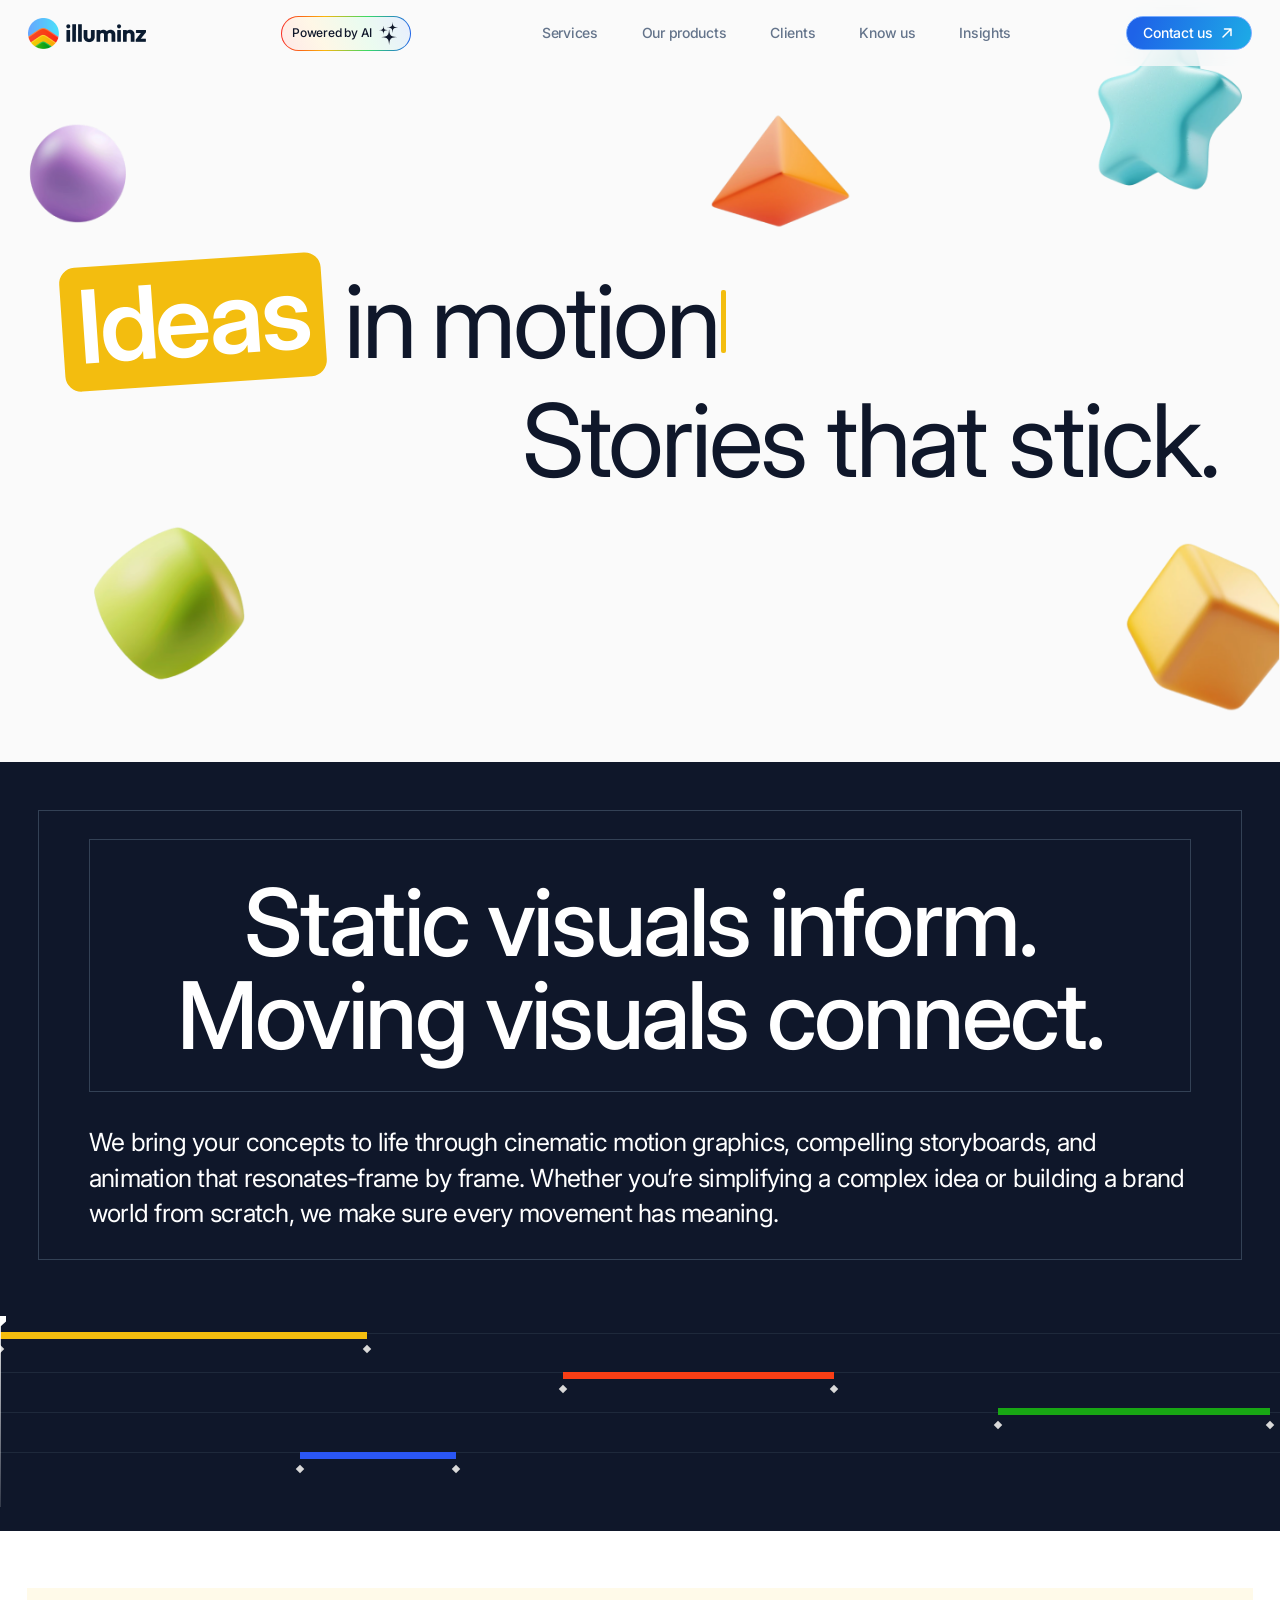
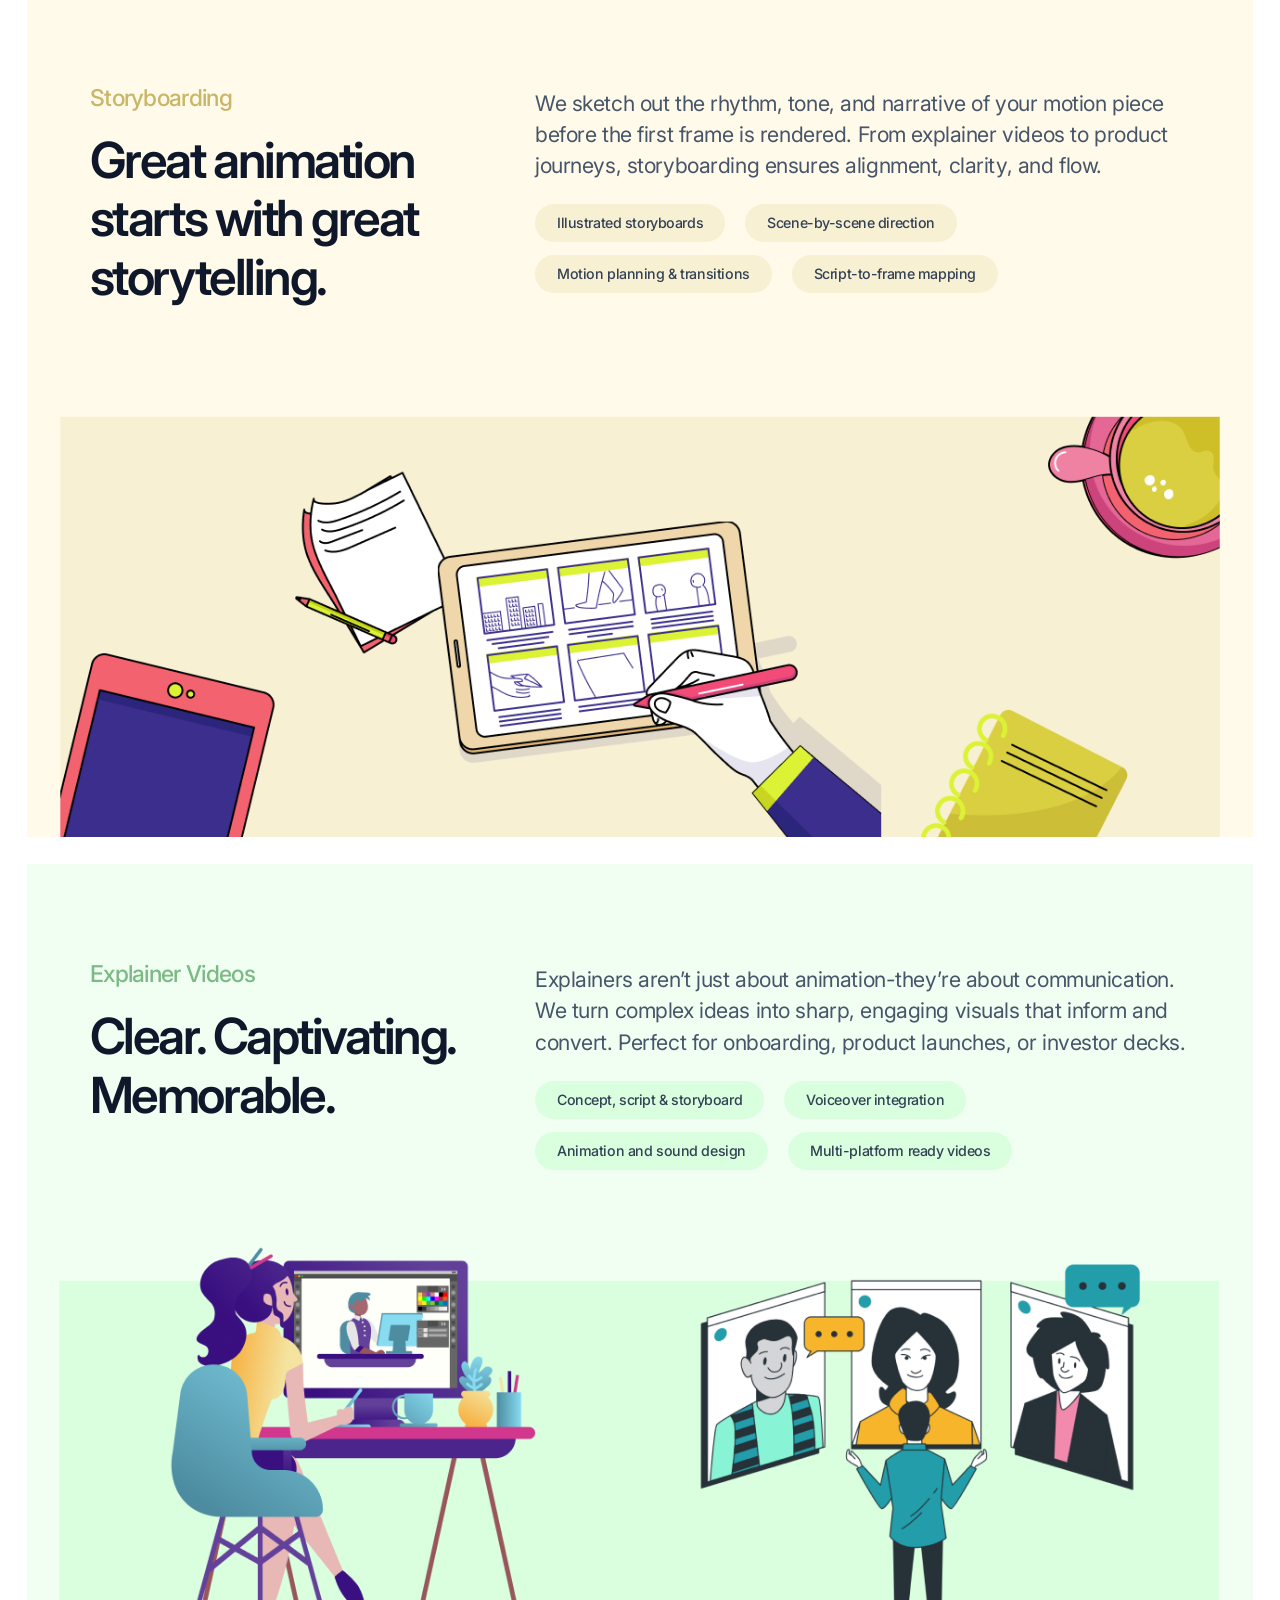
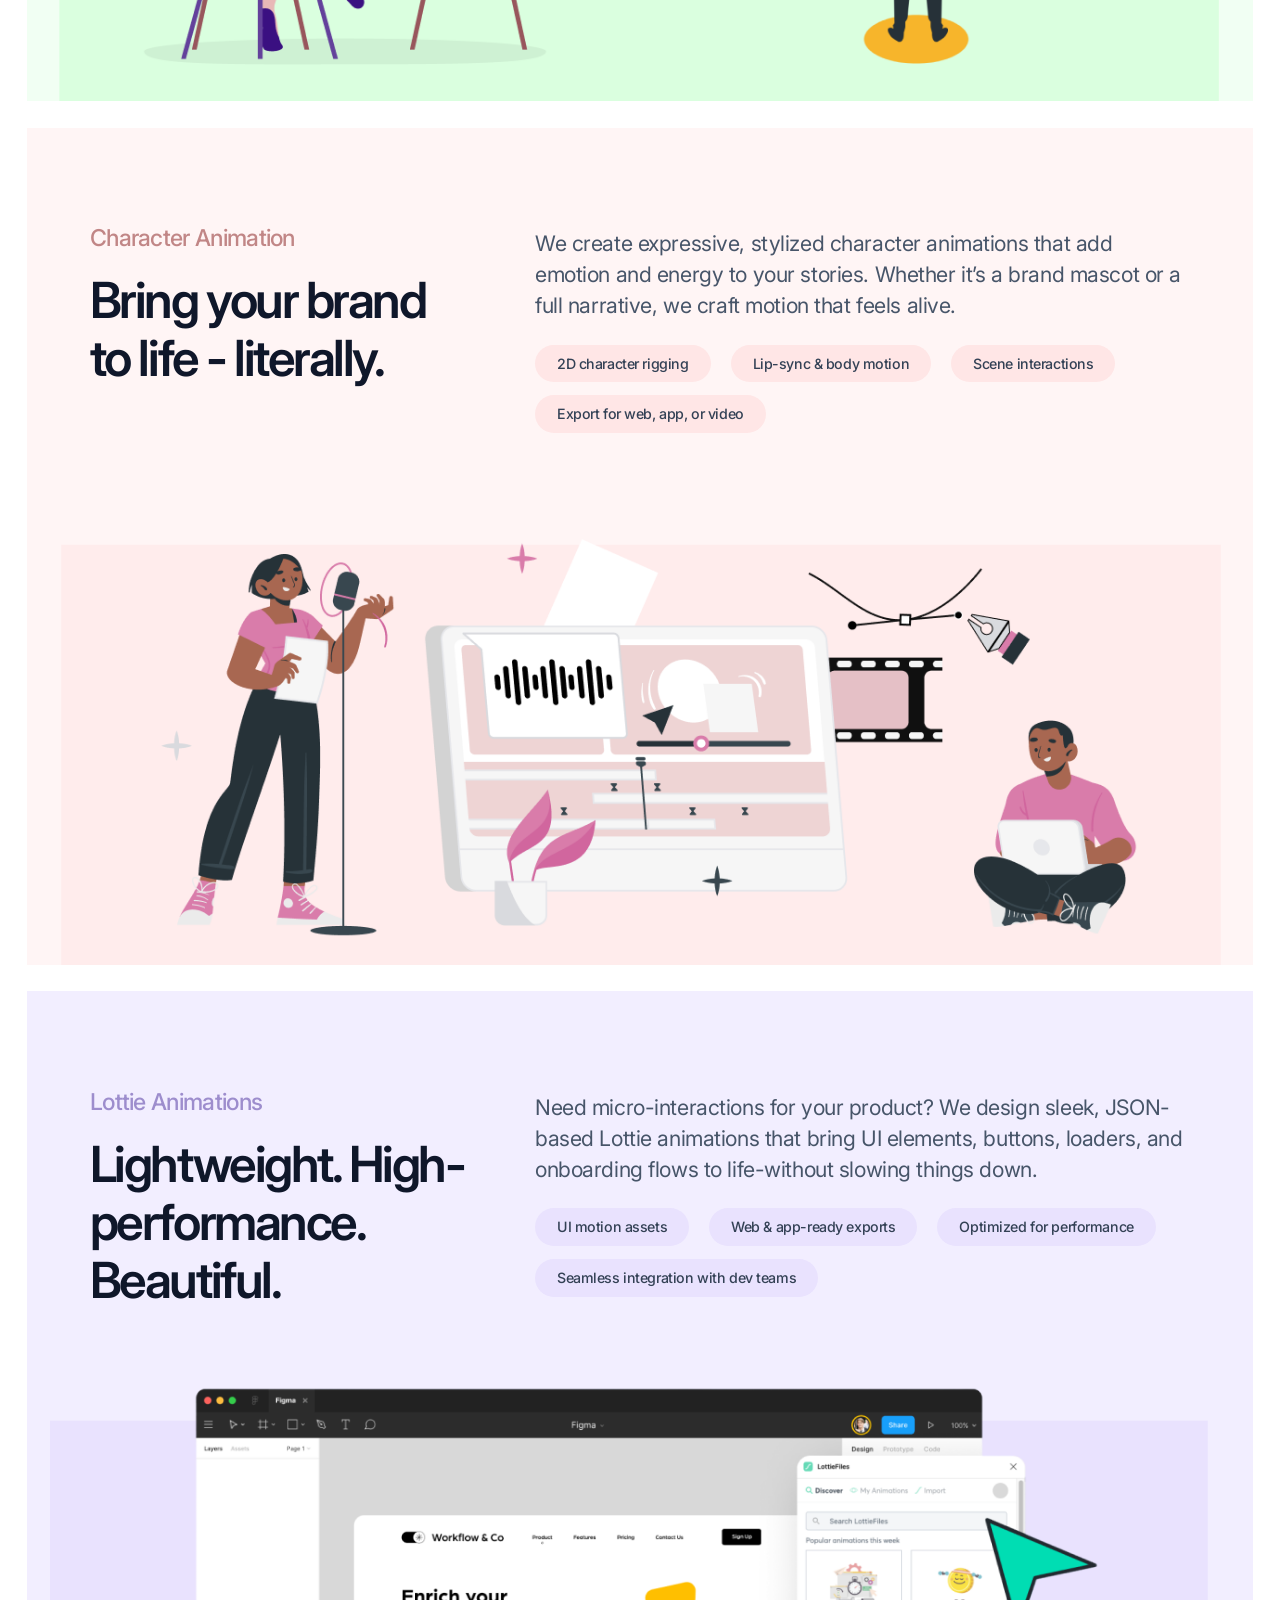
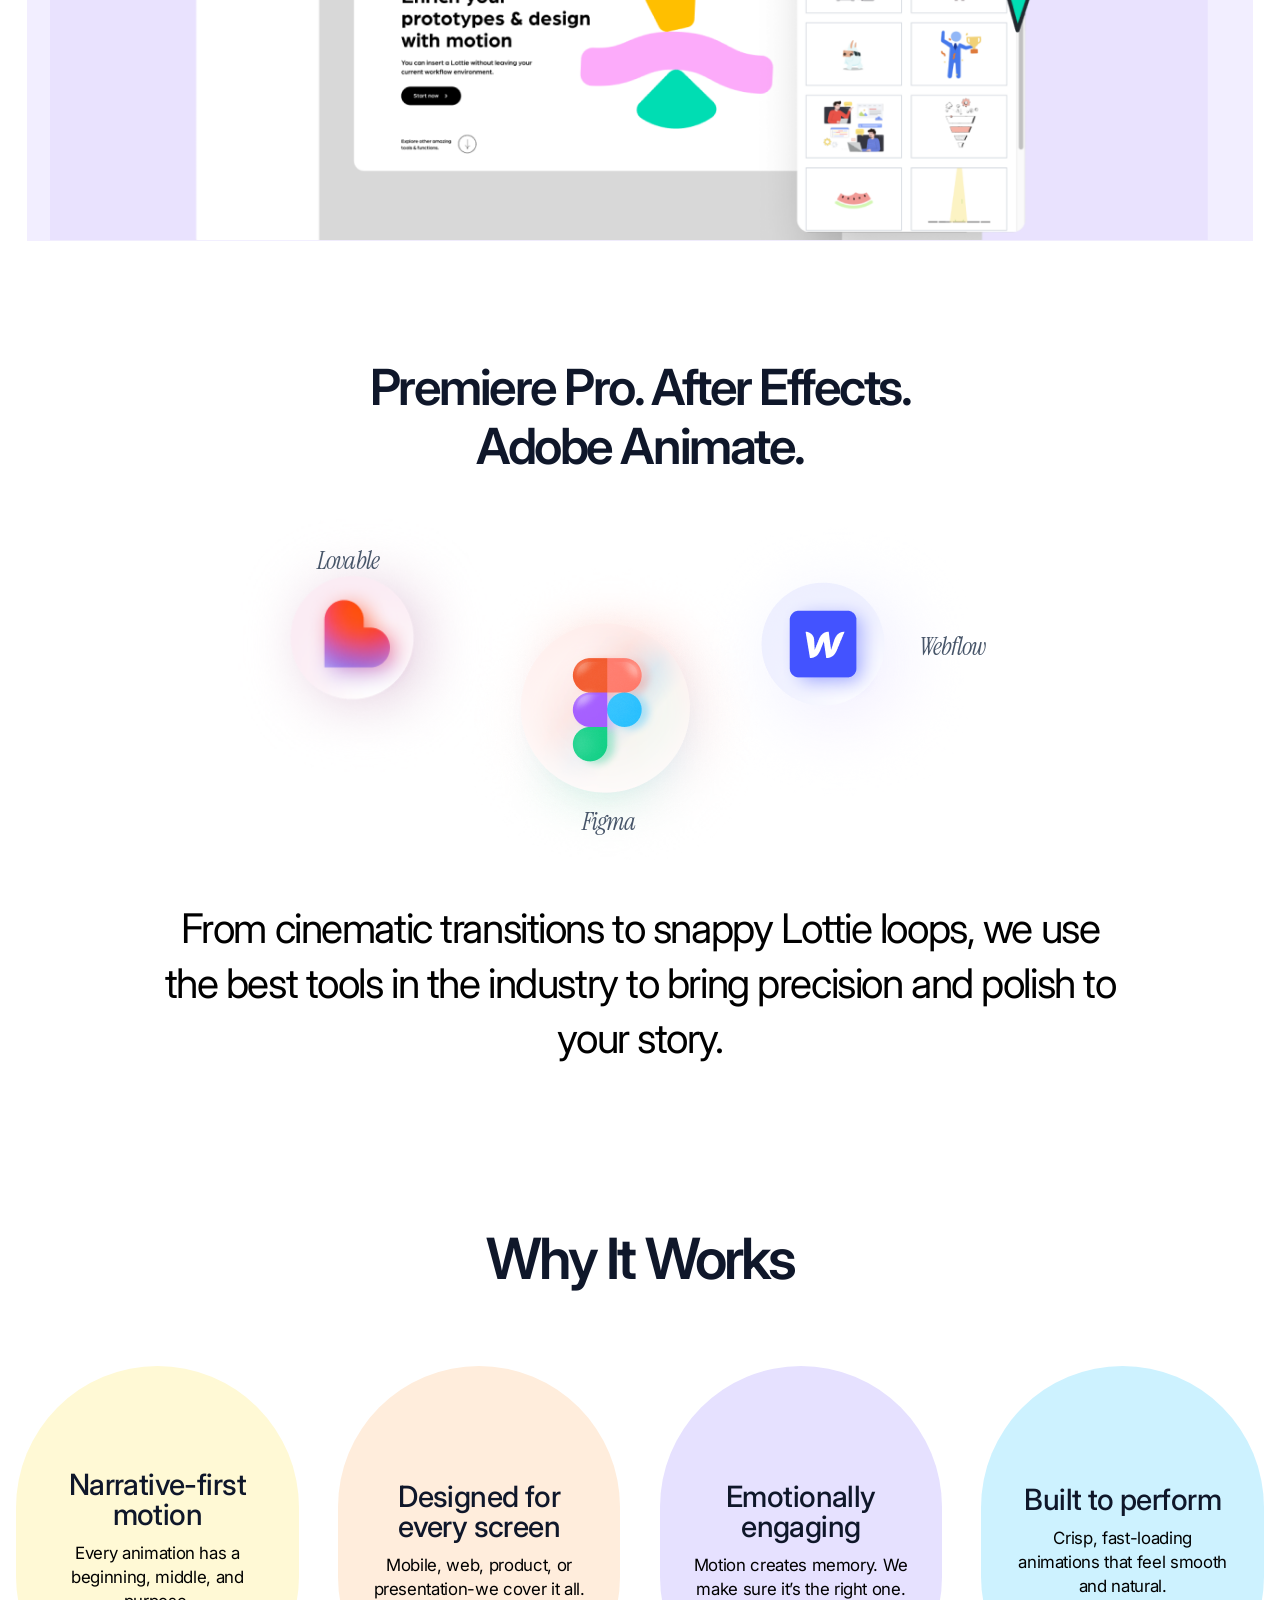
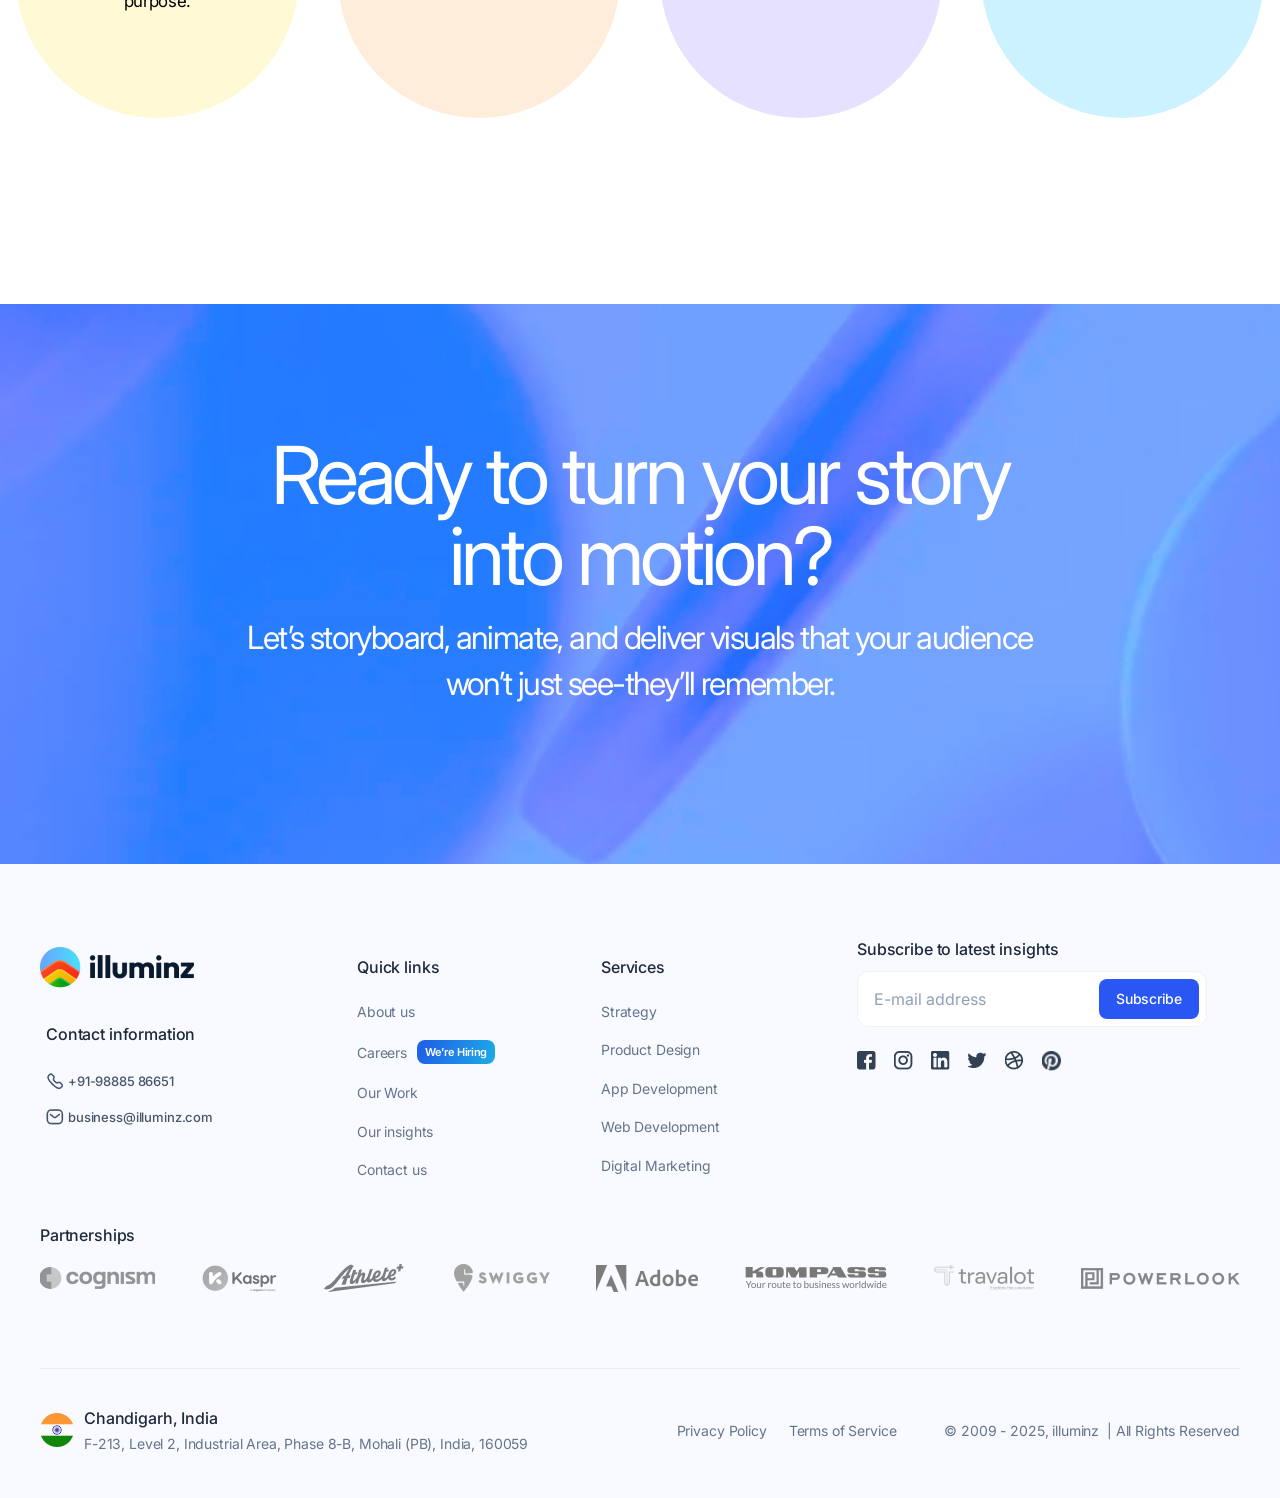
<file: index.html>
<!DOCTYPE html>
<html lang="en">
<head>
  <meta charset="UTF-8" />
  <meta name="viewport" content="width=device-width, initial-scale=1.0" />
  <title>Motion Graphics &amp; Storyboarding | illuminz</title>
  <meta name="description" content="Cinematic motion graphics, storyboards, explainer videos, character and Lottie animations by illuminz." />
  <link rel="preconnect" href="https://fonts.googleapis.com" />
  <link rel="preconnect" href="https://fonts.gstatic.com" crossorigin />
  <!-- Graphik is the design font (licensed). Inter is the free fallback; Instrument Serif stands in for "Metal". -->
  <link href="https://fonts.googleapis.com/css2?family=Inter:wght@400;500;600&family=Instrument+Serif:ital@1&display=swap" rel="stylesheet" />
  <link rel="stylesheet" href="styles.css" />
  <script>document.documentElement.classList.add("js")</script>
</head>
<body>

  <!-- ================= HEADER ================= -->
  <header class="site-header" id="top">
    <div class="header-inner">
      <a href="#" class="logo" aria-label="illuminz home">
        <img src="assets/brand/logo.png" alt="illuminz" width="122" height="31" />
      </a>

      <span class="ai-badge">Powered by AI <img src="assets/brand/sparkle.png" alt="" width="23" height="23" /></span>

      <button class="nav-toggle" aria-label="Open menu" aria-expanded="false" aria-controls="primary-nav">
        <span></span><span></span><span></span>
      </button>

      <nav id="primary-nav" class="primary-nav" aria-label="Primary">
        <ul>
          <li><a href="#">Services</a></li>
          <li><a href="#">Our products</a></li>
          <li><a href="#">Clients</a></li>
          <li><a href="#">Know us</a></li>
          <li><a href="#">Insights</a></li>
        </ul>
        <a href="#contact" class="btn-contact">Contact us
          <svg width="20" height="20" viewBox="0 0 20 20" fill="none" aria-hidden="true"><path d="M6 14 14 6M7.5 6H14v6.5" stroke="currentColor" stroke-width="1.5" stroke-linecap="round" stroke-linejoin="round"/></svg>
        </a>
      </nav>
    </div>
  </header>

  <main>

    <!-- ================= HERO ================= -->
    <section class="hero" aria-labelledby="hero-title">
      <div class="hero-shapes" aria-hidden="true">
        <img class="shape shape--sphere"  data-depth="0.6" src="assets/hero/sphere-purple.png"  alt="" width="176" height="176" />
        <img class="shape shape--pyramid" data-depth="0.9" src="assets/hero/pyramid-orange.png" alt="" width="214" height="214" />
        <img class="shape shape--star"    data-depth="0.5" src="assets/hero/star-teal.png"      alt="" width="261" height="261" />
        <img class="shape shape--blob"    data-depth="0.8" src="assets/hero/blob-green.png"     alt="" width="313" height="313" />
        <img class="shape shape--cube"    data-depth="0.4" src="assets/hero/cube-yellow.png"    alt="" width="228" height="295" />
      </div>

      <h1 class="hero-title" id="hero-title">
        <span class="hero-line hero-line--1">
          <span class="ideas"><span>Ideas</span></span>
          <span class="hero-word">in</span>
          <span class="typed" data-words="motion">
            <span class="caret" aria-hidden="true"></span><span class="typed-text">mot</span>
          </span>
        </span>
        <span class="hero-line hero-line--2">Stories that stick.</span>
      </h1>
    </section>

    <!-- ================= INTRO (DARK) ================= -->
    <section class="intro" aria-labelledby="intro-title">
      <div class="intro-frame">
        <div class="intro-box">
          <h2 class="intro-title" id="intro-title" data-reveal>
            <span class="intro-line">Static visuals <span class="nb"><span class="swap">inform</span>.</span></span>
            <span class="intro-line">Moving visuals <span class="nb"><span class="swap swap--2">connect</span>.</span></span>
          </h2>
        </div>
        <p class="intro-text" data-reveal>
          We bring your concepts to life through cinematic motion graphics, compelling storyboards, and animation
          that resonates-frame by frame. Whether you’re simplifying a complex idea or building a brand world from
          scratch, we make sure every movement has meaning.
        </p>
      </div>

      <!-- Timeline: clips glide along tracks while the playhead sweeps across -->
      <div class="timeline" aria-hidden="true">
        <span class="track"></span><span class="track"></span><span class="track"></span><span class="track"></span>
        <span class="clip clip--yellow"><i></i><i></i></span>
        <span class="clip clip--red"><i></i><i></i></span>
        <span class="clip clip--green"><i></i><i></i></span>
        <span class="clip clip--blue"><i></i><i></i></span>
        <span class="playhead"></span>
      </div>
    </section>

    <!-- ================= SERVICES ================= -->
    <section class="services" aria-label="Services">

      <article class="service service--yellow" data-reveal>
        <div class="service-head">
          <div class="service-intro">
            <p class="eyebrow">Storyboarding</p>
            <h3 class="service-title">Great animation starts with great storytelling.</h3>
          </div>
          <div class="service-body">
            <p class="service-text">We sketch out the rhythm, tone, and narrative of your motion piece before the first frame is rendered. From explainer videos to product journeys, storyboarding ensures alignment, clarity, and flow.</p>
            <ul class="tags">
              <li>Illustrated storyboards</li>
              <li>Scene-by-scene direction</li>
              <li>Motion planning &amp; transitions</li>
              <li>Script-to-frame mapping</li>
            </ul>
          </div>
        </div>
        <figure class="service-media">
          <img src="assets/services/storyboarding.png" alt="Illustration of a hand sketching storyboard frames on a tablet, surrounded by a notebook, phone and coffee" width="1380" height="498" loading="lazy" />
        </figure>
      </article>

      <article class="service service--green" data-reveal>
        <div class="service-head">
          <div class="service-intro">
            <p class="eyebrow">Explainer Videos</p>
            <h3 class="service-title">Clear. Captivating. Memorable.</h3>
          </div>
          <div class="service-body">
            <p class="service-text">Explainers aren’t just about animation-they’re about communication. We turn complex ideas into sharp, engaging visuals that inform and convert. Perfect for onboarding, product launches, or investor decks.</p>
            <ul class="tags">
              <li>Concept, script &amp; storyboard</li>
              <li>Voiceover integration</li>
              <li>Animation and sound design</li>
              <li>Multi-platform ready videos</li>
            </ul>
          </div>
        </div>
        <figure class="service-media">
          <img src="assets/services/explainer-videos.png" alt="Illustration of a designer editing a video at her desk and a presenter in front of video-call portraits" width="1380" height="498" loading="lazy" />
        </figure>
      </article>

      <article class="service service--pink" data-reveal>
        <div class="service-head">
          <div class="service-intro">
            <p class="eyebrow">Character Animation</p>
            <h3 class="service-title">Bring your brand to life - literally.</h3>
          </div>
          <div class="service-body">
            <p class="service-text">We create expressive, stylized character animations that add emotion and energy to your stories. Whether it’s a brand mascot or a full narrative, we craft motion that feels alive.</p>
            <ul class="tags">
              <li>2D character rigging</li>
              <li>Lip-sync &amp; body motion</li>
              <li>Scene interactions</li>
              <li>Export for web, app, or video</li>
            </ul>
          </div>
        </div>
        <figure class="service-media">
          <img src="assets/services/character-animation.png" alt="Illustration of a voice artist at a microphone and an animator editing a character timeline on a laptop" width="1380" height="498" loading="lazy" />
        </figure>
      </article>

      <article class="service service--purple" data-reveal>
        <div class="service-head">
          <div class="service-intro">
            <p class="eyebrow">Lottie Animations</p>
            <h3 class="service-title">Lightweight. High-performance. Beautiful.</h3>
          </div>
          <div class="service-body">
            <p class="service-text">Need micro-interactions for your product? We design sleek, JSON-based Lottie animations that bring UI elements, buttons, loaders, and onboarding flows to life-without slowing things down.</p>
            <ul class="tags">
              <li>UI motion assets</li>
              <li>Web &amp; app-ready exports</li>
              <li>Optimized for performance</li>
              <li>Seamless integration with dev teams</li>
            </ul>
          </div>
        </div>
        <figure class="service-media">
          <img src="assets/services/lottie-animations.png" alt="Figma editor with the LottieFiles plugin open beside a prototype that says Enrich your prototypes and design with motion" width="1380" height="499" loading="lazy" />
        </figure>
      </article>

    </section>

    <!-- ================= TOOLS ================= -->
    <section class="tools" aria-labelledby="tools-title">
      <h2 class="section-title tools-title" id="tools-title" data-reveal>Premiere Pro. After Effects. Adobe Animate.</h2>

      <div class="tool-stage" data-reveal>
        <figure class="tool tool--lovable">
          <img src="assets/tools/lovable.png" alt="" width="400" height="280" />
          <figcaption>Lovable</figcaption>
        </figure>
        <figure class="tool tool--figma">
          <img src="assets/tools/figma.png" alt="" width="310" height="310" />
          <figcaption>Figma</figcaption>
        </figure>
        <figure class="tool tool--webflow">
          <img src="assets/tools/webflow.png" alt="" width="330" height="353" />
          <figcaption>Webflow</figcaption>
        </figure>
      </div>

      <p class="tools-text" data-reveal>From cinematic transitions to snappy Lottie loops, we use the best tools in the industry to bring precision and polish to your story.</p>
    </section>

    <!-- ================= WHY IT WORKS ================= -->
    <section class="why" aria-labelledby="why-title">
      <h2 class="section-title why-title" id="why-title" data-reveal>Why It Works</h2>
      <ul class="why-grid">
        <li class="pill pill--yellow" data-reveal>
          <h3>Narrative-first motion</h3>
          <p>Every animation has a beginning, middle, and purpose.</p>
        </li>
        <li class="pill pill--peach" data-reveal>
          <h3>Designed for every screen</h3>
          <p>Mobile, web, product, or presentation-we cover it all.</p>
        </li>
        <li class="pill pill--lilac" data-reveal>
          <h3>Emotionally engaging</h3>
          <p>Motion creates memory. We make sure it’s the right one.</p>
        </li>
        <li class="pill pill--sky" data-reveal>
          <h3>Built to perform</h3>
          <p>Crisp, fast-loading animations that feel smooth and natural.</p>
        </li>
      </ul>
    </section>

    <!-- ================= CTA ================= -->
    <section class="cta" id="contact" aria-labelledby="cta-title">
      <div class="cta-bg" aria-hidden="true"></div>
      <div class="cta-inner">
        <h2 class="cta-title" id="cta-title" data-reveal>Ready to turn your story into motion?</h2>
        <p class="cta-text" data-reveal>Let’s storyboard, animate, and deliver visuals that your audience won’t just see-they’ll remember.</p>
      </div>
    </section>

  </main>

  <!-- ================= FOOTER ================= -->
  <footer class="site-footer">
    <div class="footer-inner">
      <div class="footer-top">
        <div class="footer-brand">
          <a href="#" class="footer-logo" aria-label="illuminz home">
            <img src="assets/brand/logo-footer.png" alt="illuminz" width="154" height="41" />
          </a>
          <p class="footer-heading">Contact information</p>
          <ul class="contact-list">
            <li><img src="assets/icons/call.png" alt="" width="18" height="18" /><a href="tel:+919888586651">+91-98885 86651</a></li>
            <li><img src="assets/icons/message.png" alt="" width="18" height="18" /><a href="mailto:business@illuminz.com">business@illuminz.com</a></li>
          </ul>
        </div>

        <nav class="footer-col" aria-label="Quick links">
          <p class="footer-heading">Quick links</p>
          <ul>
            <li><a href="#">About us</a></li>
            <li><a href="#">Careers</a> <span class="badge">We’re Hiring</span></li>
            <li><a href="#">Our Work</a></li>
            <li><a href="#">Our insights</a></li>
            <li><a href="#">Contact us</a></li>
          </ul>
        </nav>

        <nav class="footer-col" aria-label="Services">
          <p class="footer-heading">Services</p>
          <ul>
            <li><a href="#">Strategy</a></li>
            <li><a href="#">Product Design</a></li>
            <li><a href="#">App Development</a></li>
            <li><a href="#">Web Development</a></li>
            <li><a href="#">Digital Marketing</a></li>
          </ul>
        </nav>

        <div class="footer-subscribe">
          <p class="footer-heading">Subscribe to latest insights</p>
          <form class="subscribe-form" action="#" onsubmit="event.preventDefault()">
            <label for="email" class="sr-only">E-mail address</label>
            <input id="email" type="email" placeholder="E-mail address" autocomplete="email" required />
            <button type="submit">Subscribe</button>
          </form>
          <ul class="socials" aria-label="Social links">
            <li><a href="#" aria-label="Facebook"><img src="assets/icons/facebook.png" alt="" width="19" height="19" /></a></li>
            <li><a href="#" aria-label="Instagram"><img src="assets/icons/instagram.png" alt="" width="19" height="19" /></a></li>
            <li><a href="#" aria-label="LinkedIn"><img src="assets/icons/linkedin.png" alt="" width="19" height="19" /></a></li>
            <li><a href="#" aria-label="Twitter"><img src="assets/icons/twitter.png" alt="" width="19" height="19" /></a></li>
            <li><a href="#" aria-label="Dribbble"><img src="assets/icons/dribbble.png" alt="" width="19" height="19" /></a></li>
            <li><a href="#" aria-label="Pinterest"><img src="assets/icons/pinterest.png" alt="" width="19" height="19" /></a></li>
          </ul>
        </div>
      </div>

      <div class="partners">
        <p class="footer-heading">Partnerships</p>
        <div class="partner-track">
          <ul class="partner-logos">
            <li><img src="assets/partners/cognism.png" alt="Cognism" width="115" height="22" /></li>
            <li><img src="assets/partners/kaspr.png" alt="Kaspr" width="75" height="27" /></li>
            <li><img src="assets/partners/athlete.png" alt="Athlete+" width="83" height="28" /></li>
            <li><img src="assets/partners/swiggy.png" alt="Swiggy" width="96" height="28" /></li>
            <li><img src="assets/partners/adobe.png" alt="Adobe" width="102" height="27" /></li>
            <li><img src="assets/partners/kompass.png" alt="Kompass" width="142" height="24" /></li>
            <li><img src="assets/partners/travalot.png" alt="Travalot" width="100" height="26" /></li>
            <li><img src="assets/partners/powerlook.png" alt="Powerlook" width="159" height="21" /></li>
          </ul>
        </div>
      </div>

      <div class="footer-bottom">
        <div class="address">
          <img src="assets/icons/flag-india.png" alt="" width="34" height="34" />
          <div>
            <strong>Chandigarh, India</strong>
            <p>F-213, Level 2, Industrial Area, Phase 8-B, Mohali (PB), India, 160059</p>
          </div>
        </div>
        <ul class="legal">
          <li><a href="#">Privacy Policy</a></li>
          <li><a href="#">Terms of Service</a></li>
        </ul>
        <p class="copyright">© 2009 - 2025, illuminz&nbsp; | All Rights Reserved</p>
      </div>
    </div>
  </footer>

  <script src="script.js" defer></script>
</body>
</html>
</file>
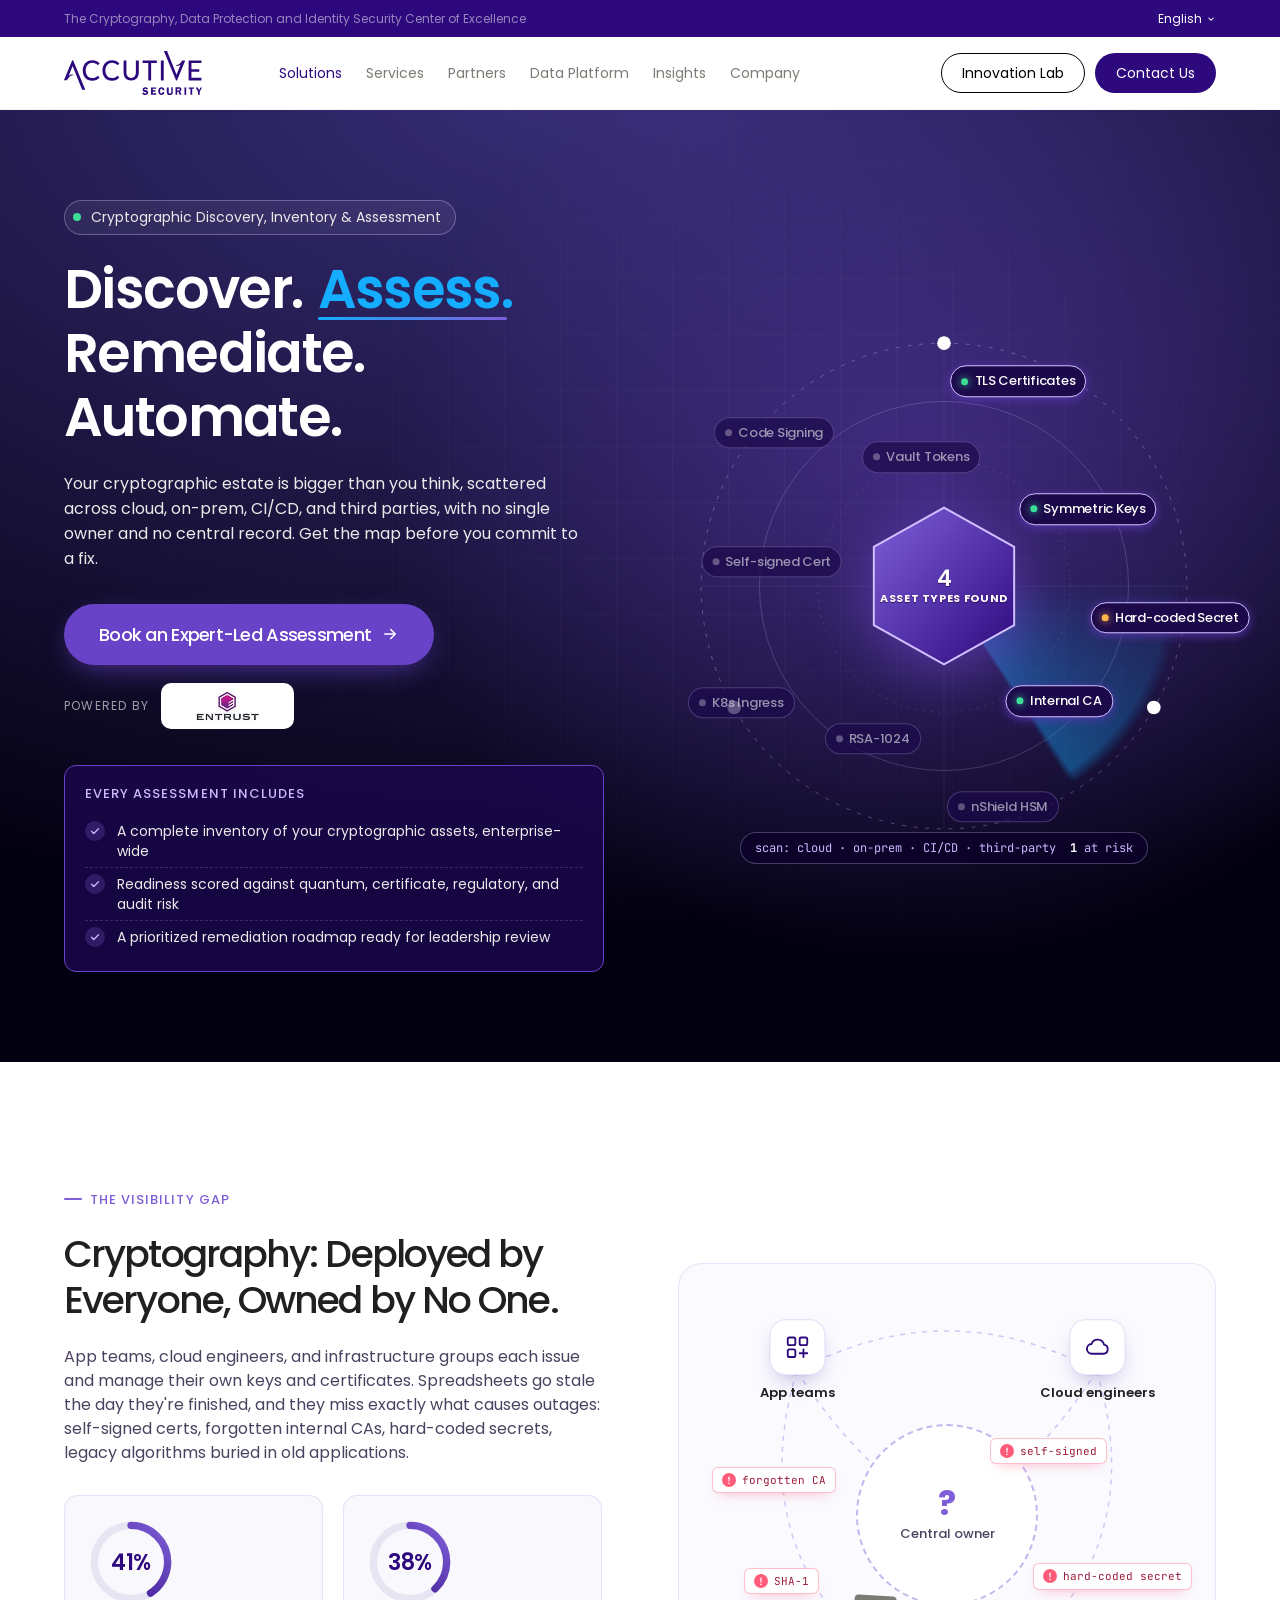
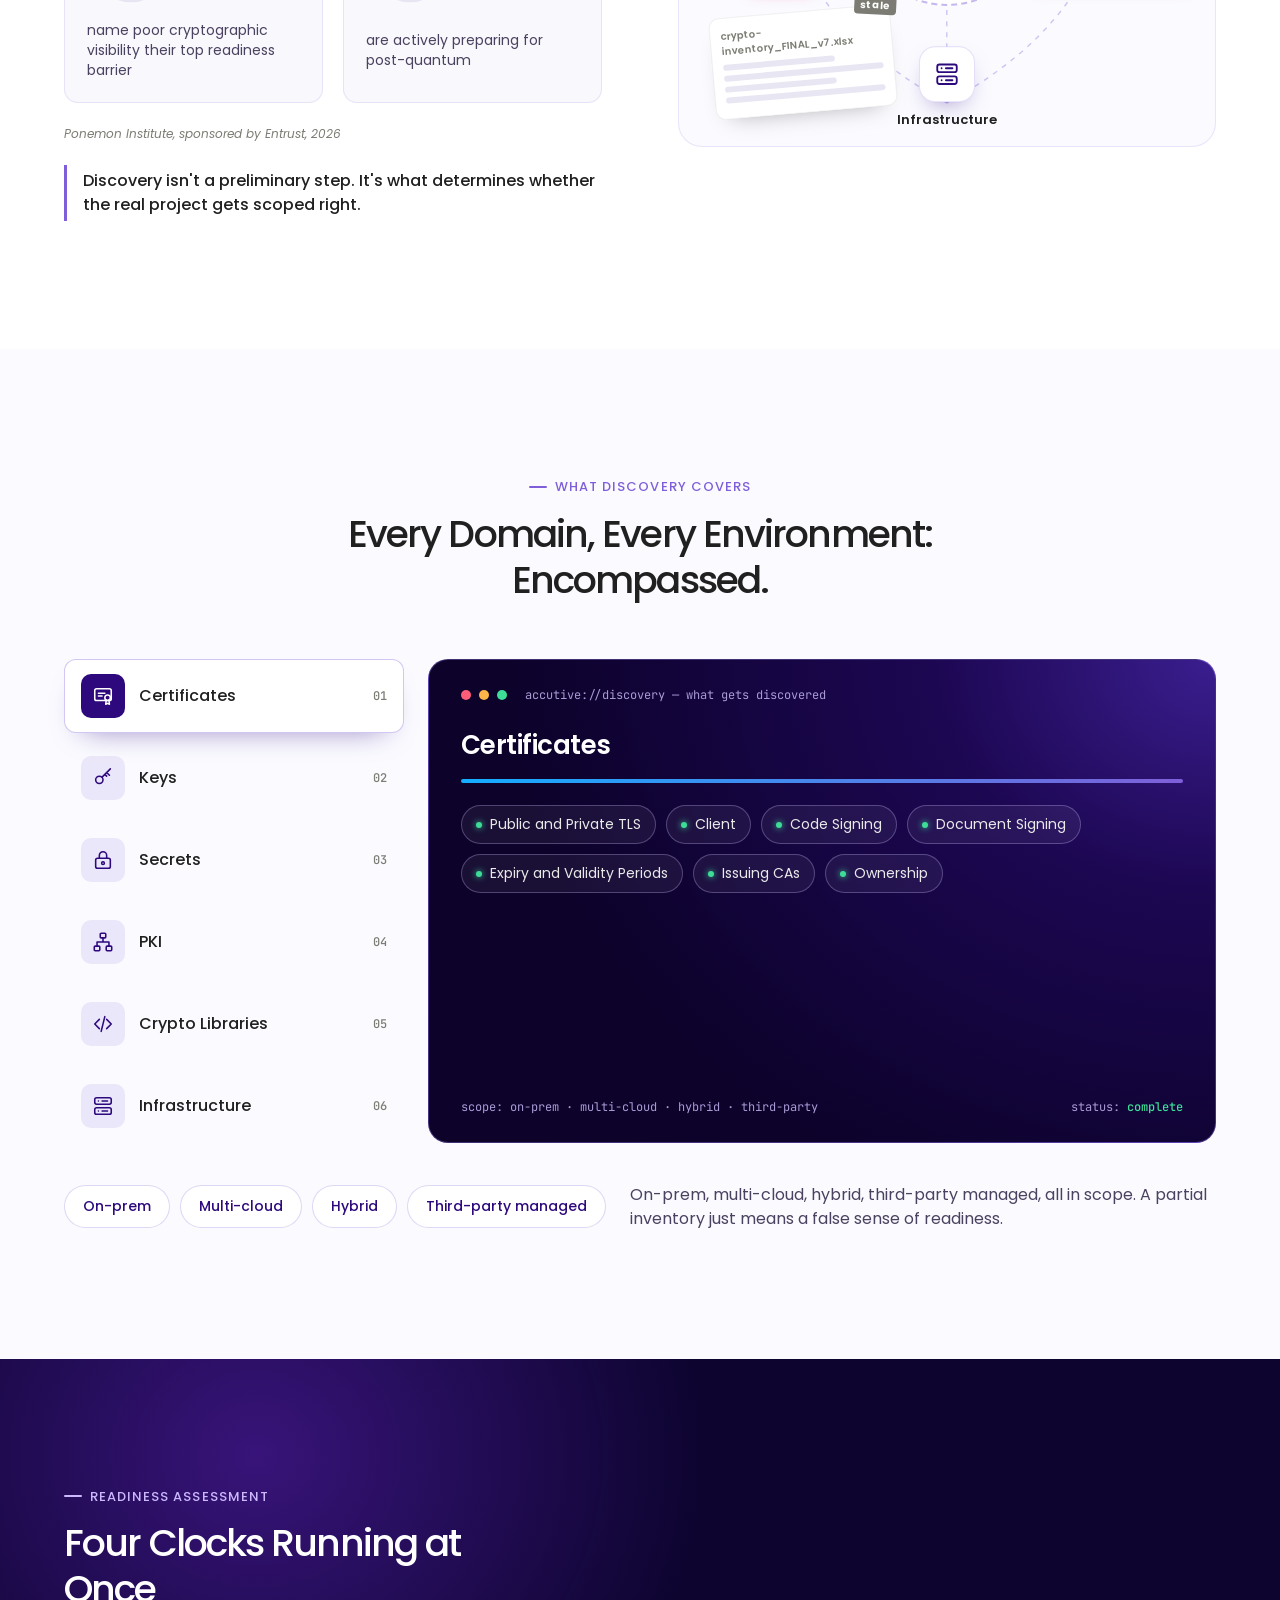
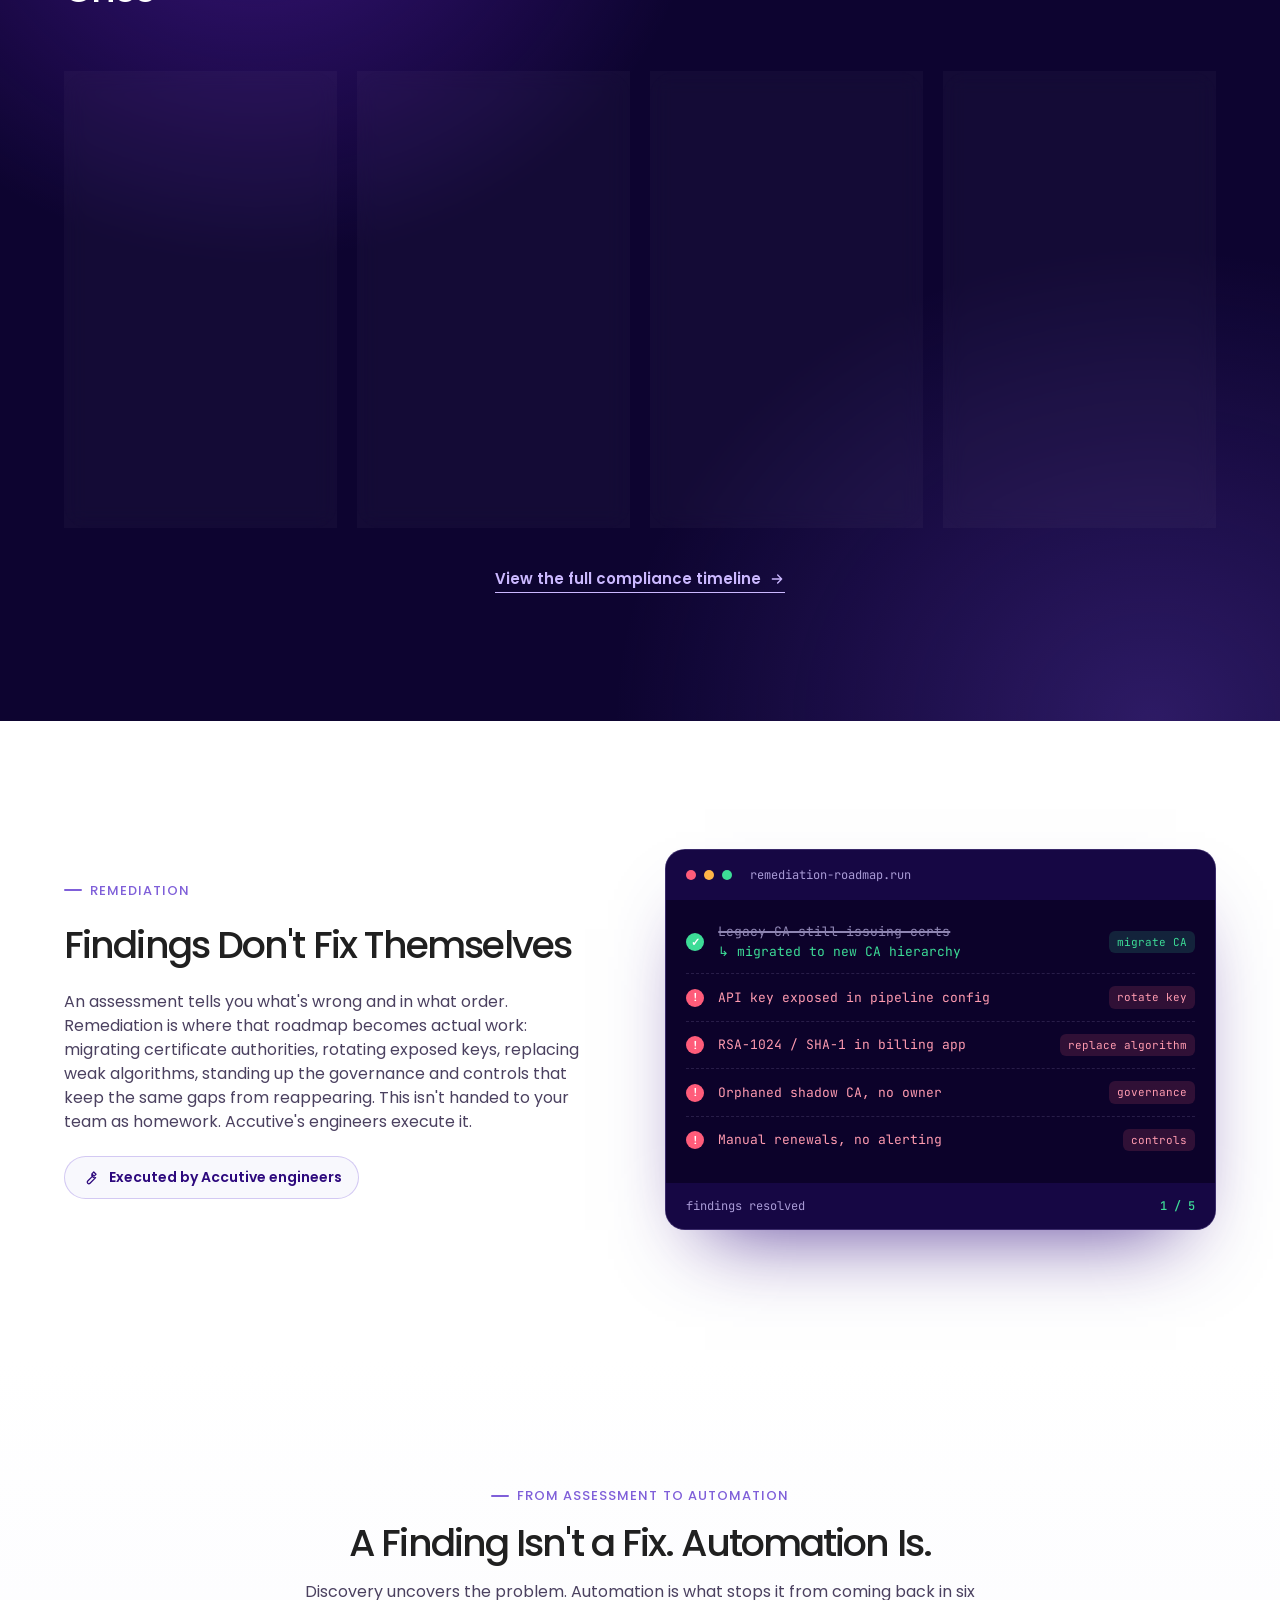
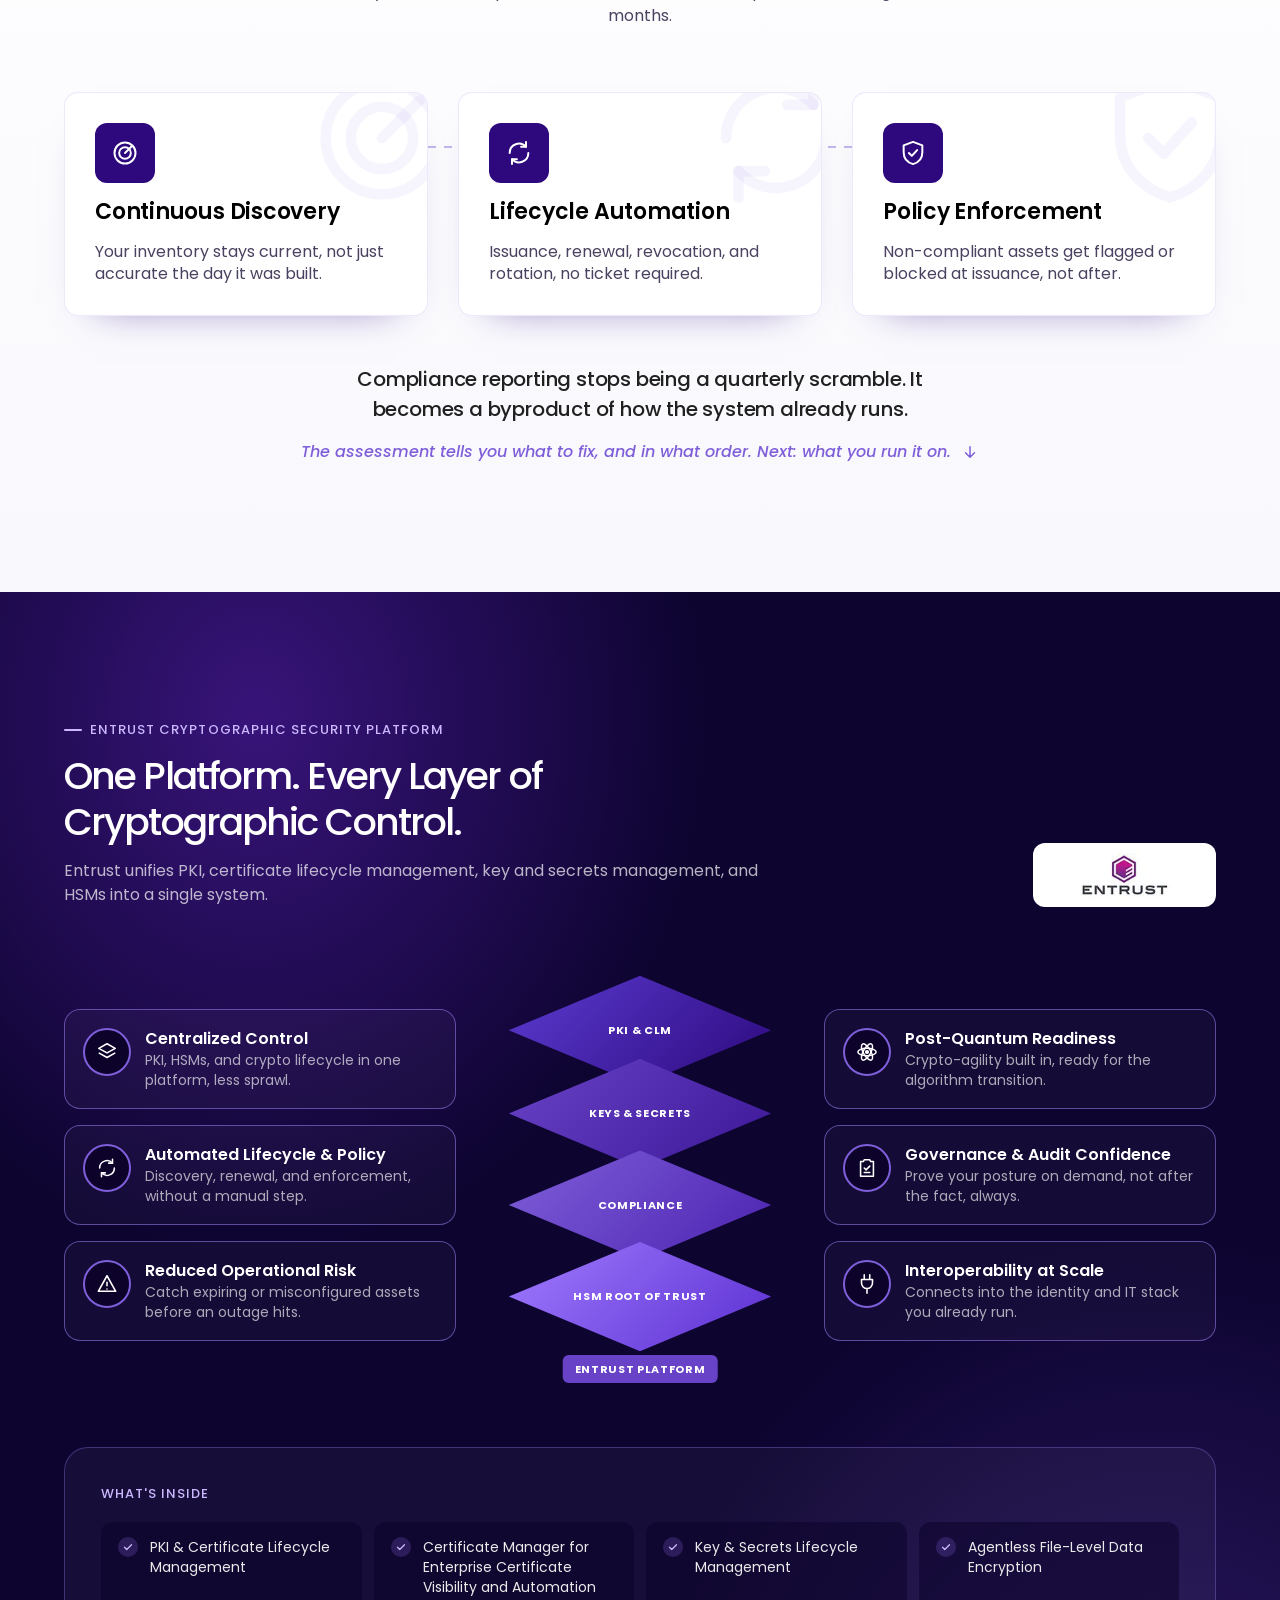
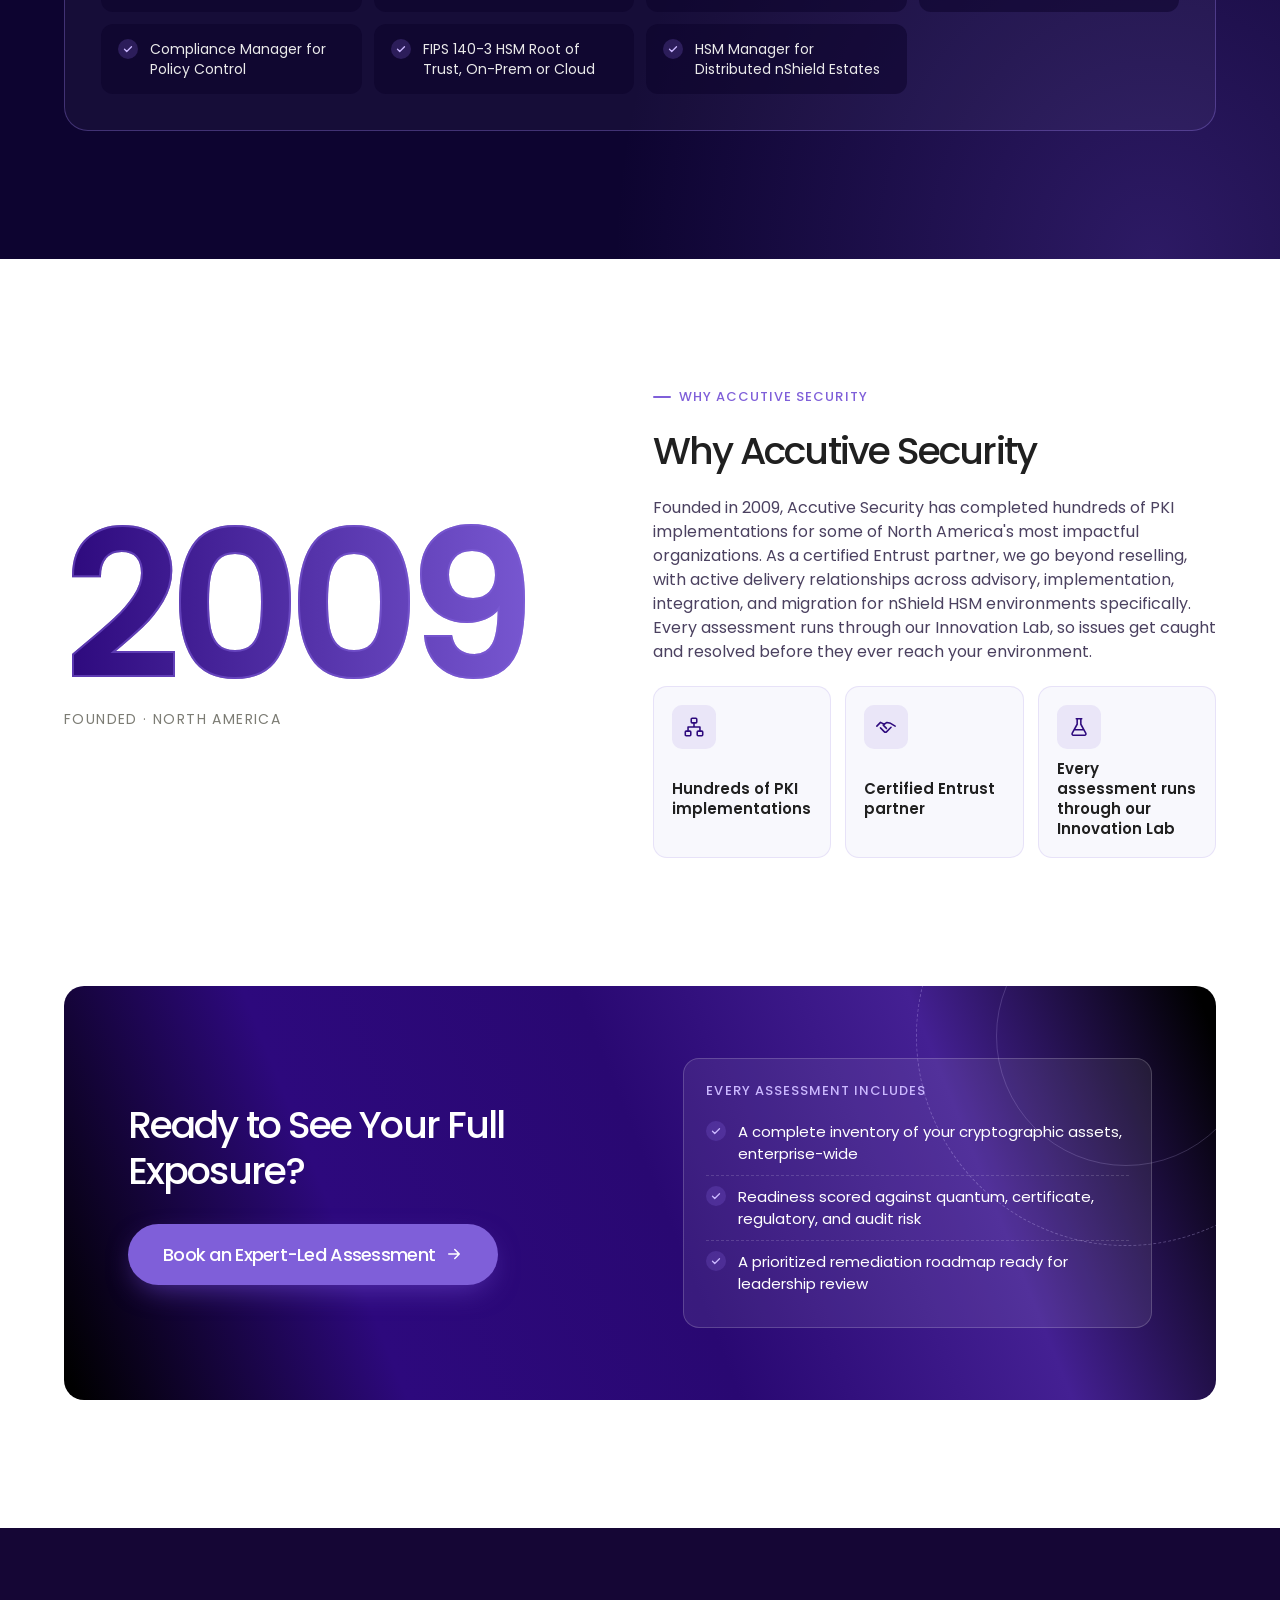
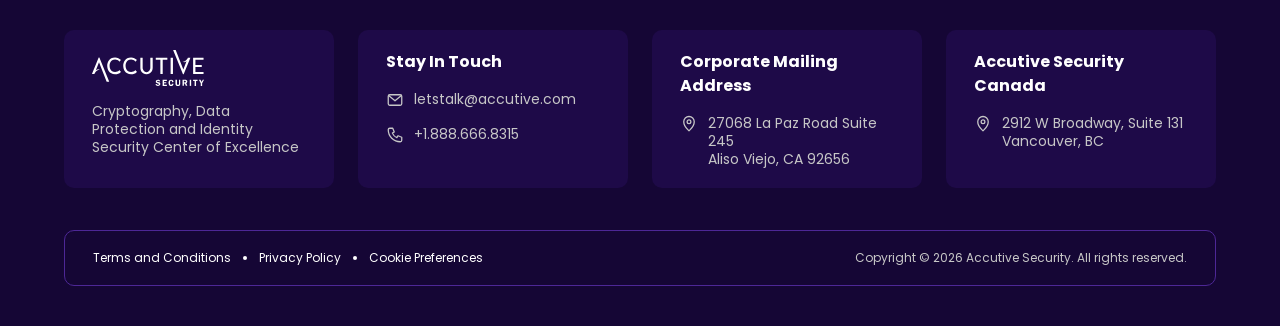
<file: accutive-crypto-discovery/index.html>
<!DOCTYPE html>
<html lang="en">
<head>
  <meta charset="UTF-8" />
  <meta name="viewport" content="width=device-width, initial-scale=1.0" />
  <title>Cryptography, HSM Discovery, Inventory &amp; Assessment | Accutive Security</title>
  <meta name="description" content="Discover. Assess. Remediate. Automate. Expert-led cryptographic discovery, inventory and readiness assessment, powered by Entrust." />
  <link rel="preconnect" href="https://fonts.googleapis.com" />
  <link rel="preconnect" href="https://fonts.gstatic.com" crossorigin />
  <link href="https://fonts.googleapis.com/css2?family=Poppins:ital,wght@0,400;0,500;0,600;0,700;1,400;1,500&family=JetBrains+Mono:wght@400;500&display=swap" rel="stylesheet" />
  <link rel="stylesheet" href="acs.css" />
  <script>document.documentElement.classList.add("js")</script>
</head>
<body>

<!-- Icon sprite -->
<svg width="0" height="0" style="position:absolute" aria-hidden="true">
  <defs>
    <linearGradient id="ringGrad" x1="0" y1="0" x2="1" y2="1"><stop offset="0" stop-color="#2d097d"/><stop offset="1" stop-color="#7f5fd9"/></linearGradient>
  </defs>
  <symbol id="i-arrow" viewBox="0 0 24 24"><path d="M5 12h14M13 6l6 6-6 6" fill="none" stroke="currentColor" stroke-width="2" stroke-linecap="round" stroke-linejoin="round"/></symbol>
  <symbol id="i-check" viewBox="0 0 24 24"><path d="M5 12.5l4.5 4.5L19 7.5" fill="none" stroke="currentColor" stroke-width="2.6" stroke-linecap="round" stroke-linejoin="round"/></symbol>
  <symbol id="i-cert" viewBox="0 0 24 24"><g fill="none" stroke="currentColor" stroke-width="1.7" stroke-linecap="round" stroke-linejoin="round"><rect x="3" y="4" width="18" height="13" rx="2"/><path d="M7 9h7M7 12h4"/><circle cx="17" cy="14" r="3"/><path d="M15.5 16.5L15 21l2-1 2 1-.5-4.5"/></g></symbol>
  <symbol id="i-key" viewBox="0 0 24 24"><g fill="none" stroke="currentColor" stroke-width="1.7" stroke-linecap="round" stroke-linejoin="round"><circle cx="8" cy="14" r="4"/><path d="M11 11l9-9M16 6l3 3M14 8l2 2"/></g></symbol>
  <symbol id="i-secret" viewBox="0 0 24 24"><g fill="none" stroke="currentColor" stroke-width="1.7" stroke-linecap="round" stroke-linejoin="round"><rect x="4" y="10" width="16" height="11" rx="2"/><path d="M8 10V7a4 4 0 0 1 8 0v3"/><circle cx="12" cy="15.5" r="1.5"/></g></symbol>
  <symbol id="i-pki" viewBox="0 0 24 24"><g fill="none" stroke="currentColor" stroke-width="1.7" stroke-linecap="round" stroke-linejoin="round"><rect x="9" y="2.5" width="6" height="5" rx="1"/><rect x="2.5" y="16.5" width="6" height="5" rx="1"/><rect x="15.5" y="16.5" width="6" height="5" rx="1"/><path d="M12 7.5V12M5.5 16.5V12h13v4.5"/></g></symbol>
  <symbol id="i-code" viewBox="0 0 24 24"><g fill="none" stroke="currentColor" stroke-width="1.7" stroke-linecap="round" stroke-linejoin="round"><path d="M8 7l-5 5 5 5M16 7l5 5-5 5M14 4l-4 16"/></g></symbol>
  <symbol id="i-server" viewBox="0 0 24 24"><g fill="none" stroke="currentColor" stroke-width="1.7" stroke-linecap="round" stroke-linejoin="round"><rect x="3" y="3" width="18" height="7" rx="2"/><rect x="3" y="14" width="18" height="7" rx="2"/><path d="M7 6.5h.01M7 17.5h.01M11 6.5h6M11 17.5h6"/></g></symbol>
  <symbol id="i-app" viewBox="0 0 24 24"><g fill="none" stroke="currentColor" stroke-width="1.7" stroke-linecap="round" stroke-linejoin="round"><rect x="3" y="3" width="7" height="7" rx="1.5"/><rect x="14" y="3" width="7" height="7" rx="1.5"/><rect x="3" y="14" width="7" height="7" rx="1.5"/><path d="M17.5 14v7M14 17.5h7"/></g></symbol>
  <symbol id="i-cloud" viewBox="0 0 24 24"><path d="M7 18a4.5 4.5 0 0 1-.5-9A6 6 0 0 1 18 9.5a4.3 4.3 0 0 1-.5 8.5z" fill="none" stroke="currentColor" stroke-width="1.7" stroke-linejoin="round"/></symbol>
  <symbol id="i-radar" viewBox="0 0 24 24"><g fill="none" stroke="currentColor" stroke-width="1.7" stroke-linecap="round"><circle cx="12" cy="12" r="9"/><circle cx="12" cy="12" r="5"/><path d="M12 12l6-6"/></g></symbol>
  <symbol id="i-cycle" viewBox="0 0 24 24"><g fill="none" stroke="currentColor" stroke-width="1.7" stroke-linecap="round" stroke-linejoin="round"><path d="M20 12a8 8 0 0 1-14 5.3M4 12A8 8 0 0 1 18 6.7"/><path d="M18 2.5v4.2h-4.2M6 21.5v-4.2h4.2"/></g></symbol>
  <symbol id="i-shield" viewBox="0 0 24 24"><g fill="none" stroke="currentColor" stroke-width="1.7" stroke-linecap="round" stroke-linejoin="round"><path d="M12 2.5l8 3v6c0 5-3.4 8.6-8 10-4.6-1.4-8-5-8-10v-6z"/><path d="M8.5 12l2.5 2.5 4.5-5"/></g></symbol>
  <symbol id="i-layers" viewBox="0 0 24 24"><g fill="none" stroke="currentColor" stroke-width="1.7" stroke-linejoin="round"><path d="M12 3l9 5-9 5-9-5z"/><path d="M3 13l9 5 9-5"/></g></symbol>
  <symbol id="i-alert" viewBox="0 0 24 24"><g fill="none" stroke="currentColor" stroke-width="1.7" stroke-linecap="round" stroke-linejoin="round"><path d="M12 3l9.5 17h-19z"/><path d="M12 10v4M12 17.5h.01"/></g></symbol>
  <symbol id="i-atom" viewBox="0 0 24 24"><g fill="none" stroke="currentColor" stroke-width="1.6"><ellipse cx="12" cy="12" rx="10" ry="4"/><ellipse cx="12" cy="12" rx="10" ry="4" transform="rotate(60 12 12)"/><ellipse cx="12" cy="12" rx="10" ry="4" transform="rotate(120 12 12)"/><circle cx="12" cy="12" r="1.5" fill="currentColor"/></g></symbol>
  <symbol id="i-audit" viewBox="0 0 24 24"><g fill="none" stroke="currentColor" stroke-width="1.7" stroke-linecap="round" stroke-linejoin="round"><path d="M9 3h6l1 2h3v16H5V5h3z"/><path d="M9 12l2 2 4-4M9 17h6"/></g></symbol>
  <symbol id="i-plug" viewBox="0 0 24 24"><g fill="none" stroke="currentColor" stroke-width="1.7" stroke-linecap="round" stroke-linejoin="round"><path d="M9 2v5M15 2v5M6 7h12v4a6 6 0 0 1-12 0zM12 17v5"/></g></symbol>
  <symbol id="i-lab" viewBox="0 0 24 24"><g fill="none" stroke="currentColor" stroke-width="1.7" stroke-linecap="round" stroke-linejoin="round"><path d="M9 3h6M10 3v6L4.5 19a1.5 1.5 0 0 0 1.3 2h12.4a1.5 1.5 0 0 0 1.3-2L14 9V3"/><path d="M7.5 15h9"/></g></symbol>
  <symbol id="i-handshake" viewBox="0 0 24 24"><g fill="none" stroke="currentColor" stroke-width="1.7" stroke-linecap="round" stroke-linejoin="round"><path d="M2 11l4-4 4 2 3-2 4 1 5 3"/><path d="M6 13l4 4c.8.8 2 .8 2.8 0l4.7-4.7M9 10l3.5 3.5"/></g></symbol>
  <symbol id="i-mail" viewBox="0 0 24 24"><g fill="none" stroke="currentColor" stroke-width="1.7" stroke-linejoin="round"><rect x="3" y="5" width="18" height="14" rx="2"/><path d="M3.5 6l8.5 7 8.5-7"/></g></symbol>
  <symbol id="i-phone" viewBox="0 0 24 24"><path d="M5 3h4l2 5-2.5 1.5a11 11 0 0 0 6 6L16 13l5 2v4a2 2 0 0 1-2 2A16 16 0 0 1 3 5a2 2 0 0 1 2-2z" fill="none" stroke="currentColor" stroke-width="1.7" stroke-linejoin="round"/></symbol>
  <symbol id="i-pin" viewBox="0 0 24 24"><g fill="none" stroke="currentColor" stroke-width="1.7"><path d="M12 21s-7-6.2-7-12a7 7 0 0 1 14 0c0 5.8-7 12-7 12z"/><circle cx="12" cy="9" r="2.5"/></g></symbol>
  <symbol id="i-down" viewBox="0 0 24 24"><path d="M12 5v14M6 13l6 6 6-6" fill="none" stroke="currentColor" stroke-width="2" stroke-linecap="round" stroke-linejoin="round"/></symbol>
  <symbol id="i-tool" viewBox="0 0 24 24"><path d="M14.5 6.5a4 4 0 0 0 5 5L12 19a2.1 2.1 0 0 1-3-3l7.5-7.5zM14.5 6.5L17 4l3 3-2.5 2.5" fill="none" stroke="currentColor" stroke-width="1.7" stroke-linecap="round" stroke-linejoin="round"/></symbol>
</svg>

<!-- ================= HEADER (Figma "menu") ================= -->
<div class="topbar">
  <div class="wrap">
    <span class="tagline">The Cryptography, Data Protection and Identity Security Center of Excellence</span>
    <span class="lang">English <svg width="10" height="10" viewBox="0 0 24 24"><path d="M6 9l6 6 6-6" fill="none" stroke="currentColor" stroke-width="2.5"/></svg></span>
  </div>
</div>
<header class="site-header" id="top">
  <div class="wrap nav">
    <div class="nav-left">
      <a href="#" class="logo" aria-label="Accutive Security home"><img src="assets/logo-accutive-purple.svg" alt="Accutive Security" width="138" height="44" /></a>
      <nav class="nav-links" id="primary-nav" aria-label="Primary">
        <a href="#" aria-current="page">Solutions</a>
        <a href="#">Services</a>
        <a href="#">Partners</a>
        <a href="#">Data Platform</a>
        <a href="#">Insights</a>
        <a href="#">Company</a>
      </nav>
    </div>
    <div class="nav-cta">
      <a href="#" class="btn btn-sm btn-outline">Innovation Lab</a>
      <a href="#book" class="btn btn-sm btn-dark">Contact Us</a>
    </div>
    <button class="nav-toggle" aria-label="Open menu" aria-expanded="false" aria-controls="primary-nav"><span></span><span></span><span></span></button>
  </div>
</header>

<main>

<!-- ================= 1. HERO ================= -->
<section class="hero" aria-labelledby="hero-title">
  <div class="wrap hero-grid">
    <div>
      <p class="hero-sub"><span class="dot" aria-hidden="true"></span>Cryptographic Discovery, Inventory &amp; Assessment</p>
      <h1 id="hero-title" data-cycle>
        <span class="w">Discover.</span> <span class="w">Assess.</span> <span class="w">Remediate.</span> <span class="w">Automate.</span>
      </h1>
      <p class="hero-body">Your cryptographic estate is bigger than you think, scattered across cloud, on-prem, CI/CD, and third parties, with no single owner and no central record. Get the map before you commit to a fix.</p>
      <div class="hero-actions">
        <a href="#book" class="btn btn-primary">Book an Expert-Led Assessment <svg><use href="#i-arrow"/></svg></a>
        <span class="powered">Powered By <img src="assets/logo-entrust.png" alt="Entrust" width="137" height="46" /></span>
      </div>
      <div class="proof">
        <h2>Every assessment includes</h2>
        <ul>
          <li><span class="tick"><svg><use href="#i-check"/></svg></span>A complete inventory of your cryptographic assets, enterprise-wide</li>
          <li><span class="tick"><svg><use href="#i-check"/></svg></span>Readiness scored against quantum, certificate, regulatory, and audit risk</li>
          <li><span class="tick"><svg><use href="#i-check"/></svg></span>A prioritized remediation roadmap ready for leadership review</li>
        </ul>
      </div>
    </div>

    <!-- Discovery radar: the sweep "finds" assets as it passes them -->
    <div class="radar" aria-hidden="true" data-radar>
      <svg class="rings" viewBox="0 0 560 560">
        <circle cx="280" cy="280" r="250" fill="none" stroke="rgba(210,192,255,.35)" stroke-dasharray="4 8"/>
        <circle cx="280" cy="280" r="190" fill="none" stroke="rgba(210,192,255,.22)"/>
        <circle cx="280" cy="280" r="130" fill="none" stroke="rgba(210,192,255,.18)" stroke-dasharray="2 6"/>
        <path d="M280 30v500M30 280h500" stroke="rgba(210,192,255,.08)"/>
        <circle cx="280" cy="30" r="7" fill="#fff"/><circle cx="64" cy="405" r="7" fill="#fff"/><circle cx="496" cy="405" r="7" fill="#fff"/>
      </svg>
      <div class="sweep"></div>
      <div class="core">
        <svg viewBox="0 0 100 100"><polygon points="50,2 93,26 93,74 50,98 7,74 7,26" fill="url(#coreGrad)" stroke="#d2c0ff" stroke-width="1.2"/><defs><linearGradient id="coreGrad" x1="0" y1="0" x2="1" y2="1"><stop offset="0" stop-color="#7f5fd9"/><stop offset="1" stop-color="#2d097d"/></linearGradient></defs></svg>
        <span><b data-count-live>0</b>asset types found</span>
      </div>
      <!-- angle (deg, 0 = top, clockwise) and radius (% of box) are read by acs.js -->
      <span class="asset" data-a="20"  data-r="40"><i></i>TLS Certificates</span>
      <span class="asset" data-a="62"  data-r="30"><i></i>Symmetric Keys</span>
      <span class="asset risk" data-a="98" data-r="42"><i></i>Hard-coded Secret</span>
      <span class="asset" data-a="135" data-r="30"><i></i>Internal CA</span>
      <span class="asset" data-a="165" data-r="42"><i></i>nShield HSM</span>
      <span class="asset risk" data-a="205" data-r="31"><i></i>RSA-1024</span>
      <span class="asset" data-a="240" data-r="43"><i></i>K8s Ingress</span>
      <span class="asset risk" data-a="278" data-r="32"><i></i>Self-signed Cert</span>
      <span class="asset" data-a="312" data-r="42"><i></i>Code Signing</span>
      <span class="asset" data-a="350" data-r="24"><i></i>Vault Tokens</span>
      <span class="radar-count">scan: cloud · on-prem · CI/CD · third-party &nbsp;<b data-risk>0</b> at risk</span>
    </div>
  </div>
</section>

<!-- ================= 2. THE VISIBILITY GAP ================= -->
<section class="section" aria-labelledby="gap-title">
  <div class="wrap gap-grid">
    <div class="gap-copy reveal">
      <span class="eyebrow">The Visibility Gap</span>
      <h2 class="h2" id="gap-title">Cryptography: Deployed by Everyone, Owned by No One.</h2>
      <p class="lead">App teams, cloud engineers, and infrastructure groups each issue and manage their own keys and certificates. Spreadsheets go stale the day they're finished, and they miss exactly what causes outages: self-signed certs, forgotten internal CAs, hard-coded secrets, legacy algorithms buried in old applications.</p>
      <div class="stats">
        <div class="stat" data-ring="41">
          <div class="ring"><svg viewBox="0 0 96 96"><circle class="track" cx="48" cy="48" r="40"/><circle class="bar" cx="48" cy="48" r="40"/></svg><b><span data-count="41">0</span>%</b></div>
          <p>name poor cryptographic visibility their top readiness barrier</p>
        </div>
        <div class="stat" data-ring="38">
          <div class="ring"><svg viewBox="0 0 96 96"><circle class="track" cx="48" cy="48" r="40"/><circle class="bar" cx="48" cy="48" r="40"/></svg><b><span data-count="38">0</span>%</b></div>
          <p>are actively preparing for post-quantum</p>
        </div>
      </div>
      <p class="source">Ponemon Institute, sponsored by Entrust, 2026</p>
      <p class="callout">Discovery isn't a preliminary step. It's what determines whether the real project gets scoped right.</p>
    </div>

    <div class="owners reveal" style="--d:.15s" aria-hidden="true">
      <svg class="links" viewBox="0 0 100 90" preserveAspectRatio="none">
        <path d="M22 20 Q35 40 50 47"/><path d="M78 20 Q65 40 50 47"/><path d="M50 82 Q50 66 50 47"/>
        <path d="M22 20 Q50 5 78 20"/><path d="M22 20 Q10 60 50 82"/><path d="M78 20 Q90 60 50 82"/>
      </svg>
      <div class="team" style="left:22%;top:20%"><span class="av"><svg><use href="#i-app"/></svg></span>App teams</div>
      <div class="team" style="left:78%;top:20%"><span class="av"><svg><use href="#i-cloud"/></svg></span>Cloud engineers</div>
      <div class="team" style="left:50%;top:88%"><span class="av"><svg><use href="#i-server"/></svg></span>Infrastructure</div>
      <div class="owner-q"><div><b>?</b>Central owner</div></div>
      <span class="flag" style="left:58%;top:36%">self-signed</span>
      <span class="flag" style="left:6%;top:42%">forgotten CA</span>
      <span class="flag" style="left:66%;top:62%">hard-coded secret</span>
      <span class="flag" style="left:12%;top:63%">SHA-1</span>
      <div class="sheet"><em>stale</em><small>crypto-inventory_FINAL_v7.xlsx</small><span></span><span></span><span></span><span></span></div>
    </div>
  </div>
</section>
<!-- ================= 3. WHAT DISCOVERY COVERS ================= -->
<section class="section alt" aria-labelledby="cover-title">
  <div class="wrap">
    <div class="section-head center reveal">
      <span class="eyebrow">What Discovery Covers</span>
      <h2 class="h2" id="cover-title">Every Domain, Every Environment: Encompassed.</h2>
    </div>

    <div class="scanner reveal" style="--d:.1s">
      <div class="domains" role="tablist" aria-label="Discovery domains">
        <button class="domain-btn" role="tab" id="t-cert" aria-controls="p-cert" aria-selected="true"><span class="ic"><svg><use href="#i-cert"/></svg></span>Certificates<span class="n">01</span></button>
        <button class="domain-btn" role="tab" id="t-keys" aria-controls="p-keys" aria-selected="false" tabindex="-1"><span class="ic"><svg><use href="#i-key"/></svg></span>Keys<span class="n">02</span></button>
        <button class="domain-btn" role="tab" id="t-secrets" aria-controls="p-secrets" aria-selected="false" tabindex="-1"><span class="ic"><svg><use href="#i-secret"/></svg></span>Secrets<span class="n">03</span></button>
        <button class="domain-btn" role="tab" id="t-pki" aria-controls="p-pki" aria-selected="false" tabindex="-1"><span class="ic"><svg><use href="#i-pki"/></svg></span>PKI<span class="n">04</span></button>
        <button class="domain-btn" role="tab" id="t-libs" aria-controls="p-libs" aria-selected="false" tabindex="-1"><span class="ic"><svg><use href="#i-code"/></svg></span>Crypto Libraries<span class="n">05</span></button>
        <button class="domain-btn" role="tab" id="t-infra" aria-controls="p-infra" aria-selected="false" tabindex="-1"><span class="ic"><svg><use href="#i-server"/></svg></span>Infrastructure<span class="n">06</span></button>
      </div>

      <div class="console scanning" data-console>
        <div class="scanline"></div>
        <div class="console-bar"><i></i><i></i><i></i><span>accutive://discovery &mdash; what gets discovered</span></div>

        <div class="panel" role="tabpanel" id="p-cert" aria-labelledby="t-cert">
          <h3>Certificates</h3><div class="progress"><span></span></div>
          <ul class="chips"><li class="chip" style="--i:0">Public and Private TLS</li><li class="chip" style="--i:1">Client</li><li class="chip" style="--i:2">Code Signing</li><li class="chip" style="--i:3">Document Signing</li><li class="chip" style="--i:4">Expiry and Validity Periods</li><li class="chip" style="--i:5">Issuing CAs</li><li class="chip" style="--i:6">Ownership</li></ul>
        </div>
        <div class="panel" role="tabpanel" id="p-keys" aria-labelledby="t-keys" hidden>
          <h3>Keys</h3><div class="progress"><span></span></div>
          <ul class="chips"><li class="chip" style="--i:0">Symmetric and Asymmetric</li><li class="chip" style="--i:1">Length</li><li class="chip" style="--i:2">Algorithm</li><li class="chip" style="--i:3">Location</li><li class="chip" style="--i:4">Age</li><li class="chip" style="--i:5">Rotation History</li></ul>
        </div>
        <div class="panel" role="tabpanel" id="p-secrets" aria-labelledby="t-secrets" hidden>
          <h3>Secrets</h3><div class="progress"><span></span></div>
          <ul class="chips"><li class="chip" style="--i:0">API Keys</li><li class="chip" style="--i:1">Tokens</li><li class="chip" style="--i:2">Credentials in Vaults</li><li class="chip" style="--i:3">Pipelines</li><li class="chip" style="--i:4">App Configs</li></ul>
        </div>
        <div class="panel" role="tabpanel" id="p-pki" aria-labelledby="t-pki" hidden>
          <h3>PKI</h3><div class="progress"><span></span></div>
          <ul class="chips"><li class="chip" style="--i:0">Internal and External CA Hierarchies</li><li class="chip" style="--i:1">Orphaned and Shadow CAs</li><li class="chip" style="--i:2">Trust Store Contents</li><li class="chip" style="--i:3">Policy Config</li></ul>
        </div>
        <div class="panel" role="tabpanel" id="p-libs" aria-labelledby="t-libs" hidden>
          <h3>Crypto Libraries</h3><div class="progress"><span></span></div>
          <ul class="chips"><li class="chip" style="--i:0">Algorithms and Versions in Use</li><li class="chip" style="--i:1">Across Every Application</li><li class="chip" style="--i:2">Across Every Endpoint</li></ul>
        </div>
        <div class="panel" role="tabpanel" id="p-infra" aria-labelledby="t-infra" hidden>
          <h3>Infrastructure</h3><div class="progress"><span></span></div>
          <ul class="chips"><li class="chip" style="--i:0">HSMs</li><li class="chip" style="--i:1">Vaults</li><li class="chip" style="--i:2">Load Balancers</li><li class="chip" style="--i:3">Cloud-Native Cert Services</li><li class="chip" style="--i:4">Kubernetes Ingress</li></ul>
        </div>

        <div class="console-foot"><span>scope: on-prem · multi-cloud · hybrid · third-party</span><span>status: <b>complete</b></span></div>
      </div>
    </div>

    <div class="envs reveal">
      <ul class="env-list" aria-label="Environments in scope">
        <li class="env">On-prem</li><li class="env">Multi-cloud</li><li class="env">Hybrid</li><li class="env">Third-party managed</li>
      </ul>
      <p>On-prem, multi-cloud, hybrid, third-party managed, all in scope. A partial inventory just means a false sense of readiness.</p>
    </div>
  </div>
</section>

<!-- ================= 4. READINESS ASSESSMENT ================= -->
<section class="section dark on-dark" aria-labelledby="clocks-title">
  <div class="wrap">
    <div class="split-head reveal">
      <div class="section-head">
        <span class="eyebrow" style="color:#cbb8ff">Readiness Assessment</span>
        <h2 class="h2" id="clocks-title">Four Clocks Running at Once</h2>
      </div>
    </div>

    <!-- Parallel, not sequential: four independent cards -->
    <div class="clocks">
      <article class="clock-card reveal" style="--d:0s">
        <div class="dial" style="--t:4s" aria-hidden="true"><i class="m"></i><i></i><b></b></div>
        <span class="clock-tag">RSA · ECC</span>
        <h3>Quantum Readiness</h3>
        <p>Harvest-now-decrypt-later risk today, plus a forced migration off RSA and ECC ahead. The assessment shows which assets are quantum-vulnerable, which protect your most sensitive data, and where you're locked into algorithms you can't swap without a rebuild.</p>
      </article>
      <article class="clock-card reveal" style="--d:.1s">
        <div class="dial" style="--t:2.5s" aria-hidden="true"><i class="m"></i><i></i><b></b></div>
        <span class="clock-tag">47 days</span>
        <h3>47-Day Certificate Readiness</h3>
        <p>TLS lifetimes are shrinking in stages, down to 47 days. The assessment shows your renewal method per asset, how many still need a human, and your real renewal volume once 47 days hits, usually the number that changes the internal conversation.</p>
      </article>
      <article class="clock-card reveal" style="--d:.2s">
        <div class="dial" style="--t:7s" aria-hidden="true"><i class="m"></i><i></i><b></b></div>
        <span class="clock-tag">2027&ndash;2035</span>
        <h3>Compliance Deadlines (US &amp; Canada)</h3>
        <p>Federal, national security, and sector mandates, all converging on 2027&ndash;2035. The assessment shows which mandates apply to you, which systems fall in scope, and whether your timeline holds up.</p>
      </article>
      <article class="clock-card reveal" style="--d:.3s">
        <div class="dial" style="--t:5s" aria-hidden="true"><i class="m"></i><i></i><b></b></div>
        <span class="clock-tag">On demand</span>
        <h3>Audit &amp; Governance Readiness</h3>
        <p>Proving your posture on demand, not reconstructing it during an audit. The assessment shows policy gaps, exceptions, and where no one owns the record.</p>
      </article>
    </div>
    <div class="clocks-foot reveal"><a href="#" class="text-link">View the full compliance timeline <svg><use href="#i-arrow"/></svg></a></div>
  </div>
</section>
<!-- ================= 5. REMEDIATION ================= -->
<section class="section" aria-labelledby="rem-title">
  <div class="wrap rem-grid">
    <div class="rem-copy reveal">
      <span class="eyebrow">Remediation</span>
      <h2 class="h2" id="rem-title">Findings Don't Fix Themselves</h2>
      <p class="lead">An assessment tells you what's wrong and in what order. Remediation is where that roadmap becomes actual work: migrating certificate authorities, rotating exposed keys, replacing weak algorithms, standing up the governance and controls that keep the same gaps from reappearing. This isn't handed to your team as homework. Accutive's engineers execute it.</p>
      <span class="badge-eng"><svg><use href="#i-tool"/></svg>Executed by Accutive engineers</span>
    </div>

    <div class="terminal reveal" style="--d:.15s" data-fixes aria-hidden="true">
      <div class="console-bar"><i></i><i></i><i></i><span>remediation-roadmap.run</span></div>
      <div class="fixes">
        <div class="fix"><span class="st">!</span><div><span class="from"><s>Legacy CA still issuing certs</s></span><span class="to">&#8627; migrated to new CA hierarchy</span></div><span class="lbl">migrate CA</span></div>
        <div class="fix"><span class="st">!</span><div><span class="from"><s>API key exposed in pipeline config</s></span><span class="to">&#8627; rotated &amp; moved to vault</span></div><span class="lbl">rotate key</span></div>
        <div class="fix"><span class="st">!</span><div><span class="from"><s>RSA-1024 / SHA-1 in billing app</s></span><span class="to">&#8627; replaced with approved algorithms</span></div><span class="lbl">replace algorithm</span></div>
        <div class="fix"><span class="st">!</span><div><span class="from"><s>Orphaned shadow CA, no owner</s></span><span class="to">&#8627; owner assigned, policy enforced</span></div><span class="lbl">governance</span></div>
        <div class="fix"><span class="st">!</span><div><span class="from"><s>Manual renewals, no alerting</s></span><span class="to">&#8627; controls in place, gap closed</span></div><span class="lbl">controls</span></div>
      </div>
      <div class="terminal-foot"><span>findings resolved</span><b><span data-fixed>0</span> / 5</b></div>
    </div>
  </div>
</section>

<!-- ================= 6. FROM ASSESSMENT TO AUTOMATION ================= -->
<section class="section auto" aria-labelledby="auto-title">
  <div class="wrap">
    <div class="section-head center reveal">
      <span class="eyebrow">From Assessment to Automation</span>
      <h2 class="h2" id="auto-title">A Finding Isn't a Fix. Automation Is.</h2>
      <p class="lead">Discovery uncovers the problem. Automation is what stops it from coming back in six months.</p>
    </div>

    <!-- Parallel, not sequential: three independent cards -->
    <div class="auto-wrap">
      <div class="auto-loop" aria-hidden="true"><i></i></div>
      <article class="auto-card reveal" style="--d:0s">
        <svg class="bg" aria-hidden="true"><use href="#i-radar"/></svg>
        <span class="ic spin"><svg><use href="#i-radar"/></svg></span>
        <h3>Continuous Discovery</h3>
        <p>Your inventory stays current, not just accurate the day it was built.</p>
      </article>
      <article class="auto-card reveal" style="--d:.12s">
        <svg class="bg" aria-hidden="true"><use href="#i-cycle"/></svg>
        <span class="ic spin"><svg><use href="#i-cycle"/></svg></span>
        <h3>Lifecycle Automation</h3>
        <p>Issuance, renewal, revocation, and rotation, no ticket required.</p>
      </article>
      <article class="auto-card reveal" style="--d:.24s">
        <svg class="bg" aria-hidden="true"><use href="#i-shield"/></svg>
        <span class="ic"><svg><use href="#i-shield"/></svg></span>
        <h3>Policy Enforcement</h3>
        <p>Non-compliant assets get flagged or blocked at issuance, not after.</p>
      </article>
    </div>

    <div class="auto-close reveal">
      <p>Compliance reporting stops being a quarterly scramble. It becomes a byproduct of how the system already runs.</p>
      <p class="handoff">The assessment tells you what to fix, and in what order. Next: what you run it on. <svg><use href="#i-down"/></svg></p>
    </div>
  </div>
</section>

<!-- ================= 7. THE PLATFORM ================= -->
<section class="section dark on-dark" aria-labelledby="plat-title">
  <div class="wrap">
    <div class="platform-head reveal">
      <div class="section-head">
        <span class="eyebrow" style="color:#cbb8ff">Entrust Cryptographic Security Platform</span>
        <h2 class="h2" id="plat-title">One Platform. Every Layer of Cryptographic Control.</h2>
        <p class="lead">Entrust unifies PKI, certificate lifecycle management, key and secrets management, and HSMs into a single system.</p>
      </div>
      <img src="assets/logo-entrust.png" alt="Entrust" width="191" height="64" />
    </div>

    <!-- Six parallel benefits around the platform stack -->
    <div class="platform">
      <ul class="benefits">
        <li class="benefit reveal"><span class="ic"><svg><use href="#i-layers"/></svg></span><div><h3>Centralized Control</h3><p>PKI, HSMs, and crypto lifecycle in one platform, less sprawl.</p></div></li>
        <li class="benefit reveal" style="--d:.08s"><span class="ic"><svg><use href="#i-cycle"/></svg></span><div><h3>Automated Lifecycle &amp; Policy</h3><p>Discovery, renewal, and enforcement, without a manual step.</p></div></li>
        <li class="benefit reveal" style="--d:.16s"><span class="ic"><svg><use href="#i-alert"/></svg></span><div><h3>Reduced Operational Risk</h3><p>Catch expiring or misconfigured assets before an outage hits.</p></div></li>
      </ul>
      <div class="stack reveal" aria-hidden="true">
        <div class="layer">PKI &amp; CLM</div>
        <div class="layer">Keys &amp; Secrets</div>
        <div class="layer">Compliance</div>
        <div class="layer">HSM Root of Trust</div>
        <span class="label">Entrust Platform</span>
      </div>
      <ul class="benefits right">
        <li class="benefit reveal"><span class="ic"><svg><use href="#i-atom"/></svg></span><div><h3>Post-Quantum Readiness</h3><p>Crypto-agility built in, ready for the algorithm transition.</p></div></li>
        <li class="benefit reveal" style="--d:.08s"><span class="ic"><svg><use href="#i-audit"/></svg></span><div><h3>Governance &amp; Audit Confidence</h3><p>Prove your posture on demand, not after the fact, always.</p></div></li>
        <li class="benefit reveal" style="--d:.16s"><span class="ic"><svg><use href="#i-plug"/></svg></span><div><h3>Interoperability at Scale</h3><p>Connects into the identity and IT stack you already run.</p></div></li>
      </ul>
    </div>

    <div class="modules reveal">
      <h3>What's Inside</h3>
      <ul class="module-list">
        <li><span class="tick"><svg><use href="#i-check"/></svg></span>PKI &amp; Certificate Lifecycle Management</li>
        <li><span class="tick"><svg><use href="#i-check"/></svg></span>Certificate Manager for Enterprise Certificate Visibility and Automation</li>
        <li><span class="tick"><svg><use href="#i-check"/></svg></span>Key &amp; Secrets Lifecycle Management</li>
        <li><span class="tick"><svg><use href="#i-check"/></svg></span>Agentless File-Level Data Encryption</li>
        <li><span class="tick"><svg><use href="#i-check"/></svg></span>Compliance Manager for Policy Control</li>
        <li><span class="tick"><svg><use href="#i-check"/></svg></span>FIPS 140-3 HSM Root of Trust, On-Prem or Cloud</li>
        <li><span class="tick"><svg><use href="#i-check"/></svg></span>HSM Manager for Distributed nShield Estates</li>
      </ul>
    </div>
  </div>
</section>
<!-- ================= 8. WHY ACCUTIVE ================= -->
<section class="section" aria-labelledby="why-title">
  <div class="wrap why-grid">
    <div class="year reveal" data-year aria-hidden="true"><b>2009</b><small>Founded &middot; North America</small></div>
    <div class="why-copy reveal" style="--d:.12s">
      <span class="eyebrow">Why Accutive Security</span>
      <h2 class="h2" id="why-title">Why Accutive Security</h2>
      <p class="lead">Founded in 2009, Accutive Security has completed hundreds of PKI implementations for some of North America's most impactful organizations. As a certified Entrust partner, we go beyond reselling, with active delivery relationships across advisory, implementation, integration, and migration for nShield HSM environments specifically. Every assessment runs through our Innovation Lab, so issues get caught and resolved before they ever reach your environment.</p>
      <div class="creds">
        <div class="cred"><span class="ic"><svg><use href="#i-pki"/></svg></span><b>Hundreds of PKI implementations</b></div>
        <div class="cred"><span class="ic"><svg><use href="#i-handshake"/></svg></span><b>Certified Entrust partner</b></div>
        <div class="cred"><span class="ic"><svg><use href="#i-lab"/></svg></span><b>Every assessment runs through our Innovation Lab</b></div>
      </div>
    </div>
  </div>
</section>

<!-- ================= 9. CLOSING CTA ================= -->
<section class="section" id="book" aria-labelledby="cta-title" style="padding-top:0">
  <div class="wrap">
    <div class="cta-box reveal">
      <div>
        <h2 class="h2" id="cta-title">Ready to See Your Full Exposure?</h2>
        <a href="#" class="btn btn-primary">Book an Expert-Led Assessment <svg><use href="#i-arrow"/></svg></a>
      </div>
      <div class="cta-list">
        <h3>Every assessment includes</h3>
        <ul>
          <li><span class="tick"><svg><use href="#i-check"/></svg></span>A complete inventory of your cryptographic assets, enterprise-wide</li>
          <li><span class="tick"><svg><use href="#i-check"/></svg></span>Readiness scored against quantum, certificate, regulatory, and audit risk</li>
          <li><span class="tick"><svg><use href="#i-check"/></svg></span>A prioritized remediation roadmap ready for leadership review</li>
        </ul>
      </div>
    </div>
  </div>
</section>

</main>

<!-- ================= FOOTER (Figma footer, condensed) ================= -->
<footer class="footer">
  <div class="wrap">
    <div class="foot-cards">
      <div class="foot-card"><img src="assets/logo-accutive-white.svg" alt="Accutive Security" width="112" height="36" /><p>Cryptography, Data Protection and Identity Security Center of Excellence</p></div>
      <div class="foot-card"><h3>Stay In Touch</h3>
        <a class="foot-row" href="mailto:letstalk@accutive.com"><svg><use href="#i-mail"/></svg>letstalk@accutive.com</a>
        <a class="foot-row" href="tel:+18886668315"><svg><use href="#i-phone"/></svg>+1.888.666.8315</a></div>
      <div class="foot-card"><h3>Corporate Mailing Address</h3><p class="foot-row"><svg><use href="#i-pin"/></svg><span>27068 La Paz Road Suite 245<br />Aliso Viejo, CA 92656</span></p></div>
      <div class="foot-card"><h3>Accutive Security Canada</h3><p class="foot-row"><svg><use href="#i-pin"/></svg><span>2912 W Broadway, Suite 131<br />Vancouver, BC</span></p></div>
    </div>
    <div class="foot-bottom">
      <nav aria-label="Legal"><a href="#">Terms and Conditions</a><span></span><a href="#">Privacy Policy</a><span></span><a href="#">Cookie Preferences</a></nav>
      <p>Copyright &copy; 2026 Accutive Security. All rights reserved.</p>
    </div>
  </div>
</footer>

<script src="acs.js"></script>
</body>
</html>
</file>
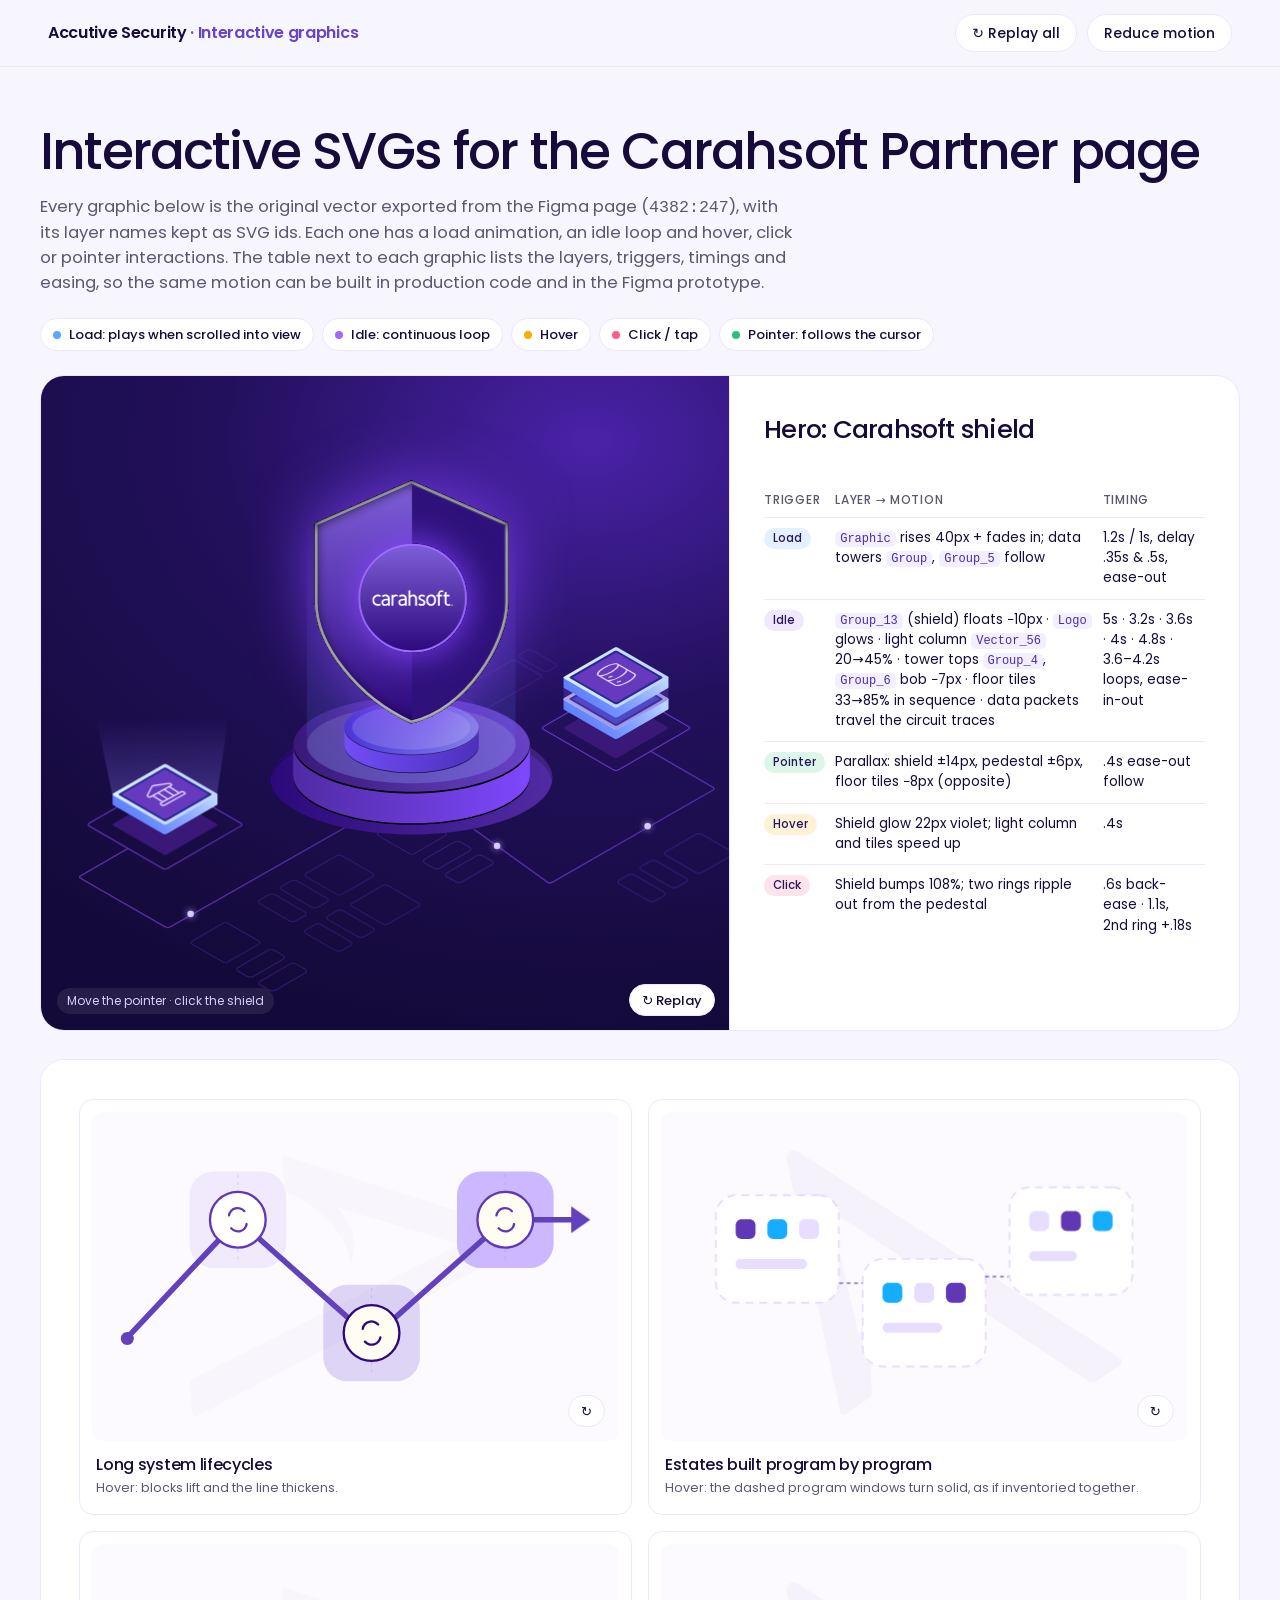
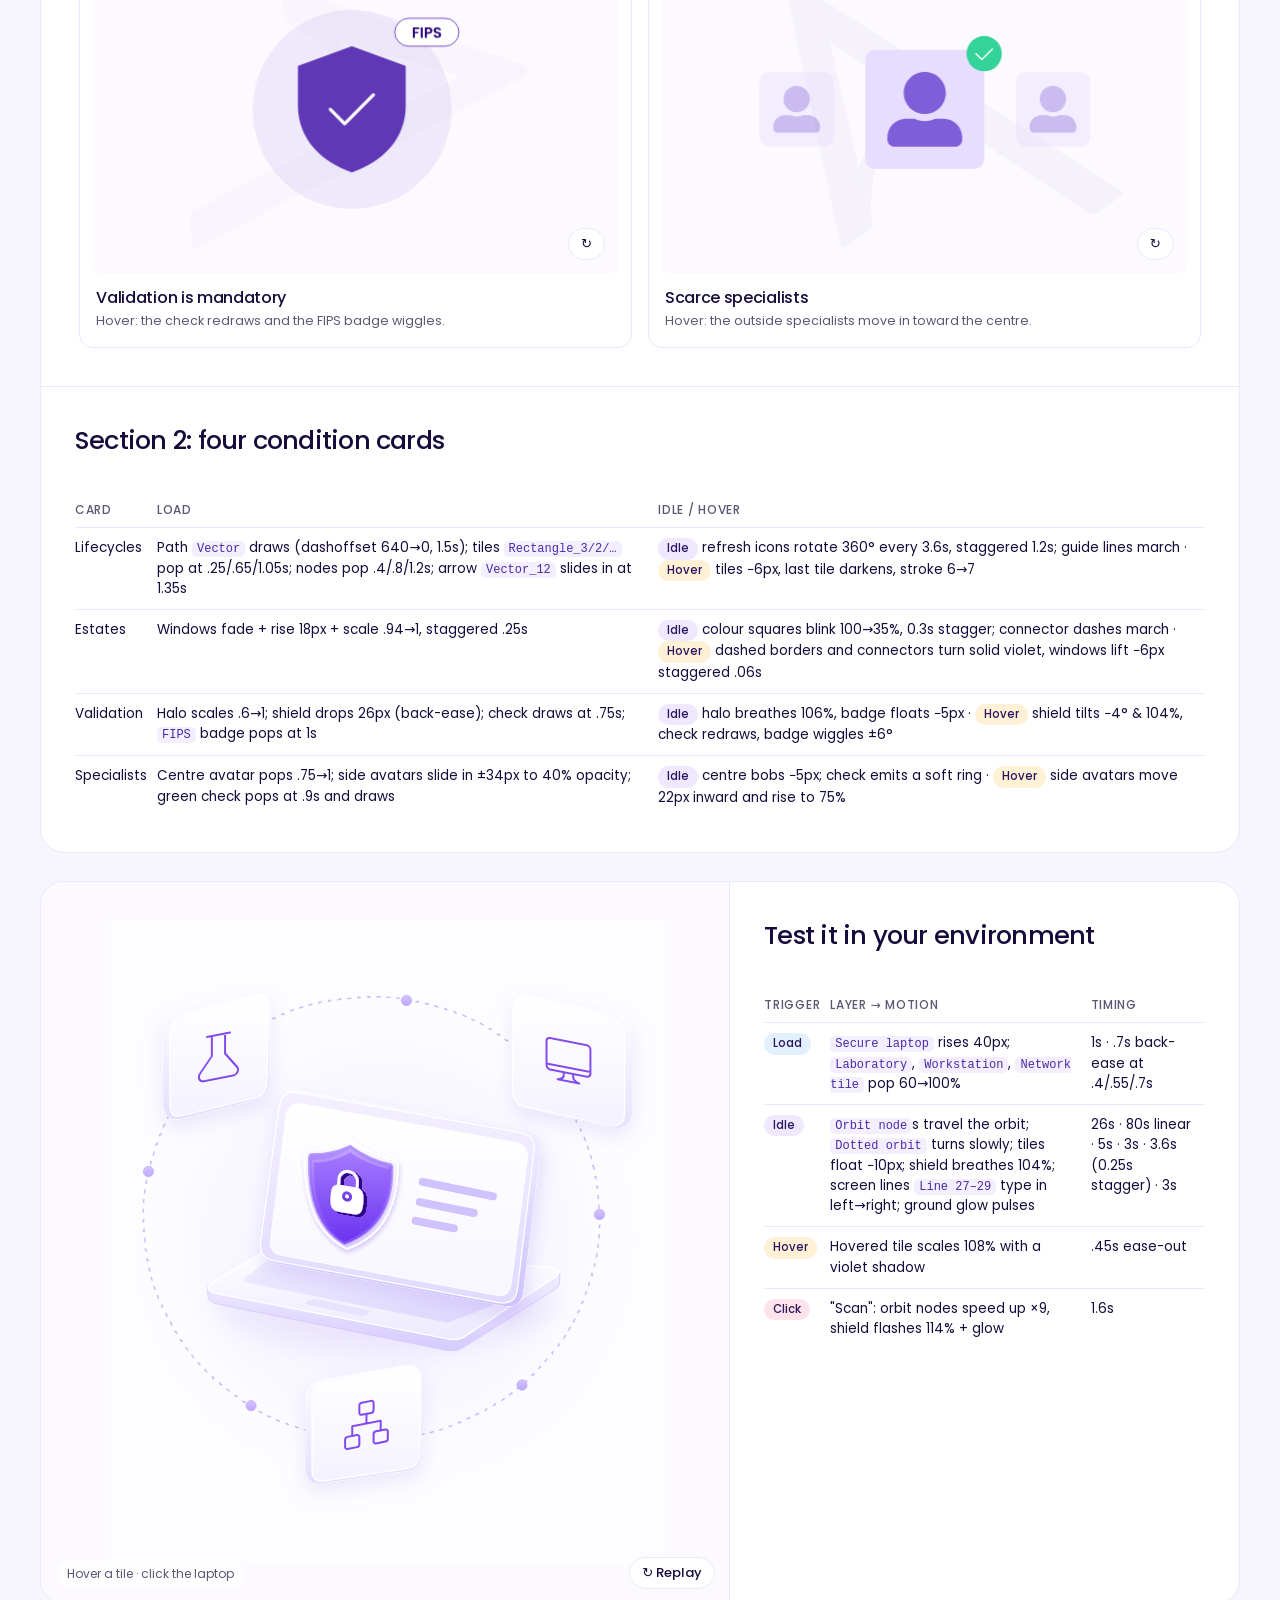
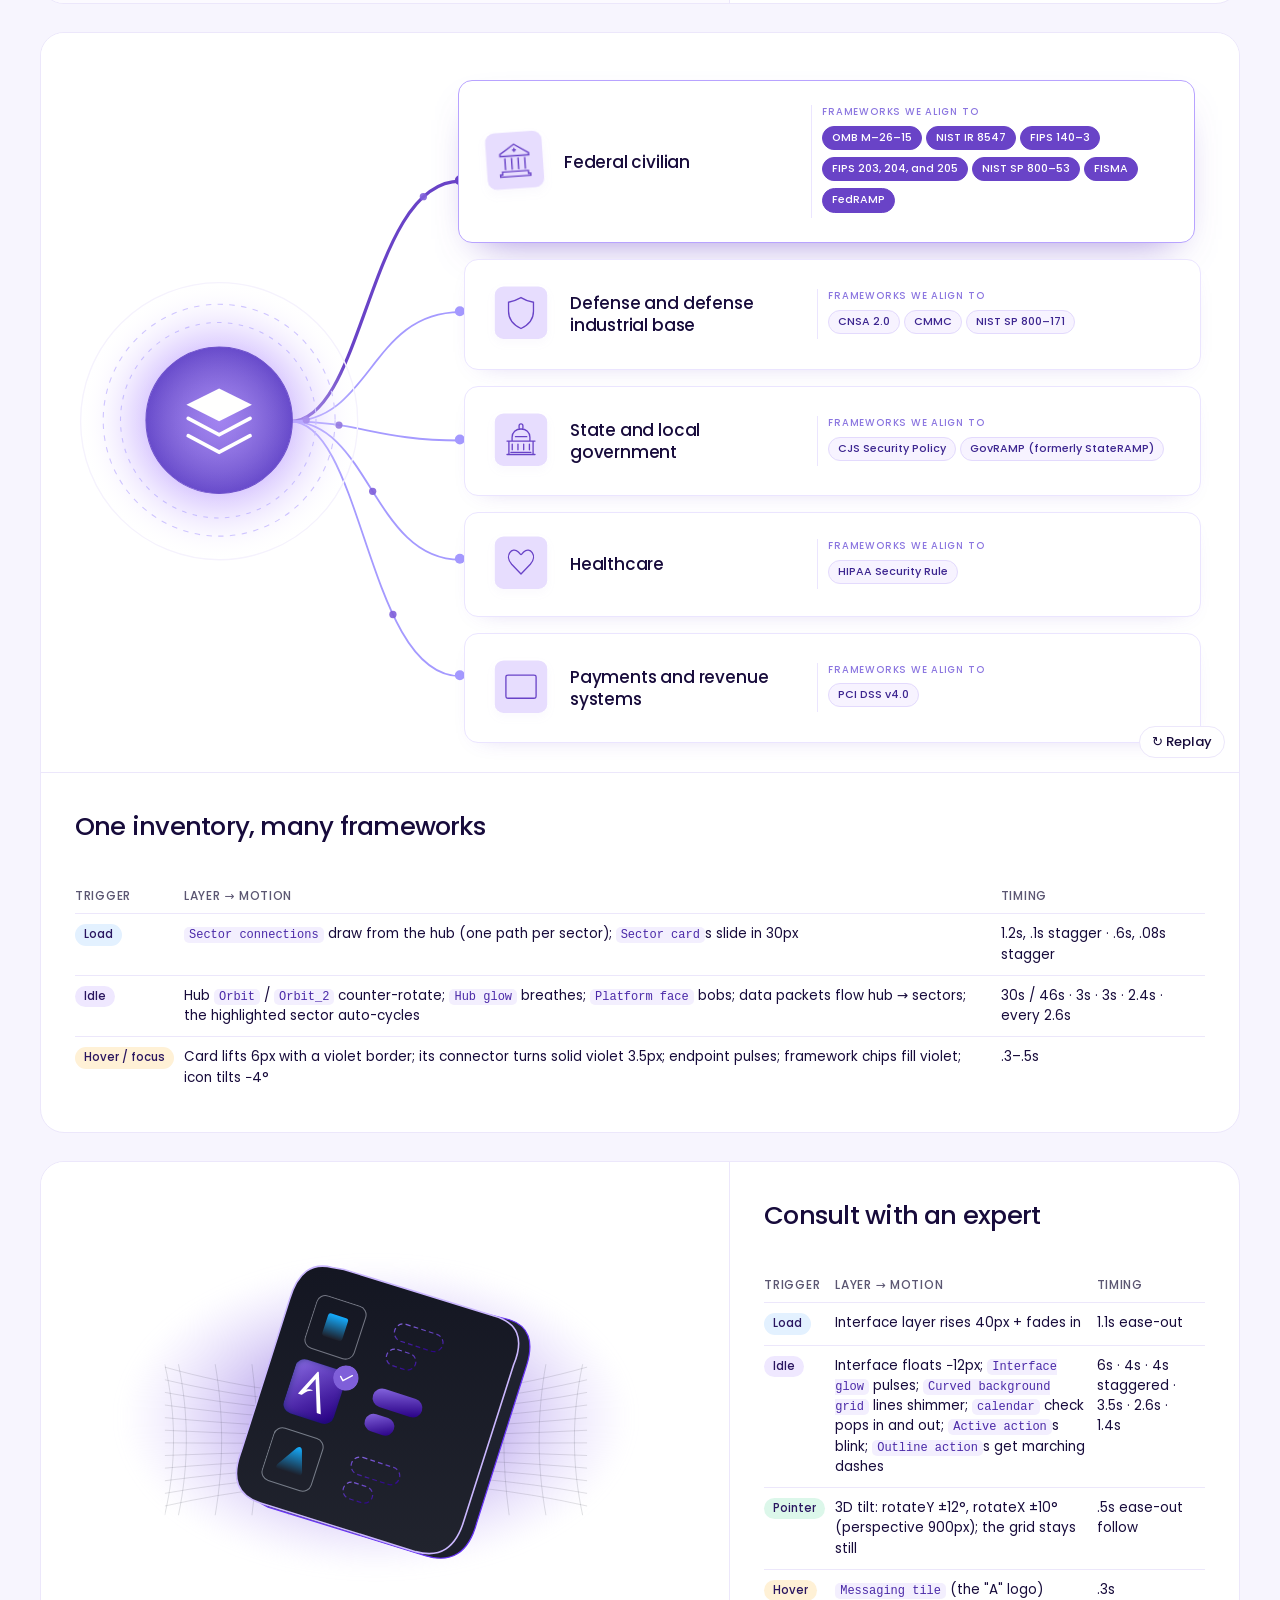
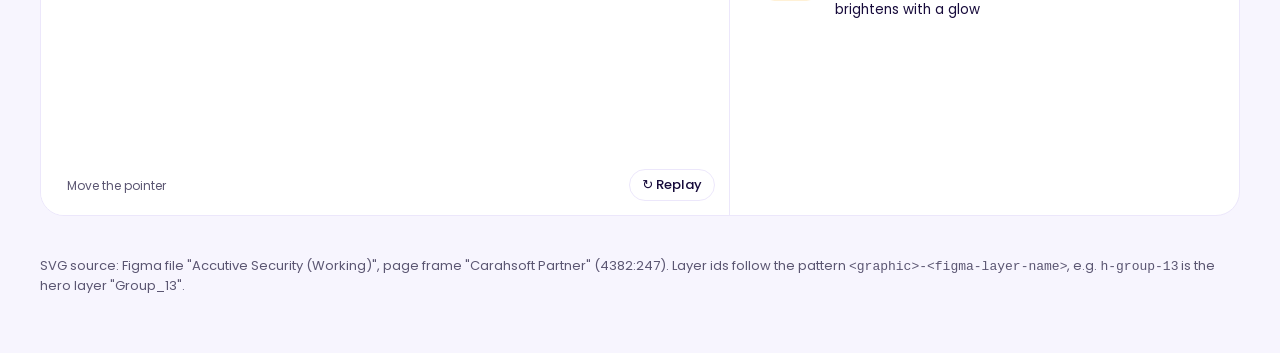
<file: accutive-security-interactions/index.html>
<!DOCTYPE html>
<html lang="en">
<head>
<meta charset="UTF-8" />
<meta name="viewport" content="width=device-width, initial-scale=1.0" />
<title>Accutive Security – Interactive Graphics</title>
<meta name="description" content="Interactive SVG versions of the graphics on the Accutive Security Carahsoft Partner page, with a motion spec for each." />
<link rel="preconnect" href="https://fonts.googleapis.com" />
<link rel="preconnect" href="https://fonts.gstatic.com" crossorigin />
<link href="https://fonts.googleapis.com/css2?family=Poppins:wght@400;500;600&display=swap" rel="stylesheet" />
<style>
/* =========================================================
   Accutive Security – interactive graphics
   SVGs are the exact Figma exports (file 9Pjpz90rOHQIFrNcmZLzBK,
   page "Carahsoft Partner" 4382:247). Layer ids are the Figma
   layer names, prefixed per graphic, so motion maps 1:1 to Figma.
   ========================================================= */
:root {
  --ink: #170b3b;
  --muted: #5b5672;
  --violet: #6943c7;
  --violet-2: #7f5fd9;
  --violet-soft: #e7ddfe;
  --line: #ece7fb;
  --bg: #f7f5fe;
  --card: #ffffff;
  --ease-out: cubic-bezier(.22, 1, .36, 1);
  --ease-back: cubic-bezier(.34, 1.56, .64, 1);
  --font: "Poppins", system-ui, -apple-system, "Segoe UI", sans-serif;
}
*, *::before, *::after { box-sizing: border-box; }
html { -webkit-text-size-adjust: 100%; }
body { margin: 0; font-family: var(--font); color: var(--ink); background: var(--bg); line-height: 1.5; -webkit-font-smoothing: antialiased; }
svg { display: block; width: 100%; height: auto; overflow: visible; }
/* animate around each layer's own centre; leave Figma's transformed layers (clip paths, rotated rects) untouched */
svg :is(g, path, circle, ellipse, line, rect):not([transform]):not(clipPath *):not(mask *) { transform-box: fill-box; transform-origin: center; }
h1, h2, h3, p { margin: 0; }
button { font: inherit; }

/* ---------- Page chrome ---------- */
.top {
  position: sticky; top: 0; z-index: 50;
  display: flex; align-items: center; justify-content: space-between; gap: 16px; flex-wrap: wrap;
  padding: 14px clamp(16px, 4vw, 48px);
  background: rgba(247, 245, 254, .85); backdrop-filter: blur(14px); -webkit-backdrop-filter: blur(14px);
  border-bottom: 1px solid var(--line);
}
.brand { font-weight: 600; letter-spacing: -.02em; }
.brand span { color: var(--violet); }
.controls { display: flex; gap: 10px; flex-wrap: wrap; }
.btn {
  display: inline-flex; align-items: center; gap: 8px;
  height: 38px; padding: 0 16px; border-radius: 999px; cursor: pointer;
  border: 1px solid var(--line); background: #fff; color: var(--ink); font-size: 14px; font-weight: 500;
  transition: background .2s, border-color .2s, transform .2s var(--ease-out);
}
.btn:hover { border-color: #cbb8ff; transform: translateY(-1px); }
.btn[aria-pressed="true"] { background: var(--violet); border-color: var(--violet); color: #fff; }
.btn:focus-visible, .sector:focus-visible, .stage:focus-visible { outline: 3px solid #9e6cff; outline-offset: 3px; }

.intro { width: min(1200px, 100% - 32px); margin: 56px auto 24px; }
.intro h1 { font-size: clamp(30px, 4.4vw, 52px); font-weight: 500; letter-spacing: -.035em; line-height: 1.08; }
.intro p { max-width: 760px; margin-top: 16px; color: var(--muted); font-size: clamp(15px, 1.3vw, 17px); }
.legend { display: flex; flex-wrap: wrap; gap: 8px; margin-top: 22px; }
.chip { display: inline-flex; align-items: center; gap: 8px; padding: 6px 12px; border-radius: 999px; background: #fff; border: 1px solid var(--line); font-size: 13px; font-weight: 500; }
.chip i { width: 8px; height: 8px; border-radius: 50%; background: var(--c); }

.demo {
  width: min(1200px, 100% - 32px); margin: 0 auto 28px;
  display: grid; gap: 0;
  background: var(--card); border: 1px solid var(--line); border-radius: 24px; overflow: hidden;
}
.stage { position: relative; display: grid; place-items: center; padding: clamp(18px, 3vw, 40px); background: #fcfaff; min-height: 320px; overflow: hidden; }
.stage--dark { background: radial-gradient(120% 90% at 80% 10%, #4a22a8 0%, #22105c 45%, #140a3a 100%); }
.stage--white { background: #fff; }
.stage .replay { position: absolute; right: 14px; bottom: 14px; z-index: 5; height: 32px; font-size: 13px; padding: 0 12px; }
.stage .hint { position: absolute; left: 16px; bottom: 16px; z-index: 5; font-size: 12px; color: var(--muted); background: rgba(255,255,255,.8); padding: 4px 10px; border-radius: 999px; }
.stage--dark .hint { color: #d9ccff; background: rgba(255,255,255,.08); }

.spec { padding: clamp(20px, 3vw, 34px); border-top: 1px solid var(--line); }
.spec h2 { font-size: clamp(20px, 2vw, 26px); font-weight: 500; letter-spacing: -.03em; }
.spec .node { margin-top: 4px; font-size: 13px; color: var(--muted); }
.spec .node code { background: var(--bg); padding: 1px 6px; border-radius: 6px; font-size: 12px; }
.spec table { width: 100%; margin-top: 18px; border-collapse: collapse; font-size: 13.5px; }
.spec th { text-align: left; font-weight: 500; color: var(--muted); font-size: 12px; text-transform: uppercase; letter-spacing: .06em; padding: 0 10px 8px 0; }
.spec td { padding: 10px 10px 10px 0; border-top: 1px solid var(--line); vertical-align: top; }
.spec td:first-child { white-space: nowrap; }
.spec td code { font-size: 12px; color: #4b2aa8; background: #f3effe; padding: 1px 5px; border-radius: 5px; }
.tag { display: inline-block; padding: 2px 9px; border-radius: 999px; font-size: 11.5px; font-weight: 500; background: var(--t); color: #2a1660; }
.t-load { --t: #e3f1ff; } .t-idle { --t: #efe8ff; } .t-hover { --t: #fff1d6; } .t-click { --t: #ffe3ea; } .t-pointer { --t: #dcf7ea; }

@media (min-width: 980px) {
  .demo { grid-template-columns: 1.35fr 1fr; }
  .spec { border-top: 0; border-left: 1px solid var(--line); }
  .demo--wide { grid-template-columns: 1fr; }
  .demo--wide .spec { border-left: 0; border-top: 1px solid var(--line); }
}

.cards-grid { display: grid; gap: 16px; width: 100%; }
.mini { background: #fff; border: 1px solid var(--line); border-radius: 14px; padding: 12px; }
.mini h3 { margin: 12px 4px 2px; font-size: 16px; font-weight: 500; letter-spacing: -.02em; }
.mini p { margin: 0 4px 4px; font-size: 12.5px; color: var(--muted); }
.mini .stage { padding: 0; min-height: 0; border-radius: 10px; background: transparent; }
@media (min-width: 720px) { .cards-grid { grid-template-columns: 1fr 1fr; } }

footer.note { width: min(1200px, 100% - 32px); margin: 40px auto 60px; font-size: 13px; color: var(--muted); }

/* =========================================================
   1. HERO – shield on pedestal with data towers
   ========================================================= */
.hero-svg { width: min(659px, 100%); }
/* idle */
#h-group-13 { animation: h-float 5s ease-in-out infinite; transition: filter .4s; }
@keyframes h-float { 50% { translate: 0 -10px; } }
#h-logo { animation: h-logo 3.2s ease-in-out infinite; }
@keyframes h-logo { 50% { filter: brightness(1.25) drop-shadow(0 0 10px #9e6cff); } }
#h-vector-56 { animation: h-column 3.6s ease-in-out infinite; }
@keyframes h-column { 0%, 100% { opacity: .2; } 50% { opacity: .45; } }
#h-group-4 { animation: h-bob 4s ease-in-out infinite; }
#h-group-6 { animation: h-bob 4s ease-in-out -1.6s infinite; }
@keyframes h-bob { 50% { translate: 0 -7px; } }
#h-vector-12, #h-rectangle-34625267 { animation: h-beam 2.8s ease-in-out infinite; }
#h-rectangle-34625267 { animation-delay: -1.2s; }
@keyframes h-beam { 50% { opacity: .55; } }
.h-tile { animation: h-tile 4.8s ease-in-out infinite; transition: transform .5s var(--ease-out); }
#h-group-1321315479 { animation-delay: -.8s; } #h-group-1321315484 { animation-delay: -1.6s; }
#h-group-1321315481 { animation-delay: -2.4s; } #h-group-1321315485 { animation-delay: -3.2s; }
#h-group-1321315482 { animation-delay: -4s; }
@keyframes h-tile { 0%, 100% { opacity: .33; } 50% { opacity: .85; } }
.h-packet { filter: drop-shadow(0 0 4px #b79bff); }
/* load */
.is-in #h-graphic { animation: h-rise 1.2s var(--ease-out) both; }
.is-in #h-group, .is-in #h-group-5 { animation: h-rise 1s var(--ease-out) both; }
.is-in #h-group { animation-delay: .35s; } .is-in #h-group-5 { animation-delay: .5s; }
@keyframes h-rise { from { opacity: 0; transform: translateY(40px); } }
.stage:not(.is-in) #h-graphic, .stage:not(.is-in) #h-group, .stage:not(.is-in) #h-group-5 { opacity: 0; }
/* pointer parallax */
#h-group-13 { transform: translate(calc(var(--px, 0) * 14px), calc(var(--py, 0) * 10px)); transition: transform .4s var(--ease-out); }
#h-group-7 { transform: translate(calc(var(--px, 0) * 6px), calc(var(--py, 0) * 4px)); transition: transform .4s var(--ease-out); }
.h-tile { transform: translate(calc(var(--px, 0) * -8px), calc(var(--py, 0) * -6px)); }
/* hover */
.stage:hover #h-group-13 { filter: drop-shadow(0 0 22px rgba(158, 108, 255, .9)); }
.stage:hover #h-vector-56 { animation-duration: 1.4s; }
.stage:hover .h-tile { animation-duration: 2s; }
#h-group-13 { cursor: pointer; }
/* click */
.h-ripple { fill: none; stroke: #c7b0ff; stroke-width: 3; opacity: 0; pointer-events: none; }
.pulse .h-ripple { animation: h-ripple 1.1s var(--ease-out); }
.pulse .h-ripple:nth-of-type(2) { animation-delay: .18s; }
@keyframes h-ripple { from { opacity: .9; scale: .7; } to { opacity: 0; scale: 1.9; } }
.pulse #h-group-13 { animation: h-float 5s ease-in-out infinite, h-bump .6s var(--ease-back); }
@keyframes h-bump { 40% { scale: 1.08; } }

/* =========================================================
   2. CARD – Long system lifecycles
   ========================================================= */
#c1-vector { stroke-dasharray: 640; stroke-dashoffset: 640; transition: stroke-width .3s; }
.is-in #c1-vector { animation: draw 1.5s var(--ease-out) .1s forwards; }
@keyframes draw { to { stroke-dashoffset: 0; } }
#c1-rectangle-3, #c1-rectangle-2, #c1-rectangle, .node, #c1-vector-11 { scale: 0; transition: transform .45s var(--ease-out), fill .3s; }
.is-in #c1-vector-11 { animation: pop .5s var(--ease-back) forwards; }
.is-in #c1-rectangle-3 { animation: pop .6s var(--ease-back) .25s forwards; }
.is-in #c1-rectangle-2 { animation: pop .6s var(--ease-back) .65s forwards; }
.is-in #c1-rectangle   { animation: pop .6s var(--ease-back) 1.05s forwards; }
.is-in #c1-node-1 { animation: pop .55s var(--ease-back) .4s forwards; }
.is-in #c1-node-2 { animation: pop .55s var(--ease-back) .8s forwards; }
.is-in #c1-node-3 { animation: pop .55s var(--ease-back) 1.2s forwards; }
@keyframes pop { from { scale: 0; } to { scale: 1; } }
#c1-vector-12 { opacity: 0; }
.is-in #c1-vector-12 { animation: c1-arrow .6s var(--ease-out) 1.35s forwards; }
@keyframes c1-arrow { from { opacity: 0; translate: -22px 0; } to { opacity: 1; translate: 0 0; } }
#c1-vector-4, #c1-vector-7, #c1-vector-10 { animation: spin 3.6s var(--ease-out) infinite; }
#c1-vector-7 { animation-delay: 1.2s; } #c1-vector-10 { animation-delay: 2.4s; }
@keyframes spin { 0%, 40% { rotate: 0deg; } 100% { rotate: 360deg; } }
#c1-vector-2, #c1-vector-5, #c1-vector-8 { animation: march 1.2s linear infinite; }
@keyframes march { to { stroke-dashoffset: -16; } }
.stage:hover #c1-rectangle-3, .stage:hover #c1-rectangle-2, .stage:hover #c1-rectangle { transform: translateY(-6px); }
.stage:hover #c1-rectangle { fill: #b9a1ff; }
.stage:hover #c1-vector { stroke-width: 7; }

/* =========================================================
   3. CARD – Estates built program by program
   ========================================================= */
.win { opacity: 0; transition: transform .5s var(--ease-out); }
.is-in .win { animation: win-in .7s var(--ease-out) forwards; }
.is-in #c2-win-2 { animation-delay: .25s; } .is-in #c2-win-3 { animation-delay: .5s; }
@keyframes win-in { from { opacity: 0; translate: 0 18px; scale: .94; } to { opacity: 1; translate: 0 0; scale: 1; } }
#c2-line-25, #c2-line-26 { animation: march 1s linear infinite; transition: stroke-dasharray .3s; }
#c2-vector-2, #c2-vector-3, #c2-vector-4, #c2-vector-7, #c2-vector-8, #c2-vector-9, #c2-vector-12, #c2-vector-13, #c2-vector-14 { animation: blink 3s ease-in-out infinite; }
#c2-vector-3 { animation-delay: .3s; } #c2-vector-4 { animation-delay: .6s; }
#c2-vector-7 { animation-delay: .9s; } #c2-vector-8 { animation-delay: 1.2s; } #c2-vector-9 { animation-delay: 1.5s; }
#c2-vector-12 { animation-delay: 1.8s; } #c2-vector-13 { animation-delay: 2.1s; } #c2-vector-14 { animation-delay: 2.4s; }
@keyframes blink { 0%, 100% { opacity: 1; } 50% { opacity: .35; } }
#c2-vector, #c2-vector-6, #c2-vector-11 { transition: stroke .3s, stroke-dasharray .3s; }
.stage:hover #c2-vector, .stage:hover #c2-vector-6, .stage:hover #c2-vector-11 { stroke: #6943c7; stroke-dasharray: none; }
.stage:hover #c2-line-25, .stage:hover #c2-line-26 { stroke-dasharray: none; }
.stage:hover #c2-win-1 { transform: translateY(-6px); }
.stage:hover #c2-win-2 { transform: translateY(-6px); transition-delay: .06s; }
.stage:hover #c2-win-3 { transform: translateY(-6px); transition-delay: .12s; }

/* =========================================================
   4. CARD – Validation is mandatory
   ========================================================= */
#c3-vector, #c3-group-1321315488, #c3-frame-1618875737 { opacity: 0; }
.is-in #c3-vector { animation: c3-halo .9s var(--ease-out) forwards, c3-pulse 3.2s ease-in-out 1s infinite; }
@keyframes c3-halo { from { opacity: 0; scale: .6; } to { opacity: 1; scale: 1; } }
@keyframes c3-pulse { 50% { scale: 1.06; } }
.is-in #c3-group-1321315488 { animation: c3-drop .8s var(--ease-back) .2s forwards; }
@keyframes c3-drop { from { opacity: 0; translate: 0 -26px; } to { opacity: 1; translate: 0 0; } }
#c3-vector-3 { stroke-dasharray: 70; stroke-dashoffset: 70; }
.is-in #c3-vector-3 { animation: draw .6s var(--ease-out) .75s forwards; }
.is-in #c3-frame-1618875737 { animation: c3-badge .6s var(--ease-back) 1s forwards, c3-float 3s ease-in-out 1.6s infinite; }
@keyframes c3-badge { from { opacity: 0; scale: .4; } to { opacity: 1; scale: 1; } }
@keyframes c3-float { 50% { translate: 0 -5px; } }
#c3-group-1321315488 { transition: transform .5s var(--ease-out); }
.stage:hover #c3-group-1321315488 { transform: rotate(-4deg) scale(1.04); }
.is-in:hover #c3-vector-3 { animation: redraw .6s var(--ease-out) forwards; }
@keyframes redraw { from { stroke-dashoffset: 70; } to { stroke-dashoffset: 0; } }
.is-in:hover #c3-frame-1618875737 { animation: wiggle .6s ease-in-out; opacity: 1; }
@keyframes wiggle { 25% { rotate: -6deg; } 75% { rotate: 6deg; } }

/* =========================================================
   5. CARD – Scarce specialists
   ========================================================= */
#c4-frame-1618875167, #c4-group-1321315487 { opacity: 0; }
#c4-frame-1618875168, #c4-frame-1618875169 { opacity: 0; transition: transform .6s var(--ease-out), opacity .4s; }
.is-in #c4-frame-1618875167 { animation: c4-center .8s var(--ease-back) .1s forwards, c4-bob 4s ease-in-out 1.2s infinite; }
@keyframes c4-center { from { opacity: 0; scale: .75; } to { opacity: 1; scale: 1; } }
@keyframes c4-bob { 50% { translate: 0 -5px; } }
.is-in #c4-frame-1618875168 { animation: c4-left .8s var(--ease-out) .35s forwards; }
.is-in #c4-frame-1618875169 { animation: c4-right .8s var(--ease-out) .35s forwards; }
@keyframes c4-left  { from { opacity: 0; translate: -34px 0; } to { opacity: .4; translate: 0 0; } }
@keyframes c4-right { from { opacity: 0; translate: 34px 0; }  to { opacity: .4; translate: 0 0; } }
.is-in #c4-group-1321315487 { animation: c3-badge .55s var(--ease-back) .9s forwards; }
#c4-vector-5 { stroke-dasharray: 30; stroke-dashoffset: 30; }
.is-in #c4-vector-5 { animation: draw .45s var(--ease-out) 1.3s forwards; }
#c4-vector-4 { animation: ring 2.4s ease-out 1.6s infinite; }
@keyframes ring { 0% { filter: drop-shadow(0 0 0 rgba(52, 211, 153, .7)); } 70%, 100% { filter: drop-shadow(0 0 10px rgba(52, 211, 153, 0)); } }
.stage:hover #c4-frame-1618875168 { transform: translateX(22px); opacity: .75 !important; }
.stage:hover #c4-frame-1618875169 { transform: translateX(-22px); opacity: .75 !important; }

/* =========================================================
   6. SECURITY ECOSYSTEM – lab tiles orbiting a secure laptop
   ========================================================= */
.lab-svg { width: min(560px, 100%); }
#l-dotted-orbit { animation: orbit-spin 80s linear infinite; }
#l-orbit-nodes { transform-box: view-box; transform-origin: 266.5px 298.3px; animation: orbit-spin 26s linear infinite; }
@keyframes orbit-spin { to { rotate: 360deg; } }
#l-laboratory-tile, #l-workstation-tile, #l-network-tile { animation: l-float 5s ease-in-out infinite; cursor: pointer; transition: transform .45s var(--ease-out), filter .3s; }
#l-workstation-tile { animation-delay: -1.7s; } #l-network-tile { animation-delay: -3.3s; }
@keyframes l-float { 50% { translate: 0 -10px; } }
#l-laboratory-tile:hover, #l-workstation-tile:hover, #l-network-tile:hover { transform: scale(1.08); filter: drop-shadow(0 12px 18px rgba(103, 57, 190, .25)); }
#l-shield { animation: l-shield 3s ease-in-out infinite; }
@keyframes l-shield { 50% { scale: 1.04; } }
#l-line-27, #l-line-28, #l-line-29 { transform-origin: left center; animation: type 3.6s var(--ease-out) infinite; }
#l-line-28 { animation-delay: .25s; } #l-line-29 { animation-delay: .5s; }
@keyframes type { 0% { scale: 0 1; opacity: 0; } 20%, 80% { scale: 1 1; opacity: 1; } 100% { scale: 1 1; opacity: 0; } }
#l-laptop-ground-glow { animation: h-column 3s ease-in-out infinite; }
.stage:not(.is-in) #l-secure-laptop, .stage:not(.is-in) #l-laboratory-tile, .stage:not(.is-in) #l-workstation-tile, .stage:not(.is-in) #l-network-tile { opacity: 0; }
.is-in #l-secure-laptop { animation: h-rise 1s var(--ease-out) both; }
.is-in #l-laboratory-tile { animation: tile-in .7s var(--ease-back) .4s both, l-float 5s ease-in-out 1.1s infinite; }
.is-in #l-workstation-tile { animation: tile-in .7s var(--ease-back) .55s both, l-float 5s ease-in-out 1.25s infinite; }
.is-in #l-network-tile { animation: tile-in .7s var(--ease-back) .7s both, l-float 5s ease-in-out 1.4s infinite; }
@keyframes tile-in { from { opacity: 0; scale: .6; } to { opacity: 1; scale: 1; } }
#l-secure-laptop { cursor: pointer; }
.scan #l-orbit-nodes { animation-duration: 3s; }
.scan #l-shield { animation: l-flash .9s var(--ease-out); }
@keyframes l-flash { 30% { scale: 1.14; filter: brightness(1.35) drop-shadow(0 0 16px #9e6cff); } }

/* =========================================================
   7. ONE INVENTORY, MANY FRAMEWORKS – hub and sector cards
   ========================================================= */
.sectors { position: relative; width: 100%; max-width: 1232px; }
.sectors-map { position: relative; aspect-ratio: 1232 / 728; }
.sectors-map > svg.links { position: absolute; inset: 0; width: 100%; height: 100%; }
.hub { position: absolute; left: 0; top: calc(231 / 728 * 100%); width: calc(308 / 1232 * 100%); }
#hub-orbit { animation: orbit-spin 30s linear infinite; }
#hub-orbit-2 { animation: orbit-spin 46s linear infinite reverse; }
#hub-hub-glow { animation: c3-pulse 3s ease-in-out infinite; }
#hub-platform-face { animation: h-bob 3s ease-in-out infinite; }
#hub-layered-platform { animation: h-bob 3s ease-in-out -.4s infinite; }
.link { fill: none; stroke: #a59aff; stroke-width: 2; stroke-dasharray: 600; stroke-dashoffset: 600; transition: stroke .3s, stroke-width .3s; }
.is-in .link { animation: draw 1.2s var(--ease-out) forwards; }
.is-in .link:nth-of-type(2) { animation-delay: .1s; } .is-in .link:nth-of-type(3) { animation-delay: .2s; }
.is-in .link:nth-of-type(4) { animation-delay: .3s; } .is-in .link:nth-of-type(5) { animation-delay: .4s; }
.endpoint { fill: #a59aff; transition: fill .3s; }
.packet { fill: #7f5fd9; opacity: 0; }
.is-in .packet { opacity: .9; transition: opacity .4s 1.2s; }
.sectors-map[data-active="0"] .link-0, .sectors-map[data-active="1"] .link-1, .sectors-map[data-active="2"] .link-2,
.sectors-map[data-active="3"] .link-3, .sectors-map[data-active="4"] .link-4 { stroke: #6943c7; stroke-width: 3.5; }
.sectors-map[data-active="0"] .ep-0, .sectors-map[data-active="1"] .ep-1, .sectors-map[data-active="2"] .ep-2,
.sectors-map[data-active="3"] .ep-3, .sectors-map[data-active="4"] .ep-4 { fill: #6943c7; animation: c3-pulse 1s ease-in-out infinite; }
.sector {
  position: absolute; left: calc(423 / 1232 * 100%); right: 0;
  display: grid; grid-template-columns: auto 1fr; align-items: center; gap: 2%;
  padding: 0 2.4%;
  background: #fff; border: 1px solid #ebe5ff; border-radius: 14px;
  box-shadow: 0 8px 24px -18px rgba(105, 67, 199, .4);
  cursor: pointer;
  opacity: 0; transform: translateX(30px);
  transition: transform .5s var(--ease-out), box-shadow .4s, border-color .3s, opacity .6s var(--ease-out);
}
.is-in .sector { opacity: 1; transform: none; }
.is-in .sector:nth-of-type(2) { transition-delay: .08s; } .is-in .sector:nth-of-type(3) { transition-delay: .16s; }
.is-in .sector:nth-of-type(4) { transition-delay: .24s; } .is-in .sector:nth-of-type(5) { transition-delay: .32s; }
.sector.is-active { transform: translateX(-6px); border-color: #b8a3ff; box-shadow: 0 18px 40px -22px rgba(105, 67, 199, .7); transition-delay: 0s; }
.sector .icon { width: clamp(44px, 5.5vw, 70px); margin: -8px 0 -14px -6px; transition: transform .4s var(--ease-back); }
.sector.is-active .icon { transform: scale(1.08) rotate(-4deg); }
.sector-body { display: grid; grid-template-columns: minmax(120px, .9fr) 1.4fr; gap: 3%; align-items: center; }
.sector h3 { font-size: clamp(12px, 1.35vw, 17px); font-weight: 500; letter-spacing: -.01em; line-height: 1.3; }
.fw { padding-left: 3%; border-left: 1px solid #ebe5ff; }
.fw small { display: block; font-size: clamp(8px, .75vw, 10px); letter-spacing: .08em; color: #8b76e0; font-weight: 500; margin-bottom: 4px; }
.fw span { display: inline-block; margin: 0 4px 5px 0; padding: 3px 9px; border-radius: 999px; border: 1px solid #e3dafd; background: #f7f3ff; font-size: clamp(8.5px, .85vw, 11px); font-weight: 500; color: #3d2690; transition: background .3s, color .3s; }
.sector.is-active .fw span { background: #6943c7; color: #fff; border-color: #6943c7; }
@media (max-width: 760px) {
  .sectors-map { aspect-ratio: auto; display: grid; gap: 10px; }
  .sectors-map > svg.links { display: none; }
  .hub { position: relative; top: 0; width: 160px; margin: 0 auto; }
  .sector { position: relative; left: 0; top: auto !important; height: auto !important; padding: 14px; grid-template-columns: auto 1fr; column-gap: 12px; row-gap: 10px; }
  /* icon and title share the first row, frameworks run full width below */
  .sector-body { display: contents; }
  .sector .icon { grid-row: 1; grid-column: 1; width: 52px; margin: -6px 0 -10px -6px; }
  .sector h3 { grid-row: 1; grid-column: 2; font-size: 15px; }
  .fw { grid-row: 2; grid-column: 1 / -1; border-left: 0; padding-left: 0; }
  .fw small { font-size: 10px; } .fw span { font-size: 11px; }
}

/* =========================================================
   8. CONSULT – floating interface
   ========================================================= */
.consult { position: relative; width: min(560px, 100%); aspect-ratio: 701 / 721; perspective: 900px; }
.consult > .bg, .consult > .fg { position: absolute; inset: 0; }
.consult > .fg { transform: rotateX(calc(var(--py, 0) * -10deg)) rotateY(calc(var(--px, 0) * 12deg)); transition: transform .5s var(--ease-out); }
.consult .fg-inner { width: 100%; height: 100%; animation: c-float 6s ease-in-out infinite; }
@keyframes c-float { 50% { translate: 0 -12px; } }
#cbg-interface-glow { animation: h-column 4s ease-in-out infinite; }
#cbg-curved-background-grid path { animation: grid-wave 4s ease-in-out infinite; }
#cbg-curved-background-grid path:nth-child(odd) { animation-delay: -1s; }
#cbg-curved-background-grid path:nth-child(3n) { animation-delay: -2s; }
@keyframes grid-wave { 50% { opacity: .6; } }
#cfg-calendar { animation: c-check 3.5s var(--ease-back) infinite; }
@keyframes c-check { 0% { scale: 0; } 12%, 85% { scale: 1; } 100% { scale: 0; } }
#cfg-active-action, #cfg-active-action-2 { animation: blink 2.6s ease-in-out infinite; }
#cfg-active-action-2 { animation-delay: .4s; }
#cfg-outline-action, #cfg-outline-action-2, #cfg-outline-action-3, #cfg-outline-action-4 { stroke-dasharray: 6 4; animation: march 1.4s linear infinite; }
#cfg-messaging-tile { transition: filter .3s; }
.stage:hover #cfg-messaging-tile { filter: brightness(1.25) drop-shadow(0 0 12px #7f5fd9); }
.stage:not(.is-in) .consult > .fg { opacity: 0; }
.is-in .consult > .fg { animation: c-in 1.1s var(--ease-out) both; }
@keyframes c-in { from { opacity: 0; translate: 0 40px; } }

/* ---------- Reduced motion (system setting or the toggle) ---------- */
@media (prefers-reduced-motion: reduce) {
  *, *::before, *::after { animation-duration: .001s !important; animation-iteration-count: 1 !important; transition-duration: .001s !important; }
}
.no-motion *, .no-motion *::before, .no-motion *::after { animation-duration: .001s !important; animation-iteration-count: 1 !important; transition-duration: .001s !important; }
.no-motion .packet, .no-motion .h-packet { display: none; }
</style>
<script>document.documentElement.classList.add('js')</script>
</head>
<body>

<header class="top">
  <div class="brand">Accutive Security <span>· Interactive graphics</span></div>
  <div class="controls">
    <button class="btn" id="replay-all" type="button">↻ Replay all</button>
    <button class="btn" id="motion-toggle" type="button" aria-pressed="false">Reduce motion</button>
  </div>
</header>

<section class="intro">
  <h1>Interactive SVGs for the Carahsoft Partner page</h1>
  <p>Every graphic below is the original vector exported from the Figma page (<code>4382:247</code>), with its layer names kept as SVG ids. Each one has a load animation, an idle loop and hover, click or pointer interactions. The table next to each graphic lists the layers, triggers, timings and easing, so the same motion can be built in production code and in the Figma prototype.</p>
  <div class="legend">
    <span class="chip"><i style="--c:#5aa9ff"></i>Load: plays when scrolled into view</span>
    <span class="chip"><i style="--c:#9e6cff"></i>Idle: continuous loop</span>
    <span class="chip"><i style="--c:#f5b100"></i>Hover</span>
    <span class="chip"><i style="--c:#ff5c8a"></i>Click / tap</span>
    <span class="chip"><i style="--c:#2bbf7a"></i>Pointer: follows the cursor</span>
  </div>
</section>

<!-- 1. HERO -->
<article class="demo">
  <div class="stage stage--dark" data-anim data-parallax data-clickpulse tabindex="0" aria-label="Hero illustration: shield on a pedestal with data towers. Click the shield to send a pulse.">
    <div class="hero-svg"><svg viewBox="0 0 659 622" fill="none" xmlns="http://www.w3.org/2000/svg">
<g id="h-group-1321315478">
<g id="h-group">
<path id="h-vector" d="M577.147 369.612L522.896 338.291C521.968 337.754 522.085 336.819 523.156 336.201L576.884 305.181C577.956 304.562 579.577 304.495 580.505 305.031L634.756 336.353C635.684 336.889 635.567 337.825 634.496 338.443L580.768 369.463C579.695 370.081 578.075 370.148 577.147 369.612Z" fill="#391877"/>
<path id="h-vector-2" d="M578.681 383.68C577.752 383.68 576.858 383.486 576.177 383.091L500.138 339.193C499.38 338.754 498.963 338.12 498.963 337.407C498.964 336.593 499.524 335.802 500.503 335.236L575.81 291.758C577.5 290.782 579.986 290.688 581.476 291.548L657.514 335.449C658.272 335.887 658.689 336.52 658.689 337.233C658.689 338.047 658.129 338.837 657.15 339.404L581.843 382.882C580.927 383.411 579.778 383.68 578.681 383.68ZM578.983 292.147C578.085 292.147 577.129 292.364 576.401 292.784L501.093 336.264C500.5 336.607 500.146 337.034 500.146 337.408C500.146 337.758 500.462 338.014 500.729 338.168L576.767 382.068C577.888 382.714 579.939 382.616 581.25 381.857L656.557 338.379C657.15 338.037 657.503 337.609 657.503 337.235C657.503 336.884 657.187 336.629 656.922 336.476L580.883 292.574C580.386 292.286 579.702 292.147 578.983 292.147Z" fill="#6739BE"/>
<g id="h-group-2">
<path id="h-vector-3" d="M635.373 316.539V306.074L618.327 306.085L580.505 284.248C579.577 283.713 577.955 283.78 576.884 284.399L539.23 306.138L522.268 306.149L522.27 316.641H522.28C522.295 316.966 522.49 317.276 522.894 317.51L577.145 348.831C578.073 349.368 579.693 349.3 580.766 348.681L634.494 317.661C635.053 317.339 635.346 316.932 635.373 316.539Z" fill="url(#h-paint0-linear-4382-278)"/>
<path id="h-vector-4" d="M577.147 338.366L522.896 307.045C521.968 306.51 522.085 305.573 523.156 304.955L576.884 273.935C577.956 273.316 579.577 273.249 580.505 273.784L634.756 305.106C635.684 305.641 635.567 306.577 634.496 307.195L580.768 338.215C579.695 338.835 578.075 338.901 577.147 338.366Z" fill="url(#h-paint1-linear-4382-278)"/>
<path id="h-vector-5" d="M577.147 338.366L522.896 307.045C521.968 306.51 522.085 305.573 523.156 304.955L576.884 273.935C577.956 273.316 579.577 273.249 580.505 273.784L634.756 305.106C635.684 305.641 635.567 306.577 634.496 307.195L580.768 338.215C579.695 338.835 578.075 338.901 577.147 338.366Z" fill="url(#h-paint2-linear-4382-278)"/>
<path id="h-vector-6" d="M577.337 334.697L529.249 306.934C528.426 306.459 528.529 305.63 529.48 305.081L577.106 277.584C578.055 277.035 579.492 276.976 580.315 277.451L628.403 305.215C629.225 305.689 629.122 306.519 628.173 307.067L580.547 334.564C579.596 335.113 578.159 335.172 577.337 334.697Z" fill="#242993"/>
<path id="h-vector-7" d="M577.457 332.371L533.278 306.864C532.522 306.428 532.617 305.665 533.489 305.162L577.244 279.9C578.117 279.397 579.437 279.341 580.193 279.778L624.372 305.286C625.129 305.722 625.033 306.484 624.16 306.988L580.405 332.25C579.534 332.753 578.214 332.807 577.457 332.371Z" fill="#4553C7"/>
<g id="h-group-3">
<path id="h-vector-8" d="M577.808 304.413L572.643 301.43L575.463 299.801L580.629 302.784L577.808 304.413Z" fill="#6739BE"/>
<path id="h-vector-9" d="M587.41 303.991L582.245 306.974L579.424 305.345L584.589 302.362L587.41 303.991Z" fill="#6739BE"/>
<path id="h-vector-10" d="M576.636 305.09L573.815 306.719L570.994 305.09L573.815 303.461L576.636 305.09Z" fill="#6739BE"/>
<path id="h-vector-11" d="M586.385 310.719L583.564 312.347L575.43 307.651L578.25 306.022L586.385 310.719Z" fill="#6739BE"/>
</g>
</g>
<path id="h-vector-12" opacity="0.4" d="M635.381 292.006L612.304 292.143L580.505 273.784C579.577 273.248 577.955 273.315 576.884 273.933L544.65 292.544L522.271 292.677V306.272L522.285 306.28C522.336 306.567 522.534 306.836 522.894 307.043L577.145 338.365C578.073 338.901 579.695 338.833 580.766 338.215L634.495 307.195C634.983 306.913 635.263 306.565 635.346 306.218L635.381 306.198V292.006Z" fill="#6739BE"/>
<g id="h-group-4">
<path id="h-vector-13" d="M635.373 293.351V282.887L618.327 282.898L580.505 261.062C579.577 260.525 577.955 260.593 576.884 261.212L539.23 282.951L522.268 282.962L522.27 293.453H522.28C522.295 293.778 522.49 294.089 522.894 294.322L577.145 325.644C578.073 326.18 579.693 326.112 580.766 325.494L634.494 294.474C635.053 294.151 635.346 293.743 635.373 293.351Z" fill="url(#h-paint3-linear-4382-278)"/>
<path id="h-vector-14" d="M577.147 315.177L522.896 283.855C521.968 283.319 522.085 282.383 523.156 281.765L576.884 250.745C577.956 250.127 579.577 250.059 580.505 250.596L634.756 281.917C635.684 282.453 635.567 283.389 634.496 284.007L580.768 315.027C579.695 315.646 578.075 315.713 577.147 315.177Z" fill="url(#h-paint4-linear-4382-278)"/>
<path id="h-vector-15" d="M577.337 311.509L529.249 283.746C528.426 283.271 528.529 282.441 529.48 281.893L577.106 254.396C578.055 253.847 579.492 253.788 580.315 254.263L628.403 282.026C629.225 282.501 629.122 283.331 628.173 283.879L580.547 311.376C579.596 311.925 578.159 311.984 577.337 311.509Z" fill="#242993"/>
<path id="h-vector-16" d="M577.457 309.183L533.278 283.675C532.522 283.24 532.617 282.477 533.489 281.974L577.244 256.712C578.117 256.208 579.437 256.153 580.193 256.59L624.372 282.098C625.129 282.534 625.033 283.296 624.16 283.8L580.405 309.061C579.534 309.565 578.214 309.619 577.457 309.183Z" fill="#6739BE"/>
<g id="h-hugeicons-database" clip-path="url(#h-clip0-4382-278)">
<path id="h-vector-17" d="M570.742 282.215C570.295 282.354 570.129 282.676 570.37 282.933C570.611 283.191 571.168 283.287 571.614 283.148L571.178 282.682L570.742 282.215ZM574.893 281.939C575.301 281.765 575.388 281.433 575.087 281.197C574.786 280.961 574.211 280.911 573.803 281.085L574.348 281.512L574.893 281.939ZM590.219 273.425C589.861 273.218 589.279 273.218 588.92 273.425C588.562 273.632 588.562 273.968 588.92 274.175L589.57 273.8L590.219 273.425ZM569.435 285.425C569.076 285.218 568.495 285.218 568.136 285.425C567.777 285.632 567.777 285.968 568.136 286.175L568.785 285.8L569.435 285.425ZM579.835 287.465C579.389 287.604 579.222 287.926 579.463 288.183C579.704 288.441 580.261 288.537 580.708 288.398L580.271 287.932L579.835 287.465ZM583.986 287.189C584.394 287.015 584.481 286.683 584.181 286.447C583.88 286.211 583.305 286.161 582.896 286.335L583.441 286.762L583.986 287.189ZM577.879 291.05L577.229 291.425V291.425L577.879 291.05ZM580.477 268.55L579.827 268.925C580.113 269.09 580.311 269.38 580.26 269.866C580.21 270.351 579.913 270.966 579.352 271.679C578.233 273.101 576.144 274.801 573.332 276.425L573.981 276.8L574.631 277.175C577.558 275.485 579.793 273.682 581.025 272.118C581.639 271.338 582.025 270.59 582.094 269.929C582.162 269.269 581.917 268.632 581.126 268.175L580.477 268.55ZM573.981 276.8L573.332 276.425C570.519 278.049 567.574 279.255 565.111 279.901C563.877 280.225 562.811 280.396 561.971 280.425C561.129 280.454 560.627 280.34 560.342 280.175L559.692 280.55L559.043 280.925C559.833 281.382 560.938 281.523 562.081 281.484C563.225 281.444 564.52 281.221 565.872 280.867C568.581 280.155 571.704 278.865 574.631 277.175L573.981 276.8ZM559.692 280.55L560.342 280.175C560.056 280.01 559.858 279.72 559.909 279.235C559.959 278.75 560.255 278.134 560.816 277.421C561.936 276 564.024 274.299 566.837 272.675L566.187 272.3L565.538 271.925C562.611 273.615 560.376 275.418 559.144 276.982C558.53 277.763 558.144 278.51 558.075 279.171C558.006 279.831 558.252 280.469 559.043 280.925L559.692 280.55ZM566.187 272.3L566.837 272.675C569.649 271.051 572.595 269.845 575.057 269.199C576.292 268.875 577.358 268.704 578.198 268.675C579.04 268.646 579.542 268.76 579.827 268.925L580.477 268.55L581.126 268.175C580.336 267.719 579.231 267.577 578.088 267.616C576.944 267.656 575.649 267.879 574.297 268.234C571.587 268.945 568.465 270.235 565.538 271.925L566.187 272.3ZM571.178 282.682L571.614 283.148C572.671 282.819 573.775 282.414 574.893 281.939L574.348 281.512L573.803 281.085C572.748 281.533 571.717 281.911 570.742 282.215L571.178 282.682ZM589.57 273.8L588.92 274.175C589.206 274.34 589.404 274.63 589.353 275.116C589.303 275.601 589.007 276.216 588.445 276.929C587.326 278.351 585.238 280.051 582.425 281.675L583.075 282.05L583.724 282.425C586.651 280.735 588.886 278.932 590.118 277.368C590.732 276.588 591.118 275.84 591.187 275.179C591.256 274.52 591.01 273.882 590.219 273.425L589.57 273.8ZM583.075 282.05L582.425 281.675C579.613 283.299 576.667 284.505 574.205 285.151C572.971 285.475 571.904 285.646 571.064 285.675C570.222 285.704 569.72 285.59 569.435 285.425L568.785 285.8L568.136 286.175C568.926 286.632 570.031 286.773 571.174 286.734C572.318 286.694 573.614 286.471 574.965 286.117C577.675 285.405 580.797 284.115 583.724 282.425L583.075 282.05ZM580.271 287.932L580.708 288.398C581.765 288.069 582.869 287.664 583.986 287.189L583.441 286.762L582.896 286.335C581.842 286.783 580.81 287.161 579.835 287.465L580.271 287.932ZM580.477 268.55L579.827 268.925L598.014 279.425L598.663 279.05L599.313 278.675L581.126 268.175L580.477 268.55ZM598.663 279.05L598.014 279.425C598.299 279.59 598.497 279.88 598.447 280.366C598.396 280.851 598.1 281.466 597.539 282.179C596.42 283.601 594.331 285.301 591.518 286.925L592.168 287.3L592.818 287.675C595.744 285.985 597.979 284.182 599.211 282.618C599.826 281.838 600.212 281.09 600.28 280.429C600.349 279.77 600.103 279.132 599.313 278.675L598.663 279.05ZM592.168 287.3L591.518 286.925C588.706 288.549 585.76 289.755 583.298 290.401C582.064 290.725 580.997 290.896 580.157 290.925C579.316 290.954 578.814 290.84 578.528 290.675L577.879 291.05L577.229 291.425C578.02 291.882 579.125 292.023 580.267 291.984C581.412 291.944 582.707 291.721 584.058 291.367C586.768 290.655 589.891 289.365 592.818 287.675L592.168 287.3ZM577.879 291.05L578.528 290.675L560.342 280.175L559.692 280.55L559.043 280.925L577.229 291.425L577.879 291.05Z" fill="#E1D3FE"/>
</g>
</g>
</g>
<path id="h-vector-18" d="M507.567 504.917C506.707 504.917 505.846 504.695 505.079 504.253L425.586 447.295L426.18 446.273L505.672 503.23C506.84 503.904 508.295 503.905 509.466 503.228L683.294 403.441C683.571 403.282 683.736 402.996 683.736 402.675C683.736 402.356 683.571 402.069 683.293 401.91L615.772 362.954L616.364 361.929L683.885 400.886C684.533 401.26 684.918 401.929 684.918 402.677C684.918 403.425 684.531 404.095 683.885 404.469L510.056 504.256C509.287 504.695 508.427 504.917 507.567 504.917Z" fill="#6739BE"/>
<g id="h-group-5">
<path id="h-vector-19" d="M91.0531 473.788L36.8022 442.467C35.8741 441.93 35.9909 440.995 37.0622 440.377L90.7906 409.357C91.8619 408.738 93.4833 408.671 94.4114 409.206L148.662 440.528C149.59 441.064 149.474 442 148.402 442.617L94.6739 473.637C93.6026 474.257 91.9812 474.324 91.0531 473.788Z" fill="#391877"/>
<path id="h-vector-20" d="M92.5824 489.856C91.6166 489.856 90.6897 489.655 89.9826 489.247L10.6234 443.43C9.84219 442.979 9.41141 442.325 9.41016 441.589C9.41016 440.749 9.99165 439.932 11.0039 439.347L89.6008 393.969C91.3579 392.953 93.9463 392.86 95.4874 393.749L174.847 439.568C175.628 440.019 176.059 440.673 176.06 441.409C176.06 442.249 175.478 443.066 174.466 443.651L95.8692 489.029C94.9172 489.576 93.7228 489.856 92.5824 489.856ZM92.8964 394.323C91.9557 394.323 90.9547 394.552 90.1911 394.993L11.5942 440.371C10.9675 440.732 10.5932 441.187 10.5932 441.588C10.5932 441.967 10.9311 442.241 11.2137 442.403L90.5729 488.221C91.7447 488.898 93.8974 488.799 95.2764 488.001L173.873 442.624C174.5 442.262 174.874 441.807 174.874 441.407C174.874 441.027 174.536 440.754 174.254 440.592L94.8946 394.773C94.3721 394.47 93.6537 394.323 92.8964 394.323Z" fill="#6739BE"/>
<g id="h-group-6">
<path id="h-vector-21" d="M149.282 419.31V408.845L132.235 408.857L94.4129 387.02C93.4848 386.484 91.8647 386.552 90.7921 387.171L53.1383 408.909L36.1758 408.921L36.1783 419.413H36.1883C36.2034 419.738 36.3981 420.048 36.8025 420.282L91.0533 451.603C91.9815 452.138 93.6016 452.072 94.6742 451.453L148.403 420.433C148.961 420.11 149.254 419.702 149.282 419.31Z" fill="url(#h-paint5-linear-4382-278)"/>
<path id="h-rectangle-34625267" d="M35.7668 408.795L92.7861 375.621L148.768 408.795L162.764 315.707H16.5879L35.7668 408.795Z" fill="url(#h-paint6-linear-4382-278)"/>
<path id="h-vector-22" d="M91.0538 441.135L36.8042 409.814C35.8761 409.278 35.9929 408.342 37.0642 407.724L90.7925 376.704C91.8638 376.085 93.4852 376.018 94.4134 376.553L148.664 407.875C149.592 408.411 149.476 409.347 148.404 409.965L94.6758 440.985C93.6033 441.604 91.9819 441.672 91.0538 441.135Z" fill="url(#h-paint7-linear-4382-278)"/>
<path id="h-vector-23" d="M91.2451 437.468L43.157 409.705C42.3344 409.23 42.4374 408.4 43.3869 407.852L91.0127 380.355C91.9622 379.806 93.399 379.747 94.2216 380.222L142.31 407.985C143.132 408.46 143.029 409.29 142.08 409.838L94.454 437.335C93.5045 437.882 92.0677 437.943 91.2451 437.468Z" fill="#242993"/>
<path id="h-vector-24" d="M91.3675 435.142L47.1879 409.634C46.4318 409.198 46.5273 408.436 47.4001 407.932L91.1552 382.671C92.0281 382.167 93.3481 382.112 94.1041 382.549L138.284 408.057C139.04 408.493 138.944 409.255 138.072 409.758L94.3164 435.02C93.4423 435.523 92.1223 435.578 91.3675 435.142Z" fill="#6739BE"/>
<g id="h-proicons-bank" clip-path="url(#h-clip1-4382-278)">
<path id="h-vector-25" d="M79.4495 410.284L76.9568 411.665C76.748 411.781 76.4674 411.842 76.1767 411.834C75.8859 411.827 75.6088 411.751 75.4064 411.625L74.1382 410.832C73.91 410.69 73.7494 410.515 73.6732 410.325C73.5969 410.136 73.6078 409.94 73.7048 409.757L78.4921 400.728C78.6734 400.386 78.9992 400.079 79.4393 399.835C79.8795 399.591 80.42 399.418 81.011 399.332L96.611 397.06C96.927 397.014 97.2607 397.019 97.577 397.075C97.8933 397.131 98.1806 397.236 98.4089 397.379L99.6771 398.171C99.8795 398.298 99.9907 398.465 99.9863 398.636C99.9818 398.808 99.862 398.969 99.6532 399.084L97.1605 400.466M97.1605 400.466L91.5848 403.557L85.0252 407.193L79.4495 410.284M79.4495 410.284L90.2748 417.048M85.0252 407.193L95.8505 413.957M91.5848 403.557L102.41 410.321M97.1605 400.466L107.986 407.231M88.2967 418.132L109.944 406.133C110.668 405.732 111.825 405.762 112.528 406.201L113.8 406.996C114.502 407.435 114.484 408.116 113.76 408.518L92.113 420.517C91.3884 420.919 90.2315 420.888 89.529 420.449L88.2569 419.655C87.5543 419.216 87.5722 418.534 88.2967 418.132Z" stroke="#E1D3FE" stroke-width="1.5" stroke-linecap="round" stroke-linejoin="round"/>
</g>
</g>
</g>
<path id="h-vector-26" d="M95.6159 553.048C94.5157 553.048 93.4156 552.764 92.4347 552.199L0.935664 499.595C0.349148 499.257 0.00125592 498.653 0 497.979C0 497.303 0.349148 496.696 0.934408 496.358L52.6207 466.65L53.2097 467.674L1.52469 497.383C1.21699 497.562 1.18434 497.858 1.18434 497.977C1.18434 498.097 1.21699 498.392 1.52595 498.57L93.0262 551.174C94.625 552.096 96.6094 552.098 98.2056 551.173L289.772 442.148L290.353 443.178L98.7909 552.201C97.8125 552.766 96.7149 553.048 95.6159 553.048Z" fill="#6739BE"/>
<g id="h-group-1321315483" class="h-tile" opacity="0.39">
<path id="h-vector-27" d="M436.825 317.565C435.94 317.565 435.055 317.337 434.264 316.881L407.352 301.341C406.749 300.994 406.39 300.371 406.391 299.675C406.391 298.979 406.75 298.357 407.352 298.01L465.665 264.34C467.242 263.428 469.204 263.428 470.784 264.34L497.697 279.88C498.299 280.228 498.658 280.85 498.658 281.545C498.659 282.241 498.298 282.864 497.697 283.212L439.384 316.881C438.596 317.337 437.711 317.565 436.825 317.565ZM468.224 264.614C467.505 264.614 466.784 264.8 466.142 265.17L407.829 298.839C407.527 299.014 407.346 299.327 407.346 299.676C407.346 300.026 407.527 300.339 407.829 300.514L434.742 316.054C436.027 316.796 437.622 316.795 438.905 316.054L497.218 282.385C497.521 282.21 497.702 281.897 497.702 281.546C497.702 281.197 497.521 280.884 497.218 280.709L470.306 265.17C469.664 264.799 468.943 264.614 468.224 264.614Z" fill="#6739BE"/>
<path id="h-vector-28" d="M503.378 277.133C502.345 277.133 501.313 276.865 500.391 276.326L474.865 261.397C474.183 260.998 473.777 260.284 473.777 259.488C473.778 258.692 474.184 257.979 474.865 257.581L482.661 253.059C484.503 251.983 486.791 251.983 488.632 253.06L514.158 267.989C514.84 268.388 515.246 269.102 515.246 269.898C515.245 270.695 514.839 271.407 514.158 271.805L506.363 276.327C505.443 276.866 504.412 277.133 503.378 277.133ZM485.647 253.204C484.777 253.204 483.907 253.431 483.13 253.885L475.334 258.408C474.949 258.632 474.718 259.036 474.718 259.488C474.718 259.941 474.949 260.346 475.335 260.571L500.861 275.501C502.415 276.41 504.343 276.409 505.895 275.501L513.69 270.98C514.076 270.754 514.306 270.35 514.306 269.898C514.306 269.446 514.077 269.04 513.689 268.815L488.163 253.885C487.387 253.431 486.517 253.204 485.647 253.204Z" fill="#6739BE"/>
</g>
<g id="h-group-1321315479" class="h-tile" opacity="0.33">
<path id="h-vector-29" d="M280.557 517.928C279.411 517.928 278.263 517.633 277.239 517.043L244.148 497.936C243.398 497.504 242.951 496.729 242.951 495.864C242.951 494.999 243.4 494.223 244.148 493.79L277.238 474.685C279.284 473.505 281.827 473.505 283.873 474.685L316.964 493.792C317.714 494.225 318.161 495 318.161 495.865C318.161 496.731 317.714 497.505 316.964 497.938L283.874 517.043C282.852 517.633 281.704 517.928 280.557 517.928ZM280.556 474.982C279.613 474.982 278.671 475.224 277.829 475.71L244.74 494.815C244.36 495.035 244.133 495.427 244.133 495.864C244.133 496.302 244.36 496.694 244.74 496.913L277.831 516.018C279.514 516.989 281.601 516.989 283.284 516.018L316.374 496.914C316.753 496.695 316.979 496.304 316.979 495.865C316.979 495.427 316.752 495.035 316.374 494.817L283.283 475.71C282.441 475.224 281.499 474.982 280.556 474.982Z" fill="#6739BE"/>
<path id="h-vector-30" d="M254.155 531.8C252.855 531.8 251.555 531.466 250.395 530.796L218.26 512.244C217.402 511.748 216.891 510.861 216.891 509.871C216.892 508.882 217.403 507.996 218.26 507.501L228.075 501.882C230.393 500.545 233.274 500.545 235.591 501.884L267.727 520.436C268.584 520.932 269.096 521.819 269.096 522.809C269.094 523.798 268.583 524.684 267.727 525.179L257.913 530.798C256.755 531.467 255.456 531.8 254.155 531.8ZM231.834 502.062C230.738 502.062 229.643 502.345 228.665 502.909L218.85 508.529C218.365 508.808 218.075 509.31 218.075 509.871C218.075 510.434 218.365 510.938 218.851 511.218L250.986 529.771C252.943 530.901 255.37 530.899 257.324 529.771L267.138 524.152C267.622 523.872 267.912 523.37 267.912 522.809C267.912 522.246 267.624 521.742 267.136 521.462L235.001 502.909C234.024 502.345 232.929 502.062 231.834 502.062Z" fill="#6739BE"/>
<path id="h-vector-31" d="M230.264 546.672C228.965 546.672 227.665 546.338 226.504 545.669L194.369 527.116C193.511 526.62 193 525.734 193 524.744C193.001 523.754 193.512 522.869 194.369 522.374L204.184 516.754C206.502 515.418 209.382 515.416 211.702 516.755L243.837 535.308C244.695 535.804 245.206 536.69 245.206 537.68C245.205 538.67 244.694 539.555 243.837 540.05L234.022 545.67C232.863 546.338 231.564 546.672 230.264 546.672ZM207.944 516.935C206.848 516.935 205.753 517.217 204.776 517.781L194.96 523.401C194.476 523.68 194.186 524.183 194.186 524.744C194.186 525.307 194.474 525.81 194.962 526.09L227.097 544.643C229.054 545.772 231.48 545.771 233.434 544.643L243.249 539.023C243.734 538.744 244.024 538.241 244.024 537.68C244.024 537.117 243.736 536.614 243.248 536.334L211.112 517.781C210.135 517.217 209.039 516.935 207.944 516.935Z" fill="#6739BE"/>
</g>
<g id="h-group-1321315484" class="h-tile" opacity="0.33">
<path id="h-vector-32" d="M330.13 549.928C328.983 549.928 327.835 549.633 326.811 549.043L293.72 529.936C292.971 529.504 292.523 528.729 292.523 527.864C292.523 526.999 292.972 526.223 293.72 525.79L326.81 506.685C328.856 505.505 331.399 505.505 333.445 506.685L366.536 525.792C367.286 526.225 367.733 527 367.733 527.865C367.733 528.731 367.286 529.505 366.536 529.938L333.446 549.043C332.424 549.633 331.276 549.928 330.13 549.928ZM330.128 506.982C329.185 506.982 328.243 507.224 327.402 507.71L294.312 526.815C293.933 527.035 293.705 527.427 293.705 527.864C293.705 528.302 293.933 528.694 294.312 528.913L327.403 548.018C329.086 548.989 331.173 548.989 332.856 548.018L365.946 528.914C366.325 528.695 366.551 528.304 366.551 527.865C366.551 527.427 366.324 527.035 365.946 526.817L332.855 507.71C332.013 507.224 331.071 506.982 330.128 506.982Z" fill="#6739BE"/>
<path id="h-vector-33" d="M303.727 563.8C302.427 563.8 301.128 563.466 299.967 562.796L267.832 544.244C266.974 543.748 266.463 542.861 266.463 541.871C266.464 540.882 266.975 539.996 267.832 539.501L277.647 533.882C279.965 532.545 282.846 532.545 285.164 533.884L317.299 552.436C318.157 552.932 318.668 553.819 318.668 554.809C318.667 555.798 318.155 556.684 317.299 557.179L307.485 562.798C306.327 563.467 305.029 563.8 303.727 563.8ZM281.406 534.062C280.311 534.062 279.216 534.345 278.237 534.909L268.422 540.529C267.937 540.808 267.647 541.31 267.647 541.871C267.647 542.434 267.937 542.938 268.423 543.218L300.559 561.771C302.515 562.901 304.942 562.899 306.896 561.771L316.71 556.152C317.195 555.872 317.485 555.37 317.485 554.809C317.485 554.246 317.196 553.742 316.709 553.462L284.573 534.909C283.596 534.345 282.501 534.062 281.406 534.062Z" fill="#6739BE"/>
<path id="h-vector-34" d="M279.837 578.672C278.537 578.672 277.237 578.338 276.077 577.669L243.941 559.116C243.083 558.62 242.572 557.734 242.572 556.744C242.574 555.754 243.085 554.869 243.941 554.374L253.756 548.754C256.075 547.418 258.955 547.416 261.274 548.755L293.41 567.308C294.267 567.804 294.778 568.69 294.778 569.68C294.777 570.67 294.266 571.555 293.41 572.05L283.594 577.67C282.435 578.338 281.137 578.672 279.837 578.672ZM257.516 548.935C256.42 548.935 255.325 549.217 254.348 549.781L244.533 555.401C244.048 555.68 243.758 556.183 243.758 556.744C243.758 557.307 244.047 557.81 244.534 558.09L276.669 576.643C278.626 577.772 281.052 577.771 283.007 576.643L292.822 571.023C293.307 570.744 293.597 570.241 293.597 569.68C293.597 569.117 293.308 568.614 292.82 568.334L260.684 549.781C259.707 549.217 258.612 548.935 257.516 548.935Z" fill="#6739BE"/>
</g>
<g id="h-group-1321315481" class="h-tile" opacity="0.39">
<path id="h-vector-35" d="M157.754 590.826C156.697 590.826 155.638 590.553 154.695 590.009L121.123 570.624C120.419 570.219 120 569.491 120 568.68C120 567.867 120.419 567.14 121.123 566.735L154.694 547.352C156.579 546.264 158.925 546.262 160.812 547.352L194.386 566.736C195.088 567.142 195.507 567.869 195.507 568.68C195.507 569.491 195.088 570.22 194.386 570.625L160.815 590.009C159.872 590.553 158.813 590.826 157.754 590.826ZM157.753 547.719C156.9 547.719 156.047 547.94 155.285 548.378L121.714 567.761C121.382 567.952 121.183 568.297 121.183 568.68C121.183 569.063 121.382 569.407 121.714 569.599L155.286 588.983C156.811 589.861 158.701 589.862 160.223 588.983L193.794 569.599C194.127 569.408 194.326 569.063 194.326 568.68C194.326 568.297 194.127 567.953 193.794 567.762L160.222 548.378C159.461 547.94 158.607 547.719 157.753 547.719Z" fill="#6739BE"/>
<path id="h-vector-36" d="M184.533 606.483C183.234 606.483 181.934 606.149 180.775 605.48L170.962 599.862C170.104 599.366 169.593 598.481 169.592 597.491C169.592 596.501 170.103 595.615 170.961 595.12L203.096 576.566C205.413 575.229 208.297 575.229 210.615 576.566L220.428 582.185C221.286 582.68 221.797 583.565 221.798 584.555C221.798 585.545 221.287 586.431 220.429 586.926L188.295 605.48C187.133 606.148 185.833 606.483 184.533 606.483ZM203.686 577.592L171.551 596.145C171.064 596.426 170.775 596.928 170.775 597.491C170.775 598.052 171.065 598.556 171.551 598.835L181.364 604.453C183.318 605.583 185.745 605.582 187.702 604.454L219.836 585.9C220.324 585.619 220.612 585.116 220.612 584.554C220.612 583.992 220.322 583.489 219.836 583.21L210.024 577.591C208.071 576.464 205.642 576.464 203.686 577.592Z" fill="#6739BE"/>
<path id="h-vector-37" d="M208.422 621.356C207.122 621.356 205.822 621.021 204.663 620.352L194.851 614.733C193.992 614.237 193.48 613.352 193.48 612.362C193.48 611.373 193.992 610.487 194.849 609.991L226.985 591.439C229.303 590.1 232.184 590.1 234.504 591.439L244.316 597.058C245.176 597.554 245.687 598.439 245.687 599.429C245.687 600.417 245.176 601.303 244.318 601.799L212.182 620.352C211.023 621.021 209.723 621.356 208.422 621.356ZM230.745 591.618C229.649 591.618 228.553 591.901 227.576 592.465L195.441 611.017C194.954 611.299 194.665 611.801 194.665 612.362C194.665 612.924 194.954 613.427 195.441 613.707L205.254 619.326C207.208 620.453 209.635 620.455 211.592 619.326L243.727 600.773C244.215 600.491 244.504 599.989 244.504 599.429C244.504 598.867 244.215 598.364 243.727 598.084L233.915 592.465C232.937 591.901 231.84 591.618 230.745 591.618Z" fill="#6739BE"/>
</g>
<g id="h-group-1321315485" class="h-tile" opacity="0.39">
<path id="h-vector-38" d="M358.754 474.09C357.697 474.09 356.638 473.818 355.695 473.274L322.123 453.889C321.419 453.483 321 452.756 321 451.945C321 451.132 321.419 450.405 322.123 449.999L355.694 430.617C357.579 429.529 359.925 429.526 361.812 430.617L395.386 450.001C396.088 450.406 396.507 451.133 396.507 451.945C396.507 452.756 396.088 453.484 395.386 453.89L361.815 473.274C360.872 473.818 359.813 474.09 358.754 474.09ZM358.753 430.983C357.9 430.983 357.047 431.204 356.285 431.643L322.714 451.025C322.382 451.216 322.183 451.562 322.183 451.945C322.183 452.328 322.382 452.672 322.714 452.864L356.286 472.248C357.811 473.126 359.701 473.127 361.223 472.248L394.794 452.864C395.127 452.673 395.326 452.328 395.326 451.945C395.326 451.562 395.127 451.218 394.794 451.027L361.222 431.643C360.461 431.204 359.607 430.983 358.753 430.983Z" fill="#6739BE"/>
<path id="h-vector-39" d="M385.533 489.748C384.234 489.748 382.934 489.414 381.775 488.745L371.962 483.127C371.104 482.631 370.593 481.745 370.592 480.756C370.592 479.766 371.103 478.879 371.961 478.385L404.096 459.831C406.413 458.493 409.297 458.493 411.615 459.831L421.428 465.45C422.286 465.945 422.797 466.83 422.798 467.82C422.798 468.809 422.287 469.696 421.429 470.191L389.295 488.745C388.133 489.413 386.833 489.748 385.533 489.748ZM404.686 460.857L372.551 479.409C372.064 479.691 371.775 480.193 371.775 480.756C371.775 481.317 372.065 481.821 372.551 482.1L382.364 487.717C384.318 488.848 386.745 488.846 388.702 487.719L420.836 469.165C421.324 468.883 421.612 468.381 421.612 467.818C421.612 467.257 421.322 466.753 420.836 466.475L411.024 460.856C409.071 459.729 406.642 459.729 404.686 460.857Z" fill="#6739BE"/>
<path id="h-vector-40" d="M409.422 504.621C408.122 504.621 406.822 504.285 405.663 503.617L395.851 497.998C394.992 497.502 394.48 496.617 394.48 495.627C394.48 494.637 394.992 493.752 395.849 493.256L427.985 474.703C430.303 473.364 433.184 473.364 435.504 474.703L445.316 480.322C446.176 480.818 446.687 481.704 446.687 482.693C446.687 483.682 446.176 484.567 445.318 485.063L413.182 503.617C412.023 504.285 410.723 504.621 409.422 504.621ZM431.745 474.883C430.649 474.883 429.553 475.165 428.576 475.729L396.441 494.282C395.954 494.563 395.665 495.066 395.665 495.627C395.665 496.188 395.954 496.692 396.441 496.972L406.254 502.591C408.208 503.718 410.635 503.72 412.592 502.591L444.727 484.037C445.215 483.756 445.504 483.254 445.504 482.693C445.504 482.132 445.215 481.628 444.727 481.348L434.915 475.729C433.937 475.165 432.84 474.883 431.745 474.883Z" fill="#6739BE"/>
</g>
<g id="h-group-1321315482" class="h-tile" opacity="0.39">
<path id="h-vector-41" d="M668.245 494.637C667.186 494.637 666.129 494.364 665.187 493.82L631.614 474.438C630.91 474.032 630.492 473.305 630.492 472.492C630.492 471.681 630.912 470.954 631.614 470.548L665.187 451.163C667.075 450.073 669.418 450.075 671.306 451.163L704.877 470.547C705.58 470.952 706 471.68 706 472.492C706 473.304 705.58 474.031 704.877 474.436L671.305 493.82C670.363 494.364 669.304 494.637 668.245 494.637ZM668.247 451.53C667.393 451.53 666.541 451.749 665.779 452.189L632.205 471.573C631.872 471.764 631.675 472.108 631.675 472.492C631.675 472.878 631.872 473.221 632.205 473.412L665.779 492.794C667.3 493.675 669.192 493.675 670.716 492.794L704.289 473.41C704.622 473.219 704.82 472.874 704.82 472.492C704.82 472.108 704.622 471.764 704.289 471.573L670.718 452.189C669.955 451.749 669.101 451.53 668.247 451.53Z" fill="#6739BE"/>
<path id="h-vector-42" d="M641.472 510.296C640.172 510.296 638.872 509.961 637.711 509.292L605.576 490.738C604.719 490.243 604.208 489.358 604.207 488.368C604.207 487.379 604.718 486.492 605.576 485.996L615.392 480.376C617.711 479.039 620.591 479.038 622.91 480.377L655.046 498.931C655.903 499.427 656.414 500.312 656.414 501.302C656.414 502.29 655.903 503.176 655.046 503.672L645.231 509.292C644.07 509.961 642.771 510.296 641.472 510.296ZM619.15 480.557C618.054 480.557 616.958 480.839 615.981 481.403L606.166 487.023C605.68 487.303 605.391 487.806 605.391 488.368C605.391 488.93 605.681 489.433 606.168 489.712L638.303 508.266C640.26 509.395 642.686 509.394 644.64 508.266L654.455 502.646C654.941 502.364 655.23 501.862 655.23 501.302C655.23 500.741 654.94 500.237 654.454 499.957L622.319 481.403C621.342 480.839 620.246 480.557 619.15 480.557Z" fill="#6739BE"/>
<path id="h-vector-43" d="M617.581 525.168C616.28 525.168 614.98 524.833 613.821 524.162L581.685 505.611C580.829 505.117 580.318 504.231 580.316 503.241C580.316 502.251 580.828 501.365 581.685 500.869L591.499 495.25C593.818 493.911 596.697 493.911 599.017 495.25L631.152 513.803C632.01 514.299 632.521 515.185 632.521 516.175C632.521 517.163 632.01 518.048 631.152 518.544L621.337 524.165C620.179 524.833 618.881 525.168 617.581 525.168ZM595.258 495.429C594.163 495.429 593.068 495.712 592.089 496.276L582.276 501.895C581.79 502.176 581.501 502.678 581.501 503.241C581.501 503.802 581.791 504.306 582.277 504.585L614.412 523.137C616.368 524.268 618.793 524.266 620.748 523.139L630.563 517.518C631.049 517.238 631.338 516.736 631.338 516.176C631.338 515.614 631.049 515.111 630.562 514.831L598.427 496.277C597.45 495.712 596.355 495.429 595.258 495.429Z" fill="#6739BE"/>
</g>
<g id="h-graphic">
<g id="h-group-7">
<g id="h-group-8">
<g id="h-group-9">
<path id="h-vector-44" d="M358.054 452.215C442.03 452.215 510.106 424.939 510.106 391.294C510.106 357.648 442.03 330.373 358.054 330.373C274.078 330.373 206.002 357.648 206.002 391.294C206.002 424.939 274.078 452.215 358.054 452.215Z" fill="url(#h-paint8-linear-4382-278)"/>
<path id="h-vector-45" opacity="0.2" d="M358.054 337.502C439.043 337.502 505.232 362.872 509.841 394.859C510.011 393.678 510.106 392.492 510.106 391.294C510.106 357.649 442.031 330.373 358.054 330.373C274.079 330.373 206.002 357.649 206.002 391.294C206.002 392.492 206.098 393.678 206.268 394.859C210.874 362.872 277.065 337.502 358.054 337.502Z" fill="black"/>
</g>
<g id="h-group-10">
<g id="h-group-11">
<path id="h-vector-46" d="M455.994 356.026C432.589 344.681 397.556 337.472 358.393 337.472C319.231 337.472 284.197 344.681 260.792 356.026H230.807V390.065H230.821C231.446 418.63 288.318 441.71 358.393 441.71C428.468 441.71 485.34 418.632 485.965 390.065H485.98V356.026H455.994Z" fill="url(#h-paint9-linear-4382-278)"/>
<path id="h-vector-47" d="M358.393 440.164C288.317 440.164 231.446 417.087 230.821 388.522H230.807V390.067H230.821C231.446 418.632 288.318 441.711 358.393 441.711C428.468 441.711 485.34 418.633 485.965 390.067H485.98V388.522H485.965C485.34 417.087 428.469 440.164 358.393 440.164Z" fill="black"/>
<path id="h-vector-48" d="M358.393 408.007C428.858 408.007 485.981 384.734 485.981 356.026C485.981 327.318 428.858 304.045 358.393 304.045C287.928 304.045 230.805 327.318 230.805 356.026C230.805 384.734 287.928 408.007 358.393 408.007Z" fill="url(#h-paint10-linear-4382-278)"/>
<path id="h-vector-49" d="M358.053 396.891C420.151 396.891 470.491 378.17 470.491 355.075C470.491 331.981 420.151 313.259 358.053 313.259C295.955 313.259 245.615 331.981 245.615 355.075C245.615 378.17 295.955 396.891 358.053 396.891Z" fill="#FCFAFF" fill-opacity="0.14"/>
<path id="h-vector-50" d="M358.393 406.106C288.708 406.106 232.079 383.346 230.835 355.077C230.82 355.392 230.805 355.71 230.805 356.027C230.805 384.735 287.928 408.008 358.393 408.008C428.857 408.008 485.981 384.735 485.981 356.027C485.981 355.71 485.965 355.392 485.951 355.077C484.706 383.344 428.078 406.106 358.393 406.106Z" fill="black"/>
</g>
<g id="h-group-12">
<path id="h-vector-51" d="M413.808 337.457C400.521 331.016 380.629 326.922 358.393 326.922C336.158 326.922 316.267 331.014 302.978 337.457H285.953V356.783H285.961C286.316 373.002 318.606 386.104 358.393 386.104C398.18 386.104 430.469 373.001 430.824 356.783H430.832V337.457H413.808Z" fill="url(#h-paint11-linear-4382-278)"/>
<path id="h-vector-52" d="M358.393 385.229C318.606 385.229 286.316 372.125 285.961 355.908H285.953V356.785H285.961C286.316 373.004 318.606 386.106 358.393 386.106C398.18 386.106 430.469 373.002 430.824 356.785H430.832V355.908H430.824C430.47 372.125 398.18 385.229 358.393 385.229Z" fill="black"/>
<path id="h-vector-53" d="M358.393 366.97C398.401 366.97 430.834 353.756 430.834 337.457C430.834 321.158 398.401 307.944 358.393 307.944C318.386 307.944 285.953 321.158 285.953 337.457C285.953 353.756 318.386 366.97 358.393 366.97Z" fill="url(#h-paint12-linear-4382-278)"/>
<path id="h-vector-54" d="M358.201 360.657C393.459 360.657 422.04 350.028 422.04 336.916C422.04 323.804 393.459 313.175 358.201 313.175C322.943 313.175 294.361 323.804 294.361 336.916C294.361 350.028 322.943 360.657 358.201 360.657Z" fill="#FCFAFF" fill-opacity="0.19"/>
<path id="h-vector-55" d="M358.393 365.89C318.828 365.89 286.678 352.967 285.97 336.916C285.963 337.096 285.953 337.276 285.953 337.456C285.953 353.755 318.386 366.968 358.393 366.968C398.401 366.968 430.834 353.755 430.834 337.456C430.834 337.275 430.824 337.096 430.816 336.916C430.111 352.967 397.959 365.89 358.393 365.89Z" fill="#22135C"/>
</g>
</g>
</g>
<path id="h-vector-56" opacity="0.2" d="M245.615 99.215V355.076C245.615 378.17 295.955 396.891 358.053 396.891C420.151 396.891 470.493 378.17 470.493 355.076V99.215H245.615Z" fill="url(#h-paint13-linear-4382-278)"/>
</g>
<g id="h-group-13">
<g id="h-vector-57" filter="url(#h-filter0-di-4382-278)">
<path d="M358.291 73.8L256.965 118.498V201.508C256.965 246.205 301.295 303.674 358.291 329.215C415.288 316.444 459.618 246.205 459.618 201.508V118.498L358.291 73.8Z" fill="url(#h-paint14-linear-4382-278)"/>
<path d="M461.118 201.508C461.118 224.276 449.864 253.316 431.536 278.223C413.2 303.141 387.59 324.188 358.619 330.679C358.303 330.75 357.973 330.716 357.678 330.584C328.942 317.707 303.421 296.795 285.075 273.472C266.75 250.174 255.465 224.314 255.465 201.508V118.497C255.465 117.903 255.816 117.365 256.359 117.125L357.687 72.4279L357.833 72.3713C358.181 72.2597 358.559 72.2792 358.896 72.4279L460.224 117.125C460.767 117.365 461.118 117.903 461.118 118.497V201.508Z" stroke="white" stroke-width="3" stroke-linecap="round" stroke-linejoin="round"/>
</g>
<g id="h-mask-group">
<mask id="h-mask0-4382-278" style="mask-type:alpha" maskUnits="userSpaceOnUse" x="258" y="74" width="201" height="255">
<path id="h-vector-58" d="M358.292 74.9991L258.164 119.277V201.507C258.164 245.785 301.97 302.714 358.292 328.016C414.613 315.365 458.419 245.785 458.419 201.507V119.277L358.292 74.9991Z" fill="url(#h-paint15-linear-4382-278)"/>
</mask>
<g mask="url(#h-mask0-4382-278)">
<path id="h-vector-9-2" d="M358.893 328.016V74.9992L459.653 119.367L465.615 262.663L400.032 328.016H358.893Z" fill="#2E117A"/>
</g>
</g>
<g id="h-logo" filter="url(#h-filter1-d-4382-278)">
<rect x="302" y="139.8" width="115" height="115" rx="57.5" fill="url(#h-paint16-linear-4382-278)"/>
<rect x="302" y="139.8" width="115" height="115" rx="57.5" stroke="#9E6CFF" stroke-width="2" stroke-linecap="round" stroke-linejoin="round"/>
<g id="h-carahsoft-idenqw3m5f-1-1" clip-path="url(#h-clip2-4382-278)">
<path id="h-vector-59" d="M342.117 193.628C340.665 193.473 339.726 193.848 338.775 195.029V193.769H336.768V205.467H338.775V198.755C338.775 197.804 339.022 196.95 339.575 196.275C340.129 195.601 340.859 195.443 341.542 195.443C342.003 195.443 342.461 195.572 342.914 195.883L343.645 194.155C343.222 193.931 342.6 193.679 342.117 193.628ZM332.94 204.396C331.841 205.422 330.793 205.777 329.312 205.673C328.393 205.608 327.593 205.341 326.919 204.678C326.241 204.013 325.905 203.188 325.905 202.2C325.905 201.019 326.366 200.019 327.41 199.203C328.45 198.386 329.756 197.92 331.37 197.92C331.808 197.92 332.487 198.002 332.944 198.145C332.944 196.275 332.074 195.441 330.398 195.4C329.215 195.37 328.452 195.669 327.347 196.447L326.53 194.721C327.888 193.836 329.108 193.556 330.326 193.556C332.025 193.556 333.096 193.993 333.865 194.758C334.633 195.523 334.942 196.741 334.942 198.408L334.945 205.467H332.94L332.94 204.396ZM332.94 199.715C332.283 199.583 331.822 199.545 331.558 199.545C330.506 199.545 329.453 199.785 328.786 200.321C328.12 200.857 327.842 201.462 327.842 202.193C327.842 203.403 328.591 204.116 330.033 204.116C331.087 204.116 332.129 203.383 332.94 202.389V199.715ZM351.234 204.396C350.134 205.422 349.087 205.777 347.606 205.673C346.687 205.608 345.887 205.341 345.212 204.678C344.534 204.013 344.198 203.188 344.198 202.2C344.198 201.019 344.66 200.019 345.704 199.203C346.744 198.386 348.05 197.92 349.664 197.92C350.102 197.92 350.781 198.002 351.237 198.145C351.237 196.275 350.368 195.441 348.691 195.4C347.509 195.37 346.746 195.669 345.641 196.447L344.823 194.721C346.182 193.836 347.402 193.556 348.619 193.556C350.318 193.556 351.389 193.993 352.159 194.758C352.926 195.523 353.236 196.741 353.236 198.408L353.239 205.467H351.233L351.234 204.396ZM351.234 199.715C350.577 199.583 350.116 199.545 349.852 199.545C348.799 199.545 347.746 199.785 347.08 200.321C346.414 200.857 346.136 201.462 346.136 202.193C346.136 203.403 346.885 204.116 348.327 204.116C349.38 204.116 350.423 203.383 351.234 202.389V199.715ZM360.293 193.562C359.633 193.562 359.035 193.662 358.416 193.949C357.802 194.233 357.3 194.622 357.072 194.879V188.977H355.063V205.467H357.072V197.266C357.421 196.658 357.759 196.249 358.265 195.889C358.743 195.549 359.258 195.392 359.762 195.392C360.548 195.392 361.11 195.682 361.586 196.139C362.026 196.562 362.298 197.321 362.298 198.188V205.467H364.31V198.185C364.31 196.784 363.96 195.679 363.252 194.87C362.548 194.062 361.533 193.562 360.293 193.562ZM370.766 198.952L369.22 198.211C368.444 197.866 367.726 197.449 367.706 196.747C367.67 195.434 369.093 195.251 369.667 195.31C370.494 195.392 371.207 195.763 372.184 196.338L372.776 194.613C371.54 193.853 370.397 193.598 369.542 193.562C368.454 193.516 367.66 193.714 366.79 194.431C366.115 194.988 365.739 195.803 365.739 196.745C365.739 197.111 365.797 197.452 365.918 197.768C366.038 198.086 366.221 198.386 366.466 198.668C366.717 198.957 367.008 199.211 367.33 199.423C367.662 199.645 368.304 199.892 369.261 200.322C370.512 200.883 371.256 201.513 371.256 202.27C371.256 203.328 370.401 203.802 369.117 203.802C368.409 203.802 367.582 203.623 366.397 202.961L365.662 204.743C366.752 205.346 367.914 205.675 369.15 205.675C370.548 205.675 371.389 205.427 372.218 204.774C372.957 204.192 373.298 203.387 373.298 202.359C373.298 201.572 373.119 200.92 372.701 200.399C372.286 199.877 371.678 199.359 370.766 198.952ZM383.382 195.155C384.31 196.221 384.774 197.702 384.774 199.596C384.774 201.481 384.299 202.968 383.349 204.056C382.398 205.145 381.107 205.69 379.47 205.69C377.798 205.69 376.493 205.14 375.555 204.04C374.623 202.94 374.155 201.459 374.155 199.596C374.155 197.79 374.646 196.331 375.619 195.222C376.595 194.11 377.877 193.556 379.47 193.556C381.151 193.556 382.453 194.088 383.382 195.155H383.382ZM381.899 202.717C382.493 201.958 382.791 200.92 382.791 199.604C382.791 198.283 382.5 197.249 381.919 196.505C381.337 195.76 380.521 195.389 379.468 195.389C378.47 195.389 377.667 195.776 377.055 196.551C376.445 197.326 376.138 198.344 376.138 199.604C376.138 200.904 376.431 201.938 377.015 202.706C377.603 203.474 378.42 203.858 379.468 203.858C380.493 203.858 381.302 203.477 381.899 202.717ZM387.883 190.301C387.145 191.146 386.859 192.28 386.859 193.763H385.069V195.581H386.853V205.467H388.849V195.581H391.228V193.763H388.849C388.815 193.555 388.75 192.072 389.373 191.38C389.576 191.154 389.825 190.975 390.104 190.852C390.383 190.729 390.685 190.667 390.99 190.668C391.357 190.668 391.799 190.769 392.202 190.966L392.839 189.413C392.127 189.128 391.409 188.977 390.804 188.977C389.592 188.977 388.618 189.453 387.883 190.301ZM398.215 203.868C397.473 203.868 396.935 203.739 396.602 203.329C396.27 202.915 396.102 202.221 396.102 201.244V195.58H399.333V193.763H396.102V190.568L394.079 191.36V193.763H392.67V195.58H394.079V202.068C394.079 203.11 394.344 203.971 394.984 204.655C395.626 205.341 396.412 205.624 397.341 205.682C398.404 205.748 399.293 205.568 400.184 205.28L399.875 203.552C399.224 203.774 398.75 203.868 398.215 203.868ZM316.025 199.623C316.025 202.972 318.822 205.688 322.272 205.688C323.268 205.688 324.271 205.427 325.106 205.024L324.539 203.164C323.863 203.594 323.076 203.822 322.273 203.822C319.931 203.822 318.033 201.942 318.033 199.625C318.033 197.308 319.931 195.431 322.273 195.431C323.115 195.431 323.898 195.679 324.557 196.1L325.09 194.207C324.255 193.805 323.268 193.558 322.273 193.558C318.822 193.558 316.025 196.271 316.025 199.623ZM402.679 204.203C402.769 204.289 402.84 204.392 402.888 204.507C402.936 204.621 402.959 204.744 402.957 204.868C402.959 204.992 402.936 205.115 402.888 205.229C402.84 205.344 402.769 205.447 402.679 205.534C402.592 205.622 402.488 205.693 402.372 205.74C402.256 205.788 402.132 205.811 402.007 205.809C401.882 205.811 401.758 205.787 401.642 205.74C401.527 205.693 401.422 205.622 401.335 205.534C401.245 205.447 401.174 205.344 401.126 205.229C401.078 205.115 401.055 204.992 401.056 204.868C401.056 204.609 401.149 204.386 401.335 204.203C401.422 204.114 401.527 204.044 401.642 203.997C401.758 203.949 401.882 203.926 402.007 203.928C402.27 203.928 402.493 204.019 402.679 204.203H402.679ZM402.57 205.425C402.725 205.271 402.802 205.085 402.802 204.868C402.802 204.65 402.725 204.464 402.57 204.311C402.497 204.237 402.41 204.178 402.313 204.138C402.216 204.099 402.112 204.079 402.008 204.081C401.788 204.081 401.6 204.158 401.444 204.311C401.369 204.383 401.31 204.47 401.27 204.565C401.229 204.661 401.21 204.764 401.211 204.868C401.211 205.086 401.289 205.271 401.444 205.426C401.6 205.579 401.788 205.656 402.008 205.656C402.112 205.658 402.216 205.638 402.313 205.598C402.41 205.559 402.497 205.5 402.57 205.425Z" fill="white"/>
<path id="h-vector-60" d="M402.402 204.639C402.402 204.785 402.326 204.892 402.193 204.94L402.456 205.386H402.234L401.993 204.967H401.864V205.386H401.67V204.328H402.017C402.335 204.328 402.402 204.497 402.402 204.639ZM401.999 204.798C402.208 204.798 402.208 204.678 402.208 204.639C402.208 204.565 402.182 204.495 401.999 204.495H401.864V204.798H401.999Z" fill="white"/>
</g>
</g>
</g>
</g>
</g>

<g id="h-fx" pointer-events="none">
  <path id="h-trace-a" d="M426 447 L507 504 L684 402 L616 362" fill="none"/>
  <path id="h-trace-b" d="M290 442 L95 552 L1 498 L53 467" fill="none"/>
  <circle class="h-packet" r="3.5" fill="#d9ccff"><animateMotion dur="3.6s" repeatCount="indefinite"><mpath href="#h-trace-a"/></animateMotion></circle>
  <circle class="h-packet" r="3.5" fill="#d9ccff"><animateMotion dur="3.6s" begin="-1.8s" repeatCount="indefinite"><mpath href="#h-trace-a"/></animateMotion></circle>
  <circle class="h-packet" r="3.5" fill="#d9ccff"><animateMotion dur="4.2s" repeatCount="indefinite"><mpath href="#h-trace-b"/></animateMotion></circle>
  <ellipse class="h-ripple" cx="358" cy="356" rx="128" ry="52"/>
  <ellipse class="h-ripple" cx="358" cy="356" rx="128" ry="52"/>
</g>
<defs>
<filter id="h-filter0-di-4382-278" x="183.165" y="0" width="350.252" height="403.015" filterUnits="userSpaceOnUse" color-interpolation-filters="sRGB">
<feFlood flood-opacity="0" result="BackgroundImageFix"/>
<feColorMatrix in="SourceAlpha" type="matrix" values="0 0 0 0 0 0 0 0 0 0 0 0 0 0 0 0 0 0 127 0" result="hardAlpha"/>
<feOffset/>
<feGaussianBlur stdDeviation="35.4"/>
<feComposite in2="hardAlpha" operator="out"/>
<feColorMatrix type="matrix" values="0 0 0 0 0.51723 0 0 0 0 0.261972 0 0 0 0 1 0 0 0 0.8 0"/>
<feBlend mode="normal" in2="BackgroundImageFix" result="effect1_dropShadow_4382_278"/>
<feBlend mode="normal" in="SourceGraphic" in2="effect1_dropShadow_4382_278" result="shape"/>
<feColorMatrix in="SourceAlpha" type="matrix" values="0 0 0 0 0 0 0 0 0 0 0 0 0 0 0 0 0 0 127 0" result="hardAlpha"/>
<feOffset dy="1"/>
<feGaussianBlur stdDeviation="6.9"/>
<feComposite in2="hardAlpha" operator="arithmetic" k2="-1" k3="1"/>
<feColorMatrix type="matrix" values="0 0 0 0 0 0 0 0 0 0 0 0 0 0 0 0 0 0 1 0"/>
<feBlend mode="normal" in2="shape" result="effect2_innerShadow_4382_278"/>
</filter>
<filter id="h-filter1-d-4382-278" x="260.7" y="98.5" width="197.6" height="197.6" filterUnits="userSpaceOnUse" color-interpolation-filters="sRGB">
<feFlood flood-opacity="0" result="BackgroundImageFix"/>
<feColorMatrix in="SourceAlpha" type="matrix" values="0 0 0 0 0 0 0 0 0 0 0 0 0 0 0 0 0 0 127 0" result="hardAlpha"/>
<feOffset/>
<feGaussianBlur stdDeviation="20.15"/>
<feComposite in2="hardAlpha" operator="out"/>
<feColorMatrix type="matrix" values="0 0 0 0 0.51723 0 0 0 0 0.261972 0 0 0 0 1 0 0 0 1 0"/>
<feBlend mode="normal" in2="BackgroundImageFix" result="effect1_dropShadow_4382_278"/>
<feBlend mode="normal" in="SourceGraphic" in2="effect1_dropShadow_4382_278" result="shape"/>
</filter>
<linearGradient id="h-paint0-linear-4382-278" x1="611.211" y1="285.601" x2="523.073" y2="356.278" gradientUnits="userSpaceOnUse">
<stop stop-color="#BCD5FF"/>
<stop offset="0.151" stop-color="#A3BEFF"/>
<stop offset="0.3866" stop-color="#82A0FF"/>
<stop offset="0.6124" stop-color="#6A8AFF"/>
<stop offset="0.8221" stop-color="#5C7DFF"/>
<stop offset="1" stop-color="#5778FF"/>
</linearGradient>
<linearGradient id="h-paint1-linear-4382-278" x1="627.868" y1="307.162" x2="505.272" y2="268.872" gradientUnits="userSpaceOnUse">
<stop stop-color="#C0D6FF"/>
<stop offset="0.2978" stop-color="#C5DBFF"/>
<stop offset="0.6488" stop-color="#D3E9FF"/>
<stop offset="1" stop-color="#E9FFFF"/>
</linearGradient>
<linearGradient id="h-paint2-linear-4382-278" x1="627.868" y1="307.162" x2="505.272" y2="268.872" gradientUnits="userSpaceOnUse">
<stop stop-color="#C0D6FF"/>
<stop offset="0.2978" stop-color="#C5DBFF"/>
<stop offset="0.6488" stop-color="#D3E9FF"/>
<stop offset="1" stop-color="#E9FFFF"/>
</linearGradient>
<linearGradient id="h-paint3-linear-4382-278" x1="611.211" y1="262.413" x2="523.073" y2="333.089" gradientUnits="userSpaceOnUse">
<stop stop-color="#BCD5FF"/>
<stop offset="0.151" stop-color="#A3BEFF"/>
<stop offset="0.3866" stop-color="#82A0FF"/>
<stop offset="0.6124" stop-color="#6A8AFF"/>
<stop offset="0.8221" stop-color="#5C7DFF"/>
<stop offset="1" stop-color="#5778FF"/>
</linearGradient>
<linearGradient id="h-paint4-linear-4382-278" x1="627.869" y1="283.974" x2="505.272" y2="245.683" gradientUnits="userSpaceOnUse">
<stop stop-color="#C0D6FF"/>
<stop offset="0.2978" stop-color="#C5DBFF"/>
<stop offset="0.6488" stop-color="#D3E9FF"/>
<stop offset="1" stop-color="#E9FFFF"/>
</linearGradient>
<linearGradient id="h-paint5-linear-4382-278" x1="125.12" y1="388.371" x2="36.9818" y2="459.048" gradientUnits="userSpaceOnUse">
<stop stop-color="#BCD5FF"/>
<stop offset="0.151" stop-color="#A3BEFF"/>
<stop offset="0.3866" stop-color="#82A0FF"/>
<stop offset="0.6124" stop-color="#6A8AFF"/>
<stop offset="0.8221" stop-color="#5C7DFF"/>
<stop offset="1" stop-color="#5778FF"/>
</linearGradient>
<linearGradient id="h-paint6-linear-4382-278" x1="75.063" y1="439.3" x2="75.063" y2="324.3" gradientUnits="userSpaceOnUse">
<stop stop-color="#8F7BFF" stop-opacity="0.41"/>
<stop offset="1" stop-color="#8F7BFF" stop-opacity="0"/>
</linearGradient>
<linearGradient id="h-paint7-linear-4382-278" x1="141.776" y1="409.932" x2="19.1798" y2="371.642" gradientUnits="userSpaceOnUse">
<stop stop-color="#C0D6FF"/>
<stop offset="0.2978" stop-color="#C5DBFF"/>
<stop offset="0.6488" stop-color="#D3E9FF"/>
<stop offset="1" stop-color="#E9FFFF"/>
</linearGradient>
<linearGradient id="h-paint8-linear-4382-278" x1="206.002" y1="391.293" x2="510.106" y2="391.293" gradientUnits="userSpaceOnUse">
<stop offset="1e-08" stop-color="#2D0A7B"/>
<stop offset="1" stop-color="#502BA3"/>
</linearGradient>
<linearGradient id="h-paint9-linear-4382-278" x1="230.806" y1="389.59" x2="485.981" y2="389.59" gradientUnits="userSpaceOnUse">
<stop stop-color="#502BA3"/>
<stop offset="1" stop-color="#7F48FE"/>
</linearGradient>
<linearGradient id="h-paint10-linear-4382-278" x1="230.806" y1="356.026" x2="485.98" y2="356.026" gradientUnits="userSpaceOnUse">
<stop stop-color="#391978"/>
<stop offset="1" stop-color="#6943C7"/>
</linearGradient>
<linearGradient id="h-paint11-linear-4382-278" x1="285.954" y1="356.514" x2="430.834" y2="356.514" gradientUnits="userSpaceOnUse">
<stop stop-color="#7A45F5"/>
<stop offset="1" stop-color="#4A21AD"/>
</linearGradient>
<linearGradient id="h-paint12-linear-4382-278" x1="285.954" y1="337.456" x2="430.834" y2="337.456" gradientUnits="userSpaceOnUse">
<stop stop-color="#4425CE"/>
<stop offset="1" stop-color="#9489E6"/>
</linearGradient>
<linearGradient id="h-paint13-linear-4382-278" x1="358.054" y1="396.891" x2="358.054" y2="99.2144" gradientUnits="userSpaceOnUse">
<stop stop-color="#4870FA"/>
<stop offset="1" stop-color="#96B3F9" stop-opacity="0"/>
</linearGradient>
<linearGradient id="h-paint14-linear-4382-278" x1="358.291" y1="73.8" x2="358.291" y2="329.215" gradientUnits="userSpaceOnUse">
<stop stop-color="#7F5FD9"/>
<stop offset="1" stop-color="#2D097D"/>
</linearGradient>
<linearGradient id="h-paint15-linear-4382-278" x1="358.292" y1="74.9991" x2="358.292" y2="328.016" gradientUnits="userSpaceOnUse">
<stop stop-color="#7F5FD9"/>
<stop offset="1" stop-color="#2D097D"/>
</linearGradient>
<linearGradient id="h-paint16-linear-4382-278" x1="359.5" y1="139.8" x2="359.5" y2="254.8" gradientUnits="userSpaceOnUse">
<stop stop-color="#7F5FD9"/>
<stop offset="1" stop-color="#2D097D"/>
</linearGradient>
<clipPath id="h-clip0-4382-278">
<rect width="36" height="36" fill="white" transform="matrix(0.866025 -0.5 0.866025 0.5 548 279.8)"/>
</clipPath>
<clipPath id="h-clip1-4382-278">
<rect width="36" height="36" fill="white" transform="matrix(0.87462 -0.48481 0.848048 0.529919 60 406.253)"/>
</clipPath>
<clipPath id="h-clip2-4382-278">
<rect width="87" height="17" fill="white" transform="translate(316 188.8)"/>
</clipPath>
</defs>
</svg></div>
    <span class="hint">Move the pointer · click the shield</span>
    <button class="btn replay" type="button">↻ Replay</button>
  </div>
  <div class="spec">
    <h2>Hero: Carahsoft shield</h2>
    <p class="node">Figma: <code>Banner › Group 1321315478</code> (4382:278)</p>
    <table>
      <tr><th>Trigger</th><th>Layer → motion</th><th>Timing</th></tr>
      <tr><td><span class="tag t-load">Load</span></td><td><code>Graphic</code> rises 40px + fades in; data towers <code>Group</code>, <code>Group_5</code> follow</td><td>1.2s / 1s, delay .35s & .5s, ease-out</td></tr>
      <tr><td><span class="tag t-idle">Idle</span></td><td><code>Group_13</code> (shield) floats −10px · <code>Logo</code> glows · light column <code>Vector_56</code> 20→45% · tower tops <code>Group_4</code>, <code>Group_6</code> bob −7px · floor tiles 33→85% in sequence · data packets travel the circuit traces</td><td>5s · 3.2s · 3.6s · 4s · 4.8s · 3.6–4.2s loops, ease-in-out</td></tr>
      <tr><td><span class="tag t-pointer">Pointer</span></td><td>Parallax: shield ±14px, pedestal ±6px, floor tiles −8px (opposite)</td><td>.4s ease-out follow</td></tr>
      <tr><td><span class="tag t-hover">Hover</span></td><td>Shield glow 22px violet; light column and tiles speed up</td><td>.4s</td></tr>
      <tr><td><span class="tag t-click">Click</span></td><td>Shield bumps 108%; two rings ripple out from the pedestal</td><td>.6s back-ease · 1.1s, 2nd ring +.18s</td></tr>
    </table>
  </div>
</article>

<!-- 2–5. CARDS -->
<article class="demo demo--wide">
  <div class="stage stage--white">
    <div class="cards-grid">
      <div class="mini">
        <div class="stage" data-anim tabindex="0" aria-label="Long system lifecycles: line moves through three refresh cycles"><svg viewBox="0 0 567 355" fill="none" xmlns="http://www.w3.org/2000/svg">
<g id="c1-frame-1618875153">
<rect width="567" height="355" rx="10" fill="#FCFAFF"/>
<path id="c1-v" opacity="0.02" fill-rule="evenodd" clip-rule="evenodd" d="M105.428 295.285L107.932 324.414C108.127 326.69 110.597 328.312 113.294 327.163L465.683 143.732C468.38 142.583 469.957 139.238 469.722 136.507C469.448 133.321 467.363 130.749 464.47 129.622L209.526 47.9094C207.134 47.1978 204.515 49.257 204.711 51.5328L207.215 80.6626C207.371 82.4832 207.951 83.8089 208.994 85.0949L208.029 84.7192C208.029 84.7192 208.492 84.6795 208.994 85.0949C210.036 86.3808 211.04 87.2116 212.466 87.5475L216.285 88.5949C234.34 98.0475 274.275 123.502 278.258 164.426C278.258 164.426 293.568 136.516 265.074 103.201L396.129 142.374L109.35 286.694C106.692 288.298 104.614 291.228 104.887 294.414L105.428 295.285Z" fill="#2D097D"/>
<g id="c1-group-1321315492">
<rect id="c1-rectangle" x="393" y="64" width="104" height="104" rx="26" fill="#CBB8FF"/>
<rect id="c1-rectangle-2" x="249" y="186" width="104" height="104" rx="26" fill="#7F5FD9" fill-opacity="0.25098"/>
<rect id="c1-rectangle-3" x="105" y="64" width="104" height="104" rx="26" fill="#F0EAFC"/>
<path id="c1-vector" d="M37 244L157 116L301 244L445 116H516" stroke="#6142BC" stroke-width="6" stroke-linecap="round" stroke-linejoin="round"/>
<path id="c1-vector-2" opacity="0.2" d="M157 68L157 164" stroke="#6943C7" stroke-linecap="round" stroke-dasharray="2 6"/>
<g id="c1-node-1" class="node"><path id="c1-vector-3" d="M157 146C173.569 146 187 132.569 187 116C187 99.4315 173.569 86 157 86C140.431 86 127 99.4315 127 116C127 132.569 140.431 146 157 146Z" fill="white" stroke="#6038B5" stroke-width="2.5"/>
<path id="c1-vector-4" d="M147.5 111.375C147.771 109.62 148.555 107.978 149.758 106.645C150.961 105.312 152.532 104.343 154.285 103.856C156.037 103.368 157.897 103.382 159.642 103.895C161.386 104.408 162.943 105.399 164.125 106.75M166.5 120.625C166.229 122.38 165.445 124.022 164.242 125.355C163.039 126.688 161.468 127.657 159.715 128.144C157.963 128.632 156.103 128.618 154.358 128.105C152.614 127.592 151.057 126.601 149.875 125.25" stroke="#6038B5" stroke-width="2.5" stroke-linecap="round"/></g>
<path id="c1-vector-5" opacity="0.2" d="M301 190V286" stroke="#6943C7" stroke-linecap="round" stroke-dasharray="2 6"/>
<g id="c1-node-2" class="node"><path id="c1-vector-6" d="M301 268C317.569 268 331 254.569 331 238C331 221.431 317.569 208 301 208C284.431 208 271 221.431 271 238C271 254.569 284.431 268 301 268Z" fill="#FFFCF1" stroke="#2D097D" stroke-width="2.5"/>
<path id="c1-vector-7" d="M291.5 233.375C291.771 231.62 292.555 229.978 293.758 228.645C294.961 227.312 296.532 226.343 298.285 225.856C300.037 225.368 301.897 225.382 303.642 225.895C305.386 226.408 306.943 227.399 308.125 228.75M310.5 242.625C310.229 244.38 309.445 246.022 308.242 247.355C307.039 248.688 305.468 249.657 303.715 250.144C301.963 250.632 300.103 250.618 298.358 250.105C296.614 249.592 295.057 248.601 293.875 247.25" stroke="#2D097D" stroke-width="2.5" stroke-linecap="round"/></g>
<path id="c1-vector-8" opacity="0.2" d="M445 68V164" stroke="#6943C7" stroke-linecap="round" stroke-dasharray="2 6"/>
<g id="c1-node-3" class="node"><path id="c1-vector-9" d="M445 146C461.569 146 475 132.569 475 116C475 99.4315 461.569 86 445 86C428.431 86 415 99.4315 415 116C415 132.569 428.431 146 445 146Z" fill="#FFFCF1" stroke="#6038B5" stroke-width="2.5"/>
<path id="c1-vector-10" d="M435.5 111.375C435.771 109.62 436.555 107.978 437.758 106.645C438.961 105.312 440.532 104.343 442.285 103.856C444.037 103.368 445.897 103.382 447.642 103.895C449.386 104.408 450.943 105.399 452.125 106.75M454.5 120.625C454.229 122.38 453.445 124.022 452.242 125.355C451.039 126.688 449.468 127.657 447.715 128.144C445.963 128.632 444.103 128.618 442.358 128.105C440.614 127.592 439.057 126.601 437.875 125.25" stroke="#6038B5" stroke-width="2.5" stroke-linecap="round"/></g>
<path id="c1-vector-11" d="M38 251C41.866 251 45 247.866 45 244C45 240.134 41.866 237 38 237C34.134 237 31 240.134 31 244C31 247.866 34.134 251 38 251Z" fill="#6142BC"/>
<path id="c1-vector-12" d="M516 101.582L536.516 116L516 130.418V101.582Z" fill="#6142BC"/>
</g>
</g>
</svg><button class="btn replay" type="button">↻</button></div>
        <h3>Long system lifecycles</h3><p>Hover: blocks lift and the line thickens.</p>
      </div>
      <div class="mini">
        <div class="stage" data-anim tabindex="0" aria-label="Estates built program by program: three program windows that get inventoried"><svg viewBox="0 0 567 355" fill="none" xmlns="http://www.w3.org/2000/svg">
<g id="c2-frame-1618875154">
<g clip-path="url(#c2-clip0-4382-395)">
<rect width="567" height="355" rx="10" fill="#FCFAFF"/>
<path id="c2-a" opacity="0.03" fill-rule="evenodd" clip-rule="evenodd" d="M469.809 289.336L495.195 271.736C497.148 270.382 497.06 266.918 494.904 265.477L147.193 42.538C144.761 40.6995 140.927 41.0082 138.584 42.6328C135.85 44.5282 134.607 47.7396 135.086 50.932L193.132 323.16C193.726 325.685 196.938 326.982 198.891 325.628L223.887 308.299C226.62 306.403 227.589 302.795 227.11 299.603C226.835 299.206 218.102 226.555 262.465 194.623C262.465 194.623 227.641 195.273 213.173 241.132L221.214 276.085L181.647 105.579L460.145 289.575C462.966 291.143 466.685 291.502 469.419 289.607L469.809 289.336Z" fill="#2D097D"/>
<g id="c2-group-1321315490">
<g id="c2-win-1" class="win"><path id="c2-vector" d="M170.069 89.5778H80.3593C68.5629 89.5778 59 99.1788 59 111.022V183.933C59 195.777 68.5629 205.378 80.3593 205.378H170.069C181.865 205.378 191.428 195.777 191.428 183.933V111.022C191.428 99.1788 181.865 89.5778 170.069 89.5778Z" fill="white" stroke="#E7DDFE" stroke-width="2" stroke-dasharray="8.58 6.43"/>
<path id="c2-vector-2" d="M95.3109 115.311H86.7672C83.2282 115.311 80.3594 118.191 80.3594 121.744V130.322C80.3594 133.875 83.2282 136.755 86.7672 136.755H95.3109C98.8499 136.755 101.719 133.875 101.719 130.322V121.744C101.719 118.191 98.8499 115.311 95.3109 115.311Z" fill="#6038B5"/>
<path id="c2-vector-3" d="M129.487 115.311H120.943C117.404 115.311 114.535 118.191 114.535 121.744V130.322C114.535 133.875 117.404 136.755 120.943 136.755H129.487C133.026 136.755 135.895 133.875 135.895 130.322V121.744C135.895 118.191 133.026 115.311 129.487 115.311Z" fill="#14ADFF"/>
<path id="c2-vector-4" d="M163.661 115.311H155.117C151.578 115.311 148.709 118.191 148.709 121.744V130.322C148.709 133.875 151.578 136.755 155.117 136.755H163.661C167.199 136.755 170.068 133.875 170.068 130.322V121.744C170.068 118.191 167.199 115.311 163.661 115.311Z" fill="#E7DDFE"/>
<path id="c2-vector-5" d="M151.913 158.2H85.6992C82.7501 158.2 80.3594 160.6 80.3594 163.561C80.3594 166.522 82.7501 168.922 85.6992 168.922H151.913C154.862 168.922 157.253 166.522 157.253 163.561C157.253 160.6 154.862 158.2 151.913 158.2Z" fill="#E7DDFE"/></g>
<g id="c2-win-2" class="win"><path id="c2-vector-6" d="M328.127 158.2H238.418C226.621 158.2 217.059 167.801 217.059 179.644V252.556C217.059 264.399 226.621 274 238.418 274H328.127C339.924 274 349.487 264.399 349.487 252.556V179.644C349.487 167.801 339.924 158.2 328.127 158.2Z" fill="white" stroke="#E7DDFE" stroke-width="2" stroke-dasharray="8.58 6.43"/>
<path id="c2-vector-7" d="M253.37 183.933H244.826C241.287 183.933 238.418 186.814 238.418 190.367V198.944C238.418 202.497 241.287 205.378 244.826 205.378H253.37C256.908 205.378 259.777 202.497 259.777 198.944V190.367C259.777 186.814 256.908 183.933 253.37 183.933Z" fill="#14ADFF"/>
<path id="c2-vector-8" d="M287.545 183.933H279.002C275.463 183.933 272.594 186.814 272.594 190.367V198.944C272.594 202.497 275.463 205.378 279.002 205.378H287.545C291.084 205.378 293.953 202.497 293.953 198.944V190.367C293.953 186.814 291.084 183.933 287.545 183.933Z" fill="#E7DDFE"/>
<path id="c2-vector-9" d="M321.719 183.933H313.175C309.636 183.933 306.768 186.814 306.768 190.367V198.944C306.768 202.497 309.636 205.378 313.175 205.378H321.719C325.258 205.378 328.127 202.497 328.127 198.944V190.367C328.127 186.814 325.258 183.933 321.719 183.933Z" fill="#6038B5"/>
<path id="c2-vector-10" d="M297.156 226.822H243.758C240.809 226.822 238.418 229.223 238.418 232.183C238.418 235.144 240.809 237.544 243.758 237.544H297.156C300.105 237.544 302.496 235.144 302.496 232.183C302.496 229.223 300.105 226.822 297.156 226.822Z" fill="#E7DDFE"/></g>
<g id="c2-win-3" class="win"><path id="c2-vector-11" d="M486.188 81H396.478C384.682 81 375.119 90.601 375.119 102.444V175.356C375.119 187.199 384.682 196.8 396.478 196.8H486.188C497.984 196.8 507.547 187.199 507.547 175.356V102.444C507.547 90.601 497.984 81 486.188 81Z" fill="white" stroke="#E7DDFE" stroke-width="2" stroke-dasharray="8.58 6.43"/>
<path id="c2-vector-12" d="M411.428 106.733H402.884C399.345 106.733 396.477 109.614 396.477 113.167V121.744C396.477 125.297 399.345 128.178 402.884 128.178H411.428C414.967 128.178 417.836 125.297 417.836 121.744V113.167C417.836 109.614 414.967 106.733 411.428 106.733Z" fill="#E7DDFE"/>
<path id="c2-vector-13" d="M445.604 106.733H437.06C433.521 106.733 430.652 109.614 430.652 113.167V121.744C430.652 125.297 433.521 128.178 437.06 128.178H445.604C449.143 128.178 452.012 125.297 452.012 121.744V113.167C452.012 109.614 449.143 106.733 445.604 106.733Z" fill="#6038B5"/>
<path id="c2-vector-14" d="M479.78 106.733H471.236C467.697 106.733 464.828 109.614 464.828 113.167V121.744C464.828 125.297 467.697 128.178 471.236 128.178H479.78C483.319 128.178 486.187 125.297 486.187 121.744V113.167C486.187 109.614 483.319 106.733 479.78 106.733Z" fill="#14ADFF"/>
<path id="c2-vector-15" d="M442.399 149.622H401.816C398.867 149.622 396.477 152.022 396.477 154.983C396.477 157.944 398.867 160.344 401.816 160.344H442.399C445.348 160.344 447.739 157.944 447.739 154.983C447.739 152.022 445.348 149.622 442.399 149.622Z" fill="#E7DDFE"/></g>
</g>
<line id="c2-line-25" x1="192" y1="184.25" x2="217" y2="184.25" stroke="#6943C7" stroke-width="1.5" stroke-dasharray="4 4"/>
<line id="c2-line-26" x1="349" y1="177.25" x2="374" y2="177.25" stroke="#6943C7" stroke-width="1.5" stroke-dasharray="4 4"/>
</g>
</g>
<defs>
<clipPath id="c2-clip0-4382-395">
<rect width="567" height="355" rx="10" fill="white"/>
</clipPath>
</defs>
</svg><button class="btn replay" type="button">↻</button></div>
        <h3>Estates built program by program</h3><p>Hover: the dashed program windows turn solid, as if inventoried together.</p>
      </div>
      <div class="mini">
        <div class="stage" data-anim tabindex="0" aria-label="Validation is mandatory: shield with a check and a FIPS badge"><svg viewBox="0 0 567 355" fill="none" xmlns="http://www.w3.org/2000/svg">
<g id="c3-frame-1618875153">
<rect width="567" height="355" rx="10" fill="#FCFAFF"/>
<path id="c3-v" opacity="0.02" fill-rule="evenodd" clip-rule="evenodd" d="M105.428 295.285L107.932 324.414C108.127 326.69 110.597 328.312 113.294 327.163L465.683 143.732C468.38 142.583 469.957 139.238 469.722 136.507C469.448 133.321 467.363 130.749 464.47 129.622L209.526 47.9094C207.134 47.1978 204.515 49.257 204.711 51.5328L207.215 80.6626C207.371 82.4832 207.951 83.8089 208.994 85.0949L208.029 84.7192C208.029 84.7192 208.492 84.6795 208.994 85.0949C210.036 86.3808 211.04 87.2116 212.466 87.5475L216.285 88.5949C234.34 98.0475 274.275 123.502 278.258 164.426C278.258 164.426 293.568 136.516 265.074 103.201L396.129 142.374L109.35 286.694C106.692 288.298 104.614 291.228 104.887 294.414L105.428 295.285Z" fill="#2D097D"/>
<g id="c3-group-1321315489">
<path id="c3-vector" d="M280 285C339.094 285 387 237.094 387 178C387 118.906 339.094 71 280 71C220.906 71 173 118.906 173 178C173 237.094 220.906 285 280 285Z" fill="#7F5FD9" fill-opacity="0.1"/>
<g id="c3-group-1321315488">
<path id="c3-vector-2" d="M279.734 110L337.788 131.371V174.114C337.788 209.086 313.599 234.343 279.734 246C245.869 234.343 221.68 209.086 221.68 174.114V131.371L279.734 110Z" fill="#6038B5"/>
<path id="c3-vector-3" d="M256.512 178L271.993 193.543L302.955 162.457" stroke="white" stroke-width="3.5" stroke-linecap="round" stroke-linejoin="round"/>
</g>
</g>
<g id="c3-frame-1618875737">
<rect x="326" y="80" width="69" height="30" rx="15" fill="white"/>
<rect x="326" y="80" width="69" height="30" rx="15" stroke="#6943C7"/>
<path id="c3-fips" d="M352.289 89.832V91.64H347.633V94.504H351.201V96.28H347.633V101H345.393V89.832H352.289ZM356.117 89.832V101H353.877V89.832H356.117ZM366.475 93.288C366.475 93.8853 366.331 94.4453 366.043 94.968C365.765 95.4907 365.323 95.912 364.715 96.232C364.117 96.552 363.36 96.712 362.443 96.712H360.571V101H358.331V89.832H362.443C363.307 89.832 364.043 89.9813 364.651 90.28C365.259 90.5787 365.712 90.9893 366.011 91.512C366.32 92.0347 366.475 92.6267 366.475 93.288ZM362.347 94.904C362.965 94.904 363.424 94.7653 363.723 94.488C364.021 94.2 364.171 93.8 364.171 93.288C364.171 92.2 363.563 91.656 362.347 91.656H360.571V94.904H362.347ZM371.921 101.112C371.142 101.112 370.438 100.979 369.809 100.712C369.19 100.445 368.7 100.061 368.337 99.56C367.974 99.0587 367.788 98.4667 367.777 97.784H370.177C370.209 98.2427 370.369 98.6053 370.657 98.872C370.956 99.1387 371.361 99.272 371.873 99.272C372.396 99.272 372.806 99.1493 373.105 98.904C373.404 98.648 373.553 98.3173 373.553 97.912C373.553 97.5813 373.452 97.3093 373.249 97.096C373.046 96.8827 372.79 96.7173 372.481 96.6C372.182 96.472 371.766 96.3333 371.233 96.184C370.508 95.9707 369.916 95.7627 369.457 95.56C369.009 95.3467 368.62 95.032 368.289 94.616C367.969 94.1893 367.809 93.624 367.809 92.92C367.809 92.2587 367.974 91.6827 368.305 91.192C368.636 90.7013 369.1 90.328 369.697 90.072C370.294 89.8053 370.977 89.672 371.745 89.672C372.897 89.672 373.83 89.9547 374.545 90.52C375.27 91.0747 375.67 91.8533 375.745 92.856H373.281C373.26 92.472 373.094 92.1573 372.785 91.912C372.486 91.656 372.086 91.528 371.585 91.528C371.148 91.528 370.796 91.64 370.529 91.864C370.273 92.088 370.145 92.4133 370.145 92.84C370.145 93.1387 370.241 93.3893 370.433 93.592C370.636 93.784 370.881 93.944 371.169 94.072C371.468 94.1893 371.884 94.328 372.417 94.488C373.142 94.7013 373.734 94.9147 374.193 95.128C374.652 95.3413 375.046 95.6613 375.377 96.088C375.708 96.5147 375.873 97.0747 375.873 97.768C375.873 98.3653 375.718 98.92 375.409 99.432C375.1 99.944 374.646 100.355 374.049 100.664C373.452 100.963 372.742 101.112 371.921 101.112Z" fill="#2D097D"/>
</g>
</g>
</svg><button class="btn replay" type="button">↻</button></div>
        <h3>Validation is mandatory</h3><p>Hover: the check redraws and the FIPS badge wiggles.</p>
      </div>
      <div class="mini">
        <div class="stage" data-anim tabindex="0" aria-label="Scarce specialists: one verified expert with two others"><svg viewBox="0 0 567 355" fill="none" xmlns="http://www.w3.org/2000/svg">
<g id="c4-frame-1618875154">
<g clip-path="url(#c4-clip0-4382-435)">
<rect width="567" height="355" rx="10" fill="#FCFAFF"/>
<path id="c4-a" opacity="0.03" fill-rule="evenodd" clip-rule="evenodd" d="M469.809 289.336L495.195 271.736C497.148 270.382 497.06 266.918 494.904 265.477L147.193 42.538C144.761 40.6995 140.927 41.0082 138.584 42.6328C135.85 44.5282 134.607 47.7396 135.086 50.932L193.132 323.16C193.726 325.685 196.938 326.982 198.891 325.628L223.887 308.299C226.62 306.403 227.589 302.795 227.11 299.603C226.835 299.206 218.102 226.555 262.465 194.623C262.465 194.623 227.641 195.273 213.173 241.132L221.214 276.085L181.647 105.579L460.145 289.575C462.966 291.143 466.685 291.502 469.419 289.607L469.809 289.336Z" fill="#2D097D"/>
<g id="c4-frame-1618875167">
<rect x="220" y="114" width="128" height="128" rx="10" fill="#E7DDFE"/>
<path id="c4-vector" d="M283.999 183.037C296.513 183.037 306.666 172.884 306.666 160.37C306.666 147.857 296.513 137.704 283.999 137.704C271.486 137.704 261.333 147.857 261.333 160.37C261.333 172.884 271.486 183.037 283.999 183.037ZM304.148 188.074H295.474C291.98 189.68 288.092 190.593 283.999 190.593C279.907 190.593 276.035 189.68 272.524 188.074H263.851C252.723 188.074 243.703 197.094 243.703 208.222V210.741C243.703 214.912 247.087 218.296 251.259 218.296H316.74C320.911 218.296 324.296 214.912 324.296 210.741V208.222C324.296 197.094 315.276 188.074 304.148 188.074Z" fill="#7F5FD9"/>
</g>
<g id="c4-frame-1618875168" opacity="0.4">
<rect x="106" y="138" width="80" height="80" rx="10" fill="#E7DDFE"/>
<path id="c4-vector-2" d="M146 181.148C153.821 181.148 160.166 174.803 160.166 166.981C160.166 159.16 153.821 152.815 146 152.815C138.178 152.815 131.833 159.16 131.833 166.981C131.833 174.803 138.178 181.148 146 181.148ZM158.592 184.296H153.172C150.987 185.3 148.558 185.87 146 185.87C143.442 185.87 141.022 185.3 138.828 184.296H133.407C126.452 184.296 120.814 189.933 120.814 196.889V198.463C120.814 201.07 122.93 203.185 125.537 203.185H166.463C169.07 203.185 171.185 201.07 171.185 198.463V196.889C171.185 189.933 165.548 184.296 158.592 184.296Z" fill="#7F5FD9"/>
</g>
<g id="c4-frame-1618875169" opacity="0.4">
<rect x="382" y="138" width="80" height="80" rx="10" fill="#E7DDFE"/>
<path id="c4-vector-3" d="M422 181.148C429.821 181.148 436.166 174.803 436.166 166.981C436.166 159.16 429.821 152.815 422 152.815C414.178 152.815 407.833 159.16 407.833 166.981C407.833 174.803 414.178 181.148 422 181.148ZM434.592 184.296H429.172C426.987 185.3 424.558 185.87 422 185.87C419.442 185.87 417.022 185.3 414.828 184.296H409.407C402.452 184.296 396.814 189.933 396.814 196.889V198.463C396.814 201.07 398.93 203.185 401.537 203.185H442.463C445.07 203.185 447.185 201.07 447.185 198.463V196.889C447.185 189.933 441.548 184.296 434.592 184.296Z" fill="#7F5FD9"/>
</g>
<g id="c4-group-1321315487">
<path id="c4-vector-4" d="M348 137C358.493 137 367 128.493 367 118C367 107.507 358.493 99 348 99C337.507 99 329 107.507 329 118C329 128.493 337.507 137 348 137Z" fill="#34D399"/>
<path id="c4-vector-5" d="M339.133 118L345.466 124.333L356.866 112.933" stroke="white" stroke-width="1.5" stroke-linecap="round" stroke-linejoin="round"/>
</g>
</g>
</g>
<defs>
<clipPath id="c4-clip0-4382-435">
<rect width="567" height="355" rx="10" fill="white"/>
</clipPath>
</defs>
</svg><button class="btn replay" type="button">↻</button></div>
        <h3>Scarce specialists</h3><p>Hover: the outside specialists move in toward the centre.</p>
      </div>
    </div>
  </div>
  <div class="spec">
    <h2>Section 2: four condition cards</h2>
    <p class="node">Figma: <code>2 · Why Government Cryptography Is Harder</code>, illustrations 4382:372, 4382:395, 4382:421, 4382:435</p>
    <table>
      <tr><th>Card</th><th>Load</th><th>Idle / Hover</th></tr>
      <tr><td>Lifecycles</td><td>Path <code>Vector</code> draws (dashoffset 640→0, 1.5s); tiles <code>Rectangle_3/2/…</code> pop at .25/.65/1.05s; nodes pop .4/.8/1.2s; arrow <code>Vector_12</code> slides in at 1.35s</td><td><span class="tag t-idle">Idle</span> refresh icons rotate 360° every 3.6s, staggered 1.2s; guide lines march · <span class="tag t-hover">Hover</span> tiles −6px, last tile darkens, stroke 6→7</td></tr>
      <tr><td>Estates</td><td>Windows fade + rise 18px + scale .94→1, staggered .25s</td><td><span class="tag t-idle">Idle</span> colour squares blink 100→35%, 0.3s stagger; connector dashes march · <span class="tag t-hover">Hover</span> dashed borders and connectors turn solid violet, windows lift −6px staggered .06s</td></tr>
      <tr><td>Validation</td><td>Halo scales .6→1; shield drops 26px (back-ease); check draws at .75s; <code>FIPS</code> badge pops at 1s</td><td><span class="tag t-idle">Idle</span> halo breathes 106%, badge floats −5px · <span class="tag t-hover">Hover</span> shield tilts −4° & 104%, check redraws, badge wiggles ±6°</td></tr>
      <tr><td>Specialists</td><td>Centre avatar pops .75→1; side avatars slide in ±34px to 40% opacity; green check pops at .9s and draws</td><td><span class="tag t-idle">Idle</span> centre bobs −5px; check emits a soft ring · <span class="tag t-hover">Hover</span> side avatars move 22px inward and rise to 75%</td></tr>
    </table>
  </div>
</article>

<!-- 6. LAB -->
<article class="demo">
  <div class="stage" data-anim data-clickscan tabindex="0" aria-label="Security ecosystem: lab tiles orbit a secure laptop. Click the laptop to run a scan.">
    <div class="lab-svg"><svg viewBox="0 0 560 644" fill="none" xmlns="http://www.w3.org/2000/svg">
<g id="l-security-ecosystem-manual-layers">
<rect width="560" height="644" fill="#FDFDFF"/>
<g id="l-group-1321315486">
<ellipse id="l-ambient-glow" cx="280" cy="322" rx="264.767" ry="258" fill="url(#l-paint0-radial-4382-746)"/>
<path id="l-dotted-orbit" d="M488.39 245.726C488.94 247.92 489.457 250.128 489.939 252.348H489.94L489.279 252.491C489.578 253.868 489.864 255.249 490.137 256.635L490.8 256.504C491.236 258.723 491.64 260.954 492.008 263.196V263.197L491.34 263.308C491.568 264.697 491.783 266.091 491.984 267.489L492.653 267.393C492.975 269.631 493.263 271.88 493.516 274.139V274.14L492.844 274.215C493 275.614 493.143 277.017 493.272 278.424L493.945 278.362C494.152 280.613 494.324 282.874 494.461 285.144L493.787 285.184C493.872 286.589 493.943 287.999 494.001 289.411L494.676 289.384C494.768 291.641 494.826 293.907 494.848 296.181L494.172 296.188C494.179 296.896 494.183 297.605 494.183 298.314C494.183 299.024 494.179 299.734 494.172 300.442L494.848 300.448C494.826 302.722 494.768 304.988 494.676 307.245L494.001 307.219C493.943 308.631 493.872 310.04 493.787 311.445L494.461 311.485C494.324 313.755 494.152 316.016 493.945 318.267L493.272 318.205C493.143 319.612 493 321.016 492.844 322.415L493.515 322.489C493.262 324.748 492.975 326.997 492.653 329.235L491.984 329.141C491.783 330.539 491.568 331.933 491.34 333.322L492.008 333.432C491.64 335.674 491.236 337.905 490.8 340.124L490.137 339.994C489.864 341.38 489.578 342.761 489.279 344.138L489.939 344.281C489.457 346.501 488.94 348.709 488.39 350.903L487.734 350.739C487.391 352.109 487.034 353.474 486.664 354.834L487.316 355.011C486.721 357.202 486.091 359.38 485.429 361.544L484.782 361.347C484.369 362.697 483.942 364.042 483.503 365.382L484.146 365.593C483.438 367.749 482.698 369.891 481.925 372.019L481.289 371.788C480.807 373.116 480.312 374.437 479.805 375.753L480.435 375.995C479.618 378.112 478.77 380.214 477.889 382.3L477.267 382.037C476.717 383.338 476.155 384.633 475.581 385.922L476.197 386.196C475.274 388.268 474.32 390.324 473.334 392.362L472.726 392.068C472.111 393.34 471.484 394.604 470.845 395.862L471.447 396.168C470.42 398.19 469.362 400.194 468.274 402.181L467.682 401.856C467.003 403.095 466.313 404.326 465.611 405.551L466.197 405.887C465.07 407.853 463.913 409.802 462.727 411.731L462.15 411.378C461.411 412.581 460.659 413.776 459.896 414.964L460.466 415.329C459.241 417.236 457.988 419.124 456.706 420.992L456.148 420.61C455.35 421.774 454.54 422.931 453.719 424.079L454.27 424.473C452.952 426.316 451.605 428.139 450.231 429.941L449.694 429.532C448.839 430.655 447.972 431.77 447.095 432.877L447.625 433.296C446.217 435.072 444.782 436.827 443.321 438.56L442.806 438.124C441.896 439.203 440.975 440.274 440.045 441.336L440.553 441.781C439.06 443.486 437.54 445.167 435.995 446.826L435.502 446.366C434.54 447.399 433.568 448.424 432.587 449.439L433.072 449.908C431.497 451.537 429.898 453.143 428.273 454.726L427.803 454.241C426.792 455.226 425.772 456.202 424.742 457.168L425.204 457.66C423.552 459.21 421.876 460.737 420.176 462.238L419.729 461.731C418.671 462.666 417.605 463.59 416.529 464.505L416.969 465.021C415.243 466.489 413.494 467.931 411.723 469.349L411.301 468.821C410.2 469.703 409.09 470.575 407.972 471.437L408.384 471.972C406.589 473.354 404.773 474.711 402.936 476.042L402.539 475.495C401.397 476.322 400.246 477.139 399.088 477.945L399.474 478.5C397.615 479.794 395.736 481.062 393.836 482.303L393.467 481.737C392.286 482.508 391.097 483.27 389.901 484.02L390.26 484.592C388.341 485.795 386.402 486.971 384.444 488.119L384.104 487.536C382.888 488.249 381.664 488.952 380.434 489.644L380.764 490.232C378.789 491.342 376.796 492.424 374.785 493.478L374.473 492.879C373.224 493.533 371.969 494.176 370.706 494.808L371.008 495.411C368.983 496.425 366.94 497.409 364.88 498.365L364.597 497.753C363.318 498.346 362.033 498.928 360.742 499.499L361.015 500.116C358.943 501.031 356.856 501.918 354.752 502.774L354.498 502.148C353.193 502.68 351.882 503.2 350.565 503.708L350.808 504.338C348.695 505.153 346.568 505.938 344.425 506.693L344.2 506.056C342.872 506.524 341.538 506.98 340.198 507.425L340.41 508.065C338.261 508.779 336.098 509.462 333.921 510.114L333.728 509.468C332.379 509.872 331.025 510.263 329.666 510.644L329.848 511.294C327.667 511.904 325.473 512.483 323.267 513.031L323.104 512.376C321.739 512.715 320.368 513.042 318.992 513.357L319.143 514.016C316.935 514.521 314.716 514.996 312.484 515.439L312.354 514.776C310.974 515.05 309.59 515.312 308.202 515.562L308.321 516.227C306.093 516.627 303.854 516.996 301.604 517.333L301.504 516.665C300.113 516.873 298.718 517.069 297.319 517.253L297.406 517.923C295.163 518.218 292.909 518.481 290.646 518.712L290.578 518.04C289.179 518.183 287.775 518.313 286.368 518.432L286.424 519.105C284.171 519.295 281.909 519.453 279.638 519.578L279.6 518.903C278.194 518.981 276.785 519.046 275.373 519.099L275.397 519.773C273.14 519.858 270.874 519.909 268.6 519.93L268.594 519.255C267.885 519.261 267.176 519.265 266.466 519.265C265.756 519.265 265.046 519.261 264.337 519.255L264.331 519.93C262.057 519.909 259.791 519.858 257.533 519.773L257.558 519.099C256.145 519.046 254.736 518.981 253.331 518.903L253.294 519.578H253.293C251.022 519.453 248.76 519.295 246.507 519.105L246.563 518.432C245.157 518.313 243.753 518.183 242.354 518.04L242.284 518.712C240.021 518.481 237.768 518.218 235.524 517.923L235.612 517.253C234.213 517.069 232.818 516.873 231.427 516.665L231.327 517.333C229.077 516.996 226.837 516.627 224.609 516.227L224.729 515.562C223.341 515.312 221.957 515.05 220.577 514.776L220.445 515.439C218.214 514.997 215.995 514.521 213.788 514.016L213.938 513.357C212.563 513.042 211.193 512.715 209.827 512.376L209.664 513.031C207.457 512.483 205.263 511.904 203.083 511.294L203.266 510.644C201.906 510.263 200.552 509.872 199.203 509.468L199.009 510.114C196.832 509.462 194.668 508.779 192.52 508.065L192.733 507.425C191.394 506.98 190.059 506.524 188.73 506.056L188.506 506.693C186.363 505.938 184.235 505.153 182.123 504.338L182.366 503.708C181.049 503.2 179.738 502.68 178.434 502.148L178.179 502.774C176.075 501.918 173.987 501.031 171.916 500.116L172.189 499.499C170.898 498.928 169.613 498.346 168.335 497.753L168.05 498.365C165.99 497.409 163.948 496.425 161.923 495.411L162.226 494.808C160.963 494.176 159.708 493.533 158.459 492.879L158.145 493.477C156.134 492.423 154.141 491.342 152.167 490.232L152.498 489.644C151.267 488.952 150.044 488.249 148.828 487.536L148.485 488.119C146.527 486.971 144.589 485.794 142.67 484.591L143.03 484.02C141.834 483.27 140.645 482.508 139.465 481.737L139.095 482.303C137.195 481.062 135.315 479.793 133.456 478.499L133.843 477.945C132.684 477.139 131.534 476.322 130.392 475.495L129.995 476.042C128.158 474.711 126.341 473.354 124.547 471.972L124.96 471.437C123.842 470.575 122.732 469.703 121.631 468.821L121.208 469.349C119.437 467.931 117.688 466.489 115.962 465.021H115.963L116.401 464.505C115.326 463.59 114.26 462.665 113.203 461.731L112.755 462.238C111.055 460.737 109.379 459.21 107.727 457.66L108.189 457.168C107.16 456.202 106.14 455.226 105.129 454.241L104.656 454.726C103.032 453.143 101.433 451.537 99.8584 449.908L100.345 449.439C99.3634 448.424 98.3914 447.399 97.4297 446.366L96.9346 446.827C95.3899 445.168 93.871 443.486 92.3779 441.781L92.8867 441.336C91.9563 440.274 91.0359 439.203 90.126 438.124L89.6084 438.56C88.1474 436.827 86.7131 435.072 85.3057 433.296L85.8359 432.877C84.959 431.77 84.093 430.655 83.2373 429.532L82.6992 429.941C81.3259 428.139 79.9789 426.316 78.6611 424.473L79.2129 424.079C78.392 422.931 77.5811 421.775 76.7822 420.61L76.2246 420.992C74.9428 419.124 73.6892 417.236 72.4648 415.329L73.0342 414.964C72.2717 413.776 71.5209 412.581 70.7812 411.378L70.2041 411.731C69.0175 409.802 67.8607 407.853 66.7334 405.887L67.3203 405.551C66.6185 404.326 65.9284 403.095 65.25 401.856L64.6562 402.181C63.5682 400.194 62.5104 398.19 61.4834 396.168L62.0869 395.862C61.4479 394.604 60.8209 393.34 60.2061 392.068L59.5967 392.362C58.6108 390.324 57.6566 388.268 56.7334 386.196L57.3506 385.922C56.7764 384.633 56.2145 383.338 55.665 382.037L55.042 382.3C54.1611 380.214 53.3118 378.112 52.4951 375.995L53.127 375.753C52.6195 374.437 52.1248 373.115 51.6426 371.788L51.0059 372.019C50.2328 369.891 49.4925 367.748 48.7852 365.591L49.4287 365.382C48.9895 364.042 48.5629 362.697 48.1494 361.347L47.502 361.544C46.8393 359.38 46.2101 357.202 45.6143 355.011L46.2676 354.834C45.8978 353.474 45.5408 352.109 45.1973 350.739L44.541 350.903C43.9906 348.709 43.4737 346.501 42.9912 344.281L43.6523 344.138C43.3532 342.761 43.0675 341.38 42.7949 339.994L42.1309 340.124C41.6942 337.905 41.2907 335.674 40.9229 333.432L41.5908 333.322C41.3628 331.933 41.1484 330.539 40.9473 329.141L40.2773 329.235C39.9554 326.997 39.6686 324.748 39.416 322.489L40.0879 322.415C39.9315 321.016 39.7886 319.612 39.6592 318.205L38.9844 318.268C38.7774 316.016 38.6068 313.755 38.4697 311.485L39.1445 311.445C39.0596 310.04 38.9884 308.631 38.9307 307.219L38.2549 307.245C38.1627 304.988 38.1051 302.722 38.083 300.448L38.7598 300.442L38.749 298.314C38.749 297.605 38.7529 296.895 38.7598 296.187L38.083 296.181C38.1051 293.907 38.1627 291.641 38.2549 289.384L38.9307 289.411C38.9884 287.999 39.0596 286.589 39.1445 285.184L38.4697 285.144C38.6068 282.874 38.7774 280.613 38.9844 278.361L38.9854 278.362L39.6592 278.424C39.7885 277.017 39.9315 275.614 40.0879 274.215L39.415 274.14C39.6676 271.88 39.9553 269.631 40.2773 267.393L40.9473 267.489C41.1484 266.091 41.3629 264.697 41.5908 263.308L40.9238 263.197L40.9229 263.196C41.2236 261.363 41.5478 259.538 41.8945 257.721L42.1309 256.504L42.7949 256.635C43.0676 255.249 43.3531 253.868 43.6523 252.491L42.9912 252.348C43.3859 250.532 43.8039 248.724 44.2441 246.925L44.541 245.726L45.1973 245.89C45.5408 244.52 45.8979 243.155 46.2676 241.795L45.6143 241.618C46.2101 239.427 46.8393 237.249 47.502 235.085L48.1494 235.283C48.5629 233.933 48.9894 232.588 49.4287 231.248L48.7852 231.037C49.4925 228.88 50.2329 226.738 51.0059 224.61L51.6426 224.842C52.1248 223.514 52.6195 222.193 53.127 220.877L52.4951 220.633C53.284 218.588 54.1033 216.557 54.9521 214.541L55.042 214.329L55.665 214.592C56.2144 213.291 56.7765 211.996 57.3506 210.708L56.7324 210.433C57.6557 208.361 58.6107 206.305 59.5967 204.267L60.2061 204.562C60.821 203.29 61.4479 202.025 62.0869 200.767L61.4834 200.46C62.5102 198.438 63.5684 196.434 64.6562 194.448L65.25 194.773C65.9284 193.535 66.6184 192.303 67.3203 191.078L66.7334 190.742C67.8607 188.775 69.0175 186.827 70.2041 184.897L70.7812 185.252C71.5211 184.049 72.2716 182.853 73.0342 181.665L72.4648 181.3C73.6892 179.392 74.9428 177.505 76.2246 175.637L76.7822 176.02C77.5812 174.855 78.3919 173.698 79.2129 172.55L78.6621 172.156C79.9568 170.345 81.2786 168.553 82.627 166.781L82.6992 166.687L83.2373 167.097C84.0928 165.974 84.9592 164.859 85.8359 163.753L85.3057 163.332C86.7129 161.556 88.1475 159.802 89.6084 158.069L90.126 158.505C91.0359 157.426 91.9563 156.355 92.8867 155.293L92.3779 154.848C93.871 153.143 95.3899 151.461 96.9346 149.802L97.4297 150.263C98.3914 149.23 99.3634 148.206 100.345 147.19L99.8584 146.72C101.433 145.091 103.032 143.485 104.656 141.903L105.129 142.388C106.14 141.403 107.16 140.428 108.189 139.462L107.727 138.969C109.097 137.683 110.484 136.413 111.888 135.16L112.755 134.391L113.203 134.897C114.26 133.964 115.326 133.039 116.401 132.124L115.963 131.608C117.688 130.14 119.437 128.697 121.208 127.279L121.631 127.808C122.732 126.926 123.842 126.055 124.96 125.193L124.547 124.657C126.341 123.275 128.158 121.918 129.995 120.587L130.392 121.135C131.534 120.308 132.684 119.49 133.843 118.684L133.456 118.129C135.315 116.834 137.195 115.566 139.095 114.325L139.465 114.892C140.645 114.121 141.834 113.36 143.03 112.61L142.67 112.038C144.589 110.835 146.527 109.658 148.485 108.51L148.828 109.093C150.044 108.38 151.267 107.677 152.498 106.985L152.167 106.396C154.141 105.286 156.134 104.204 158.145 103.151L158.459 103.751C159.708 103.097 160.963 102.454 162.226 101.822L161.923 101.218C163.948 100.204 165.99 99.2185 168.05 98.2627L168.335 98.876C169.613 98.2828 170.898 97.7014 172.189 97.1309L171.916 96.5117C173.987 95.5965 176.075 94.7109 178.179 93.8545L178.434 94.4805C179.738 93.9494 181.049 93.43 182.366 92.9219L182.123 92.291C184.235 91.4761 186.363 90.6906 188.506 89.9355L188.73 90.5732C190.059 90.1052 191.394 89.6487 192.733 89.2041L192.52 88.5625C194.668 87.8494 196.832 87.1668 199.009 86.5146L199.203 87.1621C200.552 86.7581 201.906 86.3656 203.266 85.9854L203.083 85.335C205.264 84.725 207.457 84.1448 209.664 83.5967L209.827 84.2539C211.193 83.9148 212.563 83.5875 213.938 83.2725L213.788 82.6123C215.995 82.1067 218.214 81.6324 220.445 81.1895L220.577 81.8535C221.957 81.5797 223.341 81.3179 224.729 81.0684L224.609 80.4023L224.608 80.4014C226.837 80.0009 229.077 79.6331 231.327 79.2959L231.427 79.9648C232.818 79.7564 234.213 79.5599 235.612 79.376L235.524 78.7051C237.767 78.4103 240.021 78.1471 242.284 77.916L242.354 78.5889C243.753 78.446 245.157 78.3155 246.563 78.1973L246.507 77.5234C248.76 77.3342 251.022 77.1751 253.293 77.0498L253.294 77.0508L253.331 77.7266C254.737 77.649 256.146 77.584 257.559 77.5312L257.533 76.8545C259.791 76.7702 262.057 76.7194 264.331 76.6992L264.337 77.375C265.046 77.3687 265.756 77.3652 266.466 77.3652C267.176 77.3652 267.885 77.3687 268.594 77.375L268.6 76.6992C270.874 76.7194 273.14 76.7702 275.397 76.8545L275.373 77.5312C276.785 77.584 278.195 77.649 279.601 77.7266L279.638 77.0508V77.0498C281.909 77.1751 284.171 77.3342 286.424 77.5234L286.368 78.1973C287.775 78.3155 289.179 78.446 290.578 78.5889L290.646 77.916C292.909 78.1471 295.163 78.4103 297.406 78.7051L297.319 79.376C298.718 79.5598 300.113 79.7565 301.504 79.9648L301.604 79.2959C303.854 79.6331 306.094 80.0009 308.322 80.4014V80.4023L308.202 81.0684C309.591 81.3179 310.975 81.5797 312.354 81.8535L312.484 81.1895C314.716 81.6324 316.935 82.1067 319.143 82.6123L318.992 83.2725C320.368 83.5876 321.739 83.9147 323.104 84.2539L323.267 83.5967C325.473 84.1448 327.667 84.725 329.848 85.335L329.666 85.9854C331.025 86.3656 332.38 86.7581 333.729 87.1621L333.921 86.5146C336.098 87.1668 338.261 87.8494 340.41 88.5625L340.198 89.2041C341.538 89.6487 342.872 90.1052 344.2 90.5732L344.425 89.9355C346.568 90.6906 348.695 91.4761 350.808 92.291L350.565 92.9219C351.882 93.43 353.193 93.9494 354.498 94.4805L354.752 93.8545C356.856 94.7109 358.944 95.5965 361.015 96.5117L360.742 97.1309C362.033 97.7014 363.319 98.2828 364.597 98.876L364.88 98.2627C366.94 99.2187 368.983 100.204 371.008 101.218L370.706 101.822C371.968 102.454 373.224 103.097 374.473 103.751L374.785 103.151C376.796 104.205 378.789 105.286 380.764 106.396L380.434 106.985C381.664 107.677 382.888 108.38 384.104 109.093L384.444 108.51C386.402 109.658 388.341 110.834 390.26 112.037L389.901 112.61C391.097 113.36 392.286 114.121 393.467 114.892L393.836 114.325C395.736 115.566 397.616 116.834 399.475 118.128V118.129L399.088 118.684C400.246 119.49 401.397 120.308 402.539 121.135L402.936 120.587C404.773 121.918 406.589 123.275 408.384 124.657L407.972 125.193C409.09 126.055 410.2 126.926 411.301 127.808L411.723 127.279C413.494 128.697 415.242 130.14 416.968 131.608L416.529 132.124C417.605 133.039 418.671 133.963 419.729 134.897L420.176 134.391C421.876 135.892 423.552 137.419 425.204 138.969L424.742 139.462C425.772 140.428 426.792 141.403 427.803 142.388L428.273 141.903C429.898 143.485 431.498 145.091 433.072 146.72L432.587 147.19C433.568 148.206 434.54 149.23 435.502 150.263L435.996 149.802C437.541 151.461 439.06 153.143 440.553 154.848L440.045 155.293C440.975 156.355 441.896 157.426 442.806 158.505L443.322 158.069V158.068C444.783 159.801 446.217 161.557 447.624 163.333L447.095 163.753C447.972 164.859 448.839 165.974 449.694 167.097L450.231 166.687C451.605 168.489 452.951 170.312 454.269 172.156H454.27L453.719 172.55C454.54 173.698 455.349 174.855 456.148 176.02L456.706 175.637C457.988 177.505 459.241 179.392 460.466 181.3L459.896 181.665C460.659 182.853 461.411 184.049 462.15 185.252L462.727 184.897C463.913 186.827 465.07 188.775 466.197 190.742H466.198L465.611 191.078C466.313 192.303 467.003 193.535 467.682 194.773L468.274 194.448C469.362 196.434 470.42 198.438 471.447 200.46L470.845 200.767C471.484 202.025 472.111 203.29 472.726 204.562L473.334 204.267C474.32 206.305 475.275 208.361 476.198 210.433L475.581 210.708C476.155 211.996 476.717 213.291 477.267 214.592L477.889 214.329C478.769 216.415 479.618 218.516 480.435 220.633L479.805 220.877C480.312 222.193 480.807 223.514 481.289 224.842L481.925 224.61C482.698 226.738 483.438 228.88 484.146 231.036V231.037L483.503 231.248C483.942 232.588 484.369 233.933 484.782 235.283L485.429 235.085C486.091 237.249 486.721 239.427 487.316 241.618H487.317L486.664 241.796C487.034 243.155 487.391 244.52 487.734 245.89L488.39 245.726Z" stroke="#C8B7FF" stroke-width="1.35344" stroke-dasharray="4.23 6.77"/>
<g id="l-orbit-nodes"><circle id="l-orbit-node" cx="301.498" cy="80.4984" r="5.16" fill="url(#l-paint1-linear-4382-746)" stroke="#C0A9FF" stroke-width="0.676721"/>
<circle id="l-orbit-node-2" cx="43.4984" cy="251.498" r="5.16" fill="url(#l-paint2-linear-4382-746)" stroke="#C0A9FF" stroke-width="0.676721"/>
<circle id="l-orbit-node-3" cx="494.436" cy="294.508" r="5.16" fill="url(#l-paint3-linear-4382-746)" stroke="#C0A9FF" stroke-width="0.676721"/>
<circle id="l-orbit-node-4" cx="416.996" cy="464.997" r="5.16" fill="url(#l-paint4-linear-4382-746)" stroke="#C0A9FF" stroke-width="0.676721"/>
<circle id="l-orbit-node-5" cx="146.002" cy="485.607" r="5.16" fill="url(#l-paint5-linear-4382-746)" stroke="#C0A9FF" stroke-width="0.676721"/></g>
<g id="l-laboratory-tile">
<g id="l-panel-depth" filter="url(#l-filter0-d-4382-746)">
<path d="M72.8735 94.4758L147.899 75.031C158.698 72.213 164.666 76.1583 165.803 86.867L164.95 162.11C164.95 170.564 161.256 176.2 153.867 179.018L78.8414 198.463C66.9055 201.281 60.085 197.336 58.3799 186.627L57.5273 113.921C57.5273 103.776 62.6427 97.2939 72.8735 94.4758Z" fill="url(#l-paint6-linear-4382-746)"/>
</g>
<path id="l-panel-face" d="M147.352 78.1768C152.362 76.7873 156.025 77.0447 158.49 78.7285C160.944 80.4048 162.392 83.6217 162.672 88.5996L161.827 162.901V162.908C161.827 166.475 161.004 169.452 159.39 171.87C157.782 174.279 155.358 176.175 152.081 177.546L78.5361 195.271L78.5225 195.274L78.5088 195.278C73.7703 196.67 70.4028 196.471 68.2314 194.94C66.0712 193.418 64.8867 190.428 64.8867 185.712V113.078C64.8868 108.949 65.851 105.556 67.7402 102.861C69.6264 100.171 72.4698 98.1265 76.3184 96.751L147.343 78.1797L147.352 78.1768Z" fill="url(#l-paint7-linear-4382-746)" stroke="white" stroke-width="1.18426"/>
<g id="l-streamline-erlenmeyer-flask" clip-path="url(#l-clip0-4382-746)">
<path id="l-vector" d="M121.058 113.172C121.058 112.62 120.619 112.257 120.076 112.363C119.534 112.468 119.095 113.001 119.095 113.554L120.076 113.363L121.058 113.172ZM120.076 133.565L119.095 133.756C119.095 133.98 119.169 134.183 119.304 134.333L120.076 133.565ZM131.942 146.646L131.17 147.414L131.172 147.416L131.942 146.646ZM128.042 155.587L128.044 154.586L128.042 154.587V155.587ZM98.8899 161.253V160.253L98.8879 160.254L98.8899 161.253ZM94.9898 153.829L95.76 154.3L95.7617 154.297L94.9898 153.829ZM106.856 136.135L107.627 136.603C107.763 136.4 107.837 136.168 107.837 135.944L106.856 136.135ZM107.837 115.742C107.837 115.19 107.398 114.827 106.856 114.933C106.313 115.038 105.874 115.571 105.874 116.124L106.856 115.933L107.837 115.742ZM101.898 115.896C101.356 116.002 100.916 116.535 100.916 117.087C100.916 117.64 101.356 118.002 101.898 117.896V116.896V115.896ZM125.034 113.399C125.576 113.294 126.016 112.761 126.016 112.208C126.016 111.656 125.576 111.294 125.034 111.399V112.399V113.399ZM120.076 113.363L119.095 113.554V133.756L120.076 133.565L121.058 133.375V113.172L120.076 113.363ZM120.076 133.565L119.304 134.333L131.17 147.414L131.942 146.646L132.714 145.879L120.848 132.798L120.076 133.565ZM131.942 146.646L131.172 147.416C131.635 147.924 131.924 148.586 132.005 149.328L132.981 149.03L133.957 148.732C133.836 147.624 133.405 146.635 132.712 145.877L131.942 146.646ZM132.981 149.03L132.005 149.328C132.086 150.069 131.956 150.859 131.629 151.608L132.512 151.873L133.395 152.138C133.883 151.02 134.078 149.839 133.957 148.732L132.981 149.03ZM132.512 151.873L131.629 151.608C131.302 152.357 130.793 153.033 130.159 153.56L130.679 154.307L131.199 155.054C132.146 154.267 132.907 153.257 133.395 152.138L132.512 151.873ZM130.679 154.307L130.159 153.56C129.525 154.087 128.792 154.442 128.044 154.586L128.042 155.587L128.04 156.587C129.157 156.372 130.252 155.841 131.199 155.054L130.679 154.307ZM128.042 155.587V154.587L98.8899 160.253V161.253V162.253L128.042 156.587V155.587ZM98.8899 161.253L98.8879 160.254C98.1403 160.4 97.4073 160.33 96.7732 160.049L96.2532 160.999L95.7331 161.948C96.6803 162.367 97.7752 162.472 98.892 162.253L98.8899 161.253ZM96.2532 160.999L96.7732 160.049C96.1391 159.769 95.6295 159.291 95.3029 158.669L94.4199 159.278L93.5369 159.886C94.0247 160.815 94.7859 161.529 95.7331 161.948L96.2532 160.999ZM94.4199 159.278L95.3029 158.669C94.9763 158.047 94.846 157.308 94.9268 156.535L93.9509 156.616L92.9751 156.698C92.8543 157.852 93.049 158.957 93.5369 159.886L94.4199 159.278ZM93.9509 156.616L94.9268 156.535C95.0077 155.762 95.2964 154.987 95.76 154.3L94.9898 153.829L94.2196 153.359C93.5272 154.386 93.0958 155.543 92.9751 156.698L93.9509 156.616ZM94.9898 153.829L95.7617 154.297L107.627 136.603L106.856 136.135L106.084 135.668L94.2179 153.362L94.9898 153.829ZM106.856 136.135L107.837 135.944V115.742L106.856 115.933L105.874 116.124V136.326L106.856 136.135ZM101.898 116.896V117.896L125.034 113.399V112.399V111.399L101.898 115.896V116.896Z" fill="#814AEC"/>
</g>
</g>
<g id="l-workstation-tile">
<g id="l-panel-depth-2" filter="url(#l-filter1-d-4382-746)">
<path d="M422.957 75.4413L512.622 95.1058C522.209 97.3858 527.002 103.086 527.002 112.205V190.863C527.002 203.403 521.081 209.103 509.238 207.963L422.957 188.298C413.37 186.588 408.576 180.319 408.576 169.489V92.5409C408.576 80.0012 413.37 74.3014 422.957 75.4413Z" fill="url(#l-paint8-linear-4382-746)"/>
</g>
<path id="l-panel-face-2" d="M410.922 82.4048C413.143 79.915 416.507 78.8709 421.163 79.4136L505.722 98.9185L505.737 98.9224L505.752 98.9243C510.46 99.7576 513.917 101.48 516.198 104.038C518.475 106.59 519.644 110.043 519.644 114.46V191.66C519.644 197.25 518.385 201.08 516.021 203.319C513.675 205.541 510.094 206.329 505.116 205.499L420.547 186.839L420.538 186.837L420.528 186.835C416.135 186.009 412.898 184.096 410.748 181.131C408.59 178.155 407.477 174.051 407.477 168.754V94.9478C407.477 89.0667 408.668 84.9312 410.922 82.4048Z" fill="url(#l-paint9-linear-4382-746)" stroke="white" stroke-width="1.18426"/>
<g id="l-desktop-computer" clip-path="url(#l-clip1-4382-746)">
<path id="l-vector-2" d="M481.936 156.639V155.639V155.639V156.639ZM444.999 149.459V148.459L444.999 148.459L444.999 149.459ZM441.523 145.247L440.542 145.056L440.542 145.057L441.523 145.247ZM441.523 120.925L440.542 120.734V120.734L441.523 120.925ZM444.998 118.063V117.063L444.997 117.062L444.998 118.063ZM481.935 125.242V126.242V126.242V125.242ZM485.41 129.456L486.392 129.647V129.646L485.41 129.456ZM485.41 153.777L486.392 153.969V153.968L485.41 153.777ZM469.175 154.158C469.175 153.606 468.736 153.073 468.194 152.967C467.651 152.862 467.212 153.224 467.212 153.777L468.194 153.967L469.175 154.158ZM474.29 163.518V164.518C474.789 164.615 475.208 164.316 475.266 163.822C475.323 163.329 474.999 162.798 474.514 162.588L474.29 163.518ZM452.643 159.31L452.418 158.293C451.933 158.315 451.611 158.721 451.668 159.236C451.726 159.751 452.145 160.213 452.643 160.31V159.31ZM459.677 152.313C459.677 151.761 459.237 151.228 458.695 151.122C458.153 151.017 457.713 151.379 457.713 151.932L458.695 152.122L459.677 152.313ZM441.523 142.551C440.981 142.446 440.542 142.808 440.542 143.36C440.542 143.913 440.981 144.446 441.523 144.551V143.551V142.551ZM485.41 153.082C485.952 153.187 486.392 152.825 486.392 152.273C486.392 151.721 485.952 151.187 485.41 151.082V152.082V153.082ZM481.936 156.639V155.639L444.999 148.459V149.459V150.459L481.936 157.639V156.639ZM444.999 149.459L444.999 148.459C444.338 148.33 443.704 147.94 443.236 147.373L442.543 147.946L441.849 148.518C442.685 149.531 443.818 150.229 444.999 150.459L444.999 149.459ZM442.543 147.946L443.236 147.373C442.769 146.806 442.506 146.11 442.505 145.436L441.523 145.247L440.542 145.057C440.543 146.26 441.013 147.505 441.849 148.518L442.543 147.946ZM441.523 145.247L442.505 145.437V121.116L441.523 120.925L440.542 120.734V145.056L441.523 145.247ZM441.523 120.925L442.505 121.117C442.506 120.443 442.768 119.849 443.236 119.464L442.542 118.622L441.848 117.78C441.012 118.468 440.543 119.53 440.542 120.734L441.523 120.925ZM442.542 118.622L443.236 119.464C443.703 119.079 444.337 118.934 444.998 119.063L444.998 118.063L444.997 117.062C443.816 116.833 442.683 117.091 441.848 117.78L442.542 118.622ZM444.998 118.063V119.063L481.935 126.242V125.242V124.242L444.998 117.063V118.063ZM481.935 125.242V126.242C482.596 126.371 483.23 126.762 483.698 127.329L484.392 126.756L485.085 126.184C484.25 125.17 483.117 124.472 481.935 124.242L481.935 125.242ZM484.392 126.756L483.698 127.329C484.165 127.895 484.428 128.592 484.429 129.266L485.41 129.456L486.392 129.646C486.391 128.442 485.921 127.197 485.085 126.184L484.392 126.756ZM485.41 129.456L484.429 129.265V153.586L485.41 153.777L486.392 153.968V129.647L485.41 129.456ZM485.41 153.777L484.429 153.585C484.428 154.259 484.165 154.853 483.697 155.238L484.391 156.08L485.085 156.923C485.921 156.235 486.391 155.172 486.392 153.969L485.41 153.777ZM484.391 156.08L483.697 155.238C483.23 155.623 482.597 155.767 481.936 155.639V156.639V157.639C483.118 157.868 484.249 157.61 485.085 156.923L484.391 156.08ZM468.194 153.967L467.212 153.777V157.233L468.194 157.423L469.175 157.614V154.158L468.194 153.967ZM468.194 157.423L467.212 157.233C467.212 158.422 467.743 159.497 468.429 160.378C469.108 161.249 469.98 161.987 470.795 162.57C471.617 163.159 472.43 163.625 473.033 163.943C473.336 164.103 473.589 164.227 473.769 164.312C473.859 164.355 473.931 164.387 473.982 164.41C474.007 164.422 474.027 164.431 474.041 164.437C474.048 164.44 474.054 164.443 474.058 164.444C474.061 164.445 474.062 164.446 474.064 164.447C474.064 164.447 474.065 164.447 474.066 164.448C474.066 164.448 474.066 164.448 474.066 164.448C474.067 164.448 474.067 164.448 474.29 163.518C474.514 162.588 474.514 162.588 474.514 162.588C474.514 162.588 474.515 162.588 474.515 162.588C474.515 162.588 474.515 162.588 474.515 162.588C474.515 162.588 474.514 162.588 474.513 162.587C474.512 162.587 474.509 162.585 474.505 162.583C474.496 162.58 474.481 162.573 474.462 162.565C474.423 162.547 474.364 162.52 474.287 162.484C474.134 162.411 473.911 162.302 473.643 162.16C473.102 161.876 472.391 161.467 471.689 160.964C470.98 160.456 470.327 159.886 469.863 159.29C469.407 158.704 469.175 158.153 469.175 157.614L468.194 157.423ZM474.29 163.518V162.518L452.643 158.31V159.31V160.31L474.29 164.518V163.518ZM452.643 159.31C452.869 160.327 452.869 160.327 452.869 160.327C452.869 160.327 452.87 160.327 452.87 160.327C452.87 160.327 452.871 160.327 452.872 160.327C452.873 160.327 452.875 160.327 452.877 160.327C452.881 160.327 452.887 160.326 452.894 160.326C452.908 160.325 452.928 160.324 452.953 160.322C453.004 160.319 453.075 160.314 453.164 160.306C453.343 160.291 453.595 160.265 453.896 160.223C454.494 160.138 455.303 159.987 456.119 159.716C456.929 159.448 457.794 159.048 458.469 158.44C459.151 157.824 459.677 156.956 459.677 155.769L458.695 155.578L457.713 155.387C457.713 155.928 457.483 156.391 457.03 156.799C456.57 157.214 455.923 157.531 455.219 157.764C454.523 157.994 453.818 158.128 453.282 158.203C453.016 158.241 452.795 158.264 452.643 158.277C452.567 158.283 452.508 158.288 452.469 158.29C452.45 158.291 452.436 158.292 452.428 158.293C452.423 158.293 452.42 158.293 452.419 158.293C452.418 158.293 452.417 158.293 452.417 158.293C452.417 158.293 452.417 158.293 452.418 158.293C452.418 158.293 452.418 158.293 452.418 158.293C452.418 158.293 452.418 158.293 452.643 159.31ZM458.695 155.578L459.677 155.769V152.313L458.695 152.122L457.713 151.932V155.387L458.695 155.578ZM441.523 143.551V144.551L485.41 153.082V152.082V151.082L441.523 142.551V143.551Z" fill="#814AEC"/>
</g>
</g>
<g id="l-laptop-ground-glow" filter="url(#l-filter2-f-4382-746)">
<ellipse cx="281.692" cy="383.328" rx="168.334" ry="47.7934" fill="#B5A0F2" fill-opacity="0.180392"/>
</g>
<g id="l-secure-laptop">
<path id="l-base-thickness" d="M450.753 349.493L454.678 351.851V360.935C454.678 364.713 452.808 367.692 448.969 369.89L448.96 369.895L448.952 369.901L360.979 425.833L360.967 425.841L360.956 425.849C354.856 430.294 347.931 431.685 340.146 430.014L340.142 430.013L113.439 384.25C109.818 383.411 107.152 382.165 105.396 380.541C103.651 378.927 102.782 376.922 102.782 374.495V366.349L172.622 348.646L450.753 349.493Z" fill="url(#l-paint10-linear-4382-746)" stroke="#D3C8FF" stroke-width="0.845902"/>
<path id="l-base-surface" d="M160.497 329.892C164.257 327.731 169.717 327.145 176.979 328.269L177.005 328.273L177.031 328.275L444.781 346.969C447.566 347.39 449.741 347.929 451.327 348.574C452.933 349.227 453.839 349.951 454.228 350.676C454.587 351.349 454.567 352.155 453.972 353.196C453.365 354.255 452.196 355.482 450.399 356.875L362.571 414.65L362.546 414.667L362.522 414.686C357.058 419.084 350.502 420.474 342.78 418.809L342.769 418.807L113.005 373.764C110.355 373.203 108.239 372.559 106.642 371.841C105.034 371.119 104.01 370.347 103.472 369.564C102.959 368.819 102.855 368.023 103.178 367.107C103.511 366.162 104.309 365.073 105.659 363.843L160.497 329.892Z" fill="url(#l-paint11-linear-4382-746)" stroke="white" stroke-width="1.26885"/>
<path id="l-keyboard-recess" opacity="0.8" d="M161.512 340.89C163.768 339.764 166.871 339.482 170.819 340.045L408.574 372.132C411.959 372.694 411.959 374.383 408.574 377.198L347.655 400.841C345.963 402.529 342.86 402.811 338.348 401.685L142.898 362.843C138.385 362.28 137.539 360.592 140.36 357.777L161.512 340.89Z" fill="url(#l-paint12-linear-4382-746)"/>
<path id="l-trackpad" d="M210.064 378.675L263.538 390.518C265.802 391.646 264.953 393.056 260.992 394.747L257.597 396.439L201.576 384.597C199.878 383.469 200.161 382.341 202.424 381.213L210.064 378.675Z" fill="#E8E2FF"/>
<g id="l-screen-depth" filter="url(#l-filter3-d-4382-746)">
<path d="M193.96 170.206L419.304 210.1C431.683 211.797 437.028 218.871 435.34 231.32L418.46 368.827C417.335 382.408 410.583 388.067 398.205 385.803L170.328 343.363C159.075 341.099 154.293 334.026 155.981 322.142L173.704 188.031C175.392 173.884 182.144 167.942 193.96 170.206Z" fill="url(#l-paint13-linear-4382-746)"/>
</g>
<path id="l-screen-bezel" d="M180.027 175.13C183.115 172.416 187.228 171.475 192.475 172.422L192.986 172.52L192.998 172.521L414.104 212.372L414.114 212.374L414.126 212.376C419.936 213.21 423.971 215.277 426.366 218.486C428.762 221.696 429.609 226.169 428.778 232.008L428.777 232.015L428.776 232.022L412.742 366.835L412.74 366.847L412.739 366.857C412.184 373.557 410.18 378.079 406.868 380.608C403.561 383.133 398.789 383.794 392.409 382.4L392.4 382.398L392.391 382.396L169.598 340.851L169.576 340.847L169.064 340.765C163.827 339.882 160.172 337.784 157.981 334.547C155.711 331.193 154.931 326.497 155.764 320.362L173.483 189.803C174.598 182.802 176.812 177.957 180.027 175.13Z" fill="url(#l-paint14-linear-4382-746)" stroke="white" stroke-width="1.26885"/>
<path id="l-display-glass" d="M185.905 186.053C188.725 183.76 192.728 183.113 198.009 184.229L198.021 184.231L410.866 222.407V222.408C415.299 223.243 418.422 225.038 420.311 227.748C422.201 230.461 422.904 234.162 422.35 238.905L406.302 362.768L406.301 362.778C405.743 368.102 404.147 371.713 401.602 373.731C399.067 375.741 395.489 376.252 390.771 375.137L390.761 375.134L390.751 375.132L176.219 335.26H176.22C172.069 334.426 169.155 332.702 167.405 330.134C165.653 327.561 165.02 324.071 165.575 319.607L180.779 198.29L180.78 198.277C181.339 192.39 183.076 188.353 185.905 186.053Z" fill="url(#l-paint15-linear-4382-746)" stroke="white" stroke-width="0.845902"/>
<g id="l-shield"><g id="l-shield-rim" filter="url(#l-filter4-d-4382-746)">
<path d="M246.171 218.8C258.576 228.387 272.672 235.154 288.459 239.101C291.842 239.665 293.534 242.485 293.534 247.56C292.97 290.419 275.773 317.77 241.943 329.613C212.623 315.515 198.245 284.498 198.809 236.564C198.809 230.36 201.628 227.541 207.267 228.105C219.107 228.669 232.075 225.567 246.171 218.8Z" fill="url(#l-paint16-linear-4382-746)"/>
<path d="M246.067 219.784C258.468 229.278 272.532 235.991 288.254 239.922L288.287 239.931L288.32 239.936C289.779 240.179 290.828 240.887 291.54 242.074C292.229 243.223 292.635 244.877 292.684 247.106L292.688 247.561C292.407 268.879 287.988 286.263 279.497 299.768C271.068 313.174 258.583 322.819 241.992 328.695C213.313 314.732 199.094 284.181 199.654 236.573H199.655V236.563C199.655 233.565 200.34 231.577 201.521 230.395C202.685 229.23 204.505 228.678 207.183 228.946L207.204 228.948L207.227 228.949C219.112 229.515 232.064 226.438 246.067 219.784Z" stroke="white" stroke-width="1.6918"/>
</g>
<path id="l-shield-bevel" d="M245.197 225.455C258.096 234.956 271.565 241.125 285.604 243.946V243.947C286.483 244.167 287.11 244.757 287.476 245.857C287.854 246.994 287.936 248.647 287.659 250.866L287.654 250.905V250.944C287.654 269.745 283.597 285.265 275.527 297.543C267.506 309.748 255.486 318.8 239.421 324.685C214.589 310.702 202.609 282.009 203.728 238.272V238.255C203.728 236.37 204.199 235.181 204.983 234.507C205.769 233.832 207.025 233.538 208.908 233.808L208.953 233.815H208.998C221.349 233.815 233.417 231.023 245.197 225.455Z" fill="url(#l-paint17-linear-4382-746)" stroke="#B79BFF" stroke-width="1.26885"/>
<path id="l-shield-face" d="M245.197 228.625C256.983 238.132 269.89 244.021 283.915 246.279C284.567 246.507 285.045 247.064 285.3 248.086C285.561 249.136 285.569 250.624 285.291 252.577L285.288 252.603L285.287 252.629C285.007 270.334 281.015 284.983 273.338 296.601C265.695 308.169 254.378 316.764 239.36 322.378C217.266 309.527 206.367 282.001 206.845 239.557C219.651 240.564 232.437 236.908 245.197 228.625Z" fill="url(#l-paint18-linear-4382-746)" stroke="#9364FF" stroke-width="0.845902"/>
<path id="l-shield-reflected-light" d="M245.328 228.105C257.168 237.692 270.135 243.613 284.229 245.869L283.384 249.253C267.598 245.305 254.912 239.666 245.328 232.334C232.361 239.666 220.24 243.049 208.964 242.485C207.836 277.449 217.984 303.108 239.408 319.462C216.857 307.62 205.863 280.833 206.427 239.102C219.394 240.23 232.361 236.564 245.328 228.105Z" fill="url(#l-paint19-linear-4382-746)"/>
<g id="l-hugeicons-square-lock-02" clip-path="url(#l-clip2-4382-746)">
<g id="l-group" filter="url(#l-filter5-d-4382-746)">
<path id="l-vector-3" d="M225.504 283.708C225.723 287.26 228.37 290.481 231.814 291.25C234.71 291.898 237.657 292.489 240.909 293.062C244.161 293.636 247.118 294.086 250.033 294.461C253.499 294.912 256.527 292.692 257.231 289.303C257.691 287.091 258.102 284.813 258.267 282.448C258.432 280.083 258.347 277.718 258.203 275.399C257.984 271.847 255.337 268.626 251.893 267.857C248.869 267.182 245.836 266.577 242.798 266.045C239.546 265.472 236.589 265.022 233.674 264.647C230.208 264.195 227.18 266.416 226.476 269.805C226.014 272.017 225.606 274.295 225.44 276.66C225.275 279.025 225.361 281.39 225.504 283.708Z" fill="white"/>
<path id="l-vector-4" d="M242.318 272.904C243.254 273.069 244.126 273.604 244.741 274.391C245.355 275.178 245.664 276.153 245.598 277.101C245.531 278.049 245.096 278.893 244.387 279.446C243.678 280 242.754 280.219 241.818 280.053C240.882 279.888 240.012 279.353 239.397 278.566C238.782 277.779 238.473 276.804 238.54 275.856C238.606 274.908 239.042 274.065 239.75 273.511C240.459 272.958 241.382 272.739 242.318 272.904Z" stroke="url(#l-paint20-linear-4382-746)" stroke-width="3" stroke-linecap="round" stroke-linejoin="round"/>
<path id="l-vector-5" d="M250.555 267.413C250.497 268.239 251.111 269.026 251.927 269.17C252.743 269.314 253.451 268.76 253.509 267.934L252.032 267.673L250.555 267.413ZM250.153 255.388L249.035 256.262V256.262L250.153 255.388ZM232.089 264.157C232.032 264.983 232.646 265.77 233.462 265.914C234.278 266.058 234.986 265.504 235.044 264.678L233.567 264.417L232.089 264.157ZM252.032 267.673L253.509 267.934L253.872 262.738L252.395 262.478L250.918 262.217L250.555 267.413L252.032 267.673ZM252.395 262.478L253.872 262.738C254.074 259.861 253.138 256.903 251.272 254.514L250.153 255.388L249.035 256.262C250.386 257.991 251.064 260.134 250.918 262.217L252.395 262.478ZM250.153 255.388L251.272 254.514C249.406 252.125 246.762 250.502 243.921 250.001L243.817 251.498L243.712 252.994C245.769 253.357 247.684 254.532 249.035 256.262L250.153 255.388ZM243.817 251.498L243.921 250.001C241.081 249.5 238.277 250.163 236.126 251.843L237.097 253.086L238.067 254.328C239.625 253.111 241.655 252.631 243.712 252.994L243.817 251.498ZM237.097 253.086L236.126 251.843C233.975 253.524 232.654 256.084 232.453 258.961L233.93 259.222L235.407 259.482C235.553 257.399 236.51 255.545 238.067 254.328L237.097 253.086ZM233.93 259.222L232.453 258.961L232.089 264.157L233.567 264.417L235.044 264.678L235.407 259.482L233.93 259.222Z" fill="white"/>
</g>
</g></g>
<g id="l-screen-lines"><line id="l-line-27" x1="317.742" y1="261.821" x2="387.878" y2="276.346" stroke="#CFC2FF" stroke-width="8" stroke-linecap="round"/>
<line id="l-line-28" x1="314.848" y1="282.148" x2="368.718" y2="293.01" stroke="#CFC2FF" stroke-width="8" stroke-linecap="round"/>
<line id="l-line-29" x1="310.692" y1="300.842" x2="348.841" y2="308.306" stroke="#CFC2FF" stroke-width="8" stroke-linecap="round"/></g>
</g>
<g id="l-network-tile">
<g id="l-panel-depth-3" filter="url(#l-filter6-d-4382-746)">
<path d="M216.557 459.833L299.455 445.529C310.734 443.847 316.373 448.615 316.373 459.833L317.219 533.034C317.219 543.13 312.425 549.02 302.838 550.703L217.402 563.324C206.124 565.006 200.484 559.678 200.484 547.337V478.344C200.484 468.247 205.842 462.077 216.557 459.833Z" fill="url(#l-paint21-linear-4382-746)"/>
</g>
<path id="l-panel-face-3" d="M301.233 451.081C305.933 450.533 309.31 451.31 311.514 453.244C313.717 455.179 314.894 458.401 314.894 463.08V532.951C314.894 537.344 313.859 540.769 311.858 543.291C309.861 545.808 306.842 547.501 302.724 548.322L219.845 560.946L219.835 560.948L219.824 560.95C215.41 561.774 212.269 561.125 210.223 559.216C208.157 557.289 207.041 553.929 207.041 548.946V479.917C207.041 475.526 208.074 472.023 210.085 469.354C212.091 466.693 215.118 464.796 219.23 463.7L301.233 451.081Z" fill="url(#l-paint22-linear-4382-746)" stroke="white" stroke-width="1.26885"/>
<g id="l-frame">
<path id="l-vector-6" d="M266.211 480.861L256.722 482.706C255.412 482.961 254.35 484.249 254.35 485.584V492.834C254.35 494.168 255.412 495.044 256.722 494.789L266.211 492.945C267.521 492.69 268.583 491.402 268.583 490.067V482.817C268.583 481.482 267.521 480.607 266.211 480.861Z" stroke="#814AEC" stroke-width="2" stroke-linecap="round" stroke-linejoin="round"/>
<path id="l-vector-7" d="M251.979 515.044L242.489 516.889C241.179 517.144 240.117 518.432 240.117 519.767V527.017C240.117 528.351 241.179 529.227 242.489 528.972L251.979 527.128C253.289 526.873 254.351 525.585 254.351 524.25V517C254.351 515.665 253.289 514.79 251.979 515.044Z" stroke="#814AEC" stroke-width="2" stroke-linecap="round" stroke-linejoin="round"/>
<path id="l-vector-8" d="M280.445 509.511L270.956 511.356C269.646 511.61 268.584 512.899 268.584 514.234V521.484C268.584 522.818 269.646 523.694 270.956 523.439L280.445 521.595C281.755 521.34 282.818 520.052 282.818 518.717V511.467C282.818 510.132 281.755 509.257 280.445 509.511Z" stroke="#814AEC" stroke-width="2" stroke-linecap="round" stroke-linejoin="round"/>
<path id="l-vector-9" d="M262.45 493.676C262.45 493.123 262.01 492.761 261.468 492.867C260.926 492.972 260.486 493.505 260.486 494.057L261.468 493.867L262.45 493.676ZM260.486 503.724C260.486 504.276 260.926 504.639 261.468 504.533C262.01 504.428 262.45 503.895 262.45 503.342L261.468 503.533L260.486 503.724ZM246.253 516.157C246.253 516.71 246.692 517.072 247.234 516.967C247.777 516.861 248.216 516.328 248.216 515.776L247.234 515.967L246.253 516.157ZM247.234 506.3V505.3C246.692 505.405 246.253 505.938 246.253 506.491L247.234 506.3ZM275.702 500.767L276.683 500.576C276.683 500.023 276.244 499.661 275.702 499.767V500.767ZM274.72 510.624C274.72 511.176 275.159 511.539 275.702 511.433C276.244 511.328 276.683 510.795 276.683 510.242L275.702 510.433L274.72 510.624ZM261.468 493.867L260.486 494.057V503.724L261.468 503.533L262.45 503.342V493.676L261.468 493.867ZM247.234 515.967L248.216 515.776V506.109L247.234 506.3L246.253 506.491V516.157L247.234 515.967ZM247.234 506.3V507.3L275.702 501.767V500.767V499.767L247.234 505.3V506.3ZM275.702 500.767L274.72 500.957V510.624L275.702 510.433L276.683 510.242V500.576L275.702 500.767Z" fill="#814AEC"/>
</g>
</g>
</g>
</g>
<defs>
<filter id="l-filter0-d-4382-746" x="38.0716" y="63.1537" width="147.187" height="164.105" filterUnits="userSpaceOnUse" color-interpolation-filters="sRGB">
<feFlood flood-opacity="0" result="BackgroundImageFix"/>
<feColorMatrix in="SourceAlpha" type="matrix" values="0 0 0 0 0 0 0 0 0 0 0 0 0 0 0 0 0 0 127 0" result="hardAlpha"/>
<feOffset dy="8.45902"/>
<feGaussianBlur stdDeviation="9.72787"/>
<feComposite in2="hardAlpha" operator="out"/>
<feColorMatrix type="matrix" values="0 0 0 0 0.560784 0 0 0 0 0.462745 0 0 0 0 0.898039 0 0 0 0.160784 0"/>
<feBlend mode="normal" in2="BackgroundImageFix" result="effect1_dropShadow_4382_746"/>
<feBlend mode="normal" in="SourceGraphic" in2="effect1_dropShadow_4382_746" result="shape"/>
</filter>
<filter id="l-filter1-d-4382-746" x="389.12" y="64.3021" width="157.337" height="171.718" filterUnits="userSpaceOnUse" color-interpolation-filters="sRGB">
<feFlood flood-opacity="0" result="BackgroundImageFix"/>
<feColorMatrix in="SourceAlpha" type="matrix" values="0 0 0 0 0 0 0 0 0 0 0 0 0 0 0 0 0 0 127 0" result="hardAlpha"/>
<feOffset dy="8.45902"/>
<feGaussianBlur stdDeviation="9.72787"/>
<feComposite in2="hardAlpha" operator="out"/>
<feColorMatrix type="matrix" values="0 0 0 0 0.560784 0 0 0 0 0.462745 0 0 0 0 0.898039 0 0 0 0.160784 0"/>
<feBlend mode="normal" in2="BackgroundImageFix" result="effect1_dropShadow_4382_746"/>
<feBlend mode="normal" in="SourceGraphic" in2="effect1_dropShadow_4382_746" result="shape"/>
</filter>
<filter id="l-filter2-f-4382-746" x="87.1345" y="309.312" width="389.114" height="148.033" filterUnits="userSpaceOnUse" color-interpolation-filters="sRGB">
<feFlood flood-opacity="0" result="BackgroundImageFix"/>
<feBlend mode="normal" in="SourceGraphic" in2="BackgroundImageFix" result="shape"/>
<feGaussianBlur stdDeviation="13.1115" result="effect1_foregroundBlur_4382_746"/>
</filter>
<filter id="l-filter3-d-4382-746" x="138.732" y="162.97" width="315.522" height="252.079" filterUnits="userSpaceOnUse" color-interpolation-filters="sRGB">
<feFlood flood-opacity="0" result="BackgroundImageFix"/>
<feColorMatrix in="SourceAlpha" type="matrix" values="0 0 0 0 0 0 0 0 0 0 0 0 0 0 0 0 0 0 127 0" result="hardAlpha"/>
<feOffset dx="0.845902" dy="10.9967"/>
<feGaussianBlur stdDeviation="8.88197"/>
<feComposite in2="hardAlpha" operator="out"/>
<feColorMatrix type="matrix" values="0 0 0 0 0.584314 0 0 0 0 0.482353 0 0 0 0 0.92549 0 0 0 0.219608 0"/>
<feBlend mode="normal" in2="BackgroundImageFix" result="effect1_dropShadow_4382_746"/>
<feBlend mode="normal" in="SourceGraphic" in2="effect1_dropShadow_4382_746" result="shape"/>
</filter>
<filter id="l-filter4-d-4382-746" x="195.409" y="217.108" width="103.199" height="119.272" filterUnits="userSpaceOnUse" color-interpolation-filters="sRGB">
<feFlood flood-opacity="0" result="BackgroundImageFix"/>
<feColorMatrix in="SourceAlpha" type="matrix" values="0 0 0 0 0 0 0 0 0 0 0 0 0 0 0 0 0 0 127 0" result="hardAlpha"/>
<feOffset dx="0.845902" dy="2.5377"/>
<feGaussianBlur stdDeviation="2.11475"/>
<feComposite in2="hardAlpha" operator="out"/>
<feColorMatrix type="matrix" values="0 0 0 0 0.435294 0 0 0 0 0.247059 0 0 0 0 0.862745 0 0 0 0.231373 0"/>
<feBlend mode="normal" in2="BackgroundImageFix" result="effect1_dropShadow_4382_746"/>
<feBlend mode="normal" in="SourceGraphic" in2="effect1_dropShadow_4382_746" result="shape"/>
</filter>
<filter id="l-filter5-d-4382-746" x="225.35" y="249.838" width="36.0078" height="46.6812" filterUnits="userSpaceOnUse" color-interpolation-filters="sRGB">
<feFlood flood-opacity="0" result="BackgroundImageFix"/>
<feColorMatrix in="SourceAlpha" type="matrix" values="0 0 0 0 0 0 0 0 0 0 0 0 0 0 0 0 0 0 127 0" result="hardAlpha"/>
<feOffset dx="3" dy="2"/>
<feComposite in2="hardAlpha" operator="out"/>
<feColorMatrix type="matrix" values="0 0 0 0 0.176471 0 0 0 0 0.0352941 0 0 0 0 0.490196 0 0 0 1 0"/>
<feBlend mode="normal" in2="BackgroundImageFix" result="effect1_dropShadow_4382_746"/>
<feBlend mode="normal" in="SourceGraphic" in2="effect1_dropShadow_4382_746" result="shape"/>
</filter>
<filter id="l-filter6-d-4382-746" x="181.029" y="434.203" width="155.646" height="157.338" filterUnits="userSpaceOnUse" color-interpolation-filters="sRGB">
<feFlood flood-opacity="0" result="BackgroundImageFix"/>
<feColorMatrix in="SourceAlpha" type="matrix" values="0 0 0 0 0 0 0 0 0 0 0 0 0 0 0 0 0 0 127 0" result="hardAlpha"/>
<feOffset dy="8.45902"/>
<feGaussianBlur stdDeviation="9.72787"/>
<feComposite in2="hardAlpha" operator="out"/>
<feColorMatrix type="matrix" values="0 0 0 0 0.560784 0 0 0 0 0.462745 0 0 0 0 0.898039 0 0 0 0.160784 0"/>
<feBlend mode="normal" in2="BackgroundImageFix" result="effect1_dropShadow_4382_746"/>
<feBlend mode="normal" in="SourceGraphic" in2="effect1_dropShadow_4382_746" result="shape"/>
</filter>
<radialGradient id="l-paint0-radial-4382-746" cx="0" cy="0" r="1" gradientUnits="userSpaceOnUse" gradientTransform="translate(280 322) scale(264.767 258)">
<stop stop-color="#DFD5FF" stop-opacity="0.4"/>
<stop offset="0.68" stop-color="#EAE4FF" stop-opacity="0.196078"/>
<stop offset="1" stop-color="white" stop-opacity="0"/>
</radialGradient>
<linearGradient id="l-paint1-linear-4382-746" x1="296" y1="75" x2="296" y2="85.9967" gradientUnits="userSpaceOnUse">
<stop stop-color="#D3C5FF"/>
<stop offset="1" stop-color="#BEA6FF"/>
</linearGradient>
<linearGradient id="l-paint2-linear-4382-746" x1="38" y1="246" x2="38" y2="256.997" gradientUnits="userSpaceOnUse">
<stop stop-color="#D3C5FF"/>
<stop offset="1" stop-color="#BEA6FF"/>
</linearGradient>
<linearGradient id="l-paint3-linear-4382-746" x1="488.938" y1="289.01" x2="488.938" y2="300.006" gradientUnits="userSpaceOnUse">
<stop stop-color="#D3C5FF"/>
<stop offset="1" stop-color="#BEA6FF"/>
</linearGradient>
<linearGradient id="l-paint4-linear-4382-746" x1="411.498" y1="459.499" x2="411.498" y2="470.495" gradientUnits="userSpaceOnUse">
<stop stop-color="#D3C5FF"/>
<stop offset="1" stop-color="#BEA6FF"/>
</linearGradient>
<linearGradient id="l-paint5-linear-4382-746" x1="140.504" y1="480.108" x2="140.504" y2="491.105" gradientUnits="userSpaceOnUse">
<stop stop-color="#D3C5FF"/>
<stop offset="1" stop-color="#BEA6FF"/>
</linearGradient>
<linearGradient id="l-paint6-linear-4382-746" x1="57.5273" y1="74.1504" x2="57.5273" y2="199.344" gradientUnits="userSpaceOnUse">
<stop stop-color="white"/>
<stop offset="1" stop-color="#E6DFFF"/>
</linearGradient>
<linearGradient id="l-paint7-linear-4382-746" x1="64.2949" y1="76.6885" x2="64.2949" y2="196.807" gradientUnits="userSpaceOnUse">
<stop stop-color="white"/>
<stop offset="1" stop-color="#F5F2FF"/>
</linearGradient>
<linearGradient id="l-paint8-linear-4382-746" x1="408.576" y1="75.2988" x2="408.576" y2="208.105" gradientUnits="userSpaceOnUse">
<stop stop-color="white"/>
<stop offset="1" stop-color="#E8E2FF"/>
</linearGradient>
<linearGradient id="l-paint9-linear-4382-746" x1="406.885" y1="78.6821" x2="406.885" y2="206.413" gradientUnits="userSpaceOnUse">
<stop stop-color="white"/>
<stop offset="1" stop-color="#F5F2FF"/>
</linearGradient>
<linearGradient id="l-paint10-linear-4382-746" x1="102.359" y1="348.223" x2="102.359" y2="431.122" gradientUnits="userSpaceOnUse">
<stop stop-color="#F4F0FF"/>
<stop offset="1" stop-color="#D5CBFF"/>
</linearGradient>
<linearGradient id="l-paint11-linear-4382-746" x1="102.359" y1="327.076" x2="102.359" y2="420.125" gradientUnits="userSpaceOnUse">
<stop stop-color="white"/>
<stop offset="1" stop-color="#EEE9FF"/>
</linearGradient>
<linearGradient id="l-paint12-linear-4382-746" x1="138.732" y1="339.764" x2="138.732" y2="402.36" gradientUnits="userSpaceOnUse">
<stop stop-color="#F1EDFF"/>
<stop offset="1" stop-color="#DCD4FE"/>
</linearGradient>
<linearGradient id="l-paint13-linear-4382-746" x1="155.65" y1="169.737" x2="155.65" y2="386.288" gradientUnits="userSpaceOnUse">
<stop stop-color="#FBFAFF"/>
<stop offset="1" stop-color="#CEC1FF"/>
</linearGradient>
<linearGradient id="l-paint14-linear-4382-746" x1="154.805" y1="171.43" x2="154.805" y2="383.751" gradientUnits="userSpaceOnUse">
<stop stop-color="#F4F0FF"/>
<stop offset="1" stop-color="#E2DAFF"/>
</linearGradient>
<linearGradient id="l-paint15-linear-4382-746" x1="164.957" y1="183.272" x2="164.957" y2="376.138" gradientUnits="userSpaceOnUse">
<stop stop-color="white"/>
<stop offset="1" stop-color="#F8F6FF"/>
</linearGradient>
<linearGradient id="l-paint16-linear-4382-746" x1="198.793" y1="218.8" x2="198.793" y2="329.613" gradientUnits="userSpaceOnUse">
<stop stop-color="white"/>
<stop offset="1" stop-color="#D9CCFF"/>
</linearGradient>
<linearGradient id="l-paint17-linear-4382-746" x1="203.021" y1="224.721" x2="203.021" y2="325.383" gradientUnits="userSpaceOnUse">
<stop stop-color="#B594FF"/>
<stop offset="1" stop-color="#7440F2"/>
</linearGradient>
<linearGradient id="l-paint18-linear-4382-746" x1="206.406" y1="228.105" x2="206.406" y2="322.846" gradientUnits="userSpaceOnUse">
<stop stop-color="#A87CFF"/>
<stop offset="1" stop-color="#6B33EF"/>
</linearGradient>
<linearGradient id="l-paint19-linear-4382-746" x1="206.406" y1="228.105" x2="206.406" y2="319.462" gradientUnits="userSpaceOnUse">
<stop stop-color="#D1BAFF" stop-opacity="0.678431"/>
<stop offset="1" stop-color="#8E5BFF" stop-opacity="0"/>
</linearGradient>
<linearGradient id="l-paint20-linear-4382-746" x1="240.162" y1="274.039" x2="238.198" y2="285.18" gradientUnits="userSpaceOnUse">
<stop stop-color="#7B47F1"/>
<stop offset="1" stop-color="#5C29D8"/>
</linearGradient>
<linearGradient id="l-paint21-linear-4382-746" x1="200.484" y1="445.2" x2="200.484" y2="563.626" gradientUnits="userSpaceOnUse">
<stop stop-color="white"/>
<stop offset="1" stop-color="#E6DFFF"/>
</linearGradient>
<linearGradient id="l-paint22-linear-4382-746" x1="206.406" y1="450.275" x2="206.406" y2="561.934" gradientUnits="userSpaceOnUse">
<stop stop-color="white"/>
<stop offset="1" stop-color="#F5F2FF"/>
</linearGradient>
<clipPath id="l-clip0-4382-746">
<rect width="50.307" height="50.307" fill="white" transform="matrix(0.981627 -0.190809 0 1 88.7754 116.18)"/>
</clipPath>
<clipPath id="l-clip1-4382-746">
<rect width="58" height="58" fill="white" transform="matrix(0.981627 0.190809 0 1 435 107)"/>
</clipPath>
<clipPath id="l-clip2-4382-746">
<rect width="50" height="50" fill="white" transform="matrix(0.984808 0.173648 -0.0697565 0.997564 219.486 243)"/>
</clipPath>
</defs>
</svg></div>
    <span class="hint">Hover a tile · click the laptop</span>
    <button class="btn replay" type="button">↻ Replay</button>
  </div>
  <div class="spec">
    <h2>Test it in your environment</h2>
    <p class="node">Figma: <code>Security ecosystem · Manual layers</code> (4382:746)</p>
    <table>
      <tr><th>Trigger</th><th>Layer → motion</th><th>Timing</th></tr>
      <tr><td><span class="tag t-load">Load</span></td><td><code>Secure laptop</code> rises 40px; <code>Laboratory</code>, <code>Workstation</code>, <code>Network tile</code> pop 60→100%</td><td>1s · .7s back-ease at .4/.55/.7s</td></tr>
      <tr><td><span class="tag t-idle">Idle</span></td><td><code>Orbit node</code>s travel the orbit; <code>Dotted orbit</code> turns slowly; tiles float −10px; shield breathes 104%; screen lines <code>Line 27–29</code> type in left→right; ground glow pulses</td><td>26s · 80s linear · 5s · 3s · 3.6s (0.25s stagger) · 3s</td></tr>
      <tr><td><span class="tag t-hover">Hover</span></td><td>Hovered tile scales 108% with a violet shadow</td><td>.45s ease-out</td></tr>
      <tr><td><span class="tag t-click">Click</span></td><td>"Scan": orbit nodes speed up ×9, shield flashes 114% + glow</td><td>1.6s</td></tr>
    </table>
  </div>
</article>

<!-- 7. SECTORS -->
<article class="demo demo--wide">
  <div class="stage stage--white" data-anim tabindex="0" aria-label="One inventory feeding five sector frameworks">
    <div class="sectors">
      <div class="sectors-map" data-active="0">
        <svg class="links" viewBox="0 0 1232 728" preserveAspectRatio="none" aria-hidden="true">
          <g transform="translate(232 120)">
            <path id="sl-0" class="link link-0" d="M0 265C82 265 86 1 187 1"/>
            <path id="sl-1" class="link link-1" d="M0 265C89 265 88 145 187 145"/>
            <path id="sl-2" class="link link-2" d="M0 265C76 265 96 286 187 286"/>
            <path id="sl-3" class="link link-3" d="M0 265C87 265 91 417 187 417"/>
            <path id="sl-4" class="link link-4" d="M0 265C81 265 84 545 187 545"/>
            <circle class="packet" r="4"><animateMotion dur="2.4s" repeatCount="indefinite"><mpath href="#sl-0"/></animateMotion></circle>
            <circle class="packet" r="4"><animateMotion dur="2.4s" begin="-.5s" repeatCount="indefinite"><mpath href="#sl-1"/></animateMotion></circle>
            <circle class="packet" r="4"><animateMotion dur="2.4s" begin="-1s" repeatCount="indefinite"><mpath href="#sl-2"/></animateMotion></circle>
            <circle class="packet" r="4"><animateMotion dur="2.4s" begin="-1.5s" repeatCount="indefinite"><mpath href="#sl-3"/></animateMotion></circle>
            <circle class="packet" r="4"><animateMotion dur="2.4s" begin="-2s" repeatCount="indefinite"><mpath href="#sl-4"/></animateMotion></circle>
          </g>
          <circle class="endpoint ep-0" cx="418.5" cy="120" r="5.5"/>
          <circle class="endpoint ep-1" cx="418.5" cy="264" r="5.5"/>
          <circle class="endpoint ep-2" cx="418.5" cy="405" r="5.5"/>
          <circle class="endpoint ep-3" cx="418.5" cy="536" r="5.5"/>
          <circle class="endpoint ep-4" cx="418.5" cy="664" r="5.5"/>
        </svg>
        <div class="hub"><svg viewBox="0 0 308 307" fill="none" xmlns="http://www.w3.org/2000/svg">
<g id="hub-inventory-hub">
<circle id="hub-outer-halo" cx="154" cy="154" r="152.25" fill="url(#hub-paint0-radial-4382-971)" stroke="#F5F2FD" stroke-width="1.5"/>
<circle id="hub-hub-surface" cx="154" cy="153" r="80.45" fill="url(#hub-paint1-radial-4382-971)" stroke="#684BC9" stroke-width="1.1"/>
<circle id="hub-hub-glow" cx="153" cy="153" r="99" fill="url(#hub-paint2-radial-4382-971)"/>
<circle id="hub-orbit" cx="153" cy="153" r="107.4" stroke="#C8BEFF" stroke-width="1.2" stroke-dasharray="5 7"/>
<circle id="hub-orbit-2" cx="154" cy="153" r="127.4" stroke="#CFC5FF" stroke-width="1.2" stroke-dasharray="6 7"/>
<path id="hub-layered-platform" d="M120 151L154 168.971L188 151M120 170.029L154 188L188 170.029" stroke="#FFFFFE" stroke-width="4" stroke-linecap="round"/>
<path id="hub-platform-face" d="M154 118L190 136L154 154L118 136L154 118Z" fill="#FFFFFE"/>
</g>
<defs>
<radialGradient id="hub-paint0-radial-4382-971" cx="0" cy="0" r="1" gradientUnits="userSpaceOnUse" gradientTransform="translate(154 154) scale(153)">
<stop offset="0.216346" stop-color="#9D71FF"/>
<stop offset="1" stop-color="white" stop-opacity="0"/>
</radialGradient>
<radialGradient id="hub-paint1-radial-4382-971" cx="0" cy="0" r="1" gradientUnits="userSpaceOnUse" gradientTransform="translate(154 153) scale(81)">
<stop stop-color="#9F81EC"/>
<stop offset="1" stop-color="#6042C8"/>
</radialGradient>
<radialGradient id="hub-paint2-radial-4382-971" cx="0" cy="0" r="1" gradientUnits="userSpaceOnUse" gradientTransform="translate(153 153) scale(99)">
<stop stop-color="#A98AFF" stop-opacity="0.266667"/>
<stop offset="1" stop-color="white" stop-opacity="0"/>
</radialGradient>
</defs>
</svg></div>
        <div class="sector" data-i="0" tabindex="0" style="top:calc(10/728*100%);height:calc(179/728*100%)">
          <div class="icon"><svg viewBox="0 0 80 80" fill="none" xmlns="http://www.w3.org/2000/svg">
<g filter="url(#si0-filter0-d-4382-968)">
<rect x="10" y="5" width="60" height="60" rx="10" fill="#E7DDFE"/>
<path d="M38.4762 24.0444H40M40 24.0444H41.5238M40 24.0444V22.5333M40 24.0444V25.5556M50.75 32.75V44.25M43.75 32.75V44.25M36.75 32.75L36.75 44.25M29.75 32.75L29.75 44.25M24.7619 27.8222L40 18L55.2381 27.8222V30.0889H24.7619V27.8222ZM26.2857 46.7111H53.7143V49.7333H56V52H24V49.7333H26.2857V46.7111Z" stroke="#6943C7" stroke-width="1.5" stroke-linecap="round"/>
</g>
<defs>
<filter id="si0-filter0-d-4382-968" x="0" y="0" width="80" height="80" filterUnits="userSpaceOnUse" color-interpolation-filters="sRGB">
<feFlood flood-opacity="0" result="BackgroundImageFix"/>
<feColorMatrix in="SourceAlpha" type="matrix" values="0 0 0 0 0 0 0 0 0 0 0 0 0 0 0 0 0 0 127 0" result="hardAlpha"/>
<feOffset dy="5"/>
<feGaussianBlur stdDeviation="5"/>
<feComposite in2="hardAlpha" operator="out"/>
<feColorMatrix type="matrix" values="0 0 0 0 0.556863 0 0 0 0 0.462745 0 0 0 0 0.847059 0 0 0 0.0392157 0"/>
<feBlend mode="normal" in2="BackgroundImageFix" result="effect1_dropShadow_4382_968"/>
<feBlend mode="normal" in="SourceGraphic" in2="effect1_dropShadow_4382_968" result="shape"/>
</filter>
</defs>
</svg>
</div>
          <div class="sector-body"><h3>Federal civilian</h3><div class="fw"><small>FRAMEWORKS WE ALIGN TO</small><span>OMB M–26–15</span><span>NIST IR 8547</span><span>FIPS 140–3</span><span>FIPS 203, 204, and 205</span><span>NIST SP 800–53</span><span>FISMA</span><span>FedRAMP</span></div></div>
        </div>
        <div class="sector" data-i="1" tabindex="0" style="top:calc(206/728*100%);height:calc(122/728*100%)">
          <div class="icon"><svg viewBox="0 0 80 80" fill="none" xmlns="http://www.w3.org/2000/svg">
<g filter="url(#si1-filter0-d-4382-945)">
<rect x="10" y="5" width="60" height="60" rx="10" fill="#E7DDFE"/>
<path d="M39.9678 17.875C44.5002 20.8088 49.0517 22.3469 54.25 23.1543V33.5322C54.2499 43.2424 48.3676 49.298 40 53.1719C31.6324 49.298 25.7501 43.2424 25.75 33.5322V23.1396C30.2534 22.3251 34.7789 20.7808 39.9678 17.875Z" stroke="#6943C7" stroke-width="1.5" stroke-linecap="round"/>
</g>
<defs>
<filter id="si1-filter0-d-4382-945" x="0" y="0" width="80" height="80" filterUnits="userSpaceOnUse" color-interpolation-filters="sRGB">
<feFlood flood-opacity="0" result="BackgroundImageFix"/>
<feColorMatrix in="SourceAlpha" type="matrix" values="0 0 0 0 0 0 0 0 0 0 0 0 0 0 0 0 0 0 127 0" result="hardAlpha"/>
<feOffset dy="5"/>
<feGaussianBlur stdDeviation="5"/>
<feComposite in2="hardAlpha" operator="out"/>
<feColorMatrix type="matrix" values="0 0 0 0 0.556863 0 0 0 0 0.462745 0 0 0 0 0.847059 0 0 0 0.0392157 0"/>
<feBlend mode="normal" in2="BackgroundImageFix" result="effect1_dropShadow_4382_945"/>
<feBlend mode="normal" in="SourceGraphic" in2="effect1_dropShadow_4382_945" result="shape"/>
</filter>
</defs>
</svg>
</div>
          <div class="sector-body"><h3>Defense and defense industrial base</h3><div class="fw"><small>FRAMEWORKS WE ALIGN TO</small><span>CNSA 2.0</span><span>CMMC</span><span>NIST SP 800–171</span></div></div>
        </div>
        <div class="sector" data-i="2" tabindex="0" style="top:calc(346/728*100%);height:calc(121/728*100%)">
          <div class="icon"><svg viewBox="0 0 80 80" fill="none" xmlns="http://www.w3.org/2000/svg">
<g filter="url(#si2-filter0-d-4382-930)">
<rect x="10" y="5" width="60" height="60" rx="10" fill="#E7DDFE"/>
<path d="M24 36.6875H56M26.1818 36.6875V51.5417M53.8182 36.6875V51.5417M24 52H56M29.8182 35.9583V32.3125C29.8182 26.4792 34.1818 22.8333 40 22.8333C45.8182 22.8333 50.1818 26.4792 50.1818 32.3125V35.9583M33.6727 31.5833H46.6182M37.8182 22.1042V19.1875C37.8182 16.2708 42.1818 16.2708 42.1818 19.1875V22.1042M29.9818 40.0625V46.625M36.5273 40.0625V46.625M43.0727 40.0625V46.625M49.6182 40.0625V46.625M28.3636 49.5417H51.3455" stroke="#6943C7" stroke-width="1.5" stroke-linecap="round"/>
</g>
<defs>
<filter id="si2-filter0-d-4382-930" x="0" y="0" width="80" height="80" filterUnits="userSpaceOnUse" color-interpolation-filters="sRGB">
<feFlood flood-opacity="0" result="BackgroundImageFix"/>
<feColorMatrix in="SourceAlpha" type="matrix" values="0 0 0 0 0 0 0 0 0 0 0 0 0 0 0 0 0 0 127 0" result="hardAlpha"/>
<feOffset dy="5"/>
<feGaussianBlur stdDeviation="5"/>
<feComposite in2="hardAlpha" operator="out"/>
<feColorMatrix type="matrix" values="0 0 0 0 0.556863 0 0 0 0 0.462745 0 0 0 0 0.847059 0 0 0 0.0392157 0"/>
<feBlend mode="normal" in2="BackgroundImageFix" result="effect1_dropShadow_4382_930"/>
<feBlend mode="normal" in="SourceGraphic" in2="effect1_dropShadow_4382_930" result="shape"/>
</filter>
</defs>
</svg>
</div>
          <div class="sector-body"><h3>State and local government</h3><div class="fw"><small>FRAMEWORKS WE ALIGN TO</small><span>CJS Security Policy</span><span>GovRAMP (formerly StateRAMP)</span></div></div>
        </div>
        <div class="sector" data-i="3" tabindex="0" style="top:calc(484/728*100%);height:calc(116/728*100%)">
          <div class="icon"><svg viewBox="0 0 80 80" fill="none" xmlns="http://www.w3.org/2000/svg">
<g filter="url(#si3-filter0-d-4382-917)">
<rect x="10" y="5" width="60" height="60" rx="10" fill="#E7DDFE"/>
<path d="M43.0195 22.8555C44.9029 21.1137 46.8236 20.5759 48.4932 20.7979C50.1814 21.0224 51.7193 22.0378 52.7861 23.5986C54.9045 26.698 55.1371 31.9564 50.6719 36.8594L40 47.9189L29.3271 36.8594C24.8624 31.9565 25.0956 26.6979 27.2139 23.5986C28.2807 22.0378 29.8186 21.0224 31.5068 20.7979C33.1762 20.5759 35.0963 21.114 36.9795 22.8555L39.4453 25.5615C39.5874 25.7175 39.789 25.8066 40 25.8066C40.211 25.8066 40.4126 25.7175 40.5547 25.5615L43.0195 22.8555Z" stroke="#6943C7" stroke-width="1.5" stroke-linecap="round" stroke-linejoin="round"/>
</g>
<defs>
<filter id="si3-filter0-d-4382-917" x="0" y="0" width="80" height="80" filterUnits="userSpaceOnUse" color-interpolation-filters="sRGB">
<feFlood flood-opacity="0" result="BackgroundImageFix"/>
<feColorMatrix in="SourceAlpha" type="matrix" values="0 0 0 0 0 0 0 0 0 0 0 0 0 0 0 0 0 0 127 0" result="hardAlpha"/>
<feOffset dy="5"/>
<feGaussianBlur stdDeviation="5"/>
<feComposite in2="hardAlpha" operator="out"/>
<feColorMatrix type="matrix" values="0 0 0 0 0.556863 0 0 0 0 0.462745 0 0 0 0 0.847059 0 0 0 0.0392157 0"/>
<feBlend mode="normal" in2="BackgroundImageFix" result="effect1_dropShadow_4382_917"/>
<feBlend mode="normal" in="SourceGraphic" in2="effect1_dropShadow_4382_917" result="shape"/>
</filter>
</defs>
</svg>
</div>
          <div class="sector-body"><h3>Healthcare</h3><div class="fw"><small>FRAMEWORKS WE ALIGN TO</small><span>HIPAA Security Rule</span></div></div>
        </div>
        <div class="sector" data-i="4" tabindex="0" style="top:calc(617/728*100%);height:calc(121/728*100%)">
          <div class="icon"><svg viewBox="0 0 80 80" fill="none" xmlns="http://www.w3.org/2000/svg">
<g filter="url(#si4-filter0-d-4382-907)">
<rect x="10" y="5" width="60" height="60" rx="10" fill="#E7DDFE"/>
<path d="M25.2725 21.75H54.7275C55.7014 21.75 56.2941 21.9949 56.6494 22.3525C57.0056 22.7111 57.25 23.3104 57.25 24.2939V45.7061C57.25 46.6896 57.0056 47.2889 56.6494 47.6475C56.2941 48.0051 55.7014 48.25 54.7275 48.25H25.2725C24.2986 48.25 23.7059 48.0051 23.3506 47.6475C22.9944 47.2889 22.75 46.6896 22.75 45.7061V24.2939L22.7607 23.9434C22.8123 23.1645 23.0388 22.6664 23.3506 22.3525C23.7059 21.9949 24.2986 21.75 25.2725 21.75Z" stroke="#6943C7" stroke-width="1.5" stroke-linecap="round"/>
</g>
<defs>
<filter id="si4-filter0-d-4382-907" x="0" y="0" width="80" height="80" filterUnits="userSpaceOnUse" color-interpolation-filters="sRGB">
<feFlood flood-opacity="0" result="BackgroundImageFix"/>
<feColorMatrix in="SourceAlpha" type="matrix" values="0 0 0 0 0 0 0 0 0 0 0 0 0 0 0 0 0 0 127 0" result="hardAlpha"/>
<feOffset dy="5"/>
<feGaussianBlur stdDeviation="5"/>
<feComposite in2="hardAlpha" operator="out"/>
<feColorMatrix type="matrix" values="0 0 0 0 0.556863 0 0 0 0 0.462745 0 0 0 0 0.847059 0 0 0 0.0392157 0"/>
<feBlend mode="normal" in2="BackgroundImageFix" result="effect1_dropShadow_4382_907"/>
<feBlend mode="normal" in="SourceGraphic" in2="effect1_dropShadow_4382_907" result="shape"/>
</filter>
</defs>
</svg>
</div>
          <div class="sector-body"><h3>Payments and revenue systems</h3><div class="fw"><small>FRAMEWORKS WE ALIGN TO</small><span>PCI DSS v4.0</span></div></div>
        </div>
      </div>
    </div>
    <button class="btn replay" type="button">↻ Replay</button>
  </div>
  <div class="spec">
    <h2>One inventory, many frameworks</h2>
    <p class="node">Figma: <code>Sectors we cover · Manual layout</code> (4382:893), hub 4382:971, connections 4382:979</p>
    <table>
      <tr><th>Trigger</th><th>Layer → motion</th><th>Timing</th></tr>
      <tr><td><span class="tag t-load">Load</span></td><td><code>Sector connections</code> draw from the hub (one path per sector); <code>Sector card</code>s slide in 30px</td><td>1.2s, .1s stagger · .6s, .08s stagger</td></tr>
      <tr><td><span class="tag t-idle">Idle</span></td><td>Hub <code>Orbit</code> / <code>Orbit_2</code> counter-rotate; <code>Hub glow</code> breathes; <code>Platform face</code> bobs; data packets flow hub → sectors; the highlighted sector auto-cycles</td><td>30s / 46s · 3s · 3s · 2.4s · every 2.6s</td></tr>
      <tr><td><span class="tag t-hover">Hover / focus</span></td><td>Card lifts 6px with a violet border; its connector turns solid violet 3.5px; endpoint pulses; framework chips fill violet; icon tilts −4°</td><td>.3–.5s</td></tr>
    </table>
  </div>
</article>

<!-- 8. CONSULT -->
<article class="demo">
  <div class="stage stage--white" data-anim data-parallax tabindex="0" aria-label="Floating interface illustration that tilts with the pointer">
    <div class="consult">
      <div class="bg"><svg viewBox="0 0 701 721" fill="none" xmlns="http://www.w3.org/2000/svg">
<g id="cbg-floating-interface-illustration">
<g id="cbg-interface-glow" filter="url(#cbg-filter0-f-4382-1097)">
<ellipse cx="339.188" cy="271.844" rx="320.5" ry="194" fill="url(#cbg-paint0-radial-4382-1097)"/>
</g>
<g id="cbg-curved-background-grid" clip-path="url(#cbg-clip0-4382-1097)">
<path id="cbg-grid-meridian" opacity="0.25" d="M74.6875 205.562C89.5213 268.333 89.5213 331.344 74.6875 394.594M101.956 0V0.00071875M603.687 529V528.999" stroke="#252A39" stroke-width="0.71875"/>
<path id="cbg-grid-meridian-2" opacity="0.25" d="M91.9375 205.562C105.124 268.333 105.124 331.344 91.9375 394.594M74.6875 0V0.00071875M603.688 529V528.999" stroke="#252A39" stroke-width="0.71875"/>
<path id="cbg-grid-meridian-3" opacity="0.25" d="M137.938 205.562C148.671 268.333 148.671 331.344 137.938 394.594M74.6875 0V0.00071875M603.688 529V528.999" stroke="#252A39" stroke-width="0.71875"/>
<path id="cbg-grid-meridian-4" opacity="0.25" d="M183.938 205.562C192.218 268.333 192.218 331.344 183.938 394.594M74.6875 0V0.00071875M603.688 529V528.999" stroke="#252A39" stroke-width="0.71875"/>
<path id="cbg-grid-meridian-5" opacity="0.25" d="M229.938 205.562C235.764 268.333 235.764 331.344 229.938 394.594M74.6875 0V0.00071875M603.688 529V528.999" stroke="#252A39" stroke-width="0.71875"/>
<path id="cbg-grid-meridian-6" opacity="0.25" d="M275.938 205.562C279.311 268.333 279.311 331.344 275.938 394.594M74.6875 0V0.00071875M603.688 529V528.999" stroke="#252A39" stroke-width="0.71875"/>
<path id="cbg-grid-meridian-7" opacity="0.25" d="M321.938 205.562C322.857 268.333 322.857 331.344 321.938 394.594M74.6875 0V0.00071875M603.688 529V528.999" stroke="#252A39" stroke-width="0.71875"/>
<path id="cbg-grid-meridian-8" opacity="0.25" d="M367.938 205.562C366.404 268.333 366.404 331.344 367.938 394.594M74.6875 0V0.00071875M603.688 529V528.999" stroke="#252A39" stroke-width="0.71875"/>
<path id="cbg-grid-meridian-9" opacity="0.25" d="M413.938 205.562C409.951 268.333 409.951 331.344 413.938 394.594M74.6875 0V0.00071875M603.688 529V528.999" stroke="#252A39" stroke-width="0.71875"/>
<path id="cbg-grid-meridian-10" opacity="0.25" d="M459.938 205.562C453.497 268.333 453.497 331.344 459.938 394.594M74.6875 0V0.00071875M603.688 529V528.999" stroke="#252A39" stroke-width="0.71875"/>
<path id="cbg-grid-meridian-11" opacity="0.25" d="M505.938 205.562C497.044 268.333 497.044 331.344 505.938 394.594M74.6875 0V0.00071875M603.688 529V528.999" stroke="#252A39" stroke-width="0.71875"/>
<path id="cbg-grid-meridian-12" opacity="0.25" d="M551.938 205.562C540.591 268.333 540.591 331.344 551.938 394.594M74.6875 0V0.00071875M603.688 529V528.999" stroke="#252A39" stroke-width="0.71875"/>
<path id="cbg-grid-meridian-13" opacity="0.25" d="M597.938 205.562C584.137 268.333 584.137 331.344 597.938 394.594M74.6875 0V0.00071875M603.688 529V528.999" stroke="#252A39" stroke-width="0.71875"/>
<path id="cbg-grid-parallel" opacity="0.24" d="M74.6875 209.156C251.021 258.99 427.354 258.99 603.687 209.156M88.3215 0V0.00071875M590.053 529V528.999" stroke="#252A39" stroke-width="0.71875"/>
<path id="cbg-grid-parallel-2" opacity="0.24" d="M74.6875 224.969C251.021 266.656 427.354 266.656 603.687 224.969M88.3215 0V0.00071875M590.053 529V528.999" stroke="#252A39" stroke-width="0.71875"/>
<path id="cbg-grid-parallel-3" opacity="0.24" d="M74.6875 240.781C251.021 274.323 427.354 274.323 603.687 240.781M88.3215 0V0.00071875M590.053 529V528.999" stroke="#252A39" stroke-width="0.71875"/>
<path id="cbg-grid-parallel-4" opacity="0.24" d="M74.6875 256.594C251.021 281.99 427.354 281.99 603.687 256.594M88.3215 0V0.00071875M590.053 529V528.999" stroke="#252A39" stroke-width="0.71875"/>
<path id="cbg-grid-parallel-5" opacity="0.24" d="M74.6875 272.406C251.021 289.656 427.354 289.656 603.687 272.406M88.3215 0V0.00071875M590.053 529V528.999" stroke="#252A39" stroke-width="0.71875"/>
<path id="cbg-grid-parallel-6" opacity="0.24" d="M74.6875 288.219C251.021 297.323 427.354 297.323 603.687 288.219M88.3215 0V0.00071875M590.053 529V528.999" stroke="#252A39" stroke-width="0.71875"/>
<path id="cbg-grid-parallel-7" opacity="0.24" d="M74.6875 304.031C251.021 304.99 427.354 304.99 603.687 304.031M88.3215 0V0.00071875M590.053 529V528.999" stroke="#252A39" stroke-width="0.71875"/>
<path id="cbg-grid-parallel-8" opacity="0.24" d="M74.6875 319.844C251.021 312.656 427.354 312.656 603.687 319.844M88.3215 0V0.00071875M590.053 529V528.999" stroke="#252A39" stroke-width="0.71875"/>
<path id="cbg-grid-parallel-9" opacity="0.24" d="M74.6875 335.656C251.021 320.323 427.354 320.323 603.687 335.656M88.3215 0V0.00071875M590.053 529V528.999" stroke="#252A39" stroke-width="0.71875"/>
<path id="cbg-grid-parallel-10" opacity="0.24" d="M74.6875 351.469C251.021 327.99 427.354 327.99 603.687 351.469M88.3215 0V0.00071875M590.053 529V528.999" stroke="#252A39" stroke-width="0.71875"/>
<path id="cbg-grid-parallel-11" opacity="0.24" d="M74.6875 367.281C251.021 335.656 427.354 335.656 603.687 367.281M88.3215 0V0.00071875M590.053 529V528.999" stroke="#252A39" stroke-width="0.71875"/>
<path id="cbg-grid-parallel-12" opacity="0.24" d="M74.6875 383.094C251.021 343.323 427.354 343.323 603.687 383.094M88.3215 0V0.00071875M590.053 529V528.999" stroke="#252A39" stroke-width="0.71875"/>
</g>

</g>
<defs>
<filter id="cbg-filter0-f-4382-1097" x="0" y="59.1562" width="678.375" height="425.375" filterUnits="userSpaceOnUse" color-interpolation-filters="sRGB">
<feFlood flood-opacity="0" result="BackgroundImageFix"/>
<feBlend mode="normal" in="SourceGraphic" in2="BackgroundImageFix" result="shape"/>
<feGaussianBlur stdDeviation="9.34375" result="effect1_foregroundBlur_4382_1097"/>
</filter>
<filter id="cbg-filter1-i-4382-1097" x="223.459" y="199.349" width="79.0707" height="80.9395" filterUnits="userSpaceOnUse" color-interpolation-filters="sRGB">
<feFlood flood-opacity="0" result="BackgroundImageFix"/>
<feBlend mode="normal" in="SourceGraphic" in2="BackgroundImageFix" result="shape"/>
<feColorMatrix in="SourceAlpha" type="matrix" values="0 0 0 0 0 0 0 0 0 0 0 0 0 0 0 0 0 0 127 0" result="hardAlpha"/>
<feOffset dx="1.19183"/>
<feGaussianBlur stdDeviation="4.76732"/>
<feComposite in2="hardAlpha" operator="arithmetic" k2="-1" k3="1"/>
<feColorMatrix type="matrix" values="0 0 0 0 0.0156863 0 0 0 0 0.12549 0 0 0 0 0.329412 0 0 0 0.501961 0"/>
<feBlend mode="normal" in2="shape" result="effect1_innerShadow_4382_1097"/>
</filter>
<radialGradient id="cbg-paint0-radial-4382-1097" cx="0" cy="0" r="1" gradientUnits="userSpaceOnUse" gradientTransform="translate(339.188 271.844) scale(320.5 194)">
<stop stop-color="#6943C7"/>
<stop offset="1" stop-color="#CBB8FF" stop-opacity="0"/>
</radialGradient>
<linearGradient id="cbg-paint1-linear-4382-1097" x1="-176.312" y1="-157.156" x2="-176.312" y2="720.031" gradientUnits="userSpaceOnUse">
<stop stop-color="#232636"/>
<stop offset="1" stop-color="#1A1D27"/>
</linearGradient>
<linearGradient id="cbg-paint2-linear-4382-1097" x1="-176.313" y1="-157.156" x2="-176.313" y2="720.031" gradientUnits="userSpaceOnUse">
<stop stop-color="#0B0D1A"/>
<stop offset="1" stop-color="#2B2E37"/>
</linearGradient>
<linearGradient id="cbg-paint3-linear-4382-1097" x1="280.242" y1="141.033" x2="280.242" y2="170.829" gradientUnits="userSpaceOnUse">
<stop stop-color="#14ADFF"/>
<stop offset="1" stop-color="#1D1F2A"/>
</linearGradient>
<linearGradient id="cbg-paint4-linear-4382-1097" x1="375.646" y1="152.561" x2="385.874" y2="185.531" gradientUnits="userSpaceOnUse">
<stop stop-color="#7F5FD9"/>
<stop offset="1" stop-color="#2D0092" stop-opacity="0.9"/>
</linearGradient>
<linearGradient id="cbg-paint5-linear-4382-1097" x1="361.485" y1="184.23" x2="374.919" y2="212.087" gradientUnits="userSpaceOnUse">
<stop stop-color="#7F5FD9"/>
<stop offset="1" stop-color="#2D0092" stop-opacity="0.9"/>
</linearGradient>
<linearGradient id="cbg-paint6-linear-4382-1097" x1="252.172" y1="200.221" x2="305.178" y2="259.215" gradientUnits="userSpaceOnUse">
<stop stop-color="#7F5FD9"/>
<stop offset="1" stop-color="#2D0092" stop-opacity="0.9"/>
</linearGradient>
<linearGradient id="cbg-paint7-linear-4382-1097" x1="349.129" y1="234.172" x2="359.357" y2="267.142" gradientUnits="userSpaceOnUse">
<stop stop-color="#7F5FD9"/>
<stop offset="1" stop-color="#2D0092" stop-opacity="0.9"/>
</linearGradient>
<linearGradient id="cbg-paint8-linear-4382-1097" x1="334.785" y1="265.842" x2="348.474" y2="293.37" gradientUnits="userSpaceOnUse">
<stop stop-color="#7F5FD9"/>
<stop offset="1" stop-color="#2D0092" stop-opacity="0.9"/>
</linearGradient>
<linearGradient id="cbg-paint9-linear-4382-1097" x1="224.229" y1="302.876" x2="213.548" y2="335.747" gradientUnits="userSpaceOnUse">
<stop stop-color="#14ADFF"/>
<stop offset="1" stop-color="#1D1F2A"/>
</linearGradient>
<linearGradient id="cbg-paint10-linear-4382-1097" x1="321.506" y1="319.185" x2="331.734" y2="352.155" gradientUnits="userSpaceOnUse">
<stop stop-color="#7F5FD9"/>
<stop offset="1" stop-color="#2D0092" stop-opacity="0.9"/>
</linearGradient>
<linearGradient id="cbg-paint11-linear-4382-1097" x1="307.347" y1="350.855" x2="320.781" y2="378.712" gradientUnits="userSpaceOnUse">
<stop stop-color="#7F5FD9"/>
<stop offset="1" stop-color="#2D0092" stop-opacity="0.9"/>
</linearGradient>
<clipPath id="cbg-clip0-4382-1097">
<rect width="529" height="529" fill="white" transform="translate(74.6875)"/>
</clipPath>
<clipPath id="cbg-clip1-4382-1097">
<rect width="216.913" height="251.476" fill="white" transform="translate(268.24 115.772) rotate(18)"/>
</clipPath>
<clipPath id="cbg-clip2-4382-1097">
<rect x="290.928" y="202.814" width="32" height="32" rx="16" transform="rotate(17 290.928 202.814)" fill="white"/>
</clipPath>
</defs>
</svg></div>
      <div class="fg"><div class="fg-inner"><svg viewBox="0 0 701 721" fill="none" xmlns="http://www.w3.org/2000/svg">
<g id="cfg-floating-interface-illustration">


<g id="cfg-group">
<path id="cfg-main-interface-depth" d="M264.503 100.892C273.799 94.3067 285.261 93.1 299.003 97.4189L299.023 97.4258L299.044 97.4307L506.386 149.861C518.53 153.781 526.259 160.594 529.737 170.255C533.232 179.962 532.488 192.685 527.347 208.504L527.345 208.509L465.369 403.97L465.364 403.984L465.36 404C460.22 422.981 452.249 435.785 441.547 442.596C430.867 449.392 417.308 450.317 400.756 445.193H400.755L204.131 384.418C192.383 379.712 184.937 372.507 181.648 362.837C178.346 353.125 179.193 340.795 184.33 325.778L184.334 325.768L184.337 325.758L242.736 137.448L242.74 137.435C247.884 119.63 255.168 107.504 264.503 100.892Z" fill="url(#cfg-paint1-linear-4382-1097)" stroke="#6631F7" stroke-width="1.5"/>
<path id="cfg-main-interface" d="M252.149 89.165C260.991 82.6298 271.784 81.0461 284.663 84.5586L284.712 84.5713L284.762 84.5801L298.996 86.9521L487.241 145.332L487.259 145.338C502.188 149.66 511.497 156.86 515.512 166.801C519.541 176.778 518.351 189.787 511.642 205.969L511.626 206.008L511.613 206.048L449.638 400.316L449.634 400.33L449.63 400.343C444.499 418.103 436.851 430.16 426.803 436.73C416.788 443.279 404.202 444.497 388.904 440.186L194.655 379.408C180.144 374.702 171.007 367.021 166.976 356.464C162.928 345.863 163.939 332.134 170.256 315.157L170.271 315.112L231.055 124.42L231.057 124.412L231.059 124.405C236.194 107.419 243.259 95.7362 252.149 89.165Z" fill="url(#cfg-paint2-linear-4382-1097)" stroke="#CBB8FF" stroke-width="2"/>
<g id="cfg-main-interface-controls" clip-path="url(#cfg-clip1-4382-1097)">
<rect id="cfg-utility-tile" x="268.661" y="116.598" width="64.2397" height="69.007" rx="11.2628" transform="rotate(18 268.661 116.598)" stroke="#737683" stroke-width="1.31101"/>
<rect id="cfg-utility-symbol" x="280.242" y="141.033" width="26.2203" height="29.7958" rx="3.57549" transform="rotate(18 280.242 141.033)" fill="url(#cfg-paint3-linear-4382-1097)"/>
<rect id="cfg-outline-action" x="366.247" y="152.192" width="62.8095" height="22.2872" rx="11.1436" transform="rotate(18 366.247 152.192)" stroke="url(#cfg-paint4-linear-4382-1097)" stroke-width="1.54938"/>
<rect id="cfg-outline-action-2" x="355.935" y="183.928" width="37.781" height="21.0954" rx="10.5477" transform="rotate(18 355.935 183.928)" stroke="url(#cfg-paint5-linear-4382-1097)" stroke-width="1.54938"/>
<g id="cfg-messaging-tile" filter="url(#cfg-filter1-i-4382-1097)">
<rect x="242.092" y="196.252" width="65.5507" height="70.318" rx="11.9183" transform="rotate(18 242.092 196.252)" fill="url(#cfg-paint6-linear-4382-1097)"/>
</g>
<path id="cfg-a" fill-rule="evenodd" clip-rule="evenodd" d="M265.781 267.046L269.485 268.249C269.77 268.342 270.124 268.069 270.115 267.743L267.692 215.92C267.704 215.537 267.39 215.176 267.048 215.065C266.649 214.935 266.223 215.055 265.926 215.346L241.86 241.895C241.641 242.147 241.743 242.568 242.028 242.66L245.675 243.845C246.074 243.975 246.521 243.797 246.818 243.506C246.839 243.449 253.76 237.041 260.355 239.054C260.355 239.054 257.72 235.614 251.879 237.657L248.832 241.124L263.668 224.174L265.043 266.095C265.088 266.497 265.325 266.897 265.724 267.027L265.781 267.046Z" fill="white"/>
<rect id="cfg-active-action" x="339.232" y="232.827" width="64.3589" height="23.8366" rx="11.9183" transform="rotate(18 339.232 232.827)" fill="url(#cfg-paint7-linear-4382-1097)"/>
<rect id="cfg-active-action-2" x="328.92" y="264.564" width="38.1386" height="22.6448" rx="11.3224" transform="rotate(18 328.92 264.564)" fill="url(#cfg-paint8-linear-4382-1097)"/>
<rect id="cfg-navigation-tile" x="214.89" y="282.09" width="64.2397" height="69.007" rx="11.2628" transform="rotate(18 214.89 282.09)" stroke="#767C88" stroke-width="1.31101"/>
<path id="cfg-navigation-symbol" d="M216.71 329.989L239.875 310.373C244.054 308.111 246.258 309.28 246.486 313.878L246.687 341.086C246.402 344.613 244.312 345.743 240.418 344.478L218.221 337.266C213.548 335.747 213.044 333.322 216.71 329.989Z" fill="url(#cfg-paint9-linear-4382-1097)"/>
<rect id="cfg-outline-action-3" x="312.107" y="318.816" width="62.8095" height="22.2872" rx="11.1436" transform="rotate(18 312.107 318.816)" stroke="url(#cfg-paint10-linear-4382-1097)" stroke-width="1.54938"/>
<rect id="cfg-outline-action-4" x="301.796" y="350.553" width="37.781" height="21.0954" rx="10.5477" transform="rotate(18 301.796 350.553)" stroke="url(#cfg-paint11-linear-4382-1097)" stroke-width="1.54938"/>
<g id="cfg-calendar">
<g clip-path="url(#cfg-clip2-4382-1097)">
<rect x="290.928" y="202.814" width="32" height="32" rx="16" transform="rotate(17 290.928 202.814)" fill="#7F5FD9"/>
<g id="cfg-frame">
<path id="cfg-vector" d="M309.682 219.854L297.807 226.168L294.936 220.77" stroke="white" stroke-width="1.72916" stroke-linecap="round" stroke-linejoin="round"/>
</g>
</g>
</g>
</g>
</g>
</g>
<defs>
<filter id="cfg-filter0-f-4382-1097" x="0" y="59.1562" width="678.375" height="425.375" filterUnits="userSpaceOnUse" color-interpolation-filters="sRGB">
<feFlood flood-opacity="0" result="BackgroundImageFix"/>
<feBlend mode="normal" in="SourceGraphic" in2="BackgroundImageFix" result="shape"/>
<feGaussianBlur stdDeviation="9.34375" result="effect1_foregroundBlur_4382_1097"/>
</filter>
<filter id="cfg-filter1-i-4382-1097" x="223.459" y="199.349" width="79.0707" height="80.9395" filterUnits="userSpaceOnUse" color-interpolation-filters="sRGB">
<feFlood flood-opacity="0" result="BackgroundImageFix"/>
<feBlend mode="normal" in="SourceGraphic" in2="BackgroundImageFix" result="shape"/>
<feColorMatrix in="SourceAlpha" type="matrix" values="0 0 0 0 0 0 0 0 0 0 0 0 0 0 0 0 0 0 127 0" result="hardAlpha"/>
<feOffset dx="1.19183"/>
<feGaussianBlur stdDeviation="4.76732"/>
<feComposite in2="hardAlpha" operator="arithmetic" k2="-1" k3="1"/>
<feColorMatrix type="matrix" values="0 0 0 0 0.0156863 0 0 0 0 0.12549 0 0 0 0 0.329412 0 0 0 0.501961 0"/>
<feBlend mode="normal" in2="shape" result="effect1_innerShadow_4382_1097"/>
</filter>
<radialGradient id="cfg-paint0-radial-4382-1097" cx="0" cy="0" r="1" gradientUnits="userSpaceOnUse" gradientTransform="translate(339.188 271.844) scale(320.5 194)">
<stop stop-color="#6943C7"/>
<stop offset="1" stop-color="#CBB8FF" stop-opacity="0"/>
</radialGradient>
<linearGradient id="cfg-paint1-linear-4382-1097" x1="-176.312" y1="-157.156" x2="-176.312" y2="720.031" gradientUnits="userSpaceOnUse">
<stop stop-color="#232636"/>
<stop offset="1" stop-color="#1A1D27"/>
</linearGradient>
<linearGradient id="cfg-paint2-linear-4382-1097" x1="-176.313" y1="-157.156" x2="-176.313" y2="720.031" gradientUnits="userSpaceOnUse">
<stop stop-color="#0B0D1A"/>
<stop offset="1" stop-color="#2B2E37"/>
</linearGradient>
<linearGradient id="cfg-paint3-linear-4382-1097" x1="280.242" y1="141.033" x2="280.242" y2="170.829" gradientUnits="userSpaceOnUse">
<stop stop-color="#14ADFF"/>
<stop offset="1" stop-color="#1D1F2A"/>
</linearGradient>
<linearGradient id="cfg-paint4-linear-4382-1097" x1="375.646" y1="152.561" x2="385.874" y2="185.531" gradientUnits="userSpaceOnUse">
<stop stop-color="#7F5FD9"/>
<stop offset="1" stop-color="#2D0092" stop-opacity="0.9"/>
</linearGradient>
<linearGradient id="cfg-paint5-linear-4382-1097" x1="361.485" y1="184.23" x2="374.919" y2="212.087" gradientUnits="userSpaceOnUse">
<stop stop-color="#7F5FD9"/>
<stop offset="1" stop-color="#2D0092" stop-opacity="0.9"/>
</linearGradient>
<linearGradient id="cfg-paint6-linear-4382-1097" x1="252.172" y1="200.221" x2="305.178" y2="259.215" gradientUnits="userSpaceOnUse">
<stop stop-color="#7F5FD9"/>
<stop offset="1" stop-color="#2D0092" stop-opacity="0.9"/>
</linearGradient>
<linearGradient id="cfg-paint7-linear-4382-1097" x1="349.129" y1="234.172" x2="359.357" y2="267.142" gradientUnits="userSpaceOnUse">
<stop stop-color="#7F5FD9"/>
<stop offset="1" stop-color="#2D0092" stop-opacity="0.9"/>
</linearGradient>
<linearGradient id="cfg-paint8-linear-4382-1097" x1="334.785" y1="265.842" x2="348.474" y2="293.37" gradientUnits="userSpaceOnUse">
<stop stop-color="#7F5FD9"/>
<stop offset="1" stop-color="#2D0092" stop-opacity="0.9"/>
</linearGradient>
<linearGradient id="cfg-paint9-linear-4382-1097" x1="224.229" y1="302.876" x2="213.548" y2="335.747" gradientUnits="userSpaceOnUse">
<stop stop-color="#14ADFF"/>
<stop offset="1" stop-color="#1D1F2A"/>
</linearGradient>
<linearGradient id="cfg-paint10-linear-4382-1097" x1="321.506" y1="319.185" x2="331.734" y2="352.155" gradientUnits="userSpaceOnUse">
<stop stop-color="#7F5FD9"/>
<stop offset="1" stop-color="#2D0092" stop-opacity="0.9"/>
</linearGradient>
<linearGradient id="cfg-paint11-linear-4382-1097" x1="307.347" y1="350.855" x2="320.781" y2="378.712" gradientUnits="userSpaceOnUse">
<stop stop-color="#7F5FD9"/>
<stop offset="1" stop-color="#2D0092" stop-opacity="0.9"/>
</linearGradient>
<clipPath id="cfg-clip0-4382-1097">
<rect width="529" height="529" fill="white" transform="translate(74.6875)"/>
</clipPath>
<clipPath id="cfg-clip1-4382-1097">
<rect width="216.913" height="251.476" fill="white" transform="translate(268.24 115.772) rotate(18)"/>
</clipPath>
<clipPath id="cfg-clip2-4382-1097">
<rect x="290.928" y="202.814" width="32" height="32" rx="16" transform="rotate(17 290.928 202.814)" fill="white"/>
</clipPath>
</defs>
</svg></div></div>
    </div>
    <span class="hint">Move the pointer</span>
    <button class="btn replay" type="button">↻ Replay</button>
  </div>
  <div class="spec">
    <h2>Consult with an expert</h2>
    <p class="node">Figma: <code>Floating interface illustration</code> (4382:1097)</p>
    <table>
      <tr><th>Trigger</th><th>Layer → motion</th><th>Timing</th></tr>
      <tr><td><span class="tag t-load">Load</span></td><td>Interface layer rises 40px + fades in</td><td>1.1s ease-out</td></tr>
      <tr><td><span class="tag t-idle">Idle</span></td><td>Interface floats −12px; <code>Interface glow</code> pulses; <code>Curved background grid</code> lines shimmer; <code>calendar</code> check pops in and out; <code>Active action</code>s blink; <code>Outline action</code>s get marching dashes</td><td>6s · 4s · 4s staggered · 3.5s · 2.6s · 1.4s</td></tr>
      <tr><td><span class="tag t-pointer">Pointer</span></td><td>3D tilt: rotateY ±12°, rotateX ±10° (perspective 900px); the grid stays still</td><td>.5s ease-out follow</td></tr>
      <tr><td><span class="tag t-hover">Hover</span></td><td><code>Messaging tile</code> (the "A" logo) brightens with a glow</td><td>.3s</td></tr>
    </table>
  </div>
</article>

<footer class="note">SVG source: Figma file "Accutive Security (Working)", page frame "Carahsoft Partner" (4382:247). Layer ids follow the pattern <code>&lt;graphic&gt;-&lt;figma-layer-name&gt;</code>, e.g. <code>h-group-13</code> is the hero layer "Group_13".</footer>

<script>
(() => {
  const root = document.documentElement;
  const stages = [...document.querySelectorAll('[data-anim]')];

  // Load animations: play once a stage is 35% visible
  const play = (el) => { el.classList.remove('is-in'); void el.offsetWidth; el.classList.add('is-in'); };
  if ('IntersectionObserver' in window) {
    const io = new IntersectionObserver((entries) => entries.forEach((e) => {
      if (e.isIntersecting) { e.target.classList.add('is-in'); io.unobserve(e.target); }
    }), { threshold: .35 });
    stages.forEach((s) => io.observe(s));
  } else stages.forEach((s) => s.classList.add('is-in'));

  document.querySelectorAll('.replay').forEach((b) => b.addEventListener('click', (e) => {
    e.stopPropagation();
    play(b.closest('[data-anim]'));
  }));
  document.getElementById('replay-all').addEventListener('click', () => stages.forEach(play));

  const toggle = document.getElementById('motion-toggle');
  if (matchMedia('(prefers-reduced-motion: reduce)').matches) { root.classList.add('no-motion'); toggle.setAttribute('aria-pressed', 'true'); }
  toggle.addEventListener('click', () => {
    const on = root.classList.toggle('no-motion');
    toggle.setAttribute('aria-pressed', on);
  });

  // Pointer parallax: --px / --py in the range -1..1
  document.querySelectorAll('[data-parallax]').forEach((stage) => {
    stage.addEventListener('pointermove', (e) => {
      const r = stage.getBoundingClientRect();
      stage.style.setProperty('--px', (((e.clientX - r.left) / r.width) * 2 - 1).toFixed(3));
      stage.style.setProperty('--py', (((e.clientY - r.top) / r.height) * 2 - 1).toFixed(3));
    });
    stage.addEventListener('pointerleave', () => { stage.style.setProperty('--px', 0); stage.style.setProperty('--py', 0); });
  });

  // Hero: click the shield (or press Enter on the stage) to send a pulse
  const hero = document.querySelector('[data-clickpulse]');
  const pulse = () => { hero.classList.remove('pulse'); void hero.offsetWidth; hero.classList.add('pulse'); setTimeout(() => hero.classList.remove('pulse'), 1400); };
  hero.querySelector('#h-group-13').addEventListener('click', pulse);
  hero.addEventListener('keydown', (e) => { if (e.key === 'Enter' || e.key === ' ') { e.preventDefault(); pulse(); } });

  // Lab: click the laptop to run a scan
  const lab = document.querySelector('[data-clickscan]');
  const scan = () => { lab.classList.add('scan'); setTimeout(() => lab.classList.remove('scan'), 1600); };
  lab.querySelector('#l-secure-laptop').addEventListener('click', scan);
  lab.addEventListener('keydown', (e) => { if (e.key === 'Enter' || e.key === ' ') { e.preventDefault(); scan(); } });

  // Sectors: hover / focus highlights one sector; otherwise auto-cycle
  const map = document.querySelector('.sectors-map');
  const cards = [...map.querySelectorAll('.sector')];
  let active = 0, hovering = false;
  const setActive = (i) => {
    active = i;
    map.dataset.active = i;
    cards.forEach((c, j) => c.classList.toggle('is-active', j === i));
  };
  setActive(0);
  cards.forEach((c, i) => {
    c.addEventListener('mouseenter', () => { hovering = true; setActive(i); });
    c.addEventListener('focus', () => { hovering = true; setActive(i); });
    c.addEventListener('mouseleave', () => { hovering = false; });
    c.addEventListener('blur', () => { hovering = false; });
  });
  setInterval(() => { if (!hovering && !root.classList.contains('no-motion')) setActive((active + 1) % cards.length); }, 2600);
})();
</script>
</body>
</html>
</file>
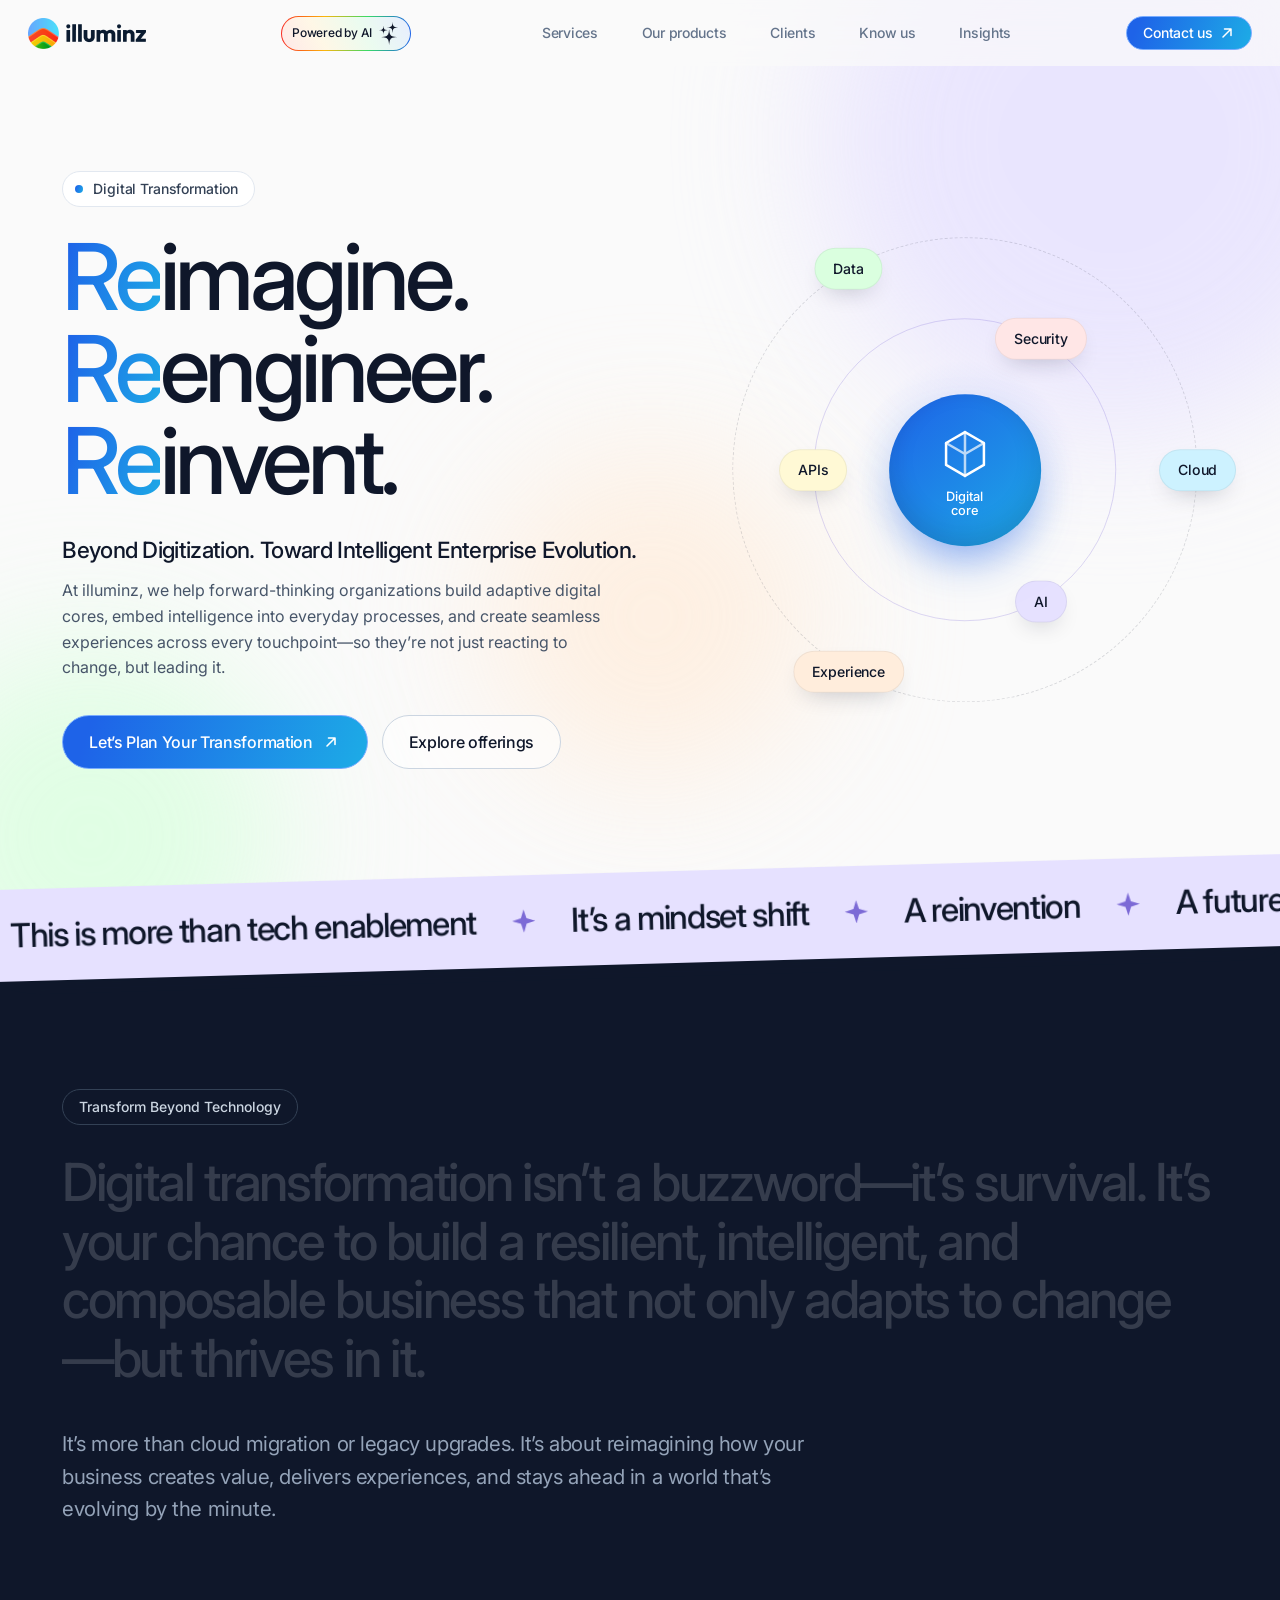
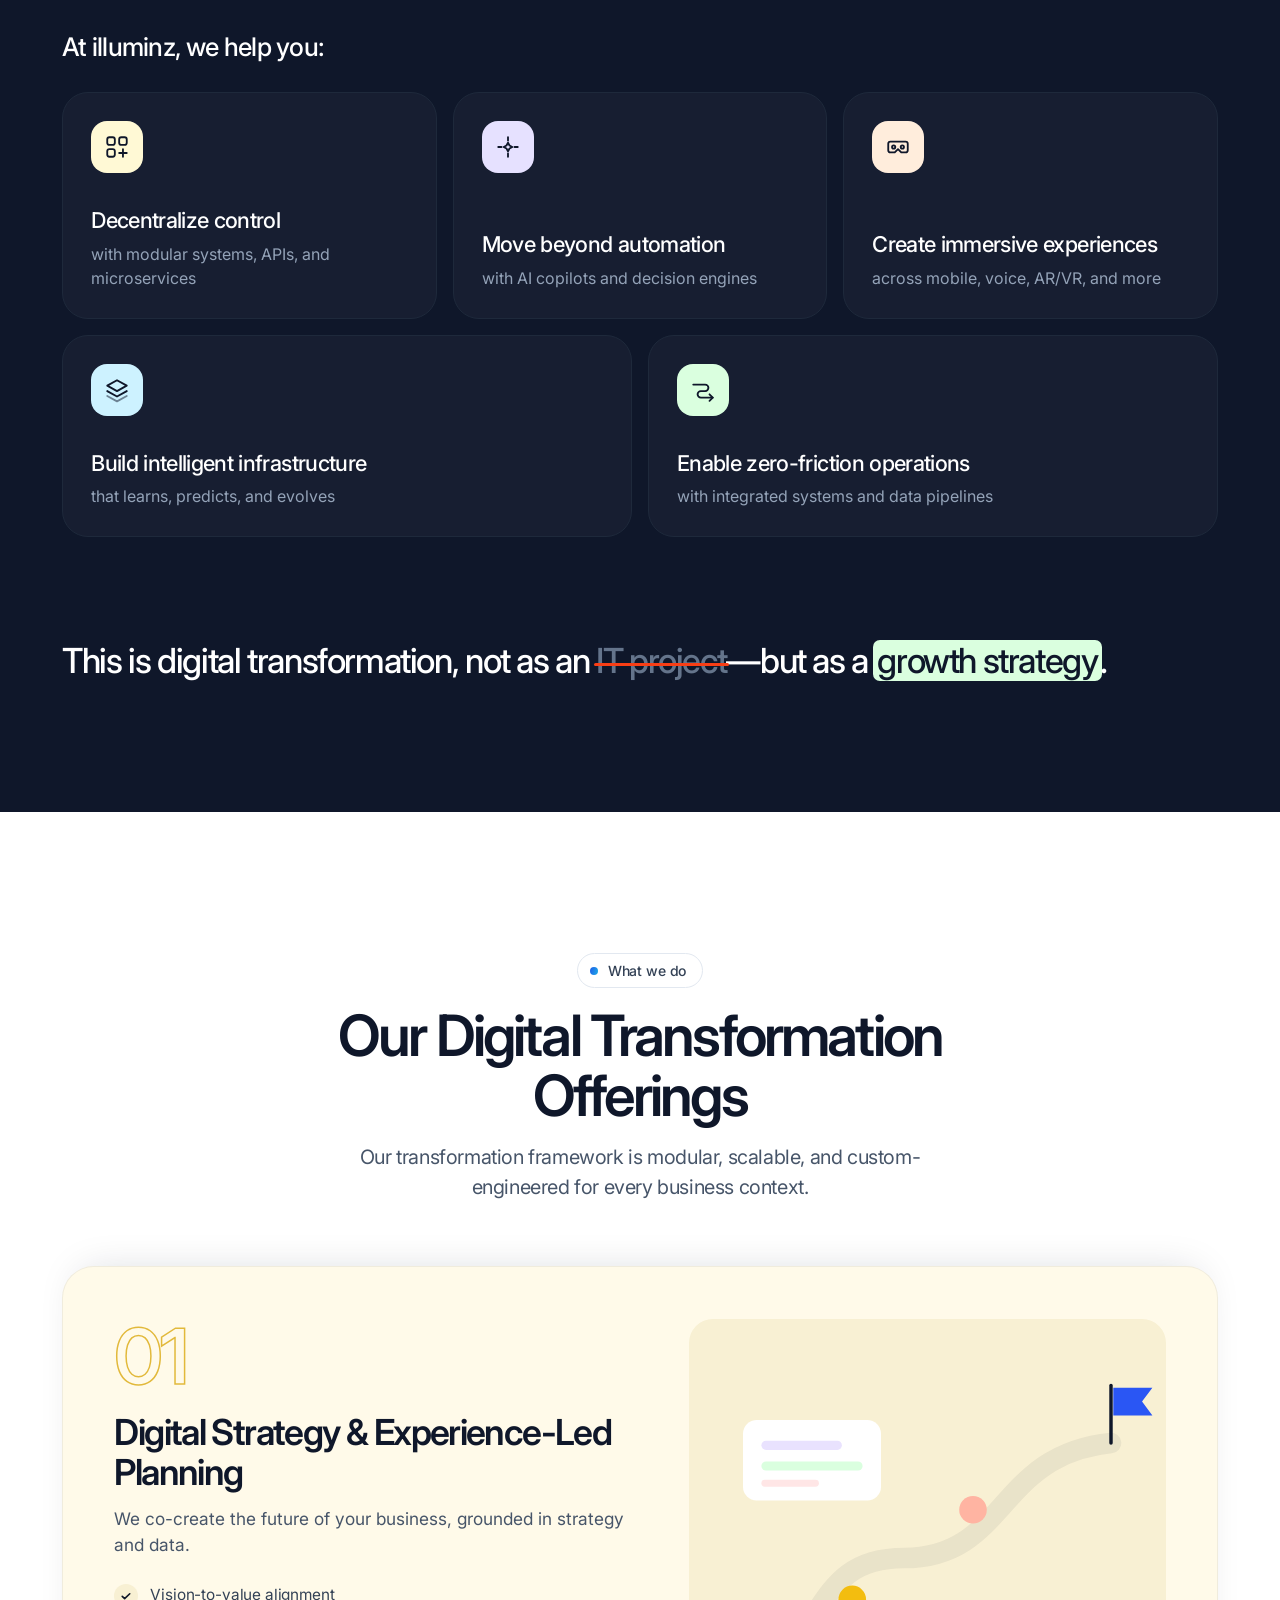
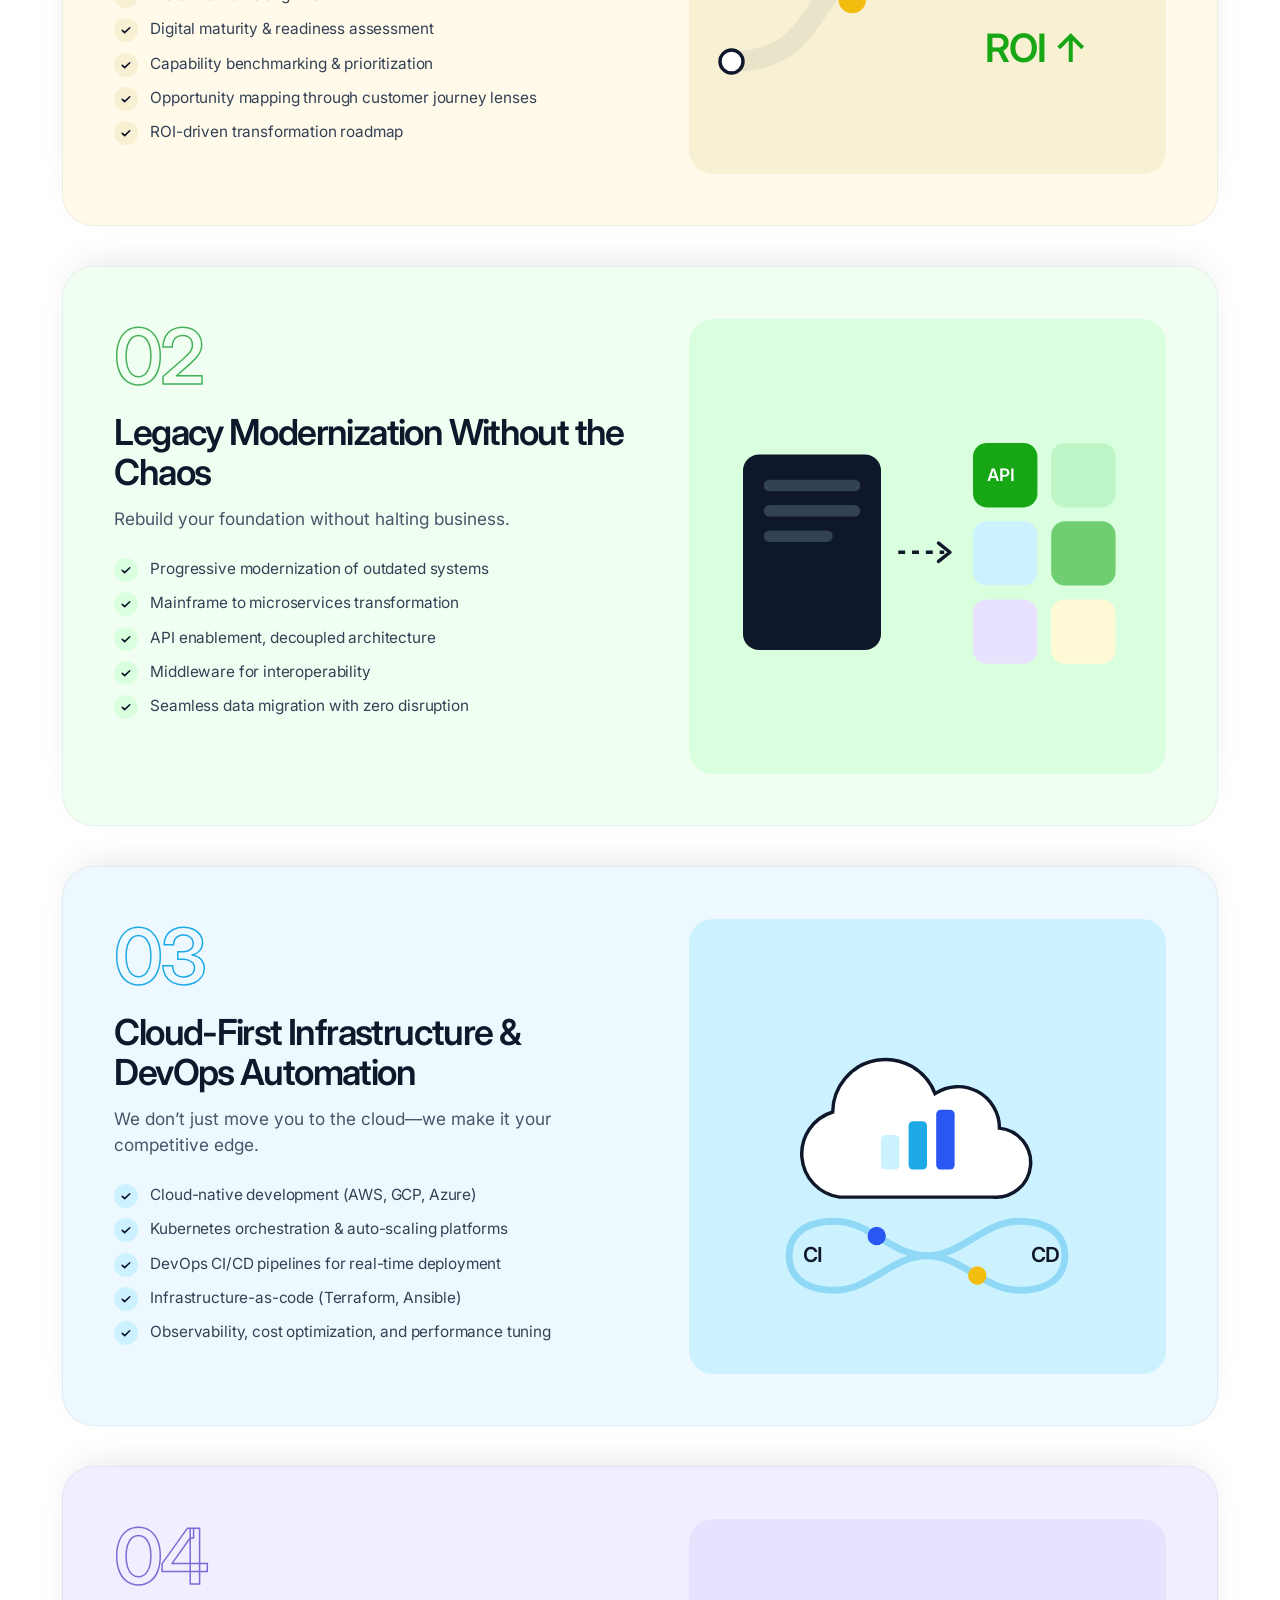
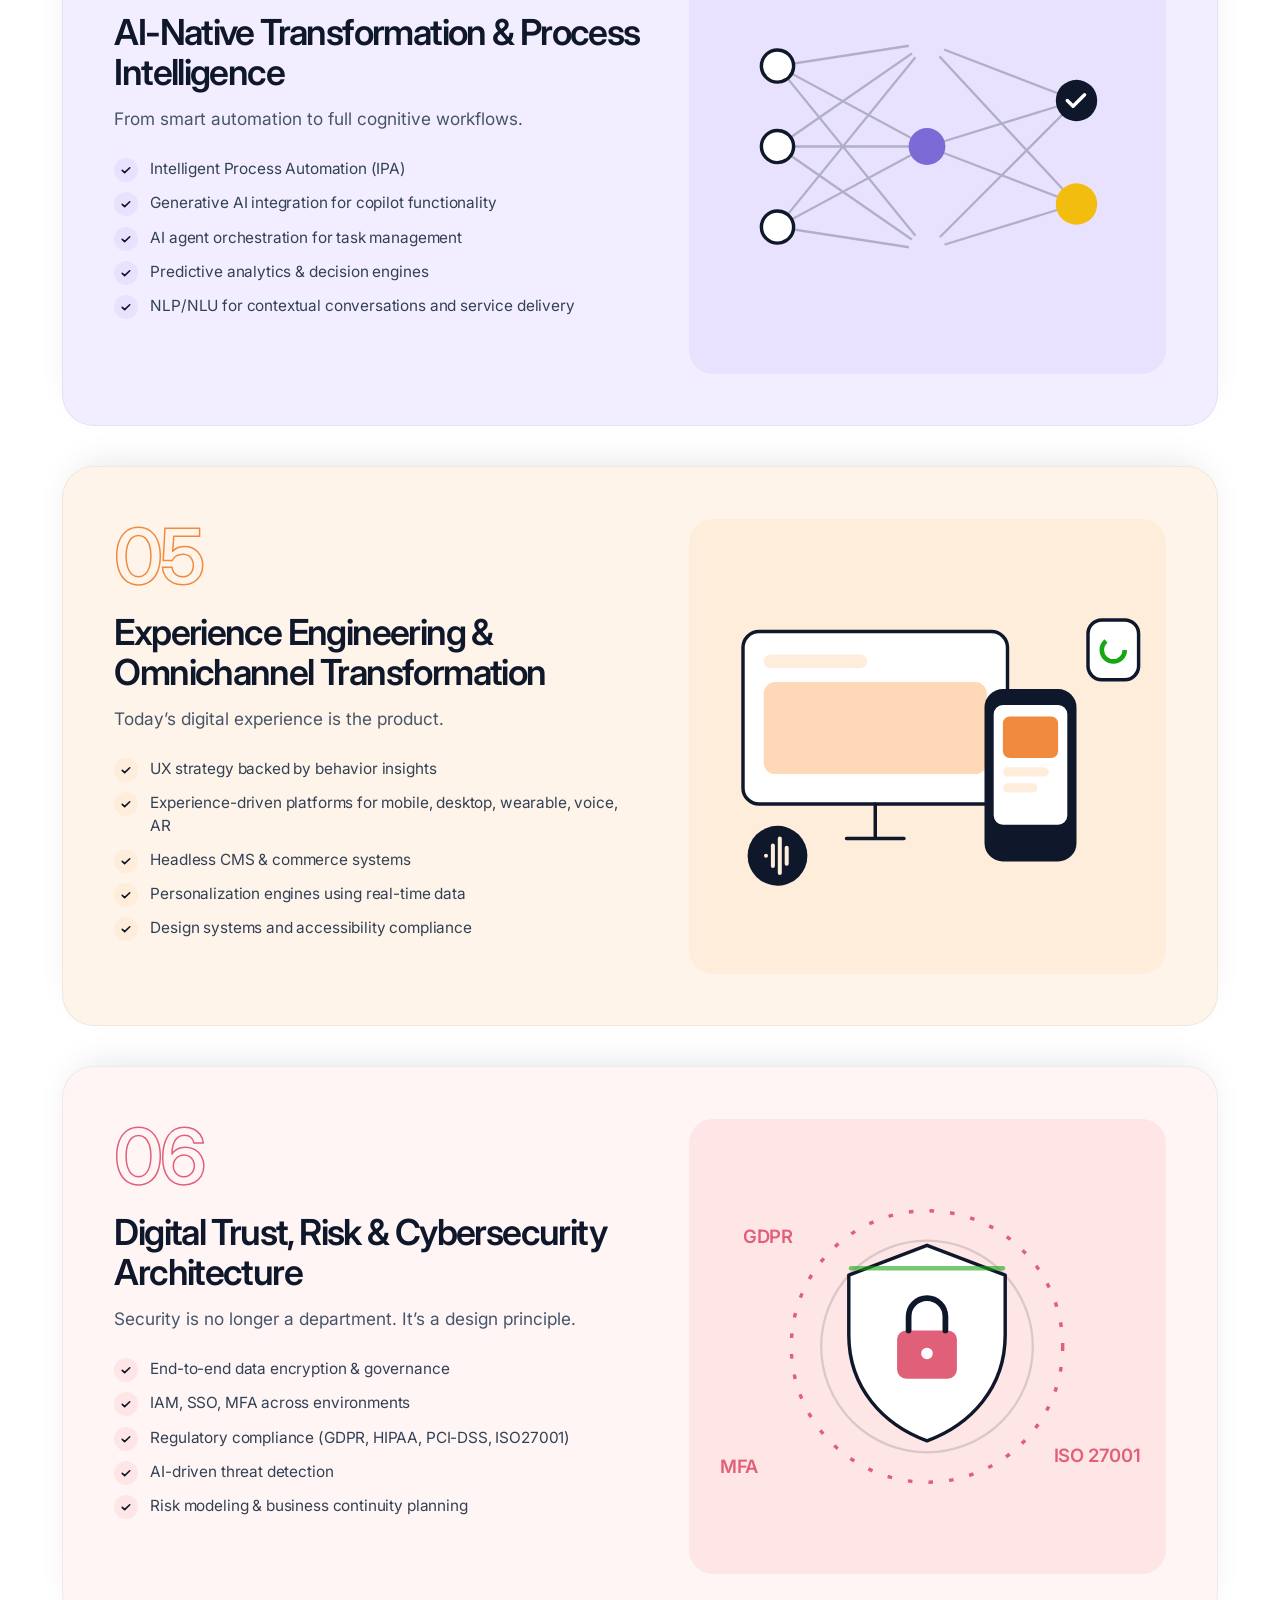
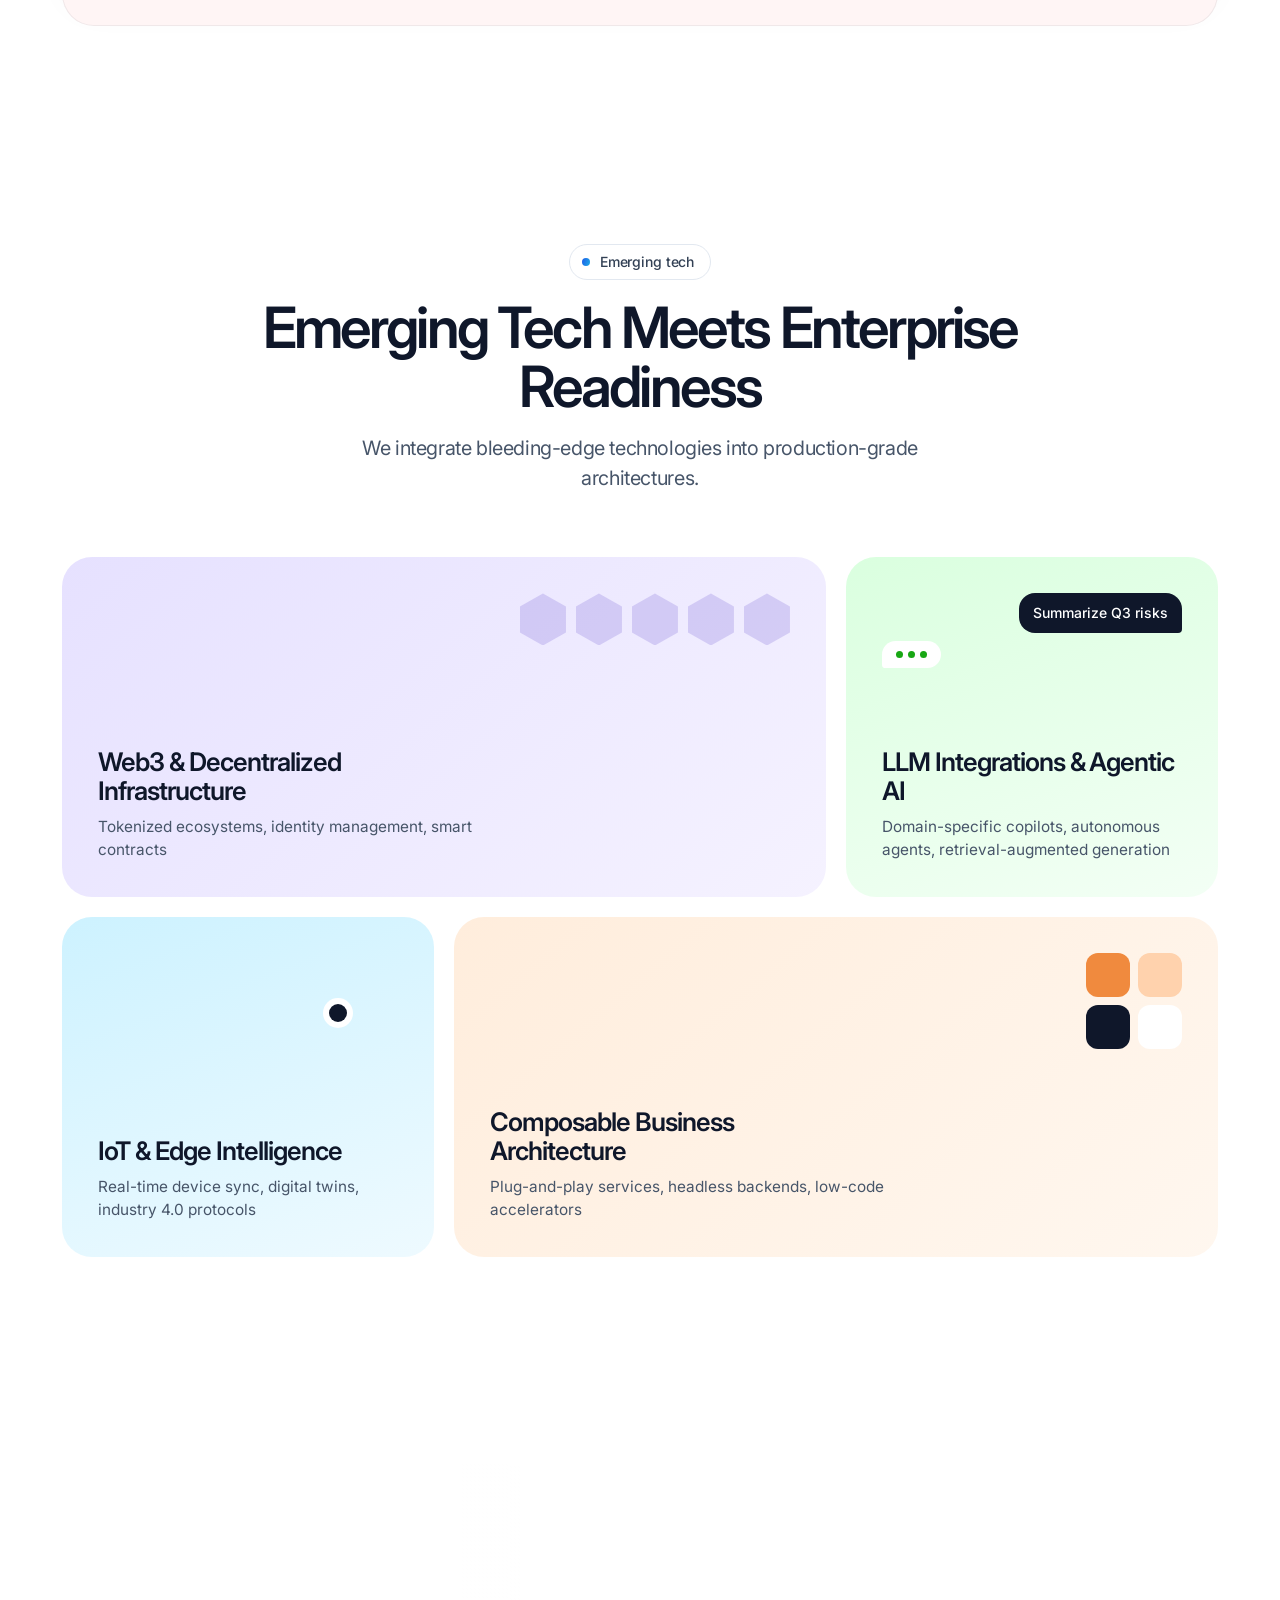
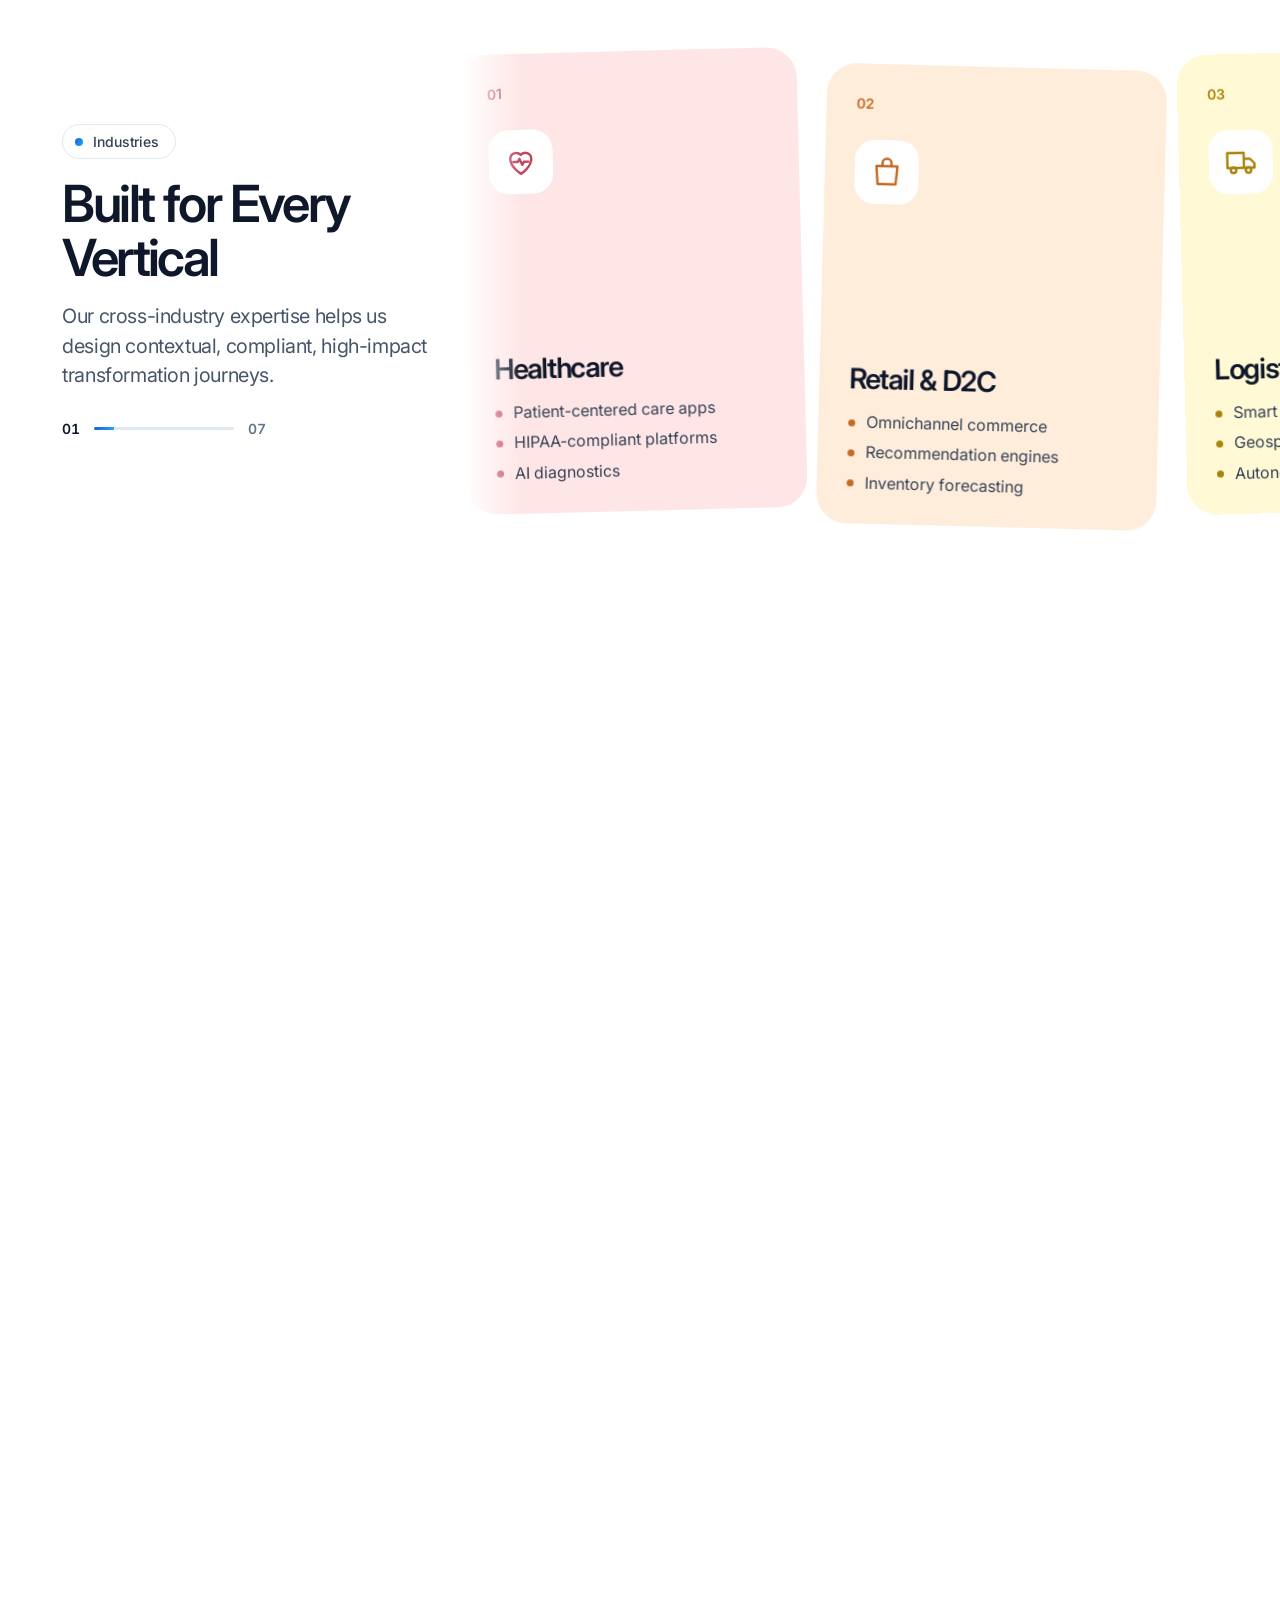
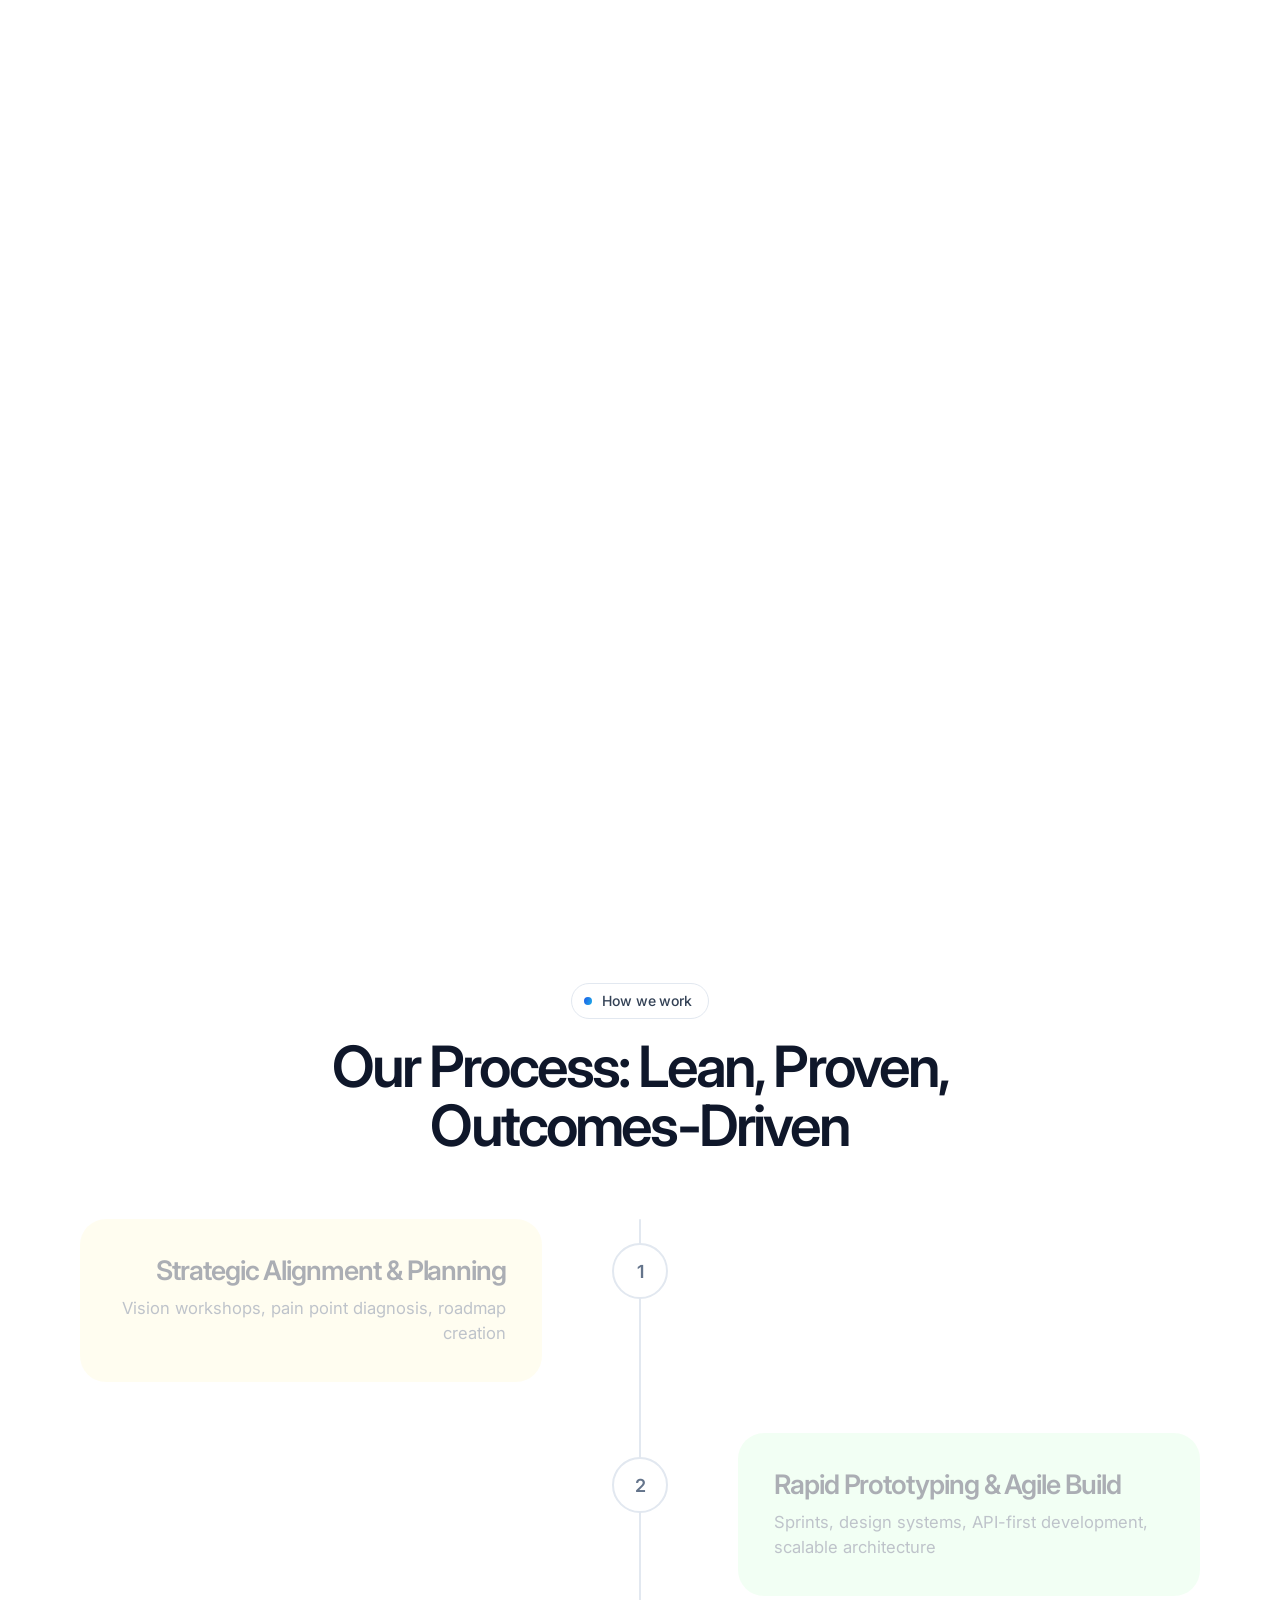
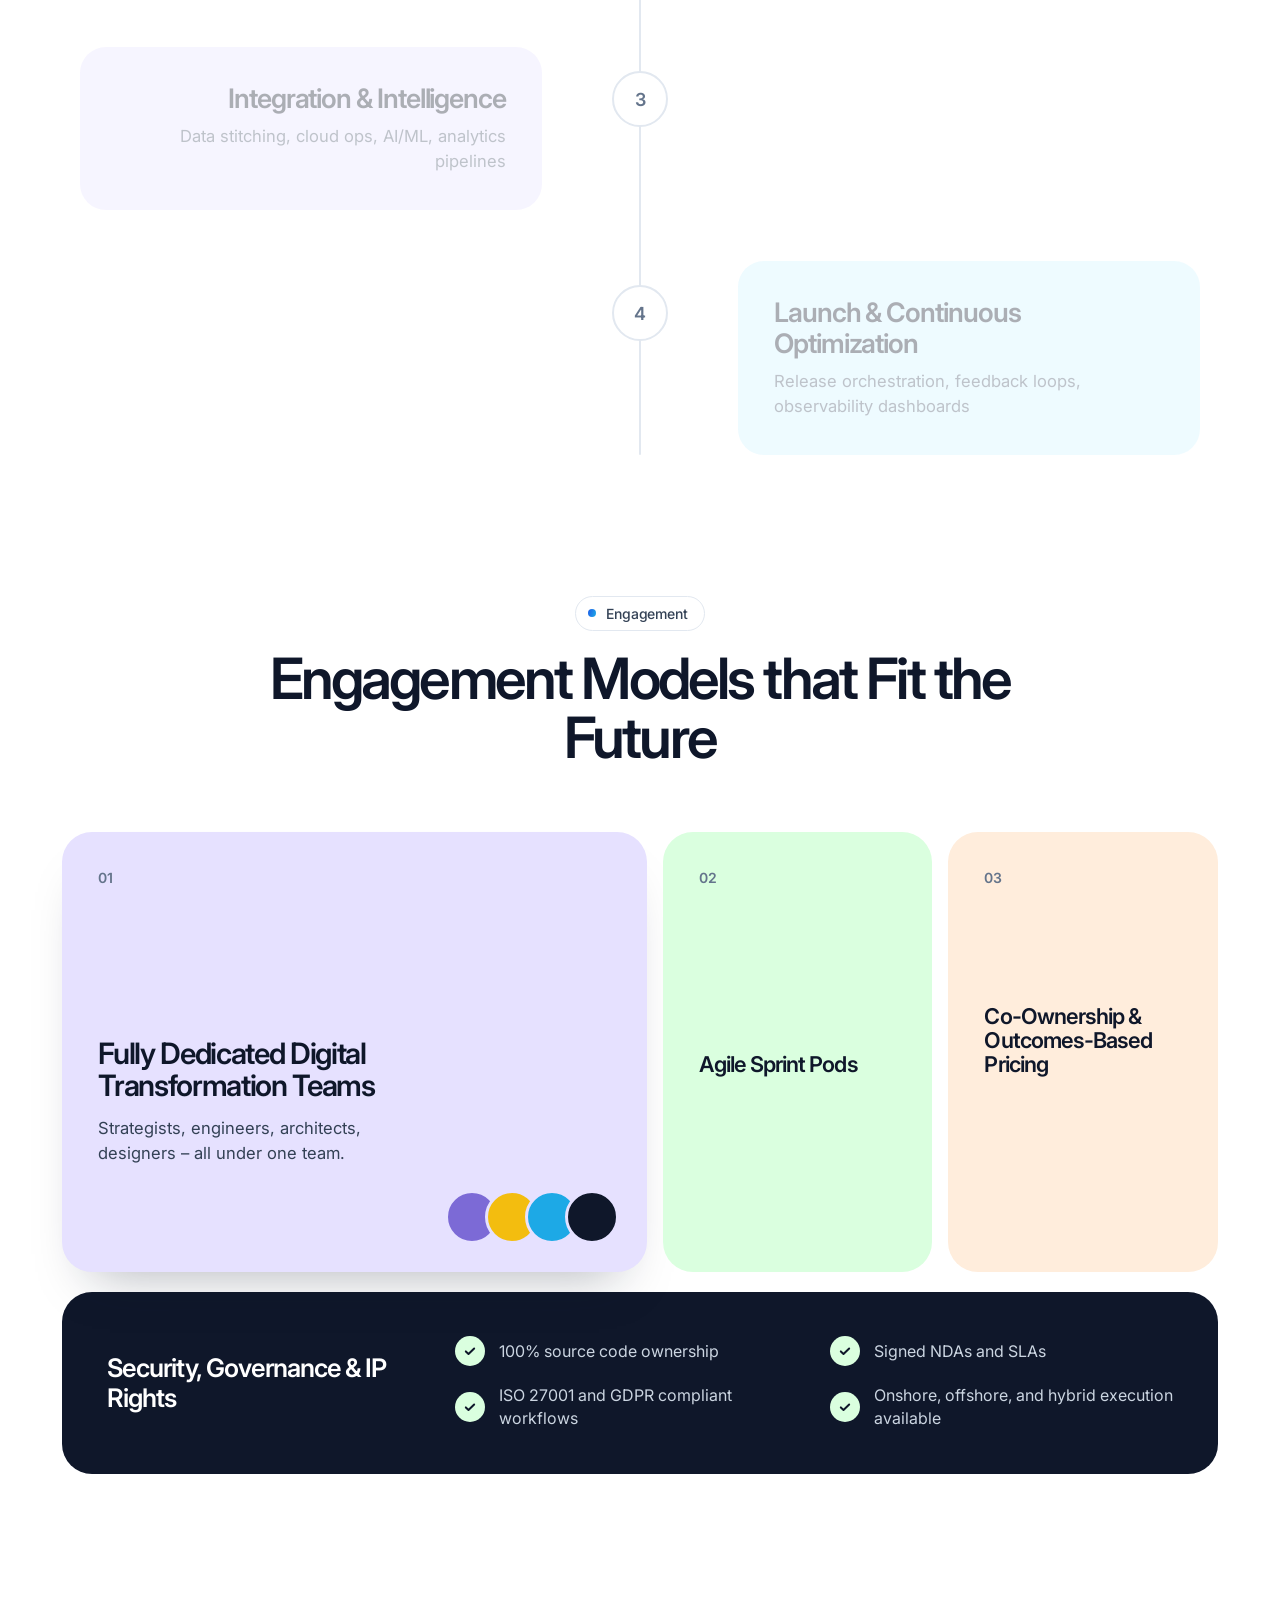
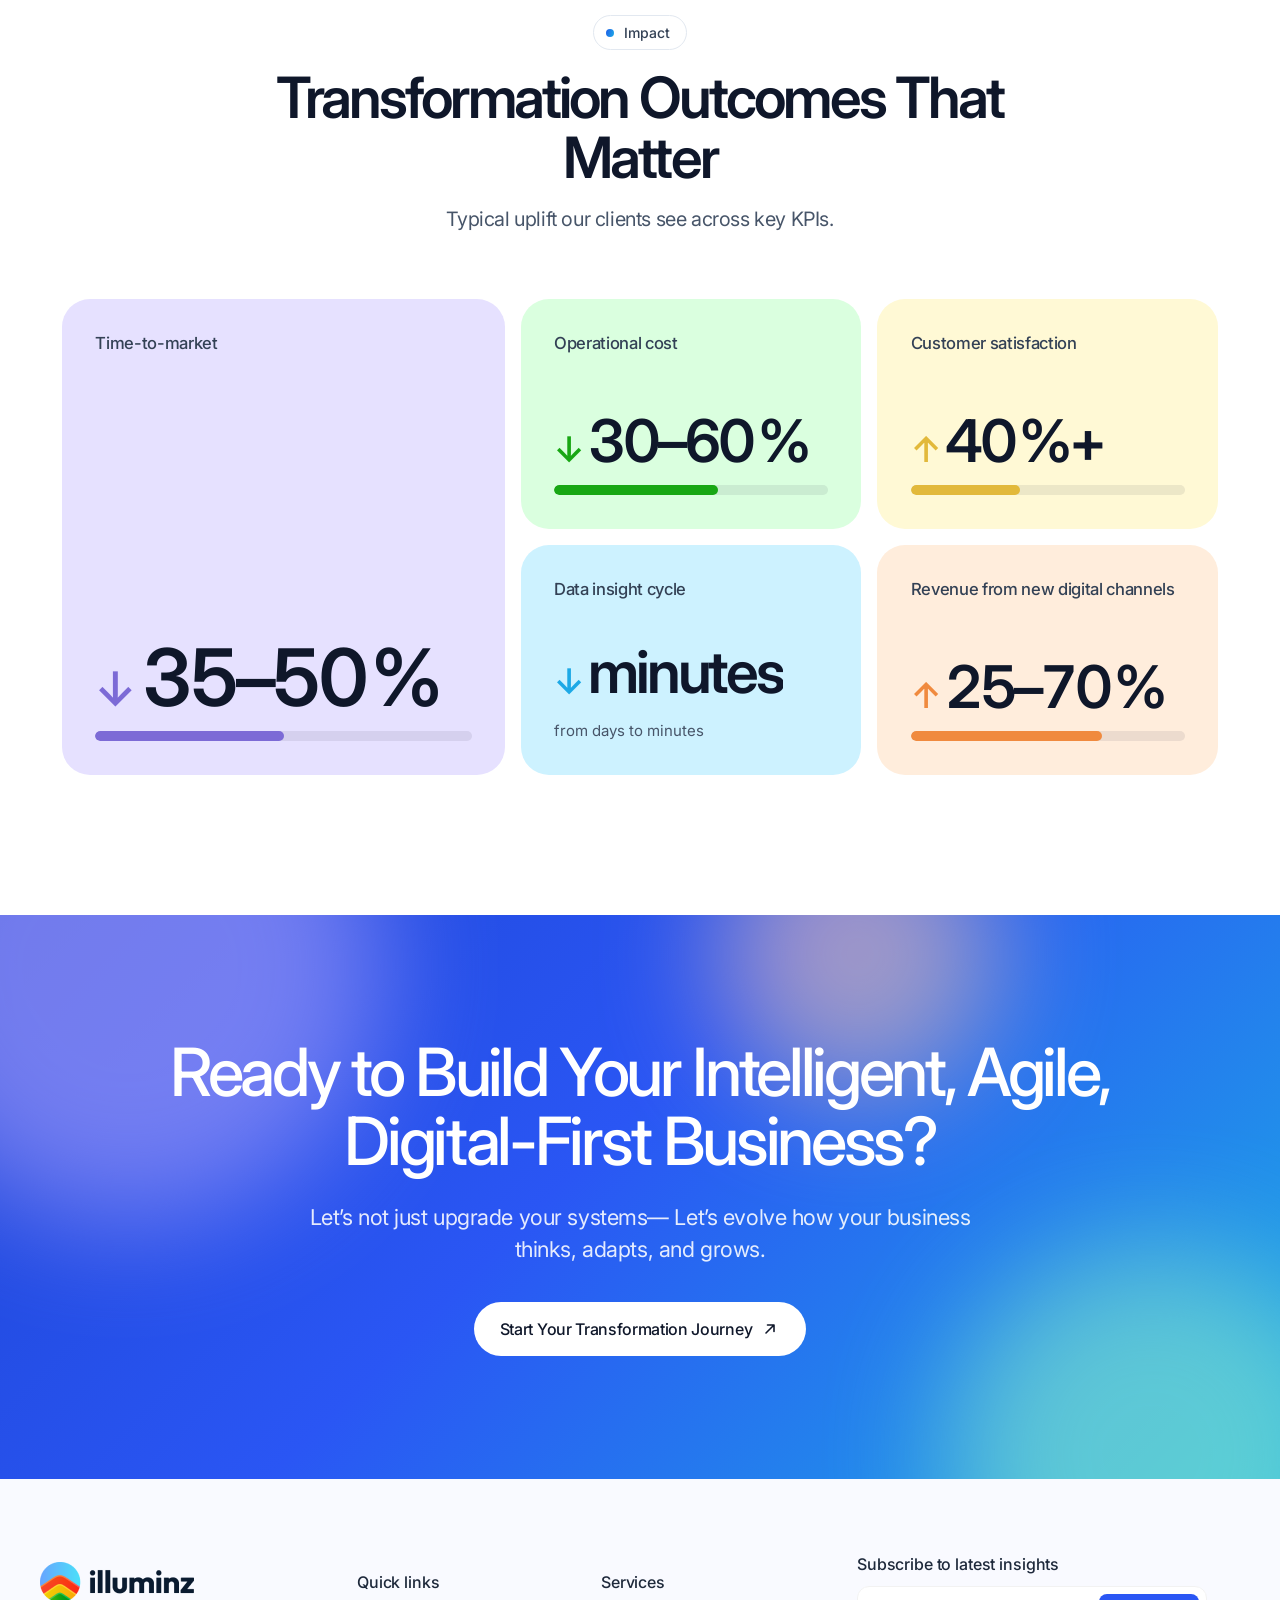
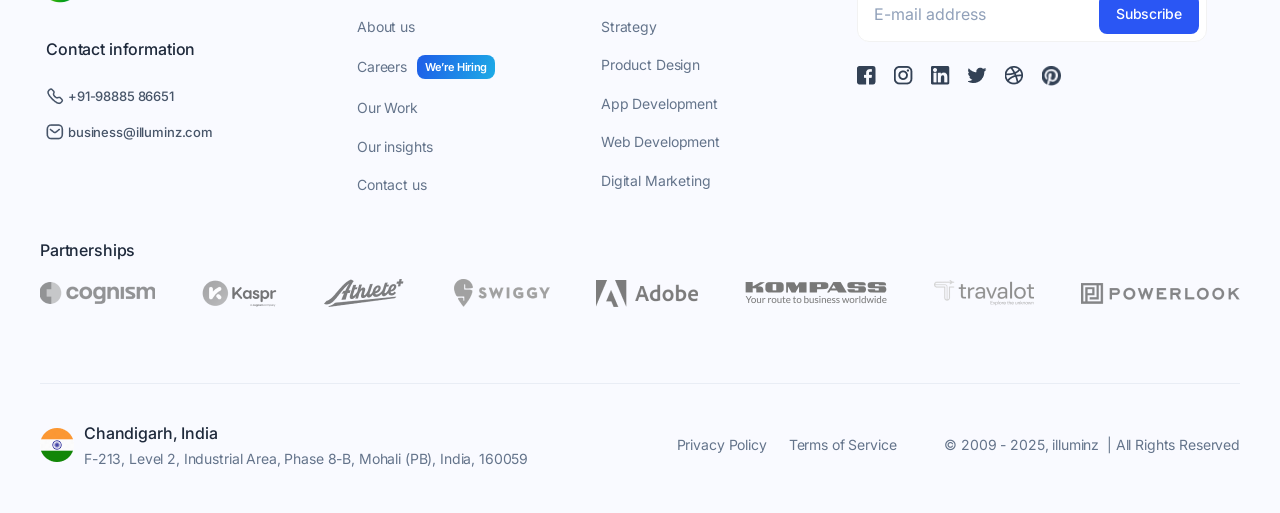
<file: digital-transformation/index.html>
<!DOCTYPE html>
<html lang="en">
<head>
  <meta charset="UTF-8" />
  <meta name="viewport" content="width=device-width, initial-scale=1.0" />
  <title>Digital Transformation | illuminz</title>
  <meta name="description" content="Reimagine. Reengineer. Reinvent. illuminz helps organizations build adaptive digital cores, embed intelligence into everyday processes and create seamless experiences across every touchpoint." />
  <link rel="preconnect" href="https://fonts.googleapis.com" />
  <link rel="preconnect" href="https://fonts.gstatic.com" crossorigin />
  <link href="https://fonts.googleapis.com/css2?family=Inter:wght@400;500;600&family=Instrument+Serif:ital@1&display=swap" rel="stylesheet" />
  <!-- Shared base, header and footer styles from the main site, then this page's styles -->
  <link rel="stylesheet" href="../styles.css" />
  <link rel="stylesheet" href="dt.css" />
  <script>document.documentElement.classList.add("js")</script>
</head>
<body class="dt">

  <div class="scroll-progress" aria-hidden="true"><span></span></div>

  <!-- ================= HEADER ================= -->
  <header class="site-header" id="top">
    <div class="header-inner">
      <a href="../index.html" class="logo" aria-label="illuminz home">
        <img src="../assets/brand/logo.png" alt="illuminz" width="122" height="31" />
      </a>

      <span class="ai-badge">Powered by AI <img src="../assets/brand/sparkle.png" alt="" width="23" height="23" /></span>

      <button class="nav-toggle" aria-label="Open menu" aria-expanded="false" aria-controls="primary-nav">
        <span></span><span></span><span></span>
      </button>

      <nav id="primary-nav" class="primary-nav" aria-label="Primary">
        <ul>
          <li><a href="#">Services</a></li>
          <li><a href="#">Our products</a></li>
          <li><a href="#">Clients</a></li>
          <li><a href="#">Know us</a></li>
          <li><a href="#">Insights</a></li>
        </ul>
        <a href="#contact" class="btn-contact">Contact us
          <svg width="20" height="20" viewBox="0 0 20 20" fill="none" aria-hidden="true"><path d="M6 14 14 6M7.5 6H14v6.5" stroke="currentColor" stroke-width="1.5" stroke-linecap="round" stroke-linejoin="round"/></svg>
        </a>
      </nav>
    </div>
  </header>

  <main>

    <!-- ================= HERO ================= -->
    <section class="dt-hero" aria-labelledby="dt-hero-title">
      <div class="dt-hero-glow" aria-hidden="true">
        <span class="glow glow--lilac"></span>
        <span class="glow glow--mint"></span>
        <span class="glow glow--peach"></span>
      </div>

      <div class="dt-hero-inner">
        <div class="dt-hero-copy">
          <p class="kicker"><span class="kicker-dot"></span>Digital Transformation</p>
          <h1 class="dt-hero-title" id="dt-hero-title">
            <span class="re-word" style="--i:0"><span>Re</span>imagine.</span>
            <span class="re-word" style="--i:1"><span>Re</span>engineer.</span>
            <span class="re-word" style="--i:2"><span>Re</span>invent.</span>
          </h1>
          <p class="dt-hero-sub">Beyond Digitization. Toward Intelligent Enterprise Evolution.</p>
          <p class="dt-hero-text">At illuminz, we help forward-thinking organizations build adaptive digital cores, embed intelligence into everyday processes, and create seamless experiences across every touchpoint—so they’re not just reacting to change, but leading it.</p>
          <div class="dt-hero-actions">
            <a href="#contact" class="btn-primary">Let’s Plan Your Transformation
              <svg width="20" height="20" viewBox="0 0 20 20" fill="none" aria-hidden="true"><path d="M6 14 14 6M7.5 6H14v6.5" stroke="currentColor" stroke-width="1.6" stroke-linecap="round" stroke-linejoin="round"/></svg>
            </a>
            <a href="#offerings" class="btn-ghost">Explore offerings</a>
          </div>
        </div>

        <!-- Digital core: modules orbit an intelligent centre -->
        <div class="core" aria-hidden="true">
          <div class="core-ring core-ring--3"></div>
          <div class="core-ring core-ring--2"></div>
          <div class="core-ring core-ring--1"></div>
          <div class="orbit orbit--outer">
            <span class="chip-pos" style="--a:0deg"><span class="chip chip--sky">Cloud</span></span>
            <span class="chip-pos" style="--a:120deg"><span class="chip chip--peach">Experience</span></span>
            <span class="chip-pos" style="--a:240deg"><span class="chip chip--mint">Data</span></span>
          </div>
          <div class="orbit orbit--inner">
            <span class="chip-pos" style="--a:60deg"><span class="chip chip--lilac">AI</span></span>
            <span class="chip-pos" style="--a:180deg"><span class="chip chip--yellow">APIs</span></span>
            <span class="chip-pos" style="--a:300deg"><span class="chip chip--pink">Security</span></span>
          </div>
          <div class="core-centre">
            <svg viewBox="0 0 64 64" width="64" height="64"><path d="M32 10 51 21v22L32 54 13 43V21Z" fill="none" stroke="#fff" stroke-width="2.5" stroke-linejoin="round"/><path d="M32 10v22m0 0 19-11M32 32 13 21m19 11v22" stroke="#fff" stroke-width="2.5" stroke-linecap="round" opacity=".7"/></svg>
            <span>Digital<br />core</span>
          </div>
        </div>
      </div>
    </section>

    <!-- Statement marquee -->
    <div class="mindset" aria-label="This is more than tech enablement. It’s a mindset shift. A reinvention. A future built on strategy, data, and speed.">
      <div class="mindset-track" aria-hidden="true">
        <span>This is more than tech enablement</span><i></i>
        <span>It’s a mindset shift</span><i></i>
        <span>A reinvention</span><i></i>
        <span>A future built on <em>strategy</em>, <em>data</em> &amp; <em>speed</em></span><i></i>
      </div>
    </div>

    <!-- ================= TRANSFORM BEYOND TECHNOLOGY ================= -->
    <section class="beyond" aria-labelledby="beyond-title">
      <div class="beyond-inner">
        <p class="eyebrow-light" id="beyond-title">Transform Beyond Technology</p>
        <p class="scrub" data-scrub>Digital transformation isn’t a buzzword—it’s survival. It’s your chance to build a resilient, intelligent, and composable business that not only adapts to change—but thrives in it.</p>
        <p class="beyond-text" data-reveal>It’s more than cloud migration or legacy upgrades. It’s about reimagining how your business creates value, delivers experiences, and stays ahead in a world that’s evolving by the minute.</p>

        <h2 class="beyond-help" data-reveal>At illuminz, we help you:</h2>
        <ul class="help-grid">
          <li class="help-card help-card--yellow" data-reveal>
            <span class="help-icon"><svg viewBox="0 0 24 24"><rect x="3" y="3" width="7" height="7" rx="2"/><rect x="14" y="3" width="7" height="7" rx="2"/><rect x="3" y="14" width="7" height="7" rx="2"/><path d="M17.5 14v7M14 17.5h7"/></svg></span>
            <h3>Decentralize control</h3>
            <p>with modular systems, APIs, and microservices</p>
          </li>
          <li class="help-card help-card--lilac" data-reveal style="--reveal-delay:.08s">
            <span class="help-icon"><svg viewBox="0 0 24 24"><path d="M12 3v3m0 12v3M3 12h3m12 0h3M12 8l1.4 2.6L16 12l-2.6 1.4L12 16l-1.4-2.6L8 12l2.6-1.4Z"/></svg></span>
            <h3>Move beyond automation</h3>
            <p>with AI copilots and decision engines</p>
          </li>
          <li class="help-card help-card--peach" data-reveal style="--reveal-delay:.16s">
            <span class="help-icon"><svg viewBox="0 0 24 24"><path d="M3 9a2 2 0 0 1 2-2h14a2 2 0 0 1 2 2v6a2 2 0 0 1-2 2h-4l-3-3-3 3H5a2 2 0 0 1-2-2Z"/><circle cx="8" cy="12" r="1.5"/><circle cx="16" cy="12" r="1.5"/></svg></span>
            <h3>Create immersive experiences</h3>
            <p>across mobile, voice, AR/VR, and more</p>
          </li>
          <li class="help-card help-card--sky" data-reveal style="--reveal-delay:.08s">
            <span class="help-icon"><svg viewBox="0 0 24 24"><path d="m12 3 9 5-9 5-9-5Z"/><path d="m3 13 9 5 9-5"/><path d="m3 17.5 9 5 9-5" opacity=".5"/></svg></span>
            <h3>Build intelligent infrastructure</h3>
            <p>that learns, predicts, and evolves</p>
          </li>
          <li class="help-card help-card--mint" data-reveal style="--reveal-delay:.16s">
            <span class="help-icon"><svg viewBox="0 0 24 24"><path d="M3 7h11a3 3 0 0 1 0 6H10a3 3 0 0 0 0 6h11"/><path d="m18 16 3 3-3 3"/></svg></span>
            <h3>Enable zero-friction operations</h3>
            <p>with integrated systems and data pipelines</p>
          </li>
        </ul>

        <p class="beyond-close" data-reveal>This is digital transformation, not as an <s class="strike">IT project</s>—but as a <span class="grow">growth strategy</span>.</p>
      </div>
    </section>

    <!-- ================= OFFERINGS (stacking cards) ================= -->
    <section class="offerings" id="offerings" aria-labelledby="offerings-title">
      <header class="section-head" data-reveal>
        <p class="kicker"><span class="kicker-dot"></span>What we do</p>
        <h2 class="dt-title" id="offerings-title">Our Digital Transformation Offerings</h2>
        <p class="dt-lead">Our transformation framework is modular, scalable, and custom-engineered for every business context.</p>
      </header>

      <div class="stack">
        <article class="stack-card" style="--bg:#fffae9; --accent:#e2b93b; --tint:#f8f0d3; --i:0">
          <div class="stack-copy">
            <span class="stack-num">01</span>
            <h3>Digital Strategy &amp; Experience-Led Planning</h3>
            <p class="stack-tag">We co-create the future of your business, grounded in strategy and data.</p>
            <ul class="ticks">
              <li>Vision-to-value alignment</li>
              <li>Digital maturity &amp; readiness assessment</li>
              <li>Capability benchmarking &amp; prioritization</li>
              <li>Opportunity mapping through customer journey lenses</li>
              <li>ROI-driven transformation roadmap</li>
            </ul>
          </div>
          <div class="stack-art" aria-hidden="true">
            <svg viewBox="0 0 400 300" class="art art--roadmap">
              <path class="road" d="M30 250 C 120 250, 90 160, 180 160 S 260 70, 360 60" />
              <path class="road-dash" d="M30 250 C 120 250, 90 160, 180 160 S 260 70, 360 60" />
              <circle cx="30" cy="250" r="10" fill="#fff" stroke="#0f172a" stroke-width="3"/>
              <circle class="ms ms1" cx="135" cy="196" r="12" fill="#f3bd0f"/>
              <circle class="ms ms2" cx="240" cy="118" r="12" fill="#ffb4a2"/>
              <g class="flag"><path d="M360 60V10" stroke="#0f172a" stroke-width="3" stroke-linecap="round"/><path d="M362 12h34l-9 12 9 12h-34Z" fill="#2a56f4"/></g>
              <g class="note"><rect x="40" y="40" width="120" height="70" rx="12" fill="#fff"/><rect x="56" y="58" width="70" height="8" rx="4" fill="#e9e2fe"/><rect x="56" y="76" width="88" height="8" rx="4" fill="#daffdf"/><rect x="56" y="92" width="50" height="6" rx="3" fill="#ffe6e6"/></g>
              <text x="250" y="250" class="roi">ROI ↑</text>
            </svg>
          </div>
        </article>

        <article class="stack-card" style="--bg:#f1fff3; --accent:#45b05a; --tint:#daffdf; --i:1">
          <div class="stack-copy">
            <span class="stack-num">02</span>
            <h3>Legacy Modernization Without the Chaos</h3>
            <p class="stack-tag">Rebuild your foundation without halting business.</p>
            <ul class="ticks">
              <li>Progressive modernization of outdated systems</li>
              <li>Mainframe to microservices transformation</li>
              <li>API enablement, decoupled architecture</li>
              <li>Middleware for interoperability</li>
              <li>Seamless data migration with zero disruption</li>
            </ul>
          </div>
          <div class="stack-art" aria-hidden="true">
            <svg viewBox="0 0 400 300" class="art art--blocks">
              <g class="mono"><rect x="40" y="70" width="120" height="170" rx="14" fill="#0f172a"/><rect x="58" y="92" width="84" height="10" rx="5" fill="#334155"/><rect x="58" y="114" width="84" height="10" rx="5" fill="#334155"/><rect x="58" y="136" width="60" height="10" rx="5" fill="#334155"/></g>
              <path d="M175 155h40" stroke="#0f172a" stroke-width="3" stroke-dasharray="6 6" class="flow"/>
              <path d="m210 147 10 8-10 8" fill="none" stroke="#0f172a" stroke-width="3" stroke-linecap="round" stroke-linejoin="round"/>
              <g class="micro">
                <rect class="m m1" x="240" y="60"  width="56" height="56" rx="12" fill="#18a714"/>
                <rect class="m m2" x="308" y="60"  width="56" height="56" rx="12" fill="#bdf5c6"/>
                <rect class="m m3" x="240" y="128" width="56" height="56" rx="12" fill="#cdf2ff"/>
                <rect class="m m4" x="308" y="128" width="56" height="56" rx="12" fill="#18a714" opacity=".55"/>
                <rect class="m m5" x="240" y="196" width="56" height="56" rx="12" fill="#e9e2fe"/>
                <rect class="m m6" x="308" y="196" width="56" height="56" rx="12" fill="#fff9d5"/>
              </g>
              <text x="252" y="93" class="api">API</text>
            </svg>
          </div>
        </article>

        <article class="stack-card" style="--bg:#eef9ff; --accent:#1da9e6; --tint:#cdf2ff; --i:2">
          <div class="stack-copy">
            <span class="stack-num">03</span>
            <h3>Cloud-First Infrastructure &amp; DevOps Automation</h3>
            <p class="stack-tag">We don’t just move you to the cloud—we make it your competitive edge.</p>
            <ul class="ticks">
              <li>Cloud-native development (AWS, GCP, Azure)</li>
              <li>Kubernetes orchestration &amp; auto-scaling platforms</li>
              <li>DevOps CI/CD pipelines for real-time deployment</li>
              <li>Infrastructure-as-code (Terraform, Ansible)</li>
              <li>Observability, cost optimization, and performance tuning</li>
            </ul>
          </div>
          <div class="stack-art" aria-hidden="true">
            <svg viewBox="0 0 400 300" class="art art--cloud">
              <path d="M118 120a46 46 0 0 1 89-16 36 36 0 0 1 56 30 30 30 0 0 1-6 60H124a38 38 0 0 1-6-74Z" fill="#fff" stroke="#0f172a" stroke-width="3"/>
              <path id="loop" class="loop" d="M200 245c-30 0-50-30-80-30s-40 15-40 30 10 30 40 30 50-30 80-30 50 30 80 30 40-15 40-30-10-30-40-30-50 30-80 30Z" fill="none" stroke="#1da9e6" stroke-width="6" stroke-linecap="round" opacity=".35"/>
              <circle r="8" fill="#2a56f4"><animateMotion dur="4s" repeatCount="indefinite"><mpath href="#loop"/></animateMotion></circle>
              <circle r="8" fill="#f3bd0f"><animateMotion dur="4s" begin="-2s" repeatCount="indefinite"><mpath href="#loop"/></animateMotion></circle>
              <text x="92" y="250" class="ci">CI</text><text x="290" y="250" class="ci">CD</text>
              <g class="bars"><rect x="160" y="140" width="16" height="30" rx="4" fill="#cdf2ff"/><rect x="184" y="128" width="16" height="42" rx="4" fill="#1da9e6"/><rect x="208" y="118" width="16" height="52" rx="4" fill="#2a56f4"/></g>
            </svg>
          </div>
        </article>

        <article class="stack-card" style="--bg:#f2eeff; --accent:#7c6ad6; --tint:#e9e2fe; --i:3">
          <div class="stack-copy">
            <span class="stack-num">04</span>
            <h3>AI-Native Transformation &amp; Process Intelligence</h3>
            <p class="stack-tag">From smart automation to full cognitive workflows.</p>
            <ul class="ticks">
              <li>Intelligent Process Automation (IPA)</li>
              <li>Generative AI integration for copilot functionality</li>
              <li>AI agent orchestration for task management</li>
              <li>Predictive analytics &amp; decision engines</li>
              <li>NLP/NLU for contextual conversations and service delivery</li>
            </ul>
          </div>
          <div class="stack-art" aria-hidden="true">
            <svg viewBox="0 0 400 300" class="art art--neural">
              <g class="edges" stroke="#0f172a" stroke-width="2" opacity=".25">
                <path d="M70 80 200 60M70 80 200 150M70 80 200 240M70 150 200 60M70 150 200 150M70 150 200 240M70 220 200 60M70 220 200 150M70 220 200 240M200 60 330 110M200 150 330 110M200 240 330 110M200 60 330 200M200 150 330 200M200 240 330 200"/>
              </g>
              <g class="pulses" stroke="#7c6ad6" stroke-width="3" fill="none" stroke-linecap="round">
                <path class="p p1" d="M70 80 200 150 330 110"/>
                <path class="p p2" d="M70 220 200 60 330 200"/>
                <path class="p p3" d="M70 150 200 240 330 110"/>
              </g>
              <g class="nodes">
                <circle cx="70" cy="80" r="14" fill="#fff" stroke="#0f172a" stroke-width="3"/><circle cx="70" cy="150" r="14" fill="#fff" stroke="#0f172a" stroke-width="3"/><circle cx="70" cy="220" r="14" fill="#fff" stroke="#0f172a" stroke-width="3"/>
                <circle class="n" cx="200" cy="60" r="16" fill="#e9e2fe"/><circle class="n" cx="200" cy="150" r="16" fill="#7c6ad6"/><circle class="n" cx="200" cy="240" r="16" fill="#e9e2fe"/>
                <circle cx="330" cy="110" r="18" fill="#0f172a"/><circle cx="330" cy="200" r="18" fill="#f3bd0f"/>
              </g>
              <path d="M322 110l5 5 10-10" stroke="#fff" stroke-width="3" fill="none" stroke-linecap="round" stroke-linejoin="round"/>
            </svg>
          </div>
        </article>

        <article class="stack-card" style="--bg:#fff4ea; --accent:#f08a3e; --tint:#ffeddc; --i:4">
          <div class="stack-copy">
            <span class="stack-num">05</span>
            <h3>Experience Engineering &amp; Omnichannel Transformation</h3>
            <p class="stack-tag">Today’s digital experience is the product.</p>
            <ul class="ticks">
              <li>UX strategy backed by behavior insights</li>
              <li>Experience-driven platforms for mobile, desktop, wearable, voice, AR</li>
              <li>Headless CMS &amp; commerce systems</li>
              <li>Personalization engines using real-time data</li>
              <li>Design systems and accessibility compliance</li>
            </ul>
          </div>
          <div class="stack-art" aria-hidden="true">
            <svg viewBox="0 0 400 300" class="art art--devices">
              <g class="dev dev-desk"><rect x="40" y="50" width="230" height="150" rx="14" fill="#fff" stroke="#0f172a" stroke-width="3"/><rect x="58" y="70" width="90" height="12" rx="6" fill="#ffeddc"/><rect x="58" y="94" width="194" height="80" rx="10" fill="#ffd8b8"/><path d="M130 230h50M155 200v30" stroke="#0f172a" stroke-width="3" stroke-linecap="round"/></g>
              <g class="dev dev-phone"><rect x="250" y="100" width="80" height="150" rx="16" fill="#0f172a"/><rect x="258" y="114" width="64" height="104" rx="8" fill="#fff"/><rect x="266" y="124" width="48" height="36" rx="6" fill="#f08a3e"/><rect x="266" y="168" width="40" height="8" rx="4" fill="#ffeddc"/><rect x="266" y="182" width="30" height="8" rx="4" fill="#ffeddc"/></g>
              <g class="dev dev-watch"><rect x="340" y="40" width="44" height="52" rx="12" fill="#fff" stroke="#0f172a" stroke-width="3"/><circle cx="362" cy="66" r="10" fill="none" stroke="#18a714" stroke-width="4" stroke-dasharray="40 63"/></g>
              <g class="dev dev-voice"><circle cx="70" cy="245" r="26" fill="#0f172a"/><path d="M60 245v0M66 236v18M72 230v30M78 238v14" stroke="#ffeddc" stroke-width="3.5" stroke-linecap="round"/></g>
            </svg>
          </div>
        </article>

        <article class="stack-card" style="--bg:#fff5f5; --accent:#e0607a; --tint:#ffe6e6; --i:5">
          <div class="stack-copy">
            <span class="stack-num">06</span>
            <h3>Digital Trust, Risk &amp; Cybersecurity Architecture</h3>
            <p class="stack-tag">Security is no longer a department. It’s a design principle.</p>
            <ul class="ticks">
              <li>End-to-end data encryption &amp; governance</li>
              <li>IAM, SSO, MFA across environments</li>
              <li>Regulatory compliance (GDPR, HIPAA, PCI-DSS, ISO27001)</li>
              <li>AI-driven threat detection</li>
              <li>Risk modeling &amp; business continuity planning</li>
            </ul>
          </div>
          <div class="stack-art" aria-hidden="true">
            <svg viewBox="0 0 400 300" class="art art--shield">
              <circle cx="200" cy="150" r="118" fill="none" stroke="#e0607a" stroke-width="3" stroke-dasharray="4 14" class="ring"/>
              <circle cx="200" cy="150" r="92" fill="none" stroke="#0f172a" stroke-width="2" opacity=".15"/>
              <path d="M200 62 268 88v52c0 46-30 78-68 92-38-14-68-46-68-92V88Z" fill="#fff" stroke="#0f172a" stroke-width="3" stroke-linejoin="round"/>
              <rect x="174" y="136" width="52" height="42" rx="8" fill="#e0607a"/>
              <path d="M184 136v-12a16 16 0 0 1 32 0v12" fill="none" stroke="#0f172a" stroke-width="5" stroke-linecap="round"/>
              <circle cx="200" cy="156" r="5" fill="#fff"/>
              <g class="scan"><rect x="132" y="80" width="136" height="4" rx="2" fill="#18a714" opacity=".6"/></g>
              <text x="40" y="60" class="tag-svg">GDPR</text><text x="310" y="250" class="tag-svg">ISO 27001</text><text x="20" y="260" class="tag-svg">MFA</text>
            </svg>
          </div>
        </article>
      </div>
    </section>

    <!-- ================= EMERGING TECH (bento) ================= -->
    <section class="emerging" aria-labelledby="emerging-title">
      <header class="section-head" data-reveal>
        <p class="kicker"><span class="kicker-dot"></span>Emerging tech</p>
        <h2 class="dt-title" id="emerging-title">Emerging Tech Meets Enterprise Readiness</h2>
        <p class="dt-lead">We integrate bleeding-edge technologies into production-grade architectures.</p>
      </header>

      <div class="bento">
        <article class="bento-card bento-card--web3" data-reveal>
          <div class="bento-visual" aria-hidden="true">
            <span class="hex"></span><span class="hex"></span><span class="hex"></span><span class="hex"></span><span class="hex"></span>
          </div>
          <h3>Web3 &amp; Decentralized Infrastructure</h3>
          <p>Tokenized ecosystems, identity management, smart contracts</p>
        </article>
        <article class="bento-card bento-card--llm" data-reveal style="--reveal-delay:.1s">
          <div class="bento-visual chat" aria-hidden="true">
            <span class="bubble bubble--q">Summarize Q3 risks</span>
            <span class="bubble bubble--a"><i></i><i></i><i></i></span>
          </div>
          <h3>LLM Integrations &amp; Agentic AI</h3>
          <p>Domain-specific copilots, autonomous agents, retrieval-augmented generation</p>
        </article>
        <article class="bento-card bento-card--iot" data-reveal>
          <div class="bento-visual radar" aria-hidden="true"><span></span><span></span><span></span><b></b></div>
          <h3>IoT &amp; Edge Intelligence</h3>
          <p>Real-time device sync, digital twins, industry 4.0 protocols</p>
        </article>
        <article class="bento-card bento-card--compose" data-reveal style="--reveal-delay:.1s">
          <div class="bento-visual blocks" aria-hidden="true"><span></span><span></span><span></span><span></span></div>
          <h3>Composable Business Architecture</h3>
          <p>Plug-and-play services, headless backends, low-code accelerators</p>
        </article>
      </div>
    </section>

    <!-- ================= VERTICALS (horizontal scroll) ================= -->
    <section class="verticals" aria-labelledby="verticals-title">
      <div class="verticals-pin">
        <div class="verticals-head">
          <p class="kicker"><span class="kicker-dot"></span>Industries</p>
          <h2 class="dt-title" id="verticals-title">Built for Every Vertical</h2>
          <p class="dt-lead">Our cross-industry expertise helps us design contextual, compliant, high-impact transformation journeys.</p>
          <div class="verticals-meter" aria-hidden="true"><span class="verticals-count">01</span><span class="meter"><i></i></span><span>07</span></div>
        </div>
        <div class="verticals-viewport">
          <ol class="verticals-track">
            <li class="v-card" style="--bg:#ffe6e6; --ink:#c2455d">
              <span class="v-num">01</span>
              <svg class="v-icon" viewBox="0 0 24 24"><path d="M12 20s-7-4.4-7-10a4 4 0 0 1 7-2.6A4 4 0 0 1 19 10c0 5.6-7 10-7 10Z"/><path d="M7 12h3l1-2 2 4 1-2h3"/></svg>
              <h3>Healthcare</h3>
              <ul><li>Patient-centered care apps</li><li>HIPAA-compliant platforms</li><li>AI diagnostics</li></ul>
            </li>
            <li class="v-card" style="--bg:#ffeddc; --ink:#c46a24">
              <span class="v-num">02</span>
              <svg class="v-icon" viewBox="0 0 24 24"><path d="M5 8h14l-1 12H6Z"/><path d="M9 8V6a3 3 0 0 1 6 0v2"/></svg>
              <h3>Retail &amp; D2C</h3>
              <ul><li>Omnichannel commerce</li><li>Recommendation engines</li><li>Inventory forecasting</li></ul>
            </li>
            <li class="v-card" style="--bg:#fff9d5; --ink:#a8840a">
              <span class="v-num">03</span>
              <svg class="v-icon" viewBox="0 0 24 24"><path d="M3 6h11v10H3ZM14 10h4l3 3v3h-7"/><circle cx="7" cy="17.5" r="1.8"/><circle cx="17" cy="17.5" r="1.8"/></svg>
              <h3>Logistics</h3>
              <ul><li>Smart fleet systems</li><li>Geospatial analytics</li><li>Autonomous routing</li></ul>
            </li>
            <li class="v-card" style="--bg:#daffdf; --ink:#2f8a40">
              <span class="v-num">04</span>
              <svg class="v-icon" viewBox="0 0 24 24"><path d="M3 9 12 4l9 5M5 10v8M9.5 10v8M14.5 10v8M19 10v8M3 20h18"/></svg>
              <h3>Banking &amp; Fintech</h3>
              <ul><li>KYC automation</li><li>Fraud detection</li><li>Conversational finance</li></ul>
            </li>
            <li class="v-card" style="--bg:#cdf2ff; --ink:#1479a8">
              <span class="v-num">05</span>
              <svg class="v-icon" viewBox="0 0 24 24"><circle cx="12" cy="12" r="3"/><path d="M12 2v3m0 14v3M2 12h3m14 0h3M4.9 4.9 7 7m10 10 2.1 2.1M4.9 19.1 7 17M17 7l2.1-2.1"/></svg>
              <h3>Manufacturing</h3>
              <ul><li>Predictive maintenance</li><li>Connected machinery</li><li>MES modernization</li></ul>
            </li>
            <li class="v-card" style="--bg:#e6e1ff; --ink:#6553c4">
              <span class="v-num">06</span>
              <svg class="v-icon" viewBox="0 0 24 24"><path d="M4 18h16M6 18a6 6 0 0 1 12 0M12 9V7M10 7h4"/></svg>
              <h3>Hospitality</h3>
              <ul><li>IoT guest controls</li><li>Personalized experience layers</li><li>Booking automation</li></ul>
            </li>
            <li class="v-card" style="--bg:#f1f5f9; --ink:#334155">
              <span class="v-num">07</span>
              <svg class="v-icon" viewBox="0 0 24 24"><path d="M4 21V9l6-4v16M10 21h10V11h-6M14 15h2M14 18h2M6.5 12h1M6.5 15h1M6.5 18h1"/></svg>
              <h3>Construction &amp; Real Estate</h3>
              <ul><li>BIM visualization</li><li>AR-based planning</li><li>Asset monitoring</li></ul>
            </li>
          </ol>
        </div>
      </div>
    </section>

    <!-- ================= PROCESS (drawn timeline) ================= -->
    <section class="process" aria-labelledby="process-title">
      <header class="section-head" data-reveal>
        <p class="kicker"><span class="kicker-dot"></span>How we work</p>
        <h2 class="dt-title" id="process-title">Our Process: Lean, Proven, Outcomes-Driven</h2>
      </header>
      <div class="steps-wrap">
        <span class="steps-line" aria-hidden="true"><i></i></span>
        <ol class="steps">
        <li class="step" style="--c:#fff9d5; --d:#e2b93b">
          <span class="step-dot">1</span>
          <div class="step-card">
            <h3>Strategic Alignment &amp; Planning</h3>
            <p>Vision workshops, pain point diagnosis, roadmap creation</p>
          </div>
        </li>
        <li class="step" style="--c:#daffdf; --d:#45b05a">
          <span class="step-dot">2</span>
          <div class="step-card">
            <h3>Rapid Prototyping &amp; Agile Build</h3>
            <p>Sprints, design systems, API-first development, scalable architecture</p>
          </div>
        </li>
        <li class="step" style="--c:#e6e1ff; --d:#7c6ad6">
          <span class="step-dot">3</span>
          <div class="step-card">
            <h3>Integration &amp; Intelligence</h3>
            <p>Data stitching, cloud ops, AI/ML, analytics pipelines</p>
          </div>
        </li>
        <li class="step" style="--c:#cdf2ff; --d:#1da9e6">
          <span class="step-dot">4</span>
          <div class="step-card">
            <h3>Launch &amp; Continuous Optimization</h3>
            <p>Release orchestration, feedback loops, observability dashboards</p>
          </div>
        </li>
        </ol>
      </div>
    </section>

    <!-- ================= ENGAGEMENT MODELS (expanding panels) ================= -->
    <section class="engage" aria-labelledby="engage-title">
      <header class="section-head" data-reveal>
        <p class="kicker"><span class="kicker-dot"></span>Engagement</p>
        <h2 class="dt-title" id="engage-title">Engagement Models that Fit the Future</h2>
      </header>
      <div class="panels" data-reveal>
        <button class="panel is-active" style="--bg:#e6e1ff" aria-expanded="true">
          <span class="panel-num">01</span>
          <span class="panel-title">Fully Dedicated Digital Transformation Teams</span>
          <span class="panel-body">Strategists, engineers, architects, designers – all under one team.</span>
          <span class="panel-art" aria-hidden="true"><i></i><i></i><i></i><i></i></span>
        </button>
        <button class="panel" style="--bg:#daffdf" aria-expanded="false">
          <span class="panel-num">02</span>
          <span class="panel-title">Agile Sprint Pods</span>
          <span class="panel-body">For short-term innovation, MVPs, or modernization modules.</span>
          <span class="panel-art panel-art--sprint" aria-hidden="true"><i></i><i></i><i></i></span>
        </button>
        <button class="panel" style="--bg:#ffeddc" aria-expanded="false">
          <span class="panel-num">03</span>
          <span class="panel-title">Co-Ownership &amp; Outcomes-Based Pricing</span>
          <span class="panel-body">Shared accountability for milestones, KPIs, and impact delivery.</span>
          <span class="panel-art panel-art--share" aria-hidden="true"><i></i><i></i></span>
        </button>
      </div>

      <div class="trust" data-reveal>
        <h3 class="trust-title">Security, Governance &amp; IP Rights</h3>
        <ul class="trust-list">
          <li><span class="trust-check"></span>100% source code ownership</li>
          <li><span class="trust-check"></span>Signed NDAs and SLAs</li>
          <li><span class="trust-check"></span>ISO 27001 and GDPR compliant workflows</li>
          <li><span class="trust-check"></span>Onshore, offshore, and hybrid execution available</li>
        </ul>
      </div>
    </section>

    <!-- ================= OUTCOMES (counters) ================= -->
    <section class="outcomes" aria-labelledby="outcomes-title">
      <header class="section-head" data-reveal>
        <p class="kicker"><span class="kicker-dot"></span>Impact</p>
        <h2 class="dt-title" id="outcomes-title">Transformation Outcomes That Matter</h2>
        <p class="dt-lead">Typical uplift our clients see across key KPIs.</p>
      </header>
      <ul class="kpis">
        <li class="kpi kpi--big kpi--down" style="--bg:#e6e1ff; --bar:#7c6ad6" data-reveal>
          <span class="kpi-label">Time-to-market</span>
          <span class="kpi-value"><span class="arrow">↓</span><span class="count" data-from="35" data-to="50">35–50</span>%</span>
          <span class="kpi-bar"><i style="--w:.5"></i></span>
        </li>
        <li class="kpi kpi--down" style="--bg:#daffdf; --bar:#18a714; --reveal-delay:.08s" data-reveal>
          <span class="kpi-label">Operational cost</span>
          <span class="kpi-value"><span class="arrow">↓</span><span class="count" data-from="30" data-to="60">30–60</span>%</span>
          <span class="kpi-bar"><i style="--w:.6"></i></span>
        </li>
        <li class="kpi kpi--up" style="--bg:#fff9d5; --bar:#e2b93b" data-reveal>
          <span class="kpi-label">Customer satisfaction</span>
          <span class="kpi-value"><span class="arrow">↑</span><span class="count" data-to="40">40</span>%+</span>
          <span class="kpi-bar"><i style="--w:.4"></i></span>
        </li>
        <li class="kpi kpi--flip" style="--bg:#cdf2ff; --bar:#1da9e6" data-reveal>
          <span class="kpi-label">Data insight cycle</span>
          <span class="kpi-value kpi-value--text"><span class="arrow">↓</span><span class="flip"><s>days</s> <span>minutes</span></span></span>
          <span class="kpi-note">from days to minutes</span>
        </li>
        <li class="kpi kpi--up" style="--bg:#ffeddc; --bar:#f08a3e" data-reveal>
          <span class="kpi-label">Revenue from new digital channels</span>
          <span class="kpi-value"><span class="arrow">↑</span><span class="count" data-from="25" data-to="70">25–70</span>%</span>
          <span class="kpi-bar"><i style="--w:.7"></i></span>
        </li>
      </ul>
    </section>

    <!-- ================= CTA ================= -->
    <section class="dt-cta" id="contact" aria-labelledby="dt-cta-title">
      <div class="dt-cta-mesh" aria-hidden="true"><span></span><span></span><span></span></div>
      <div class="dt-cta-inner">
        <h2 class="dt-cta-title" id="dt-cta-title" data-reveal>Ready to Build Your Intelligent, Agile, Digital-First Business?</h2>
        <p class="dt-cta-text" data-reveal>Let’s not just upgrade your systems— Let’s evolve how your business thinks, adapts, and grows.</p>
        <a href="#" class="btn-white" data-reveal>Start Your Transformation Journey
          <svg width="20" height="20" viewBox="0 0 20 20" fill="none" aria-hidden="true"><path d="M6 14 14 6M7.5 6H14v6.5" stroke="currentColor" stroke-width="1.6" stroke-linecap="round" stroke-linejoin="round"/></svg>
        </a>
      </div>
    </section>

  </main>

  <!-- ================= FOOTER ================= -->
  <footer class="site-footer">
    <div class="footer-inner">
      <div class="footer-top">
        <div class="footer-brand">
          <a href="#" class="footer-logo" aria-label="illuminz home">
            <img src="../assets/brand/logo-footer.png" alt="illuminz" width="154" height="41" />
          </a>
          <p class="footer-heading">Contact information</p>
          <ul class="contact-list">
            <li><img src="../assets/icons/call.png" alt="" width="18" height="18" /><a href="tel:+919888586651">+91-98885 86651</a></li>
            <li><img src="../assets/icons/message.png" alt="" width="18" height="18" /><a href="mailto:business@illuminz.com">business@illuminz.com</a></li>
          </ul>
        </div>

        <nav class="footer-col" aria-label="Quick links">
          <p class="footer-heading">Quick links</p>
          <ul>
            <li><a href="#">About us</a></li>
            <li><a href="#">Careers</a> <span class="badge">We’re Hiring</span></li>
            <li><a href="#">Our Work</a></li>
            <li><a href="#">Our insights</a></li>
            <li><a href="#">Contact us</a></li>
          </ul>
        </nav>

        <nav class="footer-col" aria-label="Services">
          <p class="footer-heading">Services</p>
          <ul>
            <li><a href="#">Strategy</a></li>
            <li><a href="#">Product Design</a></li>
            <li><a href="#">App Development</a></li>
            <li><a href="#">Web Development</a></li>
            <li><a href="#">Digital Marketing</a></li>
          </ul>
        </nav>

        <div class="footer-subscribe">
          <p class="footer-heading">Subscribe to latest insights</p>
          <form class="subscribe-form" action="#" onsubmit="event.preventDefault()">
            <label for="email" class="sr-only">E-mail address</label>
            <input id="email" type="email" placeholder="E-mail address" autocomplete="email" required />
            <button type="submit">Subscribe</button>
          </form>
          <ul class="socials" aria-label="Social links">
            <li><a href="#" aria-label="Facebook"><img src="../assets/icons/facebook.png" alt="" width="19" height="19" /></a></li>
            <li><a href="#" aria-label="Instagram"><img src="../assets/icons/instagram.png" alt="" width="19" height="19" /></a></li>
            <li><a href="#" aria-label="LinkedIn"><img src="../assets/icons/linkedin.png" alt="" width="19" height="19" /></a></li>
            <li><a href="#" aria-label="Twitter"><img src="../assets/icons/twitter.png" alt="" width="19" height="19" /></a></li>
            <li><a href="#" aria-label="Dribbble"><img src="../assets/icons/dribbble.png" alt="" width="19" height="19" /></a></li>
            <li><a href="#" aria-label="Pinterest"><img src="../assets/icons/pinterest.png" alt="" width="19" height="19" /></a></li>
          </ul>
        </div>
      </div>

      <div class="partners">
        <p class="footer-heading">Partnerships</p>
        <div class="partner-track">
          <ul class="partner-logos">
            <li><img src="../assets/partners/cognism.png" alt="Cognism" width="115" height="22" /></li>
            <li><img src="../assets/partners/kaspr.png" alt="Kaspr" width="75" height="27" /></li>
            <li><img src="../assets/partners/athlete.png" alt="Athlete+" width="83" height="28" /></li>
            <li><img src="../assets/partners/swiggy.png" alt="Swiggy" width="96" height="28" /></li>
            <li><img src="../assets/partners/adobe.png" alt="Adobe" width="102" height="27" /></li>
            <li><img src="../assets/partners/kompass.png" alt="Kompass" width="142" height="24" /></li>
            <li><img src="../assets/partners/travalot.png" alt="Travalot" width="100" height="26" /></li>
            <li><img src="../assets/partners/powerlook.png" alt="Powerlook" width="159" height="21" /></li>
          </ul>
        </div>
      </div>

      <div class="footer-bottom">
        <div class="address">
          <img src="../assets/icons/flag-india.png" alt="" width="34" height="34" />
          <div>
            <strong>Chandigarh, India</strong>
            <p>F-213, Level 2, Industrial Area, Phase 8-B, Mohali (PB), India, 160059</p>
          </div>
        </div>
        <ul class="legal">
          <li><a href="#">Privacy Policy</a></li>
          <li><a href="#">Terms of Service</a></li>
        </ul>
        <p class="copyright">© 2009 - 2025, illuminz&nbsp; | All Rights Reserved</p>
      </div>
    </div>
  </footer>

  <script src="dt.js" defer></script>
</body>
</html>
</file>
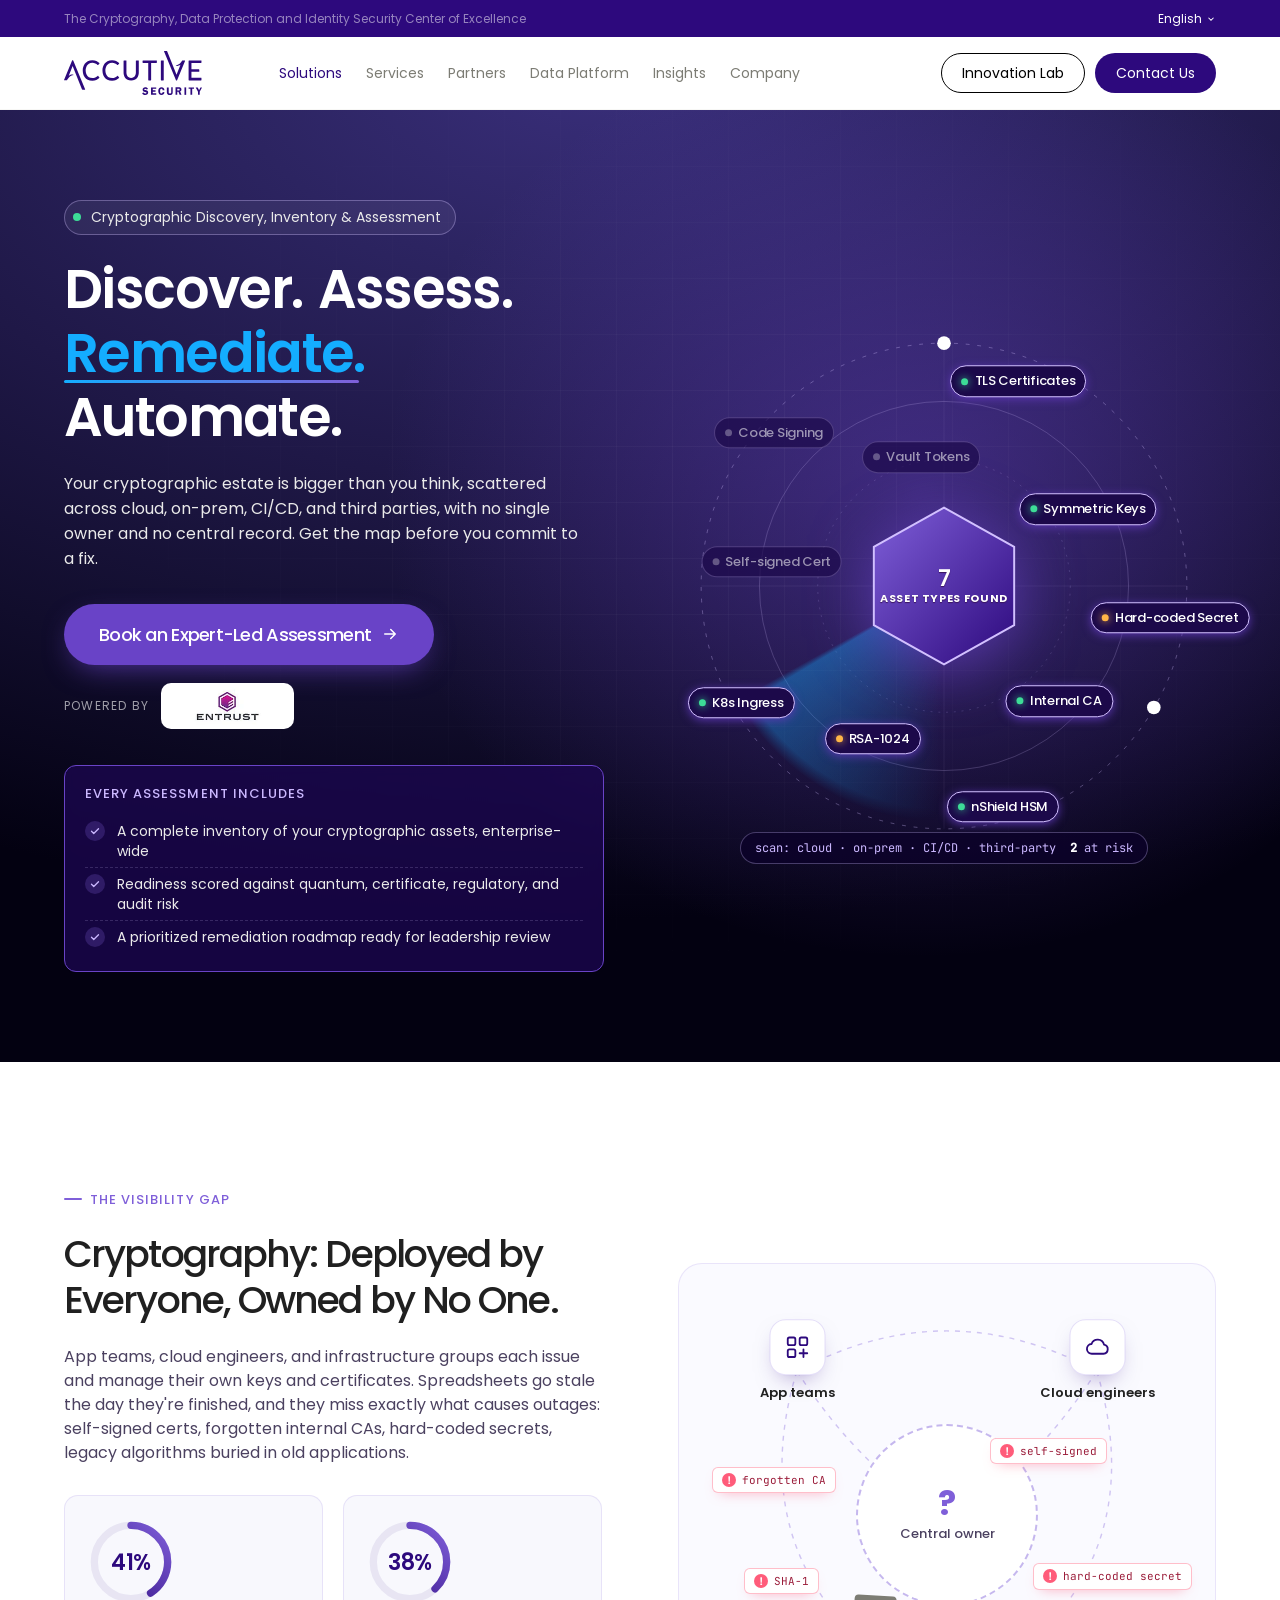
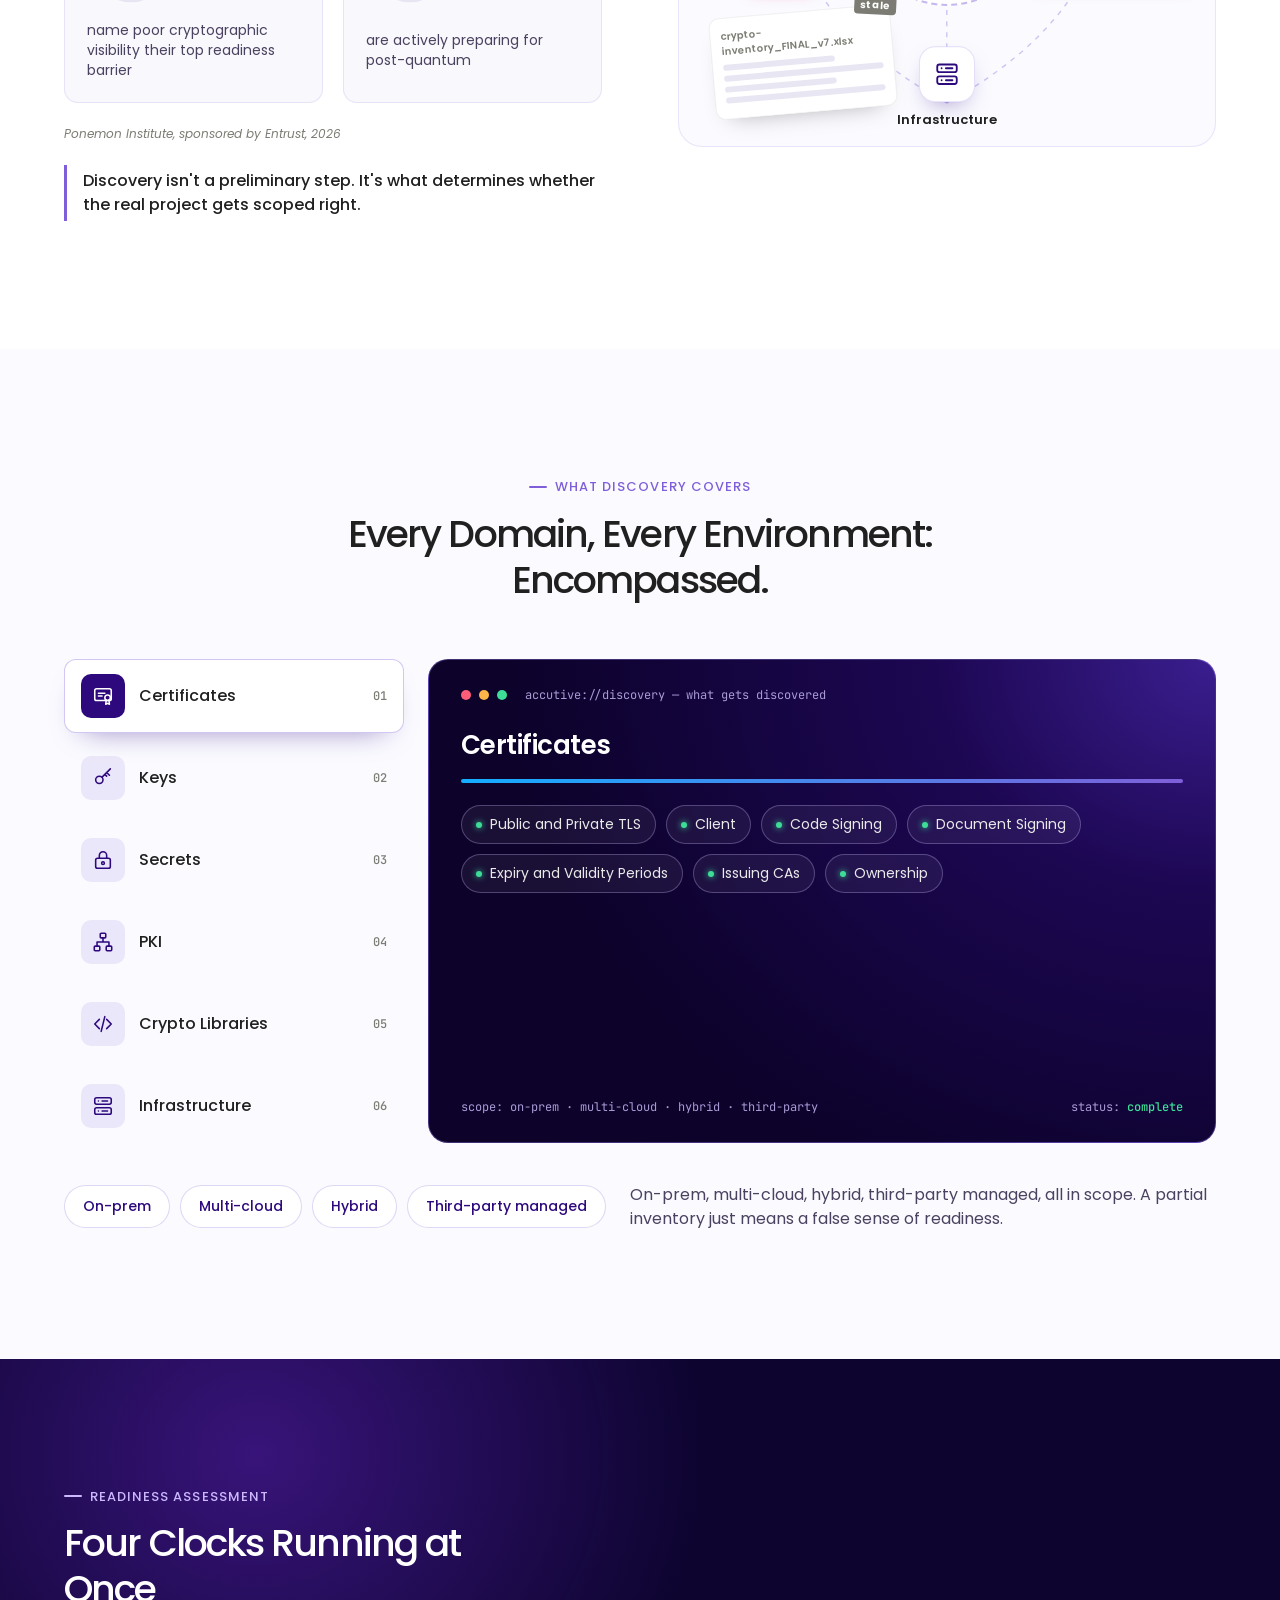
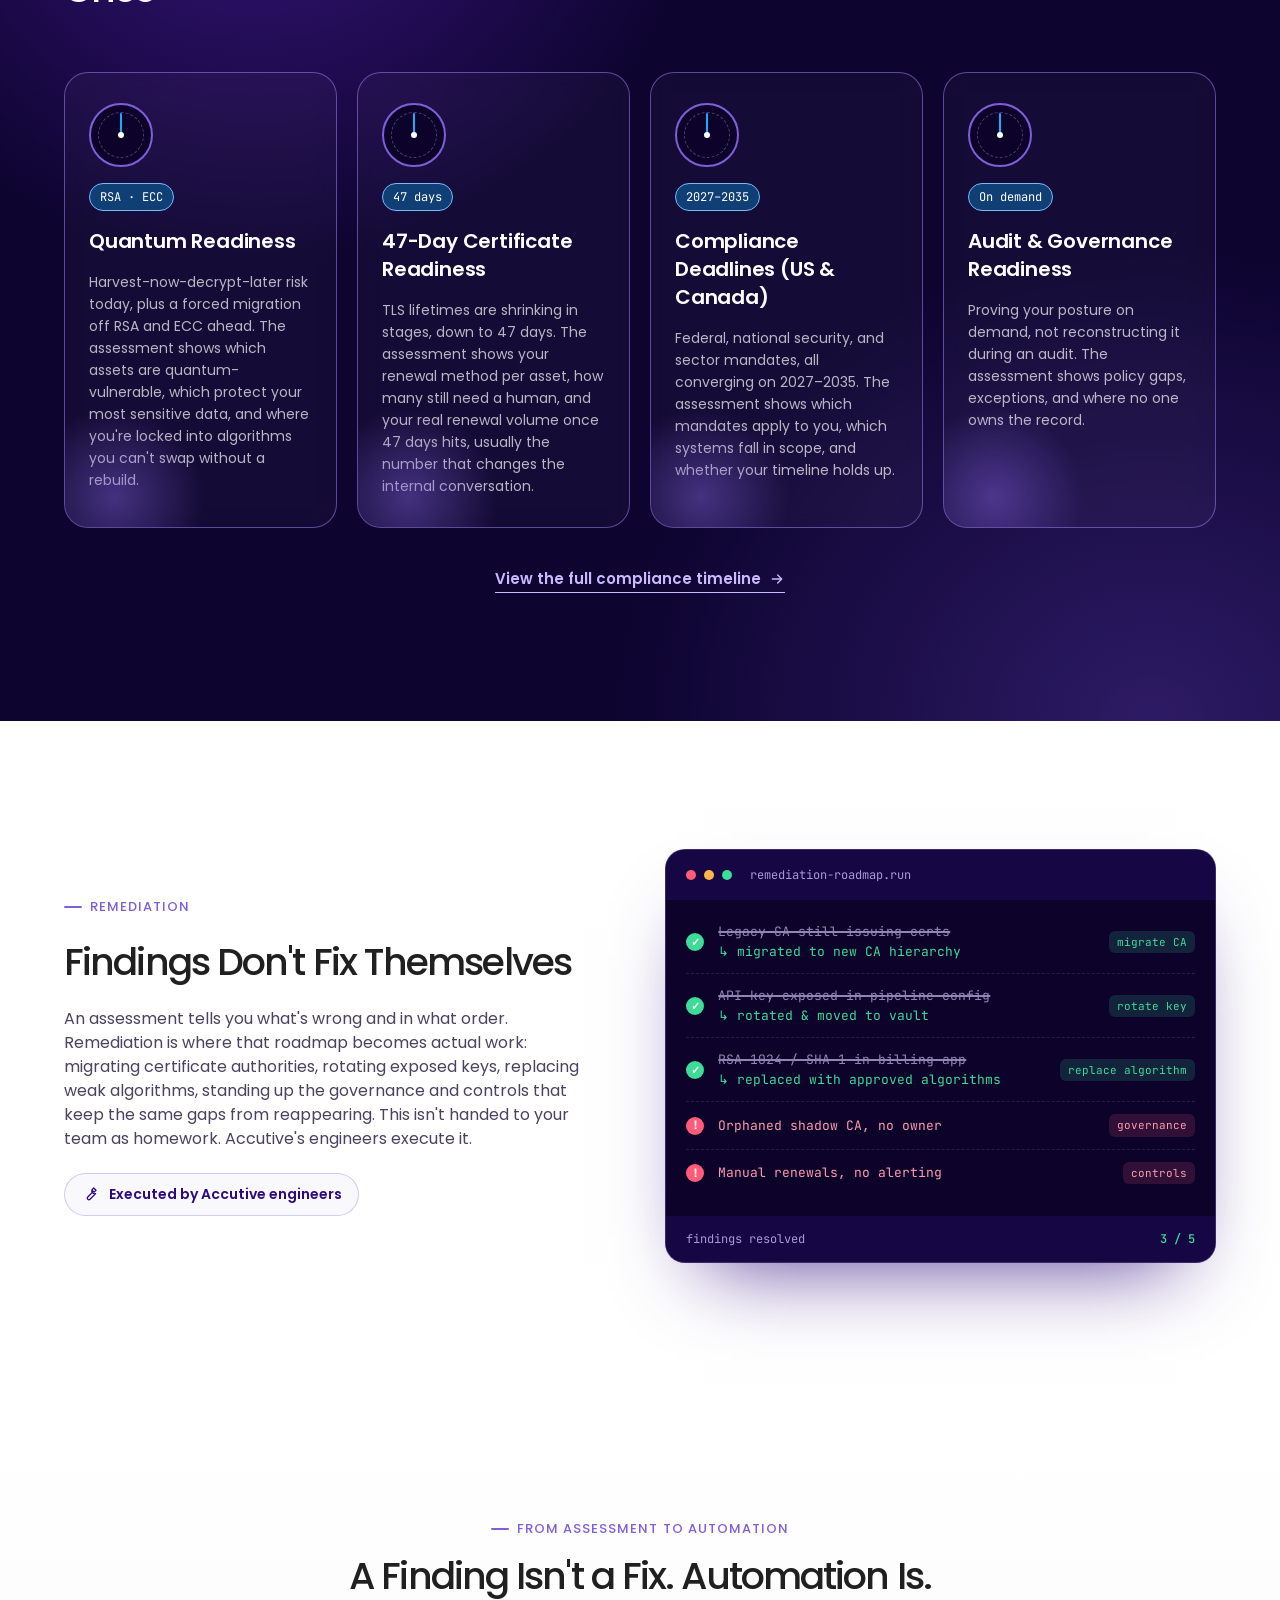
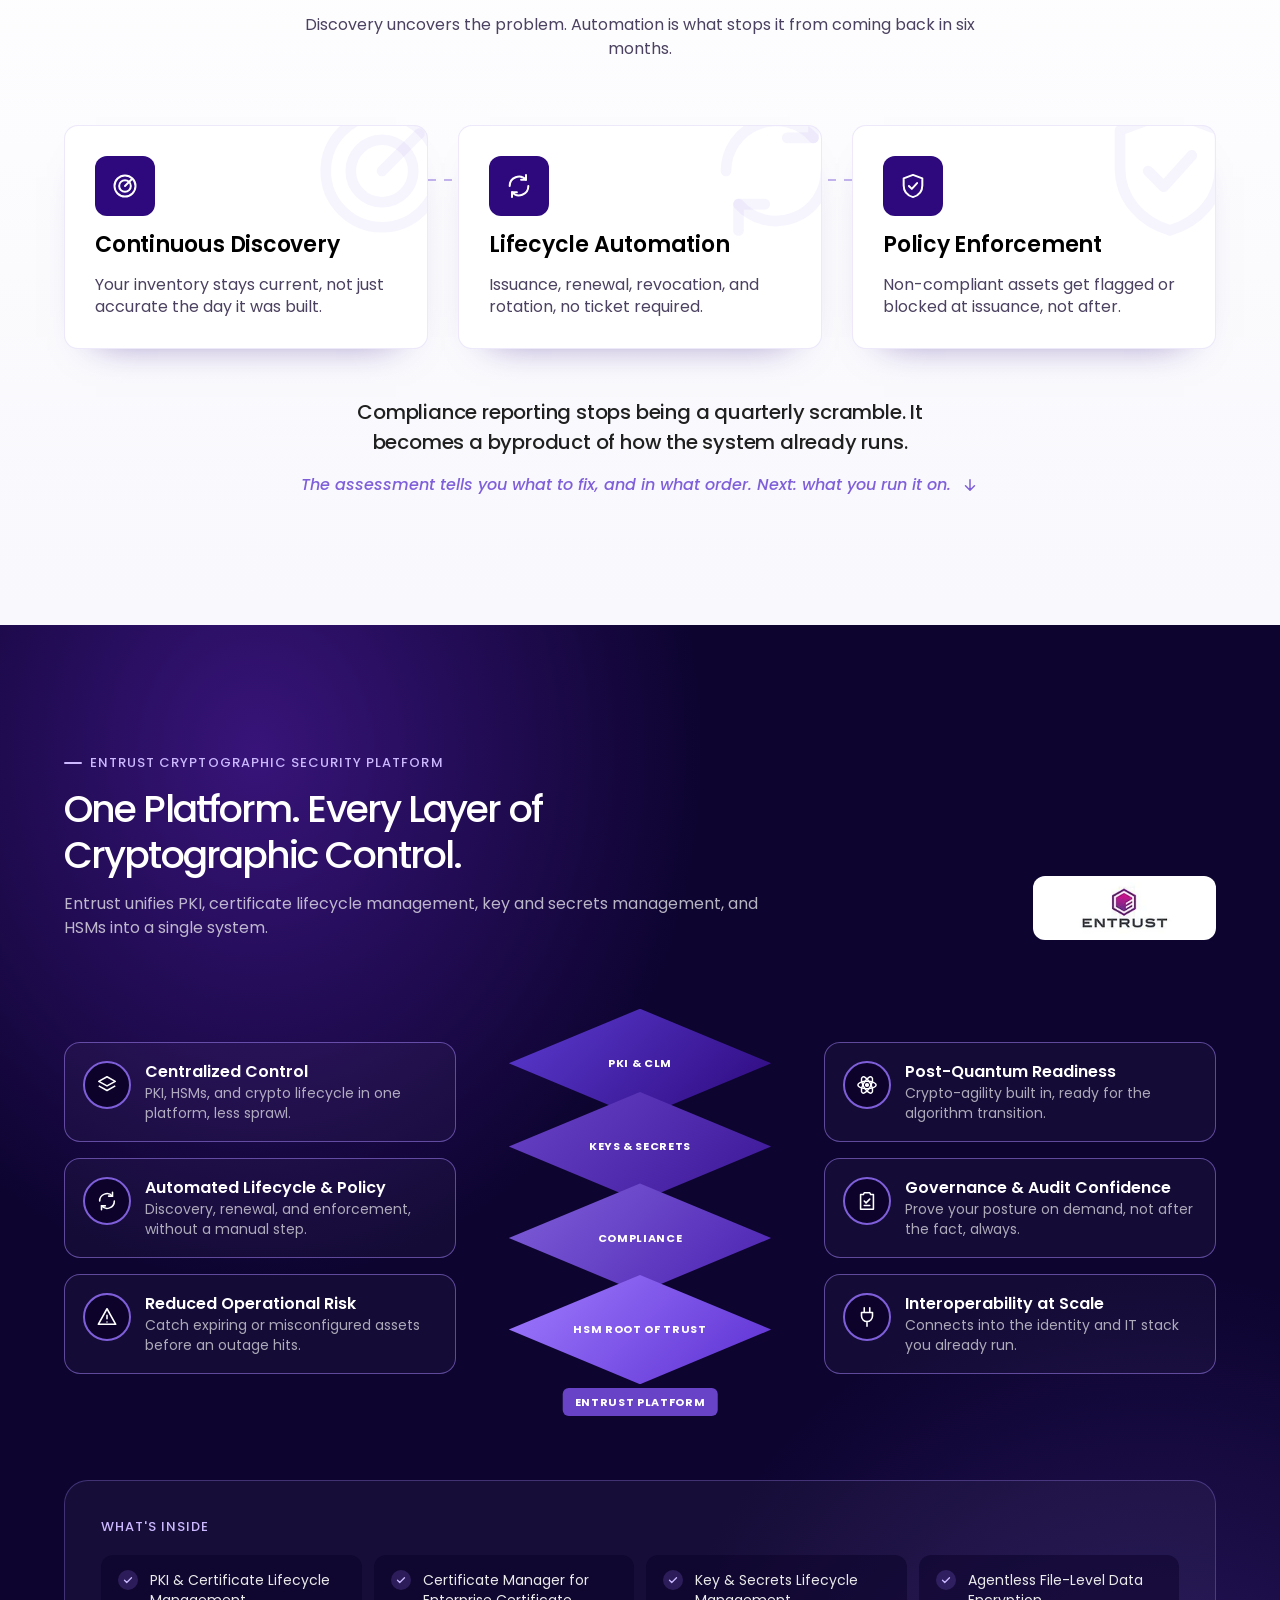
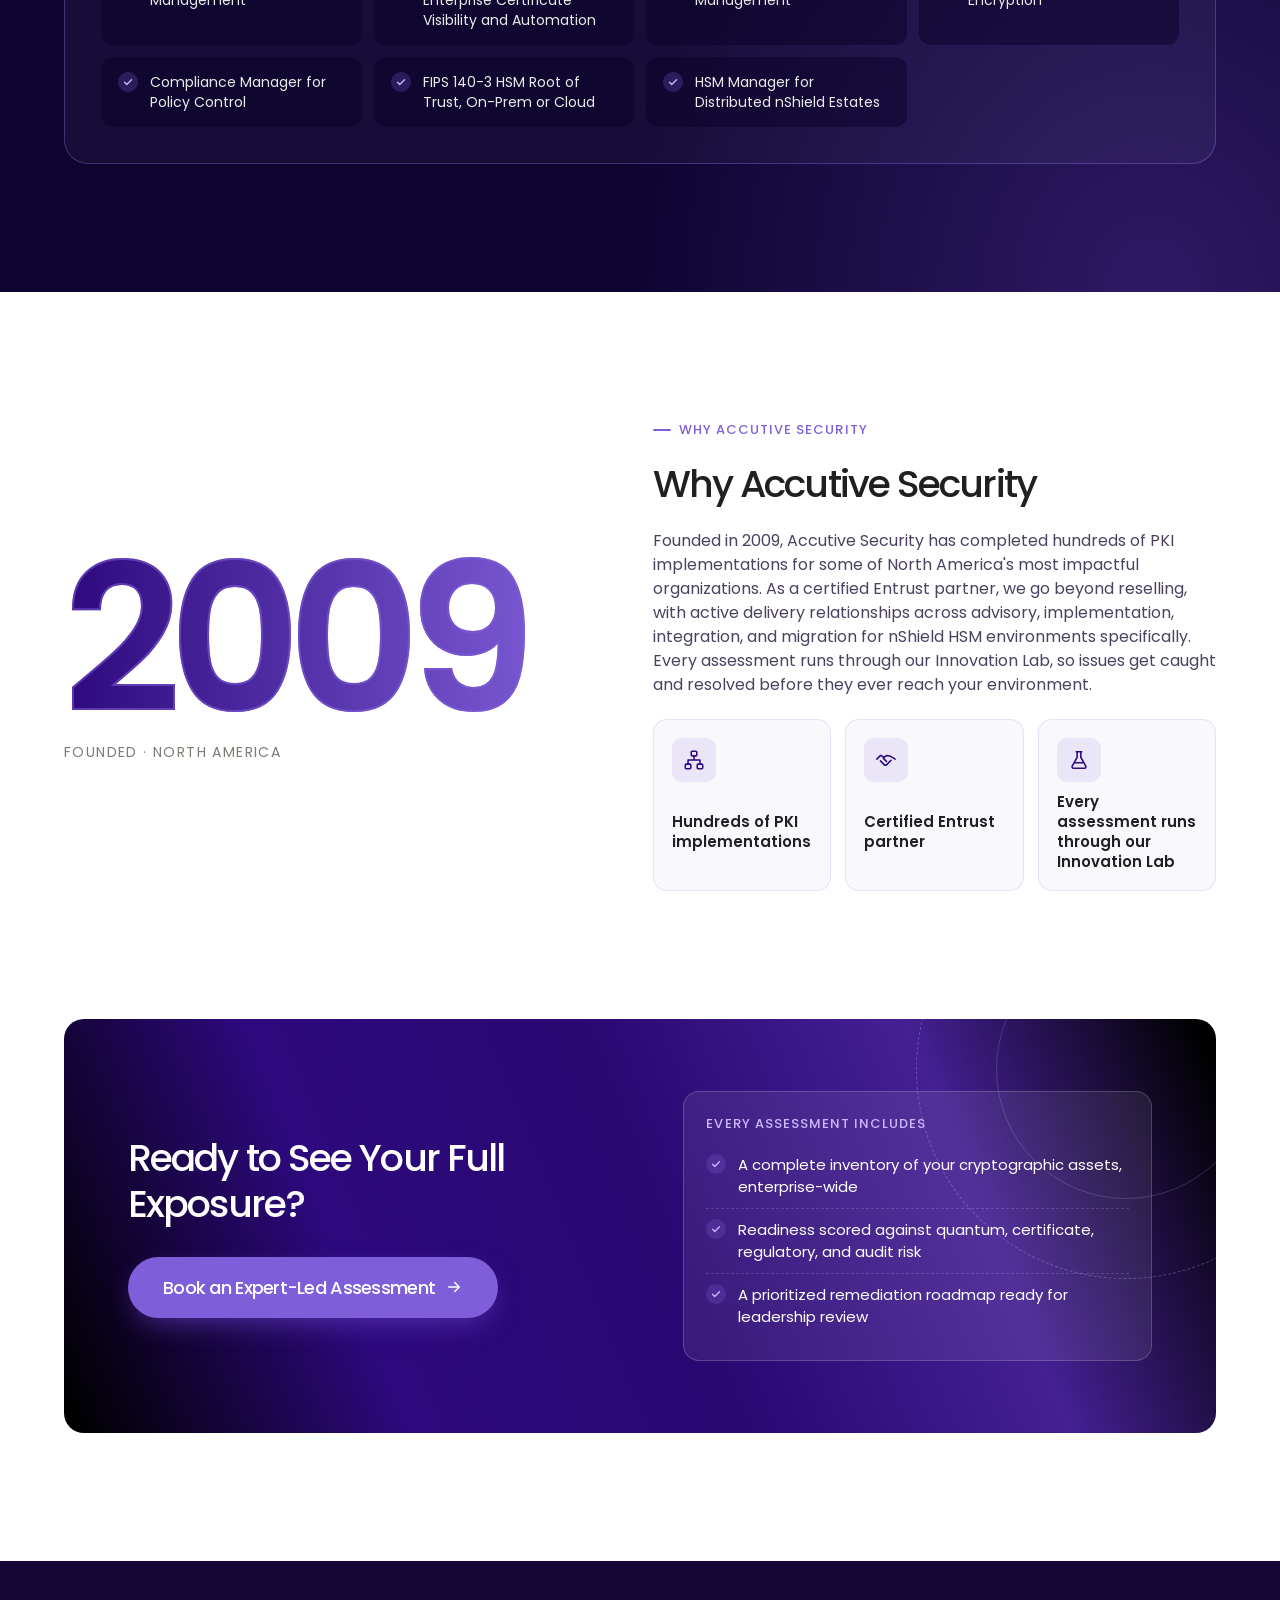
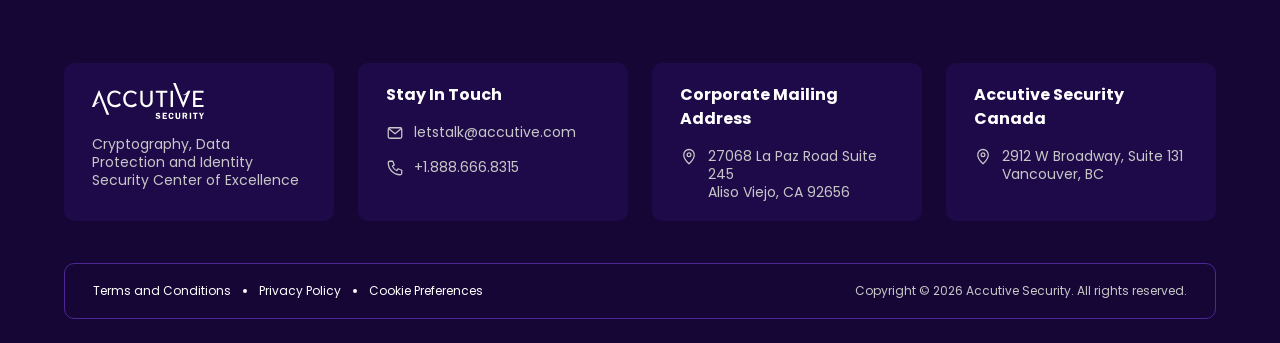
<file: accutive-crypto-discovery-standalone.html>
<!DOCTYPE html>
<html lang="en">
<head>
  <meta charset="UTF-8" />
  <meta name="viewport" content="width=device-width, initial-scale=1.0" />
  <title>Cryptography, HSM Discovery, Inventory &amp; Assessment | Accutive Security</title>
  <meta name="description" content="Discover. Assess. Remediate. Automate. Expert-led cryptographic discovery, inventory and readiness assessment, powered by Entrust." />
  <style>
@font-face {
  font-family: 'JetBrains Mono';
  font-style: normal;
  font-weight: 400;
  font-display: swap;
  src: url([data-uri]) format('woff2');
  unicode-range: U+0000-00FF, U+0131, U+0152-0153, U+02BB-02BC, U+02C6, U+02DA, U+02DC, U+0304, U+0308, U+0329, U+2000-206F, U+20AC, U+2122, U+2191, U+2193, U+2212, U+2215, U+FEFF, U+FFFD;
}
@font-face {
  font-family: 'JetBrains Mono';
  font-style: normal;
  font-weight: 500;
  font-display: swap;
  src: url([data-uri]) format('woff2');
  unicode-range: U+0000-00FF, U+0131, U+0152-0153, U+02BB-02BC, U+02C6, U+02DA, U+02DC, U+0304, U+0308, U+0329, U+2000-206F, U+20AC, U+2122, U+2191, U+2193, U+2212, U+2215, U+FEFF, U+FFFD;
}
@font-face {
  font-family: 'Poppins';
  font-style: italic;
  font-weight: 400;
  font-display: swap;
  src: url([data-uri]) format('woff2');
  unicode-range: U+0000-00FF, U+0131, U+0152-0153, U+02BB-02BC, U+02C6, U+02DA, U+02DC, U+0304, U+0308, U+0329, U+2000-206F, U+20AC, U+2122, U+2191, U+2193, U+2212, U+2215, U+FEFF, U+FFFD;
}
@font-face {
  font-family: 'Poppins';
  font-style: italic;
  font-weight: 500;
  font-display: swap;
  src: url([data-uri]) format('woff2');
  unicode-range: U+0000-00FF, U+0131, U+0152-0153, U+02BB-02BC, U+02C6, U+02DA, U+02DC, U+0304, U+0308, U+0329, U+2000-206F, U+20AC, U+2122, U+2191, U+2193, U+2212, U+2215, U+FEFF, U+FFFD;
}
@font-face {
  font-family: 'Poppins';
  font-style: normal;
  font-weight: 400;
  font-display: swap;
  src: url([data-uri]) format('woff2');
  unicode-range: U+0000-00FF, U+0131, U+0152-0153, U+02BB-02BC, U+02C6, U+02DA, U+02DC, U+0304, U+0308, U+0329, U+2000-206F, U+20AC, U+2122, U+2191, U+2193, U+2212, U+2215, U+FEFF, U+FFFD;
}
@font-face {
  font-family: 'Poppins';
  font-style: normal;
  font-weight: 500;
  font-display: swap;
  src: url([data-uri]) format('woff2');
  unicode-range: U+0000-00FF, U+0131, U+0152-0153, U+02BB-02BC, U+02C6, U+02DA, U+02DC, U+0304, U+0308, U+0329, U+2000-206F, U+20AC, U+2122, U+2191, U+2193, U+2212, U+2215, U+FEFF, U+FFFD;
}
@font-face {
  font-family: 'Poppins';
  font-style: normal;
  font-weight: 600;
  font-display: swap;
  src: url([data-uri]) format('woff2');
  unicode-range: U+0000-00FF, U+0131, U+0152-0153, U+02BB-02BC, U+02C6, U+02DA, U+02DC, U+0304, U+0308, U+0329, U+2000-206F, U+20AC, U+2122, U+2191, U+2193, U+2212, U+2215, U+FEFF, U+FFFD;
}
@font-face {
  font-family: 'Poppins';
  font-style: normal;
  font-weight: 700;
  font-display: swap;
  src: url([data-uri]) format('woff2');
  unicode-range: U+0000-00FF, U+0131, U+0152-0153, U+02BB-02BC, U+02C6, U+02DA, U+02DC, U+0304, U+0308, U+0329, U+2000-206F, U+20AC, U+2122, U+2191, U+2193, U+2212, U+2215, U+FEFF, U+FFFD;
}
/* ==========================================================================
   Accutive Security – Cryptography, HSM Discovery, Inventory & Assessment
   Tokens taken from the Accutive Figma file ("Homepage Final", 24 Sep)
   ========================================================================== */
:root {
  --purple: #2d097d;          /* Primary/Base/Purple */
  --purple-light: #7f5fd9;    /* Primary/Base/Light Purple */
  --purple-btn: #6943c7;      /* hero button */
  --lavender: #f8f8fd;        /* Primary/Light purple (cards) */
  --lavender-2: #fafaff;      /* stats / alt section bg */
  --heading: #202020;         /* Work/Heading */
  --para: #4b4160;            /* Work/Paragraph */
  --neutral: #7c7c74;         /* Text/Neutral */
  --faint: #f7f7f5;           /* Borders/Faint */
  --cyan: #14adff;            /* hero highlight */
  --ink: #0c022a;             /* icon circles on dark */
  --night: #150635;           /* footer */
  --night-card: #1e0a48;
  --pill-bg: #1c094a;
  --pill-border: #d2c0ff;
  --glass-border: rgba(167, 135, 255, .5);
  --ok: #3ddc97;
  --warn: #ffb547;
  --danger: #ff5c7a;

  --font: "Poppins", system-ui, -apple-system, "Segoe UI", sans-serif;
  --mono: "JetBrains Mono", ui-monospace, SFMono-Regular, Menlo, monospace;
  --wrap: 1232px;
  --gutter: clamp(16px, 5vw, 104px);
  --radius: 14px;
  --ease: cubic-bezier(.22, .8, .2, 1);
}

*, *::before, *::after { box-sizing: border-box; }
html { scroll-behavior: smooth; }
body {
  margin: 0;
  font-family: var(--font);
  color: var(--para);
  background: #fff;
  line-height: 1.5;
  -webkit-font-smoothing: antialiased;
  overflow-x: hidden;
}
img, svg { display: block; max-width: 100%; }
a { color: inherit; text-decoration: none; }
button { font: inherit; cursor: pointer; }
h1, h2, h3, p, ul { margin: 0; }
ul { padding: 0; list-style: none; }

.wrap { width: min(var(--wrap), 100% - 2 * var(--gutter)); margin-inline: auto; }
.section { padding: clamp(80px, 10vw, 140px) 0; position: relative; }
.sr-only { position: absolute; width: 1px; height: 1px; overflow: hidden; clip: rect(0 0 0 0); white-space: nowrap; }

.h2 {
  font-weight: 500;
  font-size: clamp(28px, 3.4vw, 38px);
  line-height: 1.21;
  letter-spacing: -0.05em;
  color: var(--heading);
}
.on-dark .h2, .h2.light { color: #fff; }
.lead { font-size: 16px; line-height: 24px; color: var(--para); }
.on-dark .lead { color: rgba(255, 255, 255, .7); }
.eyebrow {
  display: inline-flex; align-items: center; gap: 8px;
  font-size: 13px; font-weight: 500; letter-spacing: .08em; text-transform: uppercase;
  color: var(--purple-light);
}
.eyebrow::before { content: ""; width: 18px; height: 2px; background: currentColor; border-radius: 2px; }
.section-head { max-width: 696px; display: grid; gap: 14px; }
.section-head.center { margin-inline: auto; text-align: center; justify-items: center; }

/* Buttons (Figma: pill, Poppins Medium) */
.btn {
  display: inline-flex; align-items: center; justify-content: center; gap: 10px;
  border-radius: 999px; border: 1px solid transparent;
  padding: 16px 34px; font-size: 18px; font-weight: 500; letter-spacing: -0.04em;
  transition: transform .3s var(--ease), box-shadow .3s var(--ease), background .3s;
}
.btn svg { width: 18px; height: 18px; transition: transform .3s var(--ease); }
.btn:hover svg { transform: translateX(4px); }
.btn-primary { background: var(--purple-btn); color: #fff; box-shadow: 0 10px 30px -10px rgba(105, 67, 199, .8); }
.btn-primary:hover { transform: translateY(-2px); box-shadow: 0 16px 40px -12px rgba(127, 95, 217, .95); background: var(--purple-light); }
.btn-sm { padding: 0 20px; height: 40px; font-size: 14px; font-weight: 400; letter-spacing: 0; }
.btn-outline { border-color: #000; color: #000; }
.btn-dark { background: var(--purple); color: #fff; }
.text-link {
  display: inline-flex; align-items: center; gap: 8px;
  font-weight: 600; font-size: 15px; color: var(--purple);
  border-bottom: 1px solid currentColor; padding-bottom: 2px;
}
.on-dark .text-link { color: #cbb8ff; }
.text-link svg { width: 16px; height: 16px; transition: transform .3s var(--ease); }
.text-link:hover svg { transform: translateX(4px); }

/* ---------- Header (Figma "menu") ---------- */
.topbar { background: var(--purple); color: rgba(255, 255, 255, .5); font-size: 12px; }
.topbar .wrap { display: flex; justify-content: space-between; align-items: center; min-height: 37px; gap: 16px; }
.topbar .lang { color: #fff; display: inline-flex; gap: 4px; align-items: center; }
.site-header { position: sticky; top: 0; z-index: 50; background: #fff; border-bottom: 1px solid var(--faint); transition: box-shadow .3s; }
.site-header.scrolled { box-shadow: 0 8px 30px -18px rgba(45, 9, 125, .45); }
.nav { display: flex; align-items: center; justify-content: space-between; min-height: 72px; gap: 24px; }
.nav-left { display: flex; align-items: center; gap: clamp(24px, 6vw, 96px); }
.logo img { width: 138px; height: 44px; }
.nav-links { display: flex; gap: 24px; font-size: 14px; color: var(--neutral); }
.nav-links a:hover, .nav-links a[aria-current] { color: var(--purple); }
.nav-cta { display: flex; gap: 10px; }
.nav-toggle { display: none; background: none; border: 0; width: 40px; height: 40px; padding: 8px; }
.nav-toggle span { display: block; height: 2px; background: var(--purple); margin: 5px 0; border-radius: 2px; transition: transform .3s, opacity .3s; }
@media (max-width: 1080px) {
  .nav-links, .nav-cta .btn-outline { display: none; }
  .nav-toggle { display: block; }
  .nav.open .nav-links {
    display: grid; position: absolute; left: 0; right: 0; top: 100%;
    background: #fff; padding: 16px var(--gutter) 24px; gap: 16px; font-size: 16px;
    border-bottom: 1px solid var(--faint); box-shadow: 0 20px 30px -20px rgba(45, 9, 125, .3);
  }
  .nav.open .nav-toggle span:nth-child(1) { transform: translateY(7px) rotate(45deg); }
  .nav.open .nav-toggle span:nth-child(2) { opacity: 0; }
  .nav.open .nav-toggle span:nth-child(3) { transform: translateY(-7px) rotate(-45deg); }
}
@media (max-width: 560px) { .topbar .tagline { display: none; } .nav-cta { display: none; } }

/* ---------- Hero ---------- */
.hero {
  position: relative; overflow: hidden; color: #fff;
  background:
    radial-gradient(60% 70% at 72% 40%, rgba(105, 67, 199, .45), transparent 70%),
    radial-gradient(120% 90% at 48% -5%, #3a2f7c 0%, #2c2461 25%, #1f1847 50%, #110d2c 75%, #030111 100%);
  padding: clamp(56px, 7vw, 96px) 0 clamp(64px, 7vw, 100px);
}
.hero::before { /* faint grid */
  content: ""; position: absolute; inset: 0; pointer-events: none;
  background-image: linear-gradient(rgba(255, 255, 255, .04) 1px, transparent 1px), linear-gradient(90deg, rgba(255, 255, 255, .04) 1px, transparent 1px);
  background-size: 56px 56px;
  mask-image: radial-gradient(70% 70% at 60% 40%, #000, transparent 80%);
}
.hero-grid { position: relative; display: grid; grid-template-columns: minmax(0, 1fr) minmax(0, 1fr); gap: clamp(32px, 5vw, 64px); align-items: center; }
.hero-sub {
  display: inline-flex; align-items: center; gap: 10px; margin-bottom: 22px;
  padding: 6px 14px 6px 8px; border-radius: 999px;
  background: rgba(255, 255, 255, .06); border: 1px solid rgba(210, 192, 255, .35);
  font-size: 14px; color: #eaeaea;
}
.hero-sub .dot { width: 8px; height: 8px; border-radius: 50%; background: var(--ok); box-shadow: 0 0 0 0 rgba(61, 220, 151, .7); animation: ping 2s infinite; }
@keyframes ping { 70% { box-shadow: 0 0 0 10px rgba(61, 220, 151, 0); } 100% { box-shadow: 0 0 0 0 rgba(61, 220, 151, 0); } }
.hero h1 {
  font-weight: 600; font-size: clamp(38px, 5vw, 54px); line-height: 1.185; letter-spacing: -0.03em;
  display: flex; flex-wrap: wrap; column-gap: .28em;
}
.hero h1 .w { position: relative; transition: color .5s var(--ease); }
.hero h1 .w.on { color: var(--cyan); }
.hero h1 .w::after {
  content: ""; position: absolute; left: 0; right: .1em; bottom: .02em; height: 3px; border-radius: 3px;
  background: linear-gradient(90deg, var(--cyan), var(--purple-light));
  transform: scaleX(0); transform-origin: left; transition: transform .6s var(--ease);
}
.hero h1 .w.on::after { transform: scaleX(1); }
.hero-body { margin-top: 22px; max-width: 520px; color: #eaeaea; font-size: 16px; line-height: 25px; }
.hero-actions { margin-top: 33px; display: flex; flex-wrap: wrap; gap: 18px; align-items: center; }
.powered {
  display: inline-flex; align-items: center; gap: 12px;
  font-size: 12px; letter-spacing: .1em; text-transform: uppercase; color: rgba(255, 255, 255, .6);
}
.powered img { height: 46px; width: auto; background: #fff; border-radius: 10px; padding: 4px 10px; }

.proof {
  margin-top: 36px; max-width: 540px;
  background: rgba(28, 7, 82, .75); border: 1px solid var(--purple-btn); border-radius: 12px;
  padding: 18px 20px; backdrop-filter: blur(6px);
}
.proof h2 { font-size: 13px; font-weight: 500; letter-spacing: .08em; text-transform: uppercase; color: #cbb8ff; margin-bottom: 12px; }
.proof li { display: flex; gap: 12px; align-items: flex-start; font-size: 14px; line-height: 20px; color: #eaeaea; padding: 6px 0; }
.proof li + li { border-top: 1px dashed rgba(210, 192, 255, .18); }
.tick { flex: none; width: 20px; height: 20px; border-radius: 50%; display: grid; place-items: center; background: rgba(127, 95, 217, .25); color: #cbb8ff; }
.tick svg { width: 12px; height: 12px; }

/* Radar visual */
.radar { position: relative; width: min(560px, 100%); aspect-ratio: 1; margin-inline: auto; }
.radar svg.rings { position: absolute; inset: 0; width: 100%; height: 100%; overflow: visible; }
.radar .sweep {
  position: absolute; inset: 6%; border-radius: 50%;
  background: conic-gradient(from 0deg, rgba(20, 173, 255, .0) 0deg, rgba(20, 173, 255, .0) 300deg, rgba(20, 173, 255, .38) 358deg, rgba(20, 173, 255, 0) 360deg);
  animation: spin 6s linear infinite;
  mask-image: radial-gradient(circle, #000 66%, transparent 70%);
}
@keyframes spin { to { transform: rotate(360deg); } }
.radar .core {
  position: absolute; left: 50%; top: 50%; width: 30%; aspect-ratio: 1; transform: translate(-50%, -50%);
  display: grid; place-items: center; text-align: center;
}
.radar .core svg { position: absolute; inset: 0; width: 100%; height: 100%; filter: drop-shadow(0 10px 30px rgba(105, 67, 199, .7)); }
.radar .core span { position: relative; font-size: 11px; font-weight: 700; letter-spacing: .06em; text-transform: uppercase; line-height: 1.25; text-shadow: 0 1px 1px #3b165f; }
.radar .core b { display: block; font-size: 22px; letter-spacing: -0.02em; font-weight: 600; text-transform: none; }
.asset {
  position: absolute; transform: translate(-50%, -50%);
  display: inline-flex; align-items: center; gap: 6px;
  padding: 5px 10px; border-radius: 999px; white-space: nowrap;
  font-size: 13px; font-weight: 500; letter-spacing: -0.02em; color: rgba(255, 255, 255, .55);
  background: rgba(28, 9, 74, .7); border: 1px solid rgba(210, 192, 255, .25);
  transition: color .4s, border-color .4s, box-shadow .4s, background .4s;
}
.asset i { width: 7px; height: 7px; border-radius: 50%; background: rgba(255, 255, 255, .3); transition: background .4s, box-shadow .4s; }
.asset.found { color: #fff; border-color: var(--pill-border); background: var(--pill-bg); box-shadow: 0 2px 10px rgba(92, 54, 178, .9); }
.asset.found i { background: var(--ok); box-shadow: 0 0 8px var(--ok); }
.asset.found.risk i { background: var(--warn); box-shadow: 0 0 8px var(--warn); }
.radar-count {
  position: absolute; left: 50%; bottom: -6px; transform: translateX(-50%);
  font-family: var(--mono); font-size: 12px; color: #cbb8ff; white-space: nowrap;
  background: rgba(12, 2, 42, .8); border: 1px solid rgba(210, 192, 255, .3); border-radius: 999px; padding: 6px 14px;
}
.radar-count b { color: #fff; }
@media (max-width: 960px) {
  .hero-grid { grid-template-columns: 1fr; }
  .radar { width: min(460px, 100%); }
}
@media (max-width: 560px) {
  .asset { font-size: 11px; padding: 4px 8px; }
  .radar-count { white-space: normal; width: 92%; text-align: center; bottom: -18px; font-size: 11px; }
  .owners { aspect-ratio: 1 / 1.2; }
  .team { font-size: 12px; }
  .team .av { width: 46px; height: 46px; }
  .flag { font-size: 10px; }
  .owner-q { width: 40%; font-size: 12px; }
  .sheet, .flag:nth-of-type(2), .flag:nth-of-type(4) { display: none; }
  .owner-q { top: 50%; }
  .flag:nth-of-type(1) { left: 2% !important; top: 47% !important; }
  .flag:nth-of-type(3) { left: 50% !important; top: 70% !important; }
}

/* ---------- 2. Visibility gap ---------- */
.gap-grid { display: grid; grid-template-columns: 1fr 1fr; gap: clamp(32px, 6vw, 80px); align-items: center; }
.gap-copy { display: grid; gap: 22px; }
.stats { display: grid; grid-template-columns: 1fr 1fr; gap: 20px; margin-top: 8px; }
.stat {
  background: var(--lavender); border-radius: var(--radius); padding: 22px; display: grid; gap: 14px;
  border: 1px solid rgba(127, 95, 217, .14); position: relative; overflow: hidden;
}
.stat .ring { width: 88px; height: 88px; position: relative; }
.stat .ring svg { width: 100%; height: 100%; transform: rotate(-90deg); }
.stat .ring circle { fill: none; stroke-width: 8; }
.stat .ring .track { stroke: rgba(45, 9, 125, .08); }
.stat .ring .bar { stroke: url(#ringGrad); stroke-linecap: round; stroke-dasharray: 251.3; stroke-dashoffset: 251.3; transition: stroke-dashoffset 1.6s var(--ease); }
.stat .ring b { position: absolute; inset: 0; display: flex; align-items: center; justify-content: center; font-size: 22px; font-weight: 600; color: var(--purple); letter-spacing: -0.03em; }
.stat p { font-size: 14px; line-height: 20px; }
.source { font-size: 12px; font-style: italic; color: var(--neutral); }
.callout { border-left: 3px solid var(--purple-light); padding: 4px 0 4px 16px; font-weight: 500; color: var(--heading); }

/* ownership map */
.owners { position: relative; aspect-ratio: 1 / .9; background: var(--lavender-2); border-radius: 24px; border: 1px solid rgba(127, 95, 217, .14); overflow: hidden; }
.owners svg.links { position: absolute; inset: 0; width: 100%; height: 100%; }
.owners svg.links path { fill: none; stroke: rgba(127, 95, 217, .35); stroke-width: 1.4; stroke-dasharray: 5 6; vector-effect: non-scaling-stroke; animation: dash 18s linear infinite; }
@keyframes dash { to { stroke-dashoffset: -220; } }
.team {
  position: absolute; transform: translate(-50%, -50%);
  display: grid; justify-items: center; gap: 8px; text-align: center; font-size: 13px; font-weight: 600; color: var(--heading);
}
.team .av { width: 56px; height: 56px; border-radius: 16px; background: #fff; display: grid; place-items: center; color: var(--purple); box-shadow: 0 10px 24px -12px rgba(45, 9, 125, .5); border: 1px solid rgba(127, 95, 217, .2); }
.team .av svg { width: 26px; height: 26px; }
.owner-q {
  position: absolute; left: 50%; top: 52%; transform: translate(-50%, -50%);
  width: 34%; aspect-ratio: 1; border-radius: 50%;
  display: grid; place-items: center; text-align: center; font-size: 13px; font-weight: 500; color: var(--para);
  background: #fff; border: 2px dashed rgba(127, 95, 217, .45);
}
.owner-q b { display: block; font-size: 34px; color: var(--purple-light); line-height: 1; margin-bottom: 4px; animation: wobble 3s ease-in-out infinite; }
@keyframes wobble { 50% { transform: rotate(-10deg) scale(1.08); } }
.flag {
  position: absolute; font-family: var(--mono); font-size: 11px; padding: 4px 9px; border-radius: 6px;
  background: #fff; color: #9b1d3a; border: 1px solid rgba(255, 92, 122, .4);
  box-shadow: 0 6px 14px -8px rgba(255, 92, 122, .6);
  animation: blink 4s ease-in-out infinite;
}
.flag::before { content: "!"; display: inline-grid; place-items: center; width: 14px; height: 14px; margin-right: 6px; border-radius: 50%; background: var(--danger); color: #fff; font-weight: 700; font-size: 10px; }
.flag:nth-of-type(2) { animation-delay: -1s; } .flag:nth-of-type(3) { animation-delay: -2s; } .flag:nth-of-type(4) { animation-delay: -3s; }
@keyframes blink { 0%, 100% { opacity: 1; transform: translateY(0); } 50% { opacity: .55; transform: translateY(-4px); } }
.sheet {
  position: absolute; left: 6%; bottom: 7%; width: 34%; padding: 10px; border-radius: 10px; background: #fff;
  border: 1px solid rgba(0, 0, 0, .06); box-shadow: 0 12px 24px -16px rgba(0, 0, 0, .35); transform: rotate(-5deg);
}
.sheet small { display: block; font-size: 10px; font-weight: 600; color: var(--neutral); margin-bottom: 6px; }
.sheet span { display: block; height: 6px; border-radius: 3px; background: #e9e6f3; margin: 5px 0; }
.sheet span:nth-child(odd) { width: 70%; }
.sheet em { position: absolute; right: -8px; top: -10px; font-style: normal; font-size: 10px; font-weight: 700; color: #fff; background: var(--neutral); padding: 2px 6px; border-radius: 4px; transform: rotate(8deg); }

/* ---------- 3. Discovery coverage ---------- */
.alt { background: var(--lavender-2); }
.scanner { margin-top: 56px; display: grid; grid-template-columns: 340px 1fr; gap: 24px; align-items: stretch; }
.domains { display: grid; gap: 8px; align-content: start; }
.domain-btn {
  display: flex; align-items: center; gap: 14px; width: 100%; text-align: left;
  padding: 14px 16px; border-radius: 12px; border: 1px solid transparent; background: transparent;
  color: var(--heading); font-size: 16px; font-weight: 500; transition: background .3s, border-color .3s, box-shadow .3s;
}
.domain-btn .ic { flex: none; width: 44px; height: 44px; border-radius: 10px; display: grid; place-items: center; background: rgba(62, 14, 183, .08); color: var(--purple); transition: background .3s, color .3s; }
.domain-btn .ic svg { width: 22px; height: 22px; }
.domain-btn .n { margin-left: auto; font-family: var(--mono); font-size: 12px; color: var(--neutral); }
.domain-btn:hover { background: #fff; }
.domain-btn[aria-selected="true"] { background: #fff; border-color: rgba(127, 95, 217, .35); box-shadow: 0 14px 30px -20px rgba(45, 9, 125, .6); }
.domain-btn[aria-selected="true"] .ic { background: var(--purple); color: #fff; }
.console {
  position: relative; overflow: hidden; border-radius: 20px; color: #eaeaea; min-height: 380px;
  background: radial-gradient(90% 120% at 100% 0%, #3a1e8f 0%, #1c0752 40%, #0c022a 100%);
  border: 1px solid rgba(167, 135, 255, .35); padding: 26px clamp(18px, 3vw, 32px);
  display: flex; flex-direction: column;
}
.console-bar { display: flex; align-items: center; gap: 8px; font-family: var(--mono); font-size: 12px; color: #a99bd6; }
.console-bar i { width: 10px; height: 10px; border-radius: 50%; background: #3b2a77; }
.console-bar i:first-child { background: #ff5c7a; } .console-bar i:nth-child(2) { background: #ffb547; } .console-bar i:nth-child(3) { background: #3ddc97; }
.console-bar span { margin-left: 10px; }
.console h3 { margin-top: 22px; font-size: 26px; font-weight: 600; color: #fff; letter-spacing: -0.02em; }
.progress { margin: 14px 0 22px; height: 4px; border-radius: 4px; background: rgba(255, 255, 255, .1); overflow: hidden; }
.progress span { display: block; height: 100%; width: 0; background: linear-gradient(90deg, var(--cyan), var(--purple-light)); }
.console.scanning .progress span { animation: fill 1.4s var(--ease) forwards; }
@keyframes fill { to { width: 100%; } }
.chips { display: flex; flex-wrap: wrap; gap: 10px; }
.chip {
  display: inline-flex; align-items: center; gap: 8px;
  padding: 8px 14px; border-radius: 999px; font-size: 14px;
  background: rgba(255, 255, 255, .06); border: 1px solid rgba(210, 192, 255, .3);
  opacity: 0; transform: translateY(8px) scale(.96);
}
.chip::before { content: ""; width: 6px; height: 6px; border-radius: 50%; background: var(--ok); box-shadow: 0 0 6px var(--ok); }
.console.scanning .chip { animation: pop .45s var(--ease) forwards; animation-delay: calc(.35s + var(--i) * .12s); }
@keyframes pop { to { opacity: 1; transform: none; } }
.console-foot { margin-top: auto; padding-top: 22px; font-family: var(--mono); font-size: 12px; color: #a99bd6; display: flex; justify-content: space-between; gap: 12px; flex-wrap: wrap; }
.console-foot b { color: var(--ok); font-weight: 500; }
.console .scanline { position: absolute; left: 0; right: 0; height: 80px; top: -80px; background: linear-gradient(180deg, transparent, rgba(20, 173, 255, .14), transparent); pointer-events: none; }
.console.scanning .scanline { animation: scan 1.4s var(--ease); }
@keyframes scan { to { top: 100%; } }
.panel[hidden] { display: none; }
.envs { margin-top: 40px; display: grid; grid-template-columns: auto 1fr; gap: 24px; align-items: center; }
.env-list { display: flex; flex-wrap: wrap; gap: 10px; }
.env { padding: 10px 18px; border-radius: 999px; background: #fff; border: 1px solid rgba(127, 95, 217, .25); font-size: 14px; font-weight: 500; color: var(--purple); }
.envs p { font-size: 16px; color: var(--para); max-width: 640px; }
@media (max-width: 900px) {
  .scanner { grid-template-columns: 1fr; }
  .domains { grid-template-columns: repeat(auto-fill, minmax(150px, 1fr)); }
  .domain-btn { padding: 10px; font-size: 14px; }
  .domain-btn .n { display: none; }
  .envs { grid-template-columns: 1fr; }
}

/* ---------- 4. Four clocks (dark) ---------- */
.dark {
  background:
    radial-gradient(50% 60% at 20% 10%, rgba(91, 33, 182, .55), transparent 70%),
    radial-gradient(60% 70% at 90% 100%, rgba(105, 67, 199, .35), transparent 70%),
    #0d0430;
  color: #fff; overflow: hidden;
}
.split-head { display: grid; grid-template-columns: 400px 1fr; gap: clamp(32px, 8vw, 140px); align-items: end; }
.clocks { margin-top: 60px; display: grid; grid-template-columns: repeat(4, 1fr); gap: 20px; }
.clock-card {
  position: relative; overflow: hidden; border-radius: 24px; padding: 30px 24px;
  border: 1px solid var(--glass-border); background: rgba(255, 255, 255, .03); backdrop-filter: blur(10px);
  display: flex; flex-direction: column; gap: 16px;
  transition: transform .4s var(--ease), border-color .4s, background .4s;
}
.clock-card::after { content: ""; position: absolute; left: -40px; bottom: -60px; width: 180px; height: 180px; border-radius: 50%; background: radial-gradient(circle, rgba(127, 95, 217, .45), transparent 70%); pointer-events: none; }
.clock-card:hover { transform: translateY(-6px); border-color: #a787ff; background: rgba(255, 255, 255, .06); }
.dial { width: 64px; height: 64px; border-radius: 50%; background: var(--ink); border: 2px solid var(--purple-light); position: relative; }
.dial::before { content: ""; position: absolute; inset: 7px; border-radius: 50%; border: 1px dashed rgba(203, 184, 255, .35); }
.dial i { position: absolute; left: 50%; bottom: 50%; width: 2px; height: 22px; margin-left: -1px; background: var(--cyan); border-radius: 2px; transform-origin: bottom center; animation: spin var(--t, 6s) linear infinite; }
.dial i.m { height: 15px; background: #fff; animation-duration: calc(var(--t, 6s) * 12); }
.dial b { position: absolute; left: 50%; top: 50%; width: 6px; height: 6px; margin: -3px; border-radius: 50%; background: #fff; }
.clock-tag { align-self: flex-start; font-family: var(--mono); font-size: 12px; padding: 4px 10px; border-radius: 999px; background: #103f75; border: 1px solid #79baff; color: #fff; }
.clock-card h3 { font-size: 20px; line-height: 28px; font-weight: 600; letter-spacing: -0.01em; }
.clock-card p { font-size: 14px; line-height: 22px; color: rgba(255, 255, 255, .7); }
.clocks-foot { margin-top: 40px; display: flex; justify-content: center; }
@media (max-width: 1100px) { .clocks { grid-template-columns: repeat(2, 1fr); } }
@media (max-width: 800px) { .split-head { grid-template-columns: 1fr; } }
@media (max-width: 600px) { .clocks { grid-template-columns: 1fr; } }

/* ---------- 5. Remediation ---------- */
.rem-grid { display: grid; grid-template-columns: 1fr 1.05fr; gap: clamp(32px, 6vw, 80px); align-items: center; }
.rem-copy { display: grid; gap: 22px; }
.badge-eng { display: inline-flex; align-items: center; gap: 10px; align-self: start; justify-self: start; padding: 10px 16px; border-radius: 999px; background: var(--lavender); border: 1px solid rgba(127, 95, 217, .3); color: var(--purple); font-weight: 600; font-size: 14px; }
.badge-eng svg { width: 18px; height: 18px; }
.terminal { border-radius: 20px; background: #0c022a; color: #d9d2f5; overflow: hidden; box-shadow: 0 40px 80px -40px rgba(45, 9, 125, .8); border: 1px solid rgba(167, 135, 255, .3); }
.terminal .console-bar { padding: 16px 20px; background: #160744; }
.fixes { padding: 10px 20px 20px; font-family: var(--mono); font-size: 13px; }
.fix { display: grid; grid-template-columns: 22px 1fr auto; gap: 10px; align-items: center; padding: 12px 0; border-bottom: 1px dashed rgba(210, 192, 255, .14); }
.fix:last-child { border-bottom: 0; }
.fix .st { width: 18px; height: 18px; border-radius: 50%; display: grid; place-items: center; background: var(--danger); color: #fff; font-size: 11px; font-weight: 700; transition: background .4s; }
.fix .from { color: #ff9bb0; transition: color .4s; position: relative; }
.fix .from s { text-decoration-thickness: 2px; text-decoration-color: transparent; transition: text-decoration-color .4s; }
.fix .to { display: block; color: var(--ok); max-height: 0; opacity: 0; overflow: hidden; transition: max-height .5s var(--ease), opacity .5s; }
.fix .lbl { font-size: 11px; padding: 3px 8px; border-radius: 6px; background: rgba(255, 92, 122, .15); color: #ff9bb0; transition: background .4s, color .4s; white-space: nowrap; }
.fix.done .st { background: var(--ok); }
.fix.done .from { color: #8f86b3; }
.fix.done .from s { text-decoration-color: #8f86b3; }
.fix.done .to { max-height: 24px; opacity: 1; }
.fix.done .lbl { background: rgba(61, 220, 151, .15); color: var(--ok); }
.terminal-foot { padding: 14px 20px; background: #160744; font-family: var(--mono); font-size: 12px; color: #a99bd6; display: flex; justify-content: space-between; }
.terminal-foot b { color: var(--ok); font-weight: 500; }
@media (max-width: 900px) { .rem-grid { grid-template-columns: 1fr; } }
@media (max-width: 480px) { .fix { grid-template-columns: 22px 1fr; } .fix .lbl { display: none; } }

/* ---------- 6. Automation ---------- */
.auto { background: linear-gradient(180deg, #fff 0%, var(--lavender) 100%); }
.auto-wrap { margin-top: 64px; position: relative; display: grid; grid-template-columns: repeat(3, 1fr); gap: 30px; }
.auto-loop { position: absolute; left: 8%; right: 8%; top: 54px; height: 2px; background: repeating-linear-gradient(90deg, rgba(127, 95, 217, .45) 0 8px, transparent 8px 16px); }
.auto-loop i { position: absolute; top: -4px; width: 10px; height: 10px; border-radius: 50%; background: var(--purple-light); box-shadow: 0 0 0 6px rgba(127, 95, 217, .2); animation: travel 5s linear infinite; }
@keyframes travel { from { left: 0; } to { left: 100%; } }
.auto-card { position: relative; background: #fff; border-radius: var(--radius); padding: 30px; border: 1px solid rgba(127, 95, 217, .14); box-shadow: 0 20px 40px -32px rgba(45, 9, 125, .6); display: grid; gap: 14px; align-content: start; overflow: hidden; transition: transform .4s var(--ease), box-shadow .4s; }
.auto-card:hover { transform: translateY(-6px); box-shadow: 0 30px 50px -30px rgba(45, 9, 125, .6); }
.auto-card .ic { width: 60px; height: 60px; border-radius: 12px; background: var(--purple); color: #fff; display: grid; place-items: center; position: relative; z-index: 1; }
.auto-card .ic svg { width: 28px; height: 28px; }
.auto-card .ic.spin svg { animation: spin 8s linear infinite; }
.auto-card h3 { font-size: 22px; font-weight: 600; color: #000; letter-spacing: -0.01em; line-height: 30px; }
.auto-card p { font-size: 16px; line-height: 22px; }
.auto-card .bg { position: absolute; right: -30px; top: -30px; width: 150px; height: 150px; color: rgba(127, 95, 217, .07); }
.auto-close { margin-top: 48px; display: grid; gap: 16px; justify-items: center; text-align: center; }
.auto-close p:first-child { font-size: 20px; font-weight: 500; color: var(--heading); max-width: 640px; letter-spacing: -0.01em; }
.handoff { display: inline-flex; align-items: center; gap: 10px; font-style: italic; color: var(--purple-light); font-weight: 500; }
.handoff svg { width: 18px; height: 18px; animation: nudge 1.6s ease-in-out infinite; }
@keyframes nudge { 50% { transform: translateY(4px); } }
@media (max-width: 900px) { .auto-wrap { grid-template-columns: 1fr; } .auto-loop { display: none; } }

/* ---------- 7. Platform ---------- */
.platform-head { display: grid; grid-template-columns: 1fr auto; gap: 24px; align-items: end; }
.platform-head img { height: 64px; width: auto; background: #fff; border-radius: 12px; padding: 6px 14px; }
.platform { margin-top: 60px; display: grid; grid-template-columns: 1fr 320px 1fr; gap: 24px; align-items: center; }
.benefits { display: grid; gap: 16px; }
.benefit { display: grid; grid-template-columns: 48px 1fr; gap: 14px; padding: 18px; border-radius: 16px; border: 1px solid var(--glass-border); background: rgba(255, 255, 255, .03); transition: background .3s, border-color .3s, transform .3s var(--ease); }
.benefit:hover { background: rgba(255, 255, 255, .07); border-color: #a787ff; transform: translateX(4px); }
.benefits.right .benefit:hover { transform: translateX(-4px); }
.benefit .ic { width: 48px; height: 48px; border-radius: 50%; background: var(--ink); border: 2px solid var(--purple-light); display: grid; place-items: center; color: #fff; }
.benefit .ic svg { width: 22px; height: 22px; }
.benefit h3 { font-size: 16px; font-weight: 600; color: #fff; line-height: 22px; }
.benefit p { font-size: 14px; line-height: 20px; color: rgba(255, 255, 255, .65); }
.stack { position: relative; aspect-ratio: 1 / 1.3; display: grid; place-items: center; }
.stack .layer {
  position: absolute; left: 50%; width: 82%; aspect-ratio: 2.4 / 1; transform: translateX(-50%);
  clip-path: polygon(50% 0, 100% 50%, 50% 100%, 0 50%);
  display: grid; place-items: center; text-align: center;
  font-size: 11px; font-weight: 700; letter-spacing: .06em; text-transform: uppercase; color: #fff;
  border: 0; animation: float 6s ease-in-out infinite;
}
.stack .layer:nth-child(1) { top: 2%; background: linear-gradient(135deg, #5b3bd0, #2d097d); animation-delay: 0s; }
.stack .layer:nth-child(2) { top: 22%; background: linear-gradient(135deg, #6943c7, #3b1797); animation-delay: -1.5s; }
.stack .layer:nth-child(3) { top: 44%; background: linear-gradient(135deg, #7f5fd9, #4b22b0); animation-delay: -3s; }
.stack .layer:nth-child(4) { top: 66%; background: linear-gradient(135deg, #a07bff, #5b2fd1); animation-delay: -4.5s; }
@keyframes float { 50% { transform: translateX(-50%) translateY(-8px); } }
.stack .label { position: absolute; bottom: 0; left: 50%; transform: translateX(-50%); white-space: nowrap; font-size: 11px; font-weight: 700; letter-spacing: .06em; text-transform: uppercase; padding: 6px 12px; border-radius: 6px; background: var(--purple-btn); color: #fff; }
.modules { margin-top: 64px; padding: clamp(22px, 3vw, 36px); border-radius: 24px; background: rgba(255, 255, 255, .04); border: 1px solid rgba(167, 135, 255, .3); }
.modules h3 { font-size: 13px; letter-spacing: .08em; text-transform: uppercase; color: #cbb8ff; font-weight: 500; margin-bottom: 18px; }
.module-list { display: grid; grid-template-columns: repeat(auto-fill, minmax(260px, 1fr)); gap: 12px; }
.module-list li { display: flex; gap: 12px; align-items: flex-start; padding: 14px 16px; border-radius: 12px; background: rgba(12, 2, 42, .55); font-size: 14px; line-height: 20px; color: #eaeaea; border: 1px solid transparent; transition: border-color .3s; }
.module-list li:hover { border-color: rgba(210, 192, 255, .45); }
@media (max-width: 1080px) { .platform { grid-template-columns: 1fr 1fr; } .stack { grid-column: 1 / -1; order: -1; width: min(300px, 80%); margin-inline: auto; } }
@media (max-width: 700px) { .platform { grid-template-columns: 1fr; } .platform-head { grid-template-columns: 1fr; } }

/* ---------- 8. Why Accutive ---------- */
.why-grid { display: grid; grid-template-columns: 1fr 1.1fr; gap: clamp(32px, 6vw, 80px); align-items: center; }
.year { position: relative; }
.year b {
  display: block; font-size: clamp(110px, 16vw, 210px); font-weight: 600; line-height: .9; letter-spacing: -0.06em;
  color: transparent; -webkit-text-stroke: 2px rgba(127, 95, 217, .55);
  background: linear-gradient(90deg, var(--purple), var(--purple-light)); -webkit-background-clip: text; background-clip: text;
  background-size: 0% 100%; background-repeat: no-repeat; transition: background-size 1.6s var(--ease);
}
.year.in b { background-size: 100% 100%; }
.year small { display: block; margin-top: 10px; font-size: 14px; color: var(--neutral); letter-spacing: .1em; text-transform: uppercase; }
.why-copy { display: grid; gap: 22px; }
.creds { display: grid; grid-template-columns: repeat(3, 1fr); gap: 14px; }
.cred { background: var(--lavender); border-radius: var(--radius); padding: 18px; display: grid; gap: 10px; border: 1px solid rgba(127, 95, 217, .14); }
.cred .ic { width: 44px; height: 44px; border-radius: 10px; background: rgba(62, 14, 183, .08); color: var(--purple); display: grid; place-items: center; }
.cred .ic svg { width: 22px; height: 22px; }
.cred b { font-size: 15px; font-weight: 600; color: var(--heading); line-height: 20px; }
@media (max-width: 900px) { .why-grid { grid-template-columns: 1fr; } }
@media (max-width: 560px) { .creds { grid-template-columns: 1fr; } }

/* ---------- 9. Closing CTA (Figma CTA gradient) ---------- */
.cta-box {
  position: relative; overflow: hidden; border-radius: 20px; color: #fff;
  background: linear-gradient(248deg, #000 1.6%, #442093 23.5%, #290872 48.7%, #2d097d 73.9%, #000 99%);
  padding: clamp(40px, 6vw, 72px) clamp(20px, 5vw, 72px);
  display: grid; grid-template-columns: 1.1fr 1fr; gap: 40px; align-items: center;
}
.cta-box::before { content: ""; position: absolute; width: 420px; height: 420px; right: -120px; top: -160px; border-radius: 50%; border: 1px dashed rgba(210, 192, 255, .3); animation: spin 40s linear infinite; }
.cta-box::after { content: ""; position: absolute; width: 260px; height: 260px; right: -40px; top: -80px; border-radius: 50%; border: 1px solid rgba(210, 192, 255, .2); }
.cta-box > * { position: relative; z-index: 1; }
.cta-box .h2 { color: #fff; }
.cta-box .lead { color: rgba(255, 255, 255, .7); margin-top: 14px; }
.cta-box .btn { margin-top: 30px; background: var(--purple-light); }
.cta-list { background: rgba(255, 255, 255, .08); border: 1px solid rgba(255, 255, 255, .18); border-radius: 16px; padding: 22px; }
.cta-list h3 { font-size: 13px; letter-spacing: .08em; text-transform: uppercase; color: #cbb8ff; font-weight: 500; margin-bottom: 10px; }
.cta-list li { display: flex; gap: 12px; padding: 10px 0; font-size: 15px; line-height: 22px; }
.cta-list li + li { border-top: 1px dashed rgba(255, 255, 255, .15); }
@media (max-width: 860px) { .cta-box { grid-template-columns: 1fr; } }

/* ---------- Footer (Figma footer, condensed) ---------- */
.footer { background: var(--night); color: #c7c7c7; padding: clamp(64px, 8vw, 110px) 0 40px; font-size: 14px; }
.foot-cards { display: grid; grid-template-columns: repeat(4, 1fr); gap: 24px; }
.foot-card { background: var(--night-card); border-radius: 10px; padding: 20px 28px; display: grid; gap: 16px; align-content: start; }
.foot-card h3 { font-size: 16px; font-weight: 700; color: #fff; }
.foot-card img { width: 112px; height: auto; }
.foot-card p, .foot-card a { line-height: 18px; }
.foot-row { display: flex; gap: 10px; align-items: flex-start; }
.foot-row svg { flex: none; width: 18px; height: 18px; color: #c7c7c7; margin-top: 1px; }
.foot-bottom { margin-top: 42px; border: 1px solid #4d2796; border-radius: 10px; padding: 18px 28px; display: flex; flex-wrap: wrap; justify-content: space-between; gap: 14px; font-size: 12px; }
.foot-bottom nav { display: flex; gap: 12px; align-items: center; color: #fff; flex-wrap: wrap; }
.foot-bottom nav span { width: 4px; height: 4px; border-radius: 50%; background: #fff; }
@media (max-width: 1000px) { .foot-cards { grid-template-columns: 1fr 1fr; } }
@media (max-width: 560px) { .foot-cards { grid-template-columns: 1fr; } }

/* ---------- Reveal on scroll ---------- */
.js .reveal { opacity: 0; transform: translateY(28px); transition: opacity .8s var(--ease), transform .8s var(--ease); transition-delay: var(--d, 0s); }
.js .reveal.in { opacity: 1; transform: none; }

@media (max-width: 900px) { .gap-grid { grid-template-columns: 1fr; } }
@media (max-width: 420px) { .stats { grid-template-columns: 1fr; } }

@media (prefers-reduced-motion: reduce) {
  *, *::before, *::after { animation: none !important; transition: none !important; }
  .js .reveal { opacity: 1; transform: none; }
  .chip { opacity: 1; transform: none; }
  .fix .to { max-height: 24px; opacity: 1; }
  .year b { background-size: 100% 100%; }
}

</style>
  <script>document.documentElement.classList.add("js")</script>
</head>
<body>

<!-- Icon sprite -->
<svg width="0" height="0" style="position:absolute" aria-hidden="true">
  <defs>
    <linearGradient id="ringGrad" x1="0" y1="0" x2="1" y2="1"><stop offset="0" stop-color="#2d097d"/><stop offset="1" stop-color="#7f5fd9"/></linearGradient>
  </defs>
  <symbol id="i-arrow" viewBox="0 0 24 24"><path d="M5 12h14M13 6l6 6-6 6" fill="none" stroke="currentColor" stroke-width="2" stroke-linecap="round" stroke-linejoin="round"/></symbol>
  <symbol id="i-check" viewBox="0 0 24 24"><path d="M5 12.5l4.5 4.5L19 7.5" fill="none" stroke="currentColor" stroke-width="2.6" stroke-linecap="round" stroke-linejoin="round"/></symbol>
  <symbol id="i-cert" viewBox="0 0 24 24"><g fill="none" stroke="currentColor" stroke-width="1.7" stroke-linecap="round" stroke-linejoin="round"><rect x="3" y="4" width="18" height="13" rx="2"/><path d="M7 9h7M7 12h4"/><circle cx="17" cy="14" r="3"/><path d="M15.5 16.5L15 21l2-1 2 1-.5-4.5"/></g></symbol>
  <symbol id="i-key" viewBox="0 0 24 24"><g fill="none" stroke="currentColor" stroke-width="1.7" stroke-linecap="round" stroke-linejoin="round"><circle cx="8" cy="14" r="4"/><path d="M11 11l9-9M16 6l3 3M14 8l2 2"/></g></symbol>
  <symbol id="i-secret" viewBox="0 0 24 24"><g fill="none" stroke="currentColor" stroke-width="1.7" stroke-linecap="round" stroke-linejoin="round"><rect x="4" y="10" width="16" height="11" rx="2"/><path d="M8 10V7a4 4 0 0 1 8 0v3"/><circle cx="12" cy="15.5" r="1.5"/></g></symbol>
  <symbol id="i-pki" viewBox="0 0 24 24"><g fill="none" stroke="currentColor" stroke-width="1.7" stroke-linecap="round" stroke-linejoin="round"><rect x="9" y="2.5" width="6" height="5" rx="1"/><rect x="2.5" y="16.5" width="6" height="5" rx="1"/><rect x="15.5" y="16.5" width="6" height="5" rx="1"/><path d="M12 7.5V12M5.5 16.5V12h13v4.5"/></g></symbol>
  <symbol id="i-code" viewBox="0 0 24 24"><g fill="none" stroke="currentColor" stroke-width="1.7" stroke-linecap="round" stroke-linejoin="round"><path d="M8 7l-5 5 5 5M16 7l5 5-5 5M14 4l-4 16"/></g></symbol>
  <symbol id="i-server" viewBox="0 0 24 24"><g fill="none" stroke="currentColor" stroke-width="1.7" stroke-linecap="round" stroke-linejoin="round"><rect x="3" y="3" width="18" height="7" rx="2"/><rect x="3" y="14" width="18" height="7" rx="2"/><path d="M7 6.5h.01M7 17.5h.01M11 6.5h6M11 17.5h6"/></g></symbol>
  <symbol id="i-app" viewBox="0 0 24 24"><g fill="none" stroke="currentColor" stroke-width="1.7" stroke-linecap="round" stroke-linejoin="round"><rect x="3" y="3" width="7" height="7" rx="1.5"/><rect x="14" y="3" width="7" height="7" rx="1.5"/><rect x="3" y="14" width="7" height="7" rx="1.5"/><path d="M17.5 14v7M14 17.5h7"/></g></symbol>
  <symbol id="i-cloud" viewBox="0 0 24 24"><path d="M7 18a4.5 4.5 0 0 1-.5-9A6 6 0 0 1 18 9.5a4.3 4.3 0 0 1-.5 8.5z" fill="none" stroke="currentColor" stroke-width="1.7" stroke-linejoin="round"/></symbol>
  <symbol id="i-radar" viewBox="0 0 24 24"><g fill="none" stroke="currentColor" stroke-width="1.7" stroke-linecap="round"><circle cx="12" cy="12" r="9"/><circle cx="12" cy="12" r="5"/><path d="M12 12l6-6"/></g></symbol>
  <symbol id="i-cycle" viewBox="0 0 24 24"><g fill="none" stroke="currentColor" stroke-width="1.7" stroke-linecap="round" stroke-linejoin="round"><path d="M20 12a8 8 0 0 1-14 5.3M4 12A8 8 0 0 1 18 6.7"/><path d="M18 2.5v4.2h-4.2M6 21.5v-4.2h4.2"/></g></symbol>
  <symbol id="i-shield" viewBox="0 0 24 24"><g fill="none" stroke="currentColor" stroke-width="1.7" stroke-linecap="round" stroke-linejoin="round"><path d="M12 2.5l8 3v6c0 5-3.4 8.6-8 10-4.6-1.4-8-5-8-10v-6z"/><path d="M8.5 12l2.5 2.5 4.5-5"/></g></symbol>
  <symbol id="i-layers" viewBox="0 0 24 24"><g fill="none" stroke="currentColor" stroke-width="1.7" stroke-linejoin="round"><path d="M12 3l9 5-9 5-9-5z"/><path d="M3 13l9 5 9-5"/></g></symbol>
  <symbol id="i-alert" viewBox="0 0 24 24"><g fill="none" stroke="currentColor" stroke-width="1.7" stroke-linecap="round" stroke-linejoin="round"><path d="M12 3l9.5 17h-19z"/><path d="M12 10v4M12 17.5h.01"/></g></symbol>
  <symbol id="i-atom" viewBox="0 0 24 24"><g fill="none" stroke="currentColor" stroke-width="1.6"><ellipse cx="12" cy="12" rx="10" ry="4"/><ellipse cx="12" cy="12" rx="10" ry="4" transform="rotate(60 12 12)"/><ellipse cx="12" cy="12" rx="10" ry="4" transform="rotate(120 12 12)"/><circle cx="12" cy="12" r="1.5" fill="currentColor"/></g></symbol>
  <symbol id="i-audit" viewBox="0 0 24 24"><g fill="none" stroke="currentColor" stroke-width="1.7" stroke-linecap="round" stroke-linejoin="round"><path d="M9 3h6l1 2h3v16H5V5h3z"/><path d="M9 12l2 2 4-4M9 17h6"/></g></symbol>
  <symbol id="i-plug" viewBox="0 0 24 24"><g fill="none" stroke="currentColor" stroke-width="1.7" stroke-linecap="round" stroke-linejoin="round"><path d="M9 2v5M15 2v5M6 7h12v4a6 6 0 0 1-12 0zM12 17v5"/></g></symbol>
  <symbol id="i-lab" viewBox="0 0 24 24"><g fill="none" stroke="currentColor" stroke-width="1.7" stroke-linecap="round" stroke-linejoin="round"><path d="M9 3h6M10 3v6L4.5 19a1.5 1.5 0 0 0 1.3 2h12.4a1.5 1.5 0 0 0 1.3-2L14 9V3"/><path d="M7.5 15h9"/></g></symbol>
  <symbol id="i-handshake" viewBox="0 0 24 24"><g fill="none" stroke="currentColor" stroke-width="1.7" stroke-linecap="round" stroke-linejoin="round"><path d="M2 11l4-4 4 2 3-2 4 1 5 3"/><path d="M6 13l4 4c.8.8 2 .8 2.8 0l4.7-4.7M9 10l3.5 3.5"/></g></symbol>
  <symbol id="i-mail" viewBox="0 0 24 24"><g fill="none" stroke="currentColor" stroke-width="1.7" stroke-linejoin="round"><rect x="3" y="5" width="18" height="14" rx="2"/><path d="M3.5 6l8.5 7 8.5-7"/></g></symbol>
  <symbol id="i-phone" viewBox="0 0 24 24"><path d="M5 3h4l2 5-2.5 1.5a11 11 0 0 0 6 6L16 13l5 2v4a2 2 0 0 1-2 2A16 16 0 0 1 3 5a2 2 0 0 1 2-2z" fill="none" stroke="currentColor" stroke-width="1.7" stroke-linejoin="round"/></symbol>
  <symbol id="i-pin" viewBox="0 0 24 24"><g fill="none" stroke="currentColor" stroke-width="1.7"><path d="M12 21s-7-6.2-7-12a7 7 0 0 1 14 0c0 5.8-7 12-7 12z"/><circle cx="12" cy="9" r="2.5"/></g></symbol>
  <symbol id="i-down" viewBox="0 0 24 24"><path d="M12 5v14M6 13l6 6 6-6" fill="none" stroke="currentColor" stroke-width="2" stroke-linecap="round" stroke-linejoin="round"/></symbol>
  <symbol id="i-tool" viewBox="0 0 24 24"><path d="M14.5 6.5a4 4 0 0 0 5 5L12 19a2.1 2.1 0 0 1-3-3l7.5-7.5zM14.5 6.5L17 4l3 3-2.5 2.5" fill="none" stroke="currentColor" stroke-width="1.7" stroke-linecap="round" stroke-linejoin="round"/></symbol>
</svg>

<!-- ================= HEADER (Figma "menu") ================= -->
<div class="topbar">
  <div class="wrap">
    <span class="tagline">The Cryptography, Data Protection and Identity Security Center of Excellence</span>
    <span class="lang">English <svg width="10" height="10" viewBox="0 0 24 24"><path d="M6 9l6 6 6-6" fill="none" stroke="currentColor" stroke-width="2.5"/></svg></span>
  </div>
</div>
<header class="site-header" id="top">
  <div class="wrap nav">
    <div class="nav-left">
      <a href="#" class="logo" aria-label="Accutive Security home"><img src="[data-uri]" alt="Accutive Security" width="138" height="44" /></a>
      <nav class="nav-links" id="primary-nav" aria-label="Primary">
        <a href="#" aria-current="page">Solutions</a>
        <a href="#">Services</a>
        <a href="#">Partners</a>
        <a href="#">Data Platform</a>
        <a href="#">Insights</a>
        <a href="#">Company</a>
      </nav>
    </div>
    <div class="nav-cta">
      <a href="#" class="btn btn-sm btn-outline">Innovation Lab</a>
      <a href="#book" class="btn btn-sm btn-dark">Contact Us</a>
    </div>
    <button class="nav-toggle" aria-label="Open menu" aria-expanded="false" aria-controls="primary-nav"><span></span><span></span><span></span></button>
  </div>
</header>

<main>

<!-- ================= 1. HERO ================= -->
<section class="hero" aria-labelledby="hero-title">
  <div class="wrap hero-grid">
    <div>
      <p class="hero-sub"><span class="dot" aria-hidden="true"></span>Cryptographic Discovery, Inventory &amp; Assessment</p>
      <h1 id="hero-title" data-cycle>
        <span class="w">Discover.</span> <span class="w">Assess.</span> <span class="w">Remediate.</span> <span class="w">Automate.</span>
      </h1>
      <p class="hero-body">Your cryptographic estate is bigger than you think, scattered across cloud, on-prem, CI/CD, and third parties, with no single owner and no central record. Get the map before you commit to a fix.</p>
      <div class="hero-actions">
        <a href="#book" class="btn btn-primary">Book an Expert-Led Assessment <svg><use href="#i-arrow"/></svg></a>
        <span class="powered">Powered By <img src="[data-uri]" alt="Entrust" width="137" height="46" /></span>
      </div>
      <div class="proof">
        <h2>Every assessment includes</h2>
        <ul>
          <li><span class="tick"><svg><use href="#i-check"/></svg></span>A complete inventory of your cryptographic assets, enterprise-wide</li>
          <li><span class="tick"><svg><use href="#i-check"/></svg></span>Readiness scored against quantum, certificate, regulatory, and audit risk</li>
          <li><span class="tick"><svg><use href="#i-check"/></svg></span>A prioritized remediation roadmap ready for leadership review</li>
        </ul>
      </div>
    </div>

    <!-- Discovery radar: the sweep "finds" assets as it passes them -->
    <div class="radar" aria-hidden="true" data-radar>
      <svg class="rings" viewBox="0 0 560 560">
        <circle cx="280" cy="280" r="250" fill="none" stroke="rgba(210,192,255,.35)" stroke-dasharray="4 8"/>
        <circle cx="280" cy="280" r="190" fill="none" stroke="rgba(210,192,255,.22)"/>
        <circle cx="280" cy="280" r="130" fill="none" stroke="rgba(210,192,255,.18)" stroke-dasharray="2 6"/>
        <path d="M280 30v500M30 280h500" stroke="rgba(210,192,255,.08)"/>
        <circle cx="280" cy="30" r="7" fill="#fff"/><circle cx="64" cy="405" r="7" fill="#fff"/><circle cx="496" cy="405" r="7" fill="#fff"/>
      </svg>
      <div class="sweep"></div>
      <div class="core">
        <svg viewBox="0 0 100 100"><polygon points="50,2 93,26 93,74 50,98 7,74 7,26" fill="url(#coreGrad)" stroke="#d2c0ff" stroke-width="1.2"/><defs><linearGradient id="coreGrad" x1="0" y1="0" x2="1" y2="1"><stop offset="0" stop-color="#7f5fd9"/><stop offset="1" stop-color="#2d097d"/></linearGradient></defs></svg>
        <span><b data-count-live>0</b>asset types found</span>
      </div>
      <!-- angle (deg, 0 = top, clockwise) and radius (% of box) are read by acs.js -->
      <span class="asset" data-a="20"  data-r="40"><i></i>TLS Certificates</span>
      <span class="asset" data-a="62"  data-r="30"><i></i>Symmetric Keys</span>
      <span class="asset risk" data-a="98" data-r="42"><i></i>Hard-coded Secret</span>
      <span class="asset" data-a="135" data-r="30"><i></i>Internal CA</span>
      <span class="asset" data-a="165" data-r="42"><i></i>nShield HSM</span>
      <span class="asset risk" data-a="205" data-r="31"><i></i>RSA-1024</span>
      <span class="asset" data-a="240" data-r="43"><i></i>K8s Ingress</span>
      <span class="asset risk" data-a="278" data-r="32"><i></i>Self-signed Cert</span>
      <span class="asset" data-a="312" data-r="42"><i></i>Code Signing</span>
      <span class="asset" data-a="350" data-r="24"><i></i>Vault Tokens</span>
      <span class="radar-count">scan: cloud · on-prem · CI/CD · third-party &nbsp;<b data-risk>0</b> at risk</span>
    </div>
  </div>
</section>

<!-- ================= 2. THE VISIBILITY GAP ================= -->
<section class="section" aria-labelledby="gap-title">
  <div class="wrap gap-grid">
    <div class="gap-copy reveal">
      <span class="eyebrow">The Visibility Gap</span>
      <h2 class="h2" id="gap-title">Cryptography: Deployed by Everyone, Owned by No One.</h2>
      <p class="lead">App teams, cloud engineers, and infrastructure groups each issue and manage their own keys and certificates. Spreadsheets go stale the day they're finished, and they miss exactly what causes outages: self-signed certs, forgotten internal CAs, hard-coded secrets, legacy algorithms buried in old applications.</p>
      <div class="stats">
        <div class="stat" data-ring="41">
          <div class="ring"><svg viewBox="0 0 96 96"><circle class="track" cx="48" cy="48" r="40"/><circle class="bar" cx="48" cy="48" r="40"/></svg><b><span data-count="41">0</span>%</b></div>
          <p>name poor cryptographic visibility their top readiness barrier</p>
        </div>
        <div class="stat" data-ring="38">
          <div class="ring"><svg viewBox="0 0 96 96"><circle class="track" cx="48" cy="48" r="40"/><circle class="bar" cx="48" cy="48" r="40"/></svg><b><span data-count="38">0</span>%</b></div>
          <p>are actively preparing for post-quantum</p>
        </div>
      </div>
      <p class="source">Ponemon Institute, sponsored by Entrust, 2026</p>
      <p class="callout">Discovery isn't a preliminary step. It's what determines whether the real project gets scoped right.</p>
    </div>

    <div class="owners reveal" style="--d:.15s" aria-hidden="true">
      <svg class="links" viewBox="0 0 100 90" preserveAspectRatio="none">
        <path d="M22 20 Q35 40 50 47"/><path d="M78 20 Q65 40 50 47"/><path d="M50 82 Q50 66 50 47"/>
        <path d="M22 20 Q50 5 78 20"/><path d="M22 20 Q10 60 50 82"/><path d="M78 20 Q90 60 50 82"/>
      </svg>
      <div class="team" style="left:22%;top:20%"><span class="av"><svg><use href="#i-app"/></svg></span>App teams</div>
      <div class="team" style="left:78%;top:20%"><span class="av"><svg><use href="#i-cloud"/></svg></span>Cloud engineers</div>
      <div class="team" style="left:50%;top:88%"><span class="av"><svg><use href="#i-server"/></svg></span>Infrastructure</div>
      <div class="owner-q"><div><b>?</b>Central owner</div></div>
      <span class="flag" style="left:58%;top:36%">self-signed</span>
      <span class="flag" style="left:6%;top:42%">forgotten CA</span>
      <span class="flag" style="left:66%;top:62%">hard-coded secret</span>
      <span class="flag" style="left:12%;top:63%">SHA-1</span>
      <div class="sheet"><em>stale</em><small>crypto-inventory_FINAL_v7.xlsx</small><span></span><span></span><span></span><span></span></div>
    </div>
  </div>
</section>
<!-- ================= 3. WHAT DISCOVERY COVERS ================= -->
<section class="section alt" aria-labelledby="cover-title">
  <div class="wrap">
    <div class="section-head center reveal">
      <span class="eyebrow">What Discovery Covers</span>
      <h2 class="h2" id="cover-title">Every Domain, Every Environment: Encompassed.</h2>
    </div>

    <div class="scanner reveal" style="--d:.1s">
      <div class="domains" role="tablist" aria-label="Discovery domains">
        <button class="domain-btn" role="tab" id="t-cert" aria-controls="p-cert" aria-selected="true"><span class="ic"><svg><use href="#i-cert"/></svg></span>Certificates<span class="n">01</span></button>
        <button class="domain-btn" role="tab" id="t-keys" aria-controls="p-keys" aria-selected="false" tabindex="-1"><span class="ic"><svg><use href="#i-key"/></svg></span>Keys<span class="n">02</span></button>
        <button class="domain-btn" role="tab" id="t-secrets" aria-controls="p-secrets" aria-selected="false" tabindex="-1"><span class="ic"><svg><use href="#i-secret"/></svg></span>Secrets<span class="n">03</span></button>
        <button class="domain-btn" role="tab" id="t-pki" aria-controls="p-pki" aria-selected="false" tabindex="-1"><span class="ic"><svg><use href="#i-pki"/></svg></span>PKI<span class="n">04</span></button>
        <button class="domain-btn" role="tab" id="t-libs" aria-controls="p-libs" aria-selected="false" tabindex="-1"><span class="ic"><svg><use href="#i-code"/></svg></span>Crypto Libraries<span class="n">05</span></button>
        <button class="domain-btn" role="tab" id="t-infra" aria-controls="p-infra" aria-selected="false" tabindex="-1"><span class="ic"><svg><use href="#i-server"/></svg></span>Infrastructure<span class="n">06</span></button>
      </div>

      <div class="console scanning" data-console>
        <div class="scanline"></div>
        <div class="console-bar"><i></i><i></i><i></i><span>accutive://discovery &mdash; what gets discovered</span></div>

        <div class="panel" role="tabpanel" id="p-cert" aria-labelledby="t-cert">
          <h3>Certificates</h3><div class="progress"><span></span></div>
          <ul class="chips"><li class="chip" style="--i:0">Public and Private TLS</li><li class="chip" style="--i:1">Client</li><li class="chip" style="--i:2">Code Signing</li><li class="chip" style="--i:3">Document Signing</li><li class="chip" style="--i:4">Expiry and Validity Periods</li><li class="chip" style="--i:5">Issuing CAs</li><li class="chip" style="--i:6">Ownership</li></ul>
        </div>
        <div class="panel" role="tabpanel" id="p-keys" aria-labelledby="t-keys" hidden>
          <h3>Keys</h3><div class="progress"><span></span></div>
          <ul class="chips"><li class="chip" style="--i:0">Symmetric and Asymmetric</li><li class="chip" style="--i:1">Length</li><li class="chip" style="--i:2">Algorithm</li><li class="chip" style="--i:3">Location</li><li class="chip" style="--i:4">Age</li><li class="chip" style="--i:5">Rotation History</li></ul>
        </div>
        <div class="panel" role="tabpanel" id="p-secrets" aria-labelledby="t-secrets" hidden>
          <h3>Secrets</h3><div class="progress"><span></span></div>
          <ul class="chips"><li class="chip" style="--i:0">API Keys</li><li class="chip" style="--i:1">Tokens</li><li class="chip" style="--i:2">Credentials in Vaults</li><li class="chip" style="--i:3">Pipelines</li><li class="chip" style="--i:4">App Configs</li></ul>
        </div>
        <div class="panel" role="tabpanel" id="p-pki" aria-labelledby="t-pki" hidden>
          <h3>PKI</h3><div class="progress"><span></span></div>
          <ul class="chips"><li class="chip" style="--i:0">Internal and External CA Hierarchies</li><li class="chip" style="--i:1">Orphaned and Shadow CAs</li><li class="chip" style="--i:2">Trust Store Contents</li><li class="chip" style="--i:3">Policy Config</li></ul>
        </div>
        <div class="panel" role="tabpanel" id="p-libs" aria-labelledby="t-libs" hidden>
          <h3>Crypto Libraries</h3><div class="progress"><span></span></div>
          <ul class="chips"><li class="chip" style="--i:0">Algorithms and Versions in Use</li><li class="chip" style="--i:1">Across Every Application</li><li class="chip" style="--i:2">Across Every Endpoint</li></ul>
        </div>
        <div class="panel" role="tabpanel" id="p-infra" aria-labelledby="t-infra" hidden>
          <h3>Infrastructure</h3><div class="progress"><span></span></div>
          <ul class="chips"><li class="chip" style="--i:0">HSMs</li><li class="chip" style="--i:1">Vaults</li><li class="chip" style="--i:2">Load Balancers</li><li class="chip" style="--i:3">Cloud-Native Cert Services</li><li class="chip" style="--i:4">Kubernetes Ingress</li></ul>
        </div>

        <div class="console-foot"><span>scope: on-prem · multi-cloud · hybrid · third-party</span><span>status: <b>complete</b></span></div>
      </div>
    </div>

    <div class="envs reveal">
      <ul class="env-list" aria-label="Environments in scope">
        <li class="env">On-prem</li><li class="env">Multi-cloud</li><li class="env">Hybrid</li><li class="env">Third-party managed</li>
      </ul>
      <p>On-prem, multi-cloud, hybrid, third-party managed, all in scope. A partial inventory just means a false sense of readiness.</p>
    </div>
  </div>
</section>

<!-- ================= 4. READINESS ASSESSMENT ================= -->
<section class="section dark on-dark" aria-labelledby="clocks-title">
  <div class="wrap">
    <div class="split-head reveal">
      <div class="section-head">
        <span class="eyebrow" style="color:#cbb8ff">Readiness Assessment</span>
        <h2 class="h2" id="clocks-title">Four Clocks Running at Once</h2>
      </div>
    </div>

    <!-- Parallel, not sequential: four independent cards -->
    <div class="clocks">
      <article class="clock-card reveal" style="--d:0s">
        <div class="dial" style="--t:4s" aria-hidden="true"><i class="m"></i><i></i><b></b></div>
        <span class="clock-tag">RSA · ECC</span>
        <h3>Quantum Readiness</h3>
        <p>Harvest-now-decrypt-later risk today, plus a forced migration off RSA and ECC ahead. The assessment shows which assets are quantum-vulnerable, which protect your most sensitive data, and where you're locked into algorithms you can't swap without a rebuild.</p>
      </article>
      <article class="clock-card reveal" style="--d:.1s">
        <div class="dial" style="--t:2.5s" aria-hidden="true"><i class="m"></i><i></i><b></b></div>
        <span class="clock-tag">47 days</span>
        <h3>47-Day Certificate Readiness</h3>
        <p>TLS lifetimes are shrinking in stages, down to 47 days. The assessment shows your renewal method per asset, how many still need a human, and your real renewal volume once 47 days hits, usually the number that changes the internal conversation.</p>
      </article>
      <article class="clock-card reveal" style="--d:.2s">
        <div class="dial" style="--t:7s" aria-hidden="true"><i class="m"></i><i></i><b></b></div>
        <span class="clock-tag">2027&ndash;2035</span>
        <h3>Compliance Deadlines (US &amp; Canada)</h3>
        <p>Federal, national security, and sector mandates, all converging on 2027&ndash;2035. The assessment shows which mandates apply to you, which systems fall in scope, and whether your timeline holds up.</p>
      </article>
      <article class="clock-card reveal" style="--d:.3s">
        <div class="dial" style="--t:5s" aria-hidden="true"><i class="m"></i><i></i><b></b></div>
        <span class="clock-tag">On demand</span>
        <h3>Audit &amp; Governance Readiness</h3>
        <p>Proving your posture on demand, not reconstructing it during an audit. The assessment shows policy gaps, exceptions, and where no one owns the record.</p>
      </article>
    </div>
    <div class="clocks-foot reveal"><a href="#" class="text-link">View the full compliance timeline <svg><use href="#i-arrow"/></svg></a></div>
  </div>
</section>
<!-- ================= 5. REMEDIATION ================= -->
<section class="section" aria-labelledby="rem-title">
  <div class="wrap rem-grid">
    <div class="rem-copy reveal">
      <span class="eyebrow">Remediation</span>
      <h2 class="h2" id="rem-title">Findings Don't Fix Themselves</h2>
      <p class="lead">An assessment tells you what's wrong and in what order. Remediation is where that roadmap becomes actual work: migrating certificate authorities, rotating exposed keys, replacing weak algorithms, standing up the governance and controls that keep the same gaps from reappearing. This isn't handed to your team as homework. Accutive's engineers execute it.</p>
      <span class="badge-eng"><svg><use href="#i-tool"/></svg>Executed by Accutive engineers</span>
    </div>

    <div class="terminal reveal" style="--d:.15s" data-fixes aria-hidden="true">
      <div class="console-bar"><i></i><i></i><i></i><span>remediation-roadmap.run</span></div>
      <div class="fixes">
        <div class="fix"><span class="st">!</span><div><span class="from"><s>Legacy CA still issuing certs</s></span><span class="to">&#8627; migrated to new CA hierarchy</span></div><span class="lbl">migrate CA</span></div>
        <div class="fix"><span class="st">!</span><div><span class="from"><s>API key exposed in pipeline config</s></span><span class="to">&#8627; rotated &amp; moved to vault</span></div><span class="lbl">rotate key</span></div>
        <div class="fix"><span class="st">!</span><div><span class="from"><s>RSA-1024 / SHA-1 in billing app</s></span><span class="to">&#8627; replaced with approved algorithms</span></div><span class="lbl">replace algorithm</span></div>
        <div class="fix"><span class="st">!</span><div><span class="from"><s>Orphaned shadow CA, no owner</s></span><span class="to">&#8627; owner assigned, policy enforced</span></div><span class="lbl">governance</span></div>
        <div class="fix"><span class="st">!</span><div><span class="from"><s>Manual renewals, no alerting</s></span><span class="to">&#8627; controls in place, gap closed</span></div><span class="lbl">controls</span></div>
      </div>
      <div class="terminal-foot"><span>findings resolved</span><b><span data-fixed>0</span> / 5</b></div>
    </div>
  </div>
</section>

<!-- ================= 6. FROM ASSESSMENT TO AUTOMATION ================= -->
<section class="section auto" aria-labelledby="auto-title">
  <div class="wrap">
    <div class="section-head center reveal">
      <span class="eyebrow">From Assessment to Automation</span>
      <h2 class="h2" id="auto-title">A Finding Isn't a Fix. Automation Is.</h2>
      <p class="lead">Discovery uncovers the problem. Automation is what stops it from coming back in six months.</p>
    </div>

    <!-- Parallel, not sequential: three independent cards -->
    <div class="auto-wrap">
      <div class="auto-loop" aria-hidden="true"><i></i></div>
      <article class="auto-card reveal" style="--d:0s">
        <svg class="bg" aria-hidden="true"><use href="#i-radar"/></svg>
        <span class="ic spin"><svg><use href="#i-radar"/></svg></span>
        <h3>Continuous Discovery</h3>
        <p>Your inventory stays current, not just accurate the day it was built.</p>
      </article>
      <article class="auto-card reveal" style="--d:.12s">
        <svg class="bg" aria-hidden="true"><use href="#i-cycle"/></svg>
        <span class="ic spin"><svg><use href="#i-cycle"/></svg></span>
        <h3>Lifecycle Automation</h3>
        <p>Issuance, renewal, revocation, and rotation, no ticket required.</p>
      </article>
      <article class="auto-card reveal" style="--d:.24s">
        <svg class="bg" aria-hidden="true"><use href="#i-shield"/></svg>
        <span class="ic"><svg><use href="#i-shield"/></svg></span>
        <h3>Policy Enforcement</h3>
        <p>Non-compliant assets get flagged or blocked at issuance, not after.</p>
      </article>
    </div>

    <div class="auto-close reveal">
      <p>Compliance reporting stops being a quarterly scramble. It becomes a byproduct of how the system already runs.</p>
      <p class="handoff">The assessment tells you what to fix, and in what order. Next: what you run it on. <svg><use href="#i-down"/></svg></p>
    </div>
  </div>
</section>

<!-- ================= 7. THE PLATFORM ================= -->
<section class="section dark on-dark" aria-labelledby="plat-title">
  <div class="wrap">
    <div class="platform-head reveal">
      <div class="section-head">
        <span class="eyebrow" style="color:#cbb8ff">Entrust Cryptographic Security Platform</span>
        <h2 class="h2" id="plat-title">One Platform. Every Layer of Cryptographic Control.</h2>
        <p class="lead">Entrust unifies PKI, certificate lifecycle management, key and secrets management, and HSMs into a single system.</p>
      </div>
      <img src="[data-uri]" alt="Entrust" width="191" height="64" />
    </div>

    <!-- Six parallel benefits around the platform stack -->
    <div class="platform">
      <ul class="benefits">
        <li class="benefit reveal"><span class="ic"><svg><use href="#i-layers"/></svg></span><div><h3>Centralized Control</h3><p>PKI, HSMs, and crypto lifecycle in one platform, less sprawl.</p></div></li>
        <li class="benefit reveal" style="--d:.08s"><span class="ic"><svg><use href="#i-cycle"/></svg></span><div><h3>Automated Lifecycle &amp; Policy</h3><p>Discovery, renewal, and enforcement, without a manual step.</p></div></li>
        <li class="benefit reveal" style="--d:.16s"><span class="ic"><svg><use href="#i-alert"/></svg></span><div><h3>Reduced Operational Risk</h3><p>Catch expiring or misconfigured assets before an outage hits.</p></div></li>
      </ul>
      <div class="stack reveal" aria-hidden="true">
        <div class="layer">PKI &amp; CLM</div>
        <div class="layer">Keys &amp; Secrets</div>
        <div class="layer">Compliance</div>
        <div class="layer">HSM Root of Trust</div>
        <span class="label">Entrust Platform</span>
      </div>
      <ul class="benefits right">
        <li class="benefit reveal"><span class="ic"><svg><use href="#i-atom"/></svg></span><div><h3>Post-Quantum Readiness</h3><p>Crypto-agility built in, ready for the algorithm transition.</p></div></li>
        <li class="benefit reveal" style="--d:.08s"><span class="ic"><svg><use href="#i-audit"/></svg></span><div><h3>Governance &amp; Audit Confidence</h3><p>Prove your posture on demand, not after the fact, always.</p></div></li>
        <li class="benefit reveal" style="--d:.16s"><span class="ic"><svg><use href="#i-plug"/></svg></span><div><h3>Interoperability at Scale</h3><p>Connects into the identity and IT stack you already run.</p></div></li>
      </ul>
    </div>

    <div class="modules reveal">
      <h3>What's Inside</h3>
      <ul class="module-list">
        <li><span class="tick"><svg><use href="#i-check"/></svg></span>PKI &amp; Certificate Lifecycle Management</li>
        <li><span class="tick"><svg><use href="#i-check"/></svg></span>Certificate Manager for Enterprise Certificate Visibility and Automation</li>
        <li><span class="tick"><svg><use href="#i-check"/></svg></span>Key &amp; Secrets Lifecycle Management</li>
        <li><span class="tick"><svg><use href="#i-check"/></svg></span>Agentless File-Level Data Encryption</li>
        <li><span class="tick"><svg><use href="#i-check"/></svg></span>Compliance Manager for Policy Control</li>
        <li><span class="tick"><svg><use href="#i-check"/></svg></span>FIPS 140-3 HSM Root of Trust, On-Prem or Cloud</li>
        <li><span class="tick"><svg><use href="#i-check"/></svg></span>HSM Manager for Distributed nShield Estates</li>
      </ul>
    </div>
  </div>
</section>
<!-- ================= 8. WHY ACCUTIVE ================= -->
<section class="section" aria-labelledby="why-title">
  <div class="wrap why-grid">
    <div class="year reveal" data-year aria-hidden="true"><b>2009</b><small>Founded &middot; North America</small></div>
    <div class="why-copy reveal" style="--d:.12s">
      <span class="eyebrow">Why Accutive Security</span>
      <h2 class="h2" id="why-title">Why Accutive Security</h2>
      <p class="lead">Founded in 2009, Accutive Security has completed hundreds of PKI implementations for some of North America's most impactful organizations. As a certified Entrust partner, we go beyond reselling, with active delivery relationships across advisory, implementation, integration, and migration for nShield HSM environments specifically. Every assessment runs through our Innovation Lab, so issues get caught and resolved before they ever reach your environment.</p>
      <div class="creds">
        <div class="cred"><span class="ic"><svg><use href="#i-pki"/></svg></span><b>Hundreds of PKI implementations</b></div>
        <div class="cred"><span class="ic"><svg><use href="#i-handshake"/></svg></span><b>Certified Entrust partner</b></div>
        <div class="cred"><span class="ic"><svg><use href="#i-lab"/></svg></span><b>Every assessment runs through our Innovation Lab</b></div>
      </div>
    </div>
  </div>
</section>

<!-- ================= 9. CLOSING CTA ================= -->
<section class="section" id="book" aria-labelledby="cta-title" style="padding-top:0">
  <div class="wrap">
    <div class="cta-box reveal">
      <div>
        <h2 class="h2" id="cta-title">Ready to See Your Full Exposure?</h2>
        <a href="#" class="btn btn-primary">Book an Expert-Led Assessment <svg><use href="#i-arrow"/></svg></a>
      </div>
      <div class="cta-list">
        <h3>Every assessment includes</h3>
        <ul>
          <li><span class="tick"><svg><use href="#i-check"/></svg></span>A complete inventory of your cryptographic assets, enterprise-wide</li>
          <li><span class="tick"><svg><use href="#i-check"/></svg></span>Readiness scored against quantum, certificate, regulatory, and audit risk</li>
          <li><span class="tick"><svg><use href="#i-check"/></svg></span>A prioritized remediation roadmap ready for leadership review</li>
        </ul>
      </div>
    </div>
  </div>
</section>

</main>

<!-- ================= FOOTER (Figma footer, condensed) ================= -->
<footer class="footer">
  <div class="wrap">
    <div class="foot-cards">
      <div class="foot-card"><img src="[data-uri]" alt="Accutive Security" width="112" height="36" /><p>Cryptography, Data Protection and Identity Security Center of Excellence</p></div>
      <div class="foot-card"><h3>Stay In Touch</h3>
        <a class="foot-row" href="mailto:letstalk@accutive.com"><svg><use href="#i-mail"/></svg>letstalk@accutive.com</a>
        <a class="foot-row" href="tel:+18886668315"><svg><use href="#i-phone"/></svg>+1.888.666.8315</a></div>
      <div class="foot-card"><h3>Corporate Mailing Address</h3><p class="foot-row"><svg><use href="#i-pin"/></svg><span>27068 La Paz Road Suite 245<br />Aliso Viejo, CA 92656</span></p></div>
      <div class="foot-card"><h3>Accutive Security Canada</h3><p class="foot-row"><svg><use href="#i-pin"/></svg><span>2912 W Broadway, Suite 131<br />Vancouver, BC</span></p></div>
    </div>
    <div class="foot-bottom">
      <nav aria-label="Legal"><a href="#">Terms and Conditions</a><span></span><a href="#">Privacy Policy</a><span></span><a href="#">Cookie Preferences</a></nav>
      <p>Copyright &copy; 2026 Accutive Security. All rights reserved.</p>
    </div>
  </div>
</footer>

<script>
/* Accutive – Cryptography Discovery page interactions */
(function () {
  "use strict";
  var reduce = window.matchMedia("(prefers-reduced-motion: reduce)").matches;
  var $ = function (s, c) { return (c || document).querySelector(s); };
  var $$ = function (s, c) { return Array.prototype.slice.call((c || document).querySelectorAll(s)); };

  /* ---------- Header: mobile menu + shadow on scroll ---------- */
  var header = $(".site-header"), nav = $(".nav"), toggle = $(".nav-toggle");
  toggle.addEventListener("click", function () {
    var open = nav.classList.toggle("open");
    toggle.setAttribute("aria-expanded", open);
    toggle.setAttribute("aria-label", open ? "Close menu" : "Open menu");
  });
  var onScroll = function () { header.classList.toggle("scrolled", window.scrollY > 8); };
  window.addEventListener("scroll", onScroll, { passive: true }); onScroll();

  /* ---------- Count-up helper ---------- */
  function countUp(el, to, ms) {
    if (reduce) { el.textContent = to; return; }
    var t0 = performance.now();
    (function step(t) {
      var p = Math.min(1, (t - t0) / ms), e = 1 - Math.pow(1 - p, 3);
      el.textContent = Math.round(to * e);
      if (p < 1) requestAnimationFrame(step);
    })(t0);
  }

  /* ---------- Hero: cycle highlight through the four verbs ---------- */
  var words = $$("[data-cycle] .w"), wi = 0;
  if (words.length) {
    words[0].classList.add("on");
    if (!reduce) setInterval(function () {
      words[wi].classList.remove("on");
      wi = (wi + 1) % words.length;
      words[wi].classList.add("on");
    }, 1800);
  }

  /* ---------- Hero radar: place assets, light them up as the beam passes ---------- */
  var radar = $("[data-radar]");
  if (radar) {
    var place = function () {
      var k = window.innerWidth < 560 ? 0.78 : 1; // pull pills inward on phones so they stay on screen
      assets.forEach(function (o) {
        var r = o.r * k, rad = o.a * Math.PI / 180;
        o.el.style.left = (50 + r * Math.sin(rad)) + "%";
        o.el.style.top = (50 - r * Math.cos(rad)) + "%";
      });
    };
    var assets = $$(".asset", radar).map(function (el) {
      return { el: el, a: +el.dataset.a, r: +el.dataset.r };
    });
    place();
    window.addEventListener("resize", place);
    var live = $("[data-count-live]", radar), riskEl = $("[data-risk]", radar);
    var sweep = $(".sweep", radar);
    var found = 0, risk = 0;
    var mark = function (o) {
      if (o.el.classList.contains("found")) return;
      o.el.classList.add("found"); found++;
      if (o.el.classList.contains("risk")) risk++;
      live.textContent = found;
      riskEl.textContent = risk;
    };
    if (reduce) {
      assets.forEach(mark);
    } else {
      sweep.style.animation = "none";
      var t0 = performance.now(), PERIOD = 6000, last = 0;
      (function frame(t) {
        var ang = ((t - t0) / PERIOD * 360) % 360;
        sweep.style.transform = "rotate(" + ang + "deg)";
        assets.forEach(function (o) {
          var passed = ang >= o.a && (last <= o.a || ang < last);
          if (passed) mark(o);
        });
        last = ang;
        requestAnimationFrame(frame);
      })(t0);
    }
  }

  /* ---------- Reveal on scroll + one-shot section effects ---------- */
  var fire = {
    ring: function (el) {
      var pct = +el.dataset.ring, bar = $(".bar", el), C = 2 * Math.PI * 40;
      bar.style.strokeDashoffset = C * (1 - pct / 100);
      countUp($("[data-count]", el), pct, 1600);
    },
    fixes: function (el) {
      var rows = $$(".fix", el), out = $("[data-fixed]", el);
      rows.forEach(function (row, i) {
        setTimeout(function () { row.classList.add("done"); $(".st", row).textContent = "\u2713"; out.textContent = i + 1; }, reduce ? 0 : 600 + i * 700);
      });
    },
    year: function (el) { el.classList.add("in"); }
  };
  var targets = $$(".reveal, [data-ring], [data-fixes], [data-year]");
  if ("IntersectionObserver" in window) {
    var io = new IntersectionObserver(function (entries) {
      entries.forEach(function (en) {
        if (!en.isIntersecting) return;
        var el = en.target;
        el.classList.add("in");
        if (el.dataset.ring) fire.ring(el);
        if (el.hasAttribute("data-fixes")) fire.fixes(el);
        if (el.hasAttribute("data-year")) fire.year(el);
        io.unobserve(el);
      });
    }, { threshold: 0.25, rootMargin: "0px 0px -40px 0px" });
    targets.forEach(function (el) { io.observe(el); });
  } else {
    targets.forEach(function (el) {
      el.classList.add("in");
      if (el.dataset.ring) fire.ring(el);
      if (el.hasAttribute("data-fixes")) fire.fixes(el);
    });
  }

  /* ---------- Discovery coverage: accessible tabs that "re-scan" ---------- */
  var tabs = $$(".domain-btn"), consoleEl = $("[data-console]");
  function select(tab, focus) {
    tabs.forEach(function (t) {
      var on = t === tab;
      t.setAttribute("aria-selected", on);
      t.tabIndex = on ? 0 : -1;
      document.getElementById(t.getAttribute("aria-controls")).hidden = !on;
    });
    if (focus) tab.focus();
    consoleEl.classList.remove("scanning");
    void consoleEl.offsetWidth; // restart CSS animations
    consoleEl.classList.add("scanning");
  }
  tabs.forEach(function (tab, i) {
    tab.addEventListener("click", function () { select(tab); });
    tab.addEventListener("keydown", function (e) {
      var k = e.key, n = tabs.length, j = null;
      if (k === "ArrowDown" || k === "ArrowRight") j = (i + 1) % n;
      if (k === "ArrowUp" || k === "ArrowLeft") j = (i - 1 + n) % n;
      if (k === "Home") j = 0;
      if (k === "End") j = n - 1;
      if (j !== null) { e.preventDefault(); select(tabs[j], true); }
    });
  });
})();

</script>
</body>
</html>
</file>
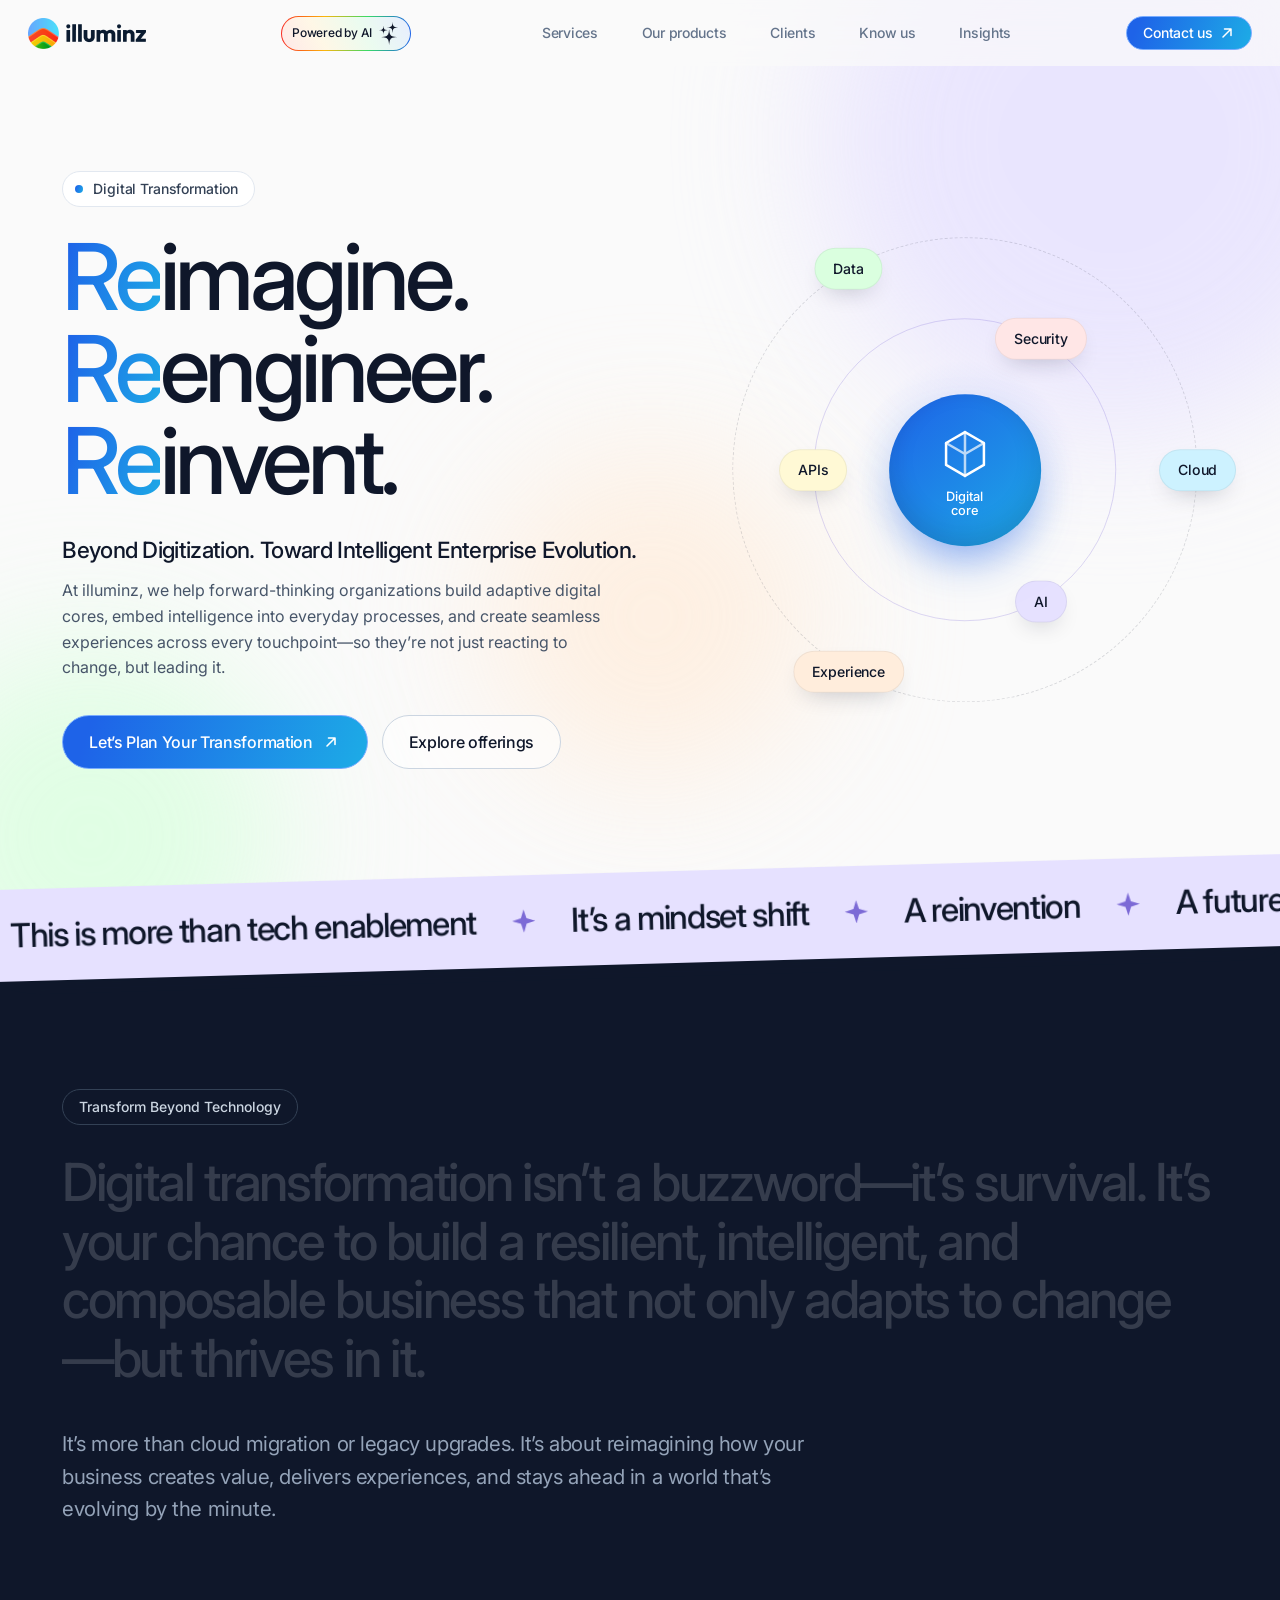
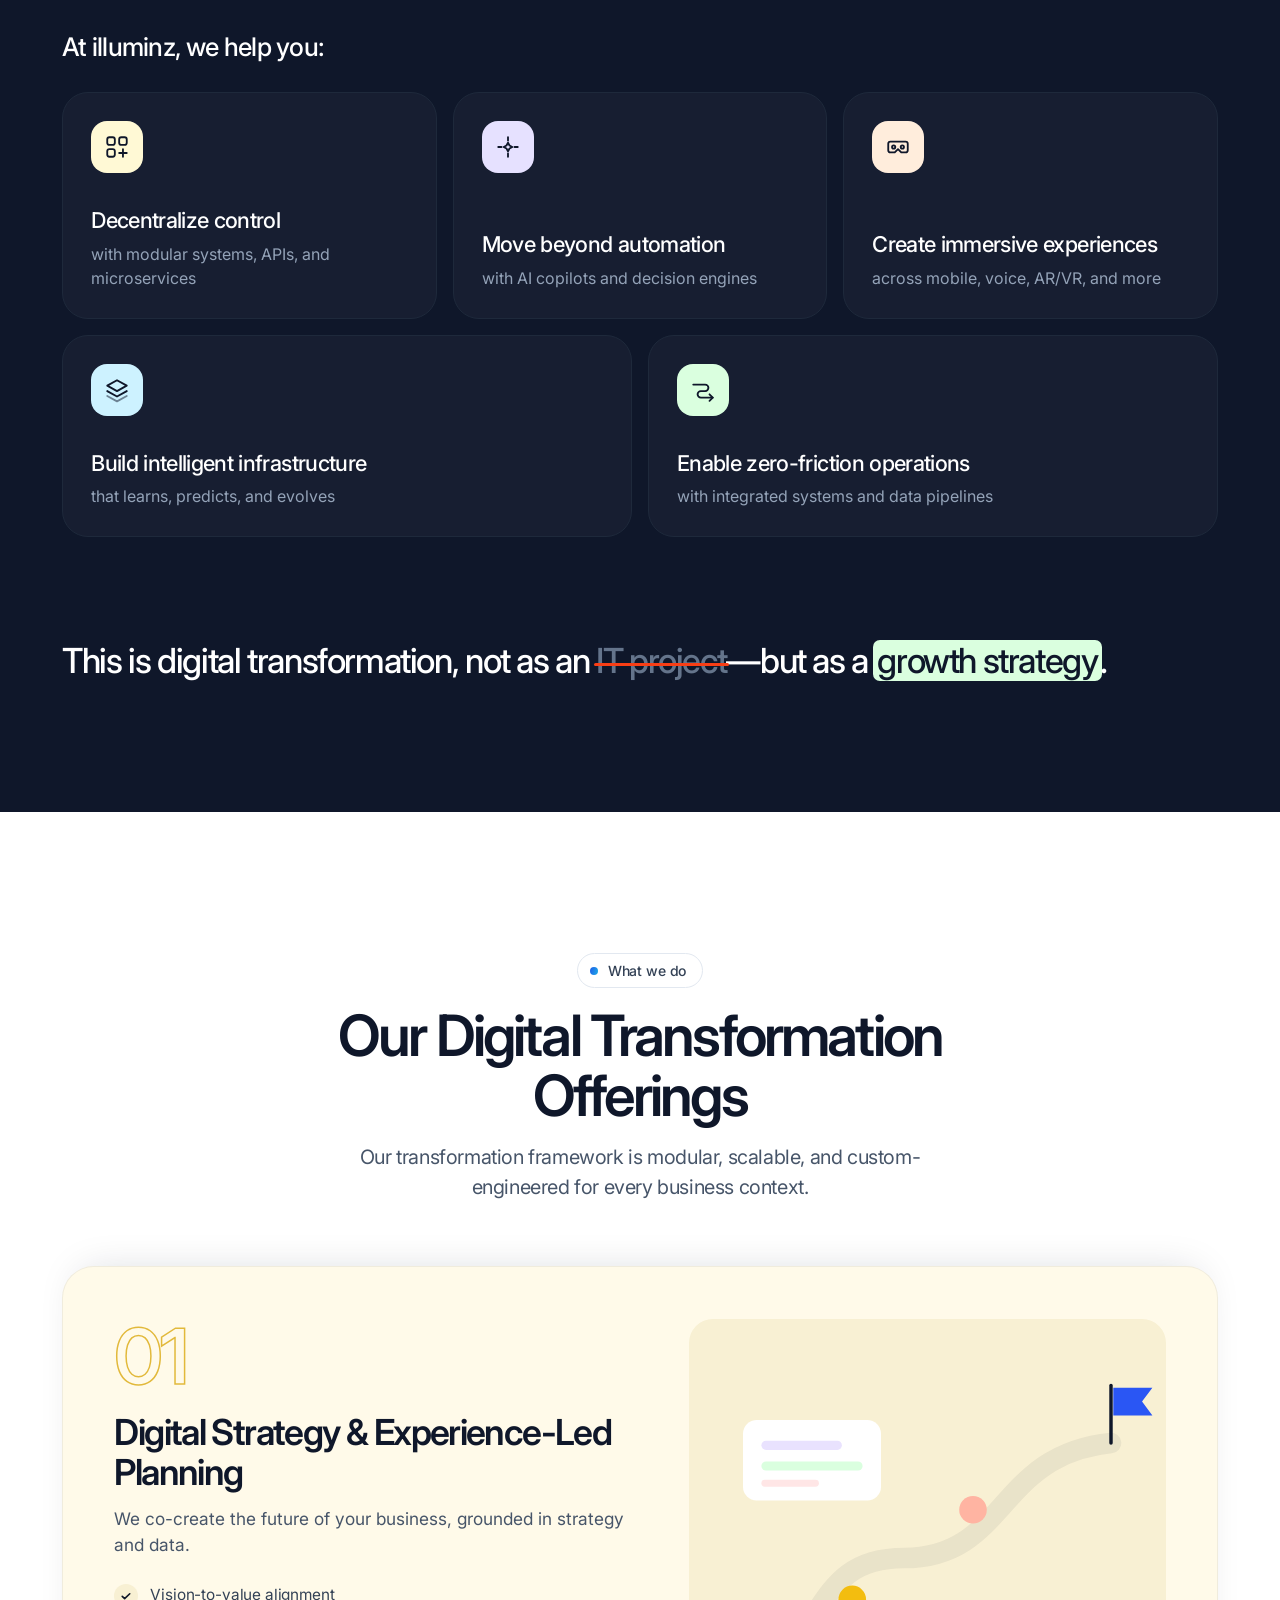
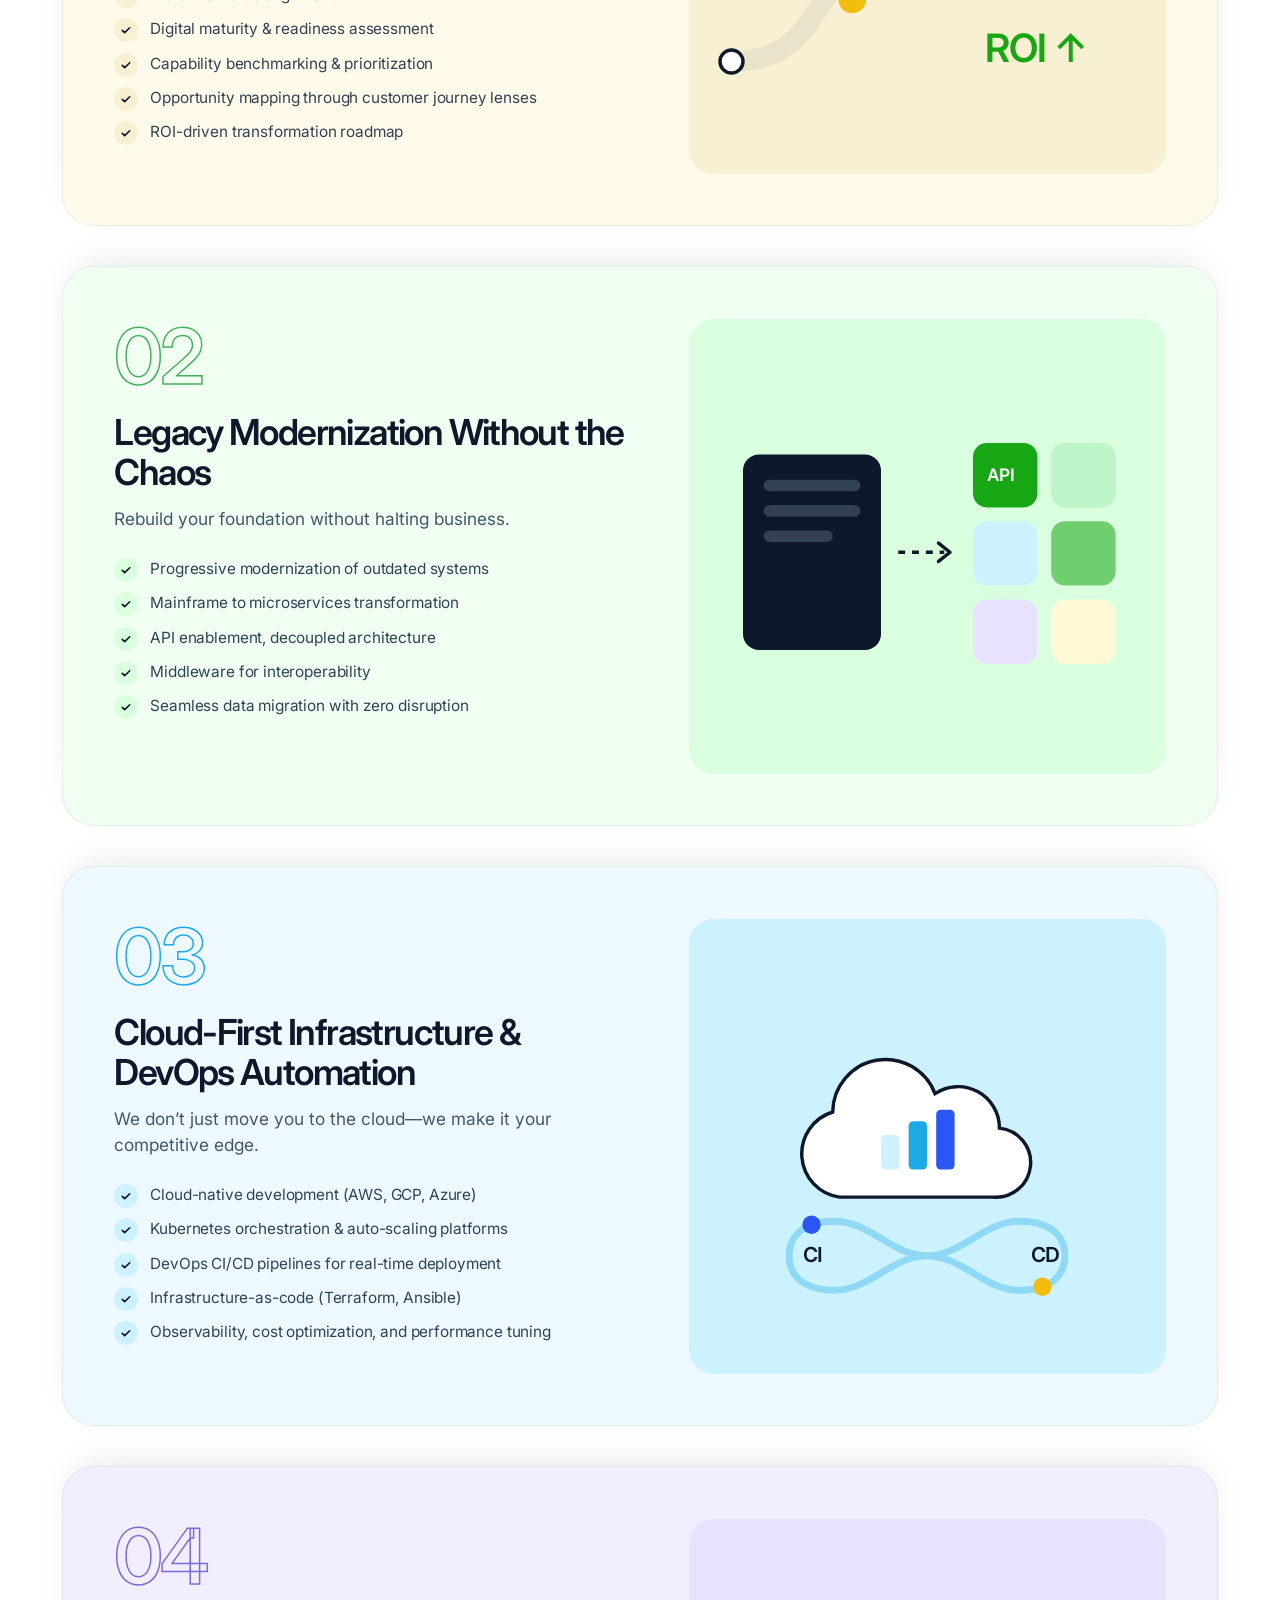
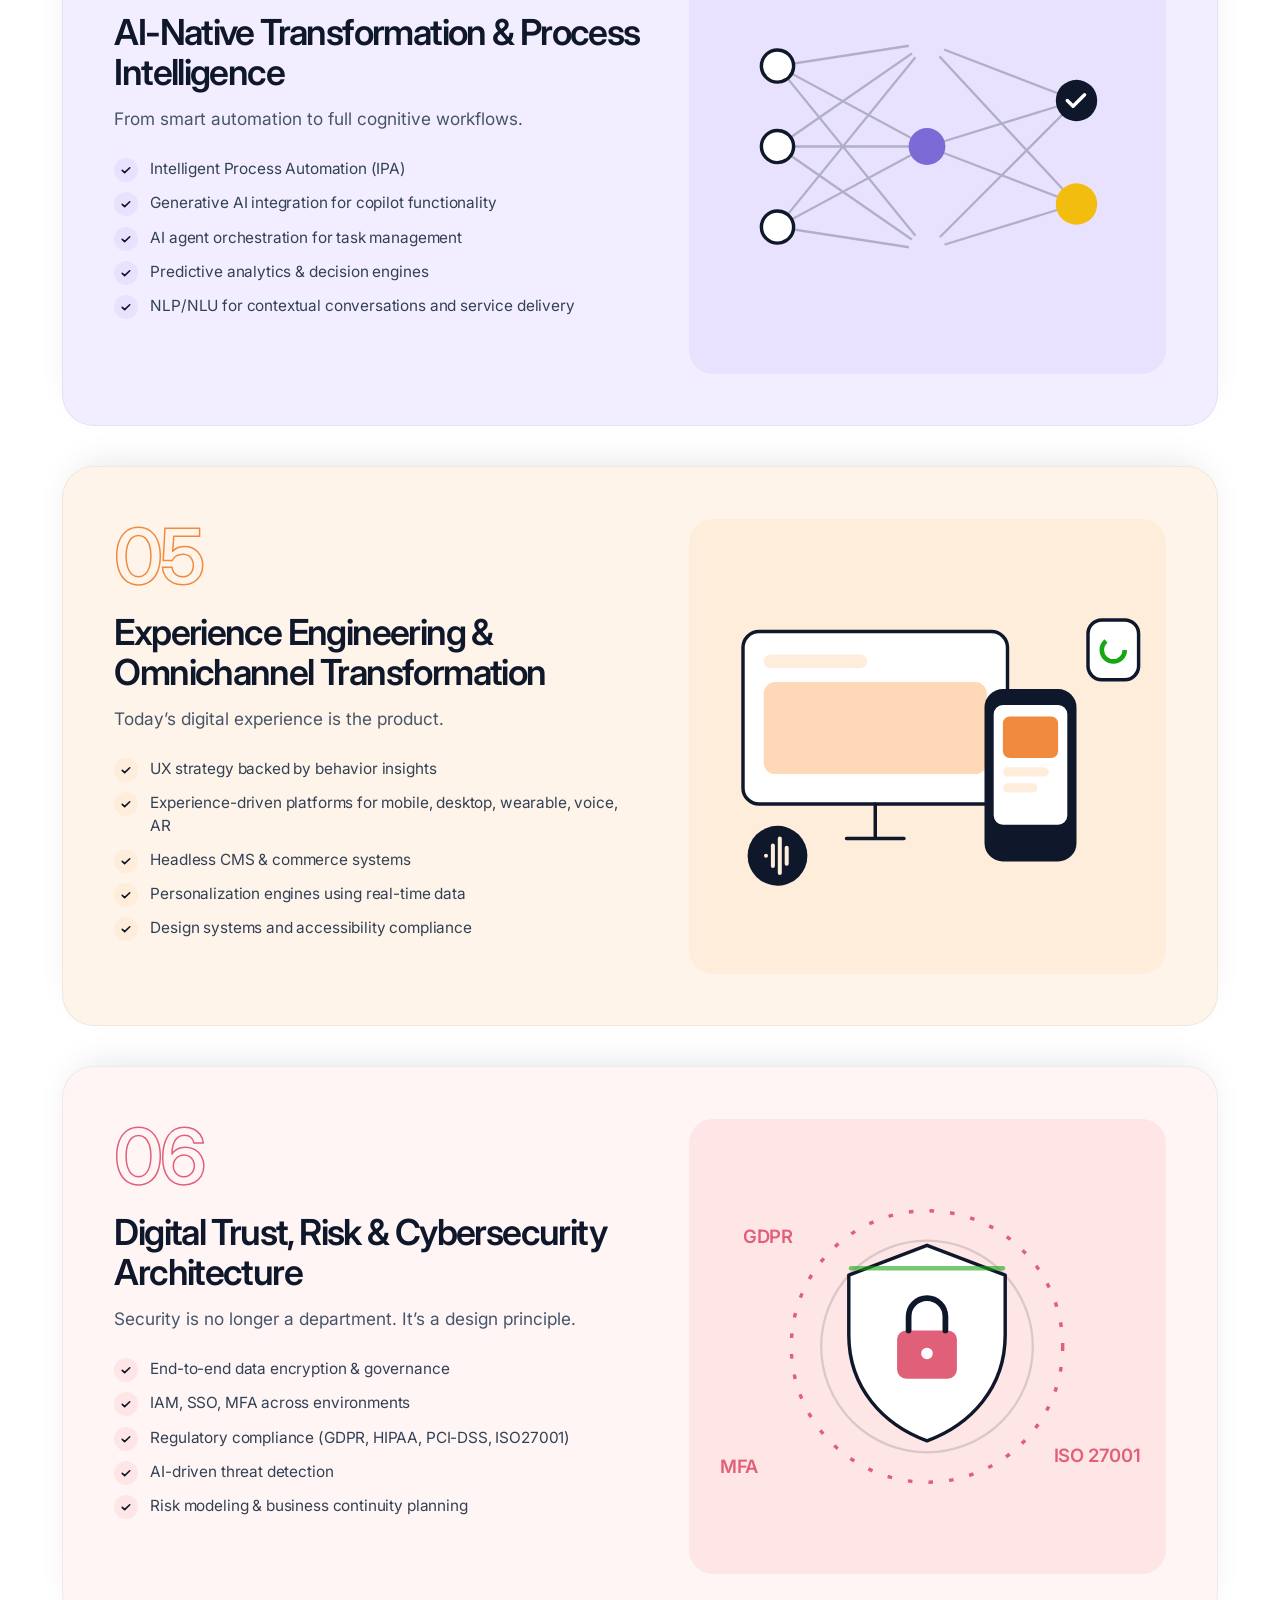
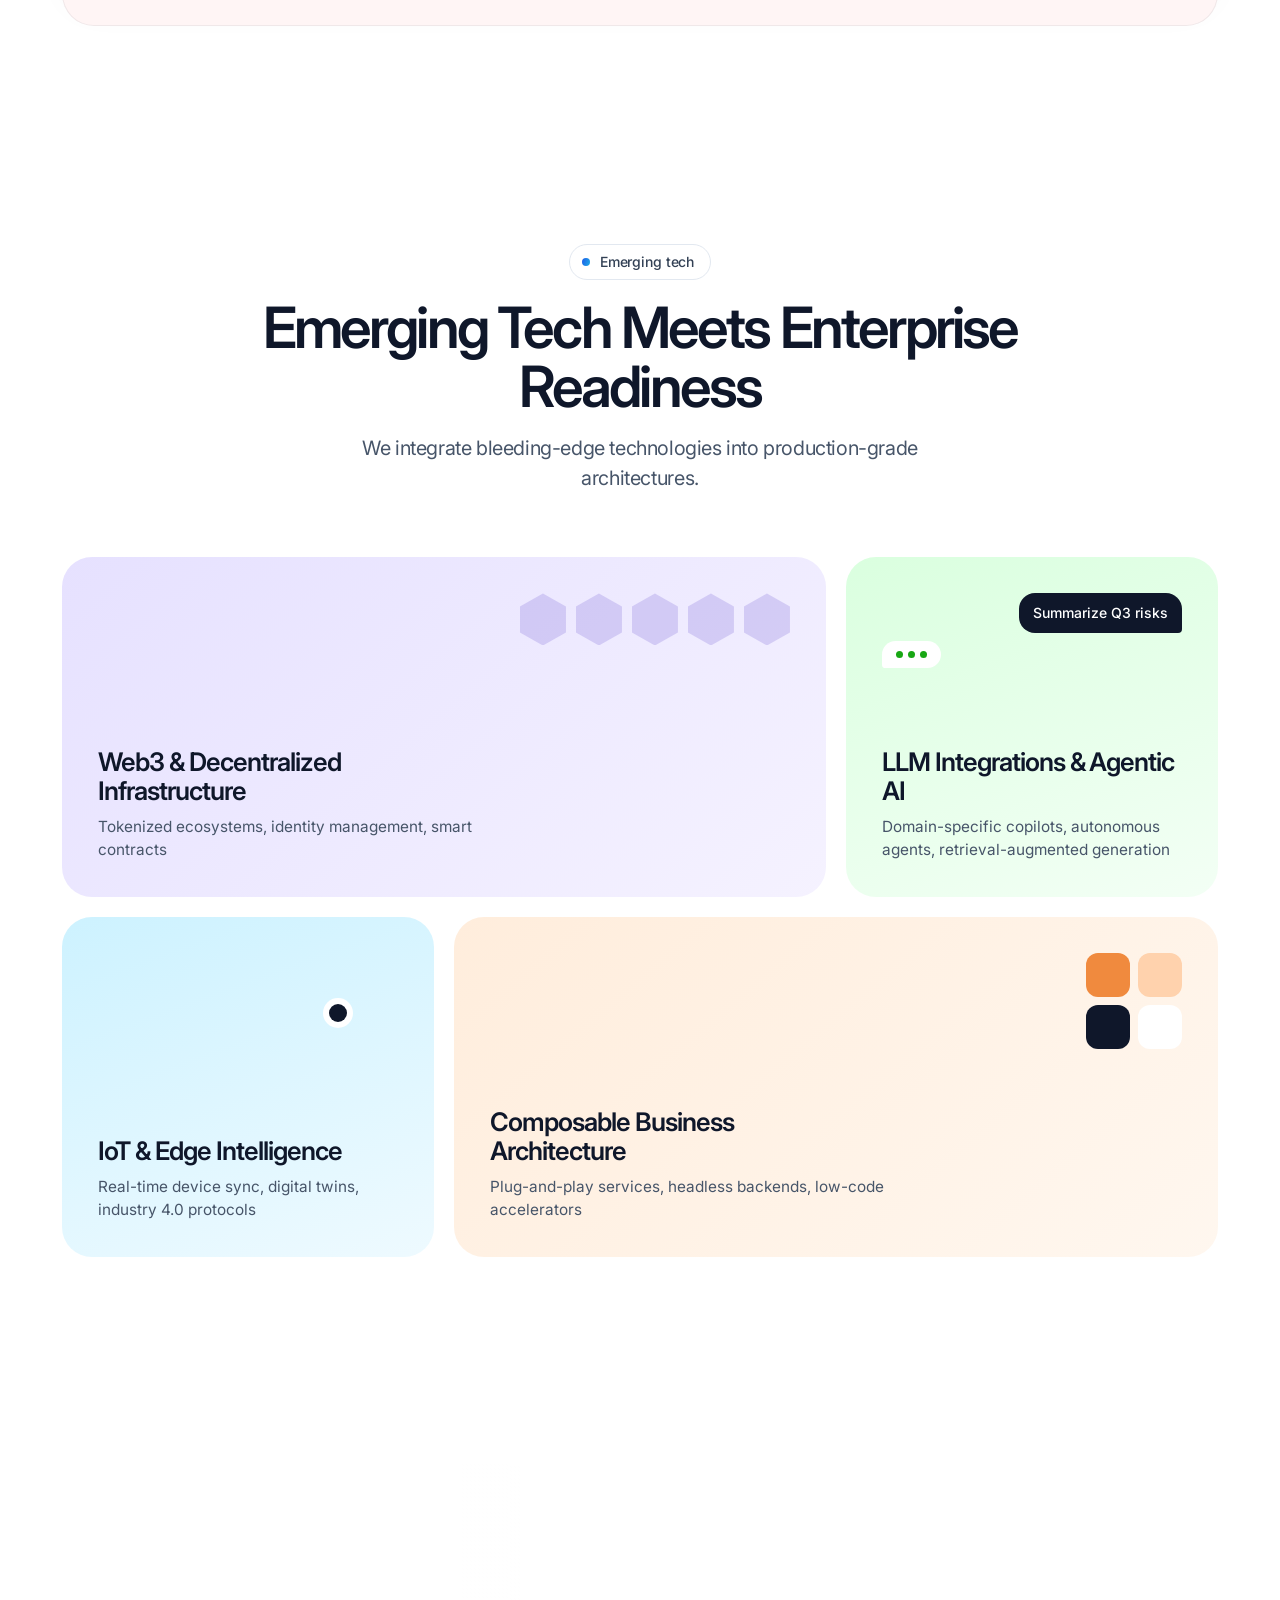
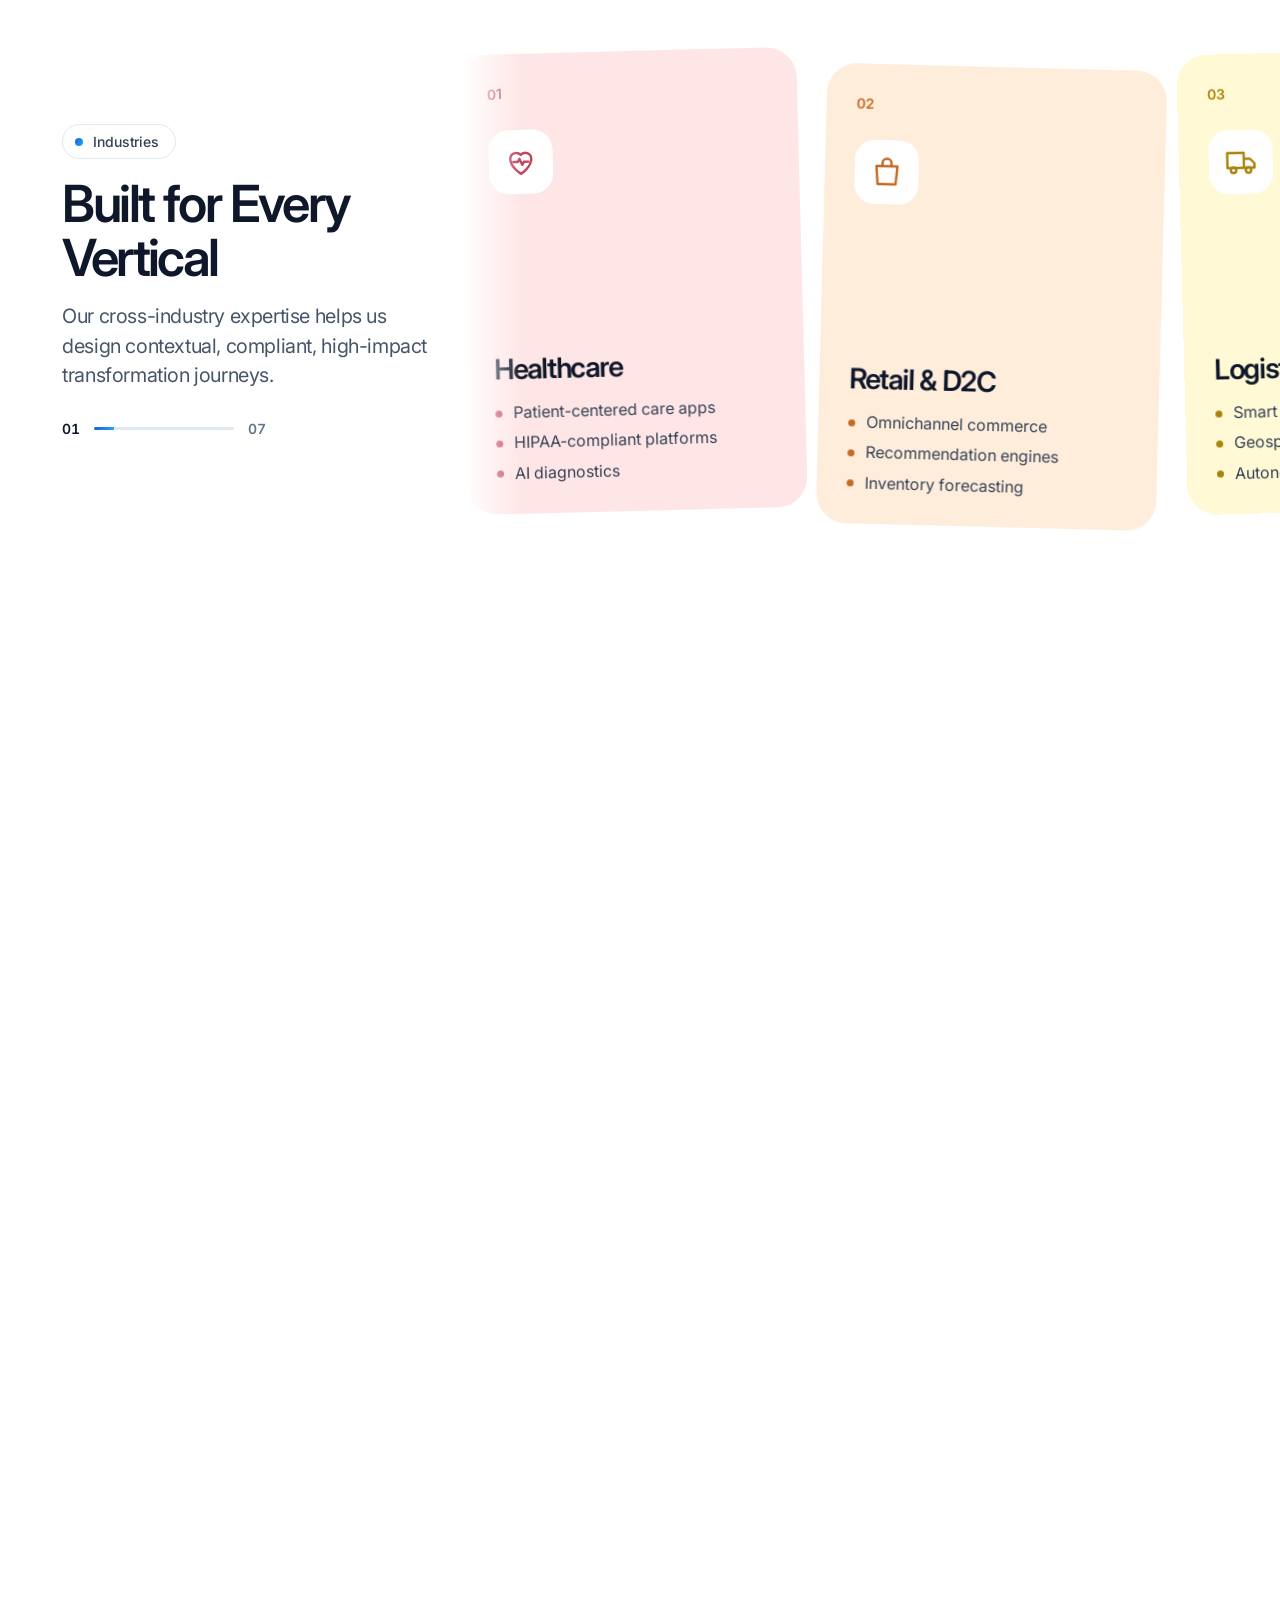
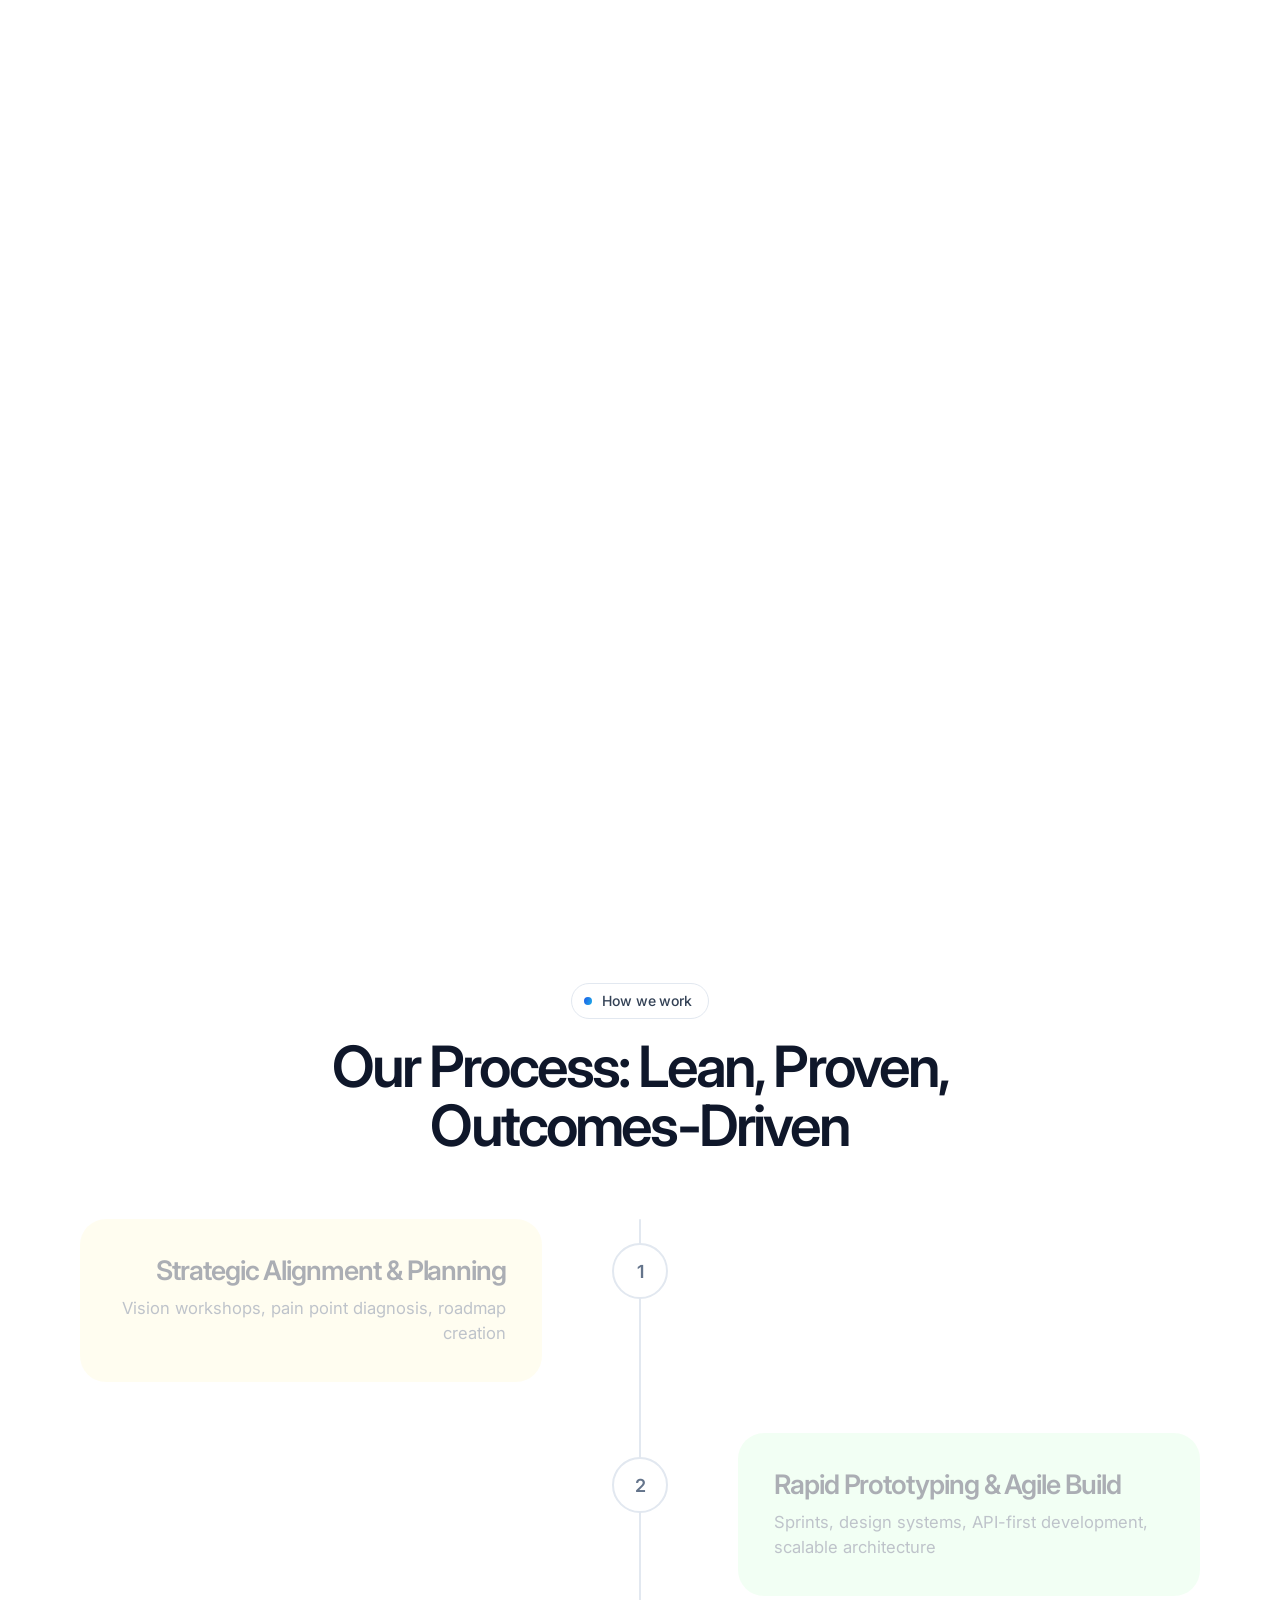
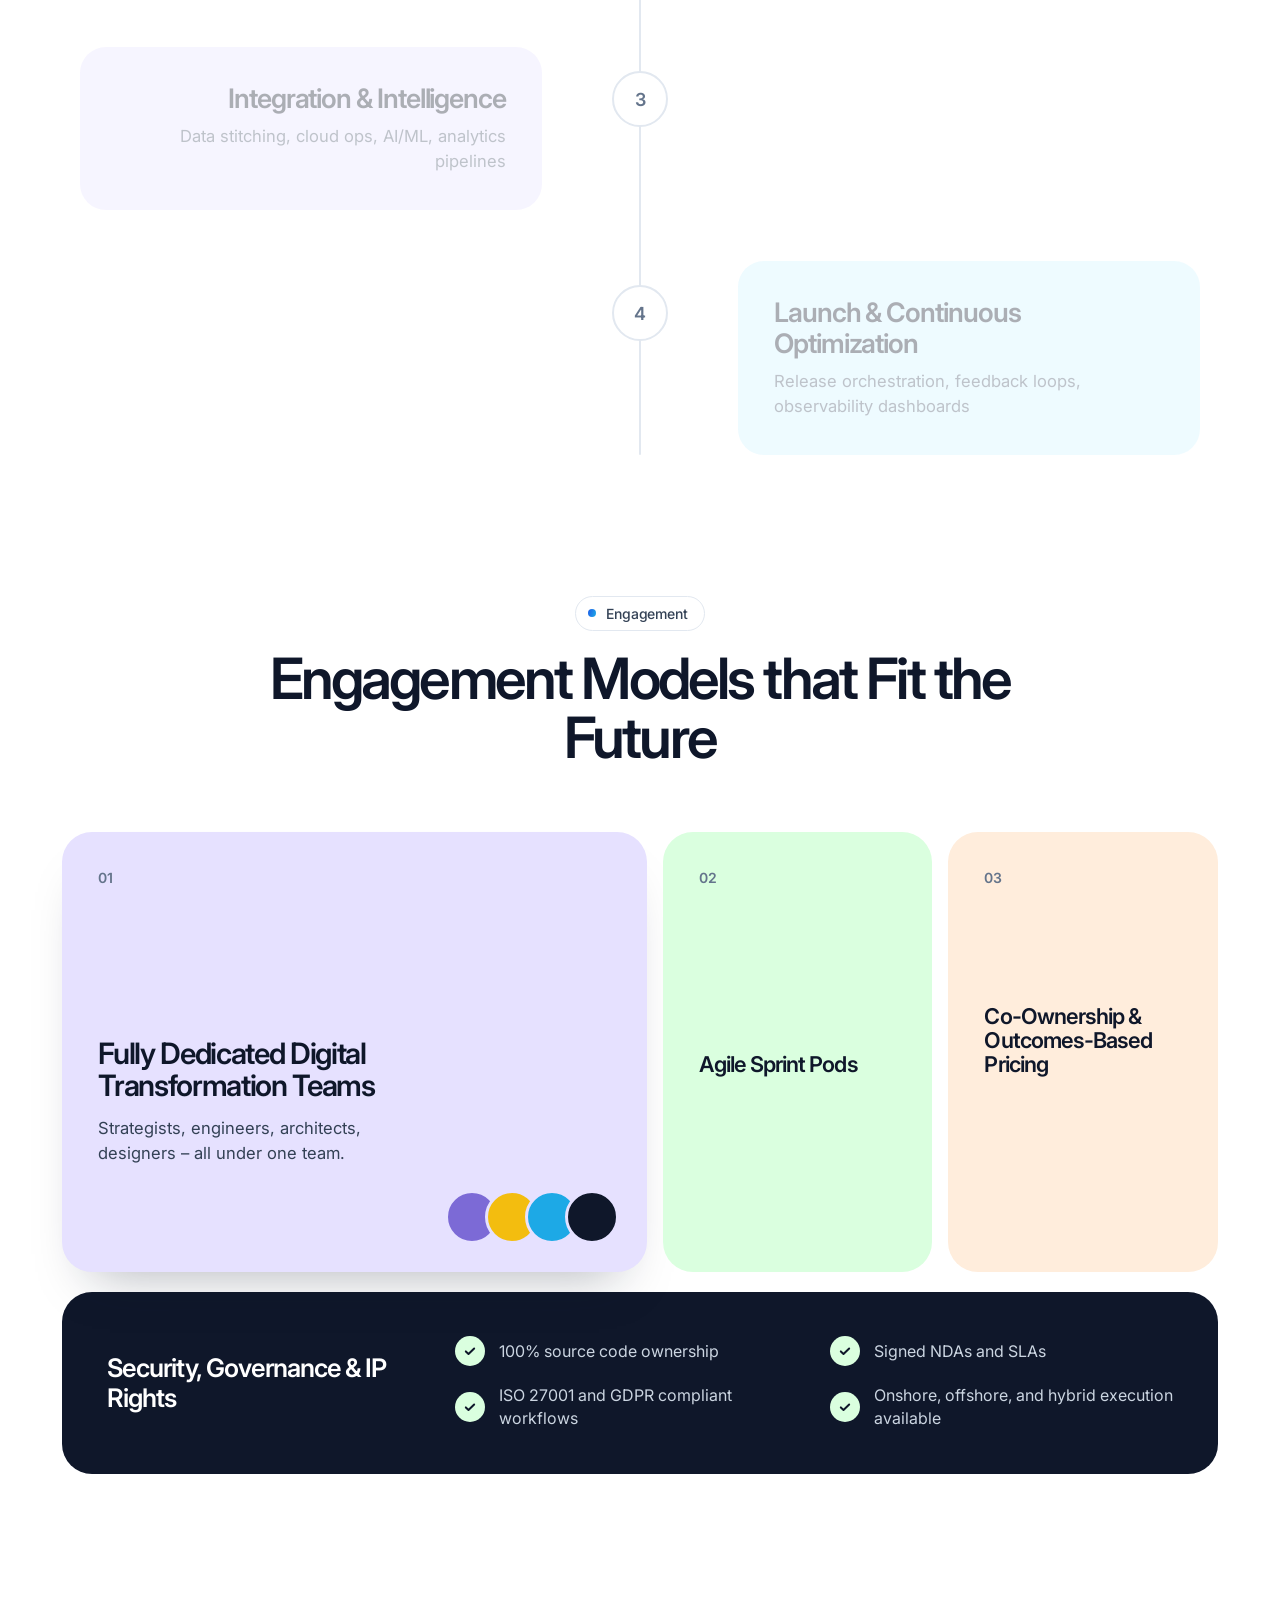
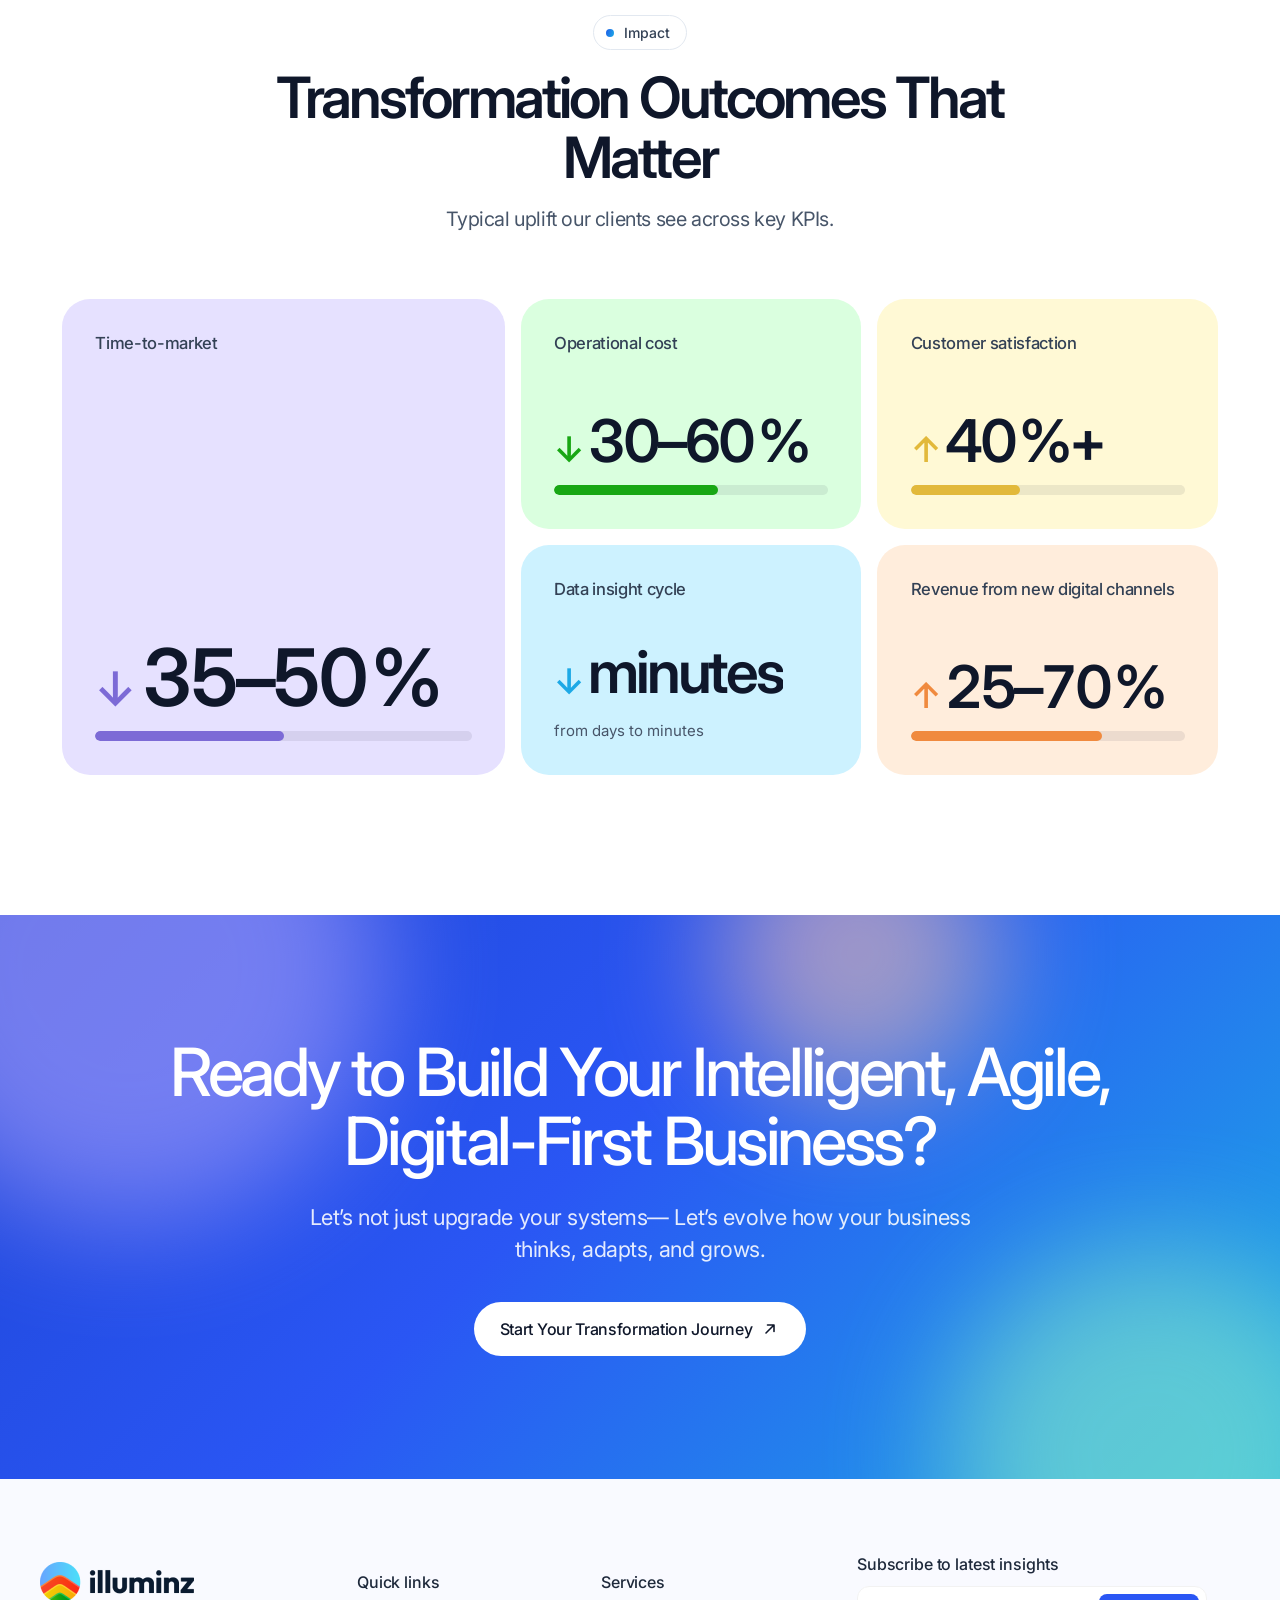
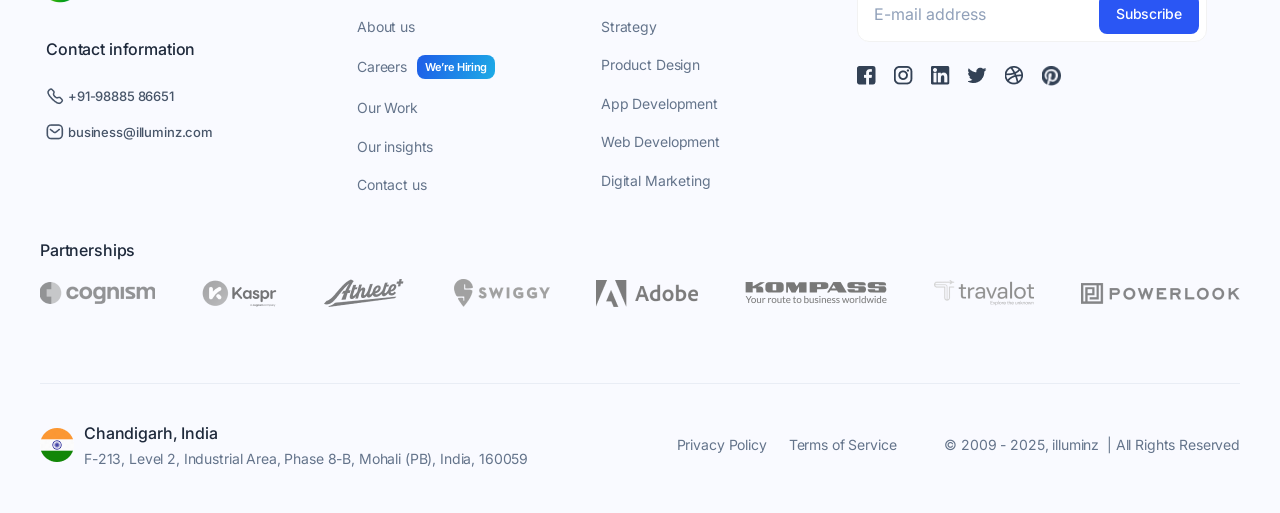
<file: digital-transformation-standalone.html>
<!DOCTYPE html>
<html lang="en">
<head>
  <meta charset="UTF-8" />
  <meta name="viewport" content="width=device-width, initial-scale=1.0" />
  <title>Digital Transformation | illuminz</title>
  <meta name="description" content="Reimagine. Reengineer. Reinvent. illuminz helps organizations build adaptive digital cores, embed intelligence into everyday processes and create seamless experiences across every touchpoint." />
  <link rel="preconnect" href="https://fonts.googleapis.com" />
  <link rel="preconnect" href="https://fonts.gstatic.com" crossorigin />
  <link href="https://fonts.googleapis.com/css2?family=Inter:wght@400;500;600&family=Instrument+Serif:ital@1&display=swap" rel="stylesheet" />
  <style>
/* =========================================================
   illuminz – Motion Graphics & Storyboarding
   Built from Figma node 11687:23265 (1440px artboard).
   Mobile-first. --s is "one design pixel" (1px at 1440 wide).
   ========================================================= */

:root {
  /* Design tokens from the Figma file */
  --dark: #0f172a;
  --slate-800: #1e293b;
  --slate-700: #334155;
  --slate-600: #475569;
  --slate-500: #64748b;
  --yellow: #f3bd0f;
  --red: #f93e15;
  --blue: #2a56f4;
  --green: #18a714;
  --white: #ffffff;
  --hero-bg: #fafafa;
  --footer-bg: #f9faff;
  --gradient-primary: linear-gradient(109.7deg, #1e63e8 9.36%, #1da9e6 96.45%);

  --font: "Graphik", "Inter", system-ui, -apple-system, "Segoe UI", Roboto, sans-serif;
  --font-serif: "Metal", "Instrument Serif", Georgia, "Times New Roman", serif;

  --s: calc(min(100vw, 1440px) / 1440);
  --gutter: clamp(16px, 4.86vw, 70px);
  --ease-out: cubic-bezier(.22, 1, .36, 1);
}

*, *::before, *::after { box-sizing: border-box; }
html { -webkit-text-size-adjust: 100%; scroll-behavior: smooth; }
body {
  margin: 0;
  font-family: var(--font);
  color: var(--dark);
  background: var(--white);
  line-height: 1.4;
  -webkit-font-smoothing: antialiased;
  overflow-x: hidden;
}
img { display: block; max-width: 100%; height: auto; }
a { color: inherit; text-decoration: none; }
ul { list-style: none; margin: 0; padding: 0; }
h1, h2, h3, p, figure { margin: 0; }
button, input { font: inherit; }

.sr-only {
  position: absolute; width: 1px; height: 1px; overflow: hidden;
  clip: rect(0 0 0 0); white-space: nowrap;
}

/* =========================================================
   HEADER
   ========================================================= */
.site-header {
  position: fixed; inset: 0 0 auto; z-index: 100;
  height: 66px;
  background: rgba(250, 250, 250, .72);
  backdrop-filter: blur(22px);
  -webkit-backdrop-filter: blur(22px);
  transition: box-shadow .3s, background .3s;
}
.site-header.is-scrolled {
  background: rgba(255, 255, 255, .85);
  box-shadow: 0 1px 0 rgba(15, 23, 42, .06), 0 8px 24px rgba(15, 23, 42, .05);
}
.header-inner {
  max-width: 1440px; height: 100%;
  margin-inline: auto;
  padding-inline: clamp(16px, 2.22vw, 32px);
  display: flex; align-items: center; justify-content: space-between; gap: 16px;
}
.logo img { width: 122px; height: 31px; }

.ai-badge {
  display: none;
  align-items: center; justify-content: center; gap: 5px;
  height: 35px; padding: 0 10px;
  font-size: 12px; font-weight: 500; letter-spacing: -.24px; color: var(--dark);
  border: 1px solid transparent; border-radius: 50px;
  background:
    linear-gradient(60.4deg, rgba(248,42,33,.1) 2.4%, rgba(251,181,12,.1) 30.5%, rgba(57,218,103,.1) 63.7%, rgba(30,99,232,.1) 94.6%) padding-box,
    linear-gradient(#fff, #fff) padding-box,
    linear-gradient(90deg, #f82a21, #fbb50c, #39da67, #1e63e8) border-box;
}
.ai-badge img { width: 23px; height: 23px; animation: twinkle 2.4s ease-in-out infinite; }
@keyframes twinkle { 0%, 100% { transform: scale(1) rotate(0); } 50% { transform: scale(1.18) rotate(12deg); } }

.nav-toggle {
  display: inline-flex; flex-direction: column; justify-content: center; gap: 5px;
  width: 40px; height: 40px; padding: 9px;
  background: none; border: 0; cursor: pointer;
}
.nav-toggle span { height: 2px; border-radius: 2px; background: var(--dark); transition: transform .3s var(--ease-out), opacity .2s; }
.nav-toggle[aria-expanded="true"] span:nth-child(1) { transform: translateY(7px) rotate(45deg); }
.nav-toggle[aria-expanded="true"] span:nth-child(2) { opacity: 0; }
.nav-toggle[aria-expanded="true"] span:nth-child(3) { transform: translateY(-7px) rotate(-45deg); }

.primary-nav {
  position: absolute; top: 66px; left: 0; right: 0;
  display: flex; flex-direction: column; gap: 20px;
  padding: 8px 20px 28px;
  background: #fff;
  box-shadow: 0 18px 30px rgba(15, 23, 42, .08);
  clip-path: inset(0 0 100% 0);
  visibility: hidden;
  transition: clip-path .45s var(--ease-out), visibility 0s .45s;
}
.primary-nav.is-open { clip-path: inset(0 0 0 0); visibility: visible; transition: clip-path .45s var(--ease-out); }
.primary-nav li a {
  display: block; padding: 14px 0;
  font-size: 16px; font-weight: 500; color: var(--slate-500);
  border-bottom: 1px solid #eef1f5;
  transition: color .2s;
}
.primary-nav li a:hover { color: var(--dark); }

.btn-contact {
  display: inline-flex; align-items: center; justify-content: center; gap: 4px;
  align-self: flex-start;
  height: 34px; padding: 0 14px 0 16px;
  font-size: 14px; font-weight: 500; letter-spacing: -.28px; color: #fff;
  background: var(--gradient-primary);
  border: 1px solid #79acff; border-radius: 44px;
  transition: transform .25s var(--ease-out), box-shadow .25s;
}
.btn-contact:hover { transform: translateY(-1px); box-shadow: 0 8px 18px rgba(30, 99, 232, .32); }
.btn-contact svg { transition: transform .25s var(--ease-out); }
.btn-contact:hover svg { transform: translate(2px, -2px); }

@media (min-width: 640px) { .ai-badge { display: inline-flex; } }

@media (min-width: 1024px) {
  .nav-toggle { display: none; }
  .primary-nav {
    position: static; flex-direction: row; align-items: center; gap: clamp(40px, 9vw, 130px);
    padding: 0; background: none; box-shadow: none;
    clip-path: none; visibility: visible;
  }
  .primary-nav ul { display: flex; gap: 44px; }
  .primary-nav li a { padding: 0; border: 0; font-size: 14px; letter-spacing: -.28px; line-height: 20px; }
  .btn-contact { align-self: center; }
}

/* =========================================================
   HERO
   ========================================================= */
.hero {
  position: relative; overflow: hidden;
  min-height: max(calc(857 * var(--s)), 560px);
  display: flex; align-items: center;
  padding: 90px var(--gutter) 60px;
  background: var(--hero-bg);
}
.hero-shapes { position: absolute; inset: 0; pointer-events: none; }
.shape {
  position: absolute;
  will-change: transform;
  animation: float var(--dur, 7s) ease-in-out infinite;
  animation-delay: var(--delay, 0s);
}
.shape--sphere  { left: 0;      top: 13%;  width: max(12.19vw, 78px);  --dur: 6.5s; }
.shape--pyramid { left: 53.6%;  top: 10.5%; width: max(14.86vw, 90px); --dur: 8s;   --delay: -2s; }
.shape--star    { right: 0;     top: 0;    width: max(18.08vw, 110px); --dur: 7s;   --delay: -1s; --spin: 8deg; }
.shape--blob    { left: 2.45%;  top: 61.7%; width: max(21.73vw, 120px); --dur: 9s;  --delay: -3s; }
.shape--cube    { right: 0;     top: 66%;  width: max(15.8vw, 100px);  --dur: 7.5s; --delay: -4s; --spin: -6deg; }

@keyframes float {
  0%, 100% { translate: 0 0; rotate: 0deg; }
  50%      { translate: 0 calc(-14px - 1vw); rotate: var(--spin, 4deg); }
}

.hero-title {
  position: relative; z-index: 2;
  width: 100%; max-width: 1300px; margin-inline: auto;
  margin-top: calc(-40 * var(--s));
  font-weight: 400;
  font-size: clamp(42px, 7.92vw, 114px);
  line-height: 1.1;
  letter-spacing: -.03em;
  color: var(--dark);
}
.hero-line { display: block; }
.hero-line--1 { display: flex; align-items: center; flex-wrap: wrap; column-gap: .17em; }
.hero-line--2 { text-align: right; margin-top: .02em; }

.ideas {
  display: inline-block;
  padding: .04em .15em .08em;
  border-radius: .158em;
  background: var(--yellow);
  color: #fff;
  font-weight: 600;
  transform: rotate(-3.85deg);
  margin-right: .02em;
}
.ideas span { display: inline-block; transform: rotate(-.1deg); }

.typed { display: inline-flex; align-items: center; white-space: nowrap; }
.typed-text { display: inline-block; min-width: 1ch; }
.caret {
  order: 2;
  width: .05em; height: .62em;
  margin-left: .03em;
  border-radius: 2px;
  background: var(--yellow);
  animation: blink 1s steps(1) infinite;
}
.typed.is-typing .caret { animation: none; }
@keyframes blink { 50% { opacity: 0; } }

/* Load-in sequence */
.js .hero-line--1 > *, .js .hero-line--2 { opacity: 0; transform: translateY(40%); }
.js .hero-line--1 > .ideas { transform: translateY(40%) rotate(-12deg) scale(.8); }
.js .hero.is-ready .hero-line--1 > *, .js .hero.is-ready .hero-line--2 {
  opacity: 1; transform: none;
  transition: opacity .8s var(--ease-out), transform 1s var(--ease-out);
}
.js .hero.is-ready .hero-line--1 > .ideas { transform: rotate(-3.85deg); transition-delay: .1s; }
.js .hero.is-ready .hero-line--1 > .hero-word { transition-delay: .2s; }
.js .hero.is-ready .hero-line--1 > .typed { transition-delay: .3s; }
.js .hero.is-ready .hero-line--2 { transition-delay: .45s; }
.js .shape { opacity: 0; }
.js .hero.is-ready .shape { opacity: 1; transition: opacity 1.2s ease .3s; }

@media (max-width: 1023px) {
  .shape--star { top: 70px; }
}
@media (max-width: 639px) {
  .hero { min-height: 640px; }
  .hero-line--2 { text-align: left; }
  .shape--pyramid { left: 58%; top: 12%; }
  .shape--blob { top: 72%; }
  .shape--cube { top: 74%; }
}

/* =========================================================
   INTRO (dark) + TIMELINE
   ========================================================= */
.intro {
  position: relative; overflow: hidden;
  background: var(--dark);
  color: #fff;
  padding-top: max(calc(54 * var(--s)), 32px);
}
.intro-frame {
  max-width: 1354px;
  margin-inline: max(calc(43 * var(--s)), 16px);
  padding: max(calc(32 * var(--s)), 16px) max(calc(56 * var(--s)), 16px) max(calc(31 * var(--s)), 20px);
  border: 1px solid var(--slate-700);
}
@media (min-width: 1440px) { .intro-frame { margin-inline: auto; } }
.intro-box {
  border: 1px solid var(--slate-700);
  padding: max(calc(42 * var(--s)), 20px) 16px max(calc(34 * var(--s)), 20px);
  text-align: center;
}
.intro-title {
  font-weight: 500;
  font-size: clamp(32px, 7.29vw, 105px);
  line-height: .962;
  letter-spacing: -.03em;
}
.intro-line { display: block; }
.intro-line + .intro-line { margin-top: .04em; }

/* "inform" / "connect" wipe in like a clip on the timeline */
.nb { white-space: nowrap; }
.swap { position: relative; display: inline-block; }
.js .swap { clip-path: inset(0 100% 0 0); }
.js .swap.is-visible { clip-path: inset(-20% -5% -20% 0); transition: clip-path 1s var(--ease-out) .25s; }
.js .swap--2.is-visible { transition-delay: .65s; }
.swap::after {
  content: ""; position: absolute; left: 0; right: 0; bottom: .02em; height: .07em;
  background: var(--yellow); border-radius: 2px;
  transform-origin: left; transform: scaleX(0);
}
.swap--2::after { background: var(--green); }
.swap.is-visible::after { animation: underline 1.6s var(--ease-out) 1s forwards; }
.swap--2.is-visible::after { animation-delay: 1.4s; }
@keyframes underline {
  0%   { transform: scaleX(0); transform-origin: left; }
  45%  { transform: scaleX(1); transform-origin: left; }
  55%  { transform: scaleX(1); transform-origin: right; }
  100% { transform: scaleX(0); transform-origin: right; }
}

.intro-text {
  margin-top: max(calc(37 * var(--s)), 20px);
  font-size: clamp(16px, 1.95vw, 28px);
  line-height: 1.43;
  letter-spacing: -.03em;
}

.timeline {
  position: relative;
  height: max(calc(224 * var(--s)), 150px);
  margin-top: max(calc(80 * var(--s)), 36px);
  --row: max(calc(45 * var(--s)), 30px);
}
.track {
  position: absolute; left: 0; right: 0; height: 1px;
  background: var(--slate-800);
}
.track:nth-child(1) { top: 1px; }
.track:nth-child(2) { top: calc(var(--row) * 1); }
.track:nth-child(3) { top: calc(var(--row) * 2); }
.track:nth-child(4) { top: calc(var(--row) * 3); }

.clip {
  position: absolute; height: max(calc(8 * var(--s)), 5px);
  animation: clip-slide var(--dur) ease-in-out infinite alternate;
  animation-delay: var(--delay, 0s);
}
.clip i {
  position: absolute; top: calc(100% + max(calc(8 * var(--s)), 5px));
  width: 6px; height: 6px; margin-left: -3px;
  background: #d9d9d9;
  transform: rotate(45deg);
}
.clip i:first-child { left: 0; }
.clip i:last-child  { left: 100%; }
.clip--yellow { background: var(--yellow); top: 0;                          left: 0;      width: 28.7%;  --dur: 9s; --shift: 6vw; }
.clip--red    { background: var(--red);    top: calc(var(--row) * 1);       left: 43.96%; width: 21.2%;  --dur: 7s; --shift: -8vw; --delay: -2s; }
.clip--green  { background: var(--green);  top: calc(var(--row) * 2 - 4px); left: 78%;    width: 21.2%;  --dur: 8s; --shift: -10vw; --delay: -5s; }
.clip--blue   { background: var(--blue);   top: calc(var(--row) * 3);       left: 23.47%; width: 12.15%; --dur: 6s; --shift: 12vw; --delay: -1s; }
@keyframes clip-slide { from { translate: 0 0; } to { translate: var(--shift) 0; } }

.playhead {
  position: absolute; top: -14px; bottom: 24px; left: 0;
  width: 1px;
  background: linear-gradient(rgba(255,255,255,.9), rgba(255,255,255,.15));
  animation: playhead 10s linear infinite;
}
.playhead::before {
  content: ""; position: absolute; top: -2px; left: -5px;
  width: 11px; height: 11px;
  background: #fff;
  clip-path: polygon(0 0, 100% 0, 100% 55%, 50% 100%, 0 55%);
}
@keyframes playhead { from { left: 0; } to { left: 100%; } }

/* =========================================================
   SERVICES
   ========================================================= */
.services {
  display: grid; gap: max(calc(30 * var(--s)), 16px);
  width: min(1380px, 100% - 2 * clamp(12px, 2.1vw, 30px));
  margin: max(calc(64 * var(--s)), 32px) auto 0;
}
.service {
  overflow: hidden;
  background: var(--card-bg);
  padding-top: max(calc(106 * var(--s)), 28px);
}
.service-head {
  display: grid; gap: 22px;
  padding-inline: clamp(20px, 4.93vw, 71px);
}
.eyebrow {
  font-size: clamp(17px, 1.81vw, 26px);
  font-weight: 500; letter-spacing: -.03em;
  color: var(--eyebrow);
}
.service-title {
  margin-top: max(calc(19 * var(--s)), 10px);
  max-width: 553px;
  font-size: clamp(30px, 3.89vw, 56px);
  font-weight: 600;
  line-height: 1.17;
  letter-spacing: -.05em;
  color: var(--dark);
}
.service-text {
  max-width: 651px;
  font-size: clamp(16px, 1.67vw, 24px);
  line-height: 1.46;
  letter-spacing: -.02em;
  color: var(--slate-600);
}
.tags { display: flex; flex-wrap: wrap; gap: 13px 20px; margin-top: max(calc(26 * var(--s)), 18px); }
.tags li {
  padding: 9px 22px;
  border-radius: 50px;
  background: var(--tag-bg);
  font-size: clamp(13px, 1.11vw, 16px);
  font-weight: 500; letter-spacing: -.03em;
  color: var(--slate-700);
  white-space: nowrap;
  transition: transform .3s var(--ease-out), box-shadow .3s;
}
.tags li:hover { transform: translateY(-3px); box-shadow: 0 6px 14px rgba(15, 23, 42, .08); }
@media (max-width: 639px) {
  .tags { gap: 10px; }
  .tags li { padding: 8px 15px; }
}

.service-media {
  margin-top: max(calc(78 * var(--s)), 28px);
  overflow: hidden;
}
.service-media img {
  width: 100%;
  height: clamp(190px, 36.1vw, 498px);
  object-fit: cover; object-position: center bottom;
  transform-origin: 50% 100%;
}

.service--yellow { --card-bg: #fffae9; --eyebrow: #c9b667; --tag-bg: #f8f0d3; }
.service--green  { --card-bg: #f1fff3; --eyebrow: #7bba84; --tag-bg: #daffdf; }
.service--pink   { --card-bg: #fff5f5; --eyebrow: #c18686; --tag-bg: #ffe6e6; }
.service--purple { --card-bg: #f2eeff; --eyebrow: #9d8dcd; --tag-bg: #e9e2fe; }

@media (min-width: 900px) {
  .service-head {
    grid-template-columns: minmax(0, 1fr) minmax(0, 655px);
    column-gap: clamp(40px, 5vw, 80px);
    align-items: start;
  }
  .service-body { padding-top: 6px; }
}

/* Staggered reveal for each card */
.js .service .service-intro,
.js .service .service-text,
.js .service .tags li { opacity: 0; transform: translateY(24px); }
.js .service .service-media img { transform: scale(1.08) translateY(30px); opacity: 0; }
.js .service.is-visible .service-intro,
.js .service.is-visible .service-text,
.js .service.is-visible .tags li,
.js .service.is-visible .service-media img {
  opacity: 1; transform: none;
  transition: opacity .8s var(--ease-out), transform 1s var(--ease-out);
}
.js .service.is-visible .service-text { transition-delay: .12s; }
.js .service.is-visible .tags li:nth-child(1) { transition-delay: .22s; }
.js .service.is-visible .tags li:nth-child(2) { transition-delay: .28s; }
.js .service.is-visible .tags li:nth-child(3) { transition-delay: .34s; }
.js .service.is-visible .tags li:nth-child(4) { transition-delay: .40s; }
.js .service.is-visible .service-media img { transition-duration: 1.2s, 1.6s; transition-delay: .2s; }
.js .service.is-visible .tags li:hover { transform: translateY(-3px); transition-delay: 0s; }

/* =========================================================
   SECTION TITLES / GENERIC REVEAL
   ========================================================= */
.section-title {
  margin-inline: auto;
  text-align: center;
  font-weight: 600;
  color: var(--dark);
}
.js [data-reveal]:not(.service):not(.intro-title) { opacity: 0; transform: translateY(36px); }
.js [data-reveal].is-visible:not(.service):not(.intro-title) {
  opacity: 1; transform: none;
  transition: opacity .9s var(--ease-out), transform 1s var(--ease-out);
  transition-delay: var(--reveal-delay, 0s);
}

/* =========================================================
   TOOLS
   ========================================================= */
.tools {
  overflow-x: clip;
  padding: max(calc(131 * var(--s)), 64px) 16px 0;
  text-align: center;
}
.tools-title {
  max-width: 640px;
  font-size: clamp(30px, 3.89vw, 56px);
  line-height: 1.2;
  letter-spacing: -.05em;
}
.tool-stage {
  position: relative;
  container-type: inline-size;
  width: min(1054px, 100%);
  aspect-ratio: 1054 / 350;
  margin: max(calc(52 * var(--s)), 28px) auto 0;
}
.tool { position: absolute; inset: 0; pointer-events: none; }
.tool img {
  position: absolute;
  animation: bob var(--dur, 6s) ease-in-out infinite;
  animation-delay: var(--delay, 0s);
  will-change: transform;
}
.tool figcaption {
  position: absolute; transform: translateX(-50%);
  font-family: var(--font-serif); font-style: italic;
  font-size: max(calc(25 / 1054 * 100cqw), 13px);
  line-height: 1.26; letter-spacing: -.035em;
  color: var(--slate-600);
  white-space: nowrap;
}
.tool--lovable img { left: 10.35%; top: -6%;   width: 38.6%; --dur: 6s; }
.tool--figma img   { left: 32.6%;  top: 10.9%; width: 29.4%; --dur: 7s; --delay: -2.5s; }
.tool--webflow img { left: 51.2%;  top: -1.4%; width: 31.3%; --dur: 6.5s; --delay: -4s; }
.tool--lovable figcaption { left: 22.3%; top: 6.3%; }
.tool--figma figcaption   { left: 47%;   top: 80.9%; }
.tool--webflow figcaption { left: 79.6%; top: 30.9%; }
@media (max-width: 639px) {
  .tool-stage { width: 118%; margin-left: -9%; }
}
@keyframes bob { 0%, 100% { translate: 0 0; } 50% { translate: 0 -4.5%; } }

.tools-text {
  max-width: 962px;
  margin: max(calc(31 * var(--s)), 20px) auto 0;
  font-size: clamp(22px, 3.19vw, 46px);
  line-height: 1.35;
  letter-spacing: -.035em;
  color: #000;
}

/* =========================================================
   WHY IT WORKS
   ========================================================= */
.why {
  width: min(1332px, 100% - 32px);
  margin: max(calc(185 * var(--s)), 80px) auto 0;
}
.why-title {
  font-size: clamp(36px, 4.44vw, 64px);
  line-height: 1;
  letter-spacing: -.05em;
}
.why-grid {
  display: grid;
  grid-template-columns: repeat(2, minmax(0, 300px));
  justify-content: center;
  gap: clamp(16px, 3.05vw, 44px);
  margin-top: max(calc(89 * var(--s)), 40px);
}
.pill {
  aspect-ratio: 300 / 373;
  border-radius: 999px;
  display: flex; flex-direction: column; align-items: center; justify-content: center;
  gap: 13px;
  padding: 0 11%;
  text-align: center;
  background: var(--pill-bg);
  transition: transform .5s var(--ease-out), box-shadow .5s var(--ease-out);
}
.pill:hover { transform: translateY(-10px) rotate(-2deg); box-shadow: 0 24px 40px -18px rgba(15, 23, 42, .25); }
.pill h3 {
  font-size: clamp(19px, 2.29vw, 33px);
  font-weight: 500; line-height: 1; letter-spacing: -.02em;
  color: var(--dark);
}
.pill p {
  font-size: clamp(13px, 1.32vw, 19px);
  line-height: 1.42; letter-spacing: -.02em;
  color: #000;
}
.pill--yellow { --pill-bg: #fff9d5; }
.pill--peach  { --pill-bg: #ffeddc; --reveal-delay: .1s; }
.pill--lilac  { --pill-bg: #e6e1ff; --reveal-delay: .2s; }
.pill--sky    { --pill-bg: #cdf2ff; --reveal-delay: .3s; }

@media (min-width: 1100px) {
  .why-grid { grid-template-columns: repeat(4, minmax(0, 300px)); }
}
@media (max-width: 479px) {
  .pill { padding: 0 9%; gap: 8px; }
}

/* =========================================================
   CTA
   ========================================================= */
.cta {
  position: relative; overflow: hidden;
  margin-top: max(calc(209 * var(--s)), 80px);
  min-height: max(calc(630 * var(--s)), 380px);
  display: grid; place-items: center;
  padding: 72px 20px;
  color: #fff; text-align: center;
  background: #6b97ff;
}
.cta-bg {
  position: absolute; inset: -6%;
  background: url("[data-uri]") center bottom / cover no-repeat;
  animation: drift 18s ease-in-out infinite alternate;
}
@keyframes drift {
  from { transform: scale(1) translate(0, 0); }
  to   { transform: scale(1.12) translate(-2.5%, 1.5%); }
}
.cta-inner { position: relative; margin-top: calc(-30 * var(--s)); }
.cta-title {
  max-width: 738px; margin-inline: auto;
  font-size: clamp(40px, 6.25vw, 90px);
  font-weight: 400; line-height: 1.02; letter-spacing: -.05em;
}
.cta-text {
  max-width: 839px; margin: max(calc(20 * var(--s)), 16px) auto 0;
  font-size: clamp(18px, 2.5vw, 36px);
  line-height: 1.44; letter-spacing: -.05em;
  --reveal-delay: .15s;
}

/* =========================================================
   FOOTER
   ========================================================= */
.site-footer {
  background: var(--footer-bg);
  color: var(--slate-500);
  font-size: 14px;
  letter-spacing: -.01em;
}
.footer-inner {
  width: min(1200px, 100% - 40px);
  margin-inline: auto;
  padding: max(calc(94 * var(--s)), 56px) 0 max(calc(50 * var(--s)), 32px);
}
.footer-heading {
  font-size: 16px; font-weight: 500;
  color: var(--slate-800);
}
.footer-top {
  display: grid; gap: 40px 24px;
  grid-template-columns: 1fr 1fr;
}
.footer-brand, .footer-subscribe { grid-column: 1 / -1; }
.footer-logo img { width: 154px; height: 41px; }
.footer-brand .footer-heading { margin: 35px 0 26px 6px; }
.contact-list { display: grid; gap: 18px; margin-left: 6px; }
.contact-list li { display: flex; align-items: center; gap: 4px; font-size: 13px; font-weight: 500; color: var(--slate-600); }
.footer-col .footer-heading { margin: 9px 0 23px; }
.footer-col li { display: flex; align-items: center; gap: 10px; }
.footer-col li + li { margin-top: 19px; }
.footer-col a, .contact-list a, .legal a { transition: color .2s; }
.footer-col a:hover, .contact-list a:hover, .legal a:hover { color: #1e63e8; }
.badge {
  padding: 4px 8px; border-radius: 8px;
  background: var(--gradient-primary);
  font-size: 11px; font-weight: 600; line-height: 16px; letter-spacing: -.33px;
  color: #fff;
  animation: pulse 2.4s ease-in-out infinite;
}
@keyframes pulse {
  0%, 100% { box-shadow: 0 0 0 0 rgba(30, 99, 232, .35); }
  50%      { box-shadow: 0 0 0 6px rgba(30, 99, 232, 0); }
}

.subscribe-form {
  position: relative;
  width: min(350px, 100%); height: 56px;
  margin-top: 10px;
}
.subscribe-form input {
  width: 100%; height: 100%;
  padding: 0 120px 0 16px;
  border: 1px solid #f2f2f2; border-radius: 12px;
  background: #fff;
  font-size: 16px; color: var(--dark);
  transition: border-color .2s, box-shadow .2s;
}
.subscribe-form input::placeholder { color: #90a0b9; }
.subscribe-form input:focus { outline: none; border-color: #a9bdfb; box-shadow: 0 0 0 4px rgba(42, 86, 244, .12); }
.subscribe-form button {
  position: absolute; top: 8px; right: 8px;
  width: 100px; height: 40px;
  border: 0; border-radius: 8px;
  background: var(--blue);
  font-size: 14px; font-weight: 500; letter-spacing: -.28px; color: #fff;
  cursor: pointer;
  transition: background .2s, transform .2s;
}
.subscribe-form button:hover { background: #1e45d6; }
.subscribe-form button:active { transform: scale(.97); }
.socials { display: flex; gap: 18px; margin-top: 24px; }
.socials a { display: block; transition: transform .25s var(--ease-out), opacity .2s; }
.socials a:hover { transform: translateY(-3px); opacity: .7; }

.partners { margin-top: 48px; }
.partner-track { margin-top: 18px; overflow: hidden; mask-image: linear-gradient(90deg, transparent, #000 8%, #000 92%, transparent); }
.partner-logos {
  display: flex; align-items: center; gap: 48px;
  width: max-content;
  animation: marquee 26s linear infinite;
}
.partner-logos img { width: auto; height: 24px; max-width: none; }
@keyframes marquee { to { transform: translateX(calc(-50% - 24px)); } }

.footer-bottom {
  display: grid; gap: 20px;
  margin-top: 56px; padding-top: 38px;
  border-top: 1px solid #e9edf5;
}
.address { display: flex; align-items: center; gap: 10px; }
.address img { flex: none; width: 34px; height: 34px; }
.address strong { display: block; font-size: 16px; font-weight: 500; color: var(--slate-800); }
.address p { margin-top: 4px; }
.legal { display: flex; gap: 22px; }

@media (min-width: 700px) {
  .footer-top { grid-template-columns: repeat(3, minmax(0, 1fr)); }
  .footer-brand { grid-column: auto; }
}
@media (min-width: 1100px) {
  .footer-top { grid-template-columns: 317px 244px 256px 1fr; gap: 0; }
  .footer-subscribe { grid-column: auto; }
  .footer-subscribe .footer-heading { margin-top: -9px; }
  .partners { margin-top: 44px; }
  .partner-track { mask-image: none; }
  .partner-logos { width: 100%; justify-content: space-between; gap: 16px; animation: none; }
  .partner-logos li.dup { display: none; }
  .partner-logos img { height: auto; }
  .footer-bottom {
    grid-template-columns: 1fr auto auto; align-items: center; gap: 48px;
    margin-top: 76px;
  }
}

/* =========================================================
   REDUCED MOTION
   ========================================================= */
@media (prefers-reduced-motion: reduce) {
  html { scroll-behavior: auto; }
  *, *::before, *::after { animation: none !important; transition: none !important; }
  .js [data-reveal], .js .service *, .js .hero *, .js .swap { opacity: 1 !important; transform: none !important; clip-path: none !important; }
  .js .hero-line--1 > .ideas { transform: rotate(-3.85deg) !important; }
  .playhead { display: none; }
}

</style>
  <style>
/* =========================================================
   illuminz – Digital Transformation page
   Builds on ../styles.css (tokens, header, footer, reveals).
   Pastels are borrowed from the motion page's cards and pills.
   ========================================================= */

.dt main { overflow-x: clip; }
.dt {
  --p-yellow: #fff9d5;
  --p-peach:  #ffeddc;
  --p-lilac:  #e6e1ff;
  --p-sky:    #cdf2ff;
  --p-mint:   #daffdf;
  --p-pink:   #ffe6e6;
  --wrap: min(1280px, 100% - 2 * var(--gutter));
}

/* ---------- Shared bits ---------- */
.scroll-progress { position: fixed; inset: 0 0 auto; z-index: 200; height: 3px; pointer-events: none; }
.scroll-progress span {
  display: block; height: 100%;
  background: linear-gradient(90deg, #7c6ad6, #1e63e8, #1da9e6, #18a714);
  transform-origin: left; transform: scaleX(var(--p, 0));
}

.kicker {
  display: inline-flex; align-items: center; gap: 10px;
  padding: 7px 16px 7px 12px;
  border: 1px solid #e2e8f0; border-radius: 999px;
  background: #fff;
  font-size: 14px; font-weight: 500; letter-spacing: -.01em; color: var(--slate-700);
}
.kicker-dot {
  width: 8px; height: 8px; border-radius: 50%;
  background: var(--gradient-primary);
  box-shadow: 0 0 0 0 rgba(30, 99, 232, .4);
  animation: dot-ping 2.2s ease-out infinite;
}
@keyframes dot-ping { 70%, 100% { box-shadow: 0 0 0 8px rgba(30, 99, 232, 0); } }

.section-head { width: var(--wrap); max-width: 820px; margin: 0 auto clamp(40px, 5vw, 72px); text-align: center; }
.dt-title {
  margin-top: 18px;
  font-size: clamp(34px, 4.45vw, 64px);
  font-weight: 600; line-height: 1.04; letter-spacing: -.05em;
  color: var(--dark);
}
.dt-lead {
  max-width: 640px; margin: 18px auto 0;
  font-size: clamp(17px, 1.55vw, 22px); line-height: 1.5; letter-spacing: -.02em;
  color: var(--slate-600);
}

.btn-primary, .btn-ghost, .btn-white {
  display: inline-flex; align-items: center; justify-content: center; gap: 8px;
  height: 54px; padding: 0 26px;
  border-radius: 999px;
  font-size: 16px; font-weight: 500; letter-spacing: -.02em;
  transition: transform .3s var(--ease-out), box-shadow .3s var(--ease-out), background .3s;
}
.btn-primary { color: #fff; background: var(--gradient-primary); border: 1px solid #79acff; }
.btn-primary:hover { transform: translateY(-2px); box-shadow: 0 14px 28px -10px rgba(30, 99, 232, .55); }
.btn-ghost { color: var(--dark); border: 1px solid #cbd5e1; background: rgba(255, 255, 255, .6); }
.btn-ghost:hover { background: #fff; transform: translateY(-2px); }
.btn-white { color: var(--dark); background: #fff; }
.btn-white:hover { transform: translateY(-2px); box-shadow: 0 16px 30px -12px rgba(15, 23, 42, .45); }
.btn-primary svg, .btn-white svg { transition: transform .3s var(--ease-out); }
.btn-primary:hover svg, .btn-white:hover svg { transform: translate(2px, -2px); }

/* =========================================================
   HERO
   ========================================================= */
.dt-hero {
  position: relative; overflow: hidden;
  min-height: min(100svh, 940px);
  display: flex; align-items: center;
  padding: 120px 0 80px;
  background: var(--hero-bg);
}
.dt-hero-glow { position: absolute; inset: 0; pointer-events: none; }
.glow { position: absolute; border-radius: 50%; filter: blur(70px); opacity: .8; animation: glow-drift 16s ease-in-out infinite alternate; }
.glow--lilac { width: 46vw; height: 46vw; right: -10vw; top: -12vw; background: var(--p-lilac); }
.glow--mint  { width: 30vw; height: 30vw; left: -8vw;  bottom: -10vw; background: var(--p-mint); animation-delay: -5s; }
.glow--peach { width: 26vw; height: 26vw; left: 38vw;  top: 50%;     background: var(--p-peach); animation-delay: -9s; }
@keyframes glow-drift { to { transform: translate(4vw, -3vw) scale(1.12); } }

.dt-hero-inner {
  position: relative;
  width: var(--wrap); margin-inline: auto;
  display: grid; gap: 56px; align-items: center;
}
.dt-hero-title {
  margin-top: 24px;
  font-size: clamp(48px, 7.2vw, 108px);
  font-weight: 500; line-height: 1; letter-spacing: -.05em;
  color: var(--dark);
}
.re-word { position: relative; display: block; width: fit-content; isolation: isolate; }
.re-word > span {
  background: var(--gradient-primary);
  -webkit-background-clip: text; background-clip: text;
  color: transparent;
}
.re-word::before {
  content: ""; position: absolute; z-index: -1;
  left: -.06em; right: -.08em; bottom: .06em; height: .4em;
  border-radius: .08em;
  background: var(--hl);
  transform: scaleX(0); transform-origin: left;
  animation: highlight 6s var(--ease-out) infinite;
  animation-delay: calc(var(--i) * 2s + 1.2s);
}
.re-word:nth-child(1) { --hl: var(--p-lilac); }
.re-word:nth-child(2) { --hl: var(--p-mint); }
.re-word:nth-child(3) { --hl: var(--p-peach); }
@keyframes highlight {
  0%       { transform: scaleX(0); transform-origin: left; }
  8%, 30%  { transform: scaleX(1); transform-origin: left; }
  30.01%   { transform-origin: right; }
  40%, 100%{ transform: scaleX(0); transform-origin: right; }
}
.dt-hero-sub {
  margin-top: 28px;
  font-size: clamp(19px, 1.75vw, 25px); font-weight: 500; letter-spacing: -.03em; line-height: 1.3;
  color: var(--dark);
}
.dt-hero-text {
  max-width: 560px; margin-top: 14px;
  font-size: clamp(16px, 1.25vw, 18px); line-height: 1.6;
  color: var(--slate-600);
}
.dt-hero-actions { display: flex; flex-wrap: wrap; gap: 14px; margin-top: 34px; }

/* Load-in */
.js .dt-hero .kicker, .js .re-word, .js .dt-hero-sub, .js .dt-hero-text, .js .dt-hero-actions { opacity: 0; transform: translateY(30px); }
.js .dt-hero.is-ready .kicker, .js .dt-hero.is-ready .re-word, .js .dt-hero.is-ready .dt-hero-sub,
.js .dt-hero.is-ready .dt-hero-text, .js .dt-hero.is-ready .dt-hero-actions {
  opacity: 1; transform: none;
  transition: opacity .9s var(--ease-out), transform 1s var(--ease-out);
}
.js .dt-hero.is-ready .re-word { transition-delay: calc(.12s + var(--i) * .1s); }
.js .dt-hero.is-ready .dt-hero-sub { transition-delay: .5s; }
.js .dt-hero.is-ready .dt-hero-text { transition-delay: .6s; }
.js .dt-hero.is-ready .dt-hero-actions { transition-delay: .7s; }
.js .core { opacity: 0; transform: scale(.85) rotate(-12deg); }
.js .dt-hero.is-ready .core { opacity: 1; transform: none; transition: opacity 1.2s ease .3s, transform 1.6s var(--ease-out) .3s; }

/* Digital core orbit */
.core {
  position: relative;
  width: min(520px, 100%); aspect-ratio: 1;
  margin-inline: auto;
  container-type: inline-size;
}
.core-ring {
  position: absolute; left: 50%; top: 50%;
  border-radius: 50%;
  translate: -50% -50%;
  border: 1.5px dashed rgba(15, 23, 42, .14);
  animation: spin 60s linear infinite;
}
.core-ring--3 { width: 92%; height: 92%; }
.core-ring--2 { width: 60%; height: 60%; border-style: solid; border-color: rgba(124, 106, 214, .25); animation-direction: reverse; }
.core-ring--1 { width: 44%; height: 44%; border: 0; background: radial-gradient(circle, rgba(30, 99, 232, .16), transparent 70%); animation: breathe 4s ease-in-out infinite; }
@keyframes spin { to { rotate: 360deg; } }
@keyframes breathe { 50% { scale: 1.15; } }

.orbit { position: absolute; inset: 0; animation: spin 40s linear infinite; }
.orbit--inner { animation-duration: 28s; animation-direction: reverse; }
.chip-pos {
  position: absolute; left: 50%; top: 50%; width: 0; height: 0;
  transform: rotate(var(--a)) translateX(var(--r));
}
.orbit--outer .chip-pos { --r: 46cqw; }
.orbit--inner .chip-pos { --r: 30cqw; }
.chip {
  position: absolute; left: 0; top: 0;
  translate: -50% -50%;
  rotate: calc(-1 * var(--a));
  padding: 10px 18px;
  border: 1px solid rgba(15, 23, 42, .06); border-radius: 999px;
  background: var(--chip-bg);
  font-size: clamp(13px, 1.1vw, 15px); font-weight: 500; letter-spacing: -.01em; white-space: nowrap;
  color: var(--dark);
  box-shadow: 0 10px 24px -12px rgba(15, 23, 42, .3);
}
/* counter-spin so labels stay upright while the orbit turns */
.orbit--outer .chip { animation: counter 40s linear infinite; }
.orbit--inner .chip { animation: counter-rev 28s linear infinite; }
@keyframes counter     { from { transform: rotate(0); } to { transform: rotate(-360deg); } }
@keyframes counter-rev { from { transform: rotate(0); } to { transform: rotate(360deg); } }
.chip--sky { --chip-bg: var(--p-sky); }  .chip--peach { --chip-bg: var(--p-peach); } .chip--mint { --chip-bg: var(--p-mint); }
.chip--lilac { --chip-bg: var(--p-lilac); } .chip--yellow { --chip-bg: var(--p-yellow); } .chip--pink { --chip-bg: var(--p-pink); }

.core-centre {
  position: absolute; left: 50%; top: 50%;
  width: 30%; aspect-ratio: 1;
  translate: -50% -50%;
  display: grid; place-items: center; align-content: center; gap: 4px;
  border-radius: 50%;
  background: linear-gradient(140deg, #1e63e8, #1da9e6);
  box-shadow: 0 24px 50px -16px rgba(30, 99, 232, .6), inset 0 -10px 24px rgba(15, 23, 42, .15);
  color: #fff; text-align: center;
  font-size: clamp(12px, 1vw, 14px); font-weight: 500; line-height: 1.1;
}
.core-centre svg { width: 42%; height: auto; animation: float-sm 5s ease-in-out infinite; }
@keyframes float-sm { 50% { translate: 0 -6px; } }

@media (min-width: 1000px) {
  .dt-hero-inner { grid-template-columns: 1.08fr .92fr; }
}

/* =========================================================
   MINDSET MARQUEE
   ========================================================= */
.mindset {
  position: relative; z-index: 3;
  margin: -28px -2vw -28px;
  padding: 22px 0;
  background: var(--p-lilac);
  transform: rotate(-1.6deg);
  overflow: hidden;
  box-shadow: 0 20px 40px -24px rgba(15, 23, 42, .35);
}
.mindset-track {
  display: flex; align-items: center; gap: 36px;
  width: max-content;
  padding-left: 36px;
  font-size: clamp(22px, 2.6vw, 40px); font-weight: 500; letter-spacing: -.04em; white-space: nowrap;
  color: var(--dark);
  animation: marquee 34s linear infinite;
}
.mindset-track em { font-family: var(--font-serif); font-weight: 400; color: #4b3cc0; letter-spacing: -.02em; }
.mindset-track i {
  flex: none; width: .7em; height: .7em;
  background: #7c6ad6;
  clip-path: polygon(50% 0, 62% 38%, 100% 50%, 62% 62%, 50% 100%, 38% 62%, 0 50%, 38% 38%);
  animation: spin 6s linear infinite;
}

/* =========================================================
   TRANSFORM BEYOND TECHNOLOGY (dark)
   ========================================================= */
.beyond {
  background: var(--dark); color: #fff;
  padding: clamp(110px, 12vw, 180px) 0 clamp(80px, 10vw, 150px);
}
.beyond-inner { width: min(1180px, 100% - 2 * var(--gutter)); margin-inline: auto; }
.eyebrow-light {
  display: inline-flex; align-items: center; gap: 10px;
  padding: 7px 16px; border: 1px solid var(--slate-700); border-radius: 999px;
  font-size: 14px; font-weight: 500; color: #cbd5e1;
}
.scrub {
  margin-top: 28px;
  font-size: clamp(30px, 4.1vw, 60px);
  font-weight: 500; line-height: 1.12; letter-spacing: -.045em;
}
.scrub .w { color: rgba(255, 255, 255, .16); transition: color .35s ease; }
.scrub .w.on { color: #fff; }
.scrub .w.accent.on { color: var(--yellow); }
.beyond-text {
  max-width: 780px; margin-top: 40px;
  font-size: clamp(17px, 1.6vw, 22px); line-height: 1.6; letter-spacing: -.02em;
  color: #94a3b8;
}
.beyond-help { margin: clamp(64px, 8vw, 110px) 0 28px; font-size: clamp(22px, 2vw, 28px); font-weight: 500; letter-spacing: -.03em; }

.help-grid { display: grid; gap: 16px; grid-template-columns: 1fr; }
.help-card {
  position: relative; overflow: hidden; isolation: isolate;
  min-height: 220px;
  padding: 28px;
  display: flex; flex-direction: column;
  border: 1px solid var(--slate-800); border-radius: 26px;
  background: rgba(255, 255, 255, .03);
  transition: border-color .4s, color .4s;
}
.help-card::before {
  content: ""; position: absolute; inset: 0; z-index: -1;
  background: var(--tone);
  transform: translateY(101%);
  transition: transform .6s var(--ease-out);
}
.help-card:hover { border-color: transparent; color: var(--dark); }
.help-card:hover::before { transform: none; }
.help-card:hover p { color: var(--slate-700); }
.help-icon {
  width: 52px; height: 52px; border-radius: 16px;
  display: grid; place-items: center;
  background: var(--tone); color: var(--dark);
  transition: transform .5s var(--ease-out), background .4s;
}
.help-card:hover .help-icon { background: #fff; transform: rotate(-8deg) scale(1.06); }
.help-icon svg { width: 26px; height: 26px; fill: none; stroke: currentColor; stroke-width: 1.7; stroke-linecap: round; stroke-linejoin: round; }
.help-card h3 { margin-top: auto; padding-top: 34px; font-size: clamp(20px, 1.7vw, 24px); font-weight: 500; letter-spacing: -.03em; line-height: 1.2; }
.help-card p { margin-top: 8px; font-size: 16px; line-height: 1.5; color: #94a3b8; transition: color .4s; }
.help-card--yellow { --tone: var(--p-yellow); } .help-card--lilac { --tone: var(--p-lilac); }
.help-card--peach { --tone: var(--p-peach); }   .help-card--sky { --tone: var(--p-sky); }
.help-card--mint { --tone: var(--p-mint); }

@media (min-width: 700px) { .help-grid { grid-template-columns: repeat(2, 1fr); } .help-card--mint { grid-column: span 2; } }
@media (min-width: 1000px) {
  .help-grid { grid-template-columns: repeat(6, 1fr); }
  .help-card { grid-column: span 2; }
  .help-card--sky, .help-card--mint { grid-column: span 3; min-height: 200px; }
}

.beyond-close {
  margin-top: clamp(64px, 8vw, 110px);
  font-size: clamp(24px, 2.7vw, 40px); font-weight: 500; line-height: 1.3; letter-spacing: -.04em;
}
.strike { position: relative; text-decoration: none; color: #64748b; }
.strike::after {
  content: ""; position: absolute; left: -2%; right: -2%; top: 55%; height: .09em;
  background: var(--red); border-radius: 4px;
  transform: scaleX(0); transform-origin: left;
  transition: transform .7s var(--ease-out) .7s;
}
.is-visible .strike::after { transform: scaleX(1); }
.grow {
  padding: 0 .12em; margin: 0 -.04em; border-radius: .2em;
  background: linear-gradient(var(--p-mint), var(--p-mint)) no-repeat left / 0% 100%;
  transition: background-size .8s var(--ease-out) 1.3s, color .4s 1.4s;
}
.is-visible .grow { background-size: 100% 100%; color: var(--dark); }

/* =========================================================
   OFFERINGS – stacking cards
   ========================================================= */
.offerings { padding: clamp(100px, 11vw, 160px) 0 clamp(40px, 6vw, 80px); }
.stack { width: min(1200px, 100% - 2 * var(--gutter)); margin-inline: auto; display: grid; gap: 24px; }
.stack-card {
  position: relative;
  display: grid; gap: 32px;
  padding: clamp(26px, 4vw, 56px);
  border: 1px solid rgba(15, 23, 42, .06); border-radius: 32px;
  background: var(--bg);
  box-shadow: 0 -12px 40px -20px rgba(15, 23, 42, .18);
  transform-origin: 50% 0;
  transform: scale(var(--scale, 1));
  filter: brightness(var(--dim, 1));
}
.stack-num {
  display: block;
  font-size: clamp(56px, 6vw, 88px); font-weight: 600; line-height: 1; letter-spacing: -.05em;
  color: transparent; -webkit-text-stroke: 1.5px var(--accent);
}
.stack-copy h3 {
  margin-top: 18px;
  font-size: clamp(26px, 2.8vw, 40px); font-weight: 600; line-height: 1.1; letter-spacing: -.045em;
  color: var(--dark);
}
.stack-tag { margin-top: 14px; font-size: clamp(16px, 1.35vw, 19px); line-height: 1.5; color: var(--slate-600); }
.ticks { display: grid; gap: 12px; margin-top: 26px; }
.ticks li {
  position: relative; padding-left: 36px;
  font-size: clamp(15px, 1.2vw, 17px); line-height: 1.45; letter-spacing: -.01em;
  color: var(--slate-700);
}
.ticks li::before {
  content: ""; position: absolute; left: 0; top: 0;
  width: 24px; height: 24px; border-radius: 50%;
  background: var(--tint) url("data:image/svg+xml,%3Csvg xmlns='http://www.w3.org/2000/svg' viewBox='0 0 24 24'%3E%3Cpath d='m7 12.5 3.2 3L17 9' fill='none' stroke='%230f172a' stroke-width='2.2' stroke-linecap='round' stroke-linejoin='round'/%3E%3C/svg%3E") center / 18px no-repeat;
}
.stack-art {
  display: grid; place-items: center;
  min-height: 260px;
  border-radius: 24px;
  background: var(--tint);
  overflow: hidden;
}
.art { width: 100%; max-width: 460px; height: auto; overflow: visible; }

@media (min-width: 900px) {
  .stack-card { grid-template-columns: 1.05fr .95fr; align-items: stretch; gap: 48px; }
}
/* Sticky stacking only where cards fit the viewport */
@media (min-width: 900px) and (min-height: 700px) {
  .stack { gap: 40px; }
  .stack-card {
    position: sticky;
    top: calc(96px + var(--i) * 16px);
    min-height: min(560px, calc(100vh - 150px));
  }
}

/* SVG art animations */
.art text { font-family: var(--font); font-weight: 600; letter-spacing: -.02em; }
.road { fill: none; stroke: #0f172a; stroke-width: 18; stroke-linecap: round; opacity: .06; }
.road-dash { fill: none; stroke: #0f172a; stroke-width: 4; stroke-linecap: round; stroke-dasharray: 520; stroke-dashoffset: 520; animation: draw 5s var(--ease-out) infinite; }
@keyframes draw { 60%, 100% { stroke-dashoffset: 0; } }
.ms { transform-box: fill-box; transform-origin: center; animation: pop 5s var(--ease-out) infinite; }
.ms2 { animation-delay: .8s; }
@keyframes pop { 0%, 15% { scale: 0; } 25%, 100% { scale: 1; } }
.flag { transform-box: fill-box; transform-origin: 0 100%; animation: wave 2.4s ease-in-out infinite; }
@keyframes wave { 50% { rotate: -6deg; } }
.note { animation: float-sm 4s ease-in-out infinite; }
.roi { font-size: 34px; fill: #18a714; }

.mono { animation: float-sm 4s ease-in-out infinite; }
.flow { animation: dash 1s linear infinite; }
@keyframes dash { to { stroke-dashoffset: -12; } }
.m { transform-box: fill-box; transform-origin: center; animation: pop-loop 4.8s var(--ease-out) infinite; }
.m2 { animation-delay: .12s; } .m3 { animation-delay: .24s; } .m4 { animation-delay: .36s; } .m5 { animation-delay: .48s; } .m6 { animation-delay: .6s; }
@keyframes pop-loop { 0% { scale: 0; } 12%, 85% { scale: 1; } 100% { scale: 0; } }
.api { font-size: 15px; fill: #fff; }

.ci { font-size: 18px; fill: #0f172a; }
.bars rect { transform-box: fill-box; transform-origin: 50% 100%; animation: grow 2.4s ease-in-out infinite alternate; }
.bars rect:nth-child(2) { animation-delay: .3s; } .bars rect:nth-child(3) { animation-delay: .6s; }
@keyframes grow { from { scale: 1 .4; } to { scale: 1 1; } }

.p { stroke-dasharray: 40 400; stroke-dashoffset: 40; animation: pulse-line 3s linear infinite; }
.p2 { animation-delay: -1s; } .p3 { animation-delay: -2s; }
@keyframes pulse-line { to { stroke-dashoffset: -400; } }
.n { transform-box: fill-box; transform-origin: center; animation: breathe 2.4s ease-in-out infinite; }
.n:nth-child(5) { animation-delay: .8s; } .n:nth-child(6) { animation-delay: 1.6s; }

.dev { animation: float-sm 4.5s ease-in-out infinite; }
.dev-phone { animation-delay: -1.2s; } .dev-watch { animation-delay: -2.4s; } .dev-voice { animation-delay: -3.2s; }

.ring { transform-box: fill-box; transform-origin: center; animation: spin 24s linear infinite; }
.scan { animation: scan 3s ease-in-out infinite alternate; }
@keyframes scan { to { translate: 0 120px; } }
.tag-svg { font-size: 16px; fill: #e0607a; }

/* =========================================================
   EMERGING TECH – bento
   ========================================================= */
.emerging { padding: clamp(100px, 11vw, 160px) 0 0; }
.bento { width: var(--wrap); margin-inline: auto; display: grid; gap: 20px; }
.bento-card {
  --mx: 50%; --my: 50%;
  position: relative; overflow: hidden; isolation: isolate;
  min-height: 300px;
  padding: clamp(24px, 3vw, 36px);
  display: flex; flex-direction: column; justify-content: flex-end;
  border-radius: 30px;
  background: var(--grad);
  transition: transform .5s var(--ease-out);
}
.bento-card::after {
  content: ""; position: absolute; inset: 0; z-index: -1;
  background: radial-gradient(420px circle at var(--mx) var(--my), rgba(255, 255, 255, .75), transparent 60%);
  opacity: 0; transition: opacity .4s;
}
.bento-card:hover::after { opacity: 1; }
.bento-card:hover { transform: translateY(-6px); }
.bento-card h3 { font-size: clamp(22px, 2vw, 30px); font-weight: 600; line-height: 1.12; letter-spacing: -.04em; color: var(--dark); max-width: 18ch; }
.bento-card p { margin-top: 10px; max-width: 42ch; font-size: clamp(15px, 1.2vw, 18px); line-height: 1.5; color: var(--slate-600); }
.bento-card--web3    { --grad: linear-gradient(140deg, #e6e1ff, #f5f2ff); }
.bento-card--llm     { --grad: linear-gradient(160deg, #daffdf, #f3fff5); }
.bento-card--iot     { --grad: linear-gradient(160deg, #cdf2ff, #eefaff); }
.bento-card--compose { --grad: linear-gradient(140deg, #ffeddc, #fff7ef); }
.bento-visual { position: absolute; top: clamp(24px, 3vw, 36px); right: clamp(24px, 3vw, 36px); }

.bento-card--web3 .bento-visual { display: flex; gap: 10px; }
.hex {
  width: 46px; height: 52px;
  background: #7c6ad6;
  clip-path: polygon(50% 0, 100% 25%, 100% 75%, 50% 100%, 0 75%, 0 25%);
  opacity: .25;
  animation: hex 3s ease-in-out infinite;
}
.hex:nth-child(2) { animation-delay: .3s; } .hex:nth-child(3) { animation-delay: .6s; }
.hex:nth-child(4) { animation-delay: .9s; } .hex:nth-child(5) { animation-delay: 1.2s; }
@keyframes hex { 20% { opacity: 1; translate: 0 -8px; } 40%, 100% { opacity: .25; translate: 0 0; } }

.chat { display: grid; gap: 8px; justify-items: end; left: clamp(24px, 3vw, 36px); }
.bubble { padding: 10px 14px; border-radius: 16px 16px 4px 16px; font-size: 14px; font-weight: 500; }
.bubble--q { background: var(--dark); color: #fff; }
.bubble--a { justify-self: start; display: flex; gap: 5px; background: #fff; border-radius: 16px 16px 16px 4px; }
.bubble--a i { width: 7px; height: 7px; border-radius: 50%; background: #18a714; animation: typing 1.2s ease-in-out infinite; }
.bubble--a i:nth-child(2) { animation-delay: .15s; } .bubble--a i:nth-child(3) { animation-delay: .3s; }
@keyframes typing { 30% { translate: 0 -5px; opacity: 1; } 0%, 60%, 100% { opacity: .35; } }

.radar { width: 120px; height: 120px; }
.radar span { position: absolute; inset: 0; border: 2px solid #1da9e6; border-radius: 50%; opacity: 0; animation: ping 3s ease-out infinite; }
.radar span:nth-child(2) { animation-delay: 1s; } .radar span:nth-child(3) { animation-delay: 2s; }
.radar b { position: absolute; left: 50%; top: 50%; width: 18px; height: 18px; margin: -9px; border-radius: 50%; background: var(--dark); box-shadow: 0 0 0 6px #fff; }
@keyframes ping { from { scale: .2; opacity: 1; } to { scale: 1; opacity: 0; } }

.blocks { display: grid; grid-template-columns: repeat(2, 44px); gap: 8px; }
.blocks span { height: 44px; border-radius: 12px; background: #f08a3e; animation: snap 3.2s var(--ease-out) infinite; }
.blocks span:nth-child(2) { background: #ffd2ad; --dx: 30px; --dy: -24px; }
.blocks span:nth-child(3) { background: var(--dark); --dx: -26px; --dy: 22px; }
.blocks span:nth-child(4) { background: #fff; --dx: 28px; --dy: 26px; }
.blocks span:nth-child(1) { --dx: -22px; --dy: -20px; }
@keyframes snap { 0%, 15% { translate: var(--dx) var(--dy); rotate: 18deg; } 45%, 85% { translate: 0 0; rotate: 0deg; } 100% { translate: var(--dx) var(--dy); rotate: 18deg; } }

@media (min-width: 760px) {
  .bento { grid-template-columns: repeat(3, 1fr); }
  .bento-card--web3, .bento-card--compose { grid-column: span 2; }
  .bento-card { min-height: 340px; }
}

/* =========================================================
   VERTICALS – horizontal pinned scroll
   ========================================================= */
.verticals { position: relative; margin-top: clamp(100px, 11vw, 160px); }
.verticals-pin { display: grid; gap: 36px; padding-block: 20px; }
.verticals-head { width: var(--wrap); margin-inline: auto; }
.verticals-head .dt-lead { margin-left: 0; }
.verticals-meter { display: flex; align-items: center; gap: 14px; margin-top: 28px; font-size: 14px; font-weight: 600; color: var(--slate-500); font-variant-numeric: tabular-nums; }
.verticals-count { color: var(--dark); }
.meter { position: relative; width: 140px; height: 3px; border-radius: 3px; background: #e2e8f0; overflow: hidden; }
.meter i { position: absolute; inset: 0; background: var(--gradient-primary); transform-origin: left; transform: scaleX(var(--vp, .14)); }

.verticals-viewport { min-width: 0; overflow-x: auto; scroll-snap-type: x mandatory; scrollbar-width: none; padding: 20px var(--gutter) 30px; }
.verticals-viewport::-webkit-scrollbar { display: none; }
.verticals-track { display: flex; gap: 20px; width: max-content; padding: 0; margin: 0; list-style: none; }
.v-card {
  position: relative;
  width: clamp(270px, 76vw, 340px); min-height: 420px;
  padding: 30px;
  display: flex; flex-direction: column;
  border-radius: 30px;
  background: var(--bg);
  scroll-snap-align: start;
  transition: transform .5s var(--ease-out), box-shadow .5s var(--ease-out);
}
.v-card:nth-child(odd)  { transform: rotate(-1.5deg); }
.v-card:nth-child(even) { transform: rotate(1.5deg) translateY(16px); }
.v-card:hover { transform: rotate(0) translateY(-8px); box-shadow: 0 30px 50px -28px rgba(15, 23, 42, .4); }
.v-num { font-size: 14px; font-weight: 600; color: var(--ink); }
.v-icon {
  width: 64px; height: 64px; margin-top: 26px; padding: 14px;
  border-radius: 20px; background: #fff;
  fill: none; stroke: var(--ink); stroke-width: 1.6; stroke-linecap: round; stroke-linejoin: round;
}
.v-card h3 { margin-top: auto; padding-top: 40px; font-size: clamp(26px, 2.2vw, 32px); font-weight: 600; letter-spacing: -.045em; line-height: 1.08; color: var(--dark); }
.v-card ul { margin-top: 16px; display: grid; gap: 8px; }
.v-card li { position: relative; padding-left: 18px; font-size: 16px; line-height: 1.4; color: var(--slate-700); }
.v-card li::before { content: ""; position: absolute; left: 0; top: .55em; width: 7px; height: 7px; border-radius: 50%; background: var(--ink); }

/* Desktop: pin the section and translate the track with vertical scroll */
@media (min-width: 1000px) and (min-height: 640px) {
  .js .verticals { height: var(--pin-h, 300vh); }
  .js .verticals-pin {
    position: sticky; top: 0;
    height: 100vh; overflow: hidden;
    grid-template-columns: minmax(300px, 400px) 1fr;
    align-items: center; gap: 48px;
    padding: 66px 0 0 var(--gutter);
  }
  .js .verticals-head {
    position: relative; z-index: 2;
    width: auto; height: 100%;
    margin: 0 0 0 calc(-1 * var(--gutter));
    display: flex; flex-direction: column; justify-content: center; align-items: flex-start;
    padding: 0 24px 0 var(--gutter);
    background: #fff;
  }
  .js .verticals-head::after {
    content: ""; position: absolute; top: 0; bottom: 0; left: 100%; width: 60px;
    background: linear-gradient(90deg, #fff, rgba(255, 255, 255, 0));
    pointer-events: none;
  }
  .js .verticals-pin { gap: 0; }
  .js .verticals-viewport { padding-left: 40px; }
  .js .verticals-head .dt-title { font-size: clamp(40px, 4vw, 58px); }
  .js .verticals-viewport { overflow: visible; padding: 0; scroll-snap-type: none; }
  .js .verticals-track { transform: translate3d(var(--tx, 0px), 0, 0); will-change: transform; padding-right: var(--gutter); }
  .js .v-card { min-height: 460px; width: 340px; }
}

/* =========================================================
   PROCESS – drawn timeline
   ========================================================= */
.process { padding: clamp(100px, 11vw, 160px) 0 0; }
.steps-wrap { position: relative; width: min(1060px, 100% - 2 * var(--gutter)); margin-inline: auto; }
.steps-line { position: absolute; top: 0; bottom: 0; left: 27px; width: 2px; background: #e2e8f0; border-radius: 2px; }
.steps-line i { position: absolute; inset: 0; border-radius: inherit; background: linear-gradient(#e2b93b, #45b05a, #7c6ad6, #1da9e6); transform-origin: top; transform: scaleY(var(--lp, 0)); }
.steps { display: grid; gap: clamp(28px, 4vw, 56px); padding: 0; margin: 0; list-style: none; }
.step { position: relative; display: grid; grid-template-columns: 56px 1fr; gap: 20px; align-items: start; }
.step-dot {
  position: relative; z-index: 1;
  width: 56px; height: 56px; border-radius: 50%;
  display: grid; place-items: center;
  border: 2px solid #e2e8f0; background: #fff;
  font-size: 18px; font-weight: 600; color: var(--slate-500);
  transition: background .5s, border-color .5s, color .5s, transform .5s var(--ease-out);
}
.step.is-on .step-dot { background: var(--d); border-color: var(--d); color: #fff; transform: scale(1.1); }
.step-card {
  padding: clamp(24px, 3vw, 36px);
  border-radius: 26px;
  background: var(--c);
  opacity: .35; transform: translateY(20px);
  transition: opacity .7s var(--ease-out), transform .7s var(--ease-out);
}
.step.is-on .step-card { opacity: 1; transform: none; }
.step-card h3 { font-size: clamp(22px, 2.1vw, 30px); font-weight: 600; letter-spacing: -.04em; line-height: 1.15; color: var(--dark); }
.step-card p { margin-top: 10px; font-size: clamp(15px, 1.3vw, 18px); line-height: 1.5; color: var(--slate-600); }

@media (min-width: 900px) {
  .steps-line { left: 50%; margin-left: -1px; }
  .step { grid-template-columns: 1fr 56px 1fr; gap: 40px; }
  .step-dot { grid-column: 2; grid-row: 1; margin-top: 24px; }
  .step:nth-child(odd) .step-card  { grid-column: 1; grid-row: 1; text-align: right; }
  .step:nth-child(even) .step-card { grid-column: 3; grid-row: 1; }
  .step:nth-child(odd) .step-card  { transform: translateX(-30px); }
  .step:nth-child(even) .step-card { transform: translateX(30px); }
  .step.is-on .step-card { transform: none; }
}

/* =========================================================
   ENGAGEMENT – expanding panels + trust strip
   ========================================================= */
.engage { padding: clamp(100px, 11vw, 160px) 0 0; }
.panels { width: var(--wrap); margin-inline: auto; display: grid; gap: 16px; }
.panel {
  position: relative; overflow: hidden;
  display: flex; flex-direction: column; align-items: flex-start; gap: 14px;
  min-height: 260px;
  padding: clamp(24px, 3vw, 36px);
  border: 0; border-radius: 30px;
  background: var(--bg);
  text-align: left; color: var(--dark); cursor: pointer;
  transition: flex .7s var(--ease-out), box-shadow .4s;
}
.panel:focus-visible { outline: 3px solid #1e63e8; outline-offset: 3px; }
.panel-num { font-size: 14px; font-weight: 600; color: var(--slate-500); }
.panel-title { max-width: 16ch; font-size: clamp(24px, 2.3vw, 34px); font-weight: 600; line-height: 1.1; letter-spacing: -.045em; }
.panel-body { max-width: 34ch; font-size: clamp(16px, 1.3vw, 19px); line-height: 1.5; color: var(--slate-700); }
.panel-art { display: flex; align-self: flex-end; margin-top: auto; padding-left: 14px; }
@media (min-width: 1000px) { .panel-art { position: absolute; right: 28px; bottom: 28px; margin: 0; } }
.panel-art i { width: 54px; height: 54px; margin-left: -14px; border: 3px solid var(--bg); border-radius: 50%; background: #fff; }
.panel-art i:nth-child(1) { background: #7c6ad6; } .panel-art i:nth-child(2) { background: #f3bd0f; }
.panel-art i:nth-child(3) { background: #1da9e6; } .panel-art i:nth-child(4) { background: var(--dark); }
.panel-art--sprint i { border-radius: 14px; animation: sprint 2.4s var(--ease-out) infinite; }
.panel-art--sprint i:nth-child(1) { background: #18a714; } .panel-art--sprint i:nth-child(2) { background: #fff; animation-delay: .2s; } .panel-art--sprint i:nth-child(3) { background: var(--dark); animation-delay: .4s; }
@keyframes sprint { 0%, 100% { translate: 0 0; } 30% { translate: 0 -14px; } }
.panel-art--share i { width: 70px; height: 70px; margin-left: -26px; opacity: .9; }
.panel-art--share i:nth-child(1) { background: #f08a3e; } .panel-art--share i:nth-child(2) { background: #fff; mix-blend-mode: normal; }

@media (min-width: 1000px) {
  .panels { display: flex; height: 440px; }
  .panel { flex: 1; min-height: 0; }
  .panel.is-active { flex: 2.6; box-shadow: 0 30px 50px -30px rgba(15, 23, 42, .35); }
  .panel .panel-body, .panel .panel-art { opacity: 0; transform: translateY(16px); transition: opacity .5s, transform .6s var(--ease-out); }
  .panel.is-active .panel-body, .panel.is-active .panel-art { opacity: 1; transform: none; transition-delay: .25s; }
  .panel:not(.is-active) .panel-title { font-size: clamp(20px, 1.7vw, 24px); }
  .panel-title { margin-top: auto; }
  .panel-body { min-height: 3em; margin-bottom: 70px; }
}

.trust {
  width: var(--wrap); margin: 20px auto 0;
  display: grid; gap: 24px;
  padding: clamp(28px, 3.5vw, 48px);
  border-radius: 30px;
  background: var(--dark); color: #fff;
}
.trust-title { font-size: clamp(22px, 2vw, 30px); font-weight: 600; letter-spacing: -.04em; line-height: 1.15; }
.trust-list { display: grid; gap: 16px; }
.trust-list li { display: flex; align-items: center; gap: 14px; font-size: clamp(15px, 1.25vw, 18px); color: #cbd5e1; }
.trust-check {
  flex: none; width: 30px; height: 30px; border-radius: 50%;
  background: var(--p-mint) url("data:image/svg+xml,%3Csvg xmlns='http://www.w3.org/2000/svg' viewBox='0 0 24 24'%3E%3Cpath d='m7 12.5 3.2 3L17 9' fill='none' stroke='%230f172a' stroke-width='2.4' stroke-linecap='round' stroke-linejoin='round'/%3E%3C/svg%3E") center / 20px no-repeat;
}
@media (min-width: 900px) {
  .trust { grid-template-columns: 300px 1fr; align-items: center; gap: 48px; }
  .trust-list { grid-template-columns: repeat(2, 1fr); gap: 18px 32px; }
}

/* =========================================================
   OUTCOMES – KPI counters
   ========================================================= */
.outcomes { padding: clamp(100px, 11vw, 160px) 0 clamp(100px, 11vw, 160px); }
.kpis { width: var(--wrap); margin-inline: auto; display: grid; gap: 16px; }
.kpi {
  position: relative; overflow: hidden;
  min-height: 210px;
  padding: clamp(24px, 2.6vw, 34px);
  display: flex; flex-direction: column; gap: 14px;
  border-radius: 28px;
  background: var(--bg);
}
.kpi-label { font-size: clamp(16px, 1.3vw, 19px); font-weight: 500; letter-spacing: -.02em; color: var(--slate-700); }
.kpi-value {
  margin-top: auto;
  display: flex; align-items: baseline; gap: .08em;
  font-size: clamp(44px, 4.6vw, 68px); font-weight: 600; line-height: 1; letter-spacing: -.055em;
  color: var(--dark); font-variant-numeric: tabular-nums;
}
.kpi-value > * { flex: none; white-space: nowrap; }
.kpi-value .arrow { font-size: .6em; color: var(--bar); margin-right: .08em; }
.kpi-bar { height: 10px; border-radius: 10px; background: rgba(15, 23, 42, .08); overflow: hidden; }
.kpi-bar i { display: block; height: 100%; width: calc(var(--w) * 100%); border-radius: inherit; background: var(--bar); transform-origin: left; transform: scaleX(0); transition: transform 1.6s var(--ease-out) .3s; }
.kpi.is-visible .kpi-bar i { transform: scaleX(1); }
.kpi-note { font-size: 15px; color: var(--slate-600); }
.flip { display: inline-flex; flex-direction: column; height: 1.15em; overflow: hidden; line-height: 1.15; }
.flip s, .flip span { display: block; text-decoration: none; transition: transform 1s var(--ease-out) 1s; }
.flip s { color: var(--slate-500); }
.kpi.is-visible .flip s, .kpi.is-visible .flip span { transform: translateY(-100%); }
.kpi--big .kpi-value { font-size: clamp(56px, 6.2vw, 96px); }

@media (min-width: 700px) {
  .kpis { grid-template-columns: repeat(2, 1fr); }
  .kpi--big { grid-column: span 2; }
}
@media (min-width: 1000px) {
  .kpis { grid-template-columns: 1.3fr 1fr 1fr; }
  .kpi--big { grid-column: 1; grid-row: span 2; min-height: 440px; }
  .kpi { min-height: 230px; }
}

/* =========================================================
   CTA
   ========================================================= */
.dt-cta {
  position: relative; overflow: hidden; isolation: isolate;
  min-height: clamp(460px, 44vw, 640px);
  display: grid; place-items: center;
  padding: 90px 20px;
  background: linear-gradient(135deg, #1e45d6, #2a56f4 45%, #1da9e6);
  color: #fff; text-align: center;
}
.dt-cta-mesh { position: absolute; inset: 0; z-index: -1; }
.dt-cta-mesh span { position: absolute; border-radius: 50%; filter: blur(60px); opacity: .55; animation: glow-drift 14s ease-in-out infinite alternate; }
.dt-cta-mesh span:nth-child(1) { width: 40vw; height: 40vw; left: -10vw; top: -16vw; background: #b7a8ff; }
.dt-cta-mesh span:nth-child(2) { width: 32vw; height: 32vw; right: -6vw; bottom: -14vw; background: #8ff0c7; animation-delay: -6s; }
.dt-cta-mesh span:nth-child(3) { width: 22vw; height: 22vw; right: 22vw; top: -8vw; background: #ffc9a6; animation-delay: -10s; }
.dt-cta-inner { max-width: 960px; display: grid; justify-items: center; gap: 24px; }
.dt-cta-title { font-size: clamp(36px, 5.2vw, 76px); font-weight: 500; line-height: 1.04; letter-spacing: -.05em; }
.dt-cta-text { max-width: 720px; font-size: clamp(17px, 1.7vw, 24px); line-height: 1.5; letter-spacing: -.02em; color: rgba(255, 255, 255, .88); --reveal-delay: .1s; }
.dt-cta .btn-white { margin-top: 12px; --reveal-delay: .2s; }

/* =========================================================
   REDUCED MOTION
   ========================================================= */
@media (prefers-reduced-motion: reduce) {
  .js .dt-hero *, .js .core, .step-card { opacity: 1 !important; transform: none !important; }
  .scrub .w { color: #fff; }
  .stack-card { transform: none !important; filter: none !important; }
  .re-word::before { transform: scaleX(1); }
  .kpi-bar i, .strike::after { transform: scaleX(1); }
  .grow { background-size: 100% 100%; color: var(--dark); }
}

</style>
  <script>document.documentElement.classList.add("js")</script>
</head>
<body class="dt">

  <div class="scroll-progress" aria-hidden="true"><span></span></div>

  <!-- ================= HEADER ================= -->
  <header class="site-header" id="top">
    <div class="header-inner">
      <a href="#" class="logo" aria-label="illuminz home">
        <img src="[data-uri]" alt="illuminz" width="122" height="31" />
      </a>

      <span class="ai-badge">Powered by AI <img src="[data-uri]" alt="" width="23" height="23" /></span>

      <button class="nav-toggle" aria-label="Open menu" aria-expanded="false" aria-controls="primary-nav">
        <span></span><span></span><span></span>
      </button>

      <nav id="primary-nav" class="primary-nav" aria-label="Primary">
        <ul>
          <li><a href="#">Services</a></li>
          <li><a href="#">Our products</a></li>
          <li><a href="#">Clients</a></li>
          <li><a href="#">Know us</a></li>
          <li><a href="#">Insights</a></li>
        </ul>
        <a href="#contact" class="btn-contact">Contact us
          <svg width="20" height="20" viewBox="0 0 20 20" fill="none" aria-hidden="true"><path d="M6 14 14 6M7.5 6H14v6.5" stroke="currentColor" stroke-width="1.5" stroke-linecap="round" stroke-linejoin="round"/></svg>
        </a>
      </nav>
    </div>
  </header>

  <main>

    <!-- ================= HERO ================= -->
    <section class="dt-hero" aria-labelledby="dt-hero-title">
      <div class="dt-hero-glow" aria-hidden="true">
        <span class="glow glow--lilac"></span>
        <span class="glow glow--mint"></span>
        <span class="glow glow--peach"></span>
      </div>

      <div class="dt-hero-inner">
        <div class="dt-hero-copy">
          <p class="kicker"><span class="kicker-dot"></span>Digital Transformation</p>
          <h1 class="dt-hero-title" id="dt-hero-title">
            <span class="re-word" style="--i:0"><span>Re</span>imagine.</span>
            <span class="re-word" style="--i:1"><span>Re</span>engineer.</span>
            <span class="re-word" style="--i:2"><span>Re</span>invent.</span>
          </h1>
          <p class="dt-hero-sub">Beyond Digitization. Toward Intelligent Enterprise Evolution.</p>
          <p class="dt-hero-text">At illuminz, we help forward-thinking organizations build adaptive digital cores, embed intelligence into everyday processes, and create seamless experiences across every touchpoint—so they’re not just reacting to change, but leading it.</p>
          <div class="dt-hero-actions">
            <a href="#contact" class="btn-primary">Let’s Plan Your Transformation
              <svg width="20" height="20" viewBox="0 0 20 20" fill="none" aria-hidden="true"><path d="M6 14 14 6M7.5 6H14v6.5" stroke="currentColor" stroke-width="1.6" stroke-linecap="round" stroke-linejoin="round"/></svg>
            </a>
            <a href="#offerings" class="btn-ghost">Explore offerings</a>
          </div>
        </div>

        <!-- Digital core: modules orbit an intelligent centre -->
        <div class="core" aria-hidden="true">
          <div class="core-ring core-ring--3"></div>
          <div class="core-ring core-ring--2"></div>
          <div class="core-ring core-ring--1"></div>
          <div class="orbit orbit--outer">
            <span class="chip-pos" style="--a:0deg"><span class="chip chip--sky">Cloud</span></span>
            <span class="chip-pos" style="--a:120deg"><span class="chip chip--peach">Experience</span></span>
            <span class="chip-pos" style="--a:240deg"><span class="chip chip--mint">Data</span></span>
          </div>
          <div class="orbit orbit--inner">
            <span class="chip-pos" style="--a:60deg"><span class="chip chip--lilac">AI</span></span>
            <span class="chip-pos" style="--a:180deg"><span class="chip chip--yellow">APIs</span></span>
            <span class="chip-pos" style="--a:300deg"><span class="chip chip--pink">Security</span></span>
          </div>
          <div class="core-centre">
            <svg viewBox="0 0 64 64" width="64" height="64"><path d="M32 10 51 21v22L32 54 13 43V21Z" fill="none" stroke="#fff" stroke-width="2.5" stroke-linejoin="round"/><path d="M32 10v22m0 0 19-11M32 32 13 21m19 11v22" stroke="#fff" stroke-width="2.5" stroke-linecap="round" opacity=".7"/></svg>
            <span>Digital<br />core</span>
          </div>
        </div>
      </div>
    </section>

    <!-- Statement marquee -->
    <div class="mindset" aria-label="This is more than tech enablement. It’s a mindset shift. A reinvention. A future built on strategy, data, and speed.">
      <div class="mindset-track" aria-hidden="true">
        <span>This is more than tech enablement</span><i></i>
        <span>It’s a mindset shift</span><i></i>
        <span>A reinvention</span><i></i>
        <span>A future built on <em>strategy</em>, <em>data</em> &amp; <em>speed</em></span><i></i>
      </div>
    </div>

    <!-- ================= TRANSFORM BEYOND TECHNOLOGY ================= -->
    <section class="beyond" aria-labelledby="beyond-title">
      <div class="beyond-inner">
        <p class="eyebrow-light" id="beyond-title">Transform Beyond Technology</p>
        <p class="scrub" data-scrub>Digital transformation isn’t a buzzword—it’s survival. It’s your chance to build a resilient, intelligent, and composable business that not only adapts to change—but thrives in it.</p>
        <p class="beyond-text" data-reveal>It’s more than cloud migration or legacy upgrades. It’s about reimagining how your business creates value, delivers experiences, and stays ahead in a world that’s evolving by the minute.</p>

        <h2 class="beyond-help" data-reveal>At illuminz, we help you:</h2>
        <ul class="help-grid">
          <li class="help-card help-card--yellow" data-reveal>
            <span class="help-icon"><svg viewBox="0 0 24 24"><rect x="3" y="3" width="7" height="7" rx="2"/><rect x="14" y="3" width="7" height="7" rx="2"/><rect x="3" y="14" width="7" height="7" rx="2"/><path d="M17.5 14v7M14 17.5h7"/></svg></span>
            <h3>Decentralize control</h3>
            <p>with modular systems, APIs, and microservices</p>
          </li>
          <li class="help-card help-card--lilac" data-reveal style="--reveal-delay:.08s">
            <span class="help-icon"><svg viewBox="0 0 24 24"><path d="M12 3v3m0 12v3M3 12h3m12 0h3M12 8l1.4 2.6L16 12l-2.6 1.4L12 16l-1.4-2.6L8 12l2.6-1.4Z"/></svg></span>
            <h3>Move beyond automation</h3>
            <p>with AI copilots and decision engines</p>
          </li>
          <li class="help-card help-card--peach" data-reveal style="--reveal-delay:.16s">
            <span class="help-icon"><svg viewBox="0 0 24 24"><path d="M3 9a2 2 0 0 1 2-2h14a2 2 0 0 1 2 2v6a2 2 0 0 1-2 2h-4l-3-3-3 3H5a2 2 0 0 1-2-2Z"/><circle cx="8" cy="12" r="1.5"/><circle cx="16" cy="12" r="1.5"/></svg></span>
            <h3>Create immersive experiences</h3>
            <p>across mobile, voice, AR/VR, and more</p>
          </li>
          <li class="help-card help-card--sky" data-reveal style="--reveal-delay:.08s">
            <span class="help-icon"><svg viewBox="0 0 24 24"><path d="m12 3 9 5-9 5-9-5Z"/><path d="m3 13 9 5 9-5"/><path d="m3 17.5 9 5 9-5" opacity=".5"/></svg></span>
            <h3>Build intelligent infrastructure</h3>
            <p>that learns, predicts, and evolves</p>
          </li>
          <li class="help-card help-card--mint" data-reveal style="--reveal-delay:.16s">
            <span class="help-icon"><svg viewBox="0 0 24 24"><path d="M3 7h11a3 3 0 0 1 0 6H10a3 3 0 0 0 0 6h11"/><path d="m18 16 3 3-3 3"/></svg></span>
            <h3>Enable zero-friction operations</h3>
            <p>with integrated systems and data pipelines</p>
          </li>
        </ul>

        <p class="beyond-close" data-reveal>This is digital transformation, not as an <s class="strike">IT project</s>—but as a <span class="grow">growth strategy</span>.</p>
      </div>
    </section>

    <!-- ================= OFFERINGS (stacking cards) ================= -->
    <section class="offerings" id="offerings" aria-labelledby="offerings-title">
      <header class="section-head" data-reveal>
        <p class="kicker"><span class="kicker-dot"></span>What we do</p>
        <h2 class="dt-title" id="offerings-title">Our Digital Transformation Offerings</h2>
        <p class="dt-lead">Our transformation framework is modular, scalable, and custom-engineered for every business context.</p>
      </header>

      <div class="stack">
        <article class="stack-card" style="--bg:#fffae9; --accent:#e2b93b; --tint:#f8f0d3; --i:0">
          <div class="stack-copy">
            <span class="stack-num">01</span>
            <h3>Digital Strategy &amp; Experience-Led Planning</h3>
            <p class="stack-tag">We co-create the future of your business, grounded in strategy and data.</p>
            <ul class="ticks">
              <li>Vision-to-value alignment</li>
              <li>Digital maturity &amp; readiness assessment</li>
              <li>Capability benchmarking &amp; prioritization</li>
              <li>Opportunity mapping through customer journey lenses</li>
              <li>ROI-driven transformation roadmap</li>
            </ul>
          </div>
          <div class="stack-art" aria-hidden="true">
            <svg viewBox="0 0 400 300" class="art art--roadmap">
              <path class="road" d="M30 250 C 120 250, 90 160, 180 160 S 260 70, 360 60" />
              <path class="road-dash" d="M30 250 C 120 250, 90 160, 180 160 S 260 70, 360 60" />
              <circle cx="30" cy="250" r="10" fill="#fff" stroke="#0f172a" stroke-width="3"/>
              <circle class="ms ms1" cx="135" cy="196" r="12" fill="#f3bd0f"/>
              <circle class="ms ms2" cx="240" cy="118" r="12" fill="#ffb4a2"/>
              <g class="flag"><path d="M360 60V10" stroke="#0f172a" stroke-width="3" stroke-linecap="round"/><path d="M362 12h34l-9 12 9 12h-34Z" fill="#2a56f4"/></g>
              <g class="note"><rect x="40" y="40" width="120" height="70" rx="12" fill="#fff"/><rect x="56" y="58" width="70" height="8" rx="4" fill="#e9e2fe"/><rect x="56" y="76" width="88" height="8" rx="4" fill="#daffdf"/><rect x="56" y="92" width="50" height="6" rx="3" fill="#ffe6e6"/></g>
              <text x="250" y="250" class="roi">ROI ↑</text>
            </svg>
          </div>
        </article>

        <article class="stack-card" style="--bg:#f1fff3; --accent:#45b05a; --tint:#daffdf; --i:1">
          <div class="stack-copy">
            <span class="stack-num">02</span>
            <h3>Legacy Modernization Without the Chaos</h3>
            <p class="stack-tag">Rebuild your foundation without halting business.</p>
            <ul class="ticks">
              <li>Progressive modernization of outdated systems</li>
              <li>Mainframe to microservices transformation</li>
              <li>API enablement, decoupled architecture</li>
              <li>Middleware for interoperability</li>
              <li>Seamless data migration with zero disruption</li>
            </ul>
          </div>
          <div class="stack-art" aria-hidden="true">
            <svg viewBox="0 0 400 300" class="art art--blocks">
              <g class="mono"><rect x="40" y="70" width="120" height="170" rx="14" fill="#0f172a"/><rect x="58" y="92" width="84" height="10" rx="5" fill="#334155"/><rect x="58" y="114" width="84" height="10" rx="5" fill="#334155"/><rect x="58" y="136" width="60" height="10" rx="5" fill="#334155"/></g>
              <path d="M175 155h40" stroke="#0f172a" stroke-width="3" stroke-dasharray="6 6" class="flow"/>
              <path d="m210 147 10 8-10 8" fill="none" stroke="#0f172a" stroke-width="3" stroke-linecap="round" stroke-linejoin="round"/>
              <g class="micro">
                <rect class="m m1" x="240" y="60"  width="56" height="56" rx="12" fill="#18a714"/>
                <rect class="m m2" x="308" y="60"  width="56" height="56" rx="12" fill="#bdf5c6"/>
                <rect class="m m3" x="240" y="128" width="56" height="56" rx="12" fill="#cdf2ff"/>
                <rect class="m m4" x="308" y="128" width="56" height="56" rx="12" fill="#18a714" opacity=".55"/>
                <rect class="m m5" x="240" y="196" width="56" height="56" rx="12" fill="#e9e2fe"/>
                <rect class="m m6" x="308" y="196" width="56" height="56" rx="12" fill="#fff9d5"/>
              </g>
              <text x="252" y="93" class="api">API</text>
            </svg>
          </div>
        </article>

        <article class="stack-card" style="--bg:#eef9ff; --accent:#1da9e6; --tint:#cdf2ff; --i:2">
          <div class="stack-copy">
            <span class="stack-num">03</span>
            <h3>Cloud-First Infrastructure &amp; DevOps Automation</h3>
            <p class="stack-tag">We don’t just move you to the cloud—we make it your competitive edge.</p>
            <ul class="ticks">
              <li>Cloud-native development (AWS, GCP, Azure)</li>
              <li>Kubernetes orchestration &amp; auto-scaling platforms</li>
              <li>DevOps CI/CD pipelines for real-time deployment</li>
              <li>Infrastructure-as-code (Terraform, Ansible)</li>
              <li>Observability, cost optimization, and performance tuning</li>
            </ul>
          </div>
          <div class="stack-art" aria-hidden="true">
            <svg viewBox="0 0 400 300" class="art art--cloud">
              <path d="M118 120a46 46 0 0 1 89-16 36 36 0 0 1 56 30 30 30 0 0 1-6 60H124a38 38 0 0 1-6-74Z" fill="#fff" stroke="#0f172a" stroke-width="3"/>
              <path id="loop" class="loop" d="M200 245c-30 0-50-30-80-30s-40 15-40 30 10 30 40 30 50-30 80-30 50 30 80 30 40-15 40-30-10-30-40-30-50 30-80 30Z" fill="none" stroke="#1da9e6" stroke-width="6" stroke-linecap="round" opacity=".35"/>
              <circle r="8" fill="#2a56f4"><animateMotion dur="4s" repeatCount="indefinite"><mpath href="#loop"/></animateMotion></circle>
              <circle r="8" fill="#f3bd0f"><animateMotion dur="4s" begin="-2s" repeatCount="indefinite"><mpath href="#loop"/></animateMotion></circle>
              <text x="92" y="250" class="ci">CI</text><text x="290" y="250" class="ci">CD</text>
              <g class="bars"><rect x="160" y="140" width="16" height="30" rx="4" fill="#cdf2ff"/><rect x="184" y="128" width="16" height="42" rx="4" fill="#1da9e6"/><rect x="208" y="118" width="16" height="52" rx="4" fill="#2a56f4"/></g>
            </svg>
          </div>
        </article>

        <article class="stack-card" style="--bg:#f2eeff; --accent:#7c6ad6; --tint:#e9e2fe; --i:3">
          <div class="stack-copy">
            <span class="stack-num">04</span>
            <h3>AI-Native Transformation &amp; Process Intelligence</h3>
            <p class="stack-tag">From smart automation to full cognitive workflows.</p>
            <ul class="ticks">
              <li>Intelligent Process Automation (IPA)</li>
              <li>Generative AI integration for copilot functionality</li>
              <li>AI agent orchestration for task management</li>
              <li>Predictive analytics &amp; decision engines</li>
              <li>NLP/NLU for contextual conversations and service delivery</li>
            </ul>
          </div>
          <div class="stack-art" aria-hidden="true">
            <svg viewBox="0 0 400 300" class="art art--neural">
              <g class="edges" stroke="#0f172a" stroke-width="2" opacity=".25">
                <path d="M70 80 200 60M70 80 200 150M70 80 200 240M70 150 200 60M70 150 200 150M70 150 200 240M70 220 200 60M70 220 200 150M70 220 200 240M200 60 330 110M200 150 330 110M200 240 330 110M200 60 330 200M200 150 330 200M200 240 330 200"/>
              </g>
              <g class="pulses" stroke="#7c6ad6" stroke-width="3" fill="none" stroke-linecap="round">
                <path class="p p1" d="M70 80 200 150 330 110"/>
                <path class="p p2" d="M70 220 200 60 330 200"/>
                <path class="p p3" d="M70 150 200 240 330 110"/>
              </g>
              <g class="nodes">
                <circle cx="70" cy="80" r="14" fill="#fff" stroke="#0f172a" stroke-width="3"/><circle cx="70" cy="150" r="14" fill="#fff" stroke="#0f172a" stroke-width="3"/><circle cx="70" cy="220" r="14" fill="#fff" stroke="#0f172a" stroke-width="3"/>
                <circle class="n" cx="200" cy="60" r="16" fill="#e9e2fe"/><circle class="n" cx="200" cy="150" r="16" fill="#7c6ad6"/><circle class="n" cx="200" cy="240" r="16" fill="#e9e2fe"/>
                <circle cx="330" cy="110" r="18" fill="#0f172a"/><circle cx="330" cy="200" r="18" fill="#f3bd0f"/>
              </g>
              <path d="M322 110l5 5 10-10" stroke="#fff" stroke-width="3" fill="none" stroke-linecap="round" stroke-linejoin="round"/>
            </svg>
          </div>
        </article>

        <article class="stack-card" style="--bg:#fff4ea; --accent:#f08a3e; --tint:#ffeddc; --i:4">
          <div class="stack-copy">
            <span class="stack-num">05</span>
            <h3>Experience Engineering &amp; Omnichannel Transformation</h3>
            <p class="stack-tag">Today’s digital experience is the product.</p>
            <ul class="ticks">
              <li>UX strategy backed by behavior insights</li>
              <li>Experience-driven platforms for mobile, desktop, wearable, voice, AR</li>
              <li>Headless CMS &amp; commerce systems</li>
              <li>Personalization engines using real-time data</li>
              <li>Design systems and accessibility compliance</li>
            </ul>
          </div>
          <div class="stack-art" aria-hidden="true">
            <svg viewBox="0 0 400 300" class="art art--devices">
              <g class="dev dev-desk"><rect x="40" y="50" width="230" height="150" rx="14" fill="#fff" stroke="#0f172a" stroke-width="3"/><rect x="58" y="70" width="90" height="12" rx="6" fill="#ffeddc"/><rect x="58" y="94" width="194" height="80" rx="10" fill="#ffd8b8"/><path d="M130 230h50M155 200v30" stroke="#0f172a" stroke-width="3" stroke-linecap="round"/></g>
              <g class="dev dev-phone"><rect x="250" y="100" width="80" height="150" rx="16" fill="#0f172a"/><rect x="258" y="114" width="64" height="104" rx="8" fill="#fff"/><rect x="266" y="124" width="48" height="36" rx="6" fill="#f08a3e"/><rect x="266" y="168" width="40" height="8" rx="4" fill="#ffeddc"/><rect x="266" y="182" width="30" height="8" rx="4" fill="#ffeddc"/></g>
              <g class="dev dev-watch"><rect x="340" y="40" width="44" height="52" rx="12" fill="#fff" stroke="#0f172a" stroke-width="3"/><circle cx="362" cy="66" r="10" fill="none" stroke="#18a714" stroke-width="4" stroke-dasharray="40 63"/></g>
              <g class="dev dev-voice"><circle cx="70" cy="245" r="26" fill="#0f172a"/><path d="M60 245v0M66 236v18M72 230v30M78 238v14" stroke="#ffeddc" stroke-width="3.5" stroke-linecap="round"/></g>
            </svg>
          </div>
        </article>

        <article class="stack-card" style="--bg:#fff5f5; --accent:#e0607a; --tint:#ffe6e6; --i:5">
          <div class="stack-copy">
            <span class="stack-num">06</span>
            <h3>Digital Trust, Risk &amp; Cybersecurity Architecture</h3>
            <p class="stack-tag">Security is no longer a department. It’s a design principle.</p>
            <ul class="ticks">
              <li>End-to-end data encryption &amp; governance</li>
              <li>IAM, SSO, MFA across environments</li>
              <li>Regulatory compliance (GDPR, HIPAA, PCI-DSS, ISO27001)</li>
              <li>AI-driven threat detection</li>
              <li>Risk modeling &amp; business continuity planning</li>
            </ul>
          </div>
          <div class="stack-art" aria-hidden="true">
            <svg viewBox="0 0 400 300" class="art art--shield">
              <circle cx="200" cy="150" r="118" fill="none" stroke="#e0607a" stroke-width="3" stroke-dasharray="4 14" class="ring"/>
              <circle cx="200" cy="150" r="92" fill="none" stroke="#0f172a" stroke-width="2" opacity=".15"/>
              <path d="M200 62 268 88v52c0 46-30 78-68 92-38-14-68-46-68-92V88Z" fill="#fff" stroke="#0f172a" stroke-width="3" stroke-linejoin="round"/>
              <rect x="174" y="136" width="52" height="42" rx="8" fill="#e0607a"/>
              <path d="M184 136v-12a16 16 0 0 1 32 0v12" fill="none" stroke="#0f172a" stroke-width="5" stroke-linecap="round"/>
              <circle cx="200" cy="156" r="5" fill="#fff"/>
              <g class="scan"><rect x="132" y="80" width="136" height="4" rx="2" fill="#18a714" opacity=".6"/></g>
              <text x="40" y="60" class="tag-svg">GDPR</text><text x="310" y="250" class="tag-svg">ISO 27001</text><text x="20" y="260" class="tag-svg">MFA</text>
            </svg>
          </div>
        </article>
      </div>
    </section>

    <!-- ================= EMERGING TECH (bento) ================= -->
    <section class="emerging" aria-labelledby="emerging-title">
      <header class="section-head" data-reveal>
        <p class="kicker"><span class="kicker-dot"></span>Emerging tech</p>
        <h2 class="dt-title" id="emerging-title">Emerging Tech Meets Enterprise Readiness</h2>
        <p class="dt-lead">We integrate bleeding-edge technologies into production-grade architectures.</p>
      </header>

      <div class="bento">
        <article class="bento-card bento-card--web3" data-reveal>
          <div class="bento-visual" aria-hidden="true">
            <span class="hex"></span><span class="hex"></span><span class="hex"></span><span class="hex"></span><span class="hex"></span>
          </div>
          <h3>Web3 &amp; Decentralized Infrastructure</h3>
          <p>Tokenized ecosystems, identity management, smart contracts</p>
        </article>
        <article class="bento-card bento-card--llm" data-reveal style="--reveal-delay:.1s">
          <div class="bento-visual chat" aria-hidden="true">
            <span class="bubble bubble--q">Summarize Q3 risks</span>
            <span class="bubble bubble--a"><i></i><i></i><i></i></span>
          </div>
          <h3>LLM Integrations &amp; Agentic AI</h3>
          <p>Domain-specific copilots, autonomous agents, retrieval-augmented generation</p>
        </article>
        <article class="bento-card bento-card--iot" data-reveal>
          <div class="bento-visual radar" aria-hidden="true"><span></span><span></span><span></span><b></b></div>
          <h3>IoT &amp; Edge Intelligence</h3>
          <p>Real-time device sync, digital twins, industry 4.0 protocols</p>
        </article>
        <article class="bento-card bento-card--compose" data-reveal style="--reveal-delay:.1s">
          <div class="bento-visual blocks" aria-hidden="true"><span></span><span></span><span></span><span></span></div>
          <h3>Composable Business Architecture</h3>
          <p>Plug-and-play services, headless backends, low-code accelerators</p>
        </article>
      </div>
    </section>

    <!-- ================= VERTICALS (horizontal scroll) ================= -->
    <section class="verticals" aria-labelledby="verticals-title">
      <div class="verticals-pin">
        <div class="verticals-head">
          <p class="kicker"><span class="kicker-dot"></span>Industries</p>
          <h2 class="dt-title" id="verticals-title">Built for Every Vertical</h2>
          <p class="dt-lead">Our cross-industry expertise helps us design contextual, compliant, high-impact transformation journeys.</p>
          <div class="verticals-meter" aria-hidden="true"><span class="verticals-count">01</span><span class="meter"><i></i></span><span>07</span></div>
        </div>
        <div class="verticals-viewport">
          <ol class="verticals-track">
            <li class="v-card" style="--bg:#ffe6e6; --ink:#c2455d">
              <span class="v-num">01</span>
              <svg class="v-icon" viewBox="0 0 24 24"><path d="M12 20s-7-4.4-7-10a4 4 0 0 1 7-2.6A4 4 0 0 1 19 10c0 5.6-7 10-7 10Z"/><path d="M7 12h3l1-2 2 4 1-2h3"/></svg>
              <h3>Healthcare</h3>
              <ul><li>Patient-centered care apps</li><li>HIPAA-compliant platforms</li><li>AI diagnostics</li></ul>
            </li>
            <li class="v-card" style="--bg:#ffeddc; --ink:#c46a24">
              <span class="v-num">02</span>
              <svg class="v-icon" viewBox="0 0 24 24"><path d="M5 8h14l-1 12H6Z"/><path d="M9 8V6a3 3 0 0 1 6 0v2"/></svg>
              <h3>Retail &amp; D2C</h3>
              <ul><li>Omnichannel commerce</li><li>Recommendation engines</li><li>Inventory forecasting</li></ul>
            </li>
            <li class="v-card" style="--bg:#fff9d5; --ink:#a8840a">
              <span class="v-num">03</span>
              <svg class="v-icon" viewBox="0 0 24 24"><path d="M3 6h11v10H3ZM14 10h4l3 3v3h-7"/><circle cx="7" cy="17.5" r="1.8"/><circle cx="17" cy="17.5" r="1.8"/></svg>
              <h3>Logistics</h3>
              <ul><li>Smart fleet systems</li><li>Geospatial analytics</li><li>Autonomous routing</li></ul>
            </li>
            <li class="v-card" style="--bg:#daffdf; --ink:#2f8a40">
              <span class="v-num">04</span>
              <svg class="v-icon" viewBox="0 0 24 24"><path d="M3 9 12 4l9 5M5 10v8M9.5 10v8M14.5 10v8M19 10v8M3 20h18"/></svg>
              <h3>Banking &amp; Fintech</h3>
              <ul><li>KYC automation</li><li>Fraud detection</li><li>Conversational finance</li></ul>
            </li>
            <li class="v-card" style="--bg:#cdf2ff; --ink:#1479a8">
              <span class="v-num">05</span>
              <svg class="v-icon" viewBox="0 0 24 24"><circle cx="12" cy="12" r="3"/><path d="M12 2v3m0 14v3M2 12h3m14 0h3M4.9 4.9 7 7m10 10 2.1 2.1M4.9 19.1 7 17M17 7l2.1-2.1"/></svg>
              <h3>Manufacturing</h3>
              <ul><li>Predictive maintenance</li><li>Connected machinery</li><li>MES modernization</li></ul>
            </li>
            <li class="v-card" style="--bg:#e6e1ff; --ink:#6553c4">
              <span class="v-num">06</span>
              <svg class="v-icon" viewBox="0 0 24 24"><path d="M4 18h16M6 18a6 6 0 0 1 12 0M12 9V7M10 7h4"/></svg>
              <h3>Hospitality</h3>
              <ul><li>IoT guest controls</li><li>Personalized experience layers</li><li>Booking automation</li></ul>
            </li>
            <li class="v-card" style="--bg:#f1f5f9; --ink:#334155">
              <span class="v-num">07</span>
              <svg class="v-icon" viewBox="0 0 24 24"><path d="M4 21V9l6-4v16M10 21h10V11h-6M14 15h2M14 18h2M6.5 12h1M6.5 15h1M6.5 18h1"/></svg>
              <h3>Construction &amp; Real Estate</h3>
              <ul><li>BIM visualization</li><li>AR-based planning</li><li>Asset monitoring</li></ul>
            </li>
          </ol>
        </div>
      </div>
    </section>

    <!-- ================= PROCESS (drawn timeline) ================= -->
    <section class="process" aria-labelledby="process-title">
      <header class="section-head" data-reveal>
        <p class="kicker"><span class="kicker-dot"></span>How we work</p>
        <h2 class="dt-title" id="process-title">Our Process: Lean, Proven, Outcomes-Driven</h2>
      </header>
      <div class="steps-wrap">
        <span class="steps-line" aria-hidden="true"><i></i></span>
        <ol class="steps">
        <li class="step" style="--c:#fff9d5; --d:#e2b93b">
          <span class="step-dot">1</span>
          <div class="step-card">
            <h3>Strategic Alignment &amp; Planning</h3>
            <p>Vision workshops, pain point diagnosis, roadmap creation</p>
          </div>
        </li>
        <li class="step" style="--c:#daffdf; --d:#45b05a">
          <span class="step-dot">2</span>
          <div class="step-card">
            <h3>Rapid Prototyping &amp; Agile Build</h3>
            <p>Sprints, design systems, API-first development, scalable architecture</p>
          </div>
        </li>
        <li class="step" style="--c:#e6e1ff; --d:#7c6ad6">
          <span class="step-dot">3</span>
          <div class="step-card">
            <h3>Integration &amp; Intelligence</h3>
            <p>Data stitching, cloud ops, AI/ML, analytics pipelines</p>
          </div>
        </li>
        <li class="step" style="--c:#cdf2ff; --d:#1da9e6">
          <span class="step-dot">4</span>
          <div class="step-card">
            <h3>Launch &amp; Continuous Optimization</h3>
            <p>Release orchestration, feedback loops, observability dashboards</p>
          </div>
        </li>
        </ol>
      </div>
    </section>

    <!-- ================= ENGAGEMENT MODELS (expanding panels) ================= -->
    <section class="engage" aria-labelledby="engage-title">
      <header class="section-head" data-reveal>
        <p class="kicker"><span class="kicker-dot"></span>Engagement</p>
        <h2 class="dt-title" id="engage-title">Engagement Models that Fit the Future</h2>
      </header>
      <div class="panels" data-reveal>
        <button class="panel is-active" style="--bg:#e6e1ff" aria-expanded="true">
          <span class="panel-num">01</span>
          <span class="panel-title">Fully Dedicated Digital Transformation Teams</span>
          <span class="panel-body">Strategists, engineers, architects, designers – all under one team.</span>
          <span class="panel-art" aria-hidden="true"><i></i><i></i><i></i><i></i></span>
        </button>
        <button class="panel" style="--bg:#daffdf" aria-expanded="false">
          <span class="panel-num">02</span>
          <span class="panel-title">Agile Sprint Pods</span>
          <span class="panel-body">For short-term innovation, MVPs, or modernization modules.</span>
          <span class="panel-art panel-art--sprint" aria-hidden="true"><i></i><i></i><i></i></span>
        </button>
        <button class="panel" style="--bg:#ffeddc" aria-expanded="false">
          <span class="panel-num">03</span>
          <span class="panel-title">Co-Ownership &amp; Outcomes-Based Pricing</span>
          <span class="panel-body">Shared accountability for milestones, KPIs, and impact delivery.</span>
          <span class="panel-art panel-art--share" aria-hidden="true"><i></i><i></i></span>
        </button>
      </div>

      <div class="trust" data-reveal>
        <h3 class="trust-title">Security, Governance &amp; IP Rights</h3>
        <ul class="trust-list">
          <li><span class="trust-check"></span>100% source code ownership</li>
          <li><span class="trust-check"></span>Signed NDAs and SLAs</li>
          <li><span class="trust-check"></span>ISO 27001 and GDPR compliant workflows</li>
          <li><span class="trust-check"></span>Onshore, offshore, and hybrid execution available</li>
        </ul>
      </div>
    </section>

    <!-- ================= OUTCOMES (counters) ================= -->
    <section class="outcomes" aria-labelledby="outcomes-title">
      <header class="section-head" data-reveal>
        <p class="kicker"><span class="kicker-dot"></span>Impact</p>
        <h2 class="dt-title" id="outcomes-title">Transformation Outcomes That Matter</h2>
        <p class="dt-lead">Typical uplift our clients see across key KPIs.</p>
      </header>
      <ul class="kpis">
        <li class="kpi kpi--big kpi--down" style="--bg:#e6e1ff; --bar:#7c6ad6" data-reveal>
          <span class="kpi-label">Time-to-market</span>
          <span class="kpi-value"><span class="arrow">↓</span><span class="count" data-from="35" data-to="50">35–50</span>%</span>
          <span class="kpi-bar"><i style="--w:.5"></i></span>
        </li>
        <li class="kpi kpi--down" style="--bg:#daffdf; --bar:#18a714; --reveal-delay:.08s" data-reveal>
          <span class="kpi-label">Operational cost</span>
          <span class="kpi-value"><span class="arrow">↓</span><span class="count" data-from="30" data-to="60">30–60</span>%</span>
          <span class="kpi-bar"><i style="--w:.6"></i></span>
        </li>
        <li class="kpi kpi--up" style="--bg:#fff9d5; --bar:#e2b93b" data-reveal>
          <span class="kpi-label">Customer satisfaction</span>
          <span class="kpi-value"><span class="arrow">↑</span><span class="count" data-to="40">40</span>%+</span>
          <span class="kpi-bar"><i style="--w:.4"></i></span>
        </li>
        <li class="kpi kpi--flip" style="--bg:#cdf2ff; --bar:#1da9e6" data-reveal>
          <span class="kpi-label">Data insight cycle</span>
          <span class="kpi-value kpi-value--text"><span class="arrow">↓</span><span class="flip"><s>days</s> <span>minutes</span></span></span>
          <span class="kpi-note">from days to minutes</span>
        </li>
        <li class="kpi kpi--up" style="--bg:#ffeddc; --bar:#f08a3e" data-reveal>
          <span class="kpi-label">Revenue from new digital channels</span>
          <span class="kpi-value"><span class="arrow">↑</span><span class="count" data-from="25" data-to="70">25–70</span>%</span>
          <span class="kpi-bar"><i style="--w:.7"></i></span>
        </li>
      </ul>
    </section>

    <!-- ================= CTA ================= -->
    <section class="dt-cta" id="contact" aria-labelledby="dt-cta-title">
      <div class="dt-cta-mesh" aria-hidden="true"><span></span><span></span><span></span></div>
      <div class="dt-cta-inner">
        <h2 class="dt-cta-title" id="dt-cta-title" data-reveal>Ready to Build Your Intelligent, Agile, Digital-First Business?</h2>
        <p class="dt-cta-text" data-reveal>Let’s not just upgrade your systems— Let’s evolve how your business thinks, adapts, and grows.</p>
        <a href="#" class="btn-white" data-reveal>Start Your Transformation Journey
          <svg width="20" height="20" viewBox="0 0 20 20" fill="none" aria-hidden="true"><path d="M6 14 14 6M7.5 6H14v6.5" stroke="currentColor" stroke-width="1.6" stroke-linecap="round" stroke-linejoin="round"/></svg>
        </a>
      </div>
    </section>

  </main>

  <!-- ================= FOOTER ================= -->
  <footer class="site-footer">
    <div class="footer-inner">
      <div class="footer-top">
        <div class="footer-brand">
          <a href="#" class="footer-logo" aria-label="illuminz home">
            <img src="[data-uri]" alt="illuminz" width="154" height="41" />
          </a>
          <p class="footer-heading">Contact information</p>
          <ul class="contact-list">
            <li><img src="[data-uri]" alt="" width="18" height="18" /><a href="tel:+919888586651">+91-98885 86651</a></li>
            <li><img src="[data-uri]" alt="" width="18" height="18" /><a href="mailto:business@illuminz.com">business@illuminz.com</a></li>
          </ul>
        </div>

        <nav class="footer-col" aria-label="Quick links">
          <p class="footer-heading">Quick links</p>
          <ul>
            <li><a href="#">About us</a></li>
            <li><a href="#">Careers</a> <span class="badge">We’re Hiring</span></li>
            <li><a href="#">Our Work</a></li>
            <li><a href="#">Our insights</a></li>
            <li><a href="#">Contact us</a></li>
          </ul>
        </nav>

        <nav class="footer-col" aria-label="Services">
          <p class="footer-heading">Services</p>
          <ul>
            <li><a href="#">Strategy</a></li>
            <li><a href="#">Product Design</a></li>
            <li><a href="#">App Development</a></li>
            <li><a href="#">Web Development</a></li>
            <li><a href="#">Digital Marketing</a></li>
          </ul>
        </nav>

        <div class="footer-subscribe">
          <p class="footer-heading">Subscribe to latest insights</p>
          <form class="subscribe-form" action="#" onsubmit="event.preventDefault()">
            <label for="email" class="sr-only">E-mail address</label>
            <input id="email" type="email" placeholder="E-mail address" autocomplete="email" required />
            <button type="submit">Subscribe</button>
          </form>
          <ul class="socials" aria-label="Social links">
            <li><a href="#" aria-label="Facebook"><img src="[data-uri]" alt="" width="19" height="19" /></a></li>
            <li><a href="#" aria-label="Instagram"><img src="[data-uri]" alt="" width="19" height="19" /></a></li>
            <li><a href="#" aria-label="LinkedIn"><img src="[data-uri]" alt="" width="19" height="19" /></a></li>
            <li><a href="#" aria-label="Twitter"><img src="[data-uri]" alt="" width="19" height="19" /></a></li>
            <li><a href="#" aria-label="Dribbble"><img src="[data-uri]" alt="" width="19" height="19" /></a></li>
            <li><a href="#" aria-label="Pinterest"><img src="[data-uri]" alt="" width="19" height="19" /></a></li>
          </ul>
        </div>
      </div>

      <div class="partners">
        <p class="footer-heading">Partnerships</p>
        <div class="partner-track">
          <ul class="partner-logos">
            <li><img src="[data-uri]" alt="Cognism" width="115" height="22" /></li>
            <li><img src="[data-uri]" alt="Kaspr" width="75" height="27" /></li>
            <li><img src="[data-uri]" alt="Athlete+" width="83" height="28" /></li>
            <li><img src="[data-uri]" alt="Swiggy" width="96" height="28" /></li>
            <li><img src="[data-uri]" alt="Adobe" width="102" height="27" /></li>
            <li><img src="[data-uri]" alt="Kompass" width="142" height="24" /></li>
            <li><img src="[data-uri]" alt="Travalot" width="100" height="26" /></li>
            <li><img src="[data-uri]" alt="Powerlook" width="159" height="21" /></li>
          </ul>
        </div>
      </div>

      <div class="footer-bottom">
        <div class="address">
          <img src="[data-uri]" alt="" width="34" height="34" />
          <div>
            <strong>Chandigarh, India</strong>
            <p>F-213, Level 2, Industrial Area, Phase 8-B, Mohali (PB), India, 160059</p>
          </div>
        </div>
        <ul class="legal">
          <li><a href="#">Privacy Policy</a></li>
          <li><a href="#">Terms of Service</a></li>
        </ul>
        <p class="copyright">© 2009 - 2025, illuminz&nbsp; | All Rights Reserved</p>
      </div>
    </div>
  </footer>

  <script>
document.addEventListener("DOMContentLoaded", () => {
/* illuminz – Digital Transformation page interactions */
(() => {
  const reduceMotion = window.matchMedia('(prefers-reduced-motion: reduce)').matches;
  const clamp = (v, a = 0, b = 1) => Math.min(b, Math.max(a, v));

  // ---- Mobile navigation ----
  const toggle = document.querySelector('.nav-toggle');
  const nav = document.getElementById('primary-nav');
  toggle.addEventListener('click', () => {
    const open = nav.classList.toggle('is-open');
    toggle.setAttribute('aria-expanded', open);
    toggle.setAttribute('aria-label', open ? 'Close menu' : 'Open menu');
  });
  nav.addEventListener('click', (e) => {
    if (e.target.closest('a')) { nav.classList.remove('is-open'); toggle.setAttribute('aria-expanded', 'false'); }
  });

  // ---- Hero load-in ----
  const hero = document.querySelector('.dt-hero');
  requestAnimationFrame(() => requestAnimationFrame(() => hero.classList.add('is-ready')));

  // ---- Seamless marquees: duplicate their contents ----
  const dupe = (track, fixAlt) => [...track.children].forEach((el) => {
    const c = el.cloneNode(true);
    c.setAttribute('aria-hidden', 'true');
    c.classList.add('dup');
    if (fixAlt) c.querySelectorAll('img').forEach((i) => { i.alt = ''; });
    track.appendChild(c);
  });
  dupe(document.querySelector('.mindset-track'));
  dupe(document.querySelector('.partner-logos'), true);

  // ---- Split the scrub paragraph into words ----
  const scrub = document.querySelector('[data-scrub]');
  scrub.innerHTML = scrub.textContent.trim().split(/\s+/).map((w) =>
    `<span class="w${/survival|thrives/.test(w) ? ' accent' : ''}">${w}</span>`).join(' ');
  const words = [...scrub.querySelectorAll('.w')];

  // ---- KPI counters ----
  const runCounter = (el) => {
    const to = +el.dataset.to;
    const from = el.dataset.from ? +el.dataset.from : null;
    const start = performance.now();
    const dur = 1600;
    const tick = (now) => {
      const t = clamp((now - start) / dur);
      const e = 1 - Math.pow(1 - t, 3);
      el.textContent = from !== null ? `${Math.round(from * e)}–${Math.round(to * e)}` : `${Math.round(to * e)}`;
      if (t < 1) requestAnimationFrame(tick);
    };
    requestAnimationFrame(tick);
  };

  // ---- Scroll reveals ----
  const revealables = document.querySelectorAll('[data-reveal]');
  const reveal = (el) => {
    el.classList.add('is-visible');
    if (!reduceMotion) el.querySelectorAll('.count').forEach(runCounter);
  };
  if ('IntersectionObserver' in window && !reduceMotion) {
    const io = new IntersectionObserver((entries) => entries.forEach((en) => {
      if (en.isIntersecting) { reveal(en.target); io.unobserve(en.target); }
    }), { threshold: 0.15, rootMargin: '0px 0px -40px 0px' });
    revealables.forEach((el) => io.observe(el));
  } else {
    revealables.forEach((el) => el.classList.add('is-visible'));
  }

  // ---- Engagement panels ----
  const panels = [...document.querySelectorAll('.panel')];
  const activate = (p) => panels.forEach((x) => {
    x.classList.toggle('is-active', x === p);
    x.setAttribute('aria-expanded', x === p);
  });
  panels.forEach((p) => {
    p.addEventListener('click', () => activate(p));
    p.addEventListener('focus', () => activate(p));
    p.addEventListener('mouseenter', () => { if (window.matchMedia('(hover: hover)').matches) activate(p); });
  });

  // ---- Bento spotlight follows the pointer ----
  document.querySelectorAll('.bento-card').forEach((card) => {
    card.addEventListener('pointermove', (e) => {
      const r = card.getBoundingClientRect();
      card.style.setProperty('--mx', `${e.clientX - r.left}px`);
      card.style.setProperty('--my', `${e.clientY - r.top}px`);
    });
  });

  // ---- Scroll-driven effects ----
  const header = document.querySelector('.site-header');
  const progressBar = document.querySelector('.scroll-progress span');
  const cards = [...document.querySelectorAll('.stack-card')];
  const stickyMQ = window.matchMedia('(min-width: 900px) and (min-height: 700px)');
  const vSection = document.querySelector('.verticals');
  const vViewport = vSection.querySelector('.verticals-viewport');
  const vTrack = vSection.querySelector('.verticals-track');
  const vCount = vSection.querySelector('.verticals-count');
  const vMeter = vSection.querySelector('.meter');
  const vCards = vTrack.children.length;
  const pinMQ = window.matchMedia('(min-width: 1000px) and (min-height: 640px)');
  const stepsWrap = document.querySelector('.steps-wrap');
  const stepsLine = stepsWrap.querySelector('.steps-line');
  const steps = [...stepsWrap.querySelectorAll('.step')];

  let travel = 0;
  const measure = () => {
    if (pinMQ.matches) {
      travel = Math.max(0, vTrack.scrollWidth - vViewport.clientWidth);
      vSection.style.setProperty('--pin-h', `${travel + window.innerHeight}px`);
    } else {
      travel = 0;
      vSection.style.removeProperty('--pin-h');
      vTrack.style.removeProperty('--tx');
    }
  };

  const setVerticalIndex = (p) => {
    const idx = Math.min(vCards, Math.floor(p * vCards) + 1);
    vCount.textContent = String(idx).padStart(2, '0');
    vMeter.style.setProperty('--vp', Math.max(1 / vCards, p));
  };
  vViewport.addEventListener('scroll', () => {
    if (pinMQ.matches) return;
    const max = vViewport.scrollWidth - vViewport.clientWidth;
    setVerticalIndex(max > 0 ? vViewport.scrollLeft / max : 0);
  }, { passive: true });

  const update = () => {
    const vh = window.innerHeight;
    const y = window.scrollY;
    header.classList.toggle('is-scrolled', y > 8);
    const docH = document.documentElement.scrollHeight - vh;
    progressBar.style.setProperty('--p', docH > 0 ? y / docH : 0);

    // Words light up as the paragraph scrolls through the viewport
    const sr = scrub.getBoundingClientRect();
    const sp = reduceMotion ? 1 : clamp((vh * 0.85 - sr.top) / (sr.height + vh * 0.35));
    const lit = Math.round(sp * words.length);
    words.forEach((w, i) => w.classList.toggle('on', i < lit));

    // Stacking cards: earlier cards shrink and dim as the next one slides over
    if (stickyMQ.matches && !reduceMotion) {
      cards.forEach((card, i) => {
        const next = cards[i + 1];
        if (!next) return;
        const nr = next.getBoundingClientRect();
        const top = parseFloat(getComputedStyle(next).top) || 0;
        const p = clamp(1 - (nr.top - top) / card.offsetHeight);
        card.style.setProperty('--scale', (1 - 0.05 * p).toFixed(4));
        card.style.setProperty('--dim', (1 - 0.1 * p).toFixed(4));
      });
    } else {
      cards.forEach((c) => { c.style.removeProperty('--scale'); c.style.removeProperty('--dim'); });
    }

    // Verticals: vertical scroll drives horizontal travel
    if (pinMQ.matches && travel > 0) {
      const r = vSection.getBoundingClientRect();
      const p = clamp(-r.top / (vSection.offsetHeight - vh));
      vTrack.style.setProperty('--tx', `${-p * travel}px`);
      setVerticalIndex(p);
    }

    // Process line draws down; steps switch on as the line reaches them
    const wr = stepsWrap.getBoundingClientRect();
    const mid = vh * 0.6;
    const lp = clamp((mid - wr.top) / wr.height);
    stepsLine.style.setProperty('--lp', lp);
    steps.forEach((s) => {
      const dot = s.querySelector('.step-dot').getBoundingClientRect();
      s.classList.toggle('is-on', reduceMotion || dot.top + dot.height / 2 < mid);
    });
  };

  let ticking = false;
  const onScroll = () => {
    if (ticking) return;
    ticking = true;
    requestAnimationFrame(() => { update(); ticking = false; });
  };
  measure();
  update();
  window.addEventListener('scroll', onScroll, { passive: true });
  window.addEventListener('resize', () => { measure(); update(); });
  window.addEventListener('load', () => { measure(); update(); });
})();

});
</script>
</body>
</html>
</file>
<file: styles.css>
/* =========================================================
   illuminz – Motion Graphics & Storyboarding
   Built from Figma node 11687:23265 (1440px artboard).
   Mobile-first. --s is "one design pixel" (1px at 1440 wide).
   ========================================================= */

:root {
  /* Design tokens from the Figma file */
  --dark: #0f172a;
  --slate-800: #1e293b;
  --slate-700: #334155;
  --slate-600: #475569;
  --slate-500: #64748b;
  --yellow: #f3bd0f;
  --red: #f93e15;
  --blue: #2a56f4;
  --green: #18a714;
  --white: #ffffff;
  --hero-bg: #fafafa;
  --footer-bg: #f9faff;
  --gradient-primary: linear-gradient(109.7deg, #1e63e8 9.36%, #1da9e6 96.45%);

  --font: "Graphik", "Inter", system-ui, -apple-system, "Segoe UI", Roboto, sans-serif;
  --font-serif: "Metal", "Instrument Serif", Georgia, "Times New Roman", serif;

  --s: calc(min(100vw, 1440px) / 1440);
  --gutter: clamp(16px, 4.86vw, 70px);
  --ease-out: cubic-bezier(.22, 1, .36, 1);
}

*, *::before, *::after { box-sizing: border-box; }
html { -webkit-text-size-adjust: 100%; scroll-behavior: smooth; }
body {
  margin: 0;
  font-family: var(--font);
  color: var(--dark);
  background: var(--white);
  line-height: 1.4;
  -webkit-font-smoothing: antialiased;
  overflow-x: hidden;
}
img { display: block; max-width: 100%; height: auto; }
a { color: inherit; text-decoration: none; }
ul { list-style: none; margin: 0; padding: 0; }
h1, h2, h3, p, figure { margin: 0; }
button, input { font: inherit; }

.sr-only {
  position: absolute; width: 1px; height: 1px; overflow: hidden;
  clip: rect(0 0 0 0); white-space: nowrap;
}

/* =========================================================
   HEADER
   ========================================================= */
.site-header {
  position: fixed; inset: 0 0 auto; z-index: 100;
  height: 66px;
  background: rgba(250, 250, 250, .72);
  backdrop-filter: blur(22px);
  -webkit-backdrop-filter: blur(22px);
  transition: box-shadow .3s, background .3s;
}
.site-header.is-scrolled {
  background: rgba(255, 255, 255, .85);
  box-shadow: 0 1px 0 rgba(15, 23, 42, .06), 0 8px 24px rgba(15, 23, 42, .05);
}
.header-inner {
  max-width: 1440px; height: 100%;
  margin-inline: auto;
  padding-inline: clamp(16px, 2.22vw, 32px);
  display: flex; align-items: center; justify-content: space-between; gap: 16px;
}
.logo img { width: 122px; height: 31px; }

.ai-badge {
  display: none;
  align-items: center; justify-content: center; gap: 5px;
  height: 35px; padding: 0 10px;
  font-size: 12px; font-weight: 500; letter-spacing: -.24px; color: var(--dark);
  border: 1px solid transparent; border-radius: 50px;
  background:
    linear-gradient(60.4deg, rgba(248,42,33,.1) 2.4%, rgba(251,181,12,.1) 30.5%, rgba(57,218,103,.1) 63.7%, rgba(30,99,232,.1) 94.6%) padding-box,
    linear-gradient(#fff, #fff) padding-box,
    linear-gradient(90deg, #f82a21, #fbb50c, #39da67, #1e63e8) border-box;
}
.ai-badge img { width: 23px; height: 23px; animation: twinkle 2.4s ease-in-out infinite; }
@keyframes twinkle { 0%, 100% { transform: scale(1) rotate(0); } 50% { transform: scale(1.18) rotate(12deg); } }

.nav-toggle {
  display: inline-flex; flex-direction: column; justify-content: center; gap: 5px;
  width: 40px; height: 40px; padding: 9px;
  background: none; border: 0; cursor: pointer;
}
.nav-toggle span { height: 2px; border-radius: 2px; background: var(--dark); transition: transform .3s var(--ease-out), opacity .2s; }
.nav-toggle[aria-expanded="true"] span:nth-child(1) { transform: translateY(7px) rotate(45deg); }
.nav-toggle[aria-expanded="true"] span:nth-child(2) { opacity: 0; }
.nav-toggle[aria-expanded="true"] span:nth-child(3) { transform: translateY(-7px) rotate(-45deg); }

.primary-nav {
  position: absolute; top: 66px; left: 0; right: 0;
  display: flex; flex-direction: column; gap: 20px;
  padding: 8px 20px 28px;
  background: #fff;
  box-shadow: 0 18px 30px rgba(15, 23, 42, .08);
  clip-path: inset(0 0 100% 0);
  visibility: hidden;
  transition: clip-path .45s var(--ease-out), visibility 0s .45s;
}
.primary-nav.is-open { clip-path: inset(0 0 0 0); visibility: visible; transition: clip-path .45s var(--ease-out); }
.primary-nav li a {
  display: block; padding: 14px 0;
  font-size: 16px; font-weight: 500; color: var(--slate-500);
  border-bottom: 1px solid #eef1f5;
  transition: color .2s;
}
.primary-nav li a:hover { color: var(--dark); }

.btn-contact {
  display: inline-flex; align-items: center; justify-content: center; gap: 4px;
  align-self: flex-start;
  height: 34px; padding: 0 14px 0 16px;
  font-size: 14px; font-weight: 500; letter-spacing: -.28px; color: #fff;
  background: var(--gradient-primary);
  border: 1px solid #79acff; border-radius: 44px;
  transition: transform .25s var(--ease-out), box-shadow .25s;
}
.btn-contact:hover { transform: translateY(-1px); box-shadow: 0 8px 18px rgba(30, 99, 232, .32); }
.btn-contact svg { transition: transform .25s var(--ease-out); }
.btn-contact:hover svg { transform: translate(2px, -2px); }

@media (min-width: 640px) { .ai-badge { display: inline-flex; } }

@media (min-width: 1024px) {
  .nav-toggle { display: none; }
  .primary-nav {
    position: static; flex-direction: row; align-items: center; gap: clamp(40px, 9vw, 130px);
    padding: 0; background: none; box-shadow: none;
    clip-path: none; visibility: visible;
  }
  .primary-nav ul { display: flex; gap: 44px; }
  .primary-nav li a { padding: 0; border: 0; font-size: 14px; letter-spacing: -.28px; line-height: 20px; }
  .btn-contact { align-self: center; }
}

/* =========================================================
   HERO
   ========================================================= */
.hero {
  position: relative; overflow: hidden;
  min-height: max(calc(857 * var(--s)), 560px);
  display: flex; align-items: center;
  padding: 90px var(--gutter) 60px;
  background: var(--hero-bg);
}
.hero-shapes { position: absolute; inset: 0; pointer-events: none; }
.shape {
  position: absolute;
  will-change: transform;
  animation: float var(--dur, 7s) ease-in-out infinite;
  animation-delay: var(--delay, 0s);
}
.shape--sphere  { left: 0;      top: 13%;  width: max(12.19vw, 78px);  --dur: 6.5s; }
.shape--pyramid { left: 53.6%;  top: 10.5%; width: max(14.86vw, 90px); --dur: 8s;   --delay: -2s; }
.shape--star    { right: 0;     top: 0;    width: max(18.08vw, 110px); --dur: 7s;   --delay: -1s; --spin: 8deg; }
.shape--blob    { left: 2.45%;  top: 61.7%; width: max(21.73vw, 120px); --dur: 9s;  --delay: -3s; }
.shape--cube    { right: 0;     top: 66%;  width: max(15.8vw, 100px);  --dur: 7.5s; --delay: -4s; --spin: -6deg; }

@keyframes float {
  0%, 100% { translate: 0 0; rotate: 0deg; }
  50%      { translate: 0 calc(-14px - 1vw); rotate: var(--spin, 4deg); }
}

.hero-title {
  position: relative; z-index: 2;
  width: 100%; max-width: 1300px; margin-inline: auto;
  margin-top: calc(-40 * var(--s));
  font-weight: 400;
  font-size: clamp(42px, 7.92vw, 114px);
  line-height: 1.1;
  letter-spacing: -.03em;
  color: var(--dark);
}
.hero-line { display: block; }
.hero-line--1 { display: flex; align-items: center; flex-wrap: wrap; column-gap: .17em; }
.hero-line--2 { text-align: right; margin-top: .02em; }

.ideas {
  display: inline-block;
  padding: .04em .15em .08em;
  border-radius: .158em;
  background: var(--yellow);
  color: #fff;
  font-weight: 600;
  transform: rotate(-3.85deg);
  margin-right: .02em;
}
.ideas span { display: inline-block; transform: rotate(-.1deg); }

.typed { display: inline-flex; align-items: center; white-space: nowrap; }
.typed-text { display: inline-block; min-width: 1ch; }
.caret {
  order: 2;
  width: .05em; height: .62em;
  margin-left: .03em;
  border-radius: 2px;
  background: var(--yellow);
  animation: blink 1s steps(1) infinite;
}
.typed.is-typing .caret { animation: none; }
@keyframes blink { 50% { opacity: 0; } }

/* Load-in sequence */
.js .hero-line--1 > *, .js .hero-line--2 { opacity: 0; transform: translateY(40%); }
.js .hero-line--1 > .ideas { transform: translateY(40%) rotate(-12deg) scale(.8); }
.js .hero.is-ready .hero-line--1 > *, .js .hero.is-ready .hero-line--2 {
  opacity: 1; transform: none;
  transition: opacity .8s var(--ease-out), transform 1s var(--ease-out);
}
.js .hero.is-ready .hero-line--1 > .ideas { transform: rotate(-3.85deg); transition-delay: .1s; }
.js .hero.is-ready .hero-line--1 > .hero-word { transition-delay: .2s; }
.js .hero.is-ready .hero-line--1 > .typed { transition-delay: .3s; }
.js .hero.is-ready .hero-line--2 { transition-delay: .45s; }
.js .shape { opacity: 0; }
.js .hero.is-ready .shape { opacity: 1; transition: opacity 1.2s ease .3s; }

@media (max-width: 1023px) {
  .shape--star { top: 70px; }
}
@media (max-width: 639px) {
  .hero { min-height: 640px; }
  .hero-line--2 { text-align: left; }
  .shape--pyramid { left: 58%; top: 12%; }
  .shape--blob { top: 72%; }
  .shape--cube { top: 74%; }
}

/* =========================================================
   INTRO (dark) + TIMELINE
   ========================================================= */
.intro {
  position: relative; overflow: hidden;
  background: var(--dark);
  color: #fff;
  padding-top: max(calc(54 * var(--s)), 32px);
}
.intro-frame {
  max-width: 1354px;
  margin-inline: max(calc(43 * var(--s)), 16px);
  padding: max(calc(32 * var(--s)), 16px) max(calc(56 * var(--s)), 16px) max(calc(31 * var(--s)), 20px);
  border: 1px solid var(--slate-700);
}
@media (min-width: 1440px) { .intro-frame { margin-inline: auto; } }
.intro-box {
  border: 1px solid var(--slate-700);
  padding: max(calc(42 * var(--s)), 20px) 16px max(calc(34 * var(--s)), 20px);
  text-align: center;
}
.intro-title {
  font-weight: 500;
  font-size: clamp(32px, 7.29vw, 105px);
  line-height: .962;
  letter-spacing: -.03em;
}
.intro-line { display: block; }
.intro-line + .intro-line { margin-top: .04em; }

/* "inform" / "connect" wipe in like a clip on the timeline */
.nb { white-space: nowrap; }
.swap { position: relative; display: inline-block; }
.js .swap { clip-path: inset(0 100% 0 0); }
.js .swap.is-visible { clip-path: inset(-20% -5% -20% 0); transition: clip-path 1s var(--ease-out) .25s; }
.js .swap--2.is-visible { transition-delay: .65s; }
.swap::after {
  content: ""; position: absolute; left: 0; right: 0; bottom: .02em; height: .07em;
  background: var(--yellow); border-radius: 2px;
  transform-origin: left; transform: scaleX(0);
}
.swap--2::after { background: var(--green); }
.swap.is-visible::after { animation: underline 1.6s var(--ease-out) 1s forwards; }
.swap--2.is-visible::after { animation-delay: 1.4s; }
@keyframes underline {
  0%   { transform: scaleX(0); transform-origin: left; }
  45%  { transform: scaleX(1); transform-origin: left; }
  55%  { transform: scaleX(1); transform-origin: right; }
  100% { transform: scaleX(0); transform-origin: right; }
}

.intro-text {
  margin-top: max(calc(37 * var(--s)), 20px);
  font-size: clamp(16px, 1.95vw, 28px);
  line-height: 1.43;
  letter-spacing: -.03em;
}

.timeline {
  position: relative;
  height: max(calc(224 * var(--s)), 150px);
  margin-top: max(calc(80 * var(--s)), 36px);
  --row: max(calc(45 * var(--s)), 30px);
}
.track {
  position: absolute; left: 0; right: 0; height: 1px;
  background: var(--slate-800);
}
.track:nth-child(1) { top: 1px; }
.track:nth-child(2) { top: calc(var(--row) * 1); }
.track:nth-child(3) { top: calc(var(--row) * 2); }
.track:nth-child(4) { top: calc(var(--row) * 3); }

.clip {
  position: absolute; height: max(calc(8 * var(--s)), 5px);
  animation: clip-slide var(--dur) ease-in-out infinite alternate;
  animation-delay: var(--delay, 0s);
}
.clip i {
  position: absolute; top: calc(100% + max(calc(8 * var(--s)), 5px));
  width: 6px; height: 6px; margin-left: -3px;
  background: #d9d9d9;
  transform: rotate(45deg);
}
.clip i:first-child { left: 0; }
.clip i:last-child  { left: 100%; }
.clip--yellow { background: var(--yellow); top: 0;                          left: 0;      width: 28.7%;  --dur: 9s; --shift: 6vw; }
.clip--red    { background: var(--red);    top: calc(var(--row) * 1);       left: 43.96%; width: 21.2%;  --dur: 7s; --shift: -8vw; --delay: -2s; }
.clip--green  { background: var(--green);  top: calc(var(--row) * 2 - 4px); left: 78%;    width: 21.2%;  --dur: 8s; --shift: -10vw; --delay: -5s; }
.clip--blue   { background: var(--blue);   top: calc(var(--row) * 3);       left: 23.47%; width: 12.15%; --dur: 6s; --shift: 12vw; --delay: -1s; }
@keyframes clip-slide { from { translate: 0 0; } to { translate: var(--shift) 0; } }

.playhead {
  position: absolute; top: -14px; bottom: 24px; left: 0;
  width: 1px;
  background: linear-gradient(rgba(255,255,255,.9), rgba(255,255,255,.15));
  animation: playhead 10s linear infinite;
}
.playhead::before {
  content: ""; position: absolute; top: -2px; left: -5px;
  width: 11px; height: 11px;
  background: #fff;
  clip-path: polygon(0 0, 100% 0, 100% 55%, 50% 100%, 0 55%);
}
@keyframes playhead { from { left: 0; } to { left: 100%; } }

/* =========================================================
   SERVICES
   ========================================================= */
.services {
  display: grid; gap: max(calc(30 * var(--s)), 16px);
  width: min(1380px, 100% - 2 * clamp(12px, 2.1vw, 30px));
  margin: max(calc(64 * var(--s)), 32px) auto 0;
}
.service {
  overflow: hidden;
  background: var(--card-bg);
  padding-top: max(calc(106 * var(--s)), 28px);
}
.service-head {
  display: grid; gap: 22px;
  padding-inline: clamp(20px, 4.93vw, 71px);
}
.eyebrow {
  font-size: clamp(17px, 1.81vw, 26px);
  font-weight: 500; letter-spacing: -.03em;
  color: var(--eyebrow);
}
.service-title {
  margin-top: max(calc(19 * var(--s)), 10px);
  max-width: 553px;
  font-size: clamp(30px, 3.89vw, 56px);
  font-weight: 600;
  line-height: 1.17;
  letter-spacing: -.05em;
  color: var(--dark);
}
.service-text {
  max-width: 651px;
  font-size: clamp(16px, 1.67vw, 24px);
  line-height: 1.46;
  letter-spacing: -.02em;
  color: var(--slate-600);
}
.tags { display: flex; flex-wrap: wrap; gap: 13px 20px; margin-top: max(calc(26 * var(--s)), 18px); }
.tags li {
  padding: 9px 22px;
  border-radius: 50px;
  background: var(--tag-bg);
  font-size: clamp(13px, 1.11vw, 16px);
  font-weight: 500; letter-spacing: -.03em;
  color: var(--slate-700);
  white-space: nowrap;
  transition: transform .3s var(--ease-out), box-shadow .3s;
}
.tags li:hover { transform: translateY(-3px); box-shadow: 0 6px 14px rgba(15, 23, 42, .08); }
@media (max-width: 639px) {
  .tags { gap: 10px; }
  .tags li { padding: 8px 15px; }
}

.service-media {
  margin-top: max(calc(78 * var(--s)), 28px);
  overflow: hidden;
}
.service-media img {
  width: 100%;
  height: clamp(190px, 36.1vw, 498px);
  object-fit: cover; object-position: center bottom;
  transform-origin: 50% 100%;
}

.service--yellow { --card-bg: #fffae9; --eyebrow: #c9b667; --tag-bg: #f8f0d3; }
.service--green  { --card-bg: #f1fff3; --eyebrow: #7bba84; --tag-bg: #daffdf; }
.service--pink   { --card-bg: #fff5f5; --eyebrow: #c18686; --tag-bg: #ffe6e6; }
.service--purple { --card-bg: #f2eeff; --eyebrow: #9d8dcd; --tag-bg: #e9e2fe; }

@media (min-width: 900px) {
  .service-head {
    grid-template-columns: minmax(0, 1fr) minmax(0, 655px);
    column-gap: clamp(40px, 5vw, 80px);
    align-items: start;
  }
  .service-body { padding-top: 6px; }
}

/* Staggered reveal for each card */
.js .service .service-intro,
.js .service .service-text,
.js .service .tags li { opacity: 0; transform: translateY(24px); }
.js .service .service-media img { transform: scale(1.08) translateY(30px); opacity: 0; }
.js .service.is-visible .service-intro,
.js .service.is-visible .service-text,
.js .service.is-visible .tags li,
.js .service.is-visible .service-media img {
  opacity: 1; transform: none;
  transition: opacity .8s var(--ease-out), transform 1s var(--ease-out);
}
.js .service.is-visible .service-text { transition-delay: .12s; }
.js .service.is-visible .tags li:nth-child(1) { transition-delay: .22s; }
.js .service.is-visible .tags li:nth-child(2) { transition-delay: .28s; }
.js .service.is-visible .tags li:nth-child(3) { transition-delay: .34s; }
.js .service.is-visible .tags li:nth-child(4) { transition-delay: .40s; }
.js .service.is-visible .service-media img { transition-duration: 1.2s, 1.6s; transition-delay: .2s; }
.js .service.is-visible .tags li:hover { transform: translateY(-3px); transition-delay: 0s; }

/* =========================================================
   SECTION TITLES / GENERIC REVEAL
   ========================================================= */
.section-title {
  margin-inline: auto;
  text-align: center;
  font-weight: 600;
  color: var(--dark);
}
.js [data-reveal]:not(.service):not(.intro-title) { opacity: 0; transform: translateY(36px); }
.js [data-reveal].is-visible:not(.service):not(.intro-title) {
  opacity: 1; transform: none;
  transition: opacity .9s var(--ease-out), transform 1s var(--ease-out);
  transition-delay: var(--reveal-delay, 0s);
}

/* =========================================================
   TOOLS
   ========================================================= */
.tools {
  overflow-x: clip;
  padding: max(calc(131 * var(--s)), 64px) 16px 0;
  text-align: center;
}
.tools-title {
  max-width: 640px;
  font-size: clamp(30px, 3.89vw, 56px);
  line-height: 1.2;
  letter-spacing: -.05em;
}
.tool-stage {
  position: relative;
  container-type: inline-size;
  width: min(1054px, 100%);
  aspect-ratio: 1054 / 350;
  margin: max(calc(52 * var(--s)), 28px) auto 0;
}
.tool { position: absolute; inset: 0; pointer-events: none; }
.tool img {
  position: absolute;
  animation: bob var(--dur, 6s) ease-in-out infinite;
  animation-delay: var(--delay, 0s);
  will-change: transform;
}
.tool figcaption {
  position: absolute; transform: translateX(-50%);
  font-family: var(--font-serif); font-style: italic;
  font-size: max(calc(25 / 1054 * 100cqw), 13px);
  line-height: 1.26; letter-spacing: -.035em;
  color: var(--slate-600);
  white-space: nowrap;
}
.tool--lovable img { left: 10.35%; top: -6%;   width: 38.6%; --dur: 6s; }
.tool--figma img   { left: 32.6%;  top: 10.9%; width: 29.4%; --dur: 7s; --delay: -2.5s; }
.tool--webflow img { left: 51.2%;  top: -1.4%; width: 31.3%; --dur: 6.5s; --delay: -4s; }
.tool--lovable figcaption { left: 22.3%; top: 6.3%; }
.tool--figma figcaption   { left: 47%;   top: 80.9%; }
.tool--webflow figcaption { left: 79.6%; top: 30.9%; }
@media (max-width: 639px) {
  .tool-stage { width: 118%; margin-left: -9%; }
}
@keyframes bob { 0%, 100% { translate: 0 0; } 50% { translate: 0 -4.5%; } }

.tools-text {
  max-width: 962px;
  margin: max(calc(31 * var(--s)), 20px) auto 0;
  font-size: clamp(22px, 3.19vw, 46px);
  line-height: 1.35;
  letter-spacing: -.035em;
  color: #000;
}

/* =========================================================
   WHY IT WORKS
   ========================================================= */
.why {
  width: min(1332px, 100% - 32px);
  margin: max(calc(185 * var(--s)), 80px) auto 0;
}
.why-title {
  font-size: clamp(36px, 4.44vw, 64px);
  line-height: 1;
  letter-spacing: -.05em;
}
.why-grid {
  display: grid;
  grid-template-columns: repeat(2, minmax(0, 300px));
  justify-content: center;
  gap: clamp(16px, 3.05vw, 44px);
  margin-top: max(calc(89 * var(--s)), 40px);
}
.pill {
  aspect-ratio: 300 / 373;
  border-radius: 999px;
  display: flex; flex-direction: column; align-items: center; justify-content: center;
  gap: 13px;
  padding: 0 11%;
  text-align: center;
  background: var(--pill-bg);
  transition: transform .5s var(--ease-out), box-shadow .5s var(--ease-out);
}
.pill:hover { transform: translateY(-10px) rotate(-2deg); box-shadow: 0 24px 40px -18px rgba(15, 23, 42, .25); }
.pill h3 {
  font-size: clamp(19px, 2.29vw, 33px);
  font-weight: 500; line-height: 1; letter-spacing: -.02em;
  color: var(--dark);
}
.pill p {
  font-size: clamp(13px, 1.32vw, 19px);
  line-height: 1.42; letter-spacing: -.02em;
  color: #000;
}
.pill--yellow { --pill-bg: #fff9d5; }
.pill--peach  { --pill-bg: #ffeddc; --reveal-delay: .1s; }
.pill--lilac  { --pill-bg: #e6e1ff; --reveal-delay: .2s; }
.pill--sky    { --pill-bg: #cdf2ff; --reveal-delay: .3s; }

@media (min-width: 1100px) {
  .why-grid { grid-template-columns: repeat(4, minmax(0, 300px)); }
}
@media (max-width: 479px) {
  .pill { padding: 0 9%; gap: 8px; }
}

/* =========================================================
   CTA
   ========================================================= */
.cta {
  position: relative; overflow: hidden;
  margin-top: max(calc(209 * var(--s)), 80px);
  min-height: max(calc(630 * var(--s)), 380px);
  display: grid; place-items: center;
  padding: 72px 20px;
  color: #fff; text-align: center;
  background: #6b97ff;
}
.cta-bg {
  position: absolute; inset: -6%;
  background: url("assets/cta-bg.jpg") center bottom / cover no-repeat;
  animation: drift 18s ease-in-out infinite alternate;
}
@keyframes drift {
  from { transform: scale(1) translate(0, 0); }
  to   { transform: scale(1.12) translate(-2.5%, 1.5%); }
}
.cta-inner { position: relative; margin-top: calc(-30 * var(--s)); }
.cta-title {
  max-width: 738px; margin-inline: auto;
  font-size: clamp(40px, 6.25vw, 90px);
  font-weight: 400; line-height: 1.02; letter-spacing: -.05em;
}
.cta-text {
  max-width: 839px; margin: max(calc(20 * var(--s)), 16px) auto 0;
  font-size: clamp(18px, 2.5vw, 36px);
  line-height: 1.44; letter-spacing: -.05em;
  --reveal-delay: .15s;
}

/* =========================================================
   FOOTER
   ========================================================= */
.site-footer {
  background: var(--footer-bg);
  color: var(--slate-500);
  font-size: 14px;
  letter-spacing: -.01em;
}
.footer-inner {
  width: min(1200px, 100% - 40px);
  margin-inline: auto;
  padding: max(calc(94 * var(--s)), 56px) 0 max(calc(50 * var(--s)), 32px);
}
.footer-heading {
  font-size: 16px; font-weight: 500;
  color: var(--slate-800);
}
.footer-top {
  display: grid; gap: 40px 24px;
  grid-template-columns: 1fr 1fr;
}
.footer-brand, .footer-subscribe { grid-column: 1 / -1; }
.footer-logo img { width: 154px; height: 41px; }
.footer-brand .footer-heading { margin: 35px 0 26px 6px; }
.contact-list { display: grid; gap: 18px; margin-left: 6px; }
.contact-list li { display: flex; align-items: center; gap: 4px; font-size: 13px; font-weight: 500; color: var(--slate-600); }
.footer-col .footer-heading { margin: 9px 0 23px; }
.footer-col li { display: flex; align-items: center; gap: 10px; }
.footer-col li + li { margin-top: 19px; }
.footer-col a, .contact-list a, .legal a { transition: color .2s; }
.footer-col a:hover, .contact-list a:hover, .legal a:hover { color: #1e63e8; }
.badge {
  padding: 4px 8px; border-radius: 8px;
  background: var(--gradient-primary);
  font-size: 11px; font-weight: 600; line-height: 16px; letter-spacing: -.33px;
  color: #fff;
  animation: pulse 2.4s ease-in-out infinite;
}
@keyframes pulse {
  0%, 100% { box-shadow: 0 0 0 0 rgba(30, 99, 232, .35); }
  50%      { box-shadow: 0 0 0 6px rgba(30, 99, 232, 0); }
}

.subscribe-form {
  position: relative;
  width: min(350px, 100%); height: 56px;
  margin-top: 10px;
}
.subscribe-form input {
  width: 100%; height: 100%;
  padding: 0 120px 0 16px;
  border: 1px solid #f2f2f2; border-radius: 12px;
  background: #fff;
  font-size: 16px; color: var(--dark);
  transition: border-color .2s, box-shadow .2s;
}
.subscribe-form input::placeholder { color: #90a0b9; }
.subscribe-form input:focus { outline: none; border-color: #a9bdfb; box-shadow: 0 0 0 4px rgba(42, 86, 244, .12); }
.subscribe-form button {
  position: absolute; top: 8px; right: 8px;
  width: 100px; height: 40px;
  border: 0; border-radius: 8px;
  background: var(--blue);
  font-size: 14px; font-weight: 500; letter-spacing: -.28px; color: #fff;
  cursor: pointer;
  transition: background .2s, transform .2s;
}
.subscribe-form button:hover { background: #1e45d6; }
.subscribe-form button:active { transform: scale(.97); }
.socials { display: flex; gap: 18px; margin-top: 24px; }
.socials a { display: block; transition: transform .25s var(--ease-out), opacity .2s; }
.socials a:hover { transform: translateY(-3px); opacity: .7; }

.partners { margin-top: 48px; }
.partner-track { margin-top: 18px; overflow: hidden; mask-image: linear-gradient(90deg, transparent, #000 8%, #000 92%, transparent); }
.partner-logos {
  display: flex; align-items: center; gap: 48px;
  width: max-content;
  animation: marquee 26s linear infinite;
}
.partner-logos img { width: auto; height: 24px; max-width: none; }
@keyframes marquee { to { transform: translateX(calc(-50% - 24px)); } }

.footer-bottom {
  display: grid; gap: 20px;
  margin-top: 56px; padding-top: 38px;
  border-top: 1px solid #e9edf5;
}
.address { display: flex; align-items: center; gap: 10px; }
.address img { flex: none; width: 34px; height: 34px; }
.address strong { display: block; font-size: 16px; font-weight: 500; color: var(--slate-800); }
.address p { margin-top: 4px; }
.legal { display: flex; gap: 22px; }

@media (min-width: 700px) {
  .footer-top { grid-template-columns: repeat(3, minmax(0, 1fr)); }
  .footer-brand { grid-column: auto; }
}
@media (min-width: 1100px) {
  .footer-top { grid-template-columns: 317px 244px 256px 1fr; gap: 0; }
  .footer-subscribe { grid-column: auto; }
  .footer-subscribe .footer-heading { margin-top: -9px; }
  .partners { margin-top: 44px; }
  .partner-track { mask-image: none; }
  .partner-logos { width: 100%; justify-content: space-between; gap: 16px; animation: none; }
  .partner-logos li.dup { display: none; }
  .partner-logos img { height: auto; }
  .footer-bottom {
    grid-template-columns: 1fr auto auto; align-items: center; gap: 48px;
    margin-top: 76px;
  }
}

/* =========================================================
   REDUCED MOTION
   ========================================================= */
@media (prefers-reduced-motion: reduce) {
  html { scroll-behavior: auto; }
  *, *::before, *::after { animation: none !important; transition: none !important; }
  .js [data-reveal], .js .service *, .js .hero *, .js .swap { opacity: 1 !important; transform: none !important; clip-path: none !important; }
  .js .hero-line--1 > .ideas { transform: rotate(-3.85deg) !important; }
  .playhead { display: none; }
}
</file>
<file: accutive-crypto-discovery/acs.css>
/* ==========================================================================
   Accutive Security – Cryptography, HSM Discovery, Inventory & Assessment
   Tokens taken from the Accutive Figma file ("Homepage Final", 24 Sep)
   ========================================================================== */
:root {
  --purple: #2d097d;          /* Primary/Base/Purple */
  --purple-light: #7f5fd9;    /* Primary/Base/Light Purple */
  --purple-btn: #6943c7;      /* hero button */
  --lavender: #f8f8fd;        /* Primary/Light purple (cards) */
  --lavender-2: #fafaff;      /* stats / alt section bg */
  --heading: #202020;         /* Work/Heading */
  --para: #4b4160;            /* Work/Paragraph */
  --neutral: #7c7c74;         /* Text/Neutral */
  --faint: #f7f7f5;           /* Borders/Faint */
  --cyan: #14adff;            /* hero highlight */
  --ink: #0c022a;             /* icon circles on dark */
  --night: #150635;           /* footer */
  --night-card: #1e0a48;
  --pill-bg: #1c094a;
  --pill-border: #d2c0ff;
  --glass-border: rgba(167, 135, 255, .5);
  --ok: #3ddc97;
  --warn: #ffb547;
  --danger: #ff5c7a;

  --font: "Poppins", system-ui, -apple-system, "Segoe UI", sans-serif;
  --mono: "JetBrains Mono", ui-monospace, SFMono-Regular, Menlo, monospace;
  --wrap: 1232px;
  --gutter: clamp(16px, 5vw, 104px);
  --radius: 14px;
  --ease: cubic-bezier(.22, .8, .2, 1);
}

*, *::before, *::after { box-sizing: border-box; }
html { scroll-behavior: smooth; }
body {
  margin: 0;
  font-family: var(--font);
  color: var(--para);
  background: #fff;
  line-height: 1.5;
  -webkit-font-smoothing: antialiased;
  overflow-x: hidden;
}
img, svg { display: block; max-width: 100%; }
a { color: inherit; text-decoration: none; }
button { font: inherit; cursor: pointer; }
h1, h2, h3, p, ul { margin: 0; }
ul { padding: 0; list-style: none; }

.wrap { width: min(var(--wrap), 100% - 2 * var(--gutter)); margin-inline: auto; }
.section { padding: clamp(80px, 10vw, 140px) 0; position: relative; }
.sr-only { position: absolute; width: 1px; height: 1px; overflow: hidden; clip: rect(0 0 0 0); white-space: nowrap; }

.h2 {
  font-weight: 500;
  font-size: clamp(28px, 3.4vw, 38px);
  line-height: 1.21;
  letter-spacing: -0.05em;
  color: var(--heading);
}
.on-dark .h2, .h2.light { color: #fff; }
.lead { font-size: 16px; line-height: 24px; color: var(--para); }
.on-dark .lead { color: rgba(255, 255, 255, .7); }
.eyebrow {
  display: inline-flex; align-items: center; gap: 8px;
  font-size: 13px; font-weight: 500; letter-spacing: .08em; text-transform: uppercase;
  color: var(--purple-light);
}
.eyebrow::before { content: ""; width: 18px; height: 2px; background: currentColor; border-radius: 2px; }
.section-head { max-width: 696px; display: grid; gap: 14px; }
.section-head.center { margin-inline: auto; text-align: center; justify-items: center; }

/* Buttons (Figma: pill, Poppins Medium) */
.btn {
  display: inline-flex; align-items: center; justify-content: center; gap: 10px;
  border-radius: 999px; border: 1px solid transparent;
  padding: 16px 34px; font-size: 18px; font-weight: 500; letter-spacing: -0.04em;
  transition: transform .3s var(--ease), box-shadow .3s var(--ease), background .3s;
}
.btn svg { width: 18px; height: 18px; transition: transform .3s var(--ease); }
.btn:hover svg { transform: translateX(4px); }
.btn-primary { background: var(--purple-btn); color: #fff; box-shadow: 0 10px 30px -10px rgba(105, 67, 199, .8); }
.btn-primary:hover { transform: translateY(-2px); box-shadow: 0 16px 40px -12px rgba(127, 95, 217, .95); background: var(--purple-light); }
.btn-sm { padding: 0 20px; height: 40px; font-size: 14px; font-weight: 400; letter-spacing: 0; }
.btn-outline { border-color: #000; color: #000; }
.btn-dark { background: var(--purple); color: #fff; }
.text-link {
  display: inline-flex; align-items: center; gap: 8px;
  font-weight: 600; font-size: 15px; color: var(--purple);
  border-bottom: 1px solid currentColor; padding-bottom: 2px;
}
.on-dark .text-link { color: #cbb8ff; }
.text-link svg { width: 16px; height: 16px; transition: transform .3s var(--ease); }
.text-link:hover svg { transform: translateX(4px); }

/* ---------- Header (Figma "menu") ---------- */
.topbar { background: var(--purple); color: rgba(255, 255, 255, .5); font-size: 12px; }
.topbar .wrap { display: flex; justify-content: space-between; align-items: center; min-height: 37px; gap: 16px; }
.topbar .lang { color: #fff; display: inline-flex; gap: 4px; align-items: center; }
.site-header { position: sticky; top: 0; z-index: 50; background: #fff; border-bottom: 1px solid var(--faint); transition: box-shadow .3s; }
.site-header.scrolled { box-shadow: 0 8px 30px -18px rgba(45, 9, 125, .45); }
.nav { display: flex; align-items: center; justify-content: space-between; min-height: 72px; gap: 24px; }
.nav-left { display: flex; align-items: center; gap: clamp(24px, 6vw, 96px); }
.logo img { width: 138px; height: 44px; }
.nav-links { display: flex; gap: 24px; font-size: 14px; color: var(--neutral); }
.nav-links a:hover, .nav-links a[aria-current] { color: var(--purple); }
.nav-cta { display: flex; gap: 10px; }
.nav-toggle { display: none; background: none; border: 0; width: 40px; height: 40px; padding: 8px; }
.nav-toggle span { display: block; height: 2px; background: var(--purple); margin: 5px 0; border-radius: 2px; transition: transform .3s, opacity .3s; }
@media (max-width: 1080px) {
  .nav-links, .nav-cta .btn-outline { display: none; }
  .nav-toggle { display: block; }
  .nav.open .nav-links {
    display: grid; position: absolute; left: 0; right: 0; top: 100%;
    background: #fff; padding: 16px var(--gutter) 24px; gap: 16px; font-size: 16px;
    border-bottom: 1px solid var(--faint); box-shadow: 0 20px 30px -20px rgba(45, 9, 125, .3);
  }
  .nav.open .nav-toggle span:nth-child(1) { transform: translateY(7px) rotate(45deg); }
  .nav.open .nav-toggle span:nth-child(2) { opacity: 0; }
  .nav.open .nav-toggle span:nth-child(3) { transform: translateY(-7px) rotate(-45deg); }
}
@media (max-width: 560px) { .topbar .tagline { display: none; } .nav-cta { display: none; } }

/* ---------- Hero ---------- */
.hero {
  position: relative; overflow: hidden; color: #fff;
  background:
    radial-gradient(60% 70% at 72% 40%, rgba(105, 67, 199, .45), transparent 70%),
    radial-gradient(120% 90% at 48% -5%, #3a2f7c 0%, #2c2461 25%, #1f1847 50%, #110d2c 75%, #030111 100%);
  padding: clamp(56px, 7vw, 96px) 0 clamp(64px, 7vw, 100px);
}
.hero::before { /* faint grid */
  content: ""; position: absolute; inset: 0; pointer-events: none;
  background-image: linear-gradient(rgba(255, 255, 255, .04) 1px, transparent 1px), linear-gradient(90deg, rgba(255, 255, 255, .04) 1px, transparent 1px);
  background-size: 56px 56px;
  mask-image: radial-gradient(70% 70% at 60% 40%, #000, transparent 80%);
}
.hero-grid { position: relative; display: grid; grid-template-columns: minmax(0, 1fr) minmax(0, 1fr); gap: clamp(32px, 5vw, 64px); align-items: center; }
.hero-sub {
  display: inline-flex; align-items: center; gap: 10px; margin-bottom: 22px;
  padding: 6px 14px 6px 8px; border-radius: 999px;
  background: rgba(255, 255, 255, .06); border: 1px solid rgba(210, 192, 255, .35);
  font-size: 14px; color: #eaeaea;
}
.hero-sub .dot { width: 8px; height: 8px; border-radius: 50%; background: var(--ok); box-shadow: 0 0 0 0 rgba(61, 220, 151, .7); animation: ping 2s infinite; }
@keyframes ping { 70% { box-shadow: 0 0 0 10px rgba(61, 220, 151, 0); } 100% { box-shadow: 0 0 0 0 rgba(61, 220, 151, 0); } }
.hero h1 {
  font-weight: 600; font-size: clamp(38px, 5vw, 54px); line-height: 1.185; letter-spacing: -0.03em;
  display: flex; flex-wrap: wrap; column-gap: .28em;
}
.hero h1 .w { position: relative; transition: color .5s var(--ease); }
.hero h1 .w.on { color: var(--cyan); }
.hero h1 .w::after {
  content: ""; position: absolute; left: 0; right: .1em; bottom: .02em; height: 3px; border-radius: 3px;
  background: linear-gradient(90deg, var(--cyan), var(--purple-light));
  transform: scaleX(0); transform-origin: left; transition: transform .6s var(--ease);
}
.hero h1 .w.on::after { transform: scaleX(1); }
.hero-body { margin-top: 22px; max-width: 520px; color: #eaeaea; font-size: 16px; line-height: 25px; }
.hero-actions { margin-top: 33px; display: flex; flex-wrap: wrap; gap: 18px; align-items: center; }
.powered {
  display: inline-flex; align-items: center; gap: 12px;
  font-size: 12px; letter-spacing: .1em; text-transform: uppercase; color: rgba(255, 255, 255, .6);
}
.powered img { height: 46px; width: auto; background: #fff; border-radius: 10px; padding: 4px 10px; }

.proof {
  margin-top: 36px; max-width: 540px;
  background: rgba(28, 7, 82, .75); border: 1px solid var(--purple-btn); border-radius: 12px;
  padding: 18px 20px; backdrop-filter: blur(6px);
}
.proof h2 { font-size: 13px; font-weight: 500; letter-spacing: .08em; text-transform: uppercase; color: #cbb8ff; margin-bottom: 12px; }
.proof li { display: flex; gap: 12px; align-items: flex-start; font-size: 14px; line-height: 20px; color: #eaeaea; padding: 6px 0; }
.proof li + li { border-top: 1px dashed rgba(210, 192, 255, .18); }
.tick { flex: none; width: 20px; height: 20px; border-radius: 50%; display: grid; place-items: center; background: rgba(127, 95, 217, .25); color: #cbb8ff; }
.tick svg { width: 12px; height: 12px; }

/* Radar visual */
.radar { position: relative; width: min(560px, 100%); aspect-ratio: 1; margin-inline: auto; }
.radar svg.rings { position: absolute; inset: 0; width: 100%; height: 100%; overflow: visible; }
.radar .sweep {
  position: absolute; inset: 6%; border-radius: 50%;
  background: conic-gradient(from 0deg, rgba(20, 173, 255, .0) 0deg, rgba(20, 173, 255, .0) 300deg, rgba(20, 173, 255, .38) 358deg, rgba(20, 173, 255, 0) 360deg);
  animation: spin 6s linear infinite;
  mask-image: radial-gradient(circle, #000 66%, transparent 70%);
}
@keyframes spin { to { transform: rotate(360deg); } }
.radar .core {
  position: absolute; left: 50%; top: 50%; width: 30%; aspect-ratio: 1; transform: translate(-50%, -50%);
  display: grid; place-items: center; text-align: center;
}
.radar .core svg { position: absolute; inset: 0; width: 100%; height: 100%; filter: drop-shadow(0 10px 30px rgba(105, 67, 199, .7)); }
.radar .core span { position: relative; font-size: 11px; font-weight: 700; letter-spacing: .06em; text-transform: uppercase; line-height: 1.25; text-shadow: 0 1px 1px #3b165f; }
.radar .core b { display: block; font-size: 22px; letter-spacing: -0.02em; font-weight: 600; text-transform: none; }
.asset {
  position: absolute; transform: translate(-50%, -50%);
  display: inline-flex; align-items: center; gap: 6px;
  padding: 5px 10px; border-radius: 999px; white-space: nowrap;
  font-size: 13px; font-weight: 500; letter-spacing: -0.02em; color: rgba(255, 255, 255, .55);
  background: rgba(28, 9, 74, .7); border: 1px solid rgba(210, 192, 255, .25);
  transition: color .4s, border-color .4s, box-shadow .4s, background .4s;
}
.asset i { width: 7px; height: 7px; border-radius: 50%; background: rgba(255, 255, 255, .3); transition: background .4s, box-shadow .4s; }
.asset.found { color: #fff; border-color: var(--pill-border); background: var(--pill-bg); box-shadow: 0 2px 10px rgba(92, 54, 178, .9); }
.asset.found i { background: var(--ok); box-shadow: 0 0 8px var(--ok); }
.asset.found.risk i { background: var(--warn); box-shadow: 0 0 8px var(--warn); }
.radar-count {
  position: absolute; left: 50%; bottom: -6px; transform: translateX(-50%);
  font-family: var(--mono); font-size: 12px; color: #cbb8ff; white-space: nowrap;
  background: rgba(12, 2, 42, .8); border: 1px solid rgba(210, 192, 255, .3); border-radius: 999px; padding: 6px 14px;
}
.radar-count b { color: #fff; }
@media (max-width: 960px) {
  .hero-grid { grid-template-columns: 1fr; }
  .radar { width: min(460px, 100%); }
}
@media (max-width: 560px) {
  .asset { font-size: 11px; padding: 4px 8px; }
  .radar-count { white-space: normal; width: 92%; text-align: center; bottom: -18px; font-size: 11px; }
  .owners { aspect-ratio: 1 / 1.2; }
  .team { font-size: 12px; }
  .team .av { width: 46px; height: 46px; }
  .flag { font-size: 10px; }
  .owner-q { width: 40%; font-size: 12px; }
  .sheet, .flag:nth-of-type(2), .flag:nth-of-type(4) { display: none; }
  .owner-q { top: 50%; }
  .flag:nth-of-type(1) { left: 2% !important; top: 47% !important; }
  .flag:nth-of-type(3) { left: 50% !important; top: 70% !important; }
}

/* ---------- 2. Visibility gap ---------- */
.gap-grid { display: grid; grid-template-columns: 1fr 1fr; gap: clamp(32px, 6vw, 80px); align-items: center; }
.gap-copy { display: grid; gap: 22px; }
.stats { display: grid; grid-template-columns: 1fr 1fr; gap: 20px; margin-top: 8px; }
.stat {
  background: var(--lavender); border-radius: var(--radius); padding: 22px; display: grid; gap: 14px;
  border: 1px solid rgba(127, 95, 217, .14); position: relative; overflow: hidden;
}
.stat .ring { width: 88px; height: 88px; position: relative; }
.stat .ring svg { width: 100%; height: 100%; transform: rotate(-90deg); }
.stat .ring circle { fill: none; stroke-width: 8; }
.stat .ring .track { stroke: rgba(45, 9, 125, .08); }
.stat .ring .bar { stroke: url(#ringGrad); stroke-linecap: round; stroke-dasharray: 251.3; stroke-dashoffset: 251.3; transition: stroke-dashoffset 1.6s var(--ease); }
.stat .ring b { position: absolute; inset: 0; display: flex; align-items: center; justify-content: center; font-size: 22px; font-weight: 600; color: var(--purple); letter-spacing: -0.03em; }
.stat p { font-size: 14px; line-height: 20px; }
.source { font-size: 12px; font-style: italic; color: var(--neutral); }
.callout { border-left: 3px solid var(--purple-light); padding: 4px 0 4px 16px; font-weight: 500; color: var(--heading); }

/* ownership map */
.owners { position: relative; aspect-ratio: 1 / .9; background: var(--lavender-2); border-radius: 24px; border: 1px solid rgba(127, 95, 217, .14); overflow: hidden; }
.owners svg.links { position: absolute; inset: 0; width: 100%; height: 100%; }
.owners svg.links path { fill: none; stroke: rgba(127, 95, 217, .35); stroke-width: 1.4; stroke-dasharray: 5 6; vector-effect: non-scaling-stroke; animation: dash 18s linear infinite; }
@keyframes dash { to { stroke-dashoffset: -220; } }
.team {
  position: absolute; transform: translate(-50%, -50%);
  display: grid; justify-items: center; gap: 8px; text-align: center; font-size: 13px; font-weight: 600; color: var(--heading);
}
.team .av { width: 56px; height: 56px; border-radius: 16px; background: #fff; display: grid; place-items: center; color: var(--purple); box-shadow: 0 10px 24px -12px rgba(45, 9, 125, .5); border: 1px solid rgba(127, 95, 217, .2); }
.team .av svg { width: 26px; height: 26px; }
.owner-q {
  position: absolute; left: 50%; top: 52%; transform: translate(-50%, -50%);
  width: 34%; aspect-ratio: 1; border-radius: 50%;
  display: grid; place-items: center; text-align: center; font-size: 13px; font-weight: 500; color: var(--para);
  background: #fff; border: 2px dashed rgba(127, 95, 217, .45);
}
.owner-q b { display: block; font-size: 34px; color: var(--purple-light); line-height: 1; margin-bottom: 4px; animation: wobble 3s ease-in-out infinite; }
@keyframes wobble { 50% { transform: rotate(-10deg) scale(1.08); } }
.flag {
  position: absolute; font-family: var(--mono); font-size: 11px; padding: 4px 9px; border-radius: 6px;
  background: #fff; color: #9b1d3a; border: 1px solid rgba(255, 92, 122, .4);
  box-shadow: 0 6px 14px -8px rgba(255, 92, 122, .6);
  animation: blink 4s ease-in-out infinite;
}
.flag::before { content: "!"; display: inline-grid; place-items: center; width: 14px; height: 14px; margin-right: 6px; border-radius: 50%; background: var(--danger); color: #fff; font-weight: 700; font-size: 10px; }
.flag:nth-of-type(2) { animation-delay: -1s; } .flag:nth-of-type(3) { animation-delay: -2s; } .flag:nth-of-type(4) { animation-delay: -3s; }
@keyframes blink { 0%, 100% { opacity: 1; transform: translateY(0); } 50% { opacity: .55; transform: translateY(-4px); } }
.sheet {
  position: absolute; left: 6%; bottom: 7%; width: 34%; padding: 10px; border-radius: 10px; background: #fff;
  border: 1px solid rgba(0, 0, 0, .06); box-shadow: 0 12px 24px -16px rgba(0, 0, 0, .35); transform: rotate(-5deg);
}
.sheet small { display: block; font-size: 10px; font-weight: 600; color: var(--neutral); margin-bottom: 6px; }
.sheet span { display: block; height: 6px; border-radius: 3px; background: #e9e6f3; margin: 5px 0; }
.sheet span:nth-child(odd) { width: 70%; }
.sheet em { position: absolute; right: -8px; top: -10px; font-style: normal; font-size: 10px; font-weight: 700; color: #fff; background: var(--neutral); padding: 2px 6px; border-radius: 4px; transform: rotate(8deg); }

/* ---------- 3. Discovery coverage ---------- */
.alt { background: var(--lavender-2); }
.scanner { margin-top: 56px; display: grid; grid-template-columns: 340px 1fr; gap: 24px; align-items: stretch; }
.domains { display: grid; gap: 8px; align-content: start; }
.domain-btn {
  display: flex; align-items: center; gap: 14px; width: 100%; text-align: left;
  padding: 14px 16px; border-radius: 12px; border: 1px solid transparent; background: transparent;
  color: var(--heading); font-size: 16px; font-weight: 500; transition: background .3s, border-color .3s, box-shadow .3s;
}
.domain-btn .ic { flex: none; width: 44px; height: 44px; border-radius: 10px; display: grid; place-items: center; background: rgba(62, 14, 183, .08); color: var(--purple); transition: background .3s, color .3s; }
.domain-btn .ic svg { width: 22px; height: 22px; }
.domain-btn .n { margin-left: auto; font-family: var(--mono); font-size: 12px; color: var(--neutral); }
.domain-btn:hover { background: #fff; }
.domain-btn[aria-selected="true"] { background: #fff; border-color: rgba(127, 95, 217, .35); box-shadow: 0 14px 30px -20px rgba(45, 9, 125, .6); }
.domain-btn[aria-selected="true"] .ic { background: var(--purple); color: #fff; }
.console {
  position: relative; overflow: hidden; border-radius: 20px; color: #eaeaea; min-height: 380px;
  background: radial-gradient(90% 120% at 100% 0%, #3a1e8f 0%, #1c0752 40%, #0c022a 100%);
  border: 1px solid rgba(167, 135, 255, .35); padding: 26px clamp(18px, 3vw, 32px);
  display: flex; flex-direction: column;
}
.console-bar { display: flex; align-items: center; gap: 8px; font-family: var(--mono); font-size: 12px; color: #a99bd6; }
.console-bar i { width: 10px; height: 10px; border-radius: 50%; background: #3b2a77; }
.console-bar i:first-child { background: #ff5c7a; } .console-bar i:nth-child(2) { background: #ffb547; } .console-bar i:nth-child(3) { background: #3ddc97; }
.console-bar span { margin-left: 10px; }
.console h3 { margin-top: 22px; font-size: 26px; font-weight: 600; color: #fff; letter-spacing: -0.02em; }
.progress { margin: 14px 0 22px; height: 4px; border-radius: 4px; background: rgba(255, 255, 255, .1); overflow: hidden; }
.progress span { display: block; height: 100%; width: 0; background: linear-gradient(90deg, var(--cyan), var(--purple-light)); }
.console.scanning .progress span { animation: fill 1.4s var(--ease) forwards; }
@keyframes fill { to { width: 100%; } }
.chips { display: flex; flex-wrap: wrap; gap: 10px; }
.chip {
  display: inline-flex; align-items: center; gap: 8px;
  padding: 8px 14px; border-radius: 999px; font-size: 14px;
  background: rgba(255, 255, 255, .06); border: 1px solid rgba(210, 192, 255, .3);
  opacity: 0; transform: translateY(8px) scale(.96);
}
.chip::before { content: ""; width: 6px; height: 6px; border-radius: 50%; background: var(--ok); box-shadow: 0 0 6px var(--ok); }
.console.scanning .chip { animation: pop .45s var(--ease) forwards; animation-delay: calc(.35s + var(--i) * .12s); }
@keyframes pop { to { opacity: 1; transform: none; } }
.console-foot { margin-top: auto; padding-top: 22px; font-family: var(--mono); font-size: 12px; color: #a99bd6; display: flex; justify-content: space-between; gap: 12px; flex-wrap: wrap; }
.console-foot b { color: var(--ok); font-weight: 500; }
.console .scanline { position: absolute; left: 0; right: 0; height: 80px; top: -80px; background: linear-gradient(180deg, transparent, rgba(20, 173, 255, .14), transparent); pointer-events: none; }
.console.scanning .scanline { animation: scan 1.4s var(--ease); }
@keyframes scan { to { top: 100%; } }
.panel[hidden] { display: none; }
.envs { margin-top: 40px; display: grid; grid-template-columns: auto 1fr; gap: 24px; align-items: center; }
.env-list { display: flex; flex-wrap: wrap; gap: 10px; }
.env { padding: 10px 18px; border-radius: 999px; background: #fff; border: 1px solid rgba(127, 95, 217, .25); font-size: 14px; font-weight: 500; color: var(--purple); }
.envs p { font-size: 16px; color: var(--para); max-width: 640px; }
@media (max-width: 900px) {
  .scanner { grid-template-columns: 1fr; }
  .domains { grid-template-columns: repeat(auto-fill, minmax(150px, 1fr)); }
  .domain-btn { padding: 10px; font-size: 14px; }
  .domain-btn .n { display: none; }
  .envs { grid-template-columns: 1fr; }
}

/* ---------- 4. Four clocks (dark) ---------- */
.dark {
  background:
    radial-gradient(50% 60% at 20% 10%, rgba(91, 33, 182, .55), transparent 70%),
    radial-gradient(60% 70% at 90% 100%, rgba(105, 67, 199, .35), transparent 70%),
    #0d0430;
  color: #fff; overflow: hidden;
}
.split-head { display: grid; grid-template-columns: 400px 1fr; gap: clamp(32px, 8vw, 140px); align-items: end; }
.clocks { margin-top: 60px; display: grid; grid-template-columns: repeat(4, 1fr); gap: 20px; }
.clock-card {
  position: relative; overflow: hidden; border-radius: 24px; padding: 30px 24px;
  border: 1px solid var(--glass-border); background: rgba(255, 255, 255, .03); backdrop-filter: blur(10px);
  display: flex; flex-direction: column; gap: 16px;
  transition: transform .4s var(--ease), border-color .4s, background .4s;
}
.clock-card::after { content: ""; position: absolute; left: -40px; bottom: -60px; width: 180px; height: 180px; border-radius: 50%; background: radial-gradient(circle, rgba(127, 95, 217, .45), transparent 70%); pointer-events: none; }
.clock-card:hover { transform: translateY(-6px); border-color: #a787ff; background: rgba(255, 255, 255, .06); }
.dial { width: 64px; height: 64px; border-radius: 50%; background: var(--ink); border: 2px solid var(--purple-light); position: relative; }
.dial::before { content: ""; position: absolute; inset: 7px; border-radius: 50%; border: 1px dashed rgba(203, 184, 255, .35); }
.dial i { position: absolute; left: 50%; bottom: 50%; width: 2px; height: 22px; margin-left: -1px; background: var(--cyan); border-radius: 2px; transform-origin: bottom center; animation: spin var(--t, 6s) linear infinite; }
.dial i.m { height: 15px; background: #fff; animation-duration: calc(var(--t, 6s) * 12); }
.dial b { position: absolute; left: 50%; top: 50%; width: 6px; height: 6px; margin: -3px; border-radius: 50%; background: #fff; }
.clock-tag { align-self: flex-start; font-family: var(--mono); font-size: 12px; padding: 4px 10px; border-radius: 999px; background: #103f75; border: 1px solid #79baff; color: #fff; }
.clock-card h3 { font-size: 20px; line-height: 28px; font-weight: 600; letter-spacing: -0.01em; }
.clock-card p { font-size: 14px; line-height: 22px; color: rgba(255, 255, 255, .7); }
.clocks-foot { margin-top: 40px; display: flex; justify-content: center; }
@media (max-width: 1100px) { .clocks { grid-template-columns: repeat(2, 1fr); } }
@media (max-width: 800px) { .split-head { grid-template-columns: 1fr; } }
@media (max-width: 600px) { .clocks { grid-template-columns: 1fr; } }

/* ---------- 5. Remediation ---------- */
.rem-grid { display: grid; grid-template-columns: 1fr 1.05fr; gap: clamp(32px, 6vw, 80px); align-items: center; }
.rem-copy { display: grid; gap: 22px; }
.badge-eng { display: inline-flex; align-items: center; gap: 10px; align-self: start; justify-self: start; padding: 10px 16px; border-radius: 999px; background: var(--lavender); border: 1px solid rgba(127, 95, 217, .3); color: var(--purple); font-weight: 600; font-size: 14px; }
.badge-eng svg { width: 18px; height: 18px; }
.terminal { border-radius: 20px; background: #0c022a; color: #d9d2f5; overflow: hidden; box-shadow: 0 40px 80px -40px rgba(45, 9, 125, .8); border: 1px solid rgba(167, 135, 255, .3); }
.terminal .console-bar { padding: 16px 20px; background: #160744; }
.fixes { padding: 10px 20px 20px; font-family: var(--mono); font-size: 13px; }
.fix { display: grid; grid-template-columns: 22px 1fr auto; gap: 10px; align-items: center; padding: 12px 0; border-bottom: 1px dashed rgba(210, 192, 255, .14); }
.fix:last-child { border-bottom: 0; }
.fix .st { width: 18px; height: 18px; border-radius: 50%; display: grid; place-items: center; background: var(--danger); color: #fff; font-size: 11px; font-weight: 700; transition: background .4s; }
.fix .from { color: #ff9bb0; transition: color .4s; position: relative; }
.fix .from s { text-decoration-thickness: 2px; text-decoration-color: transparent; transition: text-decoration-color .4s; }
.fix .to { display: block; color: var(--ok); max-height: 0; opacity: 0; overflow: hidden; transition: max-height .5s var(--ease), opacity .5s; }
.fix .lbl { font-size: 11px; padding: 3px 8px; border-radius: 6px; background: rgba(255, 92, 122, .15); color: #ff9bb0; transition: background .4s, color .4s; white-space: nowrap; }
.fix.done .st { background: var(--ok); }
.fix.done .from { color: #8f86b3; }
.fix.done .from s { text-decoration-color: #8f86b3; }
.fix.done .to { max-height: 24px; opacity: 1; }
.fix.done .lbl { background: rgba(61, 220, 151, .15); color: var(--ok); }
.terminal-foot { padding: 14px 20px; background: #160744; font-family: var(--mono); font-size: 12px; color: #a99bd6; display: flex; justify-content: space-between; }
.terminal-foot b { color: var(--ok); font-weight: 500; }
@media (max-width: 900px) { .rem-grid { grid-template-columns: 1fr; } }
@media (max-width: 480px) { .fix { grid-template-columns: 22px 1fr; } .fix .lbl { display: none; } }

/* ---------- 6. Automation ---------- */
.auto { background: linear-gradient(180deg, #fff 0%, var(--lavender) 100%); }
.auto-wrap { margin-top: 64px; position: relative; display: grid; grid-template-columns: repeat(3, 1fr); gap: 30px; }
.auto-loop { position: absolute; left: 8%; right: 8%; top: 54px; height: 2px; background: repeating-linear-gradient(90deg, rgba(127, 95, 217, .45) 0 8px, transparent 8px 16px); }
.auto-loop i { position: absolute; top: -4px; width: 10px; height: 10px; border-radius: 50%; background: var(--purple-light); box-shadow: 0 0 0 6px rgba(127, 95, 217, .2); animation: travel 5s linear infinite; }
@keyframes travel { from { left: 0; } to { left: 100%; } }
.auto-card { position: relative; background: #fff; border-radius: var(--radius); padding: 30px; border: 1px solid rgba(127, 95, 217, .14); box-shadow: 0 20px 40px -32px rgba(45, 9, 125, .6); display: grid; gap: 14px; align-content: start; overflow: hidden; transition: transform .4s var(--ease), box-shadow .4s; }
.auto-card:hover { transform: translateY(-6px); box-shadow: 0 30px 50px -30px rgba(45, 9, 125, .6); }
.auto-card .ic { width: 60px; height: 60px; border-radius: 12px; background: var(--purple); color: #fff; display: grid; place-items: center; position: relative; z-index: 1; }
.auto-card .ic svg { width: 28px; height: 28px; }
.auto-card .ic.spin svg { animation: spin 8s linear infinite; }
.auto-card h3 { font-size: 22px; font-weight: 600; color: #000; letter-spacing: -0.01em; line-height: 30px; }
.auto-card p { font-size: 16px; line-height: 22px; }
.auto-card .bg { position: absolute; right: -30px; top: -30px; width: 150px; height: 150px; color: rgba(127, 95, 217, .07); }
.auto-close { margin-top: 48px; display: grid; gap: 16px; justify-items: center; text-align: center; }
.auto-close p:first-child { font-size: 20px; font-weight: 500; color: var(--heading); max-width: 640px; letter-spacing: -0.01em; }
.handoff { display: inline-flex; align-items: center; gap: 10px; font-style: italic; color: var(--purple-light); font-weight: 500; }
.handoff svg { width: 18px; height: 18px; animation: nudge 1.6s ease-in-out infinite; }
@keyframes nudge { 50% { transform: translateY(4px); } }
@media (max-width: 900px) { .auto-wrap { grid-template-columns: 1fr; } .auto-loop { display: none; } }

/* ---------- 7. Platform ---------- */
.platform-head { display: grid; grid-template-columns: 1fr auto; gap: 24px; align-items: end; }
.platform-head img { height: 64px; width: auto; background: #fff; border-radius: 12px; padding: 6px 14px; }
.platform { margin-top: 60px; display: grid; grid-template-columns: 1fr 320px 1fr; gap: 24px; align-items: center; }
.benefits { display: grid; gap: 16px; }
.benefit { display: grid; grid-template-columns: 48px 1fr; gap: 14px; padding: 18px; border-radius: 16px; border: 1px solid var(--glass-border); background: rgba(255, 255, 255, .03); transition: background .3s, border-color .3s, transform .3s var(--ease); }
.benefit:hover { background: rgba(255, 255, 255, .07); border-color: #a787ff; transform: translateX(4px); }
.benefits.right .benefit:hover { transform: translateX(-4px); }
.benefit .ic { width: 48px; height: 48px; border-radius: 50%; background: var(--ink); border: 2px solid var(--purple-light); display: grid; place-items: center; color: #fff; }
.benefit .ic svg { width: 22px; height: 22px; }
.benefit h3 { font-size: 16px; font-weight: 600; color: #fff; line-height: 22px; }
.benefit p { font-size: 14px; line-height: 20px; color: rgba(255, 255, 255, .65); }
.stack { position: relative; aspect-ratio: 1 / 1.3; display: grid; place-items: center; }
.stack .layer {
  position: absolute; left: 50%; width: 82%; aspect-ratio: 2.4 / 1; transform: translateX(-50%);
  clip-path: polygon(50% 0, 100% 50%, 50% 100%, 0 50%);
  display: grid; place-items: center; text-align: center;
  font-size: 11px; font-weight: 700; letter-spacing: .06em; text-transform: uppercase; color: #fff;
  border: 0; animation: float 6s ease-in-out infinite;
}
.stack .layer:nth-child(1) { top: 2%; background: linear-gradient(135deg, #5b3bd0, #2d097d); animation-delay: 0s; }
.stack .layer:nth-child(2) { top: 22%; background: linear-gradient(135deg, #6943c7, #3b1797); animation-delay: -1.5s; }
.stack .layer:nth-child(3) { top: 44%; background: linear-gradient(135deg, #7f5fd9, #4b22b0); animation-delay: -3s; }
.stack .layer:nth-child(4) { top: 66%; background: linear-gradient(135deg, #a07bff, #5b2fd1); animation-delay: -4.5s; }
@keyframes float { 50% { transform: translateX(-50%) translateY(-8px); } }
.stack .label { position: absolute; bottom: 0; left: 50%; transform: translateX(-50%); white-space: nowrap; font-size: 11px; font-weight: 700; letter-spacing: .06em; text-transform: uppercase; padding: 6px 12px; border-radius: 6px; background: var(--purple-btn); color: #fff; }
.modules { margin-top: 64px; padding: clamp(22px, 3vw, 36px); border-radius: 24px; background: rgba(255, 255, 255, .04); border: 1px solid rgba(167, 135, 255, .3); }
.modules h3 { font-size: 13px; letter-spacing: .08em; text-transform: uppercase; color: #cbb8ff; font-weight: 500; margin-bottom: 18px; }
.module-list { display: grid; grid-template-columns: repeat(auto-fill, minmax(260px, 1fr)); gap: 12px; }
.module-list li { display: flex; gap: 12px; align-items: flex-start; padding: 14px 16px; border-radius: 12px; background: rgba(12, 2, 42, .55); font-size: 14px; line-height: 20px; color: #eaeaea; border: 1px solid transparent; transition: border-color .3s; }
.module-list li:hover { border-color: rgba(210, 192, 255, .45); }
@media (max-width: 1080px) { .platform { grid-template-columns: 1fr 1fr; } .stack { grid-column: 1 / -1; order: -1; width: min(300px, 80%); margin-inline: auto; } }
@media (max-width: 700px) { .platform { grid-template-columns: 1fr; } .platform-head { grid-template-columns: 1fr; } }

/* ---------- 8. Why Accutive ---------- */
.why-grid { display: grid; grid-template-columns: 1fr 1.1fr; gap: clamp(32px, 6vw, 80px); align-items: center; }
.year { position: relative; }
.year b {
  display: block; font-size: clamp(110px, 16vw, 210px); font-weight: 600; line-height: .9; letter-spacing: -0.06em;
  color: transparent; -webkit-text-stroke: 2px rgba(127, 95, 217, .55);
  background: linear-gradient(90deg, var(--purple), var(--purple-light)); -webkit-background-clip: text; background-clip: text;
  background-size: 0% 100%; background-repeat: no-repeat; transition: background-size 1.6s var(--ease);
}
.year.in b { background-size: 100% 100%; }
.year small { display: block; margin-top: 10px; font-size: 14px; color: var(--neutral); letter-spacing: .1em; text-transform: uppercase; }
.why-copy { display: grid; gap: 22px; }
.creds { display: grid; grid-template-columns: repeat(3, 1fr); gap: 14px; }
.cred { background: var(--lavender); border-radius: var(--radius); padding: 18px; display: grid; gap: 10px; border: 1px solid rgba(127, 95, 217, .14); }
.cred .ic { width: 44px; height: 44px; border-radius: 10px; background: rgba(62, 14, 183, .08); color: var(--purple); display: grid; place-items: center; }
.cred .ic svg { width: 22px; height: 22px; }
.cred b { font-size: 15px; font-weight: 600; color: var(--heading); line-height: 20px; }
@media (max-width: 900px) { .why-grid { grid-template-columns: 1fr; } }
@media (max-width: 560px) { .creds { grid-template-columns: 1fr; } }

/* ---------- 9. Closing CTA (Figma CTA gradient) ---------- */
.cta-box {
  position: relative; overflow: hidden; border-radius: 20px; color: #fff;
  background: linear-gradient(248deg, #000 1.6%, #442093 23.5%, #290872 48.7%, #2d097d 73.9%, #000 99%);
  padding: clamp(40px, 6vw, 72px) clamp(20px, 5vw, 72px);
  display: grid; grid-template-columns: 1.1fr 1fr; gap: 40px; align-items: center;
}
.cta-box::before { content: ""; position: absolute; width: 420px; height: 420px; right: -120px; top: -160px; border-radius: 50%; border: 1px dashed rgba(210, 192, 255, .3); animation: spin 40s linear infinite; }
.cta-box::after { content: ""; position: absolute; width: 260px; height: 260px; right: -40px; top: -80px; border-radius: 50%; border: 1px solid rgba(210, 192, 255, .2); }
.cta-box > * { position: relative; z-index: 1; }
.cta-box .h2 { color: #fff; }
.cta-box .lead { color: rgba(255, 255, 255, .7); margin-top: 14px; }
.cta-box .btn { margin-top: 30px; background: var(--purple-light); }
.cta-list { background: rgba(255, 255, 255, .08); border: 1px solid rgba(255, 255, 255, .18); border-radius: 16px; padding: 22px; }
.cta-list h3 { font-size: 13px; letter-spacing: .08em; text-transform: uppercase; color: #cbb8ff; font-weight: 500; margin-bottom: 10px; }
.cta-list li { display: flex; gap: 12px; padding: 10px 0; font-size: 15px; line-height: 22px; }
.cta-list li + li { border-top: 1px dashed rgba(255, 255, 255, .15); }
@media (max-width: 860px) { .cta-box { grid-template-columns: 1fr; } }

/* ---------- Footer (Figma footer, condensed) ---------- */
.footer { background: var(--night); color: #c7c7c7; padding: clamp(64px, 8vw, 110px) 0 40px; font-size: 14px; }
.foot-cards { display: grid; grid-template-columns: repeat(4, 1fr); gap: 24px; }
.foot-card { background: var(--night-card); border-radius: 10px; padding: 20px 28px; display: grid; gap: 16px; align-content: start; }
.foot-card h3 { font-size: 16px; font-weight: 700; color: #fff; }
.foot-card img { width: 112px; height: auto; }
.foot-card p, .foot-card a { line-height: 18px; }
.foot-row { display: flex; gap: 10px; align-items: flex-start; }
.foot-row svg { flex: none; width: 18px; height: 18px; color: #c7c7c7; margin-top: 1px; }
.foot-bottom { margin-top: 42px; border: 1px solid #4d2796; border-radius: 10px; padding: 18px 28px; display: flex; flex-wrap: wrap; justify-content: space-between; gap: 14px; font-size: 12px; }
.foot-bottom nav { display: flex; gap: 12px; align-items: center; color: #fff; flex-wrap: wrap; }
.foot-bottom nav span { width: 4px; height: 4px; border-radius: 50%; background: #fff; }
@media (max-width: 1000px) { .foot-cards { grid-template-columns: 1fr 1fr; } }
@media (max-width: 560px) { .foot-cards { grid-template-columns: 1fr; } }

/* ---------- Reveal on scroll ---------- */
.js .reveal { opacity: 0; transform: translateY(28px); transition: opacity .8s var(--ease), transform .8s var(--ease); transition-delay: var(--d, 0s); }
.js .reveal.in { opacity: 1; transform: none; }

@media (max-width: 900px) { .gap-grid { grid-template-columns: 1fr; } }
@media (max-width: 420px) { .stats { grid-template-columns: 1fr; } }

@media (prefers-reduced-motion: reduce) {
  *, *::before, *::after { animation: none !important; transition: none !important; }
  .js .reveal { opacity: 1; transform: none; }
  .chip { opacity: 1; transform: none; }
  .fix .to { max-height: 24px; opacity: 1; }
  .year b { background-size: 100% 100%; }
}
</file>
<file: digital-transformation/dt.css>
/* =========================================================
   illuminz – Digital Transformation page
   Builds on ../styles.css (tokens, header, footer, reveals).
   Pastels are borrowed from the motion page's cards and pills.
   ========================================================= */

.dt main { overflow-x: clip; }
.dt {
  --p-yellow: #fff9d5;
  --p-peach:  #ffeddc;
  --p-lilac:  #e6e1ff;
  --p-sky:    #cdf2ff;
  --p-mint:   #daffdf;
  --p-pink:   #ffe6e6;
  --wrap: min(1280px, 100% - 2 * var(--gutter));
}

/* ---------- Shared bits ---------- */
.scroll-progress { position: fixed; inset: 0 0 auto; z-index: 200; height: 3px; pointer-events: none; }
.scroll-progress span {
  display: block; height: 100%;
  background: linear-gradient(90deg, #7c6ad6, #1e63e8, #1da9e6, #18a714);
  transform-origin: left; transform: scaleX(var(--p, 0));
}

.kicker {
  display: inline-flex; align-items: center; gap: 10px;
  padding: 7px 16px 7px 12px;
  border: 1px solid #e2e8f0; border-radius: 999px;
  background: #fff;
  font-size: 14px; font-weight: 500; letter-spacing: -.01em; color: var(--slate-700);
}
.kicker-dot {
  width: 8px; height: 8px; border-radius: 50%;
  background: var(--gradient-primary);
  box-shadow: 0 0 0 0 rgba(30, 99, 232, .4);
  animation: dot-ping 2.2s ease-out infinite;
}
@keyframes dot-ping { 70%, 100% { box-shadow: 0 0 0 8px rgba(30, 99, 232, 0); } }

.section-head { width: var(--wrap); max-width: 820px; margin: 0 auto clamp(40px, 5vw, 72px); text-align: center; }
.dt-title {
  margin-top: 18px;
  font-size: clamp(34px, 4.45vw, 64px);
  font-weight: 600; line-height: 1.04; letter-spacing: -.05em;
  color: var(--dark);
}
.dt-lead {
  max-width: 640px; margin: 18px auto 0;
  font-size: clamp(17px, 1.55vw, 22px); line-height: 1.5; letter-spacing: -.02em;
  color: var(--slate-600);
}

.btn-primary, .btn-ghost, .btn-white {
  display: inline-flex; align-items: center; justify-content: center; gap: 8px;
  height: 54px; padding: 0 26px;
  border-radius: 999px;
  font-size: 16px; font-weight: 500; letter-spacing: -.02em;
  transition: transform .3s var(--ease-out), box-shadow .3s var(--ease-out), background .3s;
}
.btn-primary { color: #fff; background: var(--gradient-primary); border: 1px solid #79acff; }
.btn-primary:hover { transform: translateY(-2px); box-shadow: 0 14px 28px -10px rgba(30, 99, 232, .55); }
.btn-ghost { color: var(--dark); border: 1px solid #cbd5e1; background: rgba(255, 255, 255, .6); }
.btn-ghost:hover { background: #fff; transform: translateY(-2px); }
.btn-white { color: var(--dark); background: #fff; }
.btn-white:hover { transform: translateY(-2px); box-shadow: 0 16px 30px -12px rgba(15, 23, 42, .45); }
.btn-primary svg, .btn-white svg { transition: transform .3s var(--ease-out); }
.btn-primary:hover svg, .btn-white:hover svg { transform: translate(2px, -2px); }

/* =========================================================
   HERO
   ========================================================= */
.dt-hero {
  position: relative; overflow: hidden;
  min-height: min(100svh, 940px);
  display: flex; align-items: center;
  padding: 120px 0 80px;
  background: var(--hero-bg);
}
.dt-hero-glow { position: absolute; inset: 0; pointer-events: none; }
.glow { position: absolute; border-radius: 50%; filter: blur(70px); opacity: .8; animation: glow-drift 16s ease-in-out infinite alternate; }
.glow--lilac { width: 46vw; height: 46vw; right: -10vw; top: -12vw; background: var(--p-lilac); }
.glow--mint  { width: 30vw; height: 30vw; left: -8vw;  bottom: -10vw; background: var(--p-mint); animation-delay: -5s; }
.glow--peach { width: 26vw; height: 26vw; left: 38vw;  top: 50%;     background: var(--p-peach); animation-delay: -9s; }
@keyframes glow-drift { to { transform: translate(4vw, -3vw) scale(1.12); } }

.dt-hero-inner {
  position: relative;
  width: var(--wrap); margin-inline: auto;
  display: grid; gap: 56px; align-items: center;
}
.dt-hero-title {
  margin-top: 24px;
  font-size: clamp(48px, 7.2vw, 108px);
  font-weight: 500; line-height: 1; letter-spacing: -.05em;
  color: var(--dark);
}
.re-word { position: relative; display: block; width: fit-content; isolation: isolate; }
.re-word > span {
  background: var(--gradient-primary);
  -webkit-background-clip: text; background-clip: text;
  color: transparent;
}
.re-word::before {
  content: ""; position: absolute; z-index: -1;
  left: -.06em; right: -.08em; bottom: .06em; height: .4em;
  border-radius: .08em;
  background: var(--hl);
  transform: scaleX(0); transform-origin: left;
  animation: highlight 6s var(--ease-out) infinite;
  animation-delay: calc(var(--i) * 2s + 1.2s);
}
.re-word:nth-child(1) { --hl: var(--p-lilac); }
.re-word:nth-child(2) { --hl: var(--p-mint); }
.re-word:nth-child(3) { --hl: var(--p-peach); }
@keyframes highlight {
  0%       { transform: scaleX(0); transform-origin: left; }
  8%, 30%  { transform: scaleX(1); transform-origin: left; }
  30.01%   { transform-origin: right; }
  40%, 100%{ transform: scaleX(0); transform-origin: right; }
}
.dt-hero-sub {
  margin-top: 28px;
  font-size: clamp(19px, 1.75vw, 25px); font-weight: 500; letter-spacing: -.03em; line-height: 1.3;
  color: var(--dark);
}
.dt-hero-text {
  max-width: 560px; margin-top: 14px;
  font-size: clamp(16px, 1.25vw, 18px); line-height: 1.6;
  color: var(--slate-600);
}
.dt-hero-actions { display: flex; flex-wrap: wrap; gap: 14px; margin-top: 34px; }

/* Load-in */
.js .dt-hero .kicker, .js .re-word, .js .dt-hero-sub, .js .dt-hero-text, .js .dt-hero-actions { opacity: 0; transform: translateY(30px); }
.js .dt-hero.is-ready .kicker, .js .dt-hero.is-ready .re-word, .js .dt-hero.is-ready .dt-hero-sub,
.js .dt-hero.is-ready .dt-hero-text, .js .dt-hero.is-ready .dt-hero-actions {
  opacity: 1; transform: none;
  transition: opacity .9s var(--ease-out), transform 1s var(--ease-out);
}
.js .dt-hero.is-ready .re-word { transition-delay: calc(.12s + var(--i) * .1s); }
.js .dt-hero.is-ready .dt-hero-sub { transition-delay: .5s; }
.js .dt-hero.is-ready .dt-hero-text { transition-delay: .6s; }
.js .dt-hero.is-ready .dt-hero-actions { transition-delay: .7s; }
.js .core { opacity: 0; transform: scale(.85) rotate(-12deg); }
.js .dt-hero.is-ready .core { opacity: 1; transform: none; transition: opacity 1.2s ease .3s, transform 1.6s var(--ease-out) .3s; }

/* Digital core orbit */
.core {
  position: relative;
  width: min(520px, 100%); aspect-ratio: 1;
  margin-inline: auto;
  container-type: inline-size;
}
.core-ring {
  position: absolute; left: 50%; top: 50%;
  border-radius: 50%;
  translate: -50% -50%;
  border: 1.5px dashed rgba(15, 23, 42, .14);
  animation: spin 60s linear infinite;
}
.core-ring--3 { width: 92%; height: 92%; }
.core-ring--2 { width: 60%; height: 60%; border-style: solid; border-color: rgba(124, 106, 214, .25); animation-direction: reverse; }
.core-ring--1 { width: 44%; height: 44%; border: 0; background: radial-gradient(circle, rgba(30, 99, 232, .16), transparent 70%); animation: breathe 4s ease-in-out infinite; }
@keyframes spin { to { rotate: 360deg; } }
@keyframes breathe { 50% { scale: 1.15; } }

.orbit { position: absolute; inset: 0; animation: spin 40s linear infinite; }
.orbit--inner { animation-duration: 28s; animation-direction: reverse; }
.chip-pos {
  position: absolute; left: 50%; top: 50%; width: 0; height: 0;
  transform: rotate(var(--a)) translateX(var(--r));
}
.orbit--outer .chip-pos { --r: 46cqw; }
.orbit--inner .chip-pos { --r: 30cqw; }
.chip {
  position: absolute; left: 0; top: 0;
  translate: -50% -50%;
  rotate: calc(-1 * var(--a));
  padding: 10px 18px;
  border: 1px solid rgba(15, 23, 42, .06); border-radius: 999px;
  background: var(--chip-bg);
  font-size: clamp(13px, 1.1vw, 15px); font-weight: 500; letter-spacing: -.01em; white-space: nowrap;
  color: var(--dark);
  box-shadow: 0 10px 24px -12px rgba(15, 23, 42, .3);
}
/* counter-spin so labels stay upright while the orbit turns */
.orbit--outer .chip { animation: counter 40s linear infinite; }
.orbit--inner .chip { animation: counter-rev 28s linear infinite; }
@keyframes counter     { from { transform: rotate(0); } to { transform: rotate(-360deg); } }
@keyframes counter-rev { from { transform: rotate(0); } to { transform: rotate(360deg); } }
.chip--sky { --chip-bg: var(--p-sky); }  .chip--peach { --chip-bg: var(--p-peach); } .chip--mint { --chip-bg: var(--p-mint); }
.chip--lilac { --chip-bg: var(--p-lilac); } .chip--yellow { --chip-bg: var(--p-yellow); } .chip--pink { --chip-bg: var(--p-pink); }

.core-centre {
  position: absolute; left: 50%; top: 50%;
  width: 30%; aspect-ratio: 1;
  translate: -50% -50%;
  display: grid; place-items: center; align-content: center; gap: 4px;
  border-radius: 50%;
  background: linear-gradient(140deg, #1e63e8, #1da9e6);
  box-shadow: 0 24px 50px -16px rgba(30, 99, 232, .6), inset 0 -10px 24px rgba(15, 23, 42, .15);
  color: #fff; text-align: center;
  font-size: clamp(12px, 1vw, 14px); font-weight: 500; line-height: 1.1;
}
.core-centre svg { width: 42%; height: auto; animation: float-sm 5s ease-in-out infinite; }
@keyframes float-sm { 50% { translate: 0 -6px; } }

@media (min-width: 1000px) {
  .dt-hero-inner { grid-template-columns: 1.08fr .92fr; }
}

/* =========================================================
   MINDSET MARQUEE
   ========================================================= */
.mindset {
  position: relative; z-index: 3;
  margin: -28px -2vw -28px;
  padding: 22px 0;
  background: var(--p-lilac);
  transform: rotate(-1.6deg);
  overflow: hidden;
  box-shadow: 0 20px 40px -24px rgba(15, 23, 42, .35);
}
.mindset-track {
  display: flex; align-items: center; gap: 36px;
  width: max-content;
  padding-left: 36px;
  font-size: clamp(22px, 2.6vw, 40px); font-weight: 500; letter-spacing: -.04em; white-space: nowrap;
  color: var(--dark);
  animation: marquee 34s linear infinite;
}
.mindset-track em { font-family: var(--font-serif); font-weight: 400; color: #4b3cc0; letter-spacing: -.02em; }
.mindset-track i {
  flex: none; width: .7em; height: .7em;
  background: #7c6ad6;
  clip-path: polygon(50% 0, 62% 38%, 100% 50%, 62% 62%, 50% 100%, 38% 62%, 0 50%, 38% 38%);
  animation: spin 6s linear infinite;
}

/* =========================================================
   TRANSFORM BEYOND TECHNOLOGY (dark)
   ========================================================= */
.beyond {
  background: var(--dark); color: #fff;
  padding: clamp(110px, 12vw, 180px) 0 clamp(80px, 10vw, 150px);
}
.beyond-inner { width: min(1180px, 100% - 2 * var(--gutter)); margin-inline: auto; }
.eyebrow-light {
  display: inline-flex; align-items: center; gap: 10px;
  padding: 7px 16px; border: 1px solid var(--slate-700); border-radius: 999px;
  font-size: 14px; font-weight: 500; color: #cbd5e1;
}
.scrub {
  margin-top: 28px;
  font-size: clamp(30px, 4.1vw, 60px);
  font-weight: 500; line-height: 1.12; letter-spacing: -.045em;
}
.scrub .w { color: rgba(255, 255, 255, .16); transition: color .35s ease; }
.scrub .w.on { color: #fff; }
.scrub .w.accent.on { color: var(--yellow); }
.beyond-text {
  max-width: 780px; margin-top: 40px;
  font-size: clamp(17px, 1.6vw, 22px); line-height: 1.6; letter-spacing: -.02em;
  color: #94a3b8;
}
.beyond-help { margin: clamp(64px, 8vw, 110px) 0 28px; font-size: clamp(22px, 2vw, 28px); font-weight: 500; letter-spacing: -.03em; }

.help-grid { display: grid; gap: 16px; grid-template-columns: 1fr; }
.help-card {
  position: relative; overflow: hidden; isolation: isolate;
  min-height: 220px;
  padding: 28px;
  display: flex; flex-direction: column;
  border: 1px solid var(--slate-800); border-radius: 26px;
  background: rgba(255, 255, 255, .03);
  transition: border-color .4s, color .4s;
}
.help-card::before {
  content: ""; position: absolute; inset: 0; z-index: -1;
  background: var(--tone);
  transform: translateY(101%);
  transition: transform .6s var(--ease-out);
}
.help-card:hover { border-color: transparent; color: var(--dark); }
.help-card:hover::before { transform: none; }
.help-card:hover p { color: var(--slate-700); }
.help-icon {
  width: 52px; height: 52px; border-radius: 16px;
  display: grid; place-items: center;
  background: var(--tone); color: var(--dark);
  transition: transform .5s var(--ease-out), background .4s;
}
.help-card:hover .help-icon { background: #fff; transform: rotate(-8deg) scale(1.06); }
.help-icon svg { width: 26px; height: 26px; fill: none; stroke: currentColor; stroke-width: 1.7; stroke-linecap: round; stroke-linejoin: round; }
.help-card h3 { margin-top: auto; padding-top: 34px; font-size: clamp(20px, 1.7vw, 24px); font-weight: 500; letter-spacing: -.03em; line-height: 1.2; }
.help-card p { margin-top: 8px; font-size: 16px; line-height: 1.5; color: #94a3b8; transition: color .4s; }
.help-card--yellow { --tone: var(--p-yellow); } .help-card--lilac { --tone: var(--p-lilac); }
.help-card--peach { --tone: var(--p-peach); }   .help-card--sky { --tone: var(--p-sky); }
.help-card--mint { --tone: var(--p-mint); }

@media (min-width: 700px) { .help-grid { grid-template-columns: repeat(2, 1fr); } .help-card--mint { grid-column: span 2; } }
@media (min-width: 1000px) {
  .help-grid { grid-template-columns: repeat(6, 1fr); }
  .help-card { grid-column: span 2; }
  .help-card--sky, .help-card--mint { grid-column: span 3; min-height: 200px; }
}

.beyond-close {
  margin-top: clamp(64px, 8vw, 110px);
  font-size: clamp(24px, 2.7vw, 40px); font-weight: 500; line-height: 1.3; letter-spacing: -.04em;
}
.strike { position: relative; text-decoration: none; color: #64748b; }
.strike::after {
  content: ""; position: absolute; left: -2%; right: -2%; top: 55%; height: .09em;
  background: var(--red); border-radius: 4px;
  transform: scaleX(0); transform-origin: left;
  transition: transform .7s var(--ease-out) .7s;
}
.is-visible .strike::after { transform: scaleX(1); }
.grow {
  padding: 0 .12em; margin: 0 -.04em; border-radius: .2em;
  background: linear-gradient(var(--p-mint), var(--p-mint)) no-repeat left / 0% 100%;
  transition: background-size .8s var(--ease-out) 1.3s, color .4s 1.4s;
}
.is-visible .grow { background-size: 100% 100%; color: var(--dark); }

/* =========================================================
   OFFERINGS – stacking cards
   ========================================================= */
.offerings { padding: clamp(100px, 11vw, 160px) 0 clamp(40px, 6vw, 80px); }
.stack { width: min(1200px, 100% - 2 * var(--gutter)); margin-inline: auto; display: grid; gap: 24px; }
.stack-card {
  position: relative;
  display: grid; gap: 32px;
  padding: clamp(26px, 4vw, 56px);
  border: 1px solid rgba(15, 23, 42, .06); border-radius: 32px;
  background: var(--bg);
  box-shadow: 0 -12px 40px -20px rgba(15, 23, 42, .18);
  transform-origin: 50% 0;
  transform: scale(var(--scale, 1));
  filter: brightness(var(--dim, 1));
}
.stack-num {
  display: block;
  font-size: clamp(56px, 6vw, 88px); font-weight: 600; line-height: 1; letter-spacing: -.05em;
  color: transparent; -webkit-text-stroke: 1.5px var(--accent);
}
.stack-copy h3 {
  margin-top: 18px;
  font-size: clamp(26px, 2.8vw, 40px); font-weight: 600; line-height: 1.1; letter-spacing: -.045em;
  color: var(--dark);
}
.stack-tag { margin-top: 14px; font-size: clamp(16px, 1.35vw, 19px); line-height: 1.5; color: var(--slate-600); }
.ticks { display: grid; gap: 12px; margin-top: 26px; }
.ticks li {
  position: relative; padding-left: 36px;
  font-size: clamp(15px, 1.2vw, 17px); line-height: 1.45; letter-spacing: -.01em;
  color: var(--slate-700);
}
.ticks li::before {
  content: ""; position: absolute; left: 0; top: 0;
  width: 24px; height: 24px; border-radius: 50%;
  background: var(--tint) url("data:image/svg+xml,%3Csvg xmlns='http://www.w3.org/2000/svg' viewBox='0 0 24 24'%3E%3Cpath d='m7 12.5 3.2 3L17 9' fill='none' stroke='%230f172a' stroke-width='2.2' stroke-linecap='round' stroke-linejoin='round'/%3E%3C/svg%3E") center / 18px no-repeat;
}
.stack-art {
  display: grid; place-items: center;
  min-height: 260px;
  border-radius: 24px;
  background: var(--tint);
  overflow: hidden;
}
.art { width: 100%; max-width: 460px; height: auto; overflow: visible; }

@media (min-width: 900px) {
  .stack-card { grid-template-columns: 1.05fr .95fr; align-items: stretch; gap: 48px; }
}
/* Sticky stacking only where cards fit the viewport */
@media (min-width: 900px) and (min-height: 700px) {
  .stack { gap: 40px; }
  .stack-card {
    position: sticky;
    top: calc(96px + var(--i) * 16px);
    min-height: min(560px, calc(100vh - 150px));
  }
}

/* SVG art animations */
.art text { font-family: var(--font); font-weight: 600; letter-spacing: -.02em; }
.road { fill: none; stroke: #0f172a; stroke-width: 18; stroke-linecap: round; opacity: .06; }
.road-dash { fill: none; stroke: #0f172a; stroke-width: 4; stroke-linecap: round; stroke-dasharray: 520; stroke-dashoffset: 520; animation: draw 5s var(--ease-out) infinite; }
@keyframes draw { 60%, 100% { stroke-dashoffset: 0; } }
.ms { transform-box: fill-box; transform-origin: center; animation: pop 5s var(--ease-out) infinite; }
.ms2 { animation-delay: .8s; }
@keyframes pop { 0%, 15% { scale: 0; } 25%, 100% { scale: 1; } }
.flag { transform-box: fill-box; transform-origin: 0 100%; animation: wave 2.4s ease-in-out infinite; }
@keyframes wave { 50% { rotate: -6deg; } }
.note { animation: float-sm 4s ease-in-out infinite; }
.roi { font-size: 34px; fill: #18a714; }

.mono { animation: float-sm 4s ease-in-out infinite; }
.flow { animation: dash 1s linear infinite; }
@keyframes dash { to { stroke-dashoffset: -12; } }
.m { transform-box: fill-box; transform-origin: center; animation: pop-loop 4.8s var(--ease-out) infinite; }
.m2 { animation-delay: .12s; } .m3 { animation-delay: .24s; } .m4 { animation-delay: .36s; } .m5 { animation-delay: .48s; } .m6 { animation-delay: .6s; }
@keyframes pop-loop { 0% { scale: 0; } 12%, 85% { scale: 1; } 100% { scale: 0; } }
.api { font-size: 15px; fill: #fff; }

.ci { font-size: 18px; fill: #0f172a; }
.bars rect { transform-box: fill-box; transform-origin: 50% 100%; animation: grow 2.4s ease-in-out infinite alternate; }
.bars rect:nth-child(2) { animation-delay: .3s; } .bars rect:nth-child(3) { animation-delay: .6s; }
@keyframes grow { from { scale: 1 .4; } to { scale: 1 1; } }

.p { stroke-dasharray: 40 400; stroke-dashoffset: 40; animation: pulse-line 3s linear infinite; }
.p2 { animation-delay: -1s; } .p3 { animation-delay: -2s; }
@keyframes pulse-line { to { stroke-dashoffset: -400; } }
.n { transform-box: fill-box; transform-origin: center; animation: breathe 2.4s ease-in-out infinite; }
.n:nth-child(5) { animation-delay: .8s; } .n:nth-child(6) { animation-delay: 1.6s; }

.dev { animation: float-sm 4.5s ease-in-out infinite; }
.dev-phone { animation-delay: -1.2s; } .dev-watch { animation-delay: -2.4s; } .dev-voice { animation-delay: -3.2s; }

.ring { transform-box: fill-box; transform-origin: center; animation: spin 24s linear infinite; }
.scan { animation: scan 3s ease-in-out infinite alternate; }
@keyframes scan { to { translate: 0 120px; } }
.tag-svg { font-size: 16px; fill: #e0607a; }

/* =========================================================
   EMERGING TECH – bento
   ========================================================= */
.emerging { padding: clamp(100px, 11vw, 160px) 0 0; }
.bento { width: var(--wrap); margin-inline: auto; display: grid; gap: 20px; }
.bento-card {
  --mx: 50%; --my: 50%;
  position: relative; overflow: hidden; isolation: isolate;
  min-height: 300px;
  padding: clamp(24px, 3vw, 36px);
  display: flex; flex-direction: column; justify-content: flex-end;
  border-radius: 30px;
  background: var(--grad);
  transition: transform .5s var(--ease-out);
}
.bento-card::after {
  content: ""; position: absolute; inset: 0; z-index: -1;
  background: radial-gradient(420px circle at var(--mx) var(--my), rgba(255, 255, 255, .75), transparent 60%);
  opacity: 0; transition: opacity .4s;
}
.bento-card:hover::after { opacity: 1; }
.bento-card:hover { transform: translateY(-6px); }
.bento-card h3 { font-size: clamp(22px, 2vw, 30px); font-weight: 600; line-height: 1.12; letter-spacing: -.04em; color: var(--dark); max-width: 18ch; }
.bento-card p { margin-top: 10px; max-width: 42ch; font-size: clamp(15px, 1.2vw, 18px); line-height: 1.5; color: var(--slate-600); }
.bento-card--web3    { --grad: linear-gradient(140deg, #e6e1ff, #f5f2ff); }
.bento-card--llm     { --grad: linear-gradient(160deg, #daffdf, #f3fff5); }
.bento-card--iot     { --grad: linear-gradient(160deg, #cdf2ff, #eefaff); }
.bento-card--compose { --grad: linear-gradient(140deg, #ffeddc, #fff7ef); }
.bento-visual { position: absolute; top: clamp(24px, 3vw, 36px); right: clamp(24px, 3vw, 36px); }

.bento-card--web3 .bento-visual { display: flex; gap: 10px; }
.hex {
  width: 46px; height: 52px;
  background: #7c6ad6;
  clip-path: polygon(50% 0, 100% 25%, 100% 75%, 50% 100%, 0 75%, 0 25%);
  opacity: .25;
  animation: hex 3s ease-in-out infinite;
}
.hex:nth-child(2) { animation-delay: .3s; } .hex:nth-child(3) { animation-delay: .6s; }
.hex:nth-child(4) { animation-delay: .9s; } .hex:nth-child(5) { animation-delay: 1.2s; }
@keyframes hex { 20% { opacity: 1; translate: 0 -8px; } 40%, 100% { opacity: .25; translate: 0 0; } }

.chat { display: grid; gap: 8px; justify-items: end; left: clamp(24px, 3vw, 36px); }
.bubble { padding: 10px 14px; border-radius: 16px 16px 4px 16px; font-size: 14px; font-weight: 500; }
.bubble--q { background: var(--dark); color: #fff; }
.bubble--a { justify-self: start; display: flex; gap: 5px; background: #fff; border-radius: 16px 16px 16px 4px; }
.bubble--a i { width: 7px; height: 7px; border-radius: 50%; background: #18a714; animation: typing 1.2s ease-in-out infinite; }
.bubble--a i:nth-child(2) { animation-delay: .15s; } .bubble--a i:nth-child(3) { animation-delay: .3s; }
@keyframes typing { 30% { translate: 0 -5px; opacity: 1; } 0%, 60%, 100% { opacity: .35; } }

.radar { width: 120px; height: 120px; }
.radar span { position: absolute; inset: 0; border: 2px solid #1da9e6; border-radius: 50%; opacity: 0; animation: ping 3s ease-out infinite; }
.radar span:nth-child(2) { animation-delay: 1s; } .radar span:nth-child(3) { animation-delay: 2s; }
.radar b { position: absolute; left: 50%; top: 50%; width: 18px; height: 18px; margin: -9px; border-radius: 50%; background: var(--dark); box-shadow: 0 0 0 6px #fff; }
@keyframes ping { from { scale: .2; opacity: 1; } to { scale: 1; opacity: 0; } }

.blocks { display: grid; grid-template-columns: repeat(2, 44px); gap: 8px; }
.blocks span { height: 44px; border-radius: 12px; background: #f08a3e; animation: snap 3.2s var(--ease-out) infinite; }
.blocks span:nth-child(2) { background: #ffd2ad; --dx: 30px; --dy: -24px; }
.blocks span:nth-child(3) { background: var(--dark); --dx: -26px; --dy: 22px; }
.blocks span:nth-child(4) { background: #fff; --dx: 28px; --dy: 26px; }
.blocks span:nth-child(1) { --dx: -22px; --dy: -20px; }
@keyframes snap { 0%, 15% { translate: var(--dx) var(--dy); rotate: 18deg; } 45%, 85% { translate: 0 0; rotate: 0deg; } 100% { translate: var(--dx) var(--dy); rotate: 18deg; } }

@media (min-width: 760px) {
  .bento { grid-template-columns: repeat(3, 1fr); }
  .bento-card--web3, .bento-card--compose { grid-column: span 2; }
  .bento-card { min-height: 340px; }
}

/* =========================================================
   VERTICALS – horizontal pinned scroll
   ========================================================= */
.verticals { position: relative; margin-top: clamp(100px, 11vw, 160px); }
.verticals-pin { display: grid; gap: 36px; padding-block: 20px; }
.verticals-head { width: var(--wrap); margin-inline: auto; }
.verticals-head .dt-lead { margin-left: 0; }
.verticals-meter { display: flex; align-items: center; gap: 14px; margin-top: 28px; font-size: 14px; font-weight: 600; color: var(--slate-500); font-variant-numeric: tabular-nums; }
.verticals-count { color: var(--dark); }
.meter { position: relative; width: 140px; height: 3px; border-radius: 3px; background: #e2e8f0; overflow: hidden; }
.meter i { position: absolute; inset: 0; background: var(--gradient-primary); transform-origin: left; transform: scaleX(var(--vp, .14)); }

.verticals-viewport { min-width: 0; overflow-x: auto; scroll-snap-type: x mandatory; scrollbar-width: none; padding: 20px var(--gutter) 30px; }
.verticals-viewport::-webkit-scrollbar { display: none; }
.verticals-track { display: flex; gap: 20px; width: max-content; padding: 0; margin: 0; list-style: none; }
.v-card {
  position: relative;
  width: clamp(270px, 76vw, 340px); min-height: 420px;
  padding: 30px;
  display: flex; flex-direction: column;
  border-radius: 30px;
  background: var(--bg);
  scroll-snap-align: start;
  transition: transform .5s var(--ease-out), box-shadow .5s var(--ease-out);
}
.v-card:nth-child(odd)  { transform: rotate(-1.5deg); }
.v-card:nth-child(even) { transform: rotate(1.5deg) translateY(16px); }
.v-card:hover { transform: rotate(0) translateY(-8px); box-shadow: 0 30px 50px -28px rgba(15, 23, 42, .4); }
.v-num { font-size: 14px; font-weight: 600; color: var(--ink); }
.v-icon {
  width: 64px; height: 64px; margin-top: 26px; padding: 14px;
  border-radius: 20px; background: #fff;
  fill: none; stroke: var(--ink); stroke-width: 1.6; stroke-linecap: round; stroke-linejoin: round;
}
.v-card h3 { margin-top: auto; padding-top: 40px; font-size: clamp(26px, 2.2vw, 32px); font-weight: 600; letter-spacing: -.045em; line-height: 1.08; color: var(--dark); }
.v-card ul { margin-top: 16px; display: grid; gap: 8px; }
.v-card li { position: relative; padding-left: 18px; font-size: 16px; line-height: 1.4; color: var(--slate-700); }
.v-card li::before { content: ""; position: absolute; left: 0; top: .55em; width: 7px; height: 7px; border-radius: 50%; background: var(--ink); }

/* Desktop: pin the section and translate the track with vertical scroll */
@media (min-width: 1000px) and (min-height: 640px) {
  .js .verticals { height: var(--pin-h, 300vh); }
  .js .verticals-pin {
    position: sticky; top: 0;
    height: 100vh; overflow: hidden;
    grid-template-columns: minmax(300px, 400px) 1fr;
    align-items: center; gap: 48px;
    padding: 66px 0 0 var(--gutter);
  }
  .js .verticals-head {
    position: relative; z-index: 2;
    width: auto; height: 100%;
    margin: 0 0 0 calc(-1 * var(--gutter));
    display: flex; flex-direction: column; justify-content: center; align-items: flex-start;
    padding: 0 24px 0 var(--gutter);
    background: #fff;
  }
  .js .verticals-head::after {
    content: ""; position: absolute; top: 0; bottom: 0; left: 100%; width: 60px;
    background: linear-gradient(90deg, #fff, rgba(255, 255, 255, 0));
    pointer-events: none;
  }
  .js .verticals-pin { gap: 0; }
  .js .verticals-viewport { padding-left: 40px; }
  .js .verticals-head .dt-title { font-size: clamp(40px, 4vw, 58px); }
  .js .verticals-viewport { overflow: visible; padding: 0; scroll-snap-type: none; }
  .js .verticals-track { transform: translate3d(var(--tx, 0px), 0, 0); will-change: transform; padding-right: var(--gutter); }
  .js .v-card { min-height: 460px; width: 340px; }
}

/* =========================================================
   PROCESS – drawn timeline
   ========================================================= */
.process { padding: clamp(100px, 11vw, 160px) 0 0; }
.steps-wrap { position: relative; width: min(1060px, 100% - 2 * var(--gutter)); margin-inline: auto; }
.steps-line { position: absolute; top: 0; bottom: 0; left: 27px; width: 2px; background: #e2e8f0; border-radius: 2px; }
.steps-line i { position: absolute; inset: 0; border-radius: inherit; background: linear-gradient(#e2b93b, #45b05a, #7c6ad6, #1da9e6); transform-origin: top; transform: scaleY(var(--lp, 0)); }
.steps { display: grid; gap: clamp(28px, 4vw, 56px); padding: 0; margin: 0; list-style: none; }
.step { position: relative; display: grid; grid-template-columns: 56px 1fr; gap: 20px; align-items: start; }
.step-dot {
  position: relative; z-index: 1;
  width: 56px; height: 56px; border-radius: 50%;
  display: grid; place-items: center;
  border: 2px solid #e2e8f0; background: #fff;
  font-size: 18px; font-weight: 600; color: var(--slate-500);
  transition: background .5s, border-color .5s, color .5s, transform .5s var(--ease-out);
}
.step.is-on .step-dot { background: var(--d); border-color: var(--d); color: #fff; transform: scale(1.1); }
.step-card {
  padding: clamp(24px, 3vw, 36px);
  border-radius: 26px;
  background: var(--c);
  opacity: .35; transform: translateY(20px);
  transition: opacity .7s var(--ease-out), transform .7s var(--ease-out);
}
.step.is-on .step-card { opacity: 1; transform: none; }
.step-card h3 { font-size: clamp(22px, 2.1vw, 30px); font-weight: 600; letter-spacing: -.04em; line-height: 1.15; color: var(--dark); }
.step-card p { margin-top: 10px; font-size: clamp(15px, 1.3vw, 18px); line-height: 1.5; color: var(--slate-600); }

@media (min-width: 900px) {
  .steps-line { left: 50%; margin-left: -1px; }
  .step { grid-template-columns: 1fr 56px 1fr; gap: 40px; }
  .step-dot { grid-column: 2; grid-row: 1; margin-top: 24px; }
  .step:nth-child(odd) .step-card  { grid-column: 1; grid-row: 1; text-align: right; }
  .step:nth-child(even) .step-card { grid-column: 3; grid-row: 1; }
  .step:nth-child(odd) .step-card  { transform: translateX(-30px); }
  .step:nth-child(even) .step-card { transform: translateX(30px); }
  .step.is-on .step-card { transform: none; }
}

/* =========================================================
   ENGAGEMENT – expanding panels + trust strip
   ========================================================= */
.engage { padding: clamp(100px, 11vw, 160px) 0 0; }
.panels { width: var(--wrap); margin-inline: auto; display: grid; gap: 16px; }
.panel {
  position: relative; overflow: hidden;
  display: flex; flex-direction: column; align-items: flex-start; gap: 14px;
  min-height: 260px;
  padding: clamp(24px, 3vw, 36px);
  border: 0; border-radius: 30px;
  background: var(--bg);
  text-align: left; color: var(--dark); cursor: pointer;
  transition: flex .7s var(--ease-out), box-shadow .4s;
}
.panel:focus-visible { outline: 3px solid #1e63e8; outline-offset: 3px; }
.panel-num { font-size: 14px; font-weight: 600; color: var(--slate-500); }
.panel-title { max-width: 16ch; font-size: clamp(24px, 2.3vw, 34px); font-weight: 600; line-height: 1.1; letter-spacing: -.045em; }
.panel-body { max-width: 34ch; font-size: clamp(16px, 1.3vw, 19px); line-height: 1.5; color: var(--slate-700); }
.panel-art { display: flex; align-self: flex-end; margin-top: auto; padding-left: 14px; }
@media (min-width: 1000px) { .panel-art { position: absolute; right: 28px; bottom: 28px; margin: 0; } }
.panel-art i { width: 54px; height: 54px; margin-left: -14px; border: 3px solid var(--bg); border-radius: 50%; background: #fff; }
.panel-art i:nth-child(1) { background: #7c6ad6; } .panel-art i:nth-child(2) { background: #f3bd0f; }
.panel-art i:nth-child(3) { background: #1da9e6; } .panel-art i:nth-child(4) { background: var(--dark); }
.panel-art--sprint i { border-radius: 14px; animation: sprint 2.4s var(--ease-out) infinite; }
.panel-art--sprint i:nth-child(1) { background: #18a714; } .panel-art--sprint i:nth-child(2) { background: #fff; animation-delay: .2s; } .panel-art--sprint i:nth-child(3) { background: var(--dark); animation-delay: .4s; }
@keyframes sprint { 0%, 100% { translate: 0 0; } 30% { translate: 0 -14px; } }
.panel-art--share i { width: 70px; height: 70px; margin-left: -26px; opacity: .9; }
.panel-art--share i:nth-child(1) { background: #f08a3e; } .panel-art--share i:nth-child(2) { background: #fff; mix-blend-mode: normal; }

@media (min-width: 1000px) {
  .panels { display: flex; height: 440px; }
  .panel { flex: 1; min-height: 0; }
  .panel.is-active { flex: 2.6; box-shadow: 0 30px 50px -30px rgba(15, 23, 42, .35); }
  .panel .panel-body, .panel .panel-art { opacity: 0; transform: translateY(16px); transition: opacity .5s, transform .6s var(--ease-out); }
  .panel.is-active .panel-body, .panel.is-active .panel-art { opacity: 1; transform: none; transition-delay: .25s; }
  .panel:not(.is-active) .panel-title { font-size: clamp(20px, 1.7vw, 24px); }
  .panel-title { margin-top: auto; }
  .panel-body { min-height: 3em; margin-bottom: 70px; }
}

.trust {
  width: var(--wrap); margin: 20px auto 0;
  display: grid; gap: 24px;
  padding: clamp(28px, 3.5vw, 48px);
  border-radius: 30px;
  background: var(--dark); color: #fff;
}
.trust-title { font-size: clamp(22px, 2vw, 30px); font-weight: 600; letter-spacing: -.04em; line-height: 1.15; }
.trust-list { display: grid; gap: 16px; }
.trust-list li { display: flex; align-items: center; gap: 14px; font-size: clamp(15px, 1.25vw, 18px); color: #cbd5e1; }
.trust-check {
  flex: none; width: 30px; height: 30px; border-radius: 50%;
  background: var(--p-mint) url("data:image/svg+xml,%3Csvg xmlns='http://www.w3.org/2000/svg' viewBox='0 0 24 24'%3E%3Cpath d='m7 12.5 3.2 3L17 9' fill='none' stroke='%230f172a' stroke-width='2.4' stroke-linecap='round' stroke-linejoin='round'/%3E%3C/svg%3E") center / 20px no-repeat;
}
@media (min-width: 900px) {
  .trust { grid-template-columns: 300px 1fr; align-items: center; gap: 48px; }
  .trust-list { grid-template-columns: repeat(2, 1fr); gap: 18px 32px; }
}

/* =========================================================
   OUTCOMES – KPI counters
   ========================================================= */
.outcomes { padding: clamp(100px, 11vw, 160px) 0 clamp(100px, 11vw, 160px); }
.kpis { width: var(--wrap); margin-inline: auto; display: grid; gap: 16px; }
.kpi {
  position: relative; overflow: hidden;
  min-height: 210px;
  padding: clamp(24px, 2.6vw, 34px);
  display: flex; flex-direction: column; gap: 14px;
  border-radius: 28px;
  background: var(--bg);
}
.kpi-label { font-size: clamp(16px, 1.3vw, 19px); font-weight: 500; letter-spacing: -.02em; color: var(--slate-700); }
.kpi-value {
  margin-top: auto;
  display: flex; align-items: baseline; gap: .08em;
  font-size: clamp(44px, 4.6vw, 68px); font-weight: 600; line-height: 1; letter-spacing: -.055em;
  color: var(--dark); font-variant-numeric: tabular-nums;
}
.kpi-value > * { flex: none; white-space: nowrap; }
.kpi-value .arrow { font-size: .6em; color: var(--bar); margin-right: .08em; }
.kpi-bar { height: 10px; border-radius: 10px; background: rgba(15, 23, 42, .08); overflow: hidden; }
.kpi-bar i { display: block; height: 100%; width: calc(var(--w) * 100%); border-radius: inherit; background: var(--bar); transform-origin: left; transform: scaleX(0); transition: transform 1.6s var(--ease-out) .3s; }
.kpi.is-visible .kpi-bar i { transform: scaleX(1); }
.kpi-note { font-size: 15px; color: var(--slate-600); }
.flip { display: inline-flex; flex-direction: column; height: 1.15em; overflow: hidden; line-height: 1.15; }
.flip s, .flip span { display: block; text-decoration: none; transition: transform 1s var(--ease-out) 1s; }
.flip s { color: var(--slate-500); }
.kpi.is-visible .flip s, .kpi.is-visible .flip span { transform: translateY(-100%); }
.kpi--big .kpi-value { font-size: clamp(56px, 6.2vw, 96px); }

@media (min-width: 700px) {
  .kpis { grid-template-columns: repeat(2, 1fr); }
  .kpi--big { grid-column: span 2; }
}
@media (min-width: 1000px) {
  .kpis { grid-template-columns: 1.3fr 1fr 1fr; }
  .kpi--big { grid-column: 1; grid-row: span 2; min-height: 440px; }
  .kpi { min-height: 230px; }
}

/* =========================================================
   CTA
   ========================================================= */
.dt-cta {
  position: relative; overflow: hidden; isolation: isolate;
  min-height: clamp(460px, 44vw, 640px);
  display: grid; place-items: center;
  padding: 90px 20px;
  background: linear-gradient(135deg, #1e45d6, #2a56f4 45%, #1da9e6);
  color: #fff; text-align: center;
}
.dt-cta-mesh { position: absolute; inset: 0; z-index: -1; }
.dt-cta-mesh span { position: absolute; border-radius: 50%; filter: blur(60px); opacity: .55; animation: glow-drift 14s ease-in-out infinite alternate; }
.dt-cta-mesh span:nth-child(1) { width: 40vw; height: 40vw; left: -10vw; top: -16vw; background: #b7a8ff; }
.dt-cta-mesh span:nth-child(2) { width: 32vw; height: 32vw; right: -6vw; bottom: -14vw; background: #8ff0c7; animation-delay: -6s; }
.dt-cta-mesh span:nth-child(3) { width: 22vw; height: 22vw; right: 22vw; top: -8vw; background: #ffc9a6; animation-delay: -10s; }
.dt-cta-inner { max-width: 960px; display: grid; justify-items: center; gap: 24px; }
.dt-cta-title { font-size: clamp(36px, 5.2vw, 76px); font-weight: 500; line-height: 1.04; letter-spacing: -.05em; }
.dt-cta-text { max-width: 720px; font-size: clamp(17px, 1.7vw, 24px); line-height: 1.5; letter-spacing: -.02em; color: rgba(255, 255, 255, .88); --reveal-delay: .1s; }
.dt-cta .btn-white { margin-top: 12px; --reveal-delay: .2s; }

/* =========================================================
   REDUCED MOTION
   ========================================================= */
@media (prefers-reduced-motion: reduce) {
  .js .dt-hero *, .js .core, .step-card { opacity: 1 !important; transform: none !important; }
  .scrub .w { color: #fff; }
  .stack-card { transform: none !important; filter: none !important; }
  .re-word::before { transform: scaleX(1); }
  .kpi-bar i, .strike::after { transform: scaleX(1); }
  .grow { background-size: 100% 100%; color: var(--dark); }
}
</file>
